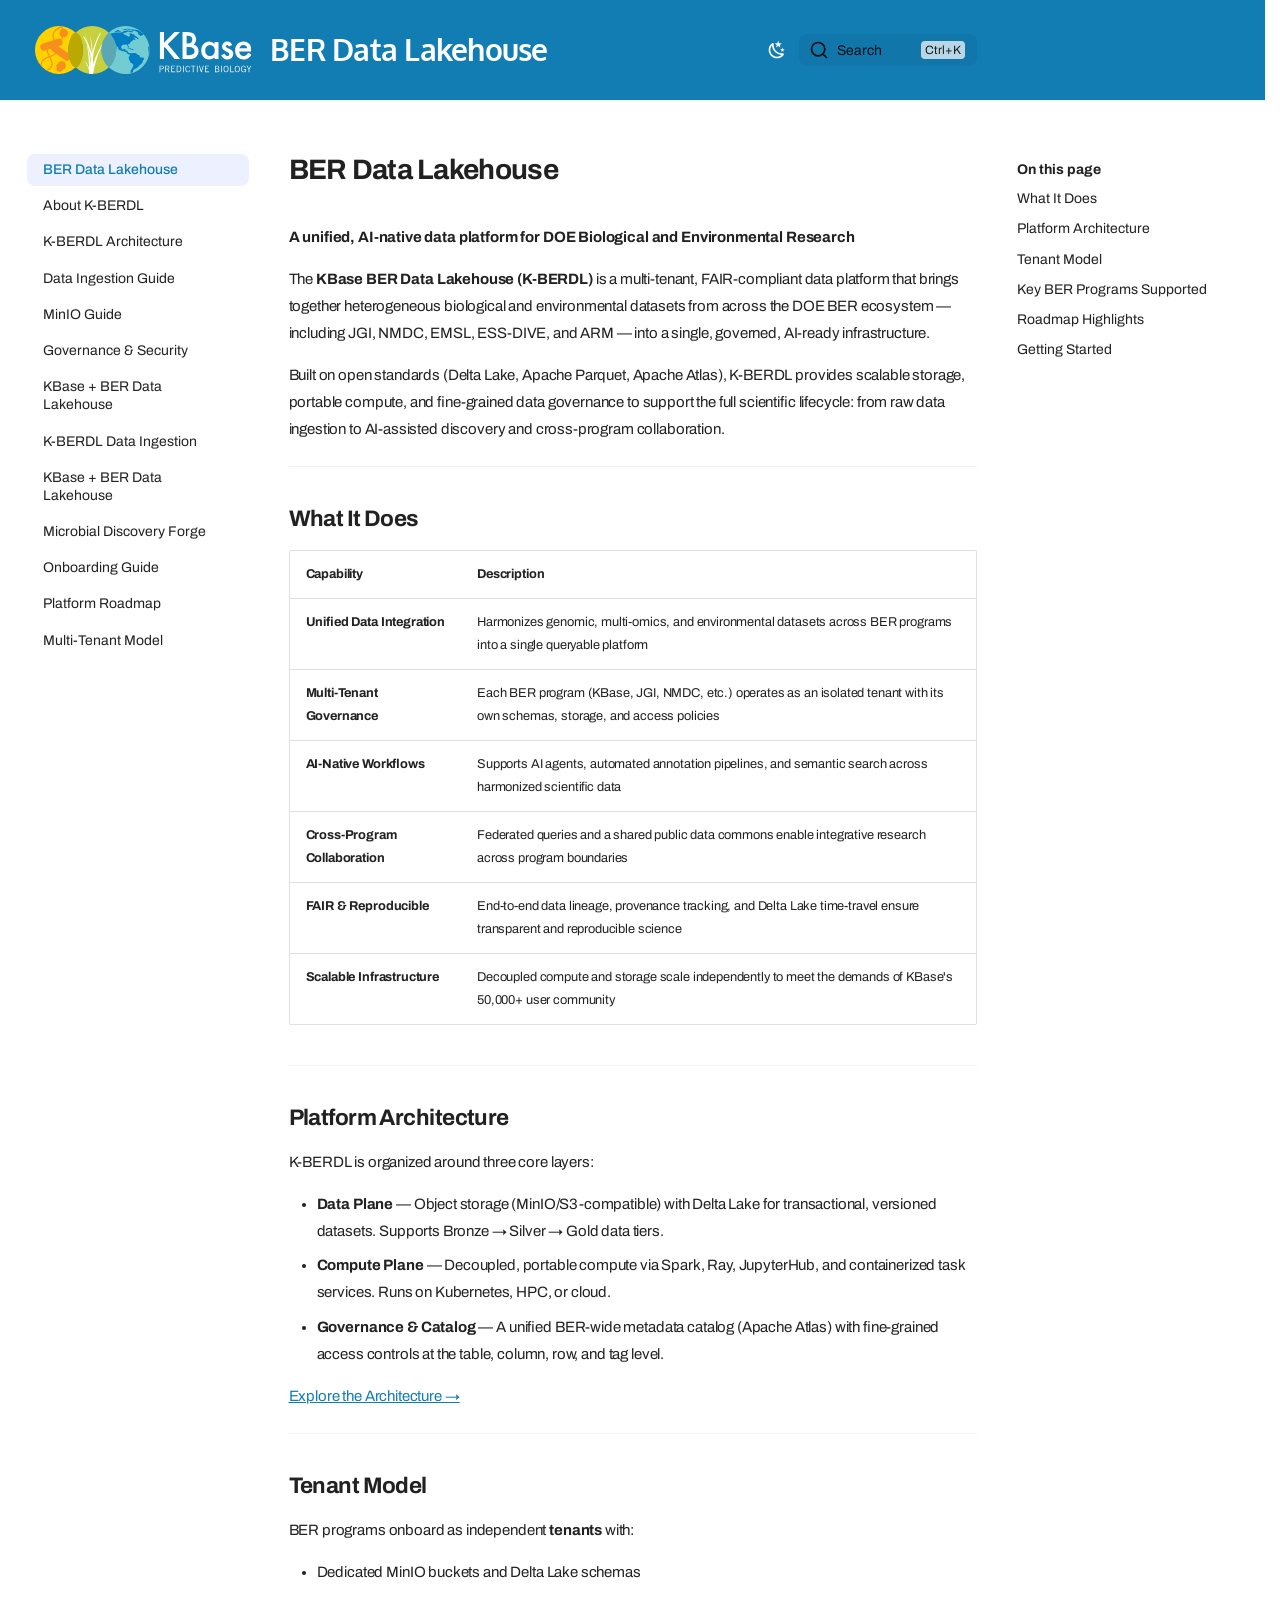
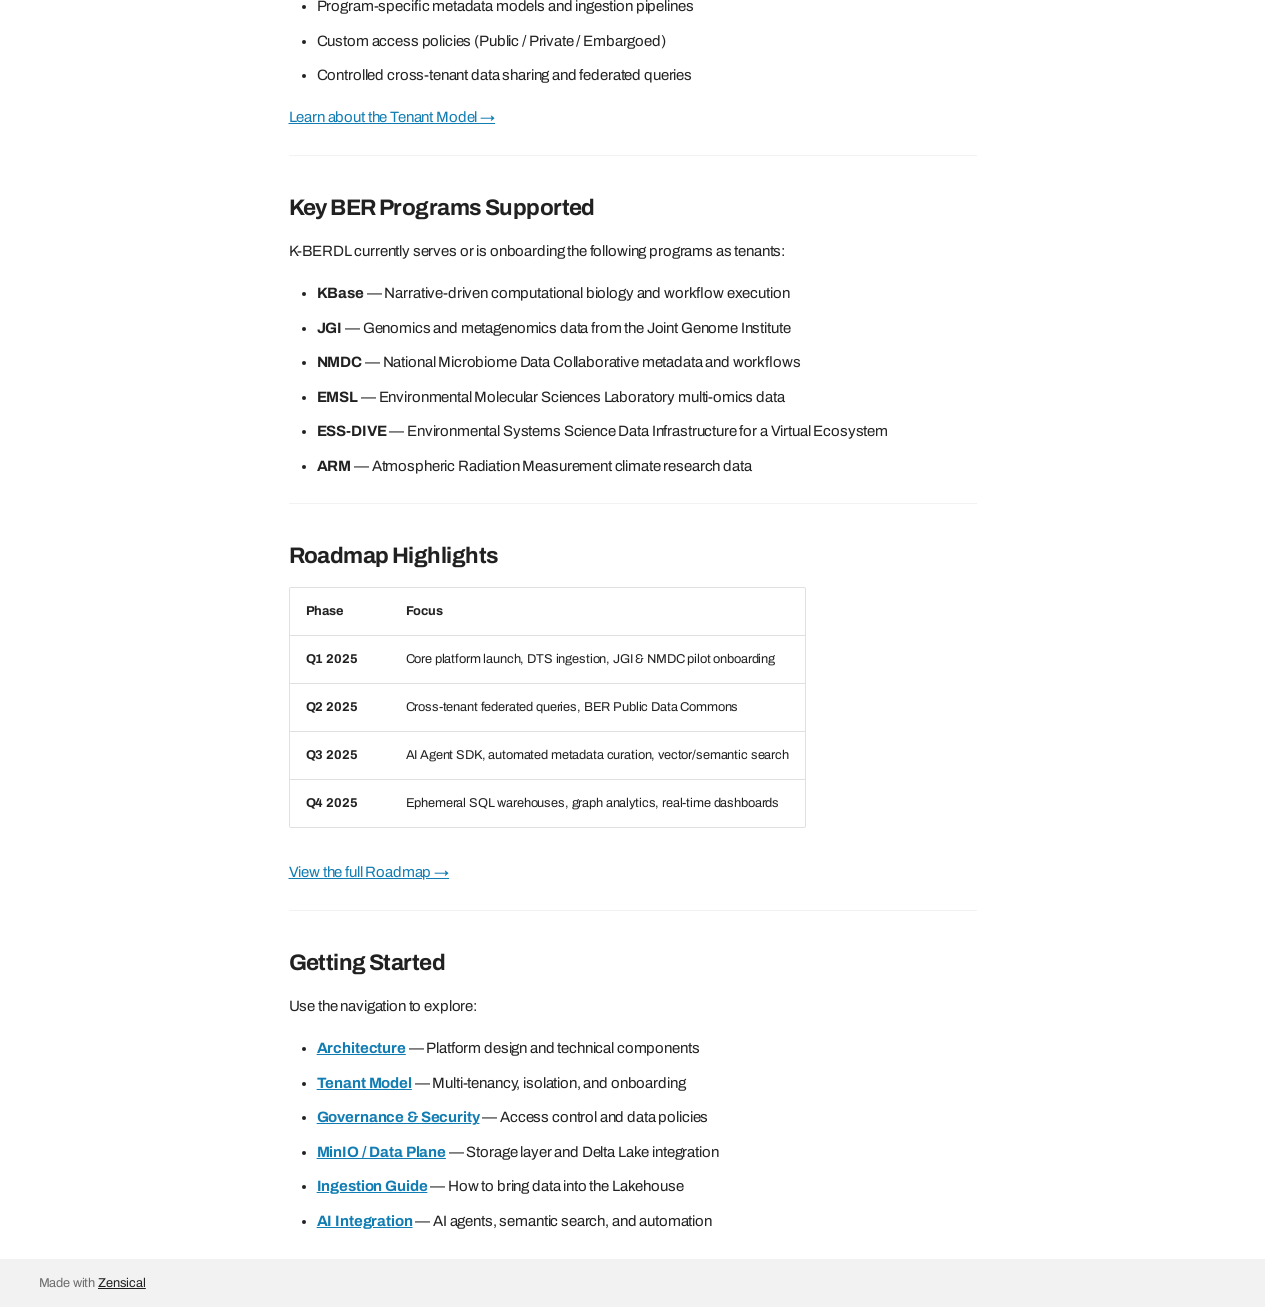
<file: index.html>
<!doctype html>
<html lang="en" class="no-js">
  <head>
    
      <meta charset="utf-8">
      <meta name="viewport" content="width=device-width,initial-scale=1">
      
        <meta name="description" content="Documentation for the KBase BER Data Lakehouse (K-BERDL) — a unified, AI-native data platform for DOE Biological and Environmental Research">
      
      
      
        <link rel="canonical" href="https://gazimahmud.github.io/kberdl-docs/">
      
      
      
        <link rel="next" href="./about/">
      
      
        
      
      
      <link rel="icon" href="./assets/favicon.png">
      <meta name="generator" content="zensical-0.0.26">
    
    
      
        <title>BER Data Lakehouse - BER Data Lakehouse</title>
      
    
    
      
        
      
      <link rel="stylesheet" href="./assets/stylesheets/modern/main.50057488.min.css">
      
        
          
        
        <link rel="stylesheet" href="./assets/stylesheets/modern/palette.dfe2e883.min.css">
      
      


    
    
      
    
    
      
        
        
        <link rel="preconnect" href="https://fonts.gstatic.com" crossorigin>
        <link rel="stylesheet" href="https://fonts.googleapis.com/css?family=Archivo:300,300i,400,400i,500,500i,700,700i%7CRoboto+Mono:400,400i,700,700i&display=fallback">
        <style>:root{--md-text-font:"Archivo";--md-code-font:"Roboto Mono"}</style>
      
    
    
      <link rel="stylesheet" href="./stylesheets/extra.css">
    
      <link rel="stylesheet" href="./stylesheets/fonts.css">
    
    <script>__md_scope=new URL(".",location),__md_hash=e=>[...e].reduce(((e,t)=>(e<<5)-e+t.charCodeAt(0)),0),__md_get=(e,t=localStorage,a=__md_scope)=>JSON.parse(t.getItem(a.pathname+"."+e)),__md_set=(e,t,a=localStorage,_=__md_scope)=>{try{a.setItem(_.pathname+"."+e,JSON.stringify(t))}catch(e){}},document.documentElement.setAttribute("data-platform",navigator.platform)</script>
    
      

    
    
  </head>
  
  
    
    
      
    
    
    
    
    <body dir="ltr" data-md-color-scheme="default" data-md-color-primary="custom" data-md-color-accent="custom">
  
    
    <input class="md-toggle" data-md-toggle="drawer" type="checkbox" id="__drawer" autocomplete="off">
    <input class="md-toggle" data-md-toggle="search" type="checkbox" id="__search" autocomplete="off">
    <label class="md-overlay" for="__drawer" aria-label="Navigation"></label>
    <div data-md-component="skip">
      
        
        <a href="#ber-data-lakehouse" class="md-skip">
          Skip to content
        </a>
      
    </div>
    <div data-md-component="announce">
      
    </div>
    
    
      

  

<header class="md-header md-header--shadow" data-md-component="header">
  <nav class="md-header__inner md-grid" aria-label="Header">
    <a href="" title="BER Data Lakehouse" class="md-header__button md-logo" aria-label="BER Data Lakehouse" data-md-component="logo">
      
  
  <?xml version="1.0" encoding="UTF-8"?> <svg xmlns="http://www.w3.org/2000/svg" xmlns:xlink="http://www.w3.org/1999/xlink" id="Layer_1" data-name="Layer 1" viewBox="0 0 364 80.69"><defs><style>.cls-1,.cls-7{fill:none;}.cls-2{fill:#72ccd2;}.cls-3{fill:#c7d13e;}.cls-4{fill:#ffd200;}.cls-5{fill:#ffffff;}.cls-6{clip-path:url(#clip-path);}.cls-7{stroke:#f78e1e;stroke-miterlimit:10;stroke-width:1.83px;}.cls-8{fill:#f78e1e;}.cls-9{clip-path:url(#clip-path-2);}.cls-10{fill:#ffffff;}.cls-11{clip-path:url(#clip-path-3);}.cls-12{fill:#007dc3;}.cls-13{fill:#bba800;}.cls-14{fill:#5ba8b4;}</style><clipPath id="clip-path"><path class="cls-1" d="M68.29,69.42a40.31,40.31,0,0,1,0-58.15h0a40.35,40.35,0,1,0,0,58.15Z"></path></clipPath><clipPath id="clip-path-2"><path class="cls-1" d="M111.8,40.34a40.22,40.22,0,0,1,12.39-29.07,40.29,40.29,0,0,0-55.9,0,40.29,40.29,0,0,1,0,58.15,40.29,40.29,0,0,0,55.9,0A40.23,40.23,0,0,1,111.8,40.34Z"></path></clipPath><clipPath id="clip-path-3"><path class="cls-1" d="M152.14,0a40.17,40.17,0,0,0-27.95,11.27,40.31,40.31,0,0,1,0,58.15A40.34,40.34,0,1,0,152.14,0Z"></path></clipPath></defs><path class="cls-2" d="M152.14,0a40.17,40.17,0,0,0-27.95,11.27,40.31,40.31,0,0,1,0,58.15A40.34,40.34,0,1,0,152.14,0Z"></path><path class="cls-3" d="M111.8,40.34a40.22,40.22,0,0,1,12.39-29.07,40.29,40.29,0,0,0-55.9,0,40.29,40.29,0,0,1,0,58.15,40.29,40.29,0,0,0,55.9,0A40.23,40.23,0,0,1,111.8,40.34Z"></path><path class="cls-4" d="M68.29,69.42a40.31,40.31,0,0,1,0-58.15h0a40.35,40.35,0,1,0,0,58.15Z"></path><path class="cls-5" d="M216.9,28.19l17.69-18.13h9.16L223.2,30.64l20.66,24.87h-9.18L218.31,35.29,216.9,36.7V55.51H210V10.06h6.86Z"></path><path class="cls-5" d="M248,55.51V10.06h6.83a29.46,29.46,0,0,1,7.27.71,10.94,10.94,0,0,1,4.62,2.38,12.5,12.5,0,0,1,3,4.33,13,13,0,0,1,1.15,5.3,10.74,10.74,0,0,1-3.74,8.27,11,11,0,0,1,5.71,4.33A12.21,12.21,0,0,1,275,42.5a12.12,12.12,0,0,1-3.77,9,12.4,12.4,0,0,1-5.09,3.15,29.58,29.58,0,0,1-7.74.85Zm6.85-25.93H257q3.83,0,5.61-1.7a6.54,6.54,0,0,0,1.78-5A6.29,6.29,0,0,0,262.56,18a7.62,7.62,0,0,0-5.3-1.66h-2.42Zm0,19.49h4.24q4.65,0,6.83-1.83a6.3,6.3,0,0,0,2.3-5,6.41,6.41,0,0,0-2.21-5q-2.14-2-7.68-2h-3.48Z"></path><path class="cls-5" d="M301.81,26.84h6.65V55.51h-6.65v-3A12.71,12.71,0,0,1,283.18,52a16,16,0,0,1-3.86-10.95,15.52,15.52,0,0,1,3.86-10.75,12.45,12.45,0,0,1,9.65-4.3,12.19,12.19,0,0,1,9,4.13ZM286.09,41.09a10,10,0,0,0,2.21,6.71A7.23,7.23,0,0,0,294,50.42,7.6,7.6,0,0,0,300,47.89a9.83,9.83,0,0,0,2.26-6.66A9.82,9.82,0,0,0,300,34.58,7.49,7.49,0,0,0,294.07,32a7.3,7.3,0,0,0-5.71,2.59A9.57,9.57,0,0,0,286.09,41.09Z"></path><path class="cls-5" d="M331.52,31.73l-5.47,2.91c-.87-1.75-1.94-2.62-3.21-2.62a2.21,2.21,0,0,0-1.56.6,2,2,0,0,0-.65,1.55c0,1.09,1.27,2.18,3.83,3.26q5.27,2.26,7.09,4.18a7.1,7.1,0,0,1,1.83,5.14,9,9,0,0,1-3.06,6.94,10.48,10.48,0,0,1-7.19,2.65q-7.22,0-10.21-7l5.65-2.62a12.26,12.26,0,0,0,1.79,2.62,4.1,4.1,0,0,0,2.89,1.12c2.24,0,3.35-1,3.35-3.06,0-1.18-.86-2.28-2.59-3.3-.66-.33-1.33-.66-2-1l-2-1a12.4,12.4,0,0,1-4.06-2.83,7,7,0,0,1-1.5-4.62A8.17,8.17,0,0,1,317,28.49,9,9,0,0,1,323.34,26Q328.85,26,331.52,31.73Z"></path><path class="cls-5" d="M363.73,42.74H343.19a8.69,8.69,0,0,0,2.29,5.62,7,7,0,0,0,5.21,2.06,6.77,6.77,0,0,0,4.1-1.18,17,17,0,0,0,3.62-4.36L364,48a22.2,22.2,0,0,1-2.74,3.78,14.57,14.57,0,0,1-3.09,2.59,12.44,12.44,0,0,1-3.56,1.49,17.58,17.58,0,0,1-4.15.47,13.55,13.55,0,0,1-10.31-4.12q-3.88-4.15-3.88-11t3.77-11A13,13,0,0,1,350.1,26q6.33,0,10,4t3.65,11.1Zm-6.8-5.42c-.92-3.53-3.14-5.3-6.68-5.3a6.7,6.7,0,0,0-2.26.37,6.38,6.38,0,0,0-1.93,1.06,6.59,6.59,0,0,0-1.49,1.66,7.6,7.6,0,0,0-.94,2.21Z"></path><g class="cls-6"><path class="cls-7" d="M42-12.65C39.75-7.48,45.6,2.79,47,8.1,49.12,16.31,47.35,22,39,25.29c-6.6,2.59-16.2,4.15-18.2,12.12-2.24,8.94,6.64,16.08,7.84,24.29C31.22,79.11.12,76-5.7,87.76"></path><path class="cls-7" d="M55.61-7.29C53.75-2,42.47,1.55,37.83,4.5c-7.16,4.55-9.76,9.94-5.9,18C35,28.89,41,36.57,37,43.76,32.53,51.84,21.17,51,14.7,56.19,1,67.21,25.87,86.11,22.1,98.7"></path><path class="cls-8" d="M16.88,41a6.15,6.15,0,0,1-7.74-4h0a6.16,6.16,0,0,1,4-7.74l25.08-8a6.17,6.17,0,0,1,7.74,4h0A6.17,6.17,0,0,1,42,33Z"></path><path class="cls-8" d="M29,41.89a6.16,6.16,0,0,1-1.52-8.58h0A6.17,6.17,0,0,1,36.1,31.8L57.67,46.89a6.15,6.15,0,0,1,1.52,8.57h0A6.16,6.16,0,0,1,50.61,57Z"></path><circle class="cls-8" cx="41.52" cy="71.59" r="5.33"></circle><path class="cls-8" d="M40.81,66.81a2.6,2.6,0,1,1-2.6-2.6A2.59,2.59,0,0,1,40.81,66.81Z"></path><circle class="cls-8" cx="45.01" cy="66.26" r="6.8"></circle><path class="cls-8" d="M46.31,18.81a7.11,7.11,0,1,1,8.76-4.95A7.12,7.12,0,0,1,46.31,18.81Z"></path></g><g class="cls-9"><path class="cls-10" d="M93.29,94.56A64.48,64.48,0,0,0,98.55,69.2C98.54,43,84,16.83,80.7,17.39,96.51,43.45,96,67.13,92.53,94.23"></path><path class="cls-10" d="M92.83,94.11a31.12,31.12,0,0,0,1-11.64c-1.21-11.86-8.43-23.26-9.77-22.9,7.74,11.3,8.59,22.23,8.4,34.61"></path><path class="cls-10" d="M92.46,94.49c.27-12.18,4.79-29.37,7.78-37.5,2.78-7.81,16.13-34,17.11-33.35C99,57.37,94.89,93,95.55,95"></path><path class="cls-10" d="M93.7,94a115.74,115.74,0,0,1-.79-29c2.93-28.95,15.84-55.3,18-54.1-13.76,26-16.06,52.27-16.69,82.88"></path><path class="cls-10" d="M93.09,94.52c1.18-13.53,0-33.35-1.16-42.89-1-9.13-7.28-40.47-8-40,8.85,40.62,7.68,80.74,7,82.81"></path><path class="cls-10" d="M92.17,94.45c1.18-13.53,3.68-29.75,3.68-40.52,0-14.54-3.16-38.36-2.91-38.55,8.85,40.62,1.53,77.09.86,79.15"></path></g><g class="cls-11"><path class="cls-12" d="M160.43,61.15c1,.79,2.15.63,3.21,1.72.66.68,2,2.44,1.93,3.41,0,.63-.84,1.25-1.08,1.84s-.19,1.39-.47,2.1c-.49,1.24-1.68,2.1-2.22,3.24a11.26,11.26,0,0,0-1.2,3.76c-.16,1.79.54,2.07,2.4,1.49s1.74-1.55,1.88-2.87a.5.5,0,0,1-.32,0c-.27-2.3,4.78-4.4,6.42-5.31,2.62-1.47,3.67-3.89,5.9-5.56,1.23-.92,2.47-1.43,3.34-2.81s.66-2.84,1.37-4.24c.46-.92,2.07-2.17,2.09-3.08,0-1.47-2.58-1.88-3.76-2-2.16-.33-3.25.85-3.76-1.71s-1-2.13-3.42-3c-1.68-.55-2.89-2.32-4.44-2.7a13,13,0,0,0-2.57,0c-.72,0-1.78-.68-1.56.87-.44-.14-.82-.77-1.17-.84a10.4,10.4,0,0,0-2,.14,14.07,14.07,0,0,1-3.8-.64c-2.06-.58-.84-1.21-1.7-2.75-.61-1.08-2.6-1.6-3.74-1.55.1-1.13.39-2.54-1.22-2.54-1.12,0-2,1.88-3.21,1.5-1-.29-2.13-2.52-2.3-3.38a4.52,4.52,0,0,1,1.23-3.94c1-.88,2.66-.8,3.94-.85,1,0,3-.55,3.76-.35,1.54.4,1.05,1.87,1.66,3a4.07,4.07,0,0,0,2.75,2c.38-1.39-1.62-2.59-2-3.92-.44-1.66.44-1.32,1.88-2s1.18-1.33,1.83-2.6,3-1.61,3.28-2.71c1.57-.13,1.51-2,3.2-2.06.18,1.63,2.93.43,2.9-.68-1.66.07-2.42-.17-2.05-1.88-.66,0-1.35,0-2-.06,1.39-2,4.14.78,5.77-.6a4,4,0,0,1-.46,1.62,9,9,0,0,0,3.71.87c.19-1-.35-1.3-1-1.91-.25-.26-.79-.1-1-.33s-.25-.73-.5-1c-1.21-1.26-1.94-1.2-3.47-2s-.94-2.33-2.56-2.78c-.67-.19-1.15.27-1.75,0s-1.2-1-1.8-1.28c-.93-.47-3.34-1.33-3.81,0-.26.77.63,1.27.86,1.85.44,1.09.43.65,0,1.63-.51,1.3-1.38,2.27-2.81,1.54-1.59-.82-2.71-2-4.58-2.58-2.33-.79-6-2.82-1.7-3.79a22.09,22.09,0,0,0,3.8-.82c.53-.23.78-.85,1.49-1.11a6.76,6.76,0,0,1,2.54-.1c.47,1.23,3,1.12,4.13,1.13,2.11,0,3.59-1.34.68-2.06-2.7-.67-6.31-1.38-9.05-1-.71.11-1.3.43-2.05.51s-1.85-.24-2.56.18-.41.85-1,1.53c-.82.89-1.67.81-2.75,1-4.09.8-8.13-.61-12.1.73-2.55.86-5.86.58-7.76,2.3-1.07,1-1.88,2.12-3,3-.94.74-1.75,3.55-1.75,3.55,1.37-2,4-1.79,6.13-1.68.29,1.14,1,1,1.73,1.56s1,1.31,1.68,1.69c-.64,2.67.21,7.29,2.3,9.37,1.48,1.48,2.33,1.3,3,3.25.5,1.41,1.15,3.38,2.29,4.3.31-1.37-.51-2-1.14-3.07a11.11,11.11,0,0,1-1-3.22c.67,1.4,2.09,1.93,3.12,3,1.25,1.32.59,2.75,1.51,4.1s2.9,1.06,4.26,1.76c.69.35,1,1,1.71,1.16s1.62-.46,2.37-.49c1,1.67,3.1,1,4.47,1.84s1.27,3.87,3.73,3.46c.41,1.21,1.75.43,2.57.16.22,2.67-1.26,3.14-2.16,5.28C157,54.07,159.93,60.77,160.43,61.15Z"></path><path class="cls-12" d="M133.46,9.68c-.44.26-1.3.84-1.39,1.39,1.36-.2,2.4-1.52,3.94-1.31a4.35,4.35,0,0,0,1.87.05,5.4,5.4,0,0,1,2.08,0c.73.08,1.39-.23,2.07-.06s1.22.44,1.82.11c1-.55-.23-.86-.51-1.25-.12-.17-.09-.49-.24-.6a1.5,1.5,0,0,0-.84,0,8.73,8.73,0,0,0-1.56.54,16.05,16.05,0,0,1-2.44.59c0-.74,2.23-1.12,2.78-1.24.77-.17,1.09-.5.07-.56,0-.72-.32-1-1.1-.84a26.24,26.24,0,0,0-3.62,1.4,5.62,5.62,0,0,0-2.19,1.44,4.16,4.16,0,0,1-1.39.86"></path><path class="cls-12" d="M162,6.73a.94.94,0,0,1,1.16.36c.21.33.17.52.57.69a2.53,2.53,0,0,0,1.06.1c1.61,0,3.38-.06,4.84.8a14.6,14.6,0,0,1,1.63,1.05,4.41,4.41,0,0,0,.71.54,12.36,12.36,0,0,1,1.23.54,1.75,1.75,0,0,1,.53,1.52c-.15.3-.78.26-1.15.25-.22.81,1.74,1.68,2.2,2a13.52,13.52,0,0,1,2.29,1.9c.72.69,1,.54,1.59-.24.46-.61.8-.91,1.57-.8s1,.14,1.53-.4c.32-.35.9-.83.72-1.35-.12-.35-.65-.62-.93-.85-.55-.47-1.09-1-1.63-1.45a18.4,18.4,0,0,0-4.36-2.82c-1-.5-1.95-1.27-3-1.71a11.13,11.13,0,0,0-3.82-.5,8.11,8.11,0,0,1-2.91-.68,18.29,18.29,0,0,0-2.6-.38,15.44,15.44,0,0,0-3.84-.43c-1.51,0-3.05-.23-4.56-.16a10.83,10.83,0,0,0-1.68.41,11.93,11.93,0,0,1-1.79.09,4.93,4.93,0,0,0-2.1.27c-.25.16-.28.44-.56.6s-1.63,0-1.63.53c.67,0,1.32-.35,2-.25a3.76,3.76,0,0,0,1.84.15,10,10,0,0,1,2.2-.55c.79,0,1.61-.1,2.39-.1s1.61.22,2.42.25a7.82,7.82,0,0,0,1.28,0,6.89,6.89,0,0,1,1.25-.24c.38,0,.31.16.64.35a2.52,2.52,0,0,0,1.36.2c.61,0,.93,0,.74.65"></path><path class="cls-12" d="M190.25,35c-.33.26-.05,1-.16,1.42-.23.78.38,1.22.38,2a21.26,21.26,0,0,0,.15,2.26c.11,1,.7,1.89.41,2.84-.21.68.22,1.23.25,2a1.75,1.75,0,0,0,.19,1c.05.07.49.36.6.31.37-.14.35-1.37.39-1.7.26-2,1-4.06,1-6.13,0-1.16-.56-1.61-1-2.6a13.58,13.58,0,0,0-1.26-1.63"></path><path class="cls-12" d="M155.78,36.83c-.26-.2-1.57,1,0,.51a3.51,3.51,0,0,1,2.22.3c.46.19,1.79.24,2,.74.09.17-.12.46,0,.6s1.05.21,1.29.1.62-.54.55-.84-.66-.41-.94-.52c-.6-.22-1.11-.81-1.72-.92-.3-.06-.58.1-.85.08s-.75-.27-1.18-.3a6.34,6.34,0,0,0-1.25-.15c-.27.09-.26.25-.4.45"></path><path class="cls-12" d="M159.62,39.73c-.08-.07-.12-.13-.24-.09-.14.64,1,.81,1,.24,0-.33-.82-.43-1-.25"></path><path class="cls-12" d="M163.46,38.18c-.16.12-.52.32-.6.51-.16.45.19.18.24.49.11.59-.74.2-.82.61-.16.7,1.17.24,1.33.25.51,0,.6.41,1.25.13.23-.1.28-.21.55-.24s.4.1.49,0c.58-.43-.59-.91-.83-1a4,4,0,0,0-1-.5c-.14,0-.35,0-.5-.09s-.13-.26-.4-.11"></path></g><path class="cls-2" d="M111.79,40.39a40.2,40.2,0,0,0,12.4,29.08,40.32,40.32,0,0,0,0-58.16A40.2,40.2,0,0,0,111.79,40.39Z"></path><ellipse class="cls-13" cx="68.29" cy="40.39" rx="12.4" ry="29.08"></ellipse><path class="cls-14" d="M111.79,40.39a40.2,40.2,0,0,0,12.4,29.08,40.32,40.32,0,0,0,0-58.16A40.2,40.2,0,0,0,111.79,40.39Z"></path><path class="cls-10" d="M209.46,77.62V66.85h3.76c2.3,0,3.3,1.31,3.3,3s-1.24,3-4,3h-1.91v4.8Zm1.19-5.82h2c2,0,2.64-.68,2.64-2s-.76-2-2.37-2h-2.3Z"></path><path class="cls-10" d="M218.91,77.62V66.85h3.46c2.33,0,3.6,1,3.6,2.83a2.8,2.8,0,0,1-2.15,2.81l2.28,5.13h-1.3l-2.17-4.89H220.1v4.89Zm1.19-5.91h2.17c1.64,0,2.51-.61,2.51-2s-1-1.88-2.53-1.88H220.1Z"></path><path class="cls-10" d="M235.44,66.85v1h-5.26v3.61h3.74v1h-3.74v4.12h5.56v1H229V66.85Z"></path><path class="cls-10" d="M238.22,66.85h2.9c2.92,0,4.86,1.85,4.86,5.38,0,3.17-1.7,5.39-4.92,5.39h-2.84Zm1.2,9.76H241c2.47,0,3.76-1.48,3.76-4.38,0-3.14-1.49-4.37-3.7-4.37h-1.67Z"></path><path class="cls-10" d="M250,66.85V77.62h-1.2V66.85Z"></path><path class="cls-10" d="M260.71,74.4c-.48,2-1.58,3.37-3.79,3.37-2.42,0-4.12-1.76-4.12-5.54,0-3.5,1.52-5.53,4.12-5.53,2,0,3.16,1.16,3.64,3.13l-1.1.33c-.39-1.52-1.08-2.45-2.69-2.45S254,69.15,254,72.23s1.23,4.53,3,4.53,2.3-1.26,2.62-2.57Z"></path><path class="cls-10" d="M266.5,67.86v9.76h-1.19V67.86h-3.23v-1h7.64v1Z"></path><path class="cls-10" d="M273.38,66.85V77.62h-1.19V66.85Z"></path><path class="cls-10" d="M275.81,66.85H277l2.66,8.83h0l2.67-8.83h1.21l-3.35,10.77h-1.09Z"></path><path class="cls-10" d="M292.32,66.85v1h-5.27v3.61h3.75v1h-3.75v4.12h5.57v1h-6.76V66.85Z"></path><path class="cls-10" d="M302.61,66.85h4a2.73,2.73,0,0,1,3,2.65A2.41,2.41,0,0,1,307.77,72v0a2.74,2.74,0,0,1,2.08,2.72c0,1.61-1,2.89-3.91,2.89h-3.34Zm1.19,4.62h2.09c1.8,0,2.51-.92,2.51-1.83,0-1.21-.66-1.78-2-1.78H303.8Zm0,5.14H306c1.76,0,2.62-.6,2.62-1.94s-1.1-2.18-2.8-2.18H303.8Z"></path><path class="cls-10" d="M314.08,66.85V77.62h-1.2V66.85Z"></path><path class="cls-10" d="M321.18,66.7c2.64,0,4.21,1.94,4.21,5.53s-1.57,5.54-4.21,5.54S317,75.83,317,72.23,318.54,66.7,321.18,66.7Zm0,10.06c1.89,0,3-1.47,3-4.53s-1.12-4.52-3-4.52-3,1.47-3,4.52S319.28,76.76,321.18,76.76Z"></path><path class="cls-10" d="M328.15,77.62V66.85h1.19v9.76h5.1v1Z"></path><path class="cls-10" d="M340,66.7c2.64,0,4.21,1.94,4.21,5.53s-1.57,5.54-4.21,5.54-4.21-1.94-4.21-5.54S337.35,66.7,340,66.7Zm0,10.06c1.9,0,3-1.47,3-4.53s-1.11-4.52-3-4.52-3,1.47-3,4.52S338.09,76.76,340,76.76Z"></path><path class="cls-10" d="M354.34,72.44v5.18h-1v-1h0a3.43,3.43,0,0,1-2.82,1.13c-2.45,0-4.21-1.76-4.21-5.54s1.76-5.53,4.21-5.53c1.82,0,3.22.86,3.88,3.16l-1.14.23c-.53-1.72-1.43-2.38-2.68-2.38-1.59,0-3.08,1.08-3.08,4.52s1.49,4.53,3.08,4.53a2.31,2.31,0,0,0,2.58-2.39v-.91h-2.43v-1Z"></path><path class="cls-10" d="M359.12,73.08l-3.31-6.23h1.32l2.59,4.94,2.6-4.94h1.31l-3.31,6.23v4.54h-1.2Z"></path></svg> 

    </a>
    <label class="md-header__button md-icon" for="__drawer" aria-label="Navigation">
      
      <svg xmlns="http://www.w3.org/2000/svg" fill="none" stroke="currentColor" stroke-linecap="round" stroke-linejoin="round" stroke-width="2" class="lucide lucide-menu" viewBox="0 0 24 24"><path d="M4 5h16M4 12h16M4 19h16"/></svg>
    </label>
    <div class="md-header__title" data-md-component="header-title">
      <div class="md-header__ellipsis">
        <div class="md-header__topic">
          <span class="md-ellipsis">
            BER Data Lakehouse
          </span>
        </div>
        <div class="md-header__topic" data-md-component="header-topic">
          <span class="md-ellipsis">
            
              BER Data Lakehouse
            
          </span>
        </div>
      </div>
    </div>
    
      
        <form class="md-header__option" data-md-component="palette">
  
    
    
    
    <input class="md-option" data-md-color-media="none" data-md-color-scheme="default" data-md-color-primary="custom" data-md-color-accent="custom"  aria-label="Switch to dark mode"  type="radio" name="__palette" id="__palette_0">
    
      <label class="md-header__button md-icon" title="Switch to dark mode" for="__palette_1" hidden>
        <svg xmlns="http://www.w3.org/2000/svg" viewBox="0 0 24 24"><path d="m17.75 4.09-2.53 1.94.91 3.06-2.63-1.81-2.63 1.81.91-3.06-2.53-1.94L12.44 4l1.06-3 1.06 3zm3.5 6.91-1.64 1.25.59 1.98-1.7-1.17-1.7 1.17.59-1.98L15.75 11l2.06-.05L18.5 9l.69 1.95zm-2.28 4.95c.83-.08 1.72 1.1 1.19 1.85-.32.45-.66.87-1.08 1.27C15.17 23 8.84 23 4.94 19.07c-3.91-3.9-3.91-10.24 0-14.14.4-.4.82-.76 1.27-1.08.75-.53 1.93.36 1.85 1.19-.27 2.86.69 5.83 2.89 8.02a9.96 9.96 0 0 0 8.02 2.89m-1.64 2.02a12.08 12.08 0 0 1-7.8-3.47c-2.17-2.19-3.33-5-3.49-7.82-2.81 3.14-2.7 7.96.31 10.98 3.02 3.01 7.84 3.12 10.98.31"/></svg>
      </label>
    
  
    
    
    
    <input class="md-option" data-md-color-media="none" data-md-color-scheme="slate" data-md-color-primary="custom" data-md-color-accent="custom"  aria-label="Switch to light mode"  type="radio" name="__palette" id="__palette_1">
    
      <label class="md-header__button md-icon" title="Switch to light mode" for="__palette_0" hidden>
        <svg xmlns="http://www.w3.org/2000/svg" viewBox="0 0 24 24"><path d="M12 7a5 5 0 0 1 5 5 5 5 0 0 1-5 5 5 5 0 0 1-5-5 5 5 0 0 1 5-5m0 2a3 3 0 0 0-3 3 3 3 0 0 0 3 3 3 3 0 0 0 3-3 3 3 0 0 0-3-3m0-7 2.39 3.42C13.65 5.15 12.84 5 12 5s-1.65.15-2.39.42zM3.34 7l4.16-.35A7.2 7.2 0 0 0 5.94 8.5c-.44.74-.69 1.5-.83 2.29zm.02 10 1.76-3.77a7.131 7.131 0 0 0 2.38 4.14zM20.65 7l-1.77 3.79a7.02 7.02 0 0 0-2.38-4.15zm-.01 10-4.14.36c.59-.51 1.12-1.14 1.54-1.86.42-.73.69-1.5.83-2.29zM12 22l-2.41-3.44c.74.27 1.55.44 2.41.44.82 0 1.63-.17 2.37-.44z"/></svg>
      </label>
    
  
</form>
      
    
    
      <script>var palette=__md_get("__palette");if(palette&&palette.color){if("(prefers-color-scheme)"===palette.color.media){var media=matchMedia("(prefers-color-scheme: light)"),input=document.querySelector(media.matches?"[data-md-color-media='(prefers-color-scheme: light)']":"[data-md-color-media='(prefers-color-scheme: dark)']");palette.color.media=input.getAttribute("data-md-color-media"),palette.color.scheme=input.getAttribute("data-md-color-scheme"),palette.color.primary=input.getAttribute("data-md-color-primary"),palette.color.accent=input.getAttribute("data-md-color-accent")}for(var[key,value]of Object.entries(palette.color))document.body.setAttribute("data-md-color-"+key,value)}</script>
    
    
    
      
      
        <label class="md-header__button md-icon" for="__search" aria-label="Search">
          
          <svg xmlns="http://www.w3.org/2000/svg" fill="none" stroke="currentColor" stroke-linecap="round" stroke-linejoin="round" stroke-width="2" class="lucide lucide-search" viewBox="0 0 24 24"><path d="m21 21-4.34-4.34"/><circle cx="11" cy="11" r="8"/></svg>
        </label>
        <div class="md-search" data-md-component="search" role="dialog" aria-label="Search">
  <button type="button" class="md-search__button">
    Search
  </button>
</div>
      
    
    <div class="md-header__source">
      
    </div>
  </nav>
  
</header>
    
    <div class="md-container" data-md-component="container">
      
      
        
          
        
      
      <main class="md-main" data-md-component="main">
        <div class="md-main__inner md-grid">
          
            
              
              <div class="md-sidebar md-sidebar--primary" data-md-component="sidebar" data-md-type="navigation" >
                <div class="md-sidebar__scrollwrap">
                  <div class="md-sidebar__inner">
                    



<nav class="md-nav md-nav--primary" aria-label="Navigation" data-md-level="0">
  <label class="md-nav__title" for="__drawer">
    <a href="" title="BER Data Lakehouse" class="md-nav__button md-logo" aria-label="BER Data Lakehouse" data-md-component="logo">
      
  
  <?xml version="1.0" encoding="UTF-8"?> <svg xmlns="http://www.w3.org/2000/svg" xmlns:xlink="http://www.w3.org/1999/xlink" id="Layer_1" data-name="Layer 1" viewBox="0 0 364 80.69"><defs><style>.cls-1,.cls-7{fill:none;}.cls-2{fill:#72ccd2;}.cls-3{fill:#c7d13e;}.cls-4{fill:#ffd200;}.cls-5{fill:#ffffff;}.cls-6{clip-path:url(#clip-path);}.cls-7{stroke:#f78e1e;stroke-miterlimit:10;stroke-width:1.83px;}.cls-8{fill:#f78e1e;}.cls-9{clip-path:url(#clip-path-2);}.cls-10{fill:#ffffff;}.cls-11{clip-path:url(#clip-path-3);}.cls-12{fill:#007dc3;}.cls-13{fill:#bba800;}.cls-14{fill:#5ba8b4;}</style><clipPath id="clip-path"><path class="cls-1" d="M68.29,69.42a40.31,40.31,0,0,1,0-58.15h0a40.35,40.35,0,1,0,0,58.15Z"></path></clipPath><clipPath id="clip-path-2"><path class="cls-1" d="M111.8,40.34a40.22,40.22,0,0,1,12.39-29.07,40.29,40.29,0,0,0-55.9,0,40.29,40.29,0,0,1,0,58.15,40.29,40.29,0,0,0,55.9,0A40.23,40.23,0,0,1,111.8,40.34Z"></path></clipPath><clipPath id="clip-path-3"><path class="cls-1" d="M152.14,0a40.17,40.17,0,0,0-27.95,11.27,40.31,40.31,0,0,1,0,58.15A40.34,40.34,0,1,0,152.14,0Z"></path></clipPath></defs><path class="cls-2" d="M152.14,0a40.17,40.17,0,0,0-27.95,11.27,40.31,40.31,0,0,1,0,58.15A40.34,40.34,0,1,0,152.14,0Z"></path><path class="cls-3" d="M111.8,40.34a40.22,40.22,0,0,1,12.39-29.07,40.29,40.29,0,0,0-55.9,0,40.29,40.29,0,0,1,0,58.15,40.29,40.29,0,0,0,55.9,0A40.23,40.23,0,0,1,111.8,40.34Z"></path><path class="cls-4" d="M68.29,69.42a40.31,40.31,0,0,1,0-58.15h0a40.35,40.35,0,1,0,0,58.15Z"></path><path class="cls-5" d="M216.9,28.19l17.69-18.13h9.16L223.2,30.64l20.66,24.87h-9.18L218.31,35.29,216.9,36.7V55.51H210V10.06h6.86Z"></path><path class="cls-5" d="M248,55.51V10.06h6.83a29.46,29.46,0,0,1,7.27.71,10.94,10.94,0,0,1,4.62,2.38,12.5,12.5,0,0,1,3,4.33,13,13,0,0,1,1.15,5.3,10.74,10.74,0,0,1-3.74,8.27,11,11,0,0,1,5.71,4.33A12.21,12.21,0,0,1,275,42.5a12.12,12.12,0,0,1-3.77,9,12.4,12.4,0,0,1-5.09,3.15,29.58,29.58,0,0,1-7.74.85Zm6.85-25.93H257q3.83,0,5.61-1.7a6.54,6.54,0,0,0,1.78-5A6.29,6.29,0,0,0,262.56,18a7.62,7.62,0,0,0-5.3-1.66h-2.42Zm0,19.49h4.24q4.65,0,6.83-1.83a6.3,6.3,0,0,0,2.3-5,6.41,6.41,0,0,0-2.21-5q-2.14-2-7.68-2h-3.48Z"></path><path class="cls-5" d="M301.81,26.84h6.65V55.51h-6.65v-3A12.71,12.71,0,0,1,283.18,52a16,16,0,0,1-3.86-10.95,15.52,15.52,0,0,1,3.86-10.75,12.45,12.45,0,0,1,9.65-4.3,12.19,12.19,0,0,1,9,4.13ZM286.09,41.09a10,10,0,0,0,2.21,6.71A7.23,7.23,0,0,0,294,50.42,7.6,7.6,0,0,0,300,47.89a9.83,9.83,0,0,0,2.26-6.66A9.82,9.82,0,0,0,300,34.58,7.49,7.49,0,0,0,294.07,32a7.3,7.3,0,0,0-5.71,2.59A9.57,9.57,0,0,0,286.09,41.09Z"></path><path class="cls-5" d="M331.52,31.73l-5.47,2.91c-.87-1.75-1.94-2.62-3.21-2.62a2.21,2.21,0,0,0-1.56.6,2,2,0,0,0-.65,1.55c0,1.09,1.27,2.18,3.83,3.26q5.27,2.26,7.09,4.18a7.1,7.1,0,0,1,1.83,5.14,9,9,0,0,1-3.06,6.94,10.48,10.48,0,0,1-7.19,2.65q-7.22,0-10.21-7l5.65-2.62a12.26,12.26,0,0,0,1.79,2.62,4.1,4.1,0,0,0,2.89,1.12c2.24,0,3.35-1,3.35-3.06,0-1.18-.86-2.28-2.59-3.3-.66-.33-1.33-.66-2-1l-2-1a12.4,12.4,0,0,1-4.06-2.83,7,7,0,0,1-1.5-4.62A8.17,8.17,0,0,1,317,28.49,9,9,0,0,1,323.34,26Q328.85,26,331.52,31.73Z"></path><path class="cls-5" d="M363.73,42.74H343.19a8.69,8.69,0,0,0,2.29,5.62,7,7,0,0,0,5.21,2.06,6.77,6.77,0,0,0,4.1-1.18,17,17,0,0,0,3.62-4.36L364,48a22.2,22.2,0,0,1-2.74,3.78,14.57,14.57,0,0,1-3.09,2.59,12.44,12.44,0,0,1-3.56,1.49,17.58,17.58,0,0,1-4.15.47,13.55,13.55,0,0,1-10.31-4.12q-3.88-4.15-3.88-11t3.77-11A13,13,0,0,1,350.1,26q6.33,0,10,4t3.65,11.1Zm-6.8-5.42c-.92-3.53-3.14-5.3-6.68-5.3a6.7,6.7,0,0,0-2.26.37,6.38,6.38,0,0,0-1.93,1.06,6.59,6.59,0,0,0-1.49,1.66,7.6,7.6,0,0,0-.94,2.21Z"></path><g class="cls-6"><path class="cls-7" d="M42-12.65C39.75-7.48,45.6,2.79,47,8.1,49.12,16.31,47.35,22,39,25.29c-6.6,2.59-16.2,4.15-18.2,12.12-2.24,8.94,6.64,16.08,7.84,24.29C31.22,79.11.12,76-5.7,87.76"></path><path class="cls-7" d="M55.61-7.29C53.75-2,42.47,1.55,37.83,4.5c-7.16,4.55-9.76,9.94-5.9,18C35,28.89,41,36.57,37,43.76,32.53,51.84,21.17,51,14.7,56.19,1,67.21,25.87,86.11,22.1,98.7"></path><path class="cls-8" d="M16.88,41a6.15,6.15,0,0,1-7.74-4h0a6.16,6.16,0,0,1,4-7.74l25.08-8a6.17,6.17,0,0,1,7.74,4h0A6.17,6.17,0,0,1,42,33Z"></path><path class="cls-8" d="M29,41.89a6.16,6.16,0,0,1-1.52-8.58h0A6.17,6.17,0,0,1,36.1,31.8L57.67,46.89a6.15,6.15,0,0,1,1.52,8.57h0A6.16,6.16,0,0,1,50.61,57Z"></path><circle class="cls-8" cx="41.52" cy="71.59" r="5.33"></circle><path class="cls-8" d="M40.81,66.81a2.6,2.6,0,1,1-2.6-2.6A2.59,2.59,0,0,1,40.81,66.81Z"></path><circle class="cls-8" cx="45.01" cy="66.26" r="6.8"></circle><path class="cls-8" d="M46.31,18.81a7.11,7.11,0,1,1,8.76-4.95A7.12,7.12,0,0,1,46.31,18.81Z"></path></g><g class="cls-9"><path class="cls-10" d="M93.29,94.56A64.48,64.48,0,0,0,98.55,69.2C98.54,43,84,16.83,80.7,17.39,96.51,43.45,96,67.13,92.53,94.23"></path><path class="cls-10" d="M92.83,94.11a31.12,31.12,0,0,0,1-11.64c-1.21-11.86-8.43-23.26-9.77-22.9,7.74,11.3,8.59,22.23,8.4,34.61"></path><path class="cls-10" d="M92.46,94.49c.27-12.18,4.79-29.37,7.78-37.5,2.78-7.81,16.13-34,17.11-33.35C99,57.37,94.89,93,95.55,95"></path><path class="cls-10" d="M93.7,94a115.74,115.74,0,0,1-.79-29c2.93-28.95,15.84-55.3,18-54.1-13.76,26-16.06,52.27-16.69,82.88"></path><path class="cls-10" d="M93.09,94.52c1.18-13.53,0-33.35-1.16-42.89-1-9.13-7.28-40.47-8-40,8.85,40.62,7.68,80.74,7,82.81"></path><path class="cls-10" d="M92.17,94.45c1.18-13.53,3.68-29.75,3.68-40.52,0-14.54-3.16-38.36-2.91-38.55,8.85,40.62,1.53,77.09.86,79.15"></path></g><g class="cls-11"><path class="cls-12" d="M160.43,61.15c1,.79,2.15.63,3.21,1.72.66.68,2,2.44,1.93,3.41,0,.63-.84,1.25-1.08,1.84s-.19,1.39-.47,2.1c-.49,1.24-1.68,2.1-2.22,3.24a11.26,11.26,0,0,0-1.2,3.76c-.16,1.79.54,2.07,2.4,1.49s1.74-1.55,1.88-2.87a.5.5,0,0,1-.32,0c-.27-2.3,4.78-4.4,6.42-5.31,2.62-1.47,3.67-3.89,5.9-5.56,1.23-.92,2.47-1.43,3.34-2.81s.66-2.84,1.37-4.24c.46-.92,2.07-2.17,2.09-3.08,0-1.47-2.58-1.88-3.76-2-2.16-.33-3.25.85-3.76-1.71s-1-2.13-3.42-3c-1.68-.55-2.89-2.32-4.44-2.7a13,13,0,0,0-2.57,0c-.72,0-1.78-.68-1.56.87-.44-.14-.82-.77-1.17-.84a10.4,10.4,0,0,0-2,.14,14.07,14.07,0,0,1-3.8-.64c-2.06-.58-.84-1.21-1.7-2.75-.61-1.08-2.6-1.6-3.74-1.55.1-1.13.39-2.54-1.22-2.54-1.12,0-2,1.88-3.21,1.5-1-.29-2.13-2.52-2.3-3.38a4.52,4.52,0,0,1,1.23-3.94c1-.88,2.66-.8,3.94-.85,1,0,3-.55,3.76-.35,1.54.4,1.05,1.87,1.66,3a4.07,4.07,0,0,0,2.75,2c.38-1.39-1.62-2.59-2-3.92-.44-1.66.44-1.32,1.88-2s1.18-1.33,1.83-2.6,3-1.61,3.28-2.71c1.57-.13,1.51-2,3.2-2.06.18,1.63,2.93.43,2.9-.68-1.66.07-2.42-.17-2.05-1.88-.66,0-1.35,0-2-.06,1.39-2,4.14.78,5.77-.6a4,4,0,0,1-.46,1.62,9,9,0,0,0,3.71.87c.19-1-.35-1.3-1-1.91-.25-.26-.79-.1-1-.33s-.25-.73-.5-1c-1.21-1.26-1.94-1.2-3.47-2s-.94-2.33-2.56-2.78c-.67-.19-1.15.27-1.75,0s-1.2-1-1.8-1.28c-.93-.47-3.34-1.33-3.81,0-.26.77.63,1.27.86,1.85.44,1.09.43.65,0,1.63-.51,1.3-1.38,2.27-2.81,1.54-1.59-.82-2.71-2-4.58-2.58-2.33-.79-6-2.82-1.7-3.79a22.09,22.09,0,0,0,3.8-.82c.53-.23.78-.85,1.49-1.11a6.76,6.76,0,0,1,2.54-.1c.47,1.23,3,1.12,4.13,1.13,2.11,0,3.59-1.34.68-2.06-2.7-.67-6.31-1.38-9.05-1-.71.11-1.3.43-2.05.51s-1.85-.24-2.56.18-.41.85-1,1.53c-.82.89-1.67.81-2.75,1-4.09.8-8.13-.61-12.1.73-2.55.86-5.86.58-7.76,2.3-1.07,1-1.88,2.12-3,3-.94.74-1.75,3.55-1.75,3.55,1.37-2,4-1.79,6.13-1.68.29,1.14,1,1,1.73,1.56s1,1.31,1.68,1.69c-.64,2.67.21,7.29,2.3,9.37,1.48,1.48,2.33,1.3,3,3.25.5,1.41,1.15,3.38,2.29,4.3.31-1.37-.51-2-1.14-3.07a11.11,11.11,0,0,1-1-3.22c.67,1.4,2.09,1.93,3.12,3,1.25,1.32.59,2.75,1.51,4.1s2.9,1.06,4.26,1.76c.69.35,1,1,1.71,1.16s1.62-.46,2.37-.49c1,1.67,3.1,1,4.47,1.84s1.27,3.87,3.73,3.46c.41,1.21,1.75.43,2.57.16.22,2.67-1.26,3.14-2.16,5.28C157,54.07,159.93,60.77,160.43,61.15Z"></path><path class="cls-12" d="M133.46,9.68c-.44.26-1.3.84-1.39,1.39,1.36-.2,2.4-1.52,3.94-1.31a4.35,4.35,0,0,0,1.87.05,5.4,5.4,0,0,1,2.08,0c.73.08,1.39-.23,2.07-.06s1.22.44,1.82.11c1-.55-.23-.86-.51-1.25-.12-.17-.09-.49-.24-.6a1.5,1.5,0,0,0-.84,0,8.73,8.73,0,0,0-1.56.54,16.05,16.05,0,0,1-2.44.59c0-.74,2.23-1.12,2.78-1.24.77-.17,1.09-.5.07-.56,0-.72-.32-1-1.1-.84a26.24,26.24,0,0,0-3.62,1.4,5.62,5.62,0,0,0-2.19,1.44,4.16,4.16,0,0,1-1.39.86"></path><path class="cls-12" d="M162,6.73a.94.94,0,0,1,1.16.36c.21.33.17.52.57.69a2.53,2.53,0,0,0,1.06.1c1.61,0,3.38-.06,4.84.8a14.6,14.6,0,0,1,1.63,1.05,4.41,4.41,0,0,0,.71.54,12.36,12.36,0,0,1,1.23.54,1.75,1.75,0,0,1,.53,1.52c-.15.3-.78.26-1.15.25-.22.81,1.74,1.68,2.2,2a13.52,13.52,0,0,1,2.29,1.9c.72.69,1,.54,1.59-.24.46-.61.8-.91,1.57-.8s1,.14,1.53-.4c.32-.35.9-.83.72-1.35-.12-.35-.65-.62-.93-.85-.55-.47-1.09-1-1.63-1.45a18.4,18.4,0,0,0-4.36-2.82c-1-.5-1.95-1.27-3-1.71a11.13,11.13,0,0,0-3.82-.5,8.11,8.11,0,0,1-2.91-.68,18.29,18.29,0,0,0-2.6-.38,15.44,15.44,0,0,0-3.84-.43c-1.51,0-3.05-.23-4.56-.16a10.83,10.83,0,0,0-1.68.41,11.93,11.93,0,0,1-1.79.09,4.93,4.93,0,0,0-2.1.27c-.25.16-.28.44-.56.6s-1.63,0-1.63.53c.67,0,1.32-.35,2-.25a3.76,3.76,0,0,0,1.84.15,10,10,0,0,1,2.2-.55c.79,0,1.61-.1,2.39-.1s1.61.22,2.42.25a7.82,7.82,0,0,0,1.28,0,6.89,6.89,0,0,1,1.25-.24c.38,0,.31.16.64.35a2.52,2.52,0,0,0,1.36.2c.61,0,.93,0,.74.65"></path><path class="cls-12" d="M190.25,35c-.33.26-.05,1-.16,1.42-.23.78.38,1.22.38,2a21.26,21.26,0,0,0,.15,2.26c.11,1,.7,1.89.41,2.84-.21.68.22,1.23.25,2a1.75,1.75,0,0,0,.19,1c.05.07.49.36.6.31.37-.14.35-1.37.39-1.7.26-2,1-4.06,1-6.13,0-1.16-.56-1.61-1-2.6a13.58,13.58,0,0,0-1.26-1.63"></path><path class="cls-12" d="M155.78,36.83c-.26-.2-1.57,1,0,.51a3.51,3.51,0,0,1,2.22.3c.46.19,1.79.24,2,.74.09.17-.12.46,0,.6s1.05.21,1.29.1.62-.54.55-.84-.66-.41-.94-.52c-.6-.22-1.11-.81-1.72-.92-.3-.06-.58.1-.85.08s-.75-.27-1.18-.3a6.34,6.34,0,0,0-1.25-.15c-.27.09-.26.25-.4.45"></path><path class="cls-12" d="M159.62,39.73c-.08-.07-.12-.13-.24-.09-.14.64,1,.81,1,.24,0-.33-.82-.43-1-.25"></path><path class="cls-12" d="M163.46,38.18c-.16.12-.52.32-.6.51-.16.45.19.18.24.49.11.59-.74.2-.82.61-.16.7,1.17.24,1.33.25.51,0,.6.41,1.25.13.23-.1.28-.21.55-.24s.4.1.49,0c.58-.43-.59-.91-.83-1a4,4,0,0,0-1-.5c-.14,0-.35,0-.5-.09s-.13-.26-.4-.11"></path></g><path class="cls-2" d="M111.79,40.39a40.2,40.2,0,0,0,12.4,29.08,40.32,40.32,0,0,0,0-58.16A40.2,40.2,0,0,0,111.79,40.39Z"></path><ellipse class="cls-13" cx="68.29" cy="40.39" rx="12.4" ry="29.08"></ellipse><path class="cls-14" d="M111.79,40.39a40.2,40.2,0,0,0,12.4,29.08,40.32,40.32,0,0,0,0-58.16A40.2,40.2,0,0,0,111.79,40.39Z"></path><path class="cls-10" d="M209.46,77.62V66.85h3.76c2.3,0,3.3,1.31,3.3,3s-1.24,3-4,3h-1.91v4.8Zm1.19-5.82h2c2,0,2.64-.68,2.64-2s-.76-2-2.37-2h-2.3Z"></path><path class="cls-10" d="M218.91,77.62V66.85h3.46c2.33,0,3.6,1,3.6,2.83a2.8,2.8,0,0,1-2.15,2.81l2.28,5.13h-1.3l-2.17-4.89H220.1v4.89Zm1.19-5.91h2.17c1.64,0,2.51-.61,2.51-2s-1-1.88-2.53-1.88H220.1Z"></path><path class="cls-10" d="M235.44,66.85v1h-5.26v3.61h3.74v1h-3.74v4.12h5.56v1H229V66.85Z"></path><path class="cls-10" d="M238.22,66.85h2.9c2.92,0,4.86,1.85,4.86,5.38,0,3.17-1.7,5.39-4.92,5.39h-2.84Zm1.2,9.76H241c2.47,0,3.76-1.48,3.76-4.38,0-3.14-1.49-4.37-3.7-4.37h-1.67Z"></path><path class="cls-10" d="M250,66.85V77.62h-1.2V66.85Z"></path><path class="cls-10" d="M260.71,74.4c-.48,2-1.58,3.37-3.79,3.37-2.42,0-4.12-1.76-4.12-5.54,0-3.5,1.52-5.53,4.12-5.53,2,0,3.16,1.16,3.64,3.13l-1.1.33c-.39-1.52-1.08-2.45-2.69-2.45S254,69.15,254,72.23s1.23,4.53,3,4.53,2.3-1.26,2.62-2.57Z"></path><path class="cls-10" d="M266.5,67.86v9.76h-1.19V67.86h-3.23v-1h7.64v1Z"></path><path class="cls-10" d="M273.38,66.85V77.62h-1.19V66.85Z"></path><path class="cls-10" d="M275.81,66.85H277l2.66,8.83h0l2.67-8.83h1.21l-3.35,10.77h-1.09Z"></path><path class="cls-10" d="M292.32,66.85v1h-5.27v3.61h3.75v1h-3.75v4.12h5.57v1h-6.76V66.85Z"></path><path class="cls-10" d="M302.61,66.85h4a2.73,2.73,0,0,1,3,2.65A2.41,2.41,0,0,1,307.77,72v0a2.74,2.74,0,0,1,2.08,2.72c0,1.61-1,2.89-3.91,2.89h-3.34Zm1.19,4.62h2.09c1.8,0,2.51-.92,2.51-1.83,0-1.21-.66-1.78-2-1.78H303.8Zm0,5.14H306c1.76,0,2.62-.6,2.62-1.94s-1.1-2.18-2.8-2.18H303.8Z"></path><path class="cls-10" d="M314.08,66.85V77.62h-1.2V66.85Z"></path><path class="cls-10" d="M321.18,66.7c2.64,0,4.21,1.94,4.21,5.53s-1.57,5.54-4.21,5.54S317,75.83,317,72.23,318.54,66.7,321.18,66.7Zm0,10.06c1.89,0,3-1.47,3-4.53s-1.12-4.52-3-4.52-3,1.47-3,4.52S319.28,76.76,321.18,76.76Z"></path><path class="cls-10" d="M328.15,77.62V66.85h1.19v9.76h5.1v1Z"></path><path class="cls-10" d="M340,66.7c2.64,0,4.21,1.94,4.21,5.53s-1.57,5.54-4.21,5.54-4.21-1.94-4.21-5.54S337.35,66.7,340,66.7Zm0,10.06c1.9,0,3-1.47,3-4.53s-1.11-4.52-3-4.52-3,1.47-3,4.52S338.09,76.76,340,76.76Z"></path><path class="cls-10" d="M354.34,72.44v5.18h-1v-1h0a3.43,3.43,0,0,1-2.82,1.13c-2.45,0-4.21-1.76-4.21-5.54s1.76-5.53,4.21-5.53c1.82,0,3.22.86,3.88,3.16l-1.14.23c-.53-1.72-1.43-2.38-2.68-2.38-1.59,0-3.08,1.08-3.08,4.52s1.49,4.53,3.08,4.53a2.31,2.31,0,0,0,2.58-2.39v-.91h-2.43v-1Z"></path><path class="cls-10" d="M359.12,73.08l-3.31-6.23h1.32l2.59,4.94,2.6-4.94h1.31l-3.31,6.23v4.54h-1.2Z"></path></svg> 

    </a>
    BER Data Lakehouse
  </label>
  
  <ul class="md-nav__list" data-md-scrollfix>
    
      
      
  
  
    
  
  
  
    <li class="md-nav__item md-nav__item--active">
      
      <input class="md-nav__toggle md-toggle" type="checkbox" id="__toc">
      
      
        
      
      
        <label class="md-nav__link md-nav__link--active" for="__toc">
          
  
  
  <span class="md-ellipsis">
    
  
    BER Data Lakehouse
  

    
  </span>
  
  

          <span class="md-nav__icon md-icon"></span>
        </label>
      
      <a href="" class="md-nav__link md-nav__link--active">
        
  
  
  <span class="md-ellipsis">
    
  
    BER Data Lakehouse
  

    
  </span>
  
  

      </a>
      
        


<nav class="md-nav md-nav--secondary" aria-label="On this page">
  
  
  
    
  
  
    <label class="md-nav__title" for="__toc">
      <span class="md-nav__icon md-icon"></span>
      On this page
    </label>
    <ul class="md-nav__list" data-md-component="toc" data-md-scrollfix>
      
        <li class="md-nav__item">
  <a href="#what-it-does" class="md-nav__link">
    <span class="md-ellipsis">
      
        What It Does
      
    </span>
  </a>
  
</li>
      
        <li class="md-nav__item">
  <a href="#platform-architecture" class="md-nav__link">
    <span class="md-ellipsis">
      
        Platform Architecture
      
    </span>
  </a>
  
</li>
      
        <li class="md-nav__item">
  <a href="#tenant-model" class="md-nav__link">
    <span class="md-ellipsis">
      
        Tenant Model
      
    </span>
  </a>
  
</li>
      
        <li class="md-nav__item">
  <a href="#key-ber-programs-supported" class="md-nav__link">
    <span class="md-ellipsis">
      
        Key BER Programs Supported
      
    </span>
  </a>
  
</li>
      
        <li class="md-nav__item">
  <a href="#roadmap-highlights" class="md-nav__link">
    <span class="md-ellipsis">
      
        Roadmap Highlights
      
    </span>
  </a>
  
</li>
      
        <li class="md-nav__item">
  <a href="#getting-started" class="md-nav__link">
    <span class="md-ellipsis">
      
        Getting Started
      
    </span>
  </a>
  
</li>
      
    </ul>
  
</nav>
      
    </li>
  

    
      
      
  
  
  
  
    <li class="md-nav__item">
      <a href="./about/" class="md-nav__link">
        
  
  
  <span class="md-ellipsis">
    
  
    About K-BERDL
  

    
  </span>
  
  

      </a>
    </li>
  

    
      
      
  
  
  
  
    <li class="md-nav__item">
      <a href="./architecture/" class="md-nav__link">
        
  
  
  <span class="md-ellipsis">
    
  
    K-BERDL Architecture
  

    
  </span>
  
  

      </a>
    </li>
  

    
      
      
  
  
  
  
    <li class="md-nav__item">
      <a href="./data-ingestion-guide/" class="md-nav__link">
        
  
  
  <span class="md-ellipsis">
    
  
    Data Ingestion Guide
  

    
  </span>
  
  

      </a>
    </li>
  

    
      
      
  
  
  
  
    <li class="md-nav__item">
      <a href="./data-plane-minio/" class="md-nav__link">
        
  
  
  <span class="md-ellipsis">
    
  
    MinIO Guide
  

    
  </span>
  
  

      </a>
    </li>
  

    
      
      
  
  
  
  
    <li class="md-nav__item">
      <a href="./governance/" class="md-nav__link">
        
  
  
  <span class="md-ellipsis">
    
  
    Governance &amp; Security
  

    
  </span>
  
  

      </a>
    </li>
  

    
      
      
  
  
  
  
    <li class="md-nav__item">
      <a href="./index_bak/" class="md-nav__link">
        
  
  
  <span class="md-ellipsis">
    
  
    KBase + BER Data Lakehouse
  

    
  </span>
  
  

      </a>
    </li>
  

    
      
      
  
  
  
  
    <li class="md-nav__item">
      <a href="./kberdl-data-ingestion/" class="md-nav__link">
        
  
  
  <span class="md-ellipsis">
    
  
    K-BERDL Data Ingestion
  

    
  </span>
  
  

      </a>
    </li>
  

    
      
      
  
  
  
  
    <li class="md-nav__item">
      <a href="./leadership_overview/" class="md-nav__link">
        
  
  
  <span class="md-ellipsis">
    
  
    KBase + BER Data Lakehouse
  

    
  </span>
  
  

      </a>
    </li>
  

    
      
      
  
  
  
  
    <li class="md-nav__item">
      <a href="./microbial-discovery-forge/" class="md-nav__link">
        
  
  
  <span class="md-ellipsis">
    
  
    Microbial Discovery Forge
  

    
  </span>
  
  

      </a>
    </li>
  

    
      
      
  
  
  
  
    <li class="md-nav__item">
      <a href="./onboarding-guide/" class="md-nav__link">
        
  
  
  <span class="md-ellipsis">
    
  
    Onboarding Guide
  

    
  </span>
  
  

      </a>
    </li>
  

    
      
      
  
  
  
  
    <li class="md-nav__item">
      <a href="./roadmap/" class="md-nav__link">
        
  
  
  <span class="md-ellipsis">
    
  
    Platform Roadmap
  

    
  </span>
  
  

      </a>
    </li>
  

    
      
      
  
  
  
  
    <li class="md-nav__item">
      <a href="./tenant-model/" class="md-nav__link">
        
  
  
  <span class="md-ellipsis">
    
  
    Multi-Tenant Model
  

    
  </span>
  
  

      </a>
    </li>
  

    
  </ul>
</nav>
                  </div>
                </div>
              </div>
            
            
              
              <div class="md-sidebar md-sidebar--secondary" data-md-component="sidebar" data-md-type="toc" >
                <div class="md-sidebar__scrollwrap">
                  <div class="md-sidebar__inner">
                    


<nav class="md-nav md-nav--secondary" aria-label="On this page">
  
  
  
    
  
  
    <label class="md-nav__title" for="__toc">
      <span class="md-nav__icon md-icon"></span>
      On this page
    </label>
    <ul class="md-nav__list" data-md-component="toc" data-md-scrollfix>
      
        <li class="md-nav__item">
  <a href="#what-it-does" class="md-nav__link">
    <span class="md-ellipsis">
      
        What It Does
      
    </span>
  </a>
  
</li>
      
        <li class="md-nav__item">
  <a href="#platform-architecture" class="md-nav__link">
    <span class="md-ellipsis">
      
        Platform Architecture
      
    </span>
  </a>
  
</li>
      
        <li class="md-nav__item">
  <a href="#tenant-model" class="md-nav__link">
    <span class="md-ellipsis">
      
        Tenant Model
      
    </span>
  </a>
  
</li>
      
        <li class="md-nav__item">
  <a href="#key-ber-programs-supported" class="md-nav__link">
    <span class="md-ellipsis">
      
        Key BER Programs Supported
      
    </span>
  </a>
  
</li>
      
        <li class="md-nav__item">
  <a href="#roadmap-highlights" class="md-nav__link">
    <span class="md-ellipsis">
      
        Roadmap Highlights
      
    </span>
  </a>
  
</li>
      
        <li class="md-nav__item">
  <a href="#getting-started" class="md-nav__link">
    <span class="md-ellipsis">
      
        Getting Started
      
    </span>
  </a>
  
</li>
      
    </ul>
  
</nav>
                  </div>
                </div>
              </div>
            
          
          
            <div class="md-content" data-md-component="content">
              
              <article class="md-content__inner md-typeset">
                
                  

<h1 id="ber-data-lakehouse">BER Data Lakehouse<a class="headerlink" href="#ber-data-lakehouse" title="Permanent link">&para;</a></h1>
<p><strong>A unified, AI-native data platform for DOE Biological and Environmental Research</strong></p>
<p>The <strong>KBase BER Data Lakehouse (K-BERDL)</strong> is a multi-tenant, FAIR-compliant data platform that brings together heterogeneous biological and environmental datasets from across the DOE BER ecosystem — including JGI, NMDC, EMSL, ESS-DIVE, and ARM — into a single, governed, AI-ready infrastructure.</p>
<p>Built on open standards (Delta Lake, Apache Parquet, Apache Atlas), K-BERDL provides scalable storage, portable compute, and fine-grained data governance to support the full scientific lifecycle: from raw data ingestion to AI-assisted discovery and cross-program collaboration.</p>
<hr />
<h2 id="what-it-does">What It Does<a class="headerlink" href="#what-it-does" title="Permanent link">&para;</a></h2>
<table>
<thead>
<tr>
<th>Capability</th>
<th>Description</th>
</tr>
</thead>
<tbody>
<tr>
<td><strong>Unified Data Integration</strong></td>
<td>Harmonizes genomic, multi-omics, and environmental datasets across BER programs into a single queryable platform</td>
</tr>
<tr>
<td><strong>Multi-Tenant Governance</strong></td>
<td>Each BER program (KBase, JGI, NMDC, etc.) operates as an isolated tenant with its own schemas, storage, and access policies</td>
</tr>
<tr>
<td><strong>AI-Native Workflows</strong></td>
<td>Supports AI agents, automated annotation pipelines, and semantic search across harmonized scientific data</td>
</tr>
<tr>
<td><strong>Cross-Program Collaboration</strong></td>
<td>Federated queries and a shared public data commons enable integrative research across program boundaries</td>
</tr>
<tr>
<td><strong>FAIR &amp; Reproducible</strong></td>
<td>End-to-end data lineage, provenance tracking, and Delta Lake time-travel ensure transparent and reproducible science</td>
</tr>
<tr>
<td><strong>Scalable Infrastructure</strong></td>
<td>Decoupled compute and storage scale independently to meet the demands of KBase's 50,000+ user community</td>
</tr>
</tbody>
</table>
<hr />
<h2 id="platform-architecture">Platform Architecture<a class="headerlink" href="#platform-architecture" title="Permanent link">&para;</a></h2>
<p>K-BERDL is organized around three core layers:</p>
<ul>
<li><strong>Data Plane</strong> — Object storage (MinIO/S3-compatible) with Delta Lake for transactional, versioned datasets. Supports Bronze → Silver → Gold data tiers.</li>
<li><strong>Compute Plane</strong> — Decoupled, portable compute via Spark, Ray, JupyterHub, and containerized task services. Runs on Kubernetes, HPC, or cloud.</li>
<li><strong>Governance &amp; Catalog</strong> — A unified BER-wide metadata catalog (Apache Atlas) with fine-grained access controls at the table, column, row, and tag level.</li>
</ul>
<p><a href="architecture/">Explore the Architecture →</a></p>
<hr />
<h2 id="tenant-model">Tenant Model<a class="headerlink" href="#tenant-model" title="Permanent link">&para;</a></h2>
<p>BER programs onboard as independent <strong>tenants</strong> with:</p>
<ul>
<li>Dedicated MinIO buckets and Delta Lake schemas</li>
<li>Program-specific metadata models and ingestion pipelines</li>
<li>Custom access policies (Public / Private / Embargoed)</li>
<li>Controlled cross-tenant data sharing and federated queries</li>
</ul>
<p><a href="tenant-model/">Learn about the Tenant Model →</a></p>
<hr />
<h2 id="key-ber-programs-supported">Key BER Programs Supported<a class="headerlink" href="#key-ber-programs-supported" title="Permanent link">&para;</a></h2>
<p>K-BERDL currently serves or is onboarding the following programs as tenants:</p>
<ul>
<li><strong>KBase</strong> — Narrative-driven computational biology and workflow execution</li>
<li><strong>JGI</strong> — Genomics and metagenomics data from the Joint Genome Institute</li>
<li><strong>NMDC</strong> — National Microbiome Data Collaborative metadata and workflows</li>
<li><strong>EMSL</strong> — Environmental Molecular Sciences Laboratory multi-omics data</li>
<li><strong>ESS-DIVE</strong> — Environmental Systems Science Data Infrastructure for a Virtual Ecosystem</li>
<li><strong>ARM</strong> — Atmospheric Radiation Measurement climate research data</li>
</ul>
<hr />
<h2 id="roadmap-highlights">Roadmap Highlights<a class="headerlink" href="#roadmap-highlights" title="Permanent link">&para;</a></h2>
<table>
<thead>
<tr>
<th>Phase</th>
<th>Focus</th>
</tr>
</thead>
<tbody>
<tr>
<td><strong>Q1 2025</strong></td>
<td>Core platform launch, DTS ingestion, JGI &amp; NMDC pilot onboarding</td>
</tr>
<tr>
<td><strong>Q2 2025</strong></td>
<td>Cross-tenant federated queries, BER Public Data Commons</td>
</tr>
<tr>
<td><strong>Q3 2025</strong></td>
<td>AI Agent SDK, automated metadata curation, vector/semantic search</td>
</tr>
<tr>
<td><strong>Q4 2025</strong></td>
<td>Ephemeral SQL warehouses, graph analytics, real-time dashboards</td>
</tr>
</tbody>
</table>
<p><a href="roadmap/">View the full Roadmap →</a></p>
<hr />
<h2 id="getting-started">Getting Started<a class="headerlink" href="#getting-started" title="Permanent link">&para;</a></h2>
<p>Use the navigation to explore:</p>
<ul>
<li><a href="architecture/"><strong>Architecture</strong></a> — Platform design and technical components</li>
<li><a href="tenant-model/"><strong>Tenant Model</strong></a> — Multi-tenancy, isolation, and onboarding</li>
<li><a href="governance/"><strong>Governance &amp; Security</strong></a> — Access control and data policies</li>
<li><a href="data-plane-minio/"><strong>MinIO / Data Plane</strong></a> — Storage layer and Delta Lake integration</li>
<li><a href="data-ingestion-guide/"><strong>Ingestion Guide</strong></a> — How to bring data into the Lakehouse</li>
<li><a href="ai-integration/"><strong>AI Integration</strong></a> — AI agents, semantic search, and automation</li>
</ul>














                
              </article>
            </div>
          
          
  <script>var tabs=__md_get("__tabs");if(Array.isArray(tabs))e:for(var set of document.querySelectorAll(".tabbed-set")){var labels=set.querySelector(".tabbed-labels");for(var tab of tabs)for(var label of labels.getElementsByTagName("label"))if(label.innerText.trim()===tab){var input=document.getElementById(label.htmlFor);input.checked=!0;continue e}}</script>

<script>var target=document.getElementById(location.hash.slice(1));target&&target.name&&(target.checked=target.name.startsWith("__tabbed_"))</script>
        </div>
        
      </main>
      
        <footer class="md-footer">
  
  <div class="md-footer-meta md-typeset">
    <div class="md-footer-meta__inner md-grid">
      <div class="md-copyright">
  
  
    Made with
    <a href="https://zensical.org/" target="_blank" rel="noopener">
      Zensical
    </a>
  
</div>
      
    </div>
  </div>
</footer>
      
    </div>
    <div class="md-dialog" data-md-component="dialog">
      <div class="md-dialog__inner md-typeset"></div>
    </div>
    
    
    
      
      
      
      <script id="__config" type="application/json">{"annotate":null,"base":".","features":["navigation.instant","navigation.sections","navigation.tracking","content.code.copy","content.tabs.link","search.highlight","search.suggest","header.autohide"],"search":"./assets/javascripts/workers/search.e2d2d235.min.js","tags":null,"translations":{"clipboard.copied":"Copied to clipboard","clipboard.copy":"Copy to clipboard","search.result.more.one":"1 more on this page","search.result.more.other":"# more on this page","search.result.none":"No matching documents","search.result.one":"1 matching document","search.result.other":"# matching documents","search.result.placeholder":"Type to start searching","search.result.term.missing":"Missing","select.version":"Select version"},"version":null}</script>
    
    
      <script src="./assets/javascripts/bundle.5fd3284f.min.js"></script>
      
    
  </body>
</html>
</file>
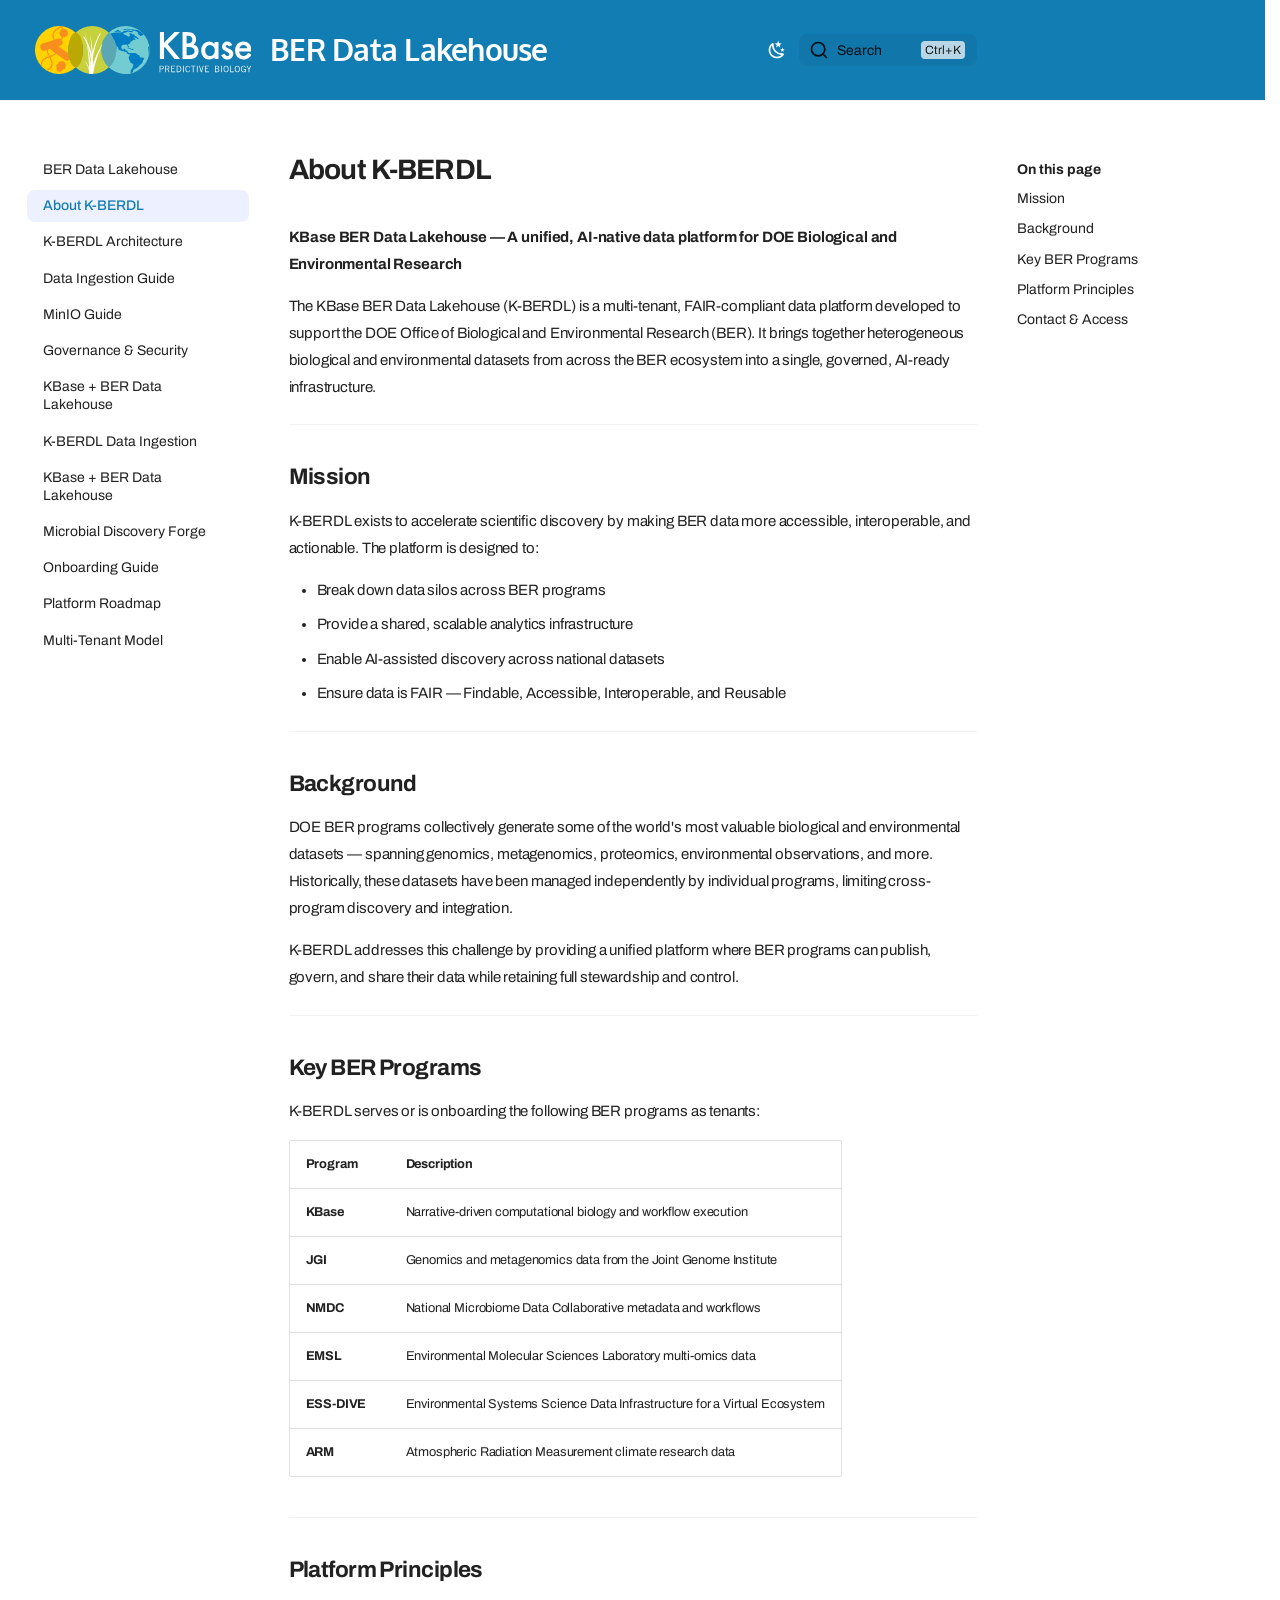
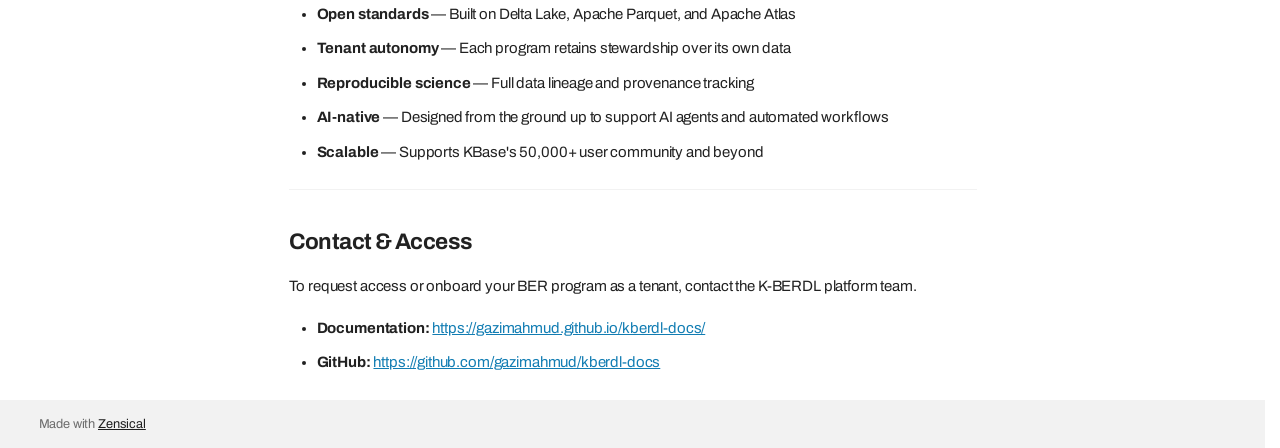
<file: about/index.html>
<!doctype html>
<html lang="en" class="no-js">
  <head>
    
      <meta charset="utf-8">
      <meta name="viewport" content="width=device-width,initial-scale=1">
      
        <meta name="description" content="Documentation for the KBase BER Data Lakehouse (K-BERDL) — a unified, AI-native data platform for DOE Biological and Environmental Research">
      
      
      
        <link rel="canonical" href="https://gazimahmud.github.io/kberdl-docs/about/">
      
      
        <link rel="prev" href="./..">
      
      
        <link rel="next" href="../architecture/">
      
      
        
      
      
      <link rel="icon" href="../assets/favicon.png">
      <meta name="generator" content="zensical-0.0.26">
    
    
      
        <title>About K-BERDL - BER Data Lakehouse</title>
      
    
    
      
        
      
      <link rel="stylesheet" href="../assets/stylesheets/modern/main.50057488.min.css">
      
        
          
        
        <link rel="stylesheet" href="../assets/stylesheets/modern/palette.dfe2e883.min.css">
      
      


    
    
      
    
    
      
        
        
        <link rel="preconnect" href="https://fonts.gstatic.com" crossorigin>
        <link rel="stylesheet" href="https://fonts.googleapis.com/css?family=Archivo:300,300i,400,400i,500,500i,700,700i%7CRoboto+Mono:400,400i,700,700i&display=fallback">
        <style>:root{--md-text-font:"Archivo";--md-code-font:"Roboto Mono"}</style>
      
    
    
      <link rel="stylesheet" href="../stylesheets/extra.css">
    
      <link rel="stylesheet" href="../stylesheets/fonts.css">
    
    <script>__md_scope=new URL("..",location),__md_hash=e=>[...e].reduce(((e,t)=>(e<<5)-e+t.charCodeAt(0)),0),__md_get=(e,t=localStorage,a=__md_scope)=>JSON.parse(t.getItem(a.pathname+"."+e)),__md_set=(e,t,a=localStorage,_=__md_scope)=>{try{a.setItem(_.pathname+"."+e,JSON.stringify(t))}catch(e){}},document.documentElement.setAttribute("data-platform",navigator.platform)</script>
    
      

    
    
  </head>
  
  
    
    
      
    
    
    
    
    <body dir="ltr" data-md-color-scheme="default" data-md-color-primary="custom" data-md-color-accent="custom">
  
    
    <input class="md-toggle" data-md-toggle="drawer" type="checkbox" id="__drawer" autocomplete="off">
    <input class="md-toggle" data-md-toggle="search" type="checkbox" id="__search" autocomplete="off">
    <label class="md-overlay" for="__drawer" aria-label="Navigation"></label>
    <div data-md-component="skip">
      
        
        <a href="#about-k-berdl" class="md-skip">
          Skip to content
        </a>
      
    </div>
    <div data-md-component="announce">
      
    </div>
    
    
      

  

<header class="md-header md-header--shadow" data-md-component="header">
  <nav class="md-header__inner md-grid" aria-label="Header">
    <a href="./.." title="BER Data Lakehouse" class="md-header__button md-logo" aria-label="BER Data Lakehouse" data-md-component="logo">
      
  
  <?xml version="1.0" encoding="UTF-8"?> <svg xmlns="http://www.w3.org/2000/svg" xmlns:xlink="http://www.w3.org/1999/xlink" id="Layer_1" data-name="Layer 1" viewBox="0 0 364 80.69"><defs><style>.cls-1,.cls-7{fill:none;}.cls-2{fill:#72ccd2;}.cls-3{fill:#c7d13e;}.cls-4{fill:#ffd200;}.cls-5{fill:#ffffff;}.cls-6{clip-path:url(#clip-path);}.cls-7{stroke:#f78e1e;stroke-miterlimit:10;stroke-width:1.83px;}.cls-8{fill:#f78e1e;}.cls-9{clip-path:url(#clip-path-2);}.cls-10{fill:#ffffff;}.cls-11{clip-path:url(#clip-path-3);}.cls-12{fill:#007dc3;}.cls-13{fill:#bba800;}.cls-14{fill:#5ba8b4;}</style><clipPath id="clip-path"><path class="cls-1" d="M68.29,69.42a40.31,40.31,0,0,1,0-58.15h0a40.35,40.35,0,1,0,0,58.15Z"></path></clipPath><clipPath id="clip-path-2"><path class="cls-1" d="M111.8,40.34a40.22,40.22,0,0,1,12.39-29.07,40.29,40.29,0,0,0-55.9,0,40.29,40.29,0,0,1,0,58.15,40.29,40.29,0,0,0,55.9,0A40.23,40.23,0,0,1,111.8,40.34Z"></path></clipPath><clipPath id="clip-path-3"><path class="cls-1" d="M152.14,0a40.17,40.17,0,0,0-27.95,11.27,40.31,40.31,0,0,1,0,58.15A40.34,40.34,0,1,0,152.14,0Z"></path></clipPath></defs><path class="cls-2" d="M152.14,0a40.17,40.17,0,0,0-27.95,11.27,40.31,40.31,0,0,1,0,58.15A40.34,40.34,0,1,0,152.14,0Z"></path><path class="cls-3" d="M111.8,40.34a40.22,40.22,0,0,1,12.39-29.07,40.29,40.29,0,0,0-55.9,0,40.29,40.29,0,0,1,0,58.15,40.29,40.29,0,0,0,55.9,0A40.23,40.23,0,0,1,111.8,40.34Z"></path><path class="cls-4" d="M68.29,69.42a40.31,40.31,0,0,1,0-58.15h0a40.35,40.35,0,1,0,0,58.15Z"></path><path class="cls-5" d="M216.9,28.19l17.69-18.13h9.16L223.2,30.64l20.66,24.87h-9.18L218.31,35.29,216.9,36.7V55.51H210V10.06h6.86Z"></path><path class="cls-5" d="M248,55.51V10.06h6.83a29.46,29.46,0,0,1,7.27.71,10.94,10.94,0,0,1,4.62,2.38,12.5,12.5,0,0,1,3,4.33,13,13,0,0,1,1.15,5.3,10.74,10.74,0,0,1-3.74,8.27,11,11,0,0,1,5.71,4.33A12.21,12.21,0,0,1,275,42.5a12.12,12.12,0,0,1-3.77,9,12.4,12.4,0,0,1-5.09,3.15,29.58,29.58,0,0,1-7.74.85Zm6.85-25.93H257q3.83,0,5.61-1.7a6.54,6.54,0,0,0,1.78-5A6.29,6.29,0,0,0,262.56,18a7.62,7.62,0,0,0-5.3-1.66h-2.42Zm0,19.49h4.24q4.65,0,6.83-1.83a6.3,6.3,0,0,0,2.3-5,6.41,6.41,0,0,0-2.21-5q-2.14-2-7.68-2h-3.48Z"></path><path class="cls-5" d="M301.81,26.84h6.65V55.51h-6.65v-3A12.71,12.71,0,0,1,283.18,52a16,16,0,0,1-3.86-10.95,15.52,15.52,0,0,1,3.86-10.75,12.45,12.45,0,0,1,9.65-4.3,12.19,12.19,0,0,1,9,4.13ZM286.09,41.09a10,10,0,0,0,2.21,6.71A7.23,7.23,0,0,0,294,50.42,7.6,7.6,0,0,0,300,47.89a9.83,9.83,0,0,0,2.26-6.66A9.82,9.82,0,0,0,300,34.58,7.49,7.49,0,0,0,294.07,32a7.3,7.3,0,0,0-5.71,2.59A9.57,9.57,0,0,0,286.09,41.09Z"></path><path class="cls-5" d="M331.52,31.73l-5.47,2.91c-.87-1.75-1.94-2.62-3.21-2.62a2.21,2.21,0,0,0-1.56.6,2,2,0,0,0-.65,1.55c0,1.09,1.27,2.18,3.83,3.26q5.27,2.26,7.09,4.18a7.1,7.1,0,0,1,1.83,5.14,9,9,0,0,1-3.06,6.94,10.48,10.48,0,0,1-7.19,2.65q-7.22,0-10.21-7l5.65-2.62a12.26,12.26,0,0,0,1.79,2.62,4.1,4.1,0,0,0,2.89,1.12c2.24,0,3.35-1,3.35-3.06,0-1.18-.86-2.28-2.59-3.3-.66-.33-1.33-.66-2-1l-2-1a12.4,12.4,0,0,1-4.06-2.83,7,7,0,0,1-1.5-4.62A8.17,8.17,0,0,1,317,28.49,9,9,0,0,1,323.34,26Q328.85,26,331.52,31.73Z"></path><path class="cls-5" d="M363.73,42.74H343.19a8.69,8.69,0,0,0,2.29,5.62,7,7,0,0,0,5.21,2.06,6.77,6.77,0,0,0,4.1-1.18,17,17,0,0,0,3.62-4.36L364,48a22.2,22.2,0,0,1-2.74,3.78,14.57,14.57,0,0,1-3.09,2.59,12.44,12.44,0,0,1-3.56,1.49,17.58,17.58,0,0,1-4.15.47,13.55,13.55,0,0,1-10.31-4.12q-3.88-4.15-3.88-11t3.77-11A13,13,0,0,1,350.1,26q6.33,0,10,4t3.65,11.1Zm-6.8-5.42c-.92-3.53-3.14-5.3-6.68-5.3a6.7,6.7,0,0,0-2.26.37,6.38,6.38,0,0,0-1.93,1.06,6.59,6.59,0,0,0-1.49,1.66,7.6,7.6,0,0,0-.94,2.21Z"></path><g class="cls-6"><path class="cls-7" d="M42-12.65C39.75-7.48,45.6,2.79,47,8.1,49.12,16.31,47.35,22,39,25.29c-6.6,2.59-16.2,4.15-18.2,12.12-2.24,8.94,6.64,16.08,7.84,24.29C31.22,79.11.12,76-5.7,87.76"></path><path class="cls-7" d="M55.61-7.29C53.75-2,42.47,1.55,37.83,4.5c-7.16,4.55-9.76,9.94-5.9,18C35,28.89,41,36.57,37,43.76,32.53,51.84,21.17,51,14.7,56.19,1,67.21,25.87,86.11,22.1,98.7"></path><path class="cls-8" d="M16.88,41a6.15,6.15,0,0,1-7.74-4h0a6.16,6.16,0,0,1,4-7.74l25.08-8a6.17,6.17,0,0,1,7.74,4h0A6.17,6.17,0,0,1,42,33Z"></path><path class="cls-8" d="M29,41.89a6.16,6.16,0,0,1-1.52-8.58h0A6.17,6.17,0,0,1,36.1,31.8L57.67,46.89a6.15,6.15,0,0,1,1.52,8.57h0A6.16,6.16,0,0,1,50.61,57Z"></path><circle class="cls-8" cx="41.52" cy="71.59" r="5.33"></circle><path class="cls-8" d="M40.81,66.81a2.6,2.6,0,1,1-2.6-2.6A2.59,2.59,0,0,1,40.81,66.81Z"></path><circle class="cls-8" cx="45.01" cy="66.26" r="6.8"></circle><path class="cls-8" d="M46.31,18.81a7.11,7.11,0,1,1,8.76-4.95A7.12,7.12,0,0,1,46.31,18.81Z"></path></g><g class="cls-9"><path class="cls-10" d="M93.29,94.56A64.48,64.48,0,0,0,98.55,69.2C98.54,43,84,16.83,80.7,17.39,96.51,43.45,96,67.13,92.53,94.23"></path><path class="cls-10" d="M92.83,94.11a31.12,31.12,0,0,0,1-11.64c-1.21-11.86-8.43-23.26-9.77-22.9,7.74,11.3,8.59,22.23,8.4,34.61"></path><path class="cls-10" d="M92.46,94.49c.27-12.18,4.79-29.37,7.78-37.5,2.78-7.81,16.13-34,17.11-33.35C99,57.37,94.89,93,95.55,95"></path><path class="cls-10" d="M93.7,94a115.74,115.74,0,0,1-.79-29c2.93-28.95,15.84-55.3,18-54.1-13.76,26-16.06,52.27-16.69,82.88"></path><path class="cls-10" d="M93.09,94.52c1.18-13.53,0-33.35-1.16-42.89-1-9.13-7.28-40.47-8-40,8.85,40.62,7.68,80.74,7,82.81"></path><path class="cls-10" d="M92.17,94.45c1.18-13.53,3.68-29.75,3.68-40.52,0-14.54-3.16-38.36-2.91-38.55,8.85,40.62,1.53,77.09.86,79.15"></path></g><g class="cls-11"><path class="cls-12" d="M160.43,61.15c1,.79,2.15.63,3.21,1.72.66.68,2,2.44,1.93,3.41,0,.63-.84,1.25-1.08,1.84s-.19,1.39-.47,2.1c-.49,1.24-1.68,2.1-2.22,3.24a11.26,11.26,0,0,0-1.2,3.76c-.16,1.79.54,2.07,2.4,1.49s1.74-1.55,1.88-2.87a.5.5,0,0,1-.32,0c-.27-2.3,4.78-4.4,6.42-5.31,2.62-1.47,3.67-3.89,5.9-5.56,1.23-.92,2.47-1.43,3.34-2.81s.66-2.84,1.37-4.24c.46-.92,2.07-2.17,2.09-3.08,0-1.47-2.58-1.88-3.76-2-2.16-.33-3.25.85-3.76-1.71s-1-2.13-3.42-3c-1.68-.55-2.89-2.32-4.44-2.7a13,13,0,0,0-2.57,0c-.72,0-1.78-.68-1.56.87-.44-.14-.82-.77-1.17-.84a10.4,10.4,0,0,0-2,.14,14.07,14.07,0,0,1-3.8-.64c-2.06-.58-.84-1.21-1.7-2.75-.61-1.08-2.6-1.6-3.74-1.55.1-1.13.39-2.54-1.22-2.54-1.12,0-2,1.88-3.21,1.5-1-.29-2.13-2.52-2.3-3.38a4.52,4.52,0,0,1,1.23-3.94c1-.88,2.66-.8,3.94-.85,1,0,3-.55,3.76-.35,1.54.4,1.05,1.87,1.66,3a4.07,4.07,0,0,0,2.75,2c.38-1.39-1.62-2.59-2-3.92-.44-1.66.44-1.32,1.88-2s1.18-1.33,1.83-2.6,3-1.61,3.28-2.71c1.57-.13,1.51-2,3.2-2.06.18,1.63,2.93.43,2.9-.68-1.66.07-2.42-.17-2.05-1.88-.66,0-1.35,0-2-.06,1.39-2,4.14.78,5.77-.6a4,4,0,0,1-.46,1.62,9,9,0,0,0,3.71.87c.19-1-.35-1.3-1-1.91-.25-.26-.79-.1-1-.33s-.25-.73-.5-1c-1.21-1.26-1.94-1.2-3.47-2s-.94-2.33-2.56-2.78c-.67-.19-1.15.27-1.75,0s-1.2-1-1.8-1.28c-.93-.47-3.34-1.33-3.81,0-.26.77.63,1.27.86,1.85.44,1.09.43.65,0,1.63-.51,1.3-1.38,2.27-2.81,1.54-1.59-.82-2.71-2-4.58-2.58-2.33-.79-6-2.82-1.7-3.79a22.09,22.09,0,0,0,3.8-.82c.53-.23.78-.85,1.49-1.11a6.76,6.76,0,0,1,2.54-.1c.47,1.23,3,1.12,4.13,1.13,2.11,0,3.59-1.34.68-2.06-2.7-.67-6.31-1.38-9.05-1-.71.11-1.3.43-2.05.51s-1.85-.24-2.56.18-.41.85-1,1.53c-.82.89-1.67.81-2.75,1-4.09.8-8.13-.61-12.1.73-2.55.86-5.86.58-7.76,2.3-1.07,1-1.88,2.12-3,3-.94.74-1.75,3.55-1.75,3.55,1.37-2,4-1.79,6.13-1.68.29,1.14,1,1,1.73,1.56s1,1.31,1.68,1.69c-.64,2.67.21,7.29,2.3,9.37,1.48,1.48,2.33,1.3,3,3.25.5,1.41,1.15,3.38,2.29,4.3.31-1.37-.51-2-1.14-3.07a11.11,11.11,0,0,1-1-3.22c.67,1.4,2.09,1.93,3.12,3,1.25,1.32.59,2.75,1.51,4.1s2.9,1.06,4.26,1.76c.69.35,1,1,1.71,1.16s1.62-.46,2.37-.49c1,1.67,3.1,1,4.47,1.84s1.27,3.87,3.73,3.46c.41,1.21,1.75.43,2.57.16.22,2.67-1.26,3.14-2.16,5.28C157,54.07,159.93,60.77,160.43,61.15Z"></path><path class="cls-12" d="M133.46,9.68c-.44.26-1.3.84-1.39,1.39,1.36-.2,2.4-1.52,3.94-1.31a4.35,4.35,0,0,0,1.87.05,5.4,5.4,0,0,1,2.08,0c.73.08,1.39-.23,2.07-.06s1.22.44,1.82.11c1-.55-.23-.86-.51-1.25-.12-.17-.09-.49-.24-.6a1.5,1.5,0,0,0-.84,0,8.73,8.73,0,0,0-1.56.54,16.05,16.05,0,0,1-2.44.59c0-.74,2.23-1.12,2.78-1.24.77-.17,1.09-.5.07-.56,0-.72-.32-1-1.1-.84a26.24,26.24,0,0,0-3.62,1.4,5.62,5.62,0,0,0-2.19,1.44,4.16,4.16,0,0,1-1.39.86"></path><path class="cls-12" d="M162,6.73a.94.94,0,0,1,1.16.36c.21.33.17.52.57.69a2.53,2.53,0,0,0,1.06.1c1.61,0,3.38-.06,4.84.8a14.6,14.6,0,0,1,1.63,1.05,4.41,4.41,0,0,0,.71.54,12.36,12.36,0,0,1,1.23.54,1.75,1.75,0,0,1,.53,1.52c-.15.3-.78.26-1.15.25-.22.81,1.74,1.68,2.2,2a13.52,13.52,0,0,1,2.29,1.9c.72.69,1,.54,1.59-.24.46-.61.8-.91,1.57-.8s1,.14,1.53-.4c.32-.35.9-.83.72-1.35-.12-.35-.65-.62-.93-.85-.55-.47-1.09-1-1.63-1.45a18.4,18.4,0,0,0-4.36-2.82c-1-.5-1.95-1.27-3-1.71a11.13,11.13,0,0,0-3.82-.5,8.11,8.11,0,0,1-2.91-.68,18.29,18.29,0,0,0-2.6-.38,15.44,15.44,0,0,0-3.84-.43c-1.51,0-3.05-.23-4.56-.16a10.83,10.83,0,0,0-1.68.41,11.93,11.93,0,0,1-1.79.09,4.93,4.93,0,0,0-2.1.27c-.25.16-.28.44-.56.6s-1.63,0-1.63.53c.67,0,1.32-.35,2-.25a3.76,3.76,0,0,0,1.84.15,10,10,0,0,1,2.2-.55c.79,0,1.61-.1,2.39-.1s1.61.22,2.42.25a7.82,7.82,0,0,0,1.28,0,6.89,6.89,0,0,1,1.25-.24c.38,0,.31.16.64.35a2.52,2.52,0,0,0,1.36.2c.61,0,.93,0,.74.65"></path><path class="cls-12" d="M190.25,35c-.33.26-.05,1-.16,1.42-.23.78.38,1.22.38,2a21.26,21.26,0,0,0,.15,2.26c.11,1,.7,1.89.41,2.84-.21.68.22,1.23.25,2a1.75,1.75,0,0,0,.19,1c.05.07.49.36.6.31.37-.14.35-1.37.39-1.7.26-2,1-4.06,1-6.13,0-1.16-.56-1.61-1-2.6a13.58,13.58,0,0,0-1.26-1.63"></path><path class="cls-12" d="M155.78,36.83c-.26-.2-1.57,1,0,.51a3.51,3.51,0,0,1,2.22.3c.46.19,1.79.24,2,.74.09.17-.12.46,0,.6s1.05.21,1.29.1.62-.54.55-.84-.66-.41-.94-.52c-.6-.22-1.11-.81-1.72-.92-.3-.06-.58.1-.85.08s-.75-.27-1.18-.3a6.34,6.34,0,0,0-1.25-.15c-.27.09-.26.25-.4.45"></path><path class="cls-12" d="M159.62,39.73c-.08-.07-.12-.13-.24-.09-.14.64,1,.81,1,.24,0-.33-.82-.43-1-.25"></path><path class="cls-12" d="M163.46,38.18c-.16.12-.52.32-.6.51-.16.45.19.18.24.49.11.59-.74.2-.82.61-.16.7,1.17.24,1.33.25.51,0,.6.41,1.25.13.23-.1.28-.21.55-.24s.4.1.49,0c.58-.43-.59-.91-.83-1a4,4,0,0,0-1-.5c-.14,0-.35,0-.5-.09s-.13-.26-.4-.11"></path></g><path class="cls-2" d="M111.79,40.39a40.2,40.2,0,0,0,12.4,29.08,40.32,40.32,0,0,0,0-58.16A40.2,40.2,0,0,0,111.79,40.39Z"></path><ellipse class="cls-13" cx="68.29" cy="40.39" rx="12.4" ry="29.08"></ellipse><path class="cls-14" d="M111.79,40.39a40.2,40.2,0,0,0,12.4,29.08,40.32,40.32,0,0,0,0-58.16A40.2,40.2,0,0,0,111.79,40.39Z"></path><path class="cls-10" d="M209.46,77.62V66.85h3.76c2.3,0,3.3,1.31,3.3,3s-1.24,3-4,3h-1.91v4.8Zm1.19-5.82h2c2,0,2.64-.68,2.64-2s-.76-2-2.37-2h-2.3Z"></path><path class="cls-10" d="M218.91,77.62V66.85h3.46c2.33,0,3.6,1,3.6,2.83a2.8,2.8,0,0,1-2.15,2.81l2.28,5.13h-1.3l-2.17-4.89H220.1v4.89Zm1.19-5.91h2.17c1.64,0,2.51-.61,2.51-2s-1-1.88-2.53-1.88H220.1Z"></path><path class="cls-10" d="M235.44,66.85v1h-5.26v3.61h3.74v1h-3.74v4.12h5.56v1H229V66.85Z"></path><path class="cls-10" d="M238.22,66.85h2.9c2.92,0,4.86,1.85,4.86,5.38,0,3.17-1.7,5.39-4.92,5.39h-2.84Zm1.2,9.76H241c2.47,0,3.76-1.48,3.76-4.38,0-3.14-1.49-4.37-3.7-4.37h-1.67Z"></path><path class="cls-10" d="M250,66.85V77.62h-1.2V66.85Z"></path><path class="cls-10" d="M260.71,74.4c-.48,2-1.58,3.37-3.79,3.37-2.42,0-4.12-1.76-4.12-5.54,0-3.5,1.52-5.53,4.12-5.53,2,0,3.16,1.16,3.64,3.13l-1.1.33c-.39-1.52-1.08-2.45-2.69-2.45S254,69.15,254,72.23s1.23,4.53,3,4.53,2.3-1.26,2.62-2.57Z"></path><path class="cls-10" d="M266.5,67.86v9.76h-1.19V67.86h-3.23v-1h7.64v1Z"></path><path class="cls-10" d="M273.38,66.85V77.62h-1.19V66.85Z"></path><path class="cls-10" d="M275.81,66.85H277l2.66,8.83h0l2.67-8.83h1.21l-3.35,10.77h-1.09Z"></path><path class="cls-10" d="M292.32,66.85v1h-5.27v3.61h3.75v1h-3.75v4.12h5.57v1h-6.76V66.85Z"></path><path class="cls-10" d="M302.61,66.85h4a2.73,2.73,0,0,1,3,2.65A2.41,2.41,0,0,1,307.77,72v0a2.74,2.74,0,0,1,2.08,2.72c0,1.61-1,2.89-3.91,2.89h-3.34Zm1.19,4.62h2.09c1.8,0,2.51-.92,2.51-1.83,0-1.21-.66-1.78-2-1.78H303.8Zm0,5.14H306c1.76,0,2.62-.6,2.62-1.94s-1.1-2.18-2.8-2.18H303.8Z"></path><path class="cls-10" d="M314.08,66.85V77.62h-1.2V66.85Z"></path><path class="cls-10" d="M321.18,66.7c2.64,0,4.21,1.94,4.21,5.53s-1.57,5.54-4.21,5.54S317,75.83,317,72.23,318.54,66.7,321.18,66.7Zm0,10.06c1.89,0,3-1.47,3-4.53s-1.12-4.52-3-4.52-3,1.47-3,4.52S319.28,76.76,321.18,76.76Z"></path><path class="cls-10" d="M328.15,77.62V66.85h1.19v9.76h5.1v1Z"></path><path class="cls-10" d="M340,66.7c2.64,0,4.21,1.94,4.21,5.53s-1.57,5.54-4.21,5.54-4.21-1.94-4.21-5.54S337.35,66.7,340,66.7Zm0,10.06c1.9,0,3-1.47,3-4.53s-1.11-4.52-3-4.52-3,1.47-3,4.52S338.09,76.76,340,76.76Z"></path><path class="cls-10" d="M354.34,72.44v5.18h-1v-1h0a3.43,3.43,0,0,1-2.82,1.13c-2.45,0-4.21-1.76-4.21-5.54s1.76-5.53,4.21-5.53c1.82,0,3.22.86,3.88,3.16l-1.14.23c-.53-1.72-1.43-2.38-2.68-2.38-1.59,0-3.08,1.08-3.08,4.52s1.49,4.53,3.08,4.53a2.31,2.31,0,0,0,2.58-2.39v-.91h-2.43v-1Z"></path><path class="cls-10" d="M359.12,73.08l-3.31-6.23h1.32l2.59,4.94,2.6-4.94h1.31l-3.31,6.23v4.54h-1.2Z"></path></svg> 

    </a>
    <label class="md-header__button md-icon" for="__drawer" aria-label="Navigation">
      
      <svg xmlns="http://www.w3.org/2000/svg" fill="none" stroke="currentColor" stroke-linecap="round" stroke-linejoin="round" stroke-width="2" class="lucide lucide-menu" viewBox="0 0 24 24"><path d="M4 5h16M4 12h16M4 19h16"/></svg>
    </label>
    <div class="md-header__title" data-md-component="header-title">
      <div class="md-header__ellipsis">
        <div class="md-header__topic">
          <span class="md-ellipsis">
            BER Data Lakehouse
          </span>
        </div>
        <div class="md-header__topic" data-md-component="header-topic">
          <span class="md-ellipsis">
            
              About K-BERDL
            
          </span>
        </div>
      </div>
    </div>
    
      
        <form class="md-header__option" data-md-component="palette">
  
    
    
    
    <input class="md-option" data-md-color-media="none" data-md-color-scheme="default" data-md-color-primary="custom" data-md-color-accent="custom"  aria-label="Switch to dark mode"  type="radio" name="__palette" id="__palette_0">
    
      <label class="md-header__button md-icon" title="Switch to dark mode" for="__palette_1" hidden>
        <svg xmlns="http://www.w3.org/2000/svg" viewBox="0 0 24 24"><path d="m17.75 4.09-2.53 1.94.91 3.06-2.63-1.81-2.63 1.81.91-3.06-2.53-1.94L12.44 4l1.06-3 1.06 3zm3.5 6.91-1.64 1.25.59 1.98-1.7-1.17-1.7 1.17.59-1.98L15.75 11l2.06-.05L18.5 9l.69 1.95zm-2.28 4.95c.83-.08 1.72 1.1 1.19 1.85-.32.45-.66.87-1.08 1.27C15.17 23 8.84 23 4.94 19.07c-3.91-3.9-3.91-10.24 0-14.14.4-.4.82-.76 1.27-1.08.75-.53 1.93.36 1.85 1.19-.27 2.86.69 5.83 2.89 8.02a9.96 9.96 0 0 0 8.02 2.89m-1.64 2.02a12.08 12.08 0 0 1-7.8-3.47c-2.17-2.19-3.33-5-3.49-7.82-2.81 3.14-2.7 7.96.31 10.98 3.02 3.01 7.84 3.12 10.98.31"/></svg>
      </label>
    
  
    
    
    
    <input class="md-option" data-md-color-media="none" data-md-color-scheme="slate" data-md-color-primary="custom" data-md-color-accent="custom"  aria-label="Switch to light mode"  type="radio" name="__palette" id="__palette_1">
    
      <label class="md-header__button md-icon" title="Switch to light mode" for="__palette_0" hidden>
        <svg xmlns="http://www.w3.org/2000/svg" viewBox="0 0 24 24"><path d="M12 7a5 5 0 0 1 5 5 5 5 0 0 1-5 5 5 5 0 0 1-5-5 5 5 0 0 1 5-5m0 2a3 3 0 0 0-3 3 3 3 0 0 0 3 3 3 3 0 0 0 3-3 3 3 0 0 0-3-3m0-7 2.39 3.42C13.65 5.15 12.84 5 12 5s-1.65.15-2.39.42zM3.34 7l4.16-.35A7.2 7.2 0 0 0 5.94 8.5c-.44.74-.69 1.5-.83 2.29zm.02 10 1.76-3.77a7.131 7.131 0 0 0 2.38 4.14zM20.65 7l-1.77 3.79a7.02 7.02 0 0 0-2.38-4.15zm-.01 10-4.14.36c.59-.51 1.12-1.14 1.54-1.86.42-.73.69-1.5.83-2.29zM12 22l-2.41-3.44c.74.27 1.55.44 2.41.44.82 0 1.63-.17 2.37-.44z"/></svg>
      </label>
    
  
</form>
      
    
    
      <script>var palette=__md_get("__palette");if(palette&&palette.color){if("(prefers-color-scheme)"===palette.color.media){var media=matchMedia("(prefers-color-scheme: light)"),input=document.querySelector(media.matches?"[data-md-color-media='(prefers-color-scheme: light)']":"[data-md-color-media='(prefers-color-scheme: dark)']");palette.color.media=input.getAttribute("data-md-color-media"),palette.color.scheme=input.getAttribute("data-md-color-scheme"),palette.color.primary=input.getAttribute("data-md-color-primary"),palette.color.accent=input.getAttribute("data-md-color-accent")}for(var[key,value]of Object.entries(palette.color))document.body.setAttribute("data-md-color-"+key,value)}</script>
    
    
    
      
      
        <label class="md-header__button md-icon" for="__search" aria-label="Search">
          
          <svg xmlns="http://www.w3.org/2000/svg" fill="none" stroke="currentColor" stroke-linecap="round" stroke-linejoin="round" stroke-width="2" class="lucide lucide-search" viewBox="0 0 24 24"><path d="m21 21-4.34-4.34"/><circle cx="11" cy="11" r="8"/></svg>
        </label>
        <div class="md-search" data-md-component="search" role="dialog" aria-label="Search">
  <button type="button" class="md-search__button">
    Search
  </button>
</div>
      
    
    <div class="md-header__source">
      
    </div>
  </nav>
  
</header>
    
    <div class="md-container" data-md-component="container">
      
      
        
          
        
      
      <main class="md-main" data-md-component="main">
        <div class="md-main__inner md-grid">
          
            
              
              <div class="md-sidebar md-sidebar--primary" data-md-component="sidebar" data-md-type="navigation" >
                <div class="md-sidebar__scrollwrap">
                  <div class="md-sidebar__inner">
                    



<nav class="md-nav md-nav--primary" aria-label="Navigation" data-md-level="0">
  <label class="md-nav__title" for="__drawer">
    <a href="./.." title="BER Data Lakehouse" class="md-nav__button md-logo" aria-label="BER Data Lakehouse" data-md-component="logo">
      
  
  <?xml version="1.0" encoding="UTF-8"?> <svg xmlns="http://www.w3.org/2000/svg" xmlns:xlink="http://www.w3.org/1999/xlink" id="Layer_1" data-name="Layer 1" viewBox="0 0 364 80.69"><defs><style>.cls-1,.cls-7{fill:none;}.cls-2{fill:#72ccd2;}.cls-3{fill:#c7d13e;}.cls-4{fill:#ffd200;}.cls-5{fill:#ffffff;}.cls-6{clip-path:url(#clip-path);}.cls-7{stroke:#f78e1e;stroke-miterlimit:10;stroke-width:1.83px;}.cls-8{fill:#f78e1e;}.cls-9{clip-path:url(#clip-path-2);}.cls-10{fill:#ffffff;}.cls-11{clip-path:url(#clip-path-3);}.cls-12{fill:#007dc3;}.cls-13{fill:#bba800;}.cls-14{fill:#5ba8b4;}</style><clipPath id="clip-path"><path class="cls-1" d="M68.29,69.42a40.31,40.31,0,0,1,0-58.15h0a40.35,40.35,0,1,0,0,58.15Z"></path></clipPath><clipPath id="clip-path-2"><path class="cls-1" d="M111.8,40.34a40.22,40.22,0,0,1,12.39-29.07,40.29,40.29,0,0,0-55.9,0,40.29,40.29,0,0,1,0,58.15,40.29,40.29,0,0,0,55.9,0A40.23,40.23,0,0,1,111.8,40.34Z"></path></clipPath><clipPath id="clip-path-3"><path class="cls-1" d="M152.14,0a40.17,40.17,0,0,0-27.95,11.27,40.31,40.31,0,0,1,0,58.15A40.34,40.34,0,1,0,152.14,0Z"></path></clipPath></defs><path class="cls-2" d="M152.14,0a40.17,40.17,0,0,0-27.95,11.27,40.31,40.31,0,0,1,0,58.15A40.34,40.34,0,1,0,152.14,0Z"></path><path class="cls-3" d="M111.8,40.34a40.22,40.22,0,0,1,12.39-29.07,40.29,40.29,0,0,0-55.9,0,40.29,40.29,0,0,1,0,58.15,40.29,40.29,0,0,0,55.9,0A40.23,40.23,0,0,1,111.8,40.34Z"></path><path class="cls-4" d="M68.29,69.42a40.31,40.31,0,0,1,0-58.15h0a40.35,40.35,0,1,0,0,58.15Z"></path><path class="cls-5" d="M216.9,28.19l17.69-18.13h9.16L223.2,30.64l20.66,24.87h-9.18L218.31,35.29,216.9,36.7V55.51H210V10.06h6.86Z"></path><path class="cls-5" d="M248,55.51V10.06h6.83a29.46,29.46,0,0,1,7.27.71,10.94,10.94,0,0,1,4.62,2.38,12.5,12.5,0,0,1,3,4.33,13,13,0,0,1,1.15,5.3,10.74,10.74,0,0,1-3.74,8.27,11,11,0,0,1,5.71,4.33A12.21,12.21,0,0,1,275,42.5a12.12,12.12,0,0,1-3.77,9,12.4,12.4,0,0,1-5.09,3.15,29.58,29.58,0,0,1-7.74.85Zm6.85-25.93H257q3.83,0,5.61-1.7a6.54,6.54,0,0,0,1.78-5A6.29,6.29,0,0,0,262.56,18a7.62,7.62,0,0,0-5.3-1.66h-2.42Zm0,19.49h4.24q4.65,0,6.83-1.83a6.3,6.3,0,0,0,2.3-5,6.41,6.41,0,0,0-2.21-5q-2.14-2-7.68-2h-3.48Z"></path><path class="cls-5" d="M301.81,26.84h6.65V55.51h-6.65v-3A12.71,12.71,0,0,1,283.18,52a16,16,0,0,1-3.86-10.95,15.52,15.52,0,0,1,3.86-10.75,12.45,12.45,0,0,1,9.65-4.3,12.19,12.19,0,0,1,9,4.13ZM286.09,41.09a10,10,0,0,0,2.21,6.71A7.23,7.23,0,0,0,294,50.42,7.6,7.6,0,0,0,300,47.89a9.83,9.83,0,0,0,2.26-6.66A9.82,9.82,0,0,0,300,34.58,7.49,7.49,0,0,0,294.07,32a7.3,7.3,0,0,0-5.71,2.59A9.57,9.57,0,0,0,286.09,41.09Z"></path><path class="cls-5" d="M331.52,31.73l-5.47,2.91c-.87-1.75-1.94-2.62-3.21-2.62a2.21,2.21,0,0,0-1.56.6,2,2,0,0,0-.65,1.55c0,1.09,1.27,2.18,3.83,3.26q5.27,2.26,7.09,4.18a7.1,7.1,0,0,1,1.83,5.14,9,9,0,0,1-3.06,6.94,10.48,10.48,0,0,1-7.19,2.65q-7.22,0-10.21-7l5.65-2.62a12.26,12.26,0,0,0,1.79,2.62,4.1,4.1,0,0,0,2.89,1.12c2.24,0,3.35-1,3.35-3.06,0-1.18-.86-2.28-2.59-3.3-.66-.33-1.33-.66-2-1l-2-1a12.4,12.4,0,0,1-4.06-2.83,7,7,0,0,1-1.5-4.62A8.17,8.17,0,0,1,317,28.49,9,9,0,0,1,323.34,26Q328.85,26,331.52,31.73Z"></path><path class="cls-5" d="M363.73,42.74H343.19a8.69,8.69,0,0,0,2.29,5.62,7,7,0,0,0,5.21,2.06,6.77,6.77,0,0,0,4.1-1.18,17,17,0,0,0,3.62-4.36L364,48a22.2,22.2,0,0,1-2.74,3.78,14.57,14.57,0,0,1-3.09,2.59,12.44,12.44,0,0,1-3.56,1.49,17.58,17.58,0,0,1-4.15.47,13.55,13.55,0,0,1-10.31-4.12q-3.88-4.15-3.88-11t3.77-11A13,13,0,0,1,350.1,26q6.33,0,10,4t3.65,11.1Zm-6.8-5.42c-.92-3.53-3.14-5.3-6.68-5.3a6.7,6.7,0,0,0-2.26.37,6.38,6.38,0,0,0-1.93,1.06,6.59,6.59,0,0,0-1.49,1.66,7.6,7.6,0,0,0-.94,2.21Z"></path><g class="cls-6"><path class="cls-7" d="M42-12.65C39.75-7.48,45.6,2.79,47,8.1,49.12,16.31,47.35,22,39,25.29c-6.6,2.59-16.2,4.15-18.2,12.12-2.24,8.94,6.64,16.08,7.84,24.29C31.22,79.11.12,76-5.7,87.76"></path><path class="cls-7" d="M55.61-7.29C53.75-2,42.47,1.55,37.83,4.5c-7.16,4.55-9.76,9.94-5.9,18C35,28.89,41,36.57,37,43.76,32.53,51.84,21.17,51,14.7,56.19,1,67.21,25.87,86.11,22.1,98.7"></path><path class="cls-8" d="M16.88,41a6.15,6.15,0,0,1-7.74-4h0a6.16,6.16,0,0,1,4-7.74l25.08-8a6.17,6.17,0,0,1,7.74,4h0A6.17,6.17,0,0,1,42,33Z"></path><path class="cls-8" d="M29,41.89a6.16,6.16,0,0,1-1.52-8.58h0A6.17,6.17,0,0,1,36.1,31.8L57.67,46.89a6.15,6.15,0,0,1,1.52,8.57h0A6.16,6.16,0,0,1,50.61,57Z"></path><circle class="cls-8" cx="41.52" cy="71.59" r="5.33"></circle><path class="cls-8" d="M40.81,66.81a2.6,2.6,0,1,1-2.6-2.6A2.59,2.59,0,0,1,40.81,66.81Z"></path><circle class="cls-8" cx="45.01" cy="66.26" r="6.8"></circle><path class="cls-8" d="M46.31,18.81a7.11,7.11,0,1,1,8.76-4.95A7.12,7.12,0,0,1,46.31,18.81Z"></path></g><g class="cls-9"><path class="cls-10" d="M93.29,94.56A64.48,64.48,0,0,0,98.55,69.2C98.54,43,84,16.83,80.7,17.39,96.51,43.45,96,67.13,92.53,94.23"></path><path class="cls-10" d="M92.83,94.11a31.12,31.12,0,0,0,1-11.64c-1.21-11.86-8.43-23.26-9.77-22.9,7.74,11.3,8.59,22.23,8.4,34.61"></path><path class="cls-10" d="M92.46,94.49c.27-12.18,4.79-29.37,7.78-37.5,2.78-7.81,16.13-34,17.11-33.35C99,57.37,94.89,93,95.55,95"></path><path class="cls-10" d="M93.7,94a115.74,115.74,0,0,1-.79-29c2.93-28.95,15.84-55.3,18-54.1-13.76,26-16.06,52.27-16.69,82.88"></path><path class="cls-10" d="M93.09,94.52c1.18-13.53,0-33.35-1.16-42.89-1-9.13-7.28-40.47-8-40,8.85,40.62,7.68,80.74,7,82.81"></path><path class="cls-10" d="M92.17,94.45c1.18-13.53,3.68-29.75,3.68-40.52,0-14.54-3.16-38.36-2.91-38.55,8.85,40.62,1.53,77.09.86,79.15"></path></g><g class="cls-11"><path class="cls-12" d="M160.43,61.15c1,.79,2.15.63,3.21,1.72.66.68,2,2.44,1.93,3.41,0,.63-.84,1.25-1.08,1.84s-.19,1.39-.47,2.1c-.49,1.24-1.68,2.1-2.22,3.24a11.26,11.26,0,0,0-1.2,3.76c-.16,1.79.54,2.07,2.4,1.49s1.74-1.55,1.88-2.87a.5.5,0,0,1-.32,0c-.27-2.3,4.78-4.4,6.42-5.31,2.62-1.47,3.67-3.89,5.9-5.56,1.23-.92,2.47-1.43,3.34-2.81s.66-2.84,1.37-4.24c.46-.92,2.07-2.17,2.09-3.08,0-1.47-2.58-1.88-3.76-2-2.16-.33-3.25.85-3.76-1.71s-1-2.13-3.42-3c-1.68-.55-2.89-2.32-4.44-2.7a13,13,0,0,0-2.57,0c-.72,0-1.78-.68-1.56.87-.44-.14-.82-.77-1.17-.84a10.4,10.4,0,0,0-2,.14,14.07,14.07,0,0,1-3.8-.64c-2.06-.58-.84-1.21-1.7-2.75-.61-1.08-2.6-1.6-3.74-1.55.1-1.13.39-2.54-1.22-2.54-1.12,0-2,1.88-3.21,1.5-1-.29-2.13-2.52-2.3-3.38a4.52,4.52,0,0,1,1.23-3.94c1-.88,2.66-.8,3.94-.85,1,0,3-.55,3.76-.35,1.54.4,1.05,1.87,1.66,3a4.07,4.07,0,0,0,2.75,2c.38-1.39-1.62-2.59-2-3.92-.44-1.66.44-1.32,1.88-2s1.18-1.33,1.83-2.6,3-1.61,3.28-2.71c1.57-.13,1.51-2,3.2-2.06.18,1.63,2.93.43,2.9-.68-1.66.07-2.42-.17-2.05-1.88-.66,0-1.35,0-2-.06,1.39-2,4.14.78,5.77-.6a4,4,0,0,1-.46,1.62,9,9,0,0,0,3.71.87c.19-1-.35-1.3-1-1.91-.25-.26-.79-.1-1-.33s-.25-.73-.5-1c-1.21-1.26-1.94-1.2-3.47-2s-.94-2.33-2.56-2.78c-.67-.19-1.15.27-1.75,0s-1.2-1-1.8-1.28c-.93-.47-3.34-1.33-3.81,0-.26.77.63,1.27.86,1.85.44,1.09.43.65,0,1.63-.51,1.3-1.38,2.27-2.81,1.54-1.59-.82-2.71-2-4.58-2.58-2.33-.79-6-2.82-1.7-3.79a22.09,22.09,0,0,0,3.8-.82c.53-.23.78-.85,1.49-1.11a6.76,6.76,0,0,1,2.54-.1c.47,1.23,3,1.12,4.13,1.13,2.11,0,3.59-1.34.68-2.06-2.7-.67-6.31-1.38-9.05-1-.71.11-1.3.43-2.05.51s-1.85-.24-2.56.18-.41.85-1,1.53c-.82.89-1.67.81-2.75,1-4.09.8-8.13-.61-12.1.73-2.55.86-5.86.58-7.76,2.3-1.07,1-1.88,2.12-3,3-.94.74-1.75,3.55-1.75,3.55,1.37-2,4-1.79,6.13-1.68.29,1.14,1,1,1.73,1.56s1,1.31,1.68,1.69c-.64,2.67.21,7.29,2.3,9.37,1.48,1.48,2.33,1.3,3,3.25.5,1.41,1.15,3.38,2.29,4.3.31-1.37-.51-2-1.14-3.07a11.11,11.11,0,0,1-1-3.22c.67,1.4,2.09,1.93,3.12,3,1.25,1.32.59,2.75,1.51,4.1s2.9,1.06,4.26,1.76c.69.35,1,1,1.71,1.16s1.62-.46,2.37-.49c1,1.67,3.1,1,4.47,1.84s1.27,3.87,3.73,3.46c.41,1.21,1.75.43,2.57.16.22,2.67-1.26,3.14-2.16,5.28C157,54.07,159.93,60.77,160.43,61.15Z"></path><path class="cls-12" d="M133.46,9.68c-.44.26-1.3.84-1.39,1.39,1.36-.2,2.4-1.52,3.94-1.31a4.35,4.35,0,0,0,1.87.05,5.4,5.4,0,0,1,2.08,0c.73.08,1.39-.23,2.07-.06s1.22.44,1.82.11c1-.55-.23-.86-.51-1.25-.12-.17-.09-.49-.24-.6a1.5,1.5,0,0,0-.84,0,8.73,8.73,0,0,0-1.56.54,16.05,16.05,0,0,1-2.44.59c0-.74,2.23-1.12,2.78-1.24.77-.17,1.09-.5.07-.56,0-.72-.32-1-1.1-.84a26.24,26.24,0,0,0-3.62,1.4,5.62,5.62,0,0,0-2.19,1.44,4.16,4.16,0,0,1-1.39.86"></path><path class="cls-12" d="M162,6.73a.94.94,0,0,1,1.16.36c.21.33.17.52.57.69a2.53,2.53,0,0,0,1.06.1c1.61,0,3.38-.06,4.84.8a14.6,14.6,0,0,1,1.63,1.05,4.41,4.41,0,0,0,.71.54,12.36,12.36,0,0,1,1.23.54,1.75,1.75,0,0,1,.53,1.52c-.15.3-.78.26-1.15.25-.22.81,1.74,1.68,2.2,2a13.52,13.52,0,0,1,2.29,1.9c.72.69,1,.54,1.59-.24.46-.61.8-.91,1.57-.8s1,.14,1.53-.4c.32-.35.9-.83.72-1.35-.12-.35-.65-.62-.93-.85-.55-.47-1.09-1-1.63-1.45a18.4,18.4,0,0,0-4.36-2.82c-1-.5-1.95-1.27-3-1.71a11.13,11.13,0,0,0-3.82-.5,8.11,8.11,0,0,1-2.91-.68,18.29,18.29,0,0,0-2.6-.38,15.44,15.44,0,0,0-3.84-.43c-1.51,0-3.05-.23-4.56-.16a10.83,10.83,0,0,0-1.68.41,11.93,11.93,0,0,1-1.79.09,4.93,4.93,0,0,0-2.1.27c-.25.16-.28.44-.56.6s-1.63,0-1.63.53c.67,0,1.32-.35,2-.25a3.76,3.76,0,0,0,1.84.15,10,10,0,0,1,2.2-.55c.79,0,1.61-.1,2.39-.1s1.61.22,2.42.25a7.82,7.82,0,0,0,1.28,0,6.89,6.89,0,0,1,1.25-.24c.38,0,.31.16.64.35a2.52,2.52,0,0,0,1.36.2c.61,0,.93,0,.74.65"></path><path class="cls-12" d="M190.25,35c-.33.26-.05,1-.16,1.42-.23.78.38,1.22.38,2a21.26,21.26,0,0,0,.15,2.26c.11,1,.7,1.89.41,2.84-.21.68.22,1.23.25,2a1.75,1.75,0,0,0,.19,1c.05.07.49.36.6.31.37-.14.35-1.37.39-1.7.26-2,1-4.06,1-6.13,0-1.16-.56-1.61-1-2.6a13.58,13.58,0,0,0-1.26-1.63"></path><path class="cls-12" d="M155.78,36.83c-.26-.2-1.57,1,0,.51a3.51,3.51,0,0,1,2.22.3c.46.19,1.79.24,2,.74.09.17-.12.46,0,.6s1.05.21,1.29.1.62-.54.55-.84-.66-.41-.94-.52c-.6-.22-1.11-.81-1.72-.92-.3-.06-.58.1-.85.08s-.75-.27-1.18-.3a6.34,6.34,0,0,0-1.25-.15c-.27.09-.26.25-.4.45"></path><path class="cls-12" d="M159.62,39.73c-.08-.07-.12-.13-.24-.09-.14.64,1,.81,1,.24,0-.33-.82-.43-1-.25"></path><path class="cls-12" d="M163.46,38.18c-.16.12-.52.32-.6.51-.16.45.19.18.24.49.11.59-.74.2-.82.61-.16.7,1.17.24,1.33.25.51,0,.6.41,1.25.13.23-.1.28-.21.55-.24s.4.1.49,0c.58-.43-.59-.91-.83-1a4,4,0,0,0-1-.5c-.14,0-.35,0-.5-.09s-.13-.26-.4-.11"></path></g><path class="cls-2" d="M111.79,40.39a40.2,40.2,0,0,0,12.4,29.08,40.32,40.32,0,0,0,0-58.16A40.2,40.2,0,0,0,111.79,40.39Z"></path><ellipse class="cls-13" cx="68.29" cy="40.39" rx="12.4" ry="29.08"></ellipse><path class="cls-14" d="M111.79,40.39a40.2,40.2,0,0,0,12.4,29.08,40.32,40.32,0,0,0,0-58.16A40.2,40.2,0,0,0,111.79,40.39Z"></path><path class="cls-10" d="M209.46,77.62V66.85h3.76c2.3,0,3.3,1.31,3.3,3s-1.24,3-4,3h-1.91v4.8Zm1.19-5.82h2c2,0,2.64-.68,2.64-2s-.76-2-2.37-2h-2.3Z"></path><path class="cls-10" d="M218.91,77.62V66.85h3.46c2.33,0,3.6,1,3.6,2.83a2.8,2.8,0,0,1-2.15,2.81l2.28,5.13h-1.3l-2.17-4.89H220.1v4.89Zm1.19-5.91h2.17c1.64,0,2.51-.61,2.51-2s-1-1.88-2.53-1.88H220.1Z"></path><path class="cls-10" d="M235.44,66.85v1h-5.26v3.61h3.74v1h-3.74v4.12h5.56v1H229V66.85Z"></path><path class="cls-10" d="M238.22,66.85h2.9c2.92,0,4.86,1.85,4.86,5.38,0,3.17-1.7,5.39-4.92,5.39h-2.84Zm1.2,9.76H241c2.47,0,3.76-1.48,3.76-4.38,0-3.14-1.49-4.37-3.7-4.37h-1.67Z"></path><path class="cls-10" d="M250,66.85V77.62h-1.2V66.85Z"></path><path class="cls-10" d="M260.71,74.4c-.48,2-1.58,3.37-3.79,3.37-2.42,0-4.12-1.76-4.12-5.54,0-3.5,1.52-5.53,4.12-5.53,2,0,3.16,1.16,3.64,3.13l-1.1.33c-.39-1.52-1.08-2.45-2.69-2.45S254,69.15,254,72.23s1.23,4.53,3,4.53,2.3-1.26,2.62-2.57Z"></path><path class="cls-10" d="M266.5,67.86v9.76h-1.19V67.86h-3.23v-1h7.64v1Z"></path><path class="cls-10" d="M273.38,66.85V77.62h-1.19V66.85Z"></path><path class="cls-10" d="M275.81,66.85H277l2.66,8.83h0l2.67-8.83h1.21l-3.35,10.77h-1.09Z"></path><path class="cls-10" d="M292.32,66.85v1h-5.27v3.61h3.75v1h-3.75v4.12h5.57v1h-6.76V66.85Z"></path><path class="cls-10" d="M302.61,66.85h4a2.73,2.73,0,0,1,3,2.65A2.41,2.41,0,0,1,307.77,72v0a2.74,2.74,0,0,1,2.08,2.72c0,1.61-1,2.89-3.91,2.89h-3.34Zm1.19,4.62h2.09c1.8,0,2.51-.92,2.51-1.83,0-1.21-.66-1.78-2-1.78H303.8Zm0,5.14H306c1.76,0,2.62-.6,2.62-1.94s-1.1-2.18-2.8-2.18H303.8Z"></path><path class="cls-10" d="M314.08,66.85V77.62h-1.2V66.85Z"></path><path class="cls-10" d="M321.18,66.7c2.64,0,4.21,1.94,4.21,5.53s-1.57,5.54-4.21,5.54S317,75.83,317,72.23,318.54,66.7,321.18,66.7Zm0,10.06c1.89,0,3-1.47,3-4.53s-1.12-4.52-3-4.52-3,1.47-3,4.52S319.28,76.76,321.18,76.76Z"></path><path class="cls-10" d="M328.15,77.62V66.85h1.19v9.76h5.1v1Z"></path><path class="cls-10" d="M340,66.7c2.64,0,4.21,1.94,4.21,5.53s-1.57,5.54-4.21,5.54-4.21-1.94-4.21-5.54S337.35,66.7,340,66.7Zm0,10.06c1.9,0,3-1.47,3-4.53s-1.11-4.52-3-4.52-3,1.47-3,4.52S338.09,76.76,340,76.76Z"></path><path class="cls-10" d="M354.34,72.44v5.18h-1v-1h0a3.43,3.43,0,0,1-2.82,1.13c-2.45,0-4.21-1.76-4.21-5.54s1.76-5.53,4.21-5.53c1.82,0,3.22.86,3.88,3.16l-1.14.23c-.53-1.72-1.43-2.38-2.68-2.38-1.59,0-3.08,1.08-3.08,4.52s1.49,4.53,3.08,4.53a2.31,2.31,0,0,0,2.58-2.39v-.91h-2.43v-1Z"></path><path class="cls-10" d="M359.12,73.08l-3.31-6.23h1.32l2.59,4.94,2.6-4.94h1.31l-3.31,6.23v4.54h-1.2Z"></path></svg> 

    </a>
    BER Data Lakehouse
  </label>
  
  <ul class="md-nav__list" data-md-scrollfix>
    
      
      
  
  
  
  
    <li class="md-nav__item">
      <a href="./.." class="md-nav__link">
        
  
  
  <span class="md-ellipsis">
    
  
    BER Data Lakehouse
  

    
  </span>
  
  

      </a>
    </li>
  

    
      
      
  
  
    
  
  
  
    <li class="md-nav__item md-nav__item--active">
      
      <input class="md-nav__toggle md-toggle" type="checkbox" id="__toc">
      
      
        
      
      
        <label class="md-nav__link md-nav__link--active" for="__toc">
          
  
  
  <span class="md-ellipsis">
    
  
    About K-BERDL
  

    
  </span>
  
  

          <span class="md-nav__icon md-icon"></span>
        </label>
      
      <a href="././" class="md-nav__link md-nav__link--active">
        
  
  
  <span class="md-ellipsis">
    
  
    About K-BERDL
  

    
  </span>
  
  

      </a>
      
        


<nav class="md-nav md-nav--secondary" aria-label="On this page">
  
  
  
    
  
  
    <label class="md-nav__title" for="__toc">
      <span class="md-nav__icon md-icon"></span>
      On this page
    </label>
    <ul class="md-nav__list" data-md-component="toc" data-md-scrollfix>
      
        <li class="md-nav__item">
  <a href="#mission" class="md-nav__link">
    <span class="md-ellipsis">
      
        Mission
      
    </span>
  </a>
  
</li>
      
        <li class="md-nav__item">
  <a href="#background" class="md-nav__link">
    <span class="md-ellipsis">
      
        Background
      
    </span>
  </a>
  
</li>
      
        <li class="md-nav__item">
  <a href="#key-ber-programs" class="md-nav__link">
    <span class="md-ellipsis">
      
        Key BER Programs
      
    </span>
  </a>
  
</li>
      
        <li class="md-nav__item">
  <a href="#platform-principles" class="md-nav__link">
    <span class="md-ellipsis">
      
        Platform Principles
      
    </span>
  </a>
  
</li>
      
        <li class="md-nav__item">
  <a href="#contact-access" class="md-nav__link">
    <span class="md-ellipsis">
      
        Contact &amp; Access
      
    </span>
  </a>
  
</li>
      
    </ul>
  
</nav>
      
    </li>
  

    
      
      
  
  
  
  
    <li class="md-nav__item">
      <a href="../architecture/" class="md-nav__link">
        
  
  
  <span class="md-ellipsis">
    
  
    K-BERDL Architecture
  

    
  </span>
  
  

      </a>
    </li>
  

    
      
      
  
  
  
  
    <li class="md-nav__item">
      <a href="../data-ingestion-guide/" class="md-nav__link">
        
  
  
  <span class="md-ellipsis">
    
  
    Data Ingestion Guide
  

    
  </span>
  
  

      </a>
    </li>
  

    
      
      
  
  
  
  
    <li class="md-nav__item">
      <a href="../data-plane-minio/" class="md-nav__link">
        
  
  
  <span class="md-ellipsis">
    
  
    MinIO Guide
  

    
  </span>
  
  

      </a>
    </li>
  

    
      
      
  
  
  
  
    <li class="md-nav__item">
      <a href="../governance/" class="md-nav__link">
        
  
  
  <span class="md-ellipsis">
    
  
    Governance &amp; Security
  

    
  </span>
  
  

      </a>
    </li>
  

    
      
      
  
  
  
  
    <li class="md-nav__item">
      <a href="../index_bak/" class="md-nav__link">
        
  
  
  <span class="md-ellipsis">
    
  
    KBase + BER Data Lakehouse
  

    
  </span>
  
  

      </a>
    </li>
  

    
      
      
  
  
  
  
    <li class="md-nav__item">
      <a href="../kberdl-data-ingestion/" class="md-nav__link">
        
  
  
  <span class="md-ellipsis">
    
  
    K-BERDL Data Ingestion
  

    
  </span>
  
  

      </a>
    </li>
  

    
      
      
  
  
  
  
    <li class="md-nav__item">
      <a href="../leadership_overview/" class="md-nav__link">
        
  
  
  <span class="md-ellipsis">
    
  
    KBase + BER Data Lakehouse
  

    
  </span>
  
  

      </a>
    </li>
  

    
      
      
  
  
  
  
    <li class="md-nav__item">
      <a href="../microbial-discovery-forge/" class="md-nav__link">
        
  
  
  <span class="md-ellipsis">
    
  
    Microbial Discovery Forge
  

    
  </span>
  
  

      </a>
    </li>
  

    
      
      
  
  
  
  
    <li class="md-nav__item">
      <a href="../onboarding-guide/" class="md-nav__link">
        
  
  
  <span class="md-ellipsis">
    
  
    Onboarding Guide
  

    
  </span>
  
  

      </a>
    </li>
  

    
      
      
  
  
  
  
    <li class="md-nav__item">
      <a href="../roadmap/" class="md-nav__link">
        
  
  
  <span class="md-ellipsis">
    
  
    Platform Roadmap
  

    
  </span>
  
  

      </a>
    </li>
  

    
      
      
  
  
  
  
    <li class="md-nav__item">
      <a href="../tenant-model/" class="md-nav__link">
        
  
  
  <span class="md-ellipsis">
    
  
    Multi-Tenant Model
  

    
  </span>
  
  

      </a>
    </li>
  

    
  </ul>
</nav>
                  </div>
                </div>
              </div>
            
            
              
              <div class="md-sidebar md-sidebar--secondary" data-md-component="sidebar" data-md-type="toc" >
                <div class="md-sidebar__scrollwrap">
                  <div class="md-sidebar__inner">
                    


<nav class="md-nav md-nav--secondary" aria-label="On this page">
  
  
  
    
  
  
    <label class="md-nav__title" for="__toc">
      <span class="md-nav__icon md-icon"></span>
      On this page
    </label>
    <ul class="md-nav__list" data-md-component="toc" data-md-scrollfix>
      
        <li class="md-nav__item">
  <a href="#mission" class="md-nav__link">
    <span class="md-ellipsis">
      
        Mission
      
    </span>
  </a>
  
</li>
      
        <li class="md-nav__item">
  <a href="#background" class="md-nav__link">
    <span class="md-ellipsis">
      
        Background
      
    </span>
  </a>
  
</li>
      
        <li class="md-nav__item">
  <a href="#key-ber-programs" class="md-nav__link">
    <span class="md-ellipsis">
      
        Key BER Programs
      
    </span>
  </a>
  
</li>
      
        <li class="md-nav__item">
  <a href="#platform-principles" class="md-nav__link">
    <span class="md-ellipsis">
      
        Platform Principles
      
    </span>
  </a>
  
</li>
      
        <li class="md-nav__item">
  <a href="#contact-access" class="md-nav__link">
    <span class="md-ellipsis">
      
        Contact &amp; Access
      
    </span>
  </a>
  
</li>
      
    </ul>
  
</nav>
                  </div>
                </div>
              </div>
            
          
          
            <div class="md-content" data-md-component="content">
              
              <article class="md-content__inner md-typeset">
                
                  

<h1 id="about-k-berdl">About K-BERDL<a class="headerlink" href="#about-k-berdl" title="Permanent link">&para;</a></h1>
<p><strong>KBase BER Data Lakehouse — A unified, AI-native data platform for DOE Biological and Environmental Research</strong></p>
<p>The KBase BER Data Lakehouse (K-BERDL) is a multi-tenant, FAIR-compliant data platform developed to support the DOE Office of Biological and Environmental Research (BER). It brings together heterogeneous biological and environmental datasets from across the BER ecosystem into a single, governed, AI-ready infrastructure.</p>
<hr />
<h2 id="mission">Mission<a class="headerlink" href="#mission" title="Permanent link">&para;</a></h2>
<p>K-BERDL exists to accelerate scientific discovery by making BER data more accessible, interoperable, and actionable. The platform is designed to:</p>
<ul>
<li>Break down data silos across BER programs</li>
<li>Provide a shared, scalable analytics infrastructure</li>
<li>Enable AI-assisted discovery across national datasets</li>
<li>Ensure data is FAIR — Findable, Accessible, Interoperable, and Reusable</li>
</ul>
<hr />
<h2 id="background">Background<a class="headerlink" href="#background" title="Permanent link">&para;</a></h2>
<p>DOE BER programs collectively generate some of the world's most valuable biological and environmental datasets — spanning genomics, metagenomics, proteomics, environmental observations, and more. Historically, these datasets have been managed independently by individual programs, limiting cross-program discovery and integration.</p>
<p>K-BERDL addresses this challenge by providing a unified platform where BER programs can publish, govern, and share their data while retaining full stewardship and control.</p>
<hr />
<h2 id="key-ber-programs">Key BER Programs<a class="headerlink" href="#key-ber-programs" title="Permanent link">&para;</a></h2>
<p>K-BERDL serves or is onboarding the following BER programs as tenants:</p>
<table>
<thead>
<tr>
<th>Program</th>
<th>Description</th>
</tr>
</thead>
<tbody>
<tr>
<td><strong>KBase</strong></td>
<td>Narrative-driven computational biology and workflow execution</td>
</tr>
<tr>
<td><strong>JGI</strong></td>
<td>Genomics and metagenomics data from the Joint Genome Institute</td>
</tr>
<tr>
<td><strong>NMDC</strong></td>
<td>National Microbiome Data Collaborative metadata and workflows</td>
</tr>
<tr>
<td><strong>EMSL</strong></td>
<td>Environmental Molecular Sciences Laboratory multi-omics data</td>
</tr>
<tr>
<td><strong>ESS-DIVE</strong></td>
<td>Environmental Systems Science Data Infrastructure for a Virtual Ecosystem</td>
</tr>
<tr>
<td><strong>ARM</strong></td>
<td>Atmospheric Radiation Measurement climate research data</td>
</tr>
</tbody>
</table>
<hr />
<h2 id="platform-principles">Platform Principles<a class="headerlink" href="#platform-principles" title="Permanent link">&para;</a></h2>
<ul>
<li><strong>Open standards</strong> — Built on Delta Lake, Apache Parquet, and Apache Atlas</li>
<li><strong>Tenant autonomy</strong> — Each program retains stewardship over its own data</li>
<li><strong>Reproducible science</strong> — Full data lineage and provenance tracking</li>
<li><strong>AI-native</strong> — Designed from the ground up to support AI agents and automated workflows</li>
<li><strong>Scalable</strong> — Supports KBase's 50,000+ user community and beyond</li>
</ul>
<hr />
<h2 id="contact-access">Contact &amp; Access<a class="headerlink" href="#contact-access" title="Permanent link">&para;</a></h2>
<p>To request access or onboard your BER program as a tenant, contact the K-BERDL platform team.</p>
<ul>
<li><strong>Documentation:</strong> <a href="https://gazimahmud.github.io/kberdl-docs/">https://gazimahmud.github.io/kberdl-docs/</a></li>
<li><strong>GitHub:</strong> <a href="https://github.com/gazimahmud/kberdl-docs">https://github.com/gazimahmud/kberdl-docs</a></li>
</ul>














                
              </article>
            </div>
          
          
  <script>var tabs=__md_get("__tabs");if(Array.isArray(tabs))e:for(var set of document.querySelectorAll(".tabbed-set")){var labels=set.querySelector(".tabbed-labels");for(var tab of tabs)for(var label of labels.getElementsByTagName("label"))if(label.innerText.trim()===tab){var input=document.getElementById(label.htmlFor);input.checked=!0;continue e}}</script>

<script>var target=document.getElementById(location.hash.slice(1));target&&target.name&&(target.checked=target.name.startsWith("__tabbed_"))</script>
        </div>
        
      </main>
      
        <footer class="md-footer">
  
  <div class="md-footer-meta md-typeset">
    <div class="md-footer-meta__inner md-grid">
      <div class="md-copyright">
  
  
    Made with
    <a href="https://zensical.org/" target="_blank" rel="noopener">
      Zensical
    </a>
  
</div>
      
    </div>
  </div>
</footer>
      
    </div>
    <div class="md-dialog" data-md-component="dialog">
      <div class="md-dialog__inner md-typeset"></div>
    </div>
    
    
    
      
      
      
      <script id="__config" type="application/json">{"annotate":null,"base":"..","features":["navigation.instant","navigation.sections","navigation.tracking","content.code.copy","content.tabs.link","search.highlight","search.suggest","header.autohide"],"search":"../assets/javascripts/workers/search.e2d2d235.min.js","tags":null,"translations":{"clipboard.copied":"Copied to clipboard","clipboard.copy":"Copy to clipboard","search.result.more.one":"1 more on this page","search.result.more.other":"# more on this page","search.result.none":"No matching documents","search.result.one":"1 matching document","search.result.other":"# matching documents","search.result.placeholder":"Type to start searching","search.result.term.missing":"Missing","select.version":"Select version"},"version":null}</script>
    
    
      <script src="../assets/javascripts/bundle.5fd3284f.min.js"></script>
      
    
  </body>
</html>
</file>
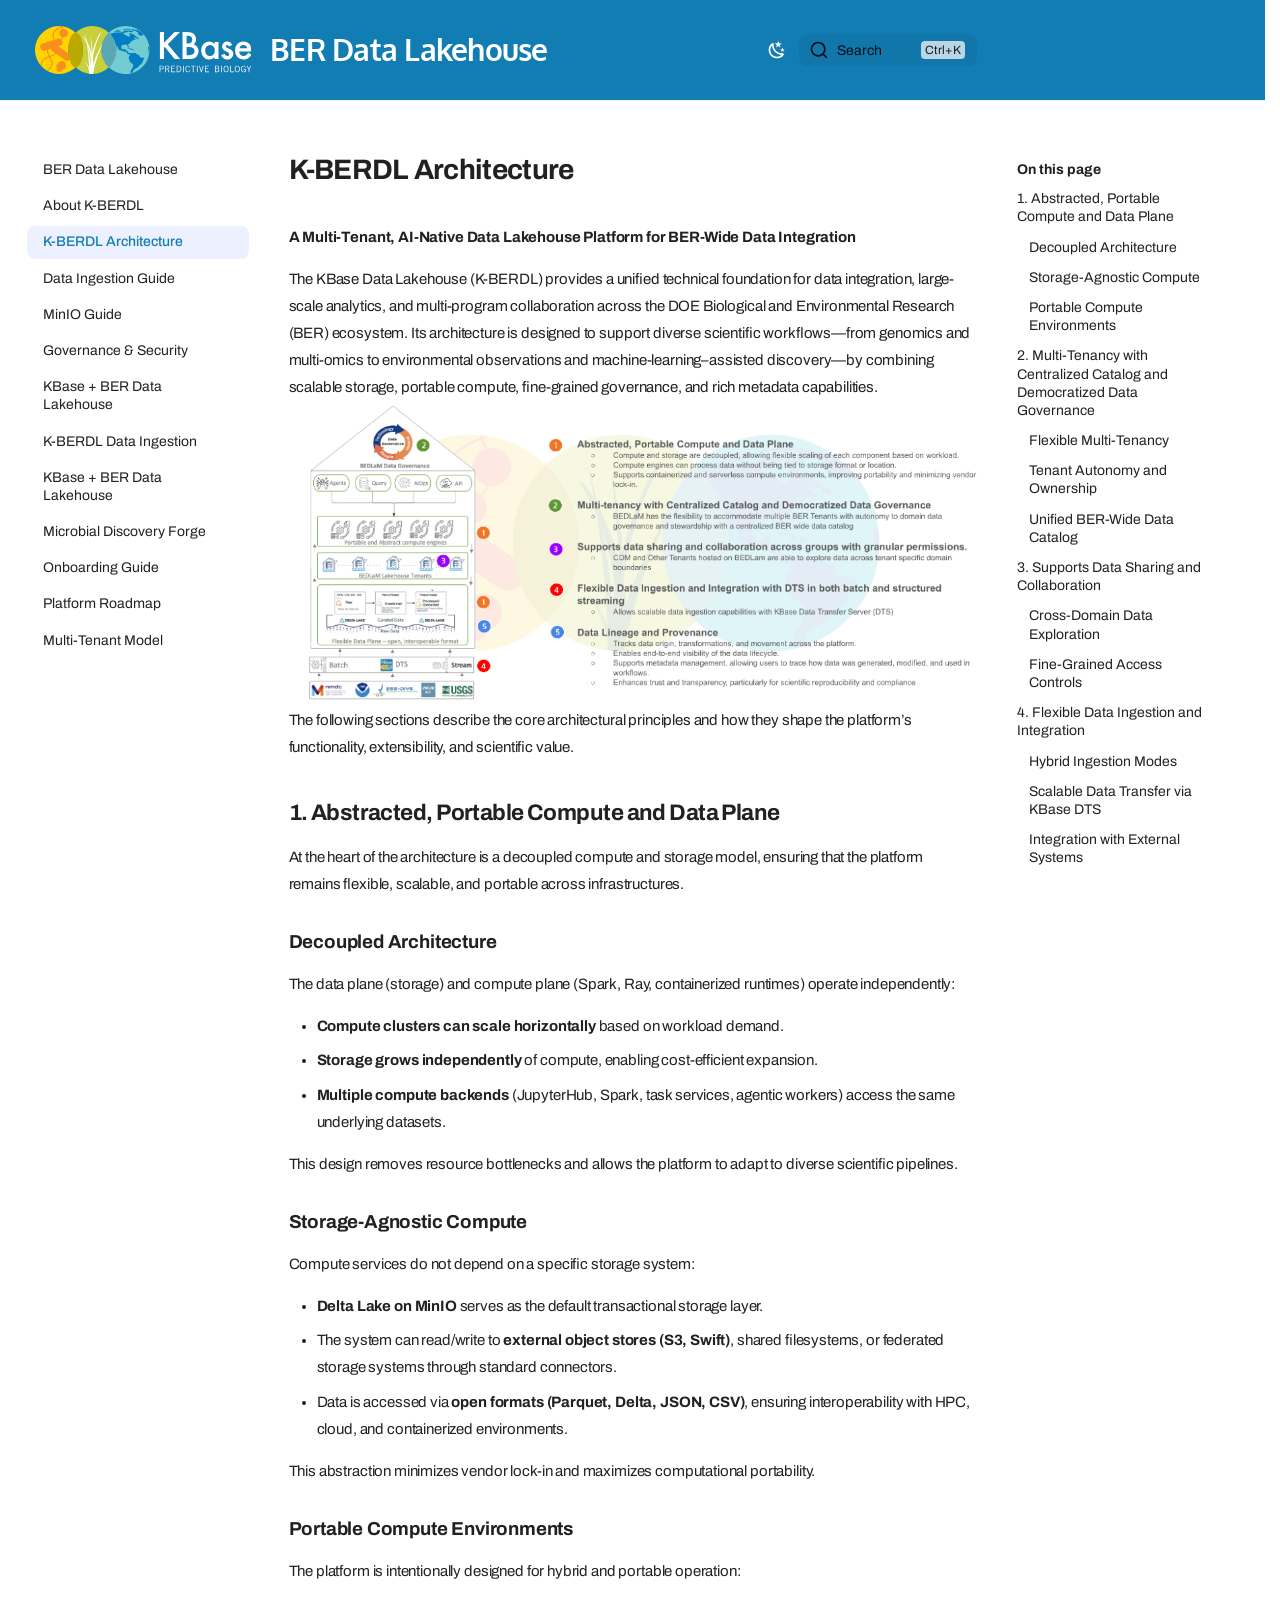
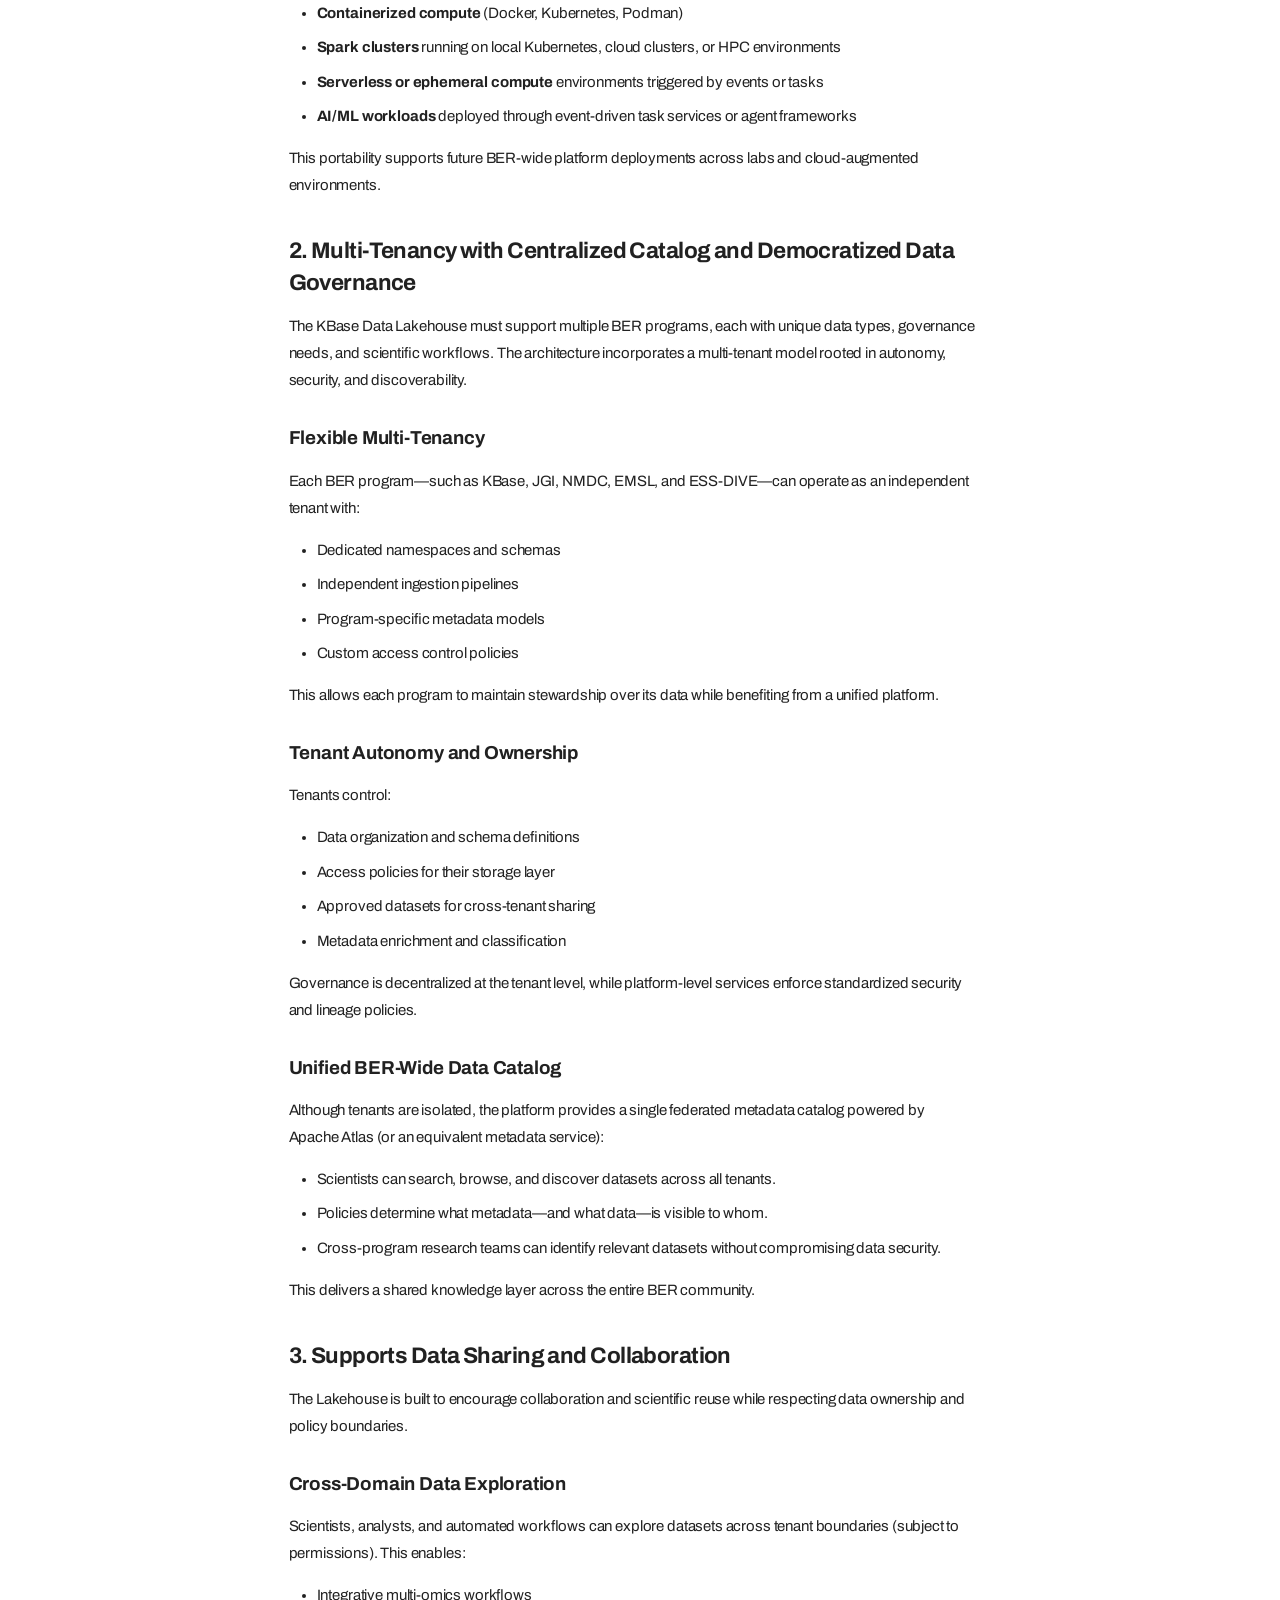
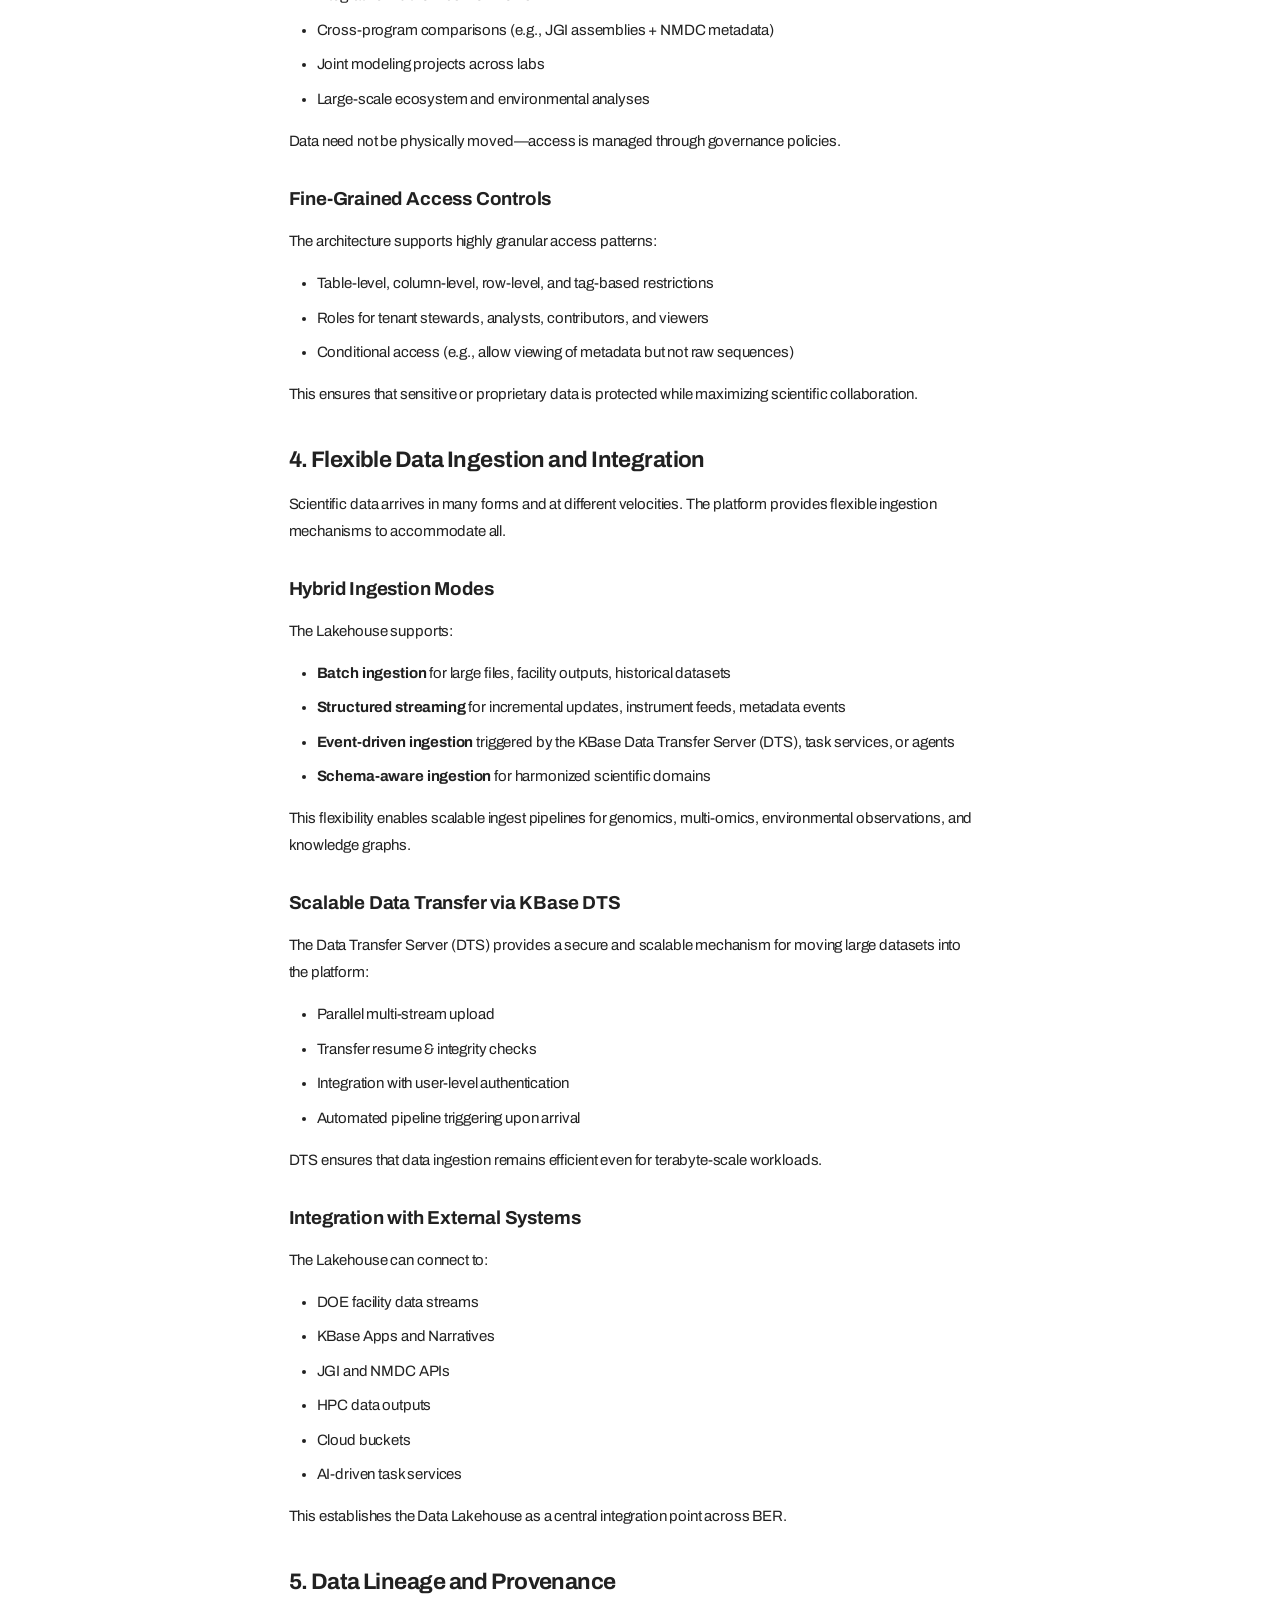
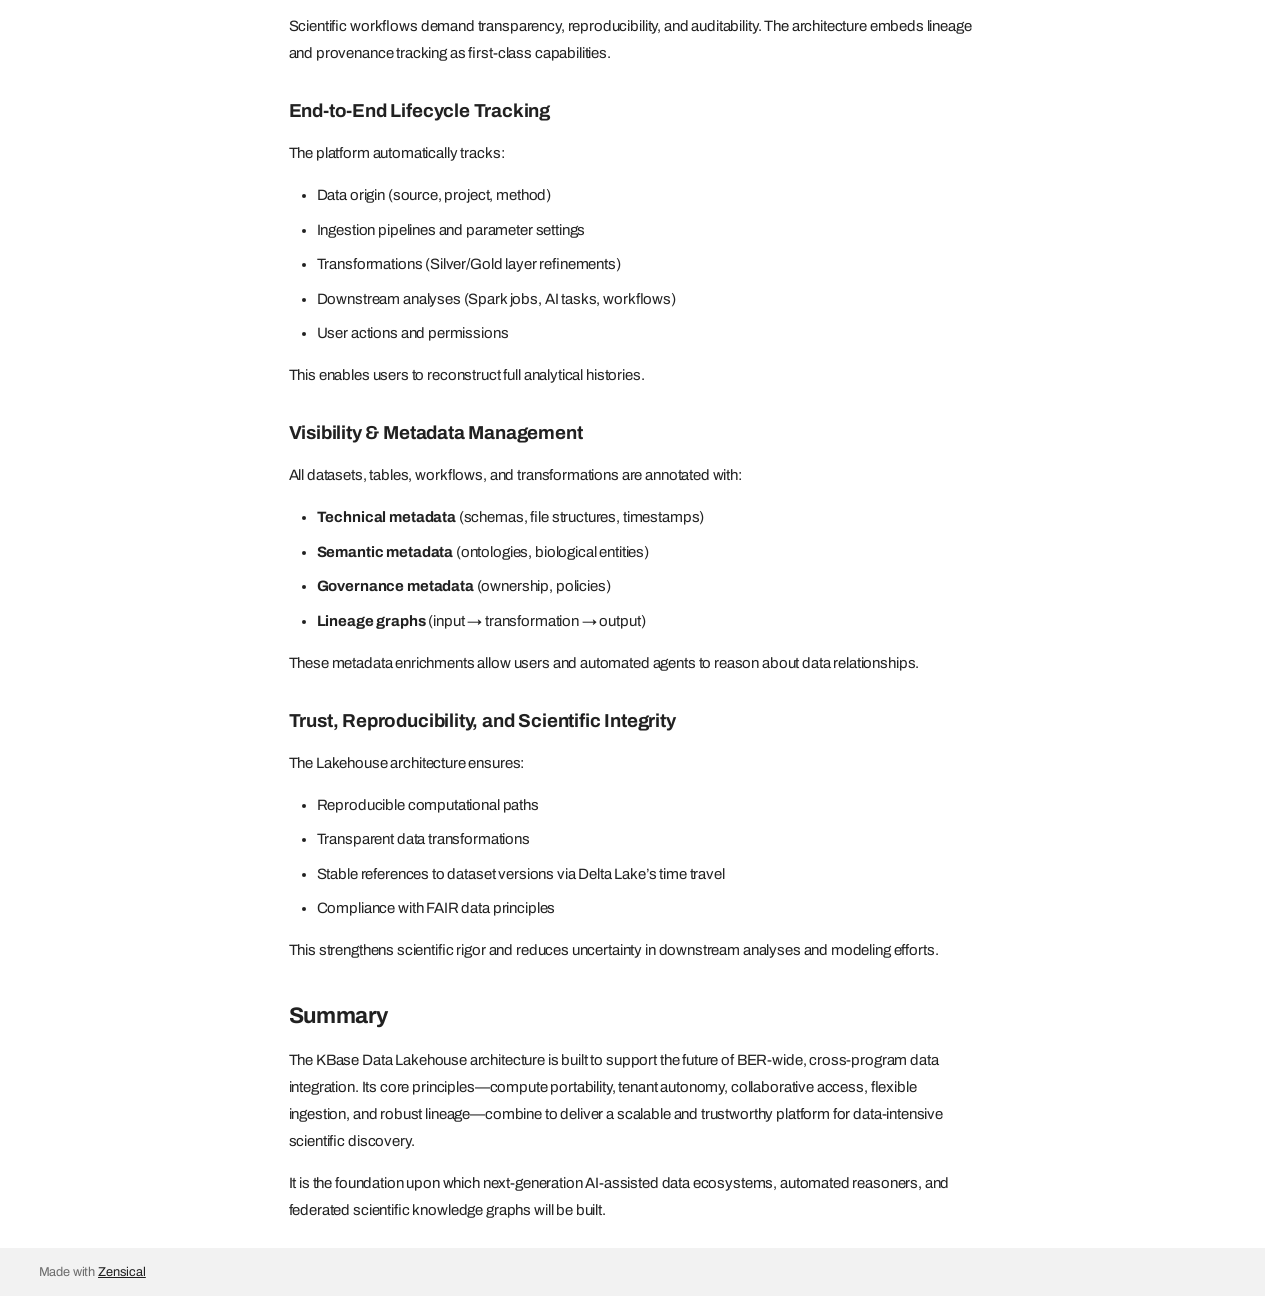
<file: architecture/index.html>
<!doctype html>
<html lang="en" class="no-js">
  <head>
    
      <meta charset="utf-8">
      <meta name="viewport" content="width=device-width,initial-scale=1">
      
        <meta name="description" content="Documentation for the KBase BER Data Lakehouse (K-BERDL) — a unified, AI-native data platform for DOE Biological and Environmental Research">
      
      
      
        <link rel="canonical" href="https://gazimahmud.github.io/kberdl-docs/architecture/">
      
      
        <link rel="prev" href="../about/">
      
      
        <link rel="next" href="../data-ingestion-guide/">
      
      
        
      
      
      <link rel="icon" href="../assets/favicon.png">
      <meta name="generator" content="zensical-0.0.26">
    
    
      
        <title>K-BERDL Architecture - BER Data Lakehouse</title>
      
    
    
      
        
      
      <link rel="stylesheet" href="../assets/stylesheets/modern/main.50057488.min.css">
      
        
          
        
        <link rel="stylesheet" href="../assets/stylesheets/modern/palette.dfe2e883.min.css">
      
      


    
    
      
    
    
      
        
        
        <link rel="preconnect" href="https://fonts.gstatic.com" crossorigin>
        <link rel="stylesheet" href="https://fonts.googleapis.com/css?family=Archivo:300,300i,400,400i,500,500i,700,700i%7CRoboto+Mono:400,400i,700,700i&display=fallback">
        <style>:root{--md-text-font:"Archivo";--md-code-font:"Roboto Mono"}</style>
      
    
    
      <link rel="stylesheet" href="../stylesheets/extra.css">
    
      <link rel="stylesheet" href="../stylesheets/fonts.css">
    
    <script>__md_scope=new URL("..",location),__md_hash=e=>[...e].reduce(((e,t)=>(e<<5)-e+t.charCodeAt(0)),0),__md_get=(e,t=localStorage,a=__md_scope)=>JSON.parse(t.getItem(a.pathname+"."+e)),__md_set=(e,t,a=localStorage,_=__md_scope)=>{try{a.setItem(_.pathname+"."+e,JSON.stringify(t))}catch(e){}},document.documentElement.setAttribute("data-platform",navigator.platform)</script>
    
      

    
    
  </head>
  
  
    
    
      
    
    
    
    
    <body dir="ltr" data-md-color-scheme="default" data-md-color-primary="custom" data-md-color-accent="custom">
  
    
    <input class="md-toggle" data-md-toggle="drawer" type="checkbox" id="__drawer" autocomplete="off">
    <input class="md-toggle" data-md-toggle="search" type="checkbox" id="__search" autocomplete="off">
    <label class="md-overlay" for="__drawer" aria-label="Navigation"></label>
    <div data-md-component="skip">
      
        
        <a href="#k-berdl-architecture" class="md-skip">
          Skip to content
        </a>
      
    </div>
    <div data-md-component="announce">
      
    </div>
    
    
      

  

<header class="md-header md-header--shadow" data-md-component="header">
  <nav class="md-header__inner md-grid" aria-label="Header">
    <a href="./.." title="BER Data Lakehouse" class="md-header__button md-logo" aria-label="BER Data Lakehouse" data-md-component="logo">
      
  
  <?xml version="1.0" encoding="UTF-8"?> <svg xmlns="http://www.w3.org/2000/svg" xmlns:xlink="http://www.w3.org/1999/xlink" id="Layer_1" data-name="Layer 1" viewBox="0 0 364 80.69"><defs><style>.cls-1,.cls-7{fill:none;}.cls-2{fill:#72ccd2;}.cls-3{fill:#c7d13e;}.cls-4{fill:#ffd200;}.cls-5{fill:#ffffff;}.cls-6{clip-path:url(#clip-path);}.cls-7{stroke:#f78e1e;stroke-miterlimit:10;stroke-width:1.83px;}.cls-8{fill:#f78e1e;}.cls-9{clip-path:url(#clip-path-2);}.cls-10{fill:#ffffff;}.cls-11{clip-path:url(#clip-path-3);}.cls-12{fill:#007dc3;}.cls-13{fill:#bba800;}.cls-14{fill:#5ba8b4;}</style><clipPath id="clip-path"><path class="cls-1" d="M68.29,69.42a40.31,40.31,0,0,1,0-58.15h0a40.35,40.35,0,1,0,0,58.15Z"></path></clipPath><clipPath id="clip-path-2"><path class="cls-1" d="M111.8,40.34a40.22,40.22,0,0,1,12.39-29.07,40.29,40.29,0,0,0-55.9,0,40.29,40.29,0,0,1,0,58.15,40.29,40.29,0,0,0,55.9,0A40.23,40.23,0,0,1,111.8,40.34Z"></path></clipPath><clipPath id="clip-path-3"><path class="cls-1" d="M152.14,0a40.17,40.17,0,0,0-27.95,11.27,40.31,40.31,0,0,1,0,58.15A40.34,40.34,0,1,0,152.14,0Z"></path></clipPath></defs><path class="cls-2" d="M152.14,0a40.17,40.17,0,0,0-27.95,11.27,40.31,40.31,0,0,1,0,58.15A40.34,40.34,0,1,0,152.14,0Z"></path><path class="cls-3" d="M111.8,40.34a40.22,40.22,0,0,1,12.39-29.07,40.29,40.29,0,0,0-55.9,0,40.29,40.29,0,0,1,0,58.15,40.29,40.29,0,0,0,55.9,0A40.23,40.23,0,0,1,111.8,40.34Z"></path><path class="cls-4" d="M68.29,69.42a40.31,40.31,0,0,1,0-58.15h0a40.35,40.35,0,1,0,0,58.15Z"></path><path class="cls-5" d="M216.9,28.19l17.69-18.13h9.16L223.2,30.64l20.66,24.87h-9.18L218.31,35.29,216.9,36.7V55.51H210V10.06h6.86Z"></path><path class="cls-5" d="M248,55.51V10.06h6.83a29.46,29.46,0,0,1,7.27.71,10.94,10.94,0,0,1,4.62,2.38,12.5,12.5,0,0,1,3,4.33,13,13,0,0,1,1.15,5.3,10.74,10.74,0,0,1-3.74,8.27,11,11,0,0,1,5.71,4.33A12.21,12.21,0,0,1,275,42.5a12.12,12.12,0,0,1-3.77,9,12.4,12.4,0,0,1-5.09,3.15,29.58,29.58,0,0,1-7.74.85Zm6.85-25.93H257q3.83,0,5.61-1.7a6.54,6.54,0,0,0,1.78-5A6.29,6.29,0,0,0,262.56,18a7.62,7.62,0,0,0-5.3-1.66h-2.42Zm0,19.49h4.24q4.65,0,6.83-1.83a6.3,6.3,0,0,0,2.3-5,6.41,6.41,0,0,0-2.21-5q-2.14-2-7.68-2h-3.48Z"></path><path class="cls-5" d="M301.81,26.84h6.65V55.51h-6.65v-3A12.71,12.71,0,0,1,283.18,52a16,16,0,0,1-3.86-10.95,15.52,15.52,0,0,1,3.86-10.75,12.45,12.45,0,0,1,9.65-4.3,12.19,12.19,0,0,1,9,4.13ZM286.09,41.09a10,10,0,0,0,2.21,6.71A7.23,7.23,0,0,0,294,50.42,7.6,7.6,0,0,0,300,47.89a9.83,9.83,0,0,0,2.26-6.66A9.82,9.82,0,0,0,300,34.58,7.49,7.49,0,0,0,294.07,32a7.3,7.3,0,0,0-5.71,2.59A9.57,9.57,0,0,0,286.09,41.09Z"></path><path class="cls-5" d="M331.52,31.73l-5.47,2.91c-.87-1.75-1.94-2.62-3.21-2.62a2.21,2.21,0,0,0-1.56.6,2,2,0,0,0-.65,1.55c0,1.09,1.27,2.18,3.83,3.26q5.27,2.26,7.09,4.18a7.1,7.1,0,0,1,1.83,5.14,9,9,0,0,1-3.06,6.94,10.48,10.48,0,0,1-7.19,2.65q-7.22,0-10.21-7l5.65-2.62a12.26,12.26,0,0,0,1.79,2.62,4.1,4.1,0,0,0,2.89,1.12c2.24,0,3.35-1,3.35-3.06,0-1.18-.86-2.28-2.59-3.3-.66-.33-1.33-.66-2-1l-2-1a12.4,12.4,0,0,1-4.06-2.83,7,7,0,0,1-1.5-4.62A8.17,8.17,0,0,1,317,28.49,9,9,0,0,1,323.34,26Q328.85,26,331.52,31.73Z"></path><path class="cls-5" d="M363.73,42.74H343.19a8.69,8.69,0,0,0,2.29,5.62,7,7,0,0,0,5.21,2.06,6.77,6.77,0,0,0,4.1-1.18,17,17,0,0,0,3.62-4.36L364,48a22.2,22.2,0,0,1-2.74,3.78,14.57,14.57,0,0,1-3.09,2.59,12.44,12.44,0,0,1-3.56,1.49,17.58,17.58,0,0,1-4.15.47,13.55,13.55,0,0,1-10.31-4.12q-3.88-4.15-3.88-11t3.77-11A13,13,0,0,1,350.1,26q6.33,0,10,4t3.65,11.1Zm-6.8-5.42c-.92-3.53-3.14-5.3-6.68-5.3a6.7,6.7,0,0,0-2.26.37,6.38,6.38,0,0,0-1.93,1.06,6.59,6.59,0,0,0-1.49,1.66,7.6,7.6,0,0,0-.94,2.21Z"></path><g class="cls-6"><path class="cls-7" d="M42-12.65C39.75-7.48,45.6,2.79,47,8.1,49.12,16.31,47.35,22,39,25.29c-6.6,2.59-16.2,4.15-18.2,12.12-2.24,8.94,6.64,16.08,7.84,24.29C31.22,79.11.12,76-5.7,87.76"></path><path class="cls-7" d="M55.61-7.29C53.75-2,42.47,1.55,37.83,4.5c-7.16,4.55-9.76,9.94-5.9,18C35,28.89,41,36.57,37,43.76,32.53,51.84,21.17,51,14.7,56.19,1,67.21,25.87,86.11,22.1,98.7"></path><path class="cls-8" d="M16.88,41a6.15,6.15,0,0,1-7.74-4h0a6.16,6.16,0,0,1,4-7.74l25.08-8a6.17,6.17,0,0,1,7.74,4h0A6.17,6.17,0,0,1,42,33Z"></path><path class="cls-8" d="M29,41.89a6.16,6.16,0,0,1-1.52-8.58h0A6.17,6.17,0,0,1,36.1,31.8L57.67,46.89a6.15,6.15,0,0,1,1.52,8.57h0A6.16,6.16,0,0,1,50.61,57Z"></path><circle class="cls-8" cx="41.52" cy="71.59" r="5.33"></circle><path class="cls-8" d="M40.81,66.81a2.6,2.6,0,1,1-2.6-2.6A2.59,2.59,0,0,1,40.81,66.81Z"></path><circle class="cls-8" cx="45.01" cy="66.26" r="6.8"></circle><path class="cls-8" d="M46.31,18.81a7.11,7.11,0,1,1,8.76-4.95A7.12,7.12,0,0,1,46.31,18.81Z"></path></g><g class="cls-9"><path class="cls-10" d="M93.29,94.56A64.48,64.48,0,0,0,98.55,69.2C98.54,43,84,16.83,80.7,17.39,96.51,43.45,96,67.13,92.53,94.23"></path><path class="cls-10" d="M92.83,94.11a31.12,31.12,0,0,0,1-11.64c-1.21-11.86-8.43-23.26-9.77-22.9,7.74,11.3,8.59,22.23,8.4,34.61"></path><path class="cls-10" d="M92.46,94.49c.27-12.18,4.79-29.37,7.78-37.5,2.78-7.81,16.13-34,17.11-33.35C99,57.37,94.89,93,95.55,95"></path><path class="cls-10" d="M93.7,94a115.74,115.74,0,0,1-.79-29c2.93-28.95,15.84-55.3,18-54.1-13.76,26-16.06,52.27-16.69,82.88"></path><path class="cls-10" d="M93.09,94.52c1.18-13.53,0-33.35-1.16-42.89-1-9.13-7.28-40.47-8-40,8.85,40.62,7.68,80.74,7,82.81"></path><path class="cls-10" d="M92.17,94.45c1.18-13.53,3.68-29.75,3.68-40.52,0-14.54-3.16-38.36-2.91-38.55,8.85,40.62,1.53,77.09.86,79.15"></path></g><g class="cls-11"><path class="cls-12" d="M160.43,61.15c1,.79,2.15.63,3.21,1.72.66.68,2,2.44,1.93,3.41,0,.63-.84,1.25-1.08,1.84s-.19,1.39-.47,2.1c-.49,1.24-1.68,2.1-2.22,3.24a11.26,11.26,0,0,0-1.2,3.76c-.16,1.79.54,2.07,2.4,1.49s1.74-1.55,1.88-2.87a.5.5,0,0,1-.32,0c-.27-2.3,4.78-4.4,6.42-5.31,2.62-1.47,3.67-3.89,5.9-5.56,1.23-.92,2.47-1.43,3.34-2.81s.66-2.84,1.37-4.24c.46-.92,2.07-2.17,2.09-3.08,0-1.47-2.58-1.88-3.76-2-2.16-.33-3.25.85-3.76-1.71s-1-2.13-3.42-3c-1.68-.55-2.89-2.32-4.44-2.7a13,13,0,0,0-2.57,0c-.72,0-1.78-.68-1.56.87-.44-.14-.82-.77-1.17-.84a10.4,10.4,0,0,0-2,.14,14.07,14.07,0,0,1-3.8-.64c-2.06-.58-.84-1.21-1.7-2.75-.61-1.08-2.6-1.6-3.74-1.55.1-1.13.39-2.54-1.22-2.54-1.12,0-2,1.88-3.21,1.5-1-.29-2.13-2.52-2.3-3.38a4.52,4.52,0,0,1,1.23-3.94c1-.88,2.66-.8,3.94-.85,1,0,3-.55,3.76-.35,1.54.4,1.05,1.87,1.66,3a4.07,4.07,0,0,0,2.75,2c.38-1.39-1.62-2.59-2-3.92-.44-1.66.44-1.32,1.88-2s1.18-1.33,1.83-2.6,3-1.61,3.28-2.71c1.57-.13,1.51-2,3.2-2.06.18,1.63,2.93.43,2.9-.68-1.66.07-2.42-.17-2.05-1.88-.66,0-1.35,0-2-.06,1.39-2,4.14.78,5.77-.6a4,4,0,0,1-.46,1.62,9,9,0,0,0,3.71.87c.19-1-.35-1.3-1-1.91-.25-.26-.79-.1-1-.33s-.25-.73-.5-1c-1.21-1.26-1.94-1.2-3.47-2s-.94-2.33-2.56-2.78c-.67-.19-1.15.27-1.75,0s-1.2-1-1.8-1.28c-.93-.47-3.34-1.33-3.81,0-.26.77.63,1.27.86,1.85.44,1.09.43.65,0,1.63-.51,1.3-1.38,2.27-2.81,1.54-1.59-.82-2.71-2-4.58-2.58-2.33-.79-6-2.82-1.7-3.79a22.09,22.09,0,0,0,3.8-.82c.53-.23.78-.85,1.49-1.11a6.76,6.76,0,0,1,2.54-.1c.47,1.23,3,1.12,4.13,1.13,2.11,0,3.59-1.34.68-2.06-2.7-.67-6.31-1.38-9.05-1-.71.11-1.3.43-2.05.51s-1.85-.24-2.56.18-.41.85-1,1.53c-.82.89-1.67.81-2.75,1-4.09.8-8.13-.61-12.1.73-2.55.86-5.86.58-7.76,2.3-1.07,1-1.88,2.12-3,3-.94.74-1.75,3.55-1.75,3.55,1.37-2,4-1.79,6.13-1.68.29,1.14,1,1,1.73,1.56s1,1.31,1.68,1.69c-.64,2.67.21,7.29,2.3,9.37,1.48,1.48,2.33,1.3,3,3.25.5,1.41,1.15,3.38,2.29,4.3.31-1.37-.51-2-1.14-3.07a11.11,11.11,0,0,1-1-3.22c.67,1.4,2.09,1.93,3.12,3,1.25,1.32.59,2.75,1.51,4.1s2.9,1.06,4.26,1.76c.69.35,1,1,1.71,1.16s1.62-.46,2.37-.49c1,1.67,3.1,1,4.47,1.84s1.27,3.87,3.73,3.46c.41,1.21,1.75.43,2.57.16.22,2.67-1.26,3.14-2.16,5.28C157,54.07,159.93,60.77,160.43,61.15Z"></path><path class="cls-12" d="M133.46,9.68c-.44.26-1.3.84-1.39,1.39,1.36-.2,2.4-1.52,3.94-1.31a4.35,4.35,0,0,0,1.87.05,5.4,5.4,0,0,1,2.08,0c.73.08,1.39-.23,2.07-.06s1.22.44,1.82.11c1-.55-.23-.86-.51-1.25-.12-.17-.09-.49-.24-.6a1.5,1.5,0,0,0-.84,0,8.73,8.73,0,0,0-1.56.54,16.05,16.05,0,0,1-2.44.59c0-.74,2.23-1.12,2.78-1.24.77-.17,1.09-.5.07-.56,0-.72-.32-1-1.1-.84a26.24,26.24,0,0,0-3.62,1.4,5.62,5.62,0,0,0-2.19,1.44,4.16,4.16,0,0,1-1.39.86"></path><path class="cls-12" d="M162,6.73a.94.94,0,0,1,1.16.36c.21.33.17.52.57.69a2.53,2.53,0,0,0,1.06.1c1.61,0,3.38-.06,4.84.8a14.6,14.6,0,0,1,1.63,1.05,4.41,4.41,0,0,0,.71.54,12.36,12.36,0,0,1,1.23.54,1.75,1.75,0,0,1,.53,1.52c-.15.3-.78.26-1.15.25-.22.81,1.74,1.68,2.2,2a13.52,13.52,0,0,1,2.29,1.9c.72.69,1,.54,1.59-.24.46-.61.8-.91,1.57-.8s1,.14,1.53-.4c.32-.35.9-.83.72-1.35-.12-.35-.65-.62-.93-.85-.55-.47-1.09-1-1.63-1.45a18.4,18.4,0,0,0-4.36-2.82c-1-.5-1.95-1.27-3-1.71a11.13,11.13,0,0,0-3.82-.5,8.11,8.11,0,0,1-2.91-.68,18.29,18.29,0,0,0-2.6-.38,15.44,15.44,0,0,0-3.84-.43c-1.51,0-3.05-.23-4.56-.16a10.83,10.83,0,0,0-1.68.41,11.93,11.93,0,0,1-1.79.09,4.93,4.93,0,0,0-2.1.27c-.25.16-.28.44-.56.6s-1.63,0-1.63.53c.67,0,1.32-.35,2-.25a3.76,3.76,0,0,0,1.84.15,10,10,0,0,1,2.2-.55c.79,0,1.61-.1,2.39-.1s1.61.22,2.42.25a7.82,7.82,0,0,0,1.28,0,6.89,6.89,0,0,1,1.25-.24c.38,0,.31.16.64.35a2.52,2.52,0,0,0,1.36.2c.61,0,.93,0,.74.65"></path><path class="cls-12" d="M190.25,35c-.33.26-.05,1-.16,1.42-.23.78.38,1.22.38,2a21.26,21.26,0,0,0,.15,2.26c.11,1,.7,1.89.41,2.84-.21.68.22,1.23.25,2a1.75,1.75,0,0,0,.19,1c.05.07.49.36.6.31.37-.14.35-1.37.39-1.7.26-2,1-4.06,1-6.13,0-1.16-.56-1.61-1-2.6a13.58,13.58,0,0,0-1.26-1.63"></path><path class="cls-12" d="M155.78,36.83c-.26-.2-1.57,1,0,.51a3.51,3.51,0,0,1,2.22.3c.46.19,1.79.24,2,.74.09.17-.12.46,0,.6s1.05.21,1.29.1.62-.54.55-.84-.66-.41-.94-.52c-.6-.22-1.11-.81-1.72-.92-.3-.06-.58.1-.85.08s-.75-.27-1.18-.3a6.34,6.34,0,0,0-1.25-.15c-.27.09-.26.25-.4.45"></path><path class="cls-12" d="M159.62,39.73c-.08-.07-.12-.13-.24-.09-.14.64,1,.81,1,.24,0-.33-.82-.43-1-.25"></path><path class="cls-12" d="M163.46,38.18c-.16.12-.52.32-.6.51-.16.45.19.18.24.49.11.59-.74.2-.82.61-.16.7,1.17.24,1.33.25.51,0,.6.41,1.25.13.23-.1.28-.21.55-.24s.4.1.49,0c.58-.43-.59-.91-.83-1a4,4,0,0,0-1-.5c-.14,0-.35,0-.5-.09s-.13-.26-.4-.11"></path></g><path class="cls-2" d="M111.79,40.39a40.2,40.2,0,0,0,12.4,29.08,40.32,40.32,0,0,0,0-58.16A40.2,40.2,0,0,0,111.79,40.39Z"></path><ellipse class="cls-13" cx="68.29" cy="40.39" rx="12.4" ry="29.08"></ellipse><path class="cls-14" d="M111.79,40.39a40.2,40.2,0,0,0,12.4,29.08,40.32,40.32,0,0,0,0-58.16A40.2,40.2,0,0,0,111.79,40.39Z"></path><path class="cls-10" d="M209.46,77.62V66.85h3.76c2.3,0,3.3,1.31,3.3,3s-1.24,3-4,3h-1.91v4.8Zm1.19-5.82h2c2,0,2.64-.68,2.64-2s-.76-2-2.37-2h-2.3Z"></path><path class="cls-10" d="M218.91,77.62V66.85h3.46c2.33,0,3.6,1,3.6,2.83a2.8,2.8,0,0,1-2.15,2.81l2.28,5.13h-1.3l-2.17-4.89H220.1v4.89Zm1.19-5.91h2.17c1.64,0,2.51-.61,2.51-2s-1-1.88-2.53-1.88H220.1Z"></path><path class="cls-10" d="M235.44,66.85v1h-5.26v3.61h3.74v1h-3.74v4.12h5.56v1H229V66.85Z"></path><path class="cls-10" d="M238.22,66.85h2.9c2.92,0,4.86,1.85,4.86,5.38,0,3.17-1.7,5.39-4.92,5.39h-2.84Zm1.2,9.76H241c2.47,0,3.76-1.48,3.76-4.38,0-3.14-1.49-4.37-3.7-4.37h-1.67Z"></path><path class="cls-10" d="M250,66.85V77.62h-1.2V66.85Z"></path><path class="cls-10" d="M260.71,74.4c-.48,2-1.58,3.37-3.79,3.37-2.42,0-4.12-1.76-4.12-5.54,0-3.5,1.52-5.53,4.12-5.53,2,0,3.16,1.16,3.64,3.13l-1.1.33c-.39-1.52-1.08-2.45-2.69-2.45S254,69.15,254,72.23s1.23,4.53,3,4.53,2.3-1.26,2.62-2.57Z"></path><path class="cls-10" d="M266.5,67.86v9.76h-1.19V67.86h-3.23v-1h7.64v1Z"></path><path class="cls-10" d="M273.38,66.85V77.62h-1.19V66.85Z"></path><path class="cls-10" d="M275.81,66.85H277l2.66,8.83h0l2.67-8.83h1.21l-3.35,10.77h-1.09Z"></path><path class="cls-10" d="M292.32,66.85v1h-5.27v3.61h3.75v1h-3.75v4.12h5.57v1h-6.76V66.85Z"></path><path class="cls-10" d="M302.61,66.85h4a2.73,2.73,0,0,1,3,2.65A2.41,2.41,0,0,1,307.77,72v0a2.74,2.74,0,0,1,2.08,2.72c0,1.61-1,2.89-3.91,2.89h-3.34Zm1.19,4.62h2.09c1.8,0,2.51-.92,2.51-1.83,0-1.21-.66-1.78-2-1.78H303.8Zm0,5.14H306c1.76,0,2.62-.6,2.62-1.94s-1.1-2.18-2.8-2.18H303.8Z"></path><path class="cls-10" d="M314.08,66.85V77.62h-1.2V66.85Z"></path><path class="cls-10" d="M321.18,66.7c2.64,0,4.21,1.94,4.21,5.53s-1.57,5.54-4.21,5.54S317,75.83,317,72.23,318.54,66.7,321.18,66.7Zm0,10.06c1.89,0,3-1.47,3-4.53s-1.12-4.52-3-4.52-3,1.47-3,4.52S319.28,76.76,321.18,76.76Z"></path><path class="cls-10" d="M328.15,77.62V66.85h1.19v9.76h5.1v1Z"></path><path class="cls-10" d="M340,66.7c2.64,0,4.21,1.94,4.21,5.53s-1.57,5.54-4.21,5.54-4.21-1.94-4.21-5.54S337.35,66.7,340,66.7Zm0,10.06c1.9,0,3-1.47,3-4.53s-1.11-4.52-3-4.52-3,1.47-3,4.52S338.09,76.76,340,76.76Z"></path><path class="cls-10" d="M354.34,72.44v5.18h-1v-1h0a3.43,3.43,0,0,1-2.82,1.13c-2.45,0-4.21-1.76-4.21-5.54s1.76-5.53,4.21-5.53c1.82,0,3.22.86,3.88,3.16l-1.14.23c-.53-1.72-1.43-2.38-2.68-2.38-1.59,0-3.08,1.08-3.08,4.52s1.49,4.53,3.08,4.53a2.31,2.31,0,0,0,2.58-2.39v-.91h-2.43v-1Z"></path><path class="cls-10" d="M359.12,73.08l-3.31-6.23h1.32l2.59,4.94,2.6-4.94h1.31l-3.31,6.23v4.54h-1.2Z"></path></svg> 

    </a>
    <label class="md-header__button md-icon" for="__drawer" aria-label="Navigation">
      
      <svg xmlns="http://www.w3.org/2000/svg" fill="none" stroke="currentColor" stroke-linecap="round" stroke-linejoin="round" stroke-width="2" class="lucide lucide-menu" viewBox="0 0 24 24"><path d="M4 5h16M4 12h16M4 19h16"/></svg>
    </label>
    <div class="md-header__title" data-md-component="header-title">
      <div class="md-header__ellipsis">
        <div class="md-header__topic">
          <span class="md-ellipsis">
            BER Data Lakehouse
          </span>
        </div>
        <div class="md-header__topic" data-md-component="header-topic">
          <span class="md-ellipsis">
            
              K-BERDL Architecture
            
          </span>
        </div>
      </div>
    </div>
    
      
        <form class="md-header__option" data-md-component="palette">
  
    
    
    
    <input class="md-option" data-md-color-media="none" data-md-color-scheme="default" data-md-color-primary="custom" data-md-color-accent="custom"  aria-label="Switch to dark mode"  type="radio" name="__palette" id="__palette_0">
    
      <label class="md-header__button md-icon" title="Switch to dark mode" for="__palette_1" hidden>
        <svg xmlns="http://www.w3.org/2000/svg" viewBox="0 0 24 24"><path d="m17.75 4.09-2.53 1.94.91 3.06-2.63-1.81-2.63 1.81.91-3.06-2.53-1.94L12.44 4l1.06-3 1.06 3zm3.5 6.91-1.64 1.25.59 1.98-1.7-1.17-1.7 1.17.59-1.98L15.75 11l2.06-.05L18.5 9l.69 1.95zm-2.28 4.95c.83-.08 1.72 1.1 1.19 1.85-.32.45-.66.87-1.08 1.27C15.17 23 8.84 23 4.94 19.07c-3.91-3.9-3.91-10.24 0-14.14.4-.4.82-.76 1.27-1.08.75-.53 1.93.36 1.85 1.19-.27 2.86.69 5.83 2.89 8.02a9.96 9.96 0 0 0 8.02 2.89m-1.64 2.02a12.08 12.08 0 0 1-7.8-3.47c-2.17-2.19-3.33-5-3.49-7.82-2.81 3.14-2.7 7.96.31 10.98 3.02 3.01 7.84 3.12 10.98.31"/></svg>
      </label>
    
  
    
    
    
    <input class="md-option" data-md-color-media="none" data-md-color-scheme="slate" data-md-color-primary="custom" data-md-color-accent="custom"  aria-label="Switch to light mode"  type="radio" name="__palette" id="__palette_1">
    
      <label class="md-header__button md-icon" title="Switch to light mode" for="__palette_0" hidden>
        <svg xmlns="http://www.w3.org/2000/svg" viewBox="0 0 24 24"><path d="M12 7a5 5 0 0 1 5 5 5 5 0 0 1-5 5 5 5 0 0 1-5-5 5 5 0 0 1 5-5m0 2a3 3 0 0 0-3 3 3 3 0 0 0 3 3 3 3 0 0 0 3-3 3 3 0 0 0-3-3m0-7 2.39 3.42C13.65 5.15 12.84 5 12 5s-1.65.15-2.39.42zM3.34 7l4.16-.35A7.2 7.2 0 0 0 5.94 8.5c-.44.74-.69 1.5-.83 2.29zm.02 10 1.76-3.77a7.131 7.131 0 0 0 2.38 4.14zM20.65 7l-1.77 3.79a7.02 7.02 0 0 0-2.38-4.15zm-.01 10-4.14.36c.59-.51 1.12-1.14 1.54-1.86.42-.73.69-1.5.83-2.29zM12 22l-2.41-3.44c.74.27 1.55.44 2.41.44.82 0 1.63-.17 2.37-.44z"/></svg>
      </label>
    
  
</form>
      
    
    
      <script>var palette=__md_get("__palette");if(palette&&palette.color){if("(prefers-color-scheme)"===palette.color.media){var media=matchMedia("(prefers-color-scheme: light)"),input=document.querySelector(media.matches?"[data-md-color-media='(prefers-color-scheme: light)']":"[data-md-color-media='(prefers-color-scheme: dark)']");palette.color.media=input.getAttribute("data-md-color-media"),palette.color.scheme=input.getAttribute("data-md-color-scheme"),palette.color.primary=input.getAttribute("data-md-color-primary"),palette.color.accent=input.getAttribute("data-md-color-accent")}for(var[key,value]of Object.entries(palette.color))document.body.setAttribute("data-md-color-"+key,value)}</script>
    
    
    
      
      
        <label class="md-header__button md-icon" for="__search" aria-label="Search">
          
          <svg xmlns="http://www.w3.org/2000/svg" fill="none" stroke="currentColor" stroke-linecap="round" stroke-linejoin="round" stroke-width="2" class="lucide lucide-search" viewBox="0 0 24 24"><path d="m21 21-4.34-4.34"/><circle cx="11" cy="11" r="8"/></svg>
        </label>
        <div class="md-search" data-md-component="search" role="dialog" aria-label="Search">
  <button type="button" class="md-search__button">
    Search
  </button>
</div>
      
    
    <div class="md-header__source">
      
    </div>
  </nav>
  
</header>
    
    <div class="md-container" data-md-component="container">
      
      
        
          
        
      
      <main class="md-main" data-md-component="main">
        <div class="md-main__inner md-grid">
          
            
              
              <div class="md-sidebar md-sidebar--primary" data-md-component="sidebar" data-md-type="navigation" >
                <div class="md-sidebar__scrollwrap">
                  <div class="md-sidebar__inner">
                    



<nav class="md-nav md-nav--primary" aria-label="Navigation" data-md-level="0">
  <label class="md-nav__title" for="__drawer">
    <a href="./.." title="BER Data Lakehouse" class="md-nav__button md-logo" aria-label="BER Data Lakehouse" data-md-component="logo">
      
  
  <?xml version="1.0" encoding="UTF-8"?> <svg xmlns="http://www.w3.org/2000/svg" xmlns:xlink="http://www.w3.org/1999/xlink" id="Layer_1" data-name="Layer 1" viewBox="0 0 364 80.69"><defs><style>.cls-1,.cls-7{fill:none;}.cls-2{fill:#72ccd2;}.cls-3{fill:#c7d13e;}.cls-4{fill:#ffd200;}.cls-5{fill:#ffffff;}.cls-6{clip-path:url(#clip-path);}.cls-7{stroke:#f78e1e;stroke-miterlimit:10;stroke-width:1.83px;}.cls-8{fill:#f78e1e;}.cls-9{clip-path:url(#clip-path-2);}.cls-10{fill:#ffffff;}.cls-11{clip-path:url(#clip-path-3);}.cls-12{fill:#007dc3;}.cls-13{fill:#bba800;}.cls-14{fill:#5ba8b4;}</style><clipPath id="clip-path"><path class="cls-1" d="M68.29,69.42a40.31,40.31,0,0,1,0-58.15h0a40.35,40.35,0,1,0,0,58.15Z"></path></clipPath><clipPath id="clip-path-2"><path class="cls-1" d="M111.8,40.34a40.22,40.22,0,0,1,12.39-29.07,40.29,40.29,0,0,0-55.9,0,40.29,40.29,0,0,1,0,58.15,40.29,40.29,0,0,0,55.9,0A40.23,40.23,0,0,1,111.8,40.34Z"></path></clipPath><clipPath id="clip-path-3"><path class="cls-1" d="M152.14,0a40.17,40.17,0,0,0-27.95,11.27,40.31,40.31,0,0,1,0,58.15A40.34,40.34,0,1,0,152.14,0Z"></path></clipPath></defs><path class="cls-2" d="M152.14,0a40.17,40.17,0,0,0-27.95,11.27,40.31,40.31,0,0,1,0,58.15A40.34,40.34,0,1,0,152.14,0Z"></path><path class="cls-3" d="M111.8,40.34a40.22,40.22,0,0,1,12.39-29.07,40.29,40.29,0,0,0-55.9,0,40.29,40.29,0,0,1,0,58.15,40.29,40.29,0,0,0,55.9,0A40.23,40.23,0,0,1,111.8,40.34Z"></path><path class="cls-4" d="M68.29,69.42a40.31,40.31,0,0,1,0-58.15h0a40.35,40.35,0,1,0,0,58.15Z"></path><path class="cls-5" d="M216.9,28.19l17.69-18.13h9.16L223.2,30.64l20.66,24.87h-9.18L218.31,35.29,216.9,36.7V55.51H210V10.06h6.86Z"></path><path class="cls-5" d="M248,55.51V10.06h6.83a29.46,29.46,0,0,1,7.27.71,10.94,10.94,0,0,1,4.62,2.38,12.5,12.5,0,0,1,3,4.33,13,13,0,0,1,1.15,5.3,10.74,10.74,0,0,1-3.74,8.27,11,11,0,0,1,5.71,4.33A12.21,12.21,0,0,1,275,42.5a12.12,12.12,0,0,1-3.77,9,12.4,12.4,0,0,1-5.09,3.15,29.58,29.58,0,0,1-7.74.85Zm6.85-25.93H257q3.83,0,5.61-1.7a6.54,6.54,0,0,0,1.78-5A6.29,6.29,0,0,0,262.56,18a7.62,7.62,0,0,0-5.3-1.66h-2.42Zm0,19.49h4.24q4.65,0,6.83-1.83a6.3,6.3,0,0,0,2.3-5,6.41,6.41,0,0,0-2.21-5q-2.14-2-7.68-2h-3.48Z"></path><path class="cls-5" d="M301.81,26.84h6.65V55.51h-6.65v-3A12.71,12.71,0,0,1,283.18,52a16,16,0,0,1-3.86-10.95,15.52,15.52,0,0,1,3.86-10.75,12.45,12.45,0,0,1,9.65-4.3,12.19,12.19,0,0,1,9,4.13ZM286.09,41.09a10,10,0,0,0,2.21,6.71A7.23,7.23,0,0,0,294,50.42,7.6,7.6,0,0,0,300,47.89a9.83,9.83,0,0,0,2.26-6.66A9.82,9.82,0,0,0,300,34.58,7.49,7.49,0,0,0,294.07,32a7.3,7.3,0,0,0-5.71,2.59A9.57,9.57,0,0,0,286.09,41.09Z"></path><path class="cls-5" d="M331.52,31.73l-5.47,2.91c-.87-1.75-1.94-2.62-3.21-2.62a2.21,2.21,0,0,0-1.56.6,2,2,0,0,0-.65,1.55c0,1.09,1.27,2.18,3.83,3.26q5.27,2.26,7.09,4.18a7.1,7.1,0,0,1,1.83,5.14,9,9,0,0,1-3.06,6.94,10.48,10.48,0,0,1-7.19,2.65q-7.22,0-10.21-7l5.65-2.62a12.26,12.26,0,0,0,1.79,2.62,4.1,4.1,0,0,0,2.89,1.12c2.24,0,3.35-1,3.35-3.06,0-1.18-.86-2.28-2.59-3.3-.66-.33-1.33-.66-2-1l-2-1a12.4,12.4,0,0,1-4.06-2.83,7,7,0,0,1-1.5-4.62A8.17,8.17,0,0,1,317,28.49,9,9,0,0,1,323.34,26Q328.85,26,331.52,31.73Z"></path><path class="cls-5" d="M363.73,42.74H343.19a8.69,8.69,0,0,0,2.29,5.62,7,7,0,0,0,5.21,2.06,6.77,6.77,0,0,0,4.1-1.18,17,17,0,0,0,3.62-4.36L364,48a22.2,22.2,0,0,1-2.74,3.78,14.57,14.57,0,0,1-3.09,2.59,12.44,12.44,0,0,1-3.56,1.49,17.58,17.58,0,0,1-4.15.47,13.55,13.55,0,0,1-10.31-4.12q-3.88-4.15-3.88-11t3.77-11A13,13,0,0,1,350.1,26q6.33,0,10,4t3.65,11.1Zm-6.8-5.42c-.92-3.53-3.14-5.3-6.68-5.3a6.7,6.7,0,0,0-2.26.37,6.38,6.38,0,0,0-1.93,1.06,6.59,6.59,0,0,0-1.49,1.66,7.6,7.6,0,0,0-.94,2.21Z"></path><g class="cls-6"><path class="cls-7" d="M42-12.65C39.75-7.48,45.6,2.79,47,8.1,49.12,16.31,47.35,22,39,25.29c-6.6,2.59-16.2,4.15-18.2,12.12-2.24,8.94,6.64,16.08,7.84,24.29C31.22,79.11.12,76-5.7,87.76"></path><path class="cls-7" d="M55.61-7.29C53.75-2,42.47,1.55,37.83,4.5c-7.16,4.55-9.76,9.94-5.9,18C35,28.89,41,36.57,37,43.76,32.53,51.84,21.17,51,14.7,56.19,1,67.21,25.87,86.11,22.1,98.7"></path><path class="cls-8" d="M16.88,41a6.15,6.15,0,0,1-7.74-4h0a6.16,6.16,0,0,1,4-7.74l25.08-8a6.17,6.17,0,0,1,7.74,4h0A6.17,6.17,0,0,1,42,33Z"></path><path class="cls-8" d="M29,41.89a6.16,6.16,0,0,1-1.52-8.58h0A6.17,6.17,0,0,1,36.1,31.8L57.67,46.89a6.15,6.15,0,0,1,1.52,8.57h0A6.16,6.16,0,0,1,50.61,57Z"></path><circle class="cls-8" cx="41.52" cy="71.59" r="5.33"></circle><path class="cls-8" d="M40.81,66.81a2.6,2.6,0,1,1-2.6-2.6A2.59,2.59,0,0,1,40.81,66.81Z"></path><circle class="cls-8" cx="45.01" cy="66.26" r="6.8"></circle><path class="cls-8" d="M46.31,18.81a7.11,7.11,0,1,1,8.76-4.95A7.12,7.12,0,0,1,46.31,18.81Z"></path></g><g class="cls-9"><path class="cls-10" d="M93.29,94.56A64.48,64.48,0,0,0,98.55,69.2C98.54,43,84,16.83,80.7,17.39,96.51,43.45,96,67.13,92.53,94.23"></path><path class="cls-10" d="M92.83,94.11a31.12,31.12,0,0,0,1-11.64c-1.21-11.86-8.43-23.26-9.77-22.9,7.74,11.3,8.59,22.23,8.4,34.61"></path><path class="cls-10" d="M92.46,94.49c.27-12.18,4.79-29.37,7.78-37.5,2.78-7.81,16.13-34,17.11-33.35C99,57.37,94.89,93,95.55,95"></path><path class="cls-10" d="M93.7,94a115.74,115.74,0,0,1-.79-29c2.93-28.95,15.84-55.3,18-54.1-13.76,26-16.06,52.27-16.69,82.88"></path><path class="cls-10" d="M93.09,94.52c1.18-13.53,0-33.35-1.16-42.89-1-9.13-7.28-40.47-8-40,8.85,40.62,7.68,80.74,7,82.81"></path><path class="cls-10" d="M92.17,94.45c1.18-13.53,3.68-29.75,3.68-40.52,0-14.54-3.16-38.36-2.91-38.55,8.85,40.62,1.53,77.09.86,79.15"></path></g><g class="cls-11"><path class="cls-12" d="M160.43,61.15c1,.79,2.15.63,3.21,1.72.66.68,2,2.44,1.93,3.41,0,.63-.84,1.25-1.08,1.84s-.19,1.39-.47,2.1c-.49,1.24-1.68,2.1-2.22,3.24a11.26,11.26,0,0,0-1.2,3.76c-.16,1.79.54,2.07,2.4,1.49s1.74-1.55,1.88-2.87a.5.5,0,0,1-.32,0c-.27-2.3,4.78-4.4,6.42-5.31,2.62-1.47,3.67-3.89,5.9-5.56,1.23-.92,2.47-1.43,3.34-2.81s.66-2.84,1.37-4.24c.46-.92,2.07-2.17,2.09-3.08,0-1.47-2.58-1.88-3.76-2-2.16-.33-3.25.85-3.76-1.71s-1-2.13-3.42-3c-1.68-.55-2.89-2.32-4.44-2.7a13,13,0,0,0-2.57,0c-.72,0-1.78-.68-1.56.87-.44-.14-.82-.77-1.17-.84a10.4,10.4,0,0,0-2,.14,14.07,14.07,0,0,1-3.8-.64c-2.06-.58-.84-1.21-1.7-2.75-.61-1.08-2.6-1.6-3.74-1.55.1-1.13.39-2.54-1.22-2.54-1.12,0-2,1.88-3.21,1.5-1-.29-2.13-2.52-2.3-3.38a4.52,4.52,0,0,1,1.23-3.94c1-.88,2.66-.8,3.94-.85,1,0,3-.55,3.76-.35,1.54.4,1.05,1.87,1.66,3a4.07,4.07,0,0,0,2.75,2c.38-1.39-1.62-2.59-2-3.92-.44-1.66.44-1.32,1.88-2s1.18-1.33,1.83-2.6,3-1.61,3.28-2.71c1.57-.13,1.51-2,3.2-2.06.18,1.63,2.93.43,2.9-.68-1.66.07-2.42-.17-2.05-1.88-.66,0-1.35,0-2-.06,1.39-2,4.14.78,5.77-.6a4,4,0,0,1-.46,1.62,9,9,0,0,0,3.71.87c.19-1-.35-1.3-1-1.91-.25-.26-.79-.1-1-.33s-.25-.73-.5-1c-1.21-1.26-1.94-1.2-3.47-2s-.94-2.33-2.56-2.78c-.67-.19-1.15.27-1.75,0s-1.2-1-1.8-1.28c-.93-.47-3.34-1.33-3.81,0-.26.77.63,1.27.86,1.85.44,1.09.43.65,0,1.63-.51,1.3-1.38,2.27-2.81,1.54-1.59-.82-2.71-2-4.58-2.58-2.33-.79-6-2.82-1.7-3.79a22.09,22.09,0,0,0,3.8-.82c.53-.23.78-.85,1.49-1.11a6.76,6.76,0,0,1,2.54-.1c.47,1.23,3,1.12,4.13,1.13,2.11,0,3.59-1.34.68-2.06-2.7-.67-6.31-1.38-9.05-1-.71.11-1.3.43-2.05.51s-1.85-.24-2.56.18-.41.85-1,1.53c-.82.89-1.67.81-2.75,1-4.09.8-8.13-.61-12.1.73-2.55.86-5.86.58-7.76,2.3-1.07,1-1.88,2.12-3,3-.94.74-1.75,3.55-1.75,3.55,1.37-2,4-1.79,6.13-1.68.29,1.14,1,1,1.73,1.56s1,1.31,1.68,1.69c-.64,2.67.21,7.29,2.3,9.37,1.48,1.48,2.33,1.3,3,3.25.5,1.41,1.15,3.38,2.29,4.3.31-1.37-.51-2-1.14-3.07a11.11,11.11,0,0,1-1-3.22c.67,1.4,2.09,1.93,3.12,3,1.25,1.32.59,2.75,1.51,4.1s2.9,1.06,4.26,1.76c.69.35,1,1,1.71,1.16s1.62-.46,2.37-.49c1,1.67,3.1,1,4.47,1.84s1.27,3.87,3.73,3.46c.41,1.21,1.75.43,2.57.16.22,2.67-1.26,3.14-2.16,5.28C157,54.07,159.93,60.77,160.43,61.15Z"></path><path class="cls-12" d="M133.46,9.68c-.44.26-1.3.84-1.39,1.39,1.36-.2,2.4-1.52,3.94-1.31a4.35,4.35,0,0,0,1.87.05,5.4,5.4,0,0,1,2.08,0c.73.08,1.39-.23,2.07-.06s1.22.44,1.82.11c1-.55-.23-.86-.51-1.25-.12-.17-.09-.49-.24-.6a1.5,1.5,0,0,0-.84,0,8.73,8.73,0,0,0-1.56.54,16.05,16.05,0,0,1-2.44.59c0-.74,2.23-1.12,2.78-1.24.77-.17,1.09-.5.07-.56,0-.72-.32-1-1.1-.84a26.24,26.24,0,0,0-3.62,1.4,5.62,5.62,0,0,0-2.19,1.44,4.16,4.16,0,0,1-1.39.86"></path><path class="cls-12" d="M162,6.73a.94.94,0,0,1,1.16.36c.21.33.17.52.57.69a2.53,2.53,0,0,0,1.06.1c1.61,0,3.38-.06,4.84.8a14.6,14.6,0,0,1,1.63,1.05,4.41,4.41,0,0,0,.71.54,12.36,12.36,0,0,1,1.23.54,1.75,1.75,0,0,1,.53,1.52c-.15.3-.78.26-1.15.25-.22.81,1.74,1.68,2.2,2a13.52,13.52,0,0,1,2.29,1.9c.72.69,1,.54,1.59-.24.46-.61.8-.91,1.57-.8s1,.14,1.53-.4c.32-.35.9-.83.72-1.35-.12-.35-.65-.62-.93-.85-.55-.47-1.09-1-1.63-1.45a18.4,18.4,0,0,0-4.36-2.82c-1-.5-1.95-1.27-3-1.71a11.13,11.13,0,0,0-3.82-.5,8.11,8.11,0,0,1-2.91-.68,18.29,18.29,0,0,0-2.6-.38,15.44,15.44,0,0,0-3.84-.43c-1.51,0-3.05-.23-4.56-.16a10.83,10.83,0,0,0-1.68.41,11.93,11.93,0,0,1-1.79.09,4.93,4.93,0,0,0-2.1.27c-.25.16-.28.44-.56.6s-1.63,0-1.63.53c.67,0,1.32-.35,2-.25a3.76,3.76,0,0,0,1.84.15,10,10,0,0,1,2.2-.55c.79,0,1.61-.1,2.39-.1s1.61.22,2.42.25a7.82,7.82,0,0,0,1.28,0,6.89,6.89,0,0,1,1.25-.24c.38,0,.31.16.64.35a2.52,2.52,0,0,0,1.36.2c.61,0,.93,0,.74.65"></path><path class="cls-12" d="M190.25,35c-.33.26-.05,1-.16,1.42-.23.78.38,1.22.38,2a21.26,21.26,0,0,0,.15,2.26c.11,1,.7,1.89.41,2.84-.21.68.22,1.23.25,2a1.75,1.75,0,0,0,.19,1c.05.07.49.36.6.31.37-.14.35-1.37.39-1.7.26-2,1-4.06,1-6.13,0-1.16-.56-1.61-1-2.6a13.58,13.58,0,0,0-1.26-1.63"></path><path class="cls-12" d="M155.78,36.83c-.26-.2-1.57,1,0,.51a3.51,3.51,0,0,1,2.22.3c.46.19,1.79.24,2,.74.09.17-.12.46,0,.6s1.05.21,1.29.1.62-.54.55-.84-.66-.41-.94-.52c-.6-.22-1.11-.81-1.72-.92-.3-.06-.58.1-.85.08s-.75-.27-1.18-.3a6.34,6.34,0,0,0-1.25-.15c-.27.09-.26.25-.4.45"></path><path class="cls-12" d="M159.62,39.73c-.08-.07-.12-.13-.24-.09-.14.64,1,.81,1,.24,0-.33-.82-.43-1-.25"></path><path class="cls-12" d="M163.46,38.18c-.16.12-.52.32-.6.51-.16.45.19.18.24.49.11.59-.74.2-.82.61-.16.7,1.17.24,1.33.25.51,0,.6.41,1.25.13.23-.1.28-.21.55-.24s.4.1.49,0c.58-.43-.59-.91-.83-1a4,4,0,0,0-1-.5c-.14,0-.35,0-.5-.09s-.13-.26-.4-.11"></path></g><path class="cls-2" d="M111.79,40.39a40.2,40.2,0,0,0,12.4,29.08,40.32,40.32,0,0,0,0-58.16A40.2,40.2,0,0,0,111.79,40.39Z"></path><ellipse class="cls-13" cx="68.29" cy="40.39" rx="12.4" ry="29.08"></ellipse><path class="cls-14" d="M111.79,40.39a40.2,40.2,0,0,0,12.4,29.08,40.32,40.32,0,0,0,0-58.16A40.2,40.2,0,0,0,111.79,40.39Z"></path><path class="cls-10" d="M209.46,77.62V66.85h3.76c2.3,0,3.3,1.31,3.3,3s-1.24,3-4,3h-1.91v4.8Zm1.19-5.82h2c2,0,2.64-.68,2.64-2s-.76-2-2.37-2h-2.3Z"></path><path class="cls-10" d="M218.91,77.62V66.85h3.46c2.33,0,3.6,1,3.6,2.83a2.8,2.8,0,0,1-2.15,2.81l2.28,5.13h-1.3l-2.17-4.89H220.1v4.89Zm1.19-5.91h2.17c1.64,0,2.51-.61,2.51-2s-1-1.88-2.53-1.88H220.1Z"></path><path class="cls-10" d="M235.44,66.85v1h-5.26v3.61h3.74v1h-3.74v4.12h5.56v1H229V66.85Z"></path><path class="cls-10" d="M238.22,66.85h2.9c2.92,0,4.86,1.85,4.86,5.38,0,3.17-1.7,5.39-4.92,5.39h-2.84Zm1.2,9.76H241c2.47,0,3.76-1.48,3.76-4.38,0-3.14-1.49-4.37-3.7-4.37h-1.67Z"></path><path class="cls-10" d="M250,66.85V77.62h-1.2V66.85Z"></path><path class="cls-10" d="M260.71,74.4c-.48,2-1.58,3.37-3.79,3.37-2.42,0-4.12-1.76-4.12-5.54,0-3.5,1.52-5.53,4.12-5.53,2,0,3.16,1.16,3.64,3.13l-1.1.33c-.39-1.52-1.08-2.45-2.69-2.45S254,69.15,254,72.23s1.23,4.53,3,4.53,2.3-1.26,2.62-2.57Z"></path><path class="cls-10" d="M266.5,67.86v9.76h-1.19V67.86h-3.23v-1h7.64v1Z"></path><path class="cls-10" d="M273.38,66.85V77.62h-1.19V66.85Z"></path><path class="cls-10" d="M275.81,66.85H277l2.66,8.83h0l2.67-8.83h1.21l-3.35,10.77h-1.09Z"></path><path class="cls-10" d="M292.32,66.85v1h-5.27v3.61h3.75v1h-3.75v4.12h5.57v1h-6.76V66.85Z"></path><path class="cls-10" d="M302.61,66.85h4a2.73,2.73,0,0,1,3,2.65A2.41,2.41,0,0,1,307.77,72v0a2.74,2.74,0,0,1,2.08,2.72c0,1.61-1,2.89-3.91,2.89h-3.34Zm1.19,4.62h2.09c1.8,0,2.51-.92,2.51-1.83,0-1.21-.66-1.78-2-1.78H303.8Zm0,5.14H306c1.76,0,2.62-.6,2.62-1.94s-1.1-2.18-2.8-2.18H303.8Z"></path><path class="cls-10" d="M314.08,66.85V77.62h-1.2V66.85Z"></path><path class="cls-10" d="M321.18,66.7c2.64,0,4.21,1.94,4.21,5.53s-1.57,5.54-4.21,5.54S317,75.83,317,72.23,318.54,66.7,321.18,66.7Zm0,10.06c1.89,0,3-1.47,3-4.53s-1.12-4.52-3-4.52-3,1.47-3,4.52S319.28,76.76,321.18,76.76Z"></path><path class="cls-10" d="M328.15,77.62V66.85h1.19v9.76h5.1v1Z"></path><path class="cls-10" d="M340,66.7c2.64,0,4.21,1.94,4.21,5.53s-1.57,5.54-4.21,5.54-4.21-1.94-4.21-5.54S337.35,66.7,340,66.7Zm0,10.06c1.9,0,3-1.47,3-4.53s-1.11-4.52-3-4.52-3,1.47-3,4.52S338.09,76.76,340,76.76Z"></path><path class="cls-10" d="M354.34,72.44v5.18h-1v-1h0a3.43,3.43,0,0,1-2.82,1.13c-2.45,0-4.21-1.76-4.21-5.54s1.76-5.53,4.21-5.53c1.82,0,3.22.86,3.88,3.16l-1.14.23c-.53-1.72-1.43-2.38-2.68-2.38-1.59,0-3.08,1.08-3.08,4.52s1.49,4.53,3.08,4.53a2.31,2.31,0,0,0,2.58-2.39v-.91h-2.43v-1Z"></path><path class="cls-10" d="M359.12,73.08l-3.31-6.23h1.32l2.59,4.94,2.6-4.94h1.31l-3.31,6.23v4.54h-1.2Z"></path></svg> 

    </a>
    BER Data Lakehouse
  </label>
  
  <ul class="md-nav__list" data-md-scrollfix>
    
      
      
  
  
  
  
    <li class="md-nav__item">
      <a href="./.." class="md-nav__link">
        
  
  
  <span class="md-ellipsis">
    
  
    BER Data Lakehouse
  

    
  </span>
  
  

      </a>
    </li>
  

    
      
      
  
  
  
  
    <li class="md-nav__item">
      <a href="../about/" class="md-nav__link">
        
  
  
  <span class="md-ellipsis">
    
  
    About K-BERDL
  

    
  </span>
  
  

      </a>
    </li>
  

    
      
      
  
  
    
  
  
  
    <li class="md-nav__item md-nav__item--active">
      
      <input class="md-nav__toggle md-toggle" type="checkbox" id="__toc">
      
      
        
      
      
        <label class="md-nav__link md-nav__link--active" for="__toc">
          
  
  
  <span class="md-ellipsis">
    
  
    K-BERDL Architecture
  

    
  </span>
  
  

          <span class="md-nav__icon md-icon"></span>
        </label>
      
      <a href="././" class="md-nav__link md-nav__link--active">
        
  
  
  <span class="md-ellipsis">
    
  
    K-BERDL Architecture
  

    
  </span>
  
  

      </a>
      
        


<nav class="md-nav md-nav--secondary" aria-label="On this page">
  
  
  
    
  
  
    <label class="md-nav__title" for="__toc">
      <span class="md-nav__icon md-icon"></span>
      On this page
    </label>
    <ul class="md-nav__list" data-md-component="toc" data-md-scrollfix>
      
        <li class="md-nav__item">
  <a href="#1-abstracted-portable-compute-and-data-plane" class="md-nav__link">
    <span class="md-ellipsis">
      
        1. Abstracted, Portable Compute and Data Plane
      
    </span>
  </a>
  
    <nav class="md-nav" aria-label="1. Abstracted, Portable Compute and Data Plane">
      <ul class="md-nav__list">
        
          <li class="md-nav__item">
  <a href="#decoupled-architecture" class="md-nav__link">
    <span class="md-ellipsis">
      
        Decoupled Architecture
      
    </span>
  </a>
  
</li>
        
          <li class="md-nav__item">
  <a href="#storage-agnostic-compute" class="md-nav__link">
    <span class="md-ellipsis">
      
        Storage-Agnostic Compute
      
    </span>
  </a>
  
</li>
        
          <li class="md-nav__item">
  <a href="#portable-compute-environments" class="md-nav__link">
    <span class="md-ellipsis">
      
        Portable Compute Environments
      
    </span>
  </a>
  
</li>
        
      </ul>
    </nav>
  
</li>
      
        <li class="md-nav__item">
  <a href="#2-multi-tenancy-with-centralized-catalog-and-democratized-data-governance" class="md-nav__link">
    <span class="md-ellipsis">
      
        2. Multi-Tenancy with Centralized Catalog and Democratized Data Governance
      
    </span>
  </a>
  
    <nav class="md-nav" aria-label="2. Multi-Tenancy with Centralized Catalog and Democratized Data Governance">
      <ul class="md-nav__list">
        
          <li class="md-nav__item">
  <a href="#flexible-multi-tenancy" class="md-nav__link">
    <span class="md-ellipsis">
      
        Flexible Multi-Tenancy
      
    </span>
  </a>
  
</li>
        
          <li class="md-nav__item">
  <a href="#tenant-autonomy-and-ownership" class="md-nav__link">
    <span class="md-ellipsis">
      
        Tenant Autonomy and Ownership
      
    </span>
  </a>
  
</li>
        
          <li class="md-nav__item">
  <a href="#unified-ber-wide-data-catalog" class="md-nav__link">
    <span class="md-ellipsis">
      
        Unified BER-Wide Data Catalog
      
    </span>
  </a>
  
</li>
        
      </ul>
    </nav>
  
</li>
      
        <li class="md-nav__item">
  <a href="#3-supports-data-sharing-and-collaboration" class="md-nav__link">
    <span class="md-ellipsis">
      
        3. Supports Data Sharing and Collaboration
      
    </span>
  </a>
  
    <nav class="md-nav" aria-label="3. Supports Data Sharing and Collaboration">
      <ul class="md-nav__list">
        
          <li class="md-nav__item">
  <a href="#cross-domain-data-exploration" class="md-nav__link">
    <span class="md-ellipsis">
      
        Cross-Domain Data Exploration
      
    </span>
  </a>
  
</li>
        
          <li class="md-nav__item">
  <a href="#fine-grained-access-controls" class="md-nav__link">
    <span class="md-ellipsis">
      
        Fine-Grained Access Controls
      
    </span>
  </a>
  
</li>
        
      </ul>
    </nav>
  
</li>
      
        <li class="md-nav__item">
  <a href="#4-flexible-data-ingestion-and-integration" class="md-nav__link">
    <span class="md-ellipsis">
      
        4. Flexible Data Ingestion and Integration
      
    </span>
  </a>
  
    <nav class="md-nav" aria-label="4. Flexible Data Ingestion and Integration">
      <ul class="md-nav__list">
        
          <li class="md-nav__item">
  <a href="#hybrid-ingestion-modes" class="md-nav__link">
    <span class="md-ellipsis">
      
        Hybrid Ingestion Modes
      
    </span>
  </a>
  
</li>
        
          <li class="md-nav__item">
  <a href="#scalable-data-transfer-via-kbase-dts" class="md-nav__link">
    <span class="md-ellipsis">
      
        Scalable Data Transfer via KBase DTS
      
    </span>
  </a>
  
</li>
        
          <li class="md-nav__item">
  <a href="#integration-with-external-systems" class="md-nav__link">
    <span class="md-ellipsis">
      
        Integration with External Systems
      
    </span>
  </a>
  
</li>
        
      </ul>
    </nav>
  
</li>
      
        <li class="md-nav__item">
  <a href="#5-data-lineage-and-provenance" class="md-nav__link">
    <span class="md-ellipsis">
      
        5. Data Lineage and Provenance
      
    </span>
  </a>
  
    <nav class="md-nav" aria-label="5. Data Lineage and Provenance">
      <ul class="md-nav__list">
        
          <li class="md-nav__item">
  <a href="#end-to-end-lifecycle-tracking" class="md-nav__link">
    <span class="md-ellipsis">
      
        End-to-End Lifecycle Tracking
      
    </span>
  </a>
  
</li>
        
          <li class="md-nav__item">
  <a href="#visibility-metadata-management" class="md-nav__link">
    <span class="md-ellipsis">
      
        Visibility &amp; Metadata Management
      
    </span>
  </a>
  
</li>
        
          <li class="md-nav__item">
  <a href="#trust-reproducibility-and-scientific-integrity" class="md-nav__link">
    <span class="md-ellipsis">
      
        Trust, Reproducibility, and Scientific Integrity
      
    </span>
  </a>
  
</li>
        
      </ul>
    </nav>
  
</li>
      
        <li class="md-nav__item">
  <a href="#summary" class="md-nav__link">
    <span class="md-ellipsis">
      
        Summary
      
    </span>
  </a>
  
</li>
      
    </ul>
  
</nav>
      
    </li>
  

    
      
      
  
  
  
  
    <li class="md-nav__item">
      <a href="../data-ingestion-guide/" class="md-nav__link">
        
  
  
  <span class="md-ellipsis">
    
  
    Data Ingestion Guide
  

    
  </span>
  
  

      </a>
    </li>
  

    
      
      
  
  
  
  
    <li class="md-nav__item">
      <a href="../data-plane-minio/" class="md-nav__link">
        
  
  
  <span class="md-ellipsis">
    
  
    MinIO Guide
  

    
  </span>
  
  

      </a>
    </li>
  

    
      
      
  
  
  
  
    <li class="md-nav__item">
      <a href="../governance/" class="md-nav__link">
        
  
  
  <span class="md-ellipsis">
    
  
    Governance &amp; Security
  

    
  </span>
  
  

      </a>
    </li>
  

    
      
      
  
  
  
  
    <li class="md-nav__item">
      <a href="../index_bak/" class="md-nav__link">
        
  
  
  <span class="md-ellipsis">
    
  
    KBase + BER Data Lakehouse
  

    
  </span>
  
  

      </a>
    </li>
  

    
      
      
  
  
  
  
    <li class="md-nav__item">
      <a href="../kberdl-data-ingestion/" class="md-nav__link">
        
  
  
  <span class="md-ellipsis">
    
  
    K-BERDL Data Ingestion
  

    
  </span>
  
  

      </a>
    </li>
  

    
      
      
  
  
  
  
    <li class="md-nav__item">
      <a href="../leadership_overview/" class="md-nav__link">
        
  
  
  <span class="md-ellipsis">
    
  
    KBase + BER Data Lakehouse
  

    
  </span>
  
  

      </a>
    </li>
  

    
      
      
  
  
  
  
    <li class="md-nav__item">
      <a href="../microbial-discovery-forge/" class="md-nav__link">
        
  
  
  <span class="md-ellipsis">
    
  
    Microbial Discovery Forge
  

    
  </span>
  
  

      </a>
    </li>
  

    
      
      
  
  
  
  
    <li class="md-nav__item">
      <a href="../onboarding-guide/" class="md-nav__link">
        
  
  
  <span class="md-ellipsis">
    
  
    Onboarding Guide
  

    
  </span>
  
  

      </a>
    </li>
  

    
      
      
  
  
  
  
    <li class="md-nav__item">
      <a href="../roadmap/" class="md-nav__link">
        
  
  
  <span class="md-ellipsis">
    
  
    Platform Roadmap
  

    
  </span>
  
  

      </a>
    </li>
  

    
      
      
  
  
  
  
    <li class="md-nav__item">
      <a href="../tenant-model/" class="md-nav__link">
        
  
  
  <span class="md-ellipsis">
    
  
    Multi-Tenant Model
  

    
  </span>
  
  

      </a>
    </li>
  

    
  </ul>
</nav>
                  </div>
                </div>
              </div>
            
            
              
              <div class="md-sidebar md-sidebar--secondary" data-md-component="sidebar" data-md-type="toc" >
                <div class="md-sidebar__scrollwrap">
                  <div class="md-sidebar__inner">
                    


<nav class="md-nav md-nav--secondary" aria-label="On this page">
  
  
  
    
  
  
    <label class="md-nav__title" for="__toc">
      <span class="md-nav__icon md-icon"></span>
      On this page
    </label>
    <ul class="md-nav__list" data-md-component="toc" data-md-scrollfix>
      
        <li class="md-nav__item">
  <a href="#1-abstracted-portable-compute-and-data-plane" class="md-nav__link">
    <span class="md-ellipsis">
      
        1. Abstracted, Portable Compute and Data Plane
      
    </span>
  </a>
  
    <nav class="md-nav" aria-label="1. Abstracted, Portable Compute and Data Plane">
      <ul class="md-nav__list">
        
          <li class="md-nav__item">
  <a href="#decoupled-architecture" class="md-nav__link">
    <span class="md-ellipsis">
      
        Decoupled Architecture
      
    </span>
  </a>
  
</li>
        
          <li class="md-nav__item">
  <a href="#storage-agnostic-compute" class="md-nav__link">
    <span class="md-ellipsis">
      
        Storage-Agnostic Compute
      
    </span>
  </a>
  
</li>
        
          <li class="md-nav__item">
  <a href="#portable-compute-environments" class="md-nav__link">
    <span class="md-ellipsis">
      
        Portable Compute Environments
      
    </span>
  </a>
  
</li>
        
      </ul>
    </nav>
  
</li>
      
        <li class="md-nav__item">
  <a href="#2-multi-tenancy-with-centralized-catalog-and-democratized-data-governance" class="md-nav__link">
    <span class="md-ellipsis">
      
        2. Multi-Tenancy with Centralized Catalog and Democratized Data Governance
      
    </span>
  </a>
  
    <nav class="md-nav" aria-label="2. Multi-Tenancy with Centralized Catalog and Democratized Data Governance">
      <ul class="md-nav__list">
        
          <li class="md-nav__item">
  <a href="#flexible-multi-tenancy" class="md-nav__link">
    <span class="md-ellipsis">
      
        Flexible Multi-Tenancy
      
    </span>
  </a>
  
</li>
        
          <li class="md-nav__item">
  <a href="#tenant-autonomy-and-ownership" class="md-nav__link">
    <span class="md-ellipsis">
      
        Tenant Autonomy and Ownership
      
    </span>
  </a>
  
</li>
        
          <li class="md-nav__item">
  <a href="#unified-ber-wide-data-catalog" class="md-nav__link">
    <span class="md-ellipsis">
      
        Unified BER-Wide Data Catalog
      
    </span>
  </a>
  
</li>
        
      </ul>
    </nav>
  
</li>
      
        <li class="md-nav__item">
  <a href="#3-supports-data-sharing-and-collaboration" class="md-nav__link">
    <span class="md-ellipsis">
      
        3. Supports Data Sharing and Collaboration
      
    </span>
  </a>
  
    <nav class="md-nav" aria-label="3. Supports Data Sharing and Collaboration">
      <ul class="md-nav__list">
        
          <li class="md-nav__item">
  <a href="#cross-domain-data-exploration" class="md-nav__link">
    <span class="md-ellipsis">
      
        Cross-Domain Data Exploration
      
    </span>
  </a>
  
</li>
        
          <li class="md-nav__item">
  <a href="#fine-grained-access-controls" class="md-nav__link">
    <span class="md-ellipsis">
      
        Fine-Grained Access Controls
      
    </span>
  </a>
  
</li>
        
      </ul>
    </nav>
  
</li>
      
        <li class="md-nav__item">
  <a href="#4-flexible-data-ingestion-and-integration" class="md-nav__link">
    <span class="md-ellipsis">
      
        4. Flexible Data Ingestion and Integration
      
    </span>
  </a>
  
    <nav class="md-nav" aria-label="4. Flexible Data Ingestion and Integration">
      <ul class="md-nav__list">
        
          <li class="md-nav__item">
  <a href="#hybrid-ingestion-modes" class="md-nav__link">
    <span class="md-ellipsis">
      
        Hybrid Ingestion Modes
      
    </span>
  </a>
  
</li>
        
          <li class="md-nav__item">
  <a href="#scalable-data-transfer-via-kbase-dts" class="md-nav__link">
    <span class="md-ellipsis">
      
        Scalable Data Transfer via KBase DTS
      
    </span>
  </a>
  
</li>
        
          <li class="md-nav__item">
  <a href="#integration-with-external-systems" class="md-nav__link">
    <span class="md-ellipsis">
      
        Integration with External Systems
      
    </span>
  </a>
  
</li>
        
      </ul>
    </nav>
  
</li>
      
        <li class="md-nav__item">
  <a href="#5-data-lineage-and-provenance" class="md-nav__link">
    <span class="md-ellipsis">
      
        5. Data Lineage and Provenance
      
    </span>
  </a>
  
    <nav class="md-nav" aria-label="5. Data Lineage and Provenance">
      <ul class="md-nav__list">
        
          <li class="md-nav__item">
  <a href="#end-to-end-lifecycle-tracking" class="md-nav__link">
    <span class="md-ellipsis">
      
        End-to-End Lifecycle Tracking
      
    </span>
  </a>
  
</li>
        
          <li class="md-nav__item">
  <a href="#visibility-metadata-management" class="md-nav__link">
    <span class="md-ellipsis">
      
        Visibility &amp; Metadata Management
      
    </span>
  </a>
  
</li>
        
          <li class="md-nav__item">
  <a href="#trust-reproducibility-and-scientific-integrity" class="md-nav__link">
    <span class="md-ellipsis">
      
        Trust, Reproducibility, and Scientific Integrity
      
    </span>
  </a>
  
</li>
        
      </ul>
    </nav>
  
</li>
      
        <li class="md-nav__item">
  <a href="#summary" class="md-nav__link">
    <span class="md-ellipsis">
      
        Summary
      
    </span>
  </a>
  
</li>
      
    </ul>
  
</nav>
                  </div>
                </div>
              </div>
            
          
          
            <div class="md-content" data-md-component="content">
              
              <article class="md-content__inner md-typeset">
                
                  

<h1 id="k-berdl-architecture">K-BERDL Architecture<a class="headerlink" href="#k-berdl-architecture" title="Permanent link">&para;</a></h1>
<p><strong>A Multi-Tenant, AI-Native Data Lakehouse Platform for BER-Wide Data Integration</strong></p>
<p>The KBase Data Lakehouse (K-BERDL) provides a unified technical foundation for data integration, large-scale analytics, and multi-program collaboration across the DOE Biological and Environmental Research (BER) ecosystem. Its architecture is designed to support diverse scientific workflows—from genomics and multi-omics to environmental observations and machine-learning–assisted discovery—by combining scalable storage, portable compute, fine-grained governance, and rich metadata capabilities.
<img src="../assets/architecture_diagram.png" align="center" alt="KBase Data Lakehouse Architecture Diagram"">
The following sections describe the core architectural principles and how they shape the platform’s functionality, extensibility, and scientific value.</p>
<h2 id="1-abstracted-portable-compute-and-data-plane">1. Abstracted, Portable Compute and Data Plane<a class="headerlink" href="#1-abstracted-portable-compute-and-data-plane" title="Permanent link">&para;</a></h2>
<p>At the heart of the architecture is a decoupled compute and storage model, ensuring that the platform remains flexible, scalable, and portable across infrastructures.</p>
<h3 id="decoupled-architecture">Decoupled Architecture<a class="headerlink" href="#decoupled-architecture" title="Permanent link">&para;</a></h3>
<p>The data plane (storage) and compute plane (Spark, Ray, containerized runtimes) operate independently:</p>
<ul>
<li><strong>Compute clusters can scale horizontally</strong> based on workload demand.</li>
<li><strong>Storage grows independently</strong> of compute, enabling cost-efficient expansion.</li>
<li><strong>Multiple compute backends</strong> (JupyterHub, Spark, task services, agentic workers) access the same underlying datasets.</li>
</ul>
<p>This design removes resource bottlenecks and allows the platform to adapt to diverse scientific pipelines.</p>
<h3 id="storage-agnostic-compute">Storage-Agnostic Compute<a class="headerlink" href="#storage-agnostic-compute" title="Permanent link">&para;</a></h3>
<p>Compute services do not depend on a specific storage system:</p>
<ul>
<li><strong>Delta Lake on MinIO</strong> serves as the default transactional storage layer.</li>
<li>The system can read/write to <strong>external object stores (S3, Swift)</strong>, shared filesystems, or federated storage systems through standard connectors.</li>
<li>Data is accessed via <strong>open formats (Parquet, Delta, JSON, CSV)</strong>, ensuring interoperability with HPC, cloud, and containerized environments.</li>
</ul>
<p>This abstraction minimizes vendor lock-in and maximizes computational portability.</p>
<h3 id="portable-compute-environments">Portable Compute Environments<a class="headerlink" href="#portable-compute-environments" title="Permanent link">&para;</a></h3>
<p>The platform is intentionally designed for hybrid and portable operation:</p>
<ul>
<li><strong>Containerized compute</strong> (Docker, Kubernetes, Podman)</li>
<li><strong>Spark clusters</strong> running on local Kubernetes, cloud clusters, or HPC environments</li>
<li><strong>Serverless or ephemeral compute</strong> environments triggered by events or tasks</li>
<li><strong>AI/ML workloads</strong> deployed through event-driven task services or agent frameworks</li>
</ul>
<p>This portability supports future BER-wide platform deployments across labs and cloud-augmented environments.</p>
<h2 id="2-multi-tenancy-with-centralized-catalog-and-democratized-data-governance">2. Multi-Tenancy with Centralized Catalog and Democratized Data Governance<a class="headerlink" href="#2-multi-tenancy-with-centralized-catalog-and-democratized-data-governance" title="Permanent link">&para;</a></h2>
<p>The KBase Data Lakehouse must support multiple BER programs, each with unique data types, governance needs, and scientific workflows. The architecture incorporates a multi-tenant model rooted in autonomy, security, and discoverability.</p>
<h3 id="flexible-multi-tenancy">Flexible Multi-Tenancy<a class="headerlink" href="#flexible-multi-tenancy" title="Permanent link">&para;</a></h3>
<p>Each BER program—such as KBase, JGI, NMDC, EMSL, and ESS-DIVE—can operate as an independent tenant with:</p>
<ul>
<li>Dedicated namespaces and schemas</li>
<li>Independent ingestion pipelines</li>
<li>Program-specific metadata models</li>
<li>Custom access control policies</li>
</ul>
<p>This allows each program to maintain stewardship over its data while benefiting from a unified platform.</p>
<h3 id="tenant-autonomy-and-ownership">Tenant Autonomy and Ownership<a class="headerlink" href="#tenant-autonomy-and-ownership" title="Permanent link">&para;</a></h3>
<p>Tenants control:</p>
<ul>
<li>Data organization and schema definitions</li>
<li>Access policies for their storage layer</li>
<li>Approved datasets for cross-tenant sharing</li>
<li>Metadata enrichment and classification</li>
</ul>
<p>Governance is decentralized at the tenant level, while platform-level services enforce standardized security and lineage policies.</p>
<h3 id="unified-ber-wide-data-catalog">Unified BER-Wide Data Catalog<a class="headerlink" href="#unified-ber-wide-data-catalog" title="Permanent link">&para;</a></h3>
<p>Although tenants are isolated, the platform provides a single federated metadata catalog powered by Apache Atlas (or an equivalent metadata service):</p>
<ul>
<li>Scientists can search, browse, and discover datasets across all tenants.</li>
<li>Policies determine what metadata—and what data—is visible to whom.</li>
<li>Cross-program research teams can identify relevant datasets without compromising data security.</li>
</ul>
<p>This delivers a shared knowledge layer across the entire BER community.</p>
<h2 id="3-supports-data-sharing-and-collaboration">3. Supports Data Sharing and Collaboration<a class="headerlink" href="#3-supports-data-sharing-and-collaboration" title="Permanent link">&para;</a></h2>
<p>The Lakehouse is built to encourage collaboration and scientific reuse while respecting data ownership and policy boundaries.</p>
<h3 id="cross-domain-data-exploration">Cross-Domain Data Exploration<a class="headerlink" href="#cross-domain-data-exploration" title="Permanent link">&para;</a></h3>
<p>Scientists, analysts, and automated workflows can explore datasets across tenant boundaries (subject to permissions). This enables:</p>
<ul>
<li>Integrative multi-omics workflows</li>
<li>Cross-program comparisons (e.g., JGI assemblies + NMDC metadata)</li>
<li>Joint modeling projects across labs</li>
<li>Large-scale ecosystem and environmental analyses</li>
</ul>
<p>Data need not be physically moved—access is managed through governance policies.</p>
<h3 id="fine-grained-access-controls">Fine-Grained Access Controls<a class="headerlink" href="#fine-grained-access-controls" title="Permanent link">&para;</a></h3>
<p>The architecture supports highly granular access patterns:</p>
<ul>
<li>Table-level, column-level, row-level, and tag-based restrictions</li>
<li>Roles for tenant stewards, analysts, contributors, and viewers</li>
<li>Conditional access (e.g., allow viewing of metadata but not raw sequences)</li>
</ul>
<p>This ensures that sensitive or proprietary data is protected while maximizing scientific collaboration.</p>
<h2 id="4-flexible-data-ingestion-and-integration">4. Flexible Data Ingestion and Integration<a class="headerlink" href="#4-flexible-data-ingestion-and-integration" title="Permanent link">&para;</a></h2>
<p>Scientific data arrives in many forms and at different velocities. The platform provides flexible ingestion mechanisms to accommodate all.</p>
<h3 id="hybrid-ingestion-modes">Hybrid Ingestion Modes<a class="headerlink" href="#hybrid-ingestion-modes" title="Permanent link">&para;</a></h3>
<p>The Lakehouse supports:</p>
<ul>
<li><strong>Batch ingestion</strong> for large files, facility outputs, historical datasets</li>
<li><strong>Structured streaming</strong> for incremental updates, instrument feeds, metadata events</li>
<li><strong>Event-driven ingestion</strong> triggered by the KBase Data Transfer Server (DTS), task services, or agents</li>
<li><strong>Schema-aware ingestion</strong> for harmonized scientific domains</li>
</ul>
<p>This flexibility enables scalable ingest pipelines for genomics, multi-omics, environmental observations, and knowledge graphs.</p>
<h3 id="scalable-data-transfer-via-kbase-dts">Scalable Data Transfer via KBase DTS<a class="headerlink" href="#scalable-data-transfer-via-kbase-dts" title="Permanent link">&para;</a></h3>
<p>The Data Transfer Server (DTS) provides a secure and scalable mechanism for moving large datasets into the platform:</p>
<ul>
<li>Parallel multi-stream upload</li>
<li>Transfer resume &amp; integrity checks</li>
<li>Integration with user-level authentication</li>
<li>Automated pipeline triggering upon arrival</li>
</ul>
<p>DTS ensures that data ingestion remains efficient even for terabyte-scale workloads.</p>
<h3 id="integration-with-external-systems">Integration with External Systems<a class="headerlink" href="#integration-with-external-systems" title="Permanent link">&para;</a></h3>
<p>The Lakehouse can connect to:</p>
<ul>
<li>DOE facility data streams</li>
<li>KBase Apps and Narratives</li>
<li>JGI and NMDC APIs</li>
<li>HPC data outputs</li>
<li>Cloud buckets</li>
<li>AI-driven task services</li>
</ul>
<p>This establishes the Data Lakehouse as a central integration point across BER.</p>
<h2 id="5-data-lineage-and-provenance">5. Data Lineage and Provenance<a class="headerlink" href="#5-data-lineage-and-provenance" title="Permanent link">&para;</a></h2>
<p>Scientific workflows demand transparency, reproducibility, and auditability. The architecture embeds lineage and provenance tracking as first-class capabilities.</p>
<h3 id="end-to-end-lifecycle-tracking">End-to-End Lifecycle Tracking<a class="headerlink" href="#end-to-end-lifecycle-tracking" title="Permanent link">&para;</a></h3>
<p>The platform automatically tracks:</p>
<ul>
<li>Data origin (source, project, method)</li>
<li>Ingestion pipelines and parameter settings</li>
<li>Transformations (Silver/Gold layer refinements)</li>
<li>Downstream analyses (Spark jobs, AI tasks, workflows)</li>
<li>User actions and permissions</li>
</ul>
<p>This enables users to reconstruct full analytical histories.</p>
<h3 id="visibility-metadata-management">Visibility &amp; Metadata Management<a class="headerlink" href="#visibility-metadata-management" title="Permanent link">&para;</a></h3>
<p>All datasets, tables, workflows, and transformations are annotated with:</p>
<ul>
<li><strong>Technical metadata</strong> (schemas, file structures, timestamps)</li>
<li><strong>Semantic metadata</strong> (ontologies, biological entities)</li>
<li><strong>Governance metadata</strong> (ownership, policies)</li>
<li><strong>Lineage graphs</strong> (input → transformation → output)</li>
</ul>
<p>These metadata enrichments allow users and automated agents to reason about data relationships.</p>
<h3 id="trust-reproducibility-and-scientific-integrity">Trust, Reproducibility, and Scientific Integrity<a class="headerlink" href="#trust-reproducibility-and-scientific-integrity" title="Permanent link">&para;</a></h3>
<p>The Lakehouse architecture ensures:</p>
<ul>
<li>Reproducible computational paths</li>
<li>Transparent data transformations</li>
<li>Stable references to dataset versions via Delta Lake’s time travel</li>
<li>Compliance with FAIR data principles</li>
</ul>
<p>This strengthens scientific rigor and reduces uncertainty in downstream analyses and modeling efforts.</p>
<h2 id="summary">Summary<a class="headerlink" href="#summary" title="Permanent link">&para;</a></h2>
<p>The KBase Data Lakehouse architecture is built to support the future of BER-wide, cross-program data integration. Its core principles—compute portability, tenant autonomy, collaborative access, flexible ingestion, and robust lineage—combine to deliver a scalable and trustworthy platform for data-intensive scientific discovery.</p>
<p>It is the foundation upon which next-generation AI-assisted data ecosystems, automated reasoners, and federated scientific knowledge graphs will be built.</p>














                
              </article>
            </div>
          
          
  <script>var tabs=__md_get("__tabs");if(Array.isArray(tabs))e:for(var set of document.querySelectorAll(".tabbed-set")){var labels=set.querySelector(".tabbed-labels");for(var tab of tabs)for(var label of labels.getElementsByTagName("label"))if(label.innerText.trim()===tab){var input=document.getElementById(label.htmlFor);input.checked=!0;continue e}}</script>

<script>var target=document.getElementById(location.hash.slice(1));target&&target.name&&(target.checked=target.name.startsWith("__tabbed_"))</script>
        </div>
        
      </main>
      
        <footer class="md-footer">
  
  <div class="md-footer-meta md-typeset">
    <div class="md-footer-meta__inner md-grid">
      <div class="md-copyright">
  
  
    Made with
    <a href="https://zensical.org/" target="_blank" rel="noopener">
      Zensical
    </a>
  
</div>
      
    </div>
  </div>
</footer>
      
    </div>
    <div class="md-dialog" data-md-component="dialog">
      <div class="md-dialog__inner md-typeset"></div>
    </div>
    
    
    
      
      
      
      <script id="__config" type="application/json">{"annotate":null,"base":"..","features":["navigation.instant","navigation.sections","navigation.tracking","content.code.copy","content.tabs.link","search.highlight","search.suggest","header.autohide"],"search":"../assets/javascripts/workers/search.e2d2d235.min.js","tags":null,"translations":{"clipboard.copied":"Copied to clipboard","clipboard.copy":"Copy to clipboard","search.result.more.one":"1 more on this page","search.result.more.other":"# more on this page","search.result.none":"No matching documents","search.result.one":"1 matching document","search.result.other":"# matching documents","search.result.placeholder":"Type to start searching","search.result.term.missing":"Missing","select.version":"Select version"},"version":null}</script>
    
    
      <script src="../assets/javascripts/bundle.5fd3284f.min.js"></script>
      
    
  </body>
</html>
</file>
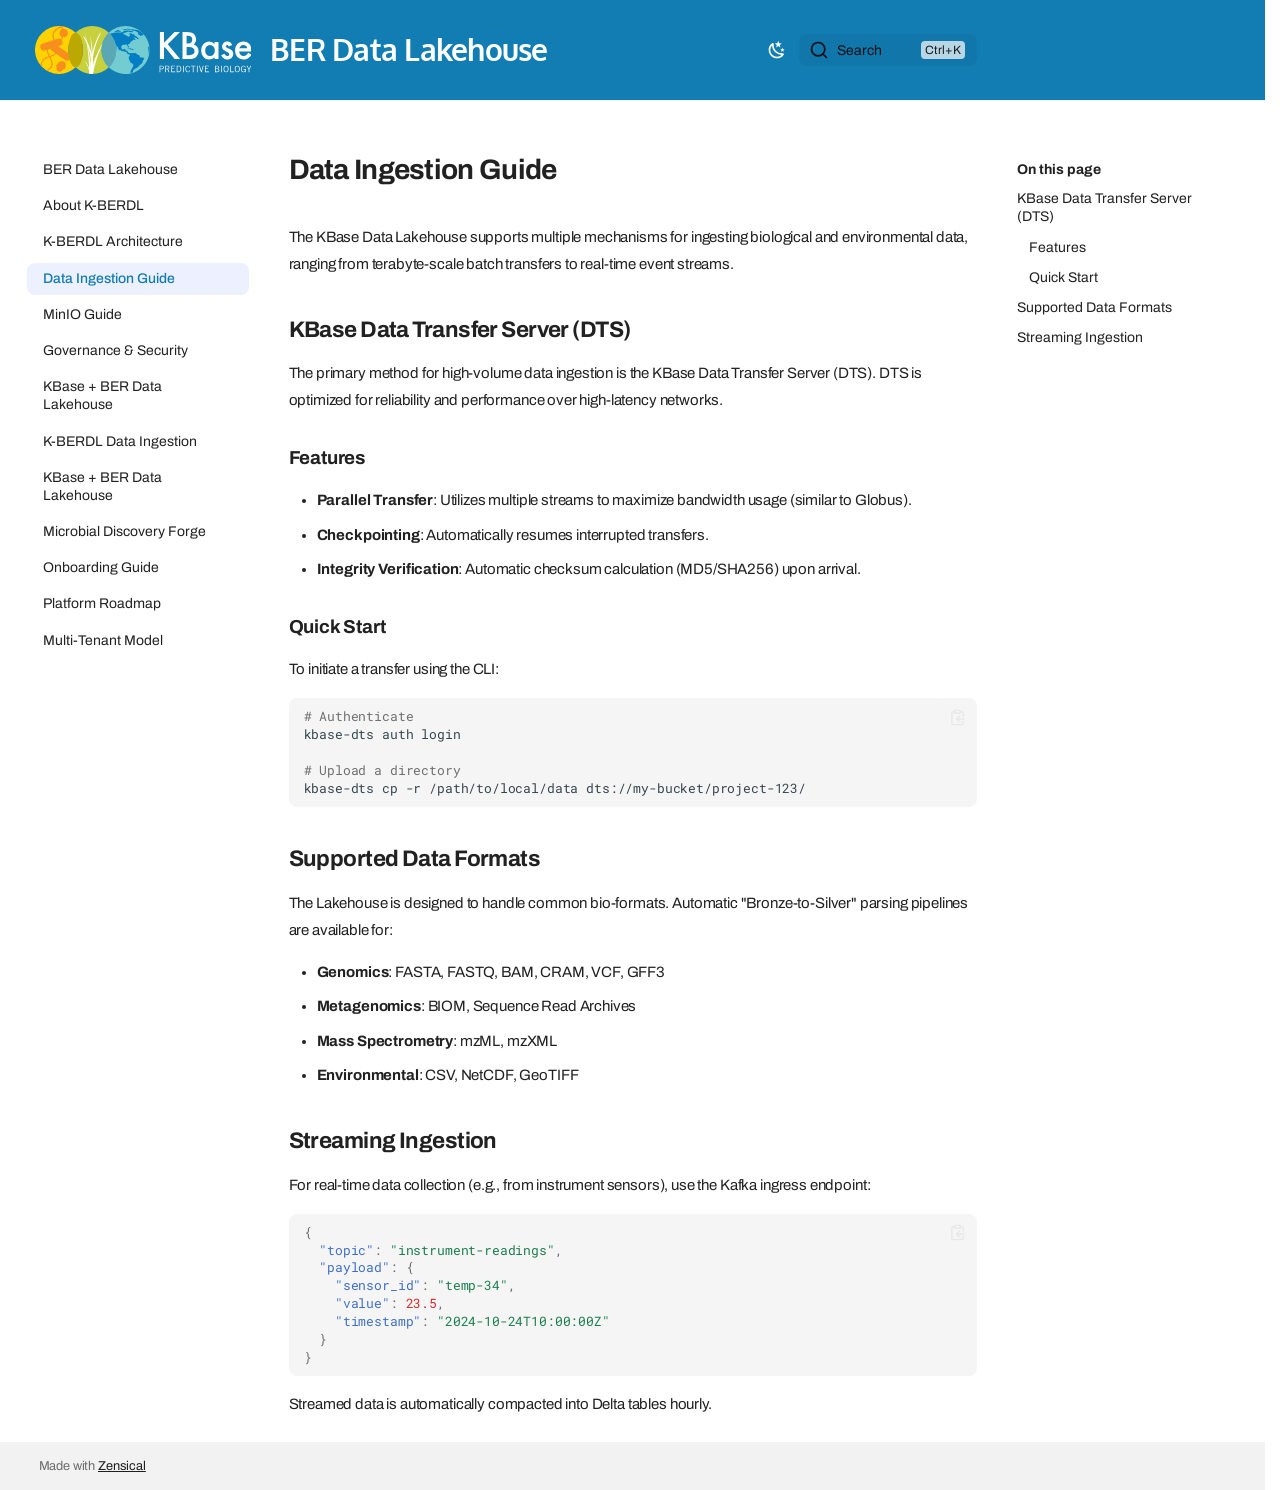
<file: data-ingestion-guide/index.html>
<!doctype html>
<html lang="en" class="no-js">
  <head>
    
      <meta charset="utf-8">
      <meta name="viewport" content="width=device-width,initial-scale=1">
      
        <meta name="description" content="Documentation for the KBase BER Data Lakehouse (K-BERDL) — a unified, AI-native data platform for DOE Biological and Environmental Research">
      
      
      
        <link rel="canonical" href="https://gazimahmud.github.io/kberdl-docs/data-ingestion-guide/">
      
      
        <link rel="prev" href="../architecture/">
      
      
        <link rel="next" href="../data-plane-minio/">
      
      
        
      
      
      <link rel="icon" href="../assets/favicon.png">
      <meta name="generator" content="zensical-0.0.26">
    
    
      
        <title>Data Ingestion Guide - BER Data Lakehouse</title>
      
    
    
      
        
      
      <link rel="stylesheet" href="../assets/stylesheets/modern/main.50057488.min.css">
      
        
          
        
        <link rel="stylesheet" href="../assets/stylesheets/modern/palette.dfe2e883.min.css">
      
      


    
    
      
    
    
      
        
        
        <link rel="preconnect" href="https://fonts.gstatic.com" crossorigin>
        <link rel="stylesheet" href="https://fonts.googleapis.com/css?family=Archivo:300,300i,400,400i,500,500i,700,700i%7CRoboto+Mono:400,400i,700,700i&display=fallback">
        <style>:root{--md-text-font:"Archivo";--md-code-font:"Roboto Mono"}</style>
      
    
    
      <link rel="stylesheet" href="../stylesheets/extra.css">
    
      <link rel="stylesheet" href="../stylesheets/fonts.css">
    
    <script>__md_scope=new URL("..",location),__md_hash=e=>[...e].reduce(((e,t)=>(e<<5)-e+t.charCodeAt(0)),0),__md_get=(e,t=localStorage,a=__md_scope)=>JSON.parse(t.getItem(a.pathname+"."+e)),__md_set=(e,t,a=localStorage,_=__md_scope)=>{try{a.setItem(_.pathname+"."+e,JSON.stringify(t))}catch(e){}},document.documentElement.setAttribute("data-platform",navigator.platform)</script>
    
      

    
    
  </head>
  
  
    
    
      
    
    
    
    
    <body dir="ltr" data-md-color-scheme="default" data-md-color-primary="custom" data-md-color-accent="custom">
  
    
    <input class="md-toggle" data-md-toggle="drawer" type="checkbox" id="__drawer" autocomplete="off">
    <input class="md-toggle" data-md-toggle="search" type="checkbox" id="__search" autocomplete="off">
    <label class="md-overlay" for="__drawer" aria-label="Navigation"></label>
    <div data-md-component="skip">
      
        
        <a href="#data-ingestion-guide" class="md-skip">
          Skip to content
        </a>
      
    </div>
    <div data-md-component="announce">
      
    </div>
    
    
      

  

<header class="md-header md-header--shadow" data-md-component="header">
  <nav class="md-header__inner md-grid" aria-label="Header">
    <a href="./.." title="BER Data Lakehouse" class="md-header__button md-logo" aria-label="BER Data Lakehouse" data-md-component="logo">
      
  
  <?xml version="1.0" encoding="UTF-8"?> <svg xmlns="http://www.w3.org/2000/svg" xmlns:xlink="http://www.w3.org/1999/xlink" id="Layer_1" data-name="Layer 1" viewBox="0 0 364 80.69"><defs><style>.cls-1,.cls-7{fill:none;}.cls-2{fill:#72ccd2;}.cls-3{fill:#c7d13e;}.cls-4{fill:#ffd200;}.cls-5{fill:#ffffff;}.cls-6{clip-path:url(#clip-path);}.cls-7{stroke:#f78e1e;stroke-miterlimit:10;stroke-width:1.83px;}.cls-8{fill:#f78e1e;}.cls-9{clip-path:url(#clip-path-2);}.cls-10{fill:#ffffff;}.cls-11{clip-path:url(#clip-path-3);}.cls-12{fill:#007dc3;}.cls-13{fill:#bba800;}.cls-14{fill:#5ba8b4;}</style><clipPath id="clip-path"><path class="cls-1" d="M68.29,69.42a40.31,40.31,0,0,1,0-58.15h0a40.35,40.35,0,1,0,0,58.15Z"></path></clipPath><clipPath id="clip-path-2"><path class="cls-1" d="M111.8,40.34a40.22,40.22,0,0,1,12.39-29.07,40.29,40.29,0,0,0-55.9,0,40.29,40.29,0,0,1,0,58.15,40.29,40.29,0,0,0,55.9,0A40.23,40.23,0,0,1,111.8,40.34Z"></path></clipPath><clipPath id="clip-path-3"><path class="cls-1" d="M152.14,0a40.17,40.17,0,0,0-27.95,11.27,40.31,40.31,0,0,1,0,58.15A40.34,40.34,0,1,0,152.14,0Z"></path></clipPath></defs><path class="cls-2" d="M152.14,0a40.17,40.17,0,0,0-27.95,11.27,40.31,40.31,0,0,1,0,58.15A40.34,40.34,0,1,0,152.14,0Z"></path><path class="cls-3" d="M111.8,40.34a40.22,40.22,0,0,1,12.39-29.07,40.29,40.29,0,0,0-55.9,0,40.29,40.29,0,0,1,0,58.15,40.29,40.29,0,0,0,55.9,0A40.23,40.23,0,0,1,111.8,40.34Z"></path><path class="cls-4" d="M68.29,69.42a40.31,40.31,0,0,1,0-58.15h0a40.35,40.35,0,1,0,0,58.15Z"></path><path class="cls-5" d="M216.9,28.19l17.69-18.13h9.16L223.2,30.64l20.66,24.87h-9.18L218.31,35.29,216.9,36.7V55.51H210V10.06h6.86Z"></path><path class="cls-5" d="M248,55.51V10.06h6.83a29.46,29.46,0,0,1,7.27.71,10.94,10.94,0,0,1,4.62,2.38,12.5,12.5,0,0,1,3,4.33,13,13,0,0,1,1.15,5.3,10.74,10.74,0,0,1-3.74,8.27,11,11,0,0,1,5.71,4.33A12.21,12.21,0,0,1,275,42.5a12.12,12.12,0,0,1-3.77,9,12.4,12.4,0,0,1-5.09,3.15,29.58,29.58,0,0,1-7.74.85Zm6.85-25.93H257q3.83,0,5.61-1.7a6.54,6.54,0,0,0,1.78-5A6.29,6.29,0,0,0,262.56,18a7.62,7.62,0,0,0-5.3-1.66h-2.42Zm0,19.49h4.24q4.65,0,6.83-1.83a6.3,6.3,0,0,0,2.3-5,6.41,6.41,0,0,0-2.21-5q-2.14-2-7.68-2h-3.48Z"></path><path class="cls-5" d="M301.81,26.84h6.65V55.51h-6.65v-3A12.71,12.71,0,0,1,283.18,52a16,16,0,0,1-3.86-10.95,15.52,15.52,0,0,1,3.86-10.75,12.45,12.45,0,0,1,9.65-4.3,12.19,12.19,0,0,1,9,4.13ZM286.09,41.09a10,10,0,0,0,2.21,6.71A7.23,7.23,0,0,0,294,50.42,7.6,7.6,0,0,0,300,47.89a9.83,9.83,0,0,0,2.26-6.66A9.82,9.82,0,0,0,300,34.58,7.49,7.49,0,0,0,294.07,32a7.3,7.3,0,0,0-5.71,2.59A9.57,9.57,0,0,0,286.09,41.09Z"></path><path class="cls-5" d="M331.52,31.73l-5.47,2.91c-.87-1.75-1.94-2.62-3.21-2.62a2.21,2.21,0,0,0-1.56.6,2,2,0,0,0-.65,1.55c0,1.09,1.27,2.18,3.83,3.26q5.27,2.26,7.09,4.18a7.1,7.1,0,0,1,1.83,5.14,9,9,0,0,1-3.06,6.94,10.48,10.48,0,0,1-7.19,2.65q-7.22,0-10.21-7l5.65-2.62a12.26,12.26,0,0,0,1.79,2.62,4.1,4.1,0,0,0,2.89,1.12c2.24,0,3.35-1,3.35-3.06,0-1.18-.86-2.28-2.59-3.3-.66-.33-1.33-.66-2-1l-2-1a12.4,12.4,0,0,1-4.06-2.83,7,7,0,0,1-1.5-4.62A8.17,8.17,0,0,1,317,28.49,9,9,0,0,1,323.34,26Q328.85,26,331.52,31.73Z"></path><path class="cls-5" d="M363.73,42.74H343.19a8.69,8.69,0,0,0,2.29,5.62,7,7,0,0,0,5.21,2.06,6.77,6.77,0,0,0,4.1-1.18,17,17,0,0,0,3.62-4.36L364,48a22.2,22.2,0,0,1-2.74,3.78,14.57,14.57,0,0,1-3.09,2.59,12.44,12.44,0,0,1-3.56,1.49,17.58,17.58,0,0,1-4.15.47,13.55,13.55,0,0,1-10.31-4.12q-3.88-4.15-3.88-11t3.77-11A13,13,0,0,1,350.1,26q6.33,0,10,4t3.65,11.1Zm-6.8-5.42c-.92-3.53-3.14-5.3-6.68-5.3a6.7,6.7,0,0,0-2.26.37,6.38,6.38,0,0,0-1.93,1.06,6.59,6.59,0,0,0-1.49,1.66,7.6,7.6,0,0,0-.94,2.21Z"></path><g class="cls-6"><path class="cls-7" d="M42-12.65C39.75-7.48,45.6,2.79,47,8.1,49.12,16.31,47.35,22,39,25.29c-6.6,2.59-16.2,4.15-18.2,12.12-2.24,8.94,6.64,16.08,7.84,24.29C31.22,79.11.12,76-5.7,87.76"></path><path class="cls-7" d="M55.61-7.29C53.75-2,42.47,1.55,37.83,4.5c-7.16,4.55-9.76,9.94-5.9,18C35,28.89,41,36.57,37,43.76,32.53,51.84,21.17,51,14.7,56.19,1,67.21,25.87,86.11,22.1,98.7"></path><path class="cls-8" d="M16.88,41a6.15,6.15,0,0,1-7.74-4h0a6.16,6.16,0,0,1,4-7.74l25.08-8a6.17,6.17,0,0,1,7.74,4h0A6.17,6.17,0,0,1,42,33Z"></path><path class="cls-8" d="M29,41.89a6.16,6.16,0,0,1-1.52-8.58h0A6.17,6.17,0,0,1,36.1,31.8L57.67,46.89a6.15,6.15,0,0,1,1.52,8.57h0A6.16,6.16,0,0,1,50.61,57Z"></path><circle class="cls-8" cx="41.52" cy="71.59" r="5.33"></circle><path class="cls-8" d="M40.81,66.81a2.6,2.6,0,1,1-2.6-2.6A2.59,2.59,0,0,1,40.81,66.81Z"></path><circle class="cls-8" cx="45.01" cy="66.26" r="6.8"></circle><path class="cls-8" d="M46.31,18.81a7.11,7.11,0,1,1,8.76-4.95A7.12,7.12,0,0,1,46.31,18.81Z"></path></g><g class="cls-9"><path class="cls-10" d="M93.29,94.56A64.48,64.48,0,0,0,98.55,69.2C98.54,43,84,16.83,80.7,17.39,96.51,43.45,96,67.13,92.53,94.23"></path><path class="cls-10" d="M92.83,94.11a31.12,31.12,0,0,0,1-11.64c-1.21-11.86-8.43-23.26-9.77-22.9,7.74,11.3,8.59,22.23,8.4,34.61"></path><path class="cls-10" d="M92.46,94.49c.27-12.18,4.79-29.37,7.78-37.5,2.78-7.81,16.13-34,17.11-33.35C99,57.37,94.89,93,95.55,95"></path><path class="cls-10" d="M93.7,94a115.74,115.74,0,0,1-.79-29c2.93-28.95,15.84-55.3,18-54.1-13.76,26-16.06,52.27-16.69,82.88"></path><path class="cls-10" d="M93.09,94.52c1.18-13.53,0-33.35-1.16-42.89-1-9.13-7.28-40.47-8-40,8.85,40.62,7.68,80.74,7,82.81"></path><path class="cls-10" d="M92.17,94.45c1.18-13.53,3.68-29.75,3.68-40.52,0-14.54-3.16-38.36-2.91-38.55,8.85,40.62,1.53,77.09.86,79.15"></path></g><g class="cls-11"><path class="cls-12" d="M160.43,61.15c1,.79,2.15.63,3.21,1.72.66.68,2,2.44,1.93,3.41,0,.63-.84,1.25-1.08,1.84s-.19,1.39-.47,2.1c-.49,1.24-1.68,2.1-2.22,3.24a11.26,11.26,0,0,0-1.2,3.76c-.16,1.79.54,2.07,2.4,1.49s1.74-1.55,1.88-2.87a.5.5,0,0,1-.32,0c-.27-2.3,4.78-4.4,6.42-5.31,2.62-1.47,3.67-3.89,5.9-5.56,1.23-.92,2.47-1.43,3.34-2.81s.66-2.84,1.37-4.24c.46-.92,2.07-2.17,2.09-3.08,0-1.47-2.58-1.88-3.76-2-2.16-.33-3.25.85-3.76-1.71s-1-2.13-3.42-3c-1.68-.55-2.89-2.32-4.44-2.7a13,13,0,0,0-2.57,0c-.72,0-1.78-.68-1.56.87-.44-.14-.82-.77-1.17-.84a10.4,10.4,0,0,0-2,.14,14.07,14.07,0,0,1-3.8-.64c-2.06-.58-.84-1.21-1.7-2.75-.61-1.08-2.6-1.6-3.74-1.55.1-1.13.39-2.54-1.22-2.54-1.12,0-2,1.88-3.21,1.5-1-.29-2.13-2.52-2.3-3.38a4.52,4.52,0,0,1,1.23-3.94c1-.88,2.66-.8,3.94-.85,1,0,3-.55,3.76-.35,1.54.4,1.05,1.87,1.66,3a4.07,4.07,0,0,0,2.75,2c.38-1.39-1.62-2.59-2-3.92-.44-1.66.44-1.32,1.88-2s1.18-1.33,1.83-2.6,3-1.61,3.28-2.71c1.57-.13,1.51-2,3.2-2.06.18,1.63,2.93.43,2.9-.68-1.66.07-2.42-.17-2.05-1.88-.66,0-1.35,0-2-.06,1.39-2,4.14.78,5.77-.6a4,4,0,0,1-.46,1.62,9,9,0,0,0,3.71.87c.19-1-.35-1.3-1-1.91-.25-.26-.79-.1-1-.33s-.25-.73-.5-1c-1.21-1.26-1.94-1.2-3.47-2s-.94-2.33-2.56-2.78c-.67-.19-1.15.27-1.75,0s-1.2-1-1.8-1.28c-.93-.47-3.34-1.33-3.81,0-.26.77.63,1.27.86,1.85.44,1.09.43.65,0,1.63-.51,1.3-1.38,2.27-2.81,1.54-1.59-.82-2.71-2-4.58-2.58-2.33-.79-6-2.82-1.7-3.79a22.09,22.09,0,0,0,3.8-.82c.53-.23.78-.85,1.49-1.11a6.76,6.76,0,0,1,2.54-.1c.47,1.23,3,1.12,4.13,1.13,2.11,0,3.59-1.34.68-2.06-2.7-.67-6.31-1.38-9.05-1-.71.11-1.3.43-2.05.51s-1.85-.24-2.56.18-.41.85-1,1.53c-.82.89-1.67.81-2.75,1-4.09.8-8.13-.61-12.1.73-2.55.86-5.86.58-7.76,2.3-1.07,1-1.88,2.12-3,3-.94.74-1.75,3.55-1.75,3.55,1.37-2,4-1.79,6.13-1.68.29,1.14,1,1,1.73,1.56s1,1.31,1.68,1.69c-.64,2.67.21,7.29,2.3,9.37,1.48,1.48,2.33,1.3,3,3.25.5,1.41,1.15,3.38,2.29,4.3.31-1.37-.51-2-1.14-3.07a11.11,11.11,0,0,1-1-3.22c.67,1.4,2.09,1.93,3.12,3,1.25,1.32.59,2.75,1.51,4.1s2.9,1.06,4.26,1.76c.69.35,1,1,1.71,1.16s1.62-.46,2.37-.49c1,1.67,3.1,1,4.47,1.84s1.27,3.87,3.73,3.46c.41,1.21,1.75.43,2.57.16.22,2.67-1.26,3.14-2.16,5.28C157,54.07,159.93,60.77,160.43,61.15Z"></path><path class="cls-12" d="M133.46,9.68c-.44.26-1.3.84-1.39,1.39,1.36-.2,2.4-1.52,3.94-1.31a4.35,4.35,0,0,0,1.87.05,5.4,5.4,0,0,1,2.08,0c.73.08,1.39-.23,2.07-.06s1.22.44,1.82.11c1-.55-.23-.86-.51-1.25-.12-.17-.09-.49-.24-.6a1.5,1.5,0,0,0-.84,0,8.73,8.73,0,0,0-1.56.54,16.05,16.05,0,0,1-2.44.59c0-.74,2.23-1.12,2.78-1.24.77-.17,1.09-.5.07-.56,0-.72-.32-1-1.1-.84a26.24,26.24,0,0,0-3.62,1.4,5.62,5.62,0,0,0-2.19,1.44,4.16,4.16,0,0,1-1.39.86"></path><path class="cls-12" d="M162,6.73a.94.94,0,0,1,1.16.36c.21.33.17.52.57.69a2.53,2.53,0,0,0,1.06.1c1.61,0,3.38-.06,4.84.8a14.6,14.6,0,0,1,1.63,1.05,4.41,4.41,0,0,0,.71.54,12.36,12.36,0,0,1,1.23.54,1.75,1.75,0,0,1,.53,1.52c-.15.3-.78.26-1.15.25-.22.81,1.74,1.68,2.2,2a13.52,13.52,0,0,1,2.29,1.9c.72.69,1,.54,1.59-.24.46-.61.8-.91,1.57-.8s1,.14,1.53-.4c.32-.35.9-.83.72-1.35-.12-.35-.65-.62-.93-.85-.55-.47-1.09-1-1.63-1.45a18.4,18.4,0,0,0-4.36-2.82c-1-.5-1.95-1.27-3-1.71a11.13,11.13,0,0,0-3.82-.5,8.11,8.11,0,0,1-2.91-.68,18.29,18.29,0,0,0-2.6-.38,15.44,15.44,0,0,0-3.84-.43c-1.51,0-3.05-.23-4.56-.16a10.83,10.83,0,0,0-1.68.41,11.93,11.93,0,0,1-1.79.09,4.93,4.93,0,0,0-2.1.27c-.25.16-.28.44-.56.6s-1.63,0-1.63.53c.67,0,1.32-.35,2-.25a3.76,3.76,0,0,0,1.84.15,10,10,0,0,1,2.2-.55c.79,0,1.61-.1,2.39-.1s1.61.22,2.42.25a7.82,7.82,0,0,0,1.28,0,6.89,6.89,0,0,1,1.25-.24c.38,0,.31.16.64.35a2.52,2.52,0,0,0,1.36.2c.61,0,.93,0,.74.65"></path><path class="cls-12" d="M190.25,35c-.33.26-.05,1-.16,1.42-.23.78.38,1.22.38,2a21.26,21.26,0,0,0,.15,2.26c.11,1,.7,1.89.41,2.84-.21.68.22,1.23.25,2a1.75,1.75,0,0,0,.19,1c.05.07.49.36.6.31.37-.14.35-1.37.39-1.7.26-2,1-4.06,1-6.13,0-1.16-.56-1.61-1-2.6a13.58,13.58,0,0,0-1.26-1.63"></path><path class="cls-12" d="M155.78,36.83c-.26-.2-1.57,1,0,.51a3.51,3.51,0,0,1,2.22.3c.46.19,1.79.24,2,.74.09.17-.12.46,0,.6s1.05.21,1.29.1.62-.54.55-.84-.66-.41-.94-.52c-.6-.22-1.11-.81-1.72-.92-.3-.06-.58.1-.85.08s-.75-.27-1.18-.3a6.34,6.34,0,0,0-1.25-.15c-.27.09-.26.25-.4.45"></path><path class="cls-12" d="M159.62,39.73c-.08-.07-.12-.13-.24-.09-.14.64,1,.81,1,.24,0-.33-.82-.43-1-.25"></path><path class="cls-12" d="M163.46,38.18c-.16.12-.52.32-.6.51-.16.45.19.18.24.49.11.59-.74.2-.82.61-.16.7,1.17.24,1.33.25.51,0,.6.41,1.25.13.23-.1.28-.21.55-.24s.4.1.49,0c.58-.43-.59-.91-.83-1a4,4,0,0,0-1-.5c-.14,0-.35,0-.5-.09s-.13-.26-.4-.11"></path></g><path class="cls-2" d="M111.79,40.39a40.2,40.2,0,0,0,12.4,29.08,40.32,40.32,0,0,0,0-58.16A40.2,40.2,0,0,0,111.79,40.39Z"></path><ellipse class="cls-13" cx="68.29" cy="40.39" rx="12.4" ry="29.08"></ellipse><path class="cls-14" d="M111.79,40.39a40.2,40.2,0,0,0,12.4,29.08,40.32,40.32,0,0,0,0-58.16A40.2,40.2,0,0,0,111.79,40.39Z"></path><path class="cls-10" d="M209.46,77.62V66.85h3.76c2.3,0,3.3,1.31,3.3,3s-1.24,3-4,3h-1.91v4.8Zm1.19-5.82h2c2,0,2.64-.68,2.64-2s-.76-2-2.37-2h-2.3Z"></path><path class="cls-10" d="M218.91,77.62V66.85h3.46c2.33,0,3.6,1,3.6,2.83a2.8,2.8,0,0,1-2.15,2.81l2.28,5.13h-1.3l-2.17-4.89H220.1v4.89Zm1.19-5.91h2.17c1.64,0,2.51-.61,2.51-2s-1-1.88-2.53-1.88H220.1Z"></path><path class="cls-10" d="M235.44,66.85v1h-5.26v3.61h3.74v1h-3.74v4.12h5.56v1H229V66.85Z"></path><path class="cls-10" d="M238.22,66.85h2.9c2.92,0,4.86,1.85,4.86,5.38,0,3.17-1.7,5.39-4.92,5.39h-2.84Zm1.2,9.76H241c2.47,0,3.76-1.48,3.76-4.38,0-3.14-1.49-4.37-3.7-4.37h-1.67Z"></path><path class="cls-10" d="M250,66.85V77.62h-1.2V66.85Z"></path><path class="cls-10" d="M260.71,74.4c-.48,2-1.58,3.37-3.79,3.37-2.42,0-4.12-1.76-4.12-5.54,0-3.5,1.52-5.53,4.12-5.53,2,0,3.16,1.16,3.64,3.13l-1.1.33c-.39-1.52-1.08-2.45-2.69-2.45S254,69.15,254,72.23s1.23,4.53,3,4.53,2.3-1.26,2.62-2.57Z"></path><path class="cls-10" d="M266.5,67.86v9.76h-1.19V67.86h-3.23v-1h7.64v1Z"></path><path class="cls-10" d="M273.38,66.85V77.62h-1.19V66.85Z"></path><path class="cls-10" d="M275.81,66.85H277l2.66,8.83h0l2.67-8.83h1.21l-3.35,10.77h-1.09Z"></path><path class="cls-10" d="M292.32,66.85v1h-5.27v3.61h3.75v1h-3.75v4.12h5.57v1h-6.76V66.85Z"></path><path class="cls-10" d="M302.61,66.85h4a2.73,2.73,0,0,1,3,2.65A2.41,2.41,0,0,1,307.77,72v0a2.74,2.74,0,0,1,2.08,2.72c0,1.61-1,2.89-3.91,2.89h-3.34Zm1.19,4.62h2.09c1.8,0,2.51-.92,2.51-1.83,0-1.21-.66-1.78-2-1.78H303.8Zm0,5.14H306c1.76,0,2.62-.6,2.62-1.94s-1.1-2.18-2.8-2.18H303.8Z"></path><path class="cls-10" d="M314.08,66.85V77.62h-1.2V66.85Z"></path><path class="cls-10" d="M321.18,66.7c2.64,0,4.21,1.94,4.21,5.53s-1.57,5.54-4.21,5.54S317,75.83,317,72.23,318.54,66.7,321.18,66.7Zm0,10.06c1.89,0,3-1.47,3-4.53s-1.12-4.52-3-4.52-3,1.47-3,4.52S319.28,76.76,321.18,76.76Z"></path><path class="cls-10" d="M328.15,77.62V66.85h1.19v9.76h5.1v1Z"></path><path class="cls-10" d="M340,66.7c2.64,0,4.21,1.94,4.21,5.53s-1.57,5.54-4.21,5.54-4.21-1.94-4.21-5.54S337.35,66.7,340,66.7Zm0,10.06c1.9,0,3-1.47,3-4.53s-1.11-4.52-3-4.52-3,1.47-3,4.52S338.09,76.76,340,76.76Z"></path><path class="cls-10" d="M354.34,72.44v5.18h-1v-1h0a3.43,3.43,0,0,1-2.82,1.13c-2.45,0-4.21-1.76-4.21-5.54s1.76-5.53,4.21-5.53c1.82,0,3.22.86,3.88,3.16l-1.14.23c-.53-1.72-1.43-2.38-2.68-2.38-1.59,0-3.08,1.08-3.08,4.52s1.49,4.53,3.08,4.53a2.31,2.31,0,0,0,2.58-2.39v-.91h-2.43v-1Z"></path><path class="cls-10" d="M359.12,73.08l-3.31-6.23h1.32l2.59,4.94,2.6-4.94h1.31l-3.31,6.23v4.54h-1.2Z"></path></svg> 

    </a>
    <label class="md-header__button md-icon" for="__drawer" aria-label="Navigation">
      
      <svg xmlns="http://www.w3.org/2000/svg" fill="none" stroke="currentColor" stroke-linecap="round" stroke-linejoin="round" stroke-width="2" class="lucide lucide-menu" viewBox="0 0 24 24"><path d="M4 5h16M4 12h16M4 19h16"/></svg>
    </label>
    <div class="md-header__title" data-md-component="header-title">
      <div class="md-header__ellipsis">
        <div class="md-header__topic">
          <span class="md-ellipsis">
            BER Data Lakehouse
          </span>
        </div>
        <div class="md-header__topic" data-md-component="header-topic">
          <span class="md-ellipsis">
            
              Data Ingestion Guide
            
          </span>
        </div>
      </div>
    </div>
    
      
        <form class="md-header__option" data-md-component="palette">
  
    
    
    
    <input class="md-option" data-md-color-media="none" data-md-color-scheme="default" data-md-color-primary="custom" data-md-color-accent="custom"  aria-label="Switch to dark mode"  type="radio" name="__palette" id="__palette_0">
    
      <label class="md-header__button md-icon" title="Switch to dark mode" for="__palette_1" hidden>
        <svg xmlns="http://www.w3.org/2000/svg" viewBox="0 0 24 24"><path d="m17.75 4.09-2.53 1.94.91 3.06-2.63-1.81-2.63 1.81.91-3.06-2.53-1.94L12.44 4l1.06-3 1.06 3zm3.5 6.91-1.64 1.25.59 1.98-1.7-1.17-1.7 1.17.59-1.98L15.75 11l2.06-.05L18.5 9l.69 1.95zm-2.28 4.95c.83-.08 1.72 1.1 1.19 1.85-.32.45-.66.87-1.08 1.27C15.17 23 8.84 23 4.94 19.07c-3.91-3.9-3.91-10.24 0-14.14.4-.4.82-.76 1.27-1.08.75-.53 1.93.36 1.85 1.19-.27 2.86.69 5.83 2.89 8.02a9.96 9.96 0 0 0 8.02 2.89m-1.64 2.02a12.08 12.08 0 0 1-7.8-3.47c-2.17-2.19-3.33-5-3.49-7.82-2.81 3.14-2.7 7.96.31 10.98 3.02 3.01 7.84 3.12 10.98.31"/></svg>
      </label>
    
  
    
    
    
    <input class="md-option" data-md-color-media="none" data-md-color-scheme="slate" data-md-color-primary="custom" data-md-color-accent="custom"  aria-label="Switch to light mode"  type="radio" name="__palette" id="__palette_1">
    
      <label class="md-header__button md-icon" title="Switch to light mode" for="__palette_0" hidden>
        <svg xmlns="http://www.w3.org/2000/svg" viewBox="0 0 24 24"><path d="M12 7a5 5 0 0 1 5 5 5 5 0 0 1-5 5 5 5 0 0 1-5-5 5 5 0 0 1 5-5m0 2a3 3 0 0 0-3 3 3 3 0 0 0 3 3 3 3 0 0 0 3-3 3 3 0 0 0-3-3m0-7 2.39 3.42C13.65 5.15 12.84 5 12 5s-1.65.15-2.39.42zM3.34 7l4.16-.35A7.2 7.2 0 0 0 5.94 8.5c-.44.74-.69 1.5-.83 2.29zm.02 10 1.76-3.77a7.131 7.131 0 0 0 2.38 4.14zM20.65 7l-1.77 3.79a7.02 7.02 0 0 0-2.38-4.15zm-.01 10-4.14.36c.59-.51 1.12-1.14 1.54-1.86.42-.73.69-1.5.83-2.29zM12 22l-2.41-3.44c.74.27 1.55.44 2.41.44.82 0 1.63-.17 2.37-.44z"/></svg>
      </label>
    
  
</form>
      
    
    
      <script>var palette=__md_get("__palette");if(palette&&palette.color){if("(prefers-color-scheme)"===palette.color.media){var media=matchMedia("(prefers-color-scheme: light)"),input=document.querySelector(media.matches?"[data-md-color-media='(prefers-color-scheme: light)']":"[data-md-color-media='(prefers-color-scheme: dark)']");palette.color.media=input.getAttribute("data-md-color-media"),palette.color.scheme=input.getAttribute("data-md-color-scheme"),palette.color.primary=input.getAttribute("data-md-color-primary"),palette.color.accent=input.getAttribute("data-md-color-accent")}for(var[key,value]of Object.entries(palette.color))document.body.setAttribute("data-md-color-"+key,value)}</script>
    
    
    
      
      
        <label class="md-header__button md-icon" for="__search" aria-label="Search">
          
          <svg xmlns="http://www.w3.org/2000/svg" fill="none" stroke="currentColor" stroke-linecap="round" stroke-linejoin="round" stroke-width="2" class="lucide lucide-search" viewBox="0 0 24 24"><path d="m21 21-4.34-4.34"/><circle cx="11" cy="11" r="8"/></svg>
        </label>
        <div class="md-search" data-md-component="search" role="dialog" aria-label="Search">
  <button type="button" class="md-search__button">
    Search
  </button>
</div>
      
    
    <div class="md-header__source">
      
    </div>
  </nav>
  
</header>
    
    <div class="md-container" data-md-component="container">
      
      
        
          
        
      
      <main class="md-main" data-md-component="main">
        <div class="md-main__inner md-grid">
          
            
              
              <div class="md-sidebar md-sidebar--primary" data-md-component="sidebar" data-md-type="navigation" >
                <div class="md-sidebar__scrollwrap">
                  <div class="md-sidebar__inner">
                    



<nav class="md-nav md-nav--primary" aria-label="Navigation" data-md-level="0">
  <label class="md-nav__title" for="__drawer">
    <a href="./.." title="BER Data Lakehouse" class="md-nav__button md-logo" aria-label="BER Data Lakehouse" data-md-component="logo">
      
  
  <?xml version="1.0" encoding="UTF-8"?> <svg xmlns="http://www.w3.org/2000/svg" xmlns:xlink="http://www.w3.org/1999/xlink" id="Layer_1" data-name="Layer 1" viewBox="0 0 364 80.69"><defs><style>.cls-1,.cls-7{fill:none;}.cls-2{fill:#72ccd2;}.cls-3{fill:#c7d13e;}.cls-4{fill:#ffd200;}.cls-5{fill:#ffffff;}.cls-6{clip-path:url(#clip-path);}.cls-7{stroke:#f78e1e;stroke-miterlimit:10;stroke-width:1.83px;}.cls-8{fill:#f78e1e;}.cls-9{clip-path:url(#clip-path-2);}.cls-10{fill:#ffffff;}.cls-11{clip-path:url(#clip-path-3);}.cls-12{fill:#007dc3;}.cls-13{fill:#bba800;}.cls-14{fill:#5ba8b4;}</style><clipPath id="clip-path"><path class="cls-1" d="M68.29,69.42a40.31,40.31,0,0,1,0-58.15h0a40.35,40.35,0,1,0,0,58.15Z"></path></clipPath><clipPath id="clip-path-2"><path class="cls-1" d="M111.8,40.34a40.22,40.22,0,0,1,12.39-29.07,40.29,40.29,0,0,0-55.9,0,40.29,40.29,0,0,1,0,58.15,40.29,40.29,0,0,0,55.9,0A40.23,40.23,0,0,1,111.8,40.34Z"></path></clipPath><clipPath id="clip-path-3"><path class="cls-1" d="M152.14,0a40.17,40.17,0,0,0-27.95,11.27,40.31,40.31,0,0,1,0,58.15A40.34,40.34,0,1,0,152.14,0Z"></path></clipPath></defs><path class="cls-2" d="M152.14,0a40.17,40.17,0,0,0-27.95,11.27,40.31,40.31,0,0,1,0,58.15A40.34,40.34,0,1,0,152.14,0Z"></path><path class="cls-3" d="M111.8,40.34a40.22,40.22,0,0,1,12.39-29.07,40.29,40.29,0,0,0-55.9,0,40.29,40.29,0,0,1,0,58.15,40.29,40.29,0,0,0,55.9,0A40.23,40.23,0,0,1,111.8,40.34Z"></path><path class="cls-4" d="M68.29,69.42a40.31,40.31,0,0,1,0-58.15h0a40.35,40.35,0,1,0,0,58.15Z"></path><path class="cls-5" d="M216.9,28.19l17.69-18.13h9.16L223.2,30.64l20.66,24.87h-9.18L218.31,35.29,216.9,36.7V55.51H210V10.06h6.86Z"></path><path class="cls-5" d="M248,55.51V10.06h6.83a29.46,29.46,0,0,1,7.27.71,10.94,10.94,0,0,1,4.62,2.38,12.5,12.5,0,0,1,3,4.33,13,13,0,0,1,1.15,5.3,10.74,10.74,0,0,1-3.74,8.27,11,11,0,0,1,5.71,4.33A12.21,12.21,0,0,1,275,42.5a12.12,12.12,0,0,1-3.77,9,12.4,12.4,0,0,1-5.09,3.15,29.58,29.58,0,0,1-7.74.85Zm6.85-25.93H257q3.83,0,5.61-1.7a6.54,6.54,0,0,0,1.78-5A6.29,6.29,0,0,0,262.56,18a7.62,7.62,0,0,0-5.3-1.66h-2.42Zm0,19.49h4.24q4.65,0,6.83-1.83a6.3,6.3,0,0,0,2.3-5,6.41,6.41,0,0,0-2.21-5q-2.14-2-7.68-2h-3.48Z"></path><path class="cls-5" d="M301.81,26.84h6.65V55.51h-6.65v-3A12.71,12.71,0,0,1,283.18,52a16,16,0,0,1-3.86-10.95,15.52,15.52,0,0,1,3.86-10.75,12.45,12.45,0,0,1,9.65-4.3,12.19,12.19,0,0,1,9,4.13ZM286.09,41.09a10,10,0,0,0,2.21,6.71A7.23,7.23,0,0,0,294,50.42,7.6,7.6,0,0,0,300,47.89a9.83,9.83,0,0,0,2.26-6.66A9.82,9.82,0,0,0,300,34.58,7.49,7.49,0,0,0,294.07,32a7.3,7.3,0,0,0-5.71,2.59A9.57,9.57,0,0,0,286.09,41.09Z"></path><path class="cls-5" d="M331.52,31.73l-5.47,2.91c-.87-1.75-1.94-2.62-3.21-2.62a2.21,2.21,0,0,0-1.56.6,2,2,0,0,0-.65,1.55c0,1.09,1.27,2.18,3.83,3.26q5.27,2.26,7.09,4.18a7.1,7.1,0,0,1,1.83,5.14,9,9,0,0,1-3.06,6.94,10.48,10.48,0,0,1-7.19,2.65q-7.22,0-10.21-7l5.65-2.62a12.26,12.26,0,0,0,1.79,2.62,4.1,4.1,0,0,0,2.89,1.12c2.24,0,3.35-1,3.35-3.06,0-1.18-.86-2.28-2.59-3.3-.66-.33-1.33-.66-2-1l-2-1a12.4,12.4,0,0,1-4.06-2.83,7,7,0,0,1-1.5-4.62A8.17,8.17,0,0,1,317,28.49,9,9,0,0,1,323.34,26Q328.85,26,331.52,31.73Z"></path><path class="cls-5" d="M363.73,42.74H343.19a8.69,8.69,0,0,0,2.29,5.62,7,7,0,0,0,5.21,2.06,6.77,6.77,0,0,0,4.1-1.18,17,17,0,0,0,3.62-4.36L364,48a22.2,22.2,0,0,1-2.74,3.78,14.57,14.57,0,0,1-3.09,2.59,12.44,12.44,0,0,1-3.56,1.49,17.58,17.58,0,0,1-4.15.47,13.55,13.55,0,0,1-10.31-4.12q-3.88-4.15-3.88-11t3.77-11A13,13,0,0,1,350.1,26q6.33,0,10,4t3.65,11.1Zm-6.8-5.42c-.92-3.53-3.14-5.3-6.68-5.3a6.7,6.7,0,0,0-2.26.37,6.38,6.38,0,0,0-1.93,1.06,6.59,6.59,0,0,0-1.49,1.66,7.6,7.6,0,0,0-.94,2.21Z"></path><g class="cls-6"><path class="cls-7" d="M42-12.65C39.75-7.48,45.6,2.79,47,8.1,49.12,16.31,47.35,22,39,25.29c-6.6,2.59-16.2,4.15-18.2,12.12-2.24,8.94,6.64,16.08,7.84,24.29C31.22,79.11.12,76-5.7,87.76"></path><path class="cls-7" d="M55.61-7.29C53.75-2,42.47,1.55,37.83,4.5c-7.16,4.55-9.76,9.94-5.9,18C35,28.89,41,36.57,37,43.76,32.53,51.84,21.17,51,14.7,56.19,1,67.21,25.87,86.11,22.1,98.7"></path><path class="cls-8" d="M16.88,41a6.15,6.15,0,0,1-7.74-4h0a6.16,6.16,0,0,1,4-7.74l25.08-8a6.17,6.17,0,0,1,7.74,4h0A6.17,6.17,0,0,1,42,33Z"></path><path class="cls-8" d="M29,41.89a6.16,6.16,0,0,1-1.52-8.58h0A6.17,6.17,0,0,1,36.1,31.8L57.67,46.89a6.15,6.15,0,0,1,1.52,8.57h0A6.16,6.16,0,0,1,50.61,57Z"></path><circle class="cls-8" cx="41.52" cy="71.59" r="5.33"></circle><path class="cls-8" d="M40.81,66.81a2.6,2.6,0,1,1-2.6-2.6A2.59,2.59,0,0,1,40.81,66.81Z"></path><circle class="cls-8" cx="45.01" cy="66.26" r="6.8"></circle><path class="cls-8" d="M46.31,18.81a7.11,7.11,0,1,1,8.76-4.95A7.12,7.12,0,0,1,46.31,18.81Z"></path></g><g class="cls-9"><path class="cls-10" d="M93.29,94.56A64.48,64.48,0,0,0,98.55,69.2C98.54,43,84,16.83,80.7,17.39,96.51,43.45,96,67.13,92.53,94.23"></path><path class="cls-10" d="M92.83,94.11a31.12,31.12,0,0,0,1-11.64c-1.21-11.86-8.43-23.26-9.77-22.9,7.74,11.3,8.59,22.23,8.4,34.61"></path><path class="cls-10" d="M92.46,94.49c.27-12.18,4.79-29.37,7.78-37.5,2.78-7.81,16.13-34,17.11-33.35C99,57.37,94.89,93,95.55,95"></path><path class="cls-10" d="M93.7,94a115.74,115.74,0,0,1-.79-29c2.93-28.95,15.84-55.3,18-54.1-13.76,26-16.06,52.27-16.69,82.88"></path><path class="cls-10" d="M93.09,94.52c1.18-13.53,0-33.35-1.16-42.89-1-9.13-7.28-40.47-8-40,8.85,40.62,7.68,80.74,7,82.81"></path><path class="cls-10" d="M92.17,94.45c1.18-13.53,3.68-29.75,3.68-40.52,0-14.54-3.16-38.36-2.91-38.55,8.85,40.62,1.53,77.09.86,79.15"></path></g><g class="cls-11"><path class="cls-12" d="M160.43,61.15c1,.79,2.15.63,3.21,1.72.66.68,2,2.44,1.93,3.41,0,.63-.84,1.25-1.08,1.84s-.19,1.39-.47,2.1c-.49,1.24-1.68,2.1-2.22,3.24a11.26,11.26,0,0,0-1.2,3.76c-.16,1.79.54,2.07,2.4,1.49s1.74-1.55,1.88-2.87a.5.5,0,0,1-.32,0c-.27-2.3,4.78-4.4,6.42-5.31,2.62-1.47,3.67-3.89,5.9-5.56,1.23-.92,2.47-1.43,3.34-2.81s.66-2.84,1.37-4.24c.46-.92,2.07-2.17,2.09-3.08,0-1.47-2.58-1.88-3.76-2-2.16-.33-3.25.85-3.76-1.71s-1-2.13-3.42-3c-1.68-.55-2.89-2.32-4.44-2.7a13,13,0,0,0-2.57,0c-.72,0-1.78-.68-1.56.87-.44-.14-.82-.77-1.17-.84a10.4,10.4,0,0,0-2,.14,14.07,14.07,0,0,1-3.8-.64c-2.06-.58-.84-1.21-1.7-2.75-.61-1.08-2.6-1.6-3.74-1.55.1-1.13.39-2.54-1.22-2.54-1.12,0-2,1.88-3.21,1.5-1-.29-2.13-2.52-2.3-3.38a4.52,4.52,0,0,1,1.23-3.94c1-.88,2.66-.8,3.94-.85,1,0,3-.55,3.76-.35,1.54.4,1.05,1.87,1.66,3a4.07,4.07,0,0,0,2.75,2c.38-1.39-1.62-2.59-2-3.92-.44-1.66.44-1.32,1.88-2s1.18-1.33,1.83-2.6,3-1.61,3.28-2.71c1.57-.13,1.51-2,3.2-2.06.18,1.63,2.93.43,2.9-.68-1.66.07-2.42-.17-2.05-1.88-.66,0-1.35,0-2-.06,1.39-2,4.14.78,5.77-.6a4,4,0,0,1-.46,1.62,9,9,0,0,0,3.71.87c.19-1-.35-1.3-1-1.91-.25-.26-.79-.1-1-.33s-.25-.73-.5-1c-1.21-1.26-1.94-1.2-3.47-2s-.94-2.33-2.56-2.78c-.67-.19-1.15.27-1.75,0s-1.2-1-1.8-1.28c-.93-.47-3.34-1.33-3.81,0-.26.77.63,1.27.86,1.85.44,1.09.43.65,0,1.63-.51,1.3-1.38,2.27-2.81,1.54-1.59-.82-2.71-2-4.58-2.58-2.33-.79-6-2.82-1.7-3.79a22.09,22.09,0,0,0,3.8-.82c.53-.23.78-.85,1.49-1.11a6.76,6.76,0,0,1,2.54-.1c.47,1.23,3,1.12,4.13,1.13,2.11,0,3.59-1.34.68-2.06-2.7-.67-6.31-1.38-9.05-1-.71.11-1.3.43-2.05.51s-1.85-.24-2.56.18-.41.85-1,1.53c-.82.89-1.67.81-2.75,1-4.09.8-8.13-.61-12.1.73-2.55.86-5.86.58-7.76,2.3-1.07,1-1.88,2.12-3,3-.94.74-1.75,3.55-1.75,3.55,1.37-2,4-1.79,6.13-1.68.29,1.14,1,1,1.73,1.56s1,1.31,1.68,1.69c-.64,2.67.21,7.29,2.3,9.37,1.48,1.48,2.33,1.3,3,3.25.5,1.41,1.15,3.38,2.29,4.3.31-1.37-.51-2-1.14-3.07a11.11,11.11,0,0,1-1-3.22c.67,1.4,2.09,1.93,3.12,3,1.25,1.32.59,2.75,1.51,4.1s2.9,1.06,4.26,1.76c.69.35,1,1,1.71,1.16s1.62-.46,2.37-.49c1,1.67,3.1,1,4.47,1.84s1.27,3.87,3.73,3.46c.41,1.21,1.75.43,2.57.16.22,2.67-1.26,3.14-2.16,5.28C157,54.07,159.93,60.77,160.43,61.15Z"></path><path class="cls-12" d="M133.46,9.68c-.44.26-1.3.84-1.39,1.39,1.36-.2,2.4-1.52,3.94-1.31a4.35,4.35,0,0,0,1.87.05,5.4,5.4,0,0,1,2.08,0c.73.08,1.39-.23,2.07-.06s1.22.44,1.82.11c1-.55-.23-.86-.51-1.25-.12-.17-.09-.49-.24-.6a1.5,1.5,0,0,0-.84,0,8.73,8.73,0,0,0-1.56.54,16.05,16.05,0,0,1-2.44.59c0-.74,2.23-1.12,2.78-1.24.77-.17,1.09-.5.07-.56,0-.72-.32-1-1.1-.84a26.24,26.24,0,0,0-3.62,1.4,5.62,5.62,0,0,0-2.19,1.44,4.16,4.16,0,0,1-1.39.86"></path><path class="cls-12" d="M162,6.73a.94.94,0,0,1,1.16.36c.21.33.17.52.57.69a2.53,2.53,0,0,0,1.06.1c1.61,0,3.38-.06,4.84.8a14.6,14.6,0,0,1,1.63,1.05,4.41,4.41,0,0,0,.71.54,12.36,12.36,0,0,1,1.23.54,1.75,1.75,0,0,1,.53,1.52c-.15.3-.78.26-1.15.25-.22.81,1.74,1.68,2.2,2a13.52,13.52,0,0,1,2.29,1.9c.72.69,1,.54,1.59-.24.46-.61.8-.91,1.57-.8s1,.14,1.53-.4c.32-.35.9-.83.72-1.35-.12-.35-.65-.62-.93-.85-.55-.47-1.09-1-1.63-1.45a18.4,18.4,0,0,0-4.36-2.82c-1-.5-1.95-1.27-3-1.71a11.13,11.13,0,0,0-3.82-.5,8.11,8.11,0,0,1-2.91-.68,18.29,18.29,0,0,0-2.6-.38,15.44,15.44,0,0,0-3.84-.43c-1.51,0-3.05-.23-4.56-.16a10.83,10.83,0,0,0-1.68.41,11.93,11.93,0,0,1-1.79.09,4.93,4.93,0,0,0-2.1.27c-.25.16-.28.44-.56.6s-1.63,0-1.63.53c.67,0,1.32-.35,2-.25a3.76,3.76,0,0,0,1.84.15,10,10,0,0,1,2.2-.55c.79,0,1.61-.1,2.39-.1s1.61.22,2.42.25a7.82,7.82,0,0,0,1.28,0,6.89,6.89,0,0,1,1.25-.24c.38,0,.31.16.64.35a2.52,2.52,0,0,0,1.36.2c.61,0,.93,0,.74.65"></path><path class="cls-12" d="M190.25,35c-.33.26-.05,1-.16,1.42-.23.78.38,1.22.38,2a21.26,21.26,0,0,0,.15,2.26c.11,1,.7,1.89.41,2.84-.21.68.22,1.23.25,2a1.75,1.75,0,0,0,.19,1c.05.07.49.36.6.31.37-.14.35-1.37.39-1.7.26-2,1-4.06,1-6.13,0-1.16-.56-1.61-1-2.6a13.58,13.58,0,0,0-1.26-1.63"></path><path class="cls-12" d="M155.78,36.83c-.26-.2-1.57,1,0,.51a3.51,3.51,0,0,1,2.22.3c.46.19,1.79.24,2,.74.09.17-.12.46,0,.6s1.05.21,1.29.1.62-.54.55-.84-.66-.41-.94-.52c-.6-.22-1.11-.81-1.72-.92-.3-.06-.58.1-.85.08s-.75-.27-1.18-.3a6.34,6.34,0,0,0-1.25-.15c-.27.09-.26.25-.4.45"></path><path class="cls-12" d="M159.62,39.73c-.08-.07-.12-.13-.24-.09-.14.64,1,.81,1,.24,0-.33-.82-.43-1-.25"></path><path class="cls-12" d="M163.46,38.18c-.16.12-.52.32-.6.51-.16.45.19.18.24.49.11.59-.74.2-.82.61-.16.7,1.17.24,1.33.25.51,0,.6.41,1.25.13.23-.1.28-.21.55-.24s.4.1.49,0c.58-.43-.59-.91-.83-1a4,4,0,0,0-1-.5c-.14,0-.35,0-.5-.09s-.13-.26-.4-.11"></path></g><path class="cls-2" d="M111.79,40.39a40.2,40.2,0,0,0,12.4,29.08,40.32,40.32,0,0,0,0-58.16A40.2,40.2,0,0,0,111.79,40.39Z"></path><ellipse class="cls-13" cx="68.29" cy="40.39" rx="12.4" ry="29.08"></ellipse><path class="cls-14" d="M111.79,40.39a40.2,40.2,0,0,0,12.4,29.08,40.32,40.32,0,0,0,0-58.16A40.2,40.2,0,0,0,111.79,40.39Z"></path><path class="cls-10" d="M209.46,77.62V66.85h3.76c2.3,0,3.3,1.31,3.3,3s-1.24,3-4,3h-1.91v4.8Zm1.19-5.82h2c2,0,2.64-.68,2.64-2s-.76-2-2.37-2h-2.3Z"></path><path class="cls-10" d="M218.91,77.62V66.85h3.46c2.33,0,3.6,1,3.6,2.83a2.8,2.8,0,0,1-2.15,2.81l2.28,5.13h-1.3l-2.17-4.89H220.1v4.89Zm1.19-5.91h2.17c1.64,0,2.51-.61,2.51-2s-1-1.88-2.53-1.88H220.1Z"></path><path class="cls-10" d="M235.44,66.85v1h-5.26v3.61h3.74v1h-3.74v4.12h5.56v1H229V66.85Z"></path><path class="cls-10" d="M238.22,66.85h2.9c2.92,0,4.86,1.85,4.86,5.38,0,3.17-1.7,5.39-4.92,5.39h-2.84Zm1.2,9.76H241c2.47,0,3.76-1.48,3.76-4.38,0-3.14-1.49-4.37-3.7-4.37h-1.67Z"></path><path class="cls-10" d="M250,66.85V77.62h-1.2V66.85Z"></path><path class="cls-10" d="M260.71,74.4c-.48,2-1.58,3.37-3.79,3.37-2.42,0-4.12-1.76-4.12-5.54,0-3.5,1.52-5.53,4.12-5.53,2,0,3.16,1.16,3.64,3.13l-1.1.33c-.39-1.52-1.08-2.45-2.69-2.45S254,69.15,254,72.23s1.23,4.53,3,4.53,2.3-1.26,2.62-2.57Z"></path><path class="cls-10" d="M266.5,67.86v9.76h-1.19V67.86h-3.23v-1h7.64v1Z"></path><path class="cls-10" d="M273.38,66.85V77.62h-1.19V66.85Z"></path><path class="cls-10" d="M275.81,66.85H277l2.66,8.83h0l2.67-8.83h1.21l-3.35,10.77h-1.09Z"></path><path class="cls-10" d="M292.32,66.85v1h-5.27v3.61h3.75v1h-3.75v4.12h5.57v1h-6.76V66.85Z"></path><path class="cls-10" d="M302.61,66.85h4a2.73,2.73,0,0,1,3,2.65A2.41,2.41,0,0,1,307.77,72v0a2.74,2.74,0,0,1,2.08,2.72c0,1.61-1,2.89-3.91,2.89h-3.34Zm1.19,4.62h2.09c1.8,0,2.51-.92,2.51-1.83,0-1.21-.66-1.78-2-1.78H303.8Zm0,5.14H306c1.76,0,2.62-.6,2.62-1.94s-1.1-2.18-2.8-2.18H303.8Z"></path><path class="cls-10" d="M314.08,66.85V77.62h-1.2V66.85Z"></path><path class="cls-10" d="M321.18,66.7c2.64,0,4.21,1.94,4.21,5.53s-1.57,5.54-4.21,5.54S317,75.83,317,72.23,318.54,66.7,321.18,66.7Zm0,10.06c1.89,0,3-1.47,3-4.53s-1.12-4.52-3-4.52-3,1.47-3,4.52S319.28,76.76,321.18,76.76Z"></path><path class="cls-10" d="M328.15,77.62V66.85h1.19v9.76h5.1v1Z"></path><path class="cls-10" d="M340,66.7c2.64,0,4.21,1.94,4.21,5.53s-1.57,5.54-4.21,5.54-4.21-1.94-4.21-5.54S337.35,66.7,340,66.7Zm0,10.06c1.9,0,3-1.47,3-4.53s-1.11-4.52-3-4.52-3,1.47-3,4.52S338.09,76.76,340,76.76Z"></path><path class="cls-10" d="M354.34,72.44v5.18h-1v-1h0a3.43,3.43,0,0,1-2.82,1.13c-2.45,0-4.21-1.76-4.21-5.54s1.76-5.53,4.21-5.53c1.82,0,3.22.86,3.88,3.16l-1.14.23c-.53-1.72-1.43-2.38-2.68-2.38-1.59,0-3.08,1.08-3.08,4.52s1.49,4.53,3.08,4.53a2.31,2.31,0,0,0,2.58-2.39v-.91h-2.43v-1Z"></path><path class="cls-10" d="M359.12,73.08l-3.31-6.23h1.32l2.59,4.94,2.6-4.94h1.31l-3.31,6.23v4.54h-1.2Z"></path></svg> 

    </a>
    BER Data Lakehouse
  </label>
  
  <ul class="md-nav__list" data-md-scrollfix>
    
      
      
  
  
  
  
    <li class="md-nav__item">
      <a href="./.." class="md-nav__link">
        
  
  
  <span class="md-ellipsis">
    
  
    BER Data Lakehouse
  

    
  </span>
  
  

      </a>
    </li>
  

    
      
      
  
  
  
  
    <li class="md-nav__item">
      <a href="../about/" class="md-nav__link">
        
  
  
  <span class="md-ellipsis">
    
  
    About K-BERDL
  

    
  </span>
  
  

      </a>
    </li>
  

    
      
      
  
  
  
  
    <li class="md-nav__item">
      <a href="../architecture/" class="md-nav__link">
        
  
  
  <span class="md-ellipsis">
    
  
    K-BERDL Architecture
  

    
  </span>
  
  

      </a>
    </li>
  

    
      
      
  
  
    
  
  
  
    <li class="md-nav__item md-nav__item--active">
      
      <input class="md-nav__toggle md-toggle" type="checkbox" id="__toc">
      
      
        
      
      
        <label class="md-nav__link md-nav__link--active" for="__toc">
          
  
  
  <span class="md-ellipsis">
    
  
    Data Ingestion Guide
  

    
  </span>
  
  

          <span class="md-nav__icon md-icon"></span>
        </label>
      
      <a href="././" class="md-nav__link md-nav__link--active">
        
  
  
  <span class="md-ellipsis">
    
  
    Data Ingestion Guide
  

    
  </span>
  
  

      </a>
      
        


<nav class="md-nav md-nav--secondary" aria-label="On this page">
  
  
  
    
  
  
    <label class="md-nav__title" for="__toc">
      <span class="md-nav__icon md-icon"></span>
      On this page
    </label>
    <ul class="md-nav__list" data-md-component="toc" data-md-scrollfix>
      
        <li class="md-nav__item">
  <a href="#kbase-data-transfer-server-dts" class="md-nav__link">
    <span class="md-ellipsis">
      
        KBase Data Transfer Server (DTS)
      
    </span>
  </a>
  
    <nav class="md-nav" aria-label="KBase Data Transfer Server (DTS)">
      <ul class="md-nav__list">
        
          <li class="md-nav__item">
  <a href="#features" class="md-nav__link">
    <span class="md-ellipsis">
      
        Features
      
    </span>
  </a>
  
</li>
        
          <li class="md-nav__item">
  <a href="#quick-start" class="md-nav__link">
    <span class="md-ellipsis">
      
        Quick Start
      
    </span>
  </a>
  
</li>
        
      </ul>
    </nav>
  
</li>
      
        <li class="md-nav__item">
  <a href="#supported-data-formats" class="md-nav__link">
    <span class="md-ellipsis">
      
        Supported Data Formats
      
    </span>
  </a>
  
</li>
      
        <li class="md-nav__item">
  <a href="#streaming-ingestion" class="md-nav__link">
    <span class="md-ellipsis">
      
        Streaming Ingestion
      
    </span>
  </a>
  
</li>
      
    </ul>
  
</nav>
      
    </li>
  

    
      
      
  
  
  
  
    <li class="md-nav__item">
      <a href="../data-plane-minio/" class="md-nav__link">
        
  
  
  <span class="md-ellipsis">
    
  
    MinIO Guide
  

    
  </span>
  
  

      </a>
    </li>
  

    
      
      
  
  
  
  
    <li class="md-nav__item">
      <a href="../governance/" class="md-nav__link">
        
  
  
  <span class="md-ellipsis">
    
  
    Governance &amp; Security
  

    
  </span>
  
  

      </a>
    </li>
  

    
      
      
  
  
  
  
    <li class="md-nav__item">
      <a href="../index_bak/" class="md-nav__link">
        
  
  
  <span class="md-ellipsis">
    
  
    KBase + BER Data Lakehouse
  

    
  </span>
  
  

      </a>
    </li>
  

    
      
      
  
  
  
  
    <li class="md-nav__item">
      <a href="../kberdl-data-ingestion/" class="md-nav__link">
        
  
  
  <span class="md-ellipsis">
    
  
    K-BERDL Data Ingestion
  

    
  </span>
  
  

      </a>
    </li>
  

    
      
      
  
  
  
  
    <li class="md-nav__item">
      <a href="../leadership_overview/" class="md-nav__link">
        
  
  
  <span class="md-ellipsis">
    
  
    KBase + BER Data Lakehouse
  

    
  </span>
  
  

      </a>
    </li>
  

    
      
      
  
  
  
  
    <li class="md-nav__item">
      <a href="../microbial-discovery-forge/" class="md-nav__link">
        
  
  
  <span class="md-ellipsis">
    
  
    Microbial Discovery Forge
  

    
  </span>
  
  

      </a>
    </li>
  

    
      
      
  
  
  
  
    <li class="md-nav__item">
      <a href="../onboarding-guide/" class="md-nav__link">
        
  
  
  <span class="md-ellipsis">
    
  
    Onboarding Guide
  

    
  </span>
  
  

      </a>
    </li>
  

    
      
      
  
  
  
  
    <li class="md-nav__item">
      <a href="../roadmap/" class="md-nav__link">
        
  
  
  <span class="md-ellipsis">
    
  
    Platform Roadmap
  

    
  </span>
  
  

      </a>
    </li>
  

    
      
      
  
  
  
  
    <li class="md-nav__item">
      <a href="../tenant-model/" class="md-nav__link">
        
  
  
  <span class="md-ellipsis">
    
  
    Multi-Tenant Model
  

    
  </span>
  
  

      </a>
    </li>
  

    
  </ul>
</nav>
                  </div>
                </div>
              </div>
            
            
              
              <div class="md-sidebar md-sidebar--secondary" data-md-component="sidebar" data-md-type="toc" >
                <div class="md-sidebar__scrollwrap">
                  <div class="md-sidebar__inner">
                    


<nav class="md-nav md-nav--secondary" aria-label="On this page">
  
  
  
    
  
  
    <label class="md-nav__title" for="__toc">
      <span class="md-nav__icon md-icon"></span>
      On this page
    </label>
    <ul class="md-nav__list" data-md-component="toc" data-md-scrollfix>
      
        <li class="md-nav__item">
  <a href="#kbase-data-transfer-server-dts" class="md-nav__link">
    <span class="md-ellipsis">
      
        KBase Data Transfer Server (DTS)
      
    </span>
  </a>
  
    <nav class="md-nav" aria-label="KBase Data Transfer Server (DTS)">
      <ul class="md-nav__list">
        
          <li class="md-nav__item">
  <a href="#features" class="md-nav__link">
    <span class="md-ellipsis">
      
        Features
      
    </span>
  </a>
  
</li>
        
          <li class="md-nav__item">
  <a href="#quick-start" class="md-nav__link">
    <span class="md-ellipsis">
      
        Quick Start
      
    </span>
  </a>
  
</li>
        
      </ul>
    </nav>
  
</li>
      
        <li class="md-nav__item">
  <a href="#supported-data-formats" class="md-nav__link">
    <span class="md-ellipsis">
      
        Supported Data Formats
      
    </span>
  </a>
  
</li>
      
        <li class="md-nav__item">
  <a href="#streaming-ingestion" class="md-nav__link">
    <span class="md-ellipsis">
      
        Streaming Ingestion
      
    </span>
  </a>
  
</li>
      
    </ul>
  
</nav>
                  </div>
                </div>
              </div>
            
          
          
            <div class="md-content" data-md-component="content">
              
              <article class="md-content__inner md-typeset">
                
                  

<h1 id="data-ingestion-guide">Data Ingestion Guide<a class="headerlink" href="#data-ingestion-guide" title="Permanent link">&para;</a></h1>
<p>The KBase Data Lakehouse supports multiple mechanisms for ingesting biological and environmental data, ranging from terabyte-scale batch transfers to real-time event streams.</p>
<h2 id="kbase-data-transfer-server-dts">KBase Data Transfer Server (DTS)<a class="headerlink" href="#kbase-data-transfer-server-dts" title="Permanent link">&para;</a></h2>
<p>The primary method for high-volume data ingestion is the KBase Data Transfer Server (DTS). DTS is optimized for reliability and performance over high-latency networks.</p>
<h3 id="features">Features<a class="headerlink" href="#features" title="Permanent link">&para;</a></h3>
<ul>
<li><strong>Parallel Transfer</strong>: Utilizes multiple streams to maximize bandwidth usage (similar to Globus).</li>
<li><strong>Checkpointing</strong>: Automatically resumes interrupted transfers.</li>
<li><strong>Integrity Verification</strong>: Automatic checksum calculation (MD5/SHA256) upon arrival.</li>
</ul>
<h3 id="quick-start">Quick Start<a class="headerlink" href="#quick-start" title="Permanent link">&para;</a></h3>
<p>To initiate a transfer using the CLI:
<div class="language-bash highlight"><pre><span></span><code><span id="__span-0-1"><a id="__codelineno-0-1" name="__codelineno-0-1" href="#__codelineno-0-1"></a><span class="c1"># Authenticate</span>
</span><span id="__span-0-2"><a id="__codelineno-0-2" name="__codelineno-0-2" href="#__codelineno-0-2"></a>kbase-dts<span class="w"> </span>auth<span class="w"> </span>login
</span><span id="__span-0-3"><a id="__codelineno-0-3" name="__codelineno-0-3" href="#__codelineno-0-3"></a>
</span><span id="__span-0-4"><a id="__codelineno-0-4" name="__codelineno-0-4" href="#__codelineno-0-4"></a><span class="c1"># Upload a directory</span>
</span><span id="__span-0-5"><a id="__codelineno-0-5" name="__codelineno-0-5" href="#__codelineno-0-5"></a>kbase-dts<span class="w"> </span>cp<span class="w"> </span>-r<span class="w"> </span>/path/to/local/data<span class="w"> </span>dts://my-bucket/project-123/
</span></code></pre></div></p>
<h2 id="supported-data-formats">Supported Data Formats<a class="headerlink" href="#supported-data-formats" title="Permanent link">&para;</a></h2>
<p>The Lakehouse is designed to handle common bio-formats. Automatic "Bronze-to-Silver" parsing pipelines are available for:</p>
<ul>
<li><strong>Genomics</strong>: FASTA, FASTQ, BAM, CRAM, VCF, GFF3</li>
<li><strong>Metagenomics</strong>: BIOM, Sequence Read Archives</li>
<li><strong>Mass Spectrometry</strong>: mzML, mzXML</li>
<li><strong>Environmental</strong>: CSV, NetCDF, GeoTIFF</li>
</ul>
<h2 id="streaming-ingestion">Streaming Ingestion<a class="headerlink" href="#streaming-ingestion" title="Permanent link">&para;</a></h2>
<p>For real-time data collection (e.g., from instrument sensors), use the Kafka ingress endpoint:</p>
<p><div class="language-json highlight"><pre><span></span><code><span id="__span-1-1"><a id="__codelineno-1-1" name="__codelineno-1-1" href="#__codelineno-1-1"></a><span class="p">{</span>
</span><span id="__span-1-2"><a id="__codelineno-1-2" name="__codelineno-1-2" href="#__codelineno-1-2"></a><span class="w">  </span><span class="nt">&quot;topic&quot;</span><span class="p">:</span><span class="w"> </span><span class="s2">&quot;instrument-readings&quot;</span><span class="p">,</span>
</span><span id="__span-1-3"><a id="__codelineno-1-3" name="__codelineno-1-3" href="#__codelineno-1-3"></a><span class="w">  </span><span class="nt">&quot;payload&quot;</span><span class="p">:</span><span class="w"> </span><span class="p">{</span>
</span><span id="__span-1-4"><a id="__codelineno-1-4" name="__codelineno-1-4" href="#__codelineno-1-4"></a><span class="w">    </span><span class="nt">&quot;sensor_id&quot;</span><span class="p">:</span><span class="w"> </span><span class="s2">&quot;temp-34&quot;</span><span class="p">,</span>
</span><span id="__span-1-5"><a id="__codelineno-1-5" name="__codelineno-1-5" href="#__codelineno-1-5"></a><span class="w">    </span><span class="nt">&quot;value&quot;</span><span class="p">:</span><span class="w"> </span><span class="mf">23.5</span><span class="p">,</span>
</span><span id="__span-1-6"><a id="__codelineno-1-6" name="__codelineno-1-6" href="#__codelineno-1-6"></a><span class="w">    </span><span class="nt">&quot;timestamp&quot;</span><span class="p">:</span><span class="w"> </span><span class="s2">&quot;2024-10-24T10:00:00Z&quot;</span>
</span><span id="__span-1-7"><a id="__codelineno-1-7" name="__codelineno-1-7" href="#__codelineno-1-7"></a><span class="w">  </span><span class="p">}</span>
</span><span id="__span-1-8"><a id="__codelineno-1-8" name="__codelineno-1-8" href="#__codelineno-1-8"></a><span class="p">}</span>
</span></code></pre></div>
Streamed data is automatically compacted into Delta tables hourly.</p>














                
              </article>
            </div>
          
          
  <script>var tabs=__md_get("__tabs");if(Array.isArray(tabs))e:for(var set of document.querySelectorAll(".tabbed-set")){var labels=set.querySelector(".tabbed-labels");for(var tab of tabs)for(var label of labels.getElementsByTagName("label"))if(label.innerText.trim()===tab){var input=document.getElementById(label.htmlFor);input.checked=!0;continue e}}</script>

<script>var target=document.getElementById(location.hash.slice(1));target&&target.name&&(target.checked=target.name.startsWith("__tabbed_"))</script>
        </div>
        
      </main>
      
        <footer class="md-footer">
  
  <div class="md-footer-meta md-typeset">
    <div class="md-footer-meta__inner md-grid">
      <div class="md-copyright">
  
  
    Made with
    <a href="https://zensical.org/" target="_blank" rel="noopener">
      Zensical
    </a>
  
</div>
      
    </div>
  </div>
</footer>
      
    </div>
    <div class="md-dialog" data-md-component="dialog">
      <div class="md-dialog__inner md-typeset"></div>
    </div>
    
    
    
      
      
      
      <script id="__config" type="application/json">{"annotate":null,"base":"..","features":["navigation.instant","navigation.sections","navigation.tracking","content.code.copy","content.tabs.link","search.highlight","search.suggest","header.autohide"],"search":"../assets/javascripts/workers/search.e2d2d235.min.js","tags":null,"translations":{"clipboard.copied":"Copied to clipboard","clipboard.copy":"Copy to clipboard","search.result.more.one":"1 more on this page","search.result.more.other":"# more on this page","search.result.none":"No matching documents","search.result.one":"1 matching document","search.result.other":"# matching documents","search.result.placeholder":"Type to start searching","search.result.term.missing":"Missing","select.version":"Select version"},"version":null}</script>
    
    
      <script src="../assets/javascripts/bundle.5fd3284f.min.js"></script>
      
    
  </body>
</html>
</file>
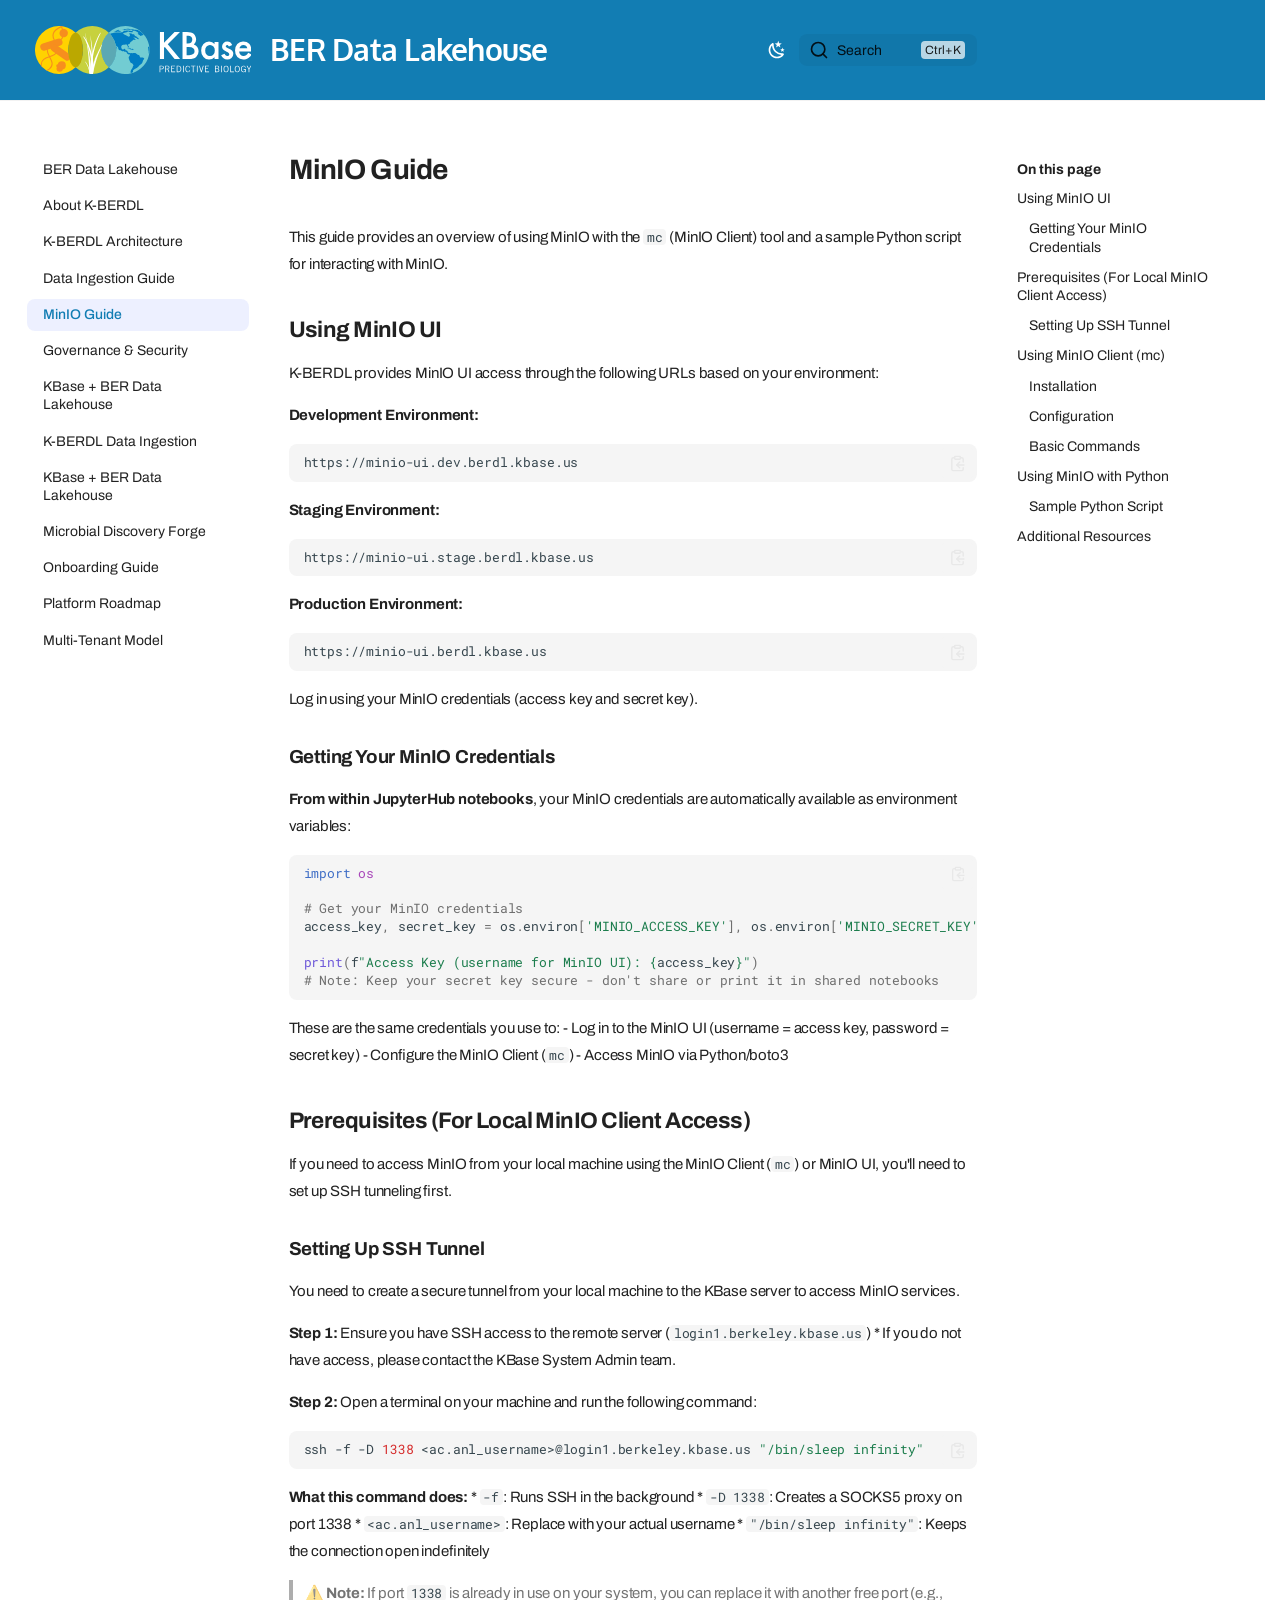
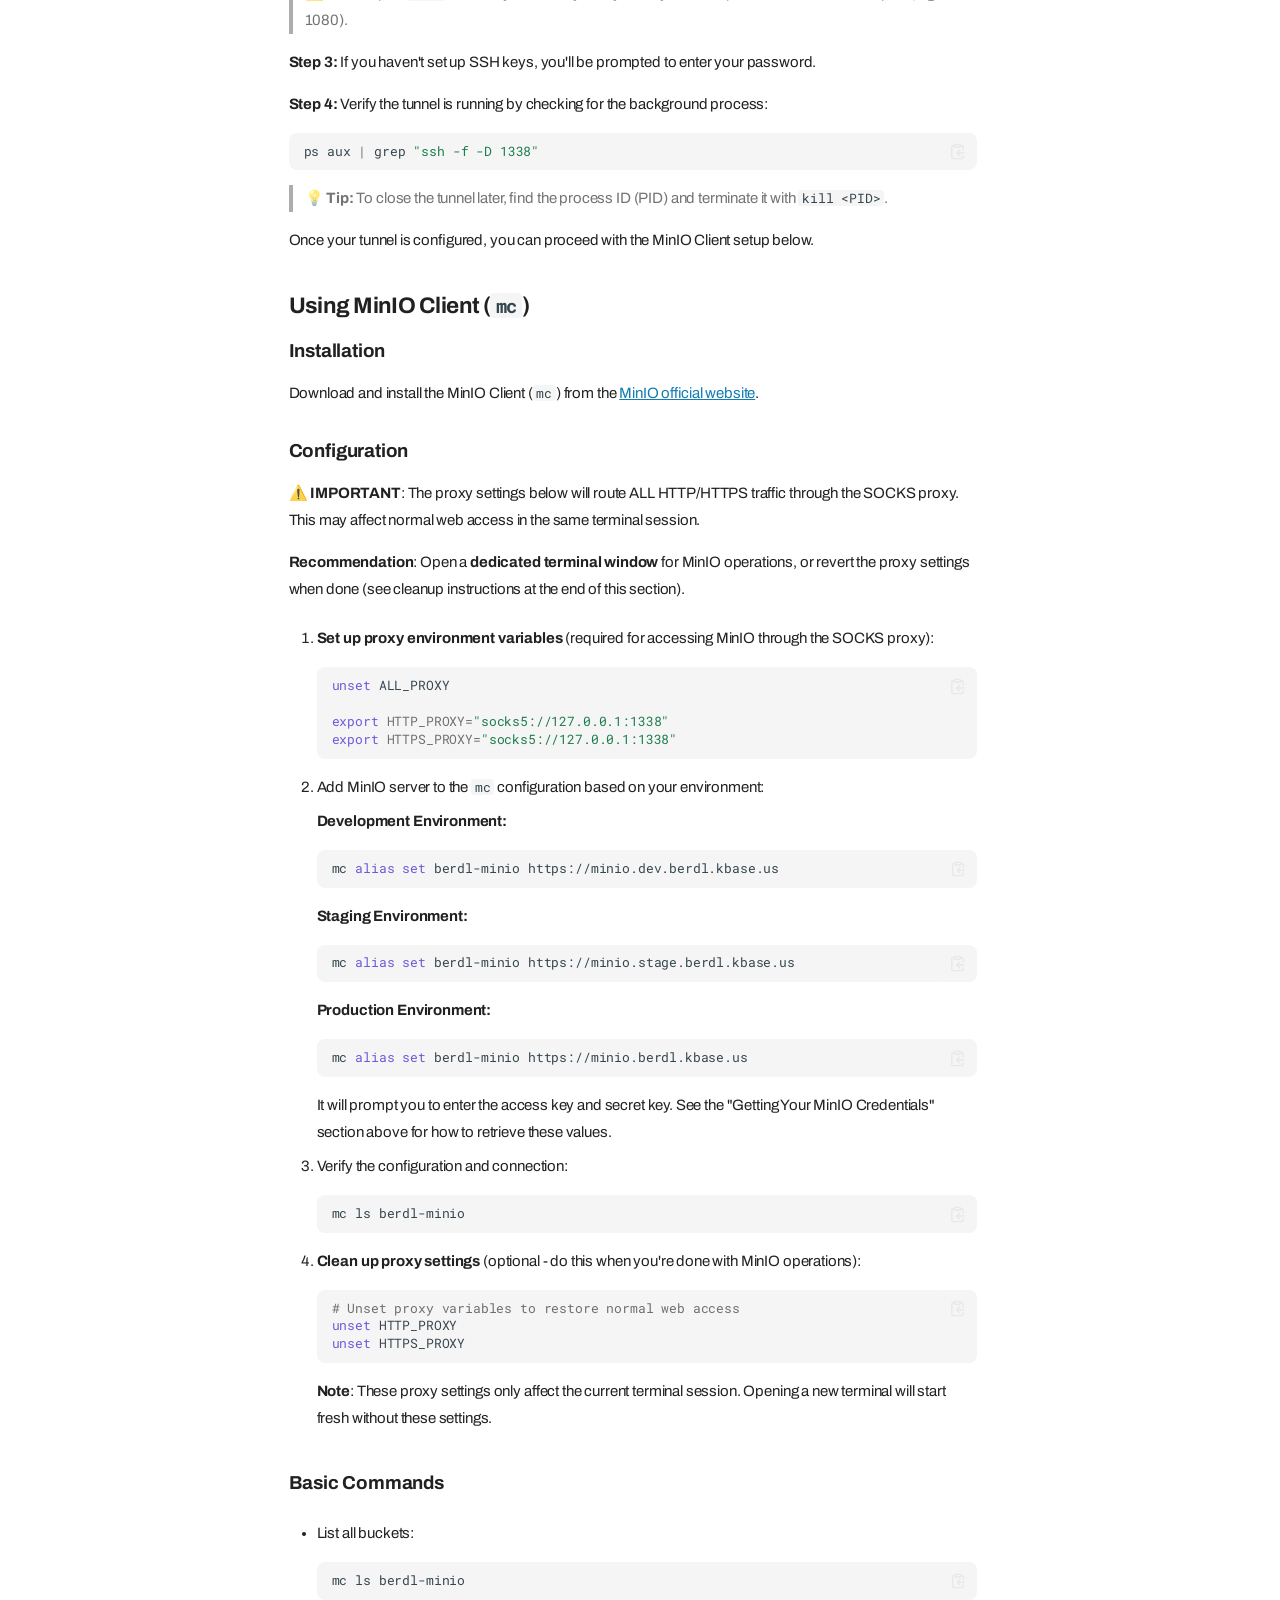
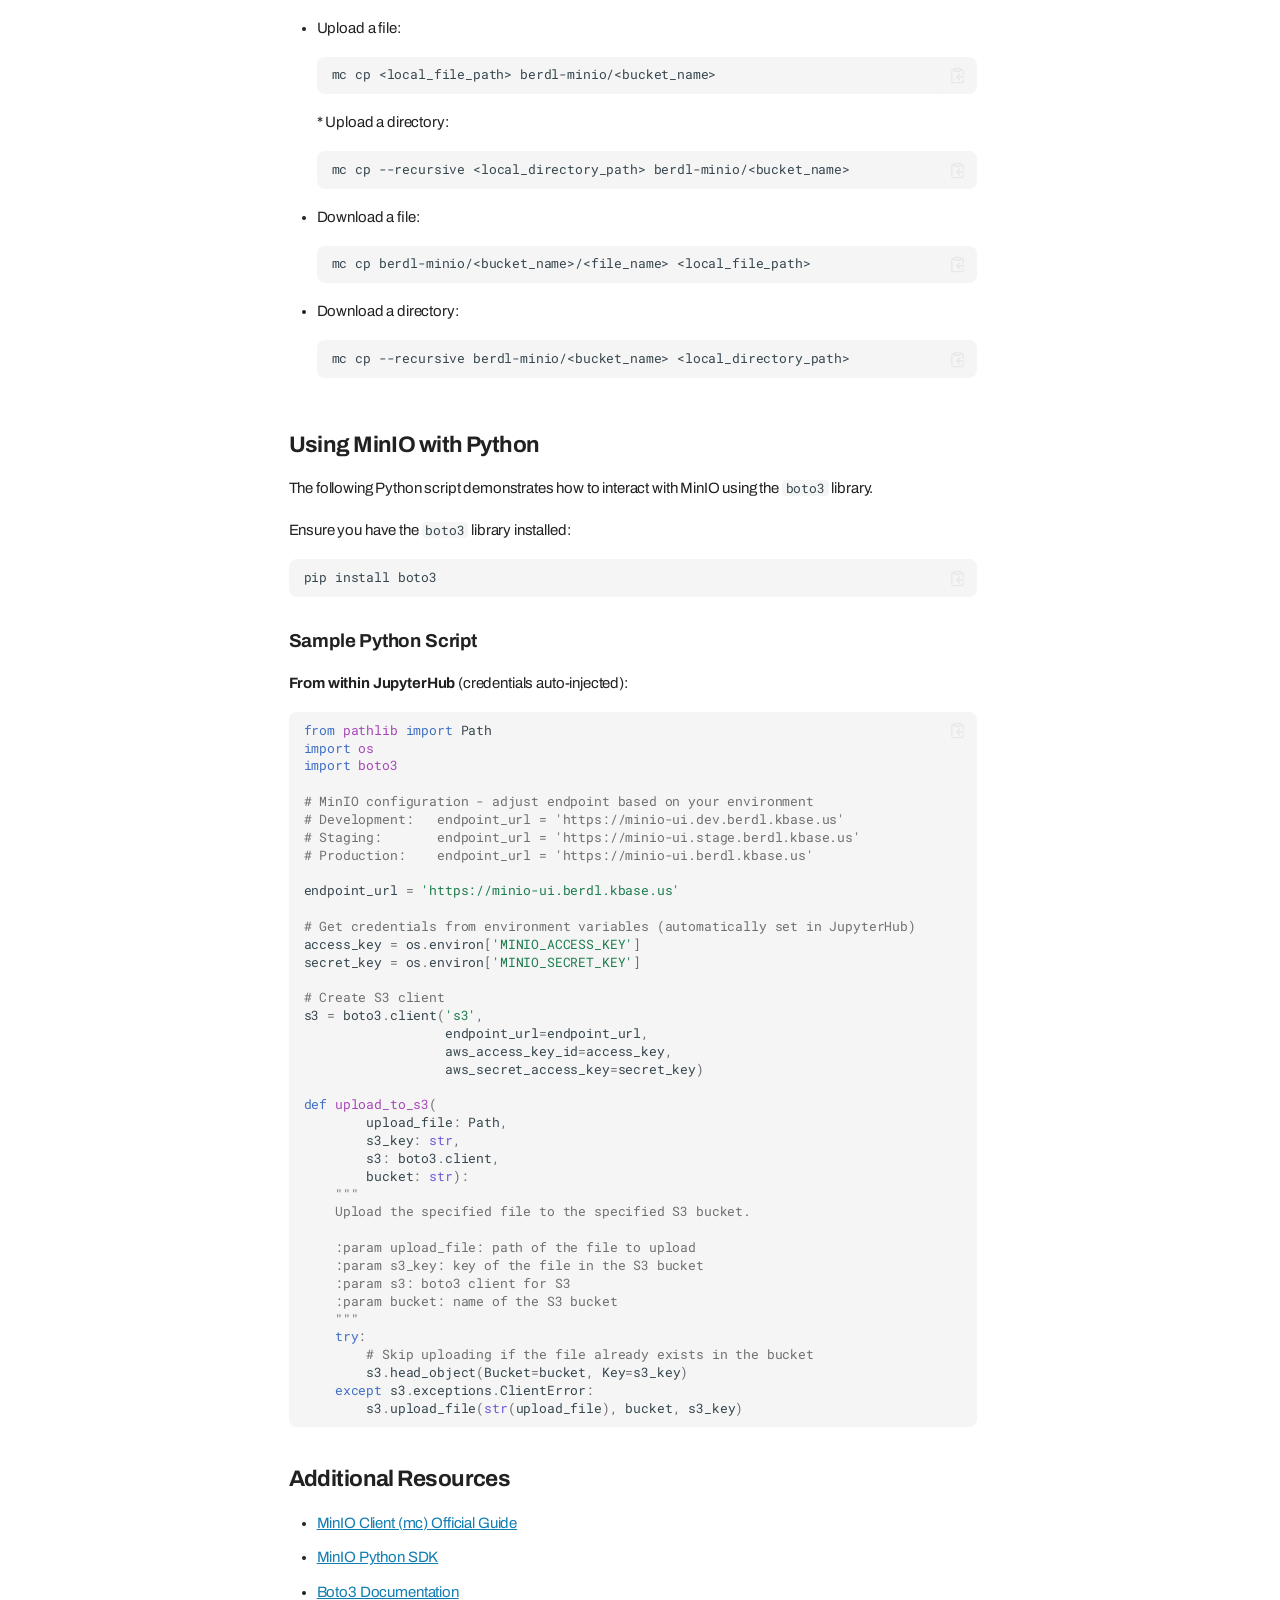
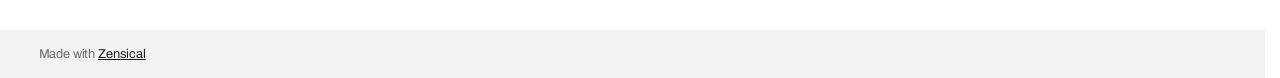
<file: data-plane-minio/index.html>
<!doctype html>
<html lang="en" class="no-js">
  <head>
    
      <meta charset="utf-8">
      <meta name="viewport" content="width=device-width,initial-scale=1">
      
        <meta name="description" content="Documentation for the KBase BER Data Lakehouse (K-BERDL) — a unified, AI-native data platform for DOE Biological and Environmental Research">
      
      
      
        <link rel="canonical" href="https://gazimahmud.github.io/kberdl-docs/data-plane-minio/">
      
      
        <link rel="prev" href="../data-ingestion-guide/">
      
      
        <link rel="next" href="../governance/">
      
      
        
      
      
      <link rel="icon" href="../assets/favicon.png">
      <meta name="generator" content="zensical-0.0.26">
    
    
      
        <title>MinIO Guide - BER Data Lakehouse</title>
      
    
    
      
        
      
      <link rel="stylesheet" href="../assets/stylesheets/modern/main.50057488.min.css">
      
        
          
        
        <link rel="stylesheet" href="../assets/stylesheets/modern/palette.dfe2e883.min.css">
      
      


    
    
      
    
    
      
        
        
        <link rel="preconnect" href="https://fonts.gstatic.com" crossorigin>
        <link rel="stylesheet" href="https://fonts.googleapis.com/css?family=Archivo:300,300i,400,400i,500,500i,700,700i%7CRoboto+Mono:400,400i,700,700i&display=fallback">
        <style>:root{--md-text-font:"Archivo";--md-code-font:"Roboto Mono"}</style>
      
    
    
      <link rel="stylesheet" href="../stylesheets/extra.css">
    
      <link rel="stylesheet" href="../stylesheets/fonts.css">
    
    <script>__md_scope=new URL("..",location),__md_hash=e=>[...e].reduce(((e,t)=>(e<<5)-e+t.charCodeAt(0)),0),__md_get=(e,t=localStorage,a=__md_scope)=>JSON.parse(t.getItem(a.pathname+"."+e)),__md_set=(e,t,a=localStorage,_=__md_scope)=>{try{a.setItem(_.pathname+"."+e,JSON.stringify(t))}catch(e){}},document.documentElement.setAttribute("data-platform",navigator.platform)</script>
    
      

    
    
  </head>
  
  
    
    
      
    
    
    
    
    <body dir="ltr" data-md-color-scheme="default" data-md-color-primary="custom" data-md-color-accent="custom">
  
    
    <input class="md-toggle" data-md-toggle="drawer" type="checkbox" id="__drawer" autocomplete="off">
    <input class="md-toggle" data-md-toggle="search" type="checkbox" id="__search" autocomplete="off">
    <label class="md-overlay" for="__drawer" aria-label="Navigation"></label>
    <div data-md-component="skip">
      
        
        <a href="#minio-guide" class="md-skip">
          Skip to content
        </a>
      
    </div>
    <div data-md-component="announce">
      
    </div>
    
    
      

  

<header class="md-header md-header--shadow" data-md-component="header">
  <nav class="md-header__inner md-grid" aria-label="Header">
    <a href="./.." title="BER Data Lakehouse" class="md-header__button md-logo" aria-label="BER Data Lakehouse" data-md-component="logo">
      
  
  <?xml version="1.0" encoding="UTF-8"?> <svg xmlns="http://www.w3.org/2000/svg" xmlns:xlink="http://www.w3.org/1999/xlink" id="Layer_1" data-name="Layer 1" viewBox="0 0 364 80.69"><defs><style>.cls-1,.cls-7{fill:none;}.cls-2{fill:#72ccd2;}.cls-3{fill:#c7d13e;}.cls-4{fill:#ffd200;}.cls-5{fill:#ffffff;}.cls-6{clip-path:url(#clip-path);}.cls-7{stroke:#f78e1e;stroke-miterlimit:10;stroke-width:1.83px;}.cls-8{fill:#f78e1e;}.cls-9{clip-path:url(#clip-path-2);}.cls-10{fill:#ffffff;}.cls-11{clip-path:url(#clip-path-3);}.cls-12{fill:#007dc3;}.cls-13{fill:#bba800;}.cls-14{fill:#5ba8b4;}</style><clipPath id="clip-path"><path class="cls-1" d="M68.29,69.42a40.31,40.31,0,0,1,0-58.15h0a40.35,40.35,0,1,0,0,58.15Z"></path></clipPath><clipPath id="clip-path-2"><path class="cls-1" d="M111.8,40.34a40.22,40.22,0,0,1,12.39-29.07,40.29,40.29,0,0,0-55.9,0,40.29,40.29,0,0,1,0,58.15,40.29,40.29,0,0,0,55.9,0A40.23,40.23,0,0,1,111.8,40.34Z"></path></clipPath><clipPath id="clip-path-3"><path class="cls-1" d="M152.14,0a40.17,40.17,0,0,0-27.95,11.27,40.31,40.31,0,0,1,0,58.15A40.34,40.34,0,1,0,152.14,0Z"></path></clipPath></defs><path class="cls-2" d="M152.14,0a40.17,40.17,0,0,0-27.95,11.27,40.31,40.31,0,0,1,0,58.15A40.34,40.34,0,1,0,152.14,0Z"></path><path class="cls-3" d="M111.8,40.34a40.22,40.22,0,0,1,12.39-29.07,40.29,40.29,0,0,0-55.9,0,40.29,40.29,0,0,1,0,58.15,40.29,40.29,0,0,0,55.9,0A40.23,40.23,0,0,1,111.8,40.34Z"></path><path class="cls-4" d="M68.29,69.42a40.31,40.31,0,0,1,0-58.15h0a40.35,40.35,0,1,0,0,58.15Z"></path><path class="cls-5" d="M216.9,28.19l17.69-18.13h9.16L223.2,30.64l20.66,24.87h-9.18L218.31,35.29,216.9,36.7V55.51H210V10.06h6.86Z"></path><path class="cls-5" d="M248,55.51V10.06h6.83a29.46,29.46,0,0,1,7.27.71,10.94,10.94,0,0,1,4.62,2.38,12.5,12.5,0,0,1,3,4.33,13,13,0,0,1,1.15,5.3,10.74,10.74,0,0,1-3.74,8.27,11,11,0,0,1,5.71,4.33A12.21,12.21,0,0,1,275,42.5a12.12,12.12,0,0,1-3.77,9,12.4,12.4,0,0,1-5.09,3.15,29.58,29.58,0,0,1-7.74.85Zm6.85-25.93H257q3.83,0,5.61-1.7a6.54,6.54,0,0,0,1.78-5A6.29,6.29,0,0,0,262.56,18a7.62,7.62,0,0,0-5.3-1.66h-2.42Zm0,19.49h4.24q4.65,0,6.83-1.83a6.3,6.3,0,0,0,2.3-5,6.41,6.41,0,0,0-2.21-5q-2.14-2-7.68-2h-3.48Z"></path><path class="cls-5" d="M301.81,26.84h6.65V55.51h-6.65v-3A12.71,12.71,0,0,1,283.18,52a16,16,0,0,1-3.86-10.95,15.52,15.52,0,0,1,3.86-10.75,12.45,12.45,0,0,1,9.65-4.3,12.19,12.19,0,0,1,9,4.13ZM286.09,41.09a10,10,0,0,0,2.21,6.71A7.23,7.23,0,0,0,294,50.42,7.6,7.6,0,0,0,300,47.89a9.83,9.83,0,0,0,2.26-6.66A9.82,9.82,0,0,0,300,34.58,7.49,7.49,0,0,0,294.07,32a7.3,7.3,0,0,0-5.71,2.59A9.57,9.57,0,0,0,286.09,41.09Z"></path><path class="cls-5" d="M331.52,31.73l-5.47,2.91c-.87-1.75-1.94-2.62-3.21-2.62a2.21,2.21,0,0,0-1.56.6,2,2,0,0,0-.65,1.55c0,1.09,1.27,2.18,3.83,3.26q5.27,2.26,7.09,4.18a7.1,7.1,0,0,1,1.83,5.14,9,9,0,0,1-3.06,6.94,10.48,10.48,0,0,1-7.19,2.65q-7.22,0-10.21-7l5.65-2.62a12.26,12.26,0,0,0,1.79,2.62,4.1,4.1,0,0,0,2.89,1.12c2.24,0,3.35-1,3.35-3.06,0-1.18-.86-2.28-2.59-3.3-.66-.33-1.33-.66-2-1l-2-1a12.4,12.4,0,0,1-4.06-2.83,7,7,0,0,1-1.5-4.62A8.17,8.17,0,0,1,317,28.49,9,9,0,0,1,323.34,26Q328.85,26,331.52,31.73Z"></path><path class="cls-5" d="M363.73,42.74H343.19a8.69,8.69,0,0,0,2.29,5.62,7,7,0,0,0,5.21,2.06,6.77,6.77,0,0,0,4.1-1.18,17,17,0,0,0,3.62-4.36L364,48a22.2,22.2,0,0,1-2.74,3.78,14.57,14.57,0,0,1-3.09,2.59,12.44,12.44,0,0,1-3.56,1.49,17.58,17.58,0,0,1-4.15.47,13.55,13.55,0,0,1-10.31-4.12q-3.88-4.15-3.88-11t3.77-11A13,13,0,0,1,350.1,26q6.33,0,10,4t3.65,11.1Zm-6.8-5.42c-.92-3.53-3.14-5.3-6.68-5.3a6.7,6.7,0,0,0-2.26.37,6.38,6.38,0,0,0-1.93,1.06,6.59,6.59,0,0,0-1.49,1.66,7.6,7.6,0,0,0-.94,2.21Z"></path><g class="cls-6"><path class="cls-7" d="M42-12.65C39.75-7.48,45.6,2.79,47,8.1,49.12,16.31,47.35,22,39,25.29c-6.6,2.59-16.2,4.15-18.2,12.12-2.24,8.94,6.64,16.08,7.84,24.29C31.22,79.11.12,76-5.7,87.76"></path><path class="cls-7" d="M55.61-7.29C53.75-2,42.47,1.55,37.83,4.5c-7.16,4.55-9.76,9.94-5.9,18C35,28.89,41,36.57,37,43.76,32.53,51.84,21.17,51,14.7,56.19,1,67.21,25.87,86.11,22.1,98.7"></path><path class="cls-8" d="M16.88,41a6.15,6.15,0,0,1-7.74-4h0a6.16,6.16,0,0,1,4-7.74l25.08-8a6.17,6.17,0,0,1,7.74,4h0A6.17,6.17,0,0,1,42,33Z"></path><path class="cls-8" d="M29,41.89a6.16,6.16,0,0,1-1.52-8.58h0A6.17,6.17,0,0,1,36.1,31.8L57.67,46.89a6.15,6.15,0,0,1,1.52,8.57h0A6.16,6.16,0,0,1,50.61,57Z"></path><circle class="cls-8" cx="41.52" cy="71.59" r="5.33"></circle><path class="cls-8" d="M40.81,66.81a2.6,2.6,0,1,1-2.6-2.6A2.59,2.59,0,0,1,40.81,66.81Z"></path><circle class="cls-8" cx="45.01" cy="66.26" r="6.8"></circle><path class="cls-8" d="M46.31,18.81a7.11,7.11,0,1,1,8.76-4.95A7.12,7.12,0,0,1,46.31,18.81Z"></path></g><g class="cls-9"><path class="cls-10" d="M93.29,94.56A64.48,64.48,0,0,0,98.55,69.2C98.54,43,84,16.83,80.7,17.39,96.51,43.45,96,67.13,92.53,94.23"></path><path class="cls-10" d="M92.83,94.11a31.12,31.12,0,0,0,1-11.64c-1.21-11.86-8.43-23.26-9.77-22.9,7.74,11.3,8.59,22.23,8.4,34.61"></path><path class="cls-10" d="M92.46,94.49c.27-12.18,4.79-29.37,7.78-37.5,2.78-7.81,16.13-34,17.11-33.35C99,57.37,94.89,93,95.55,95"></path><path class="cls-10" d="M93.7,94a115.74,115.74,0,0,1-.79-29c2.93-28.95,15.84-55.3,18-54.1-13.76,26-16.06,52.27-16.69,82.88"></path><path class="cls-10" d="M93.09,94.52c1.18-13.53,0-33.35-1.16-42.89-1-9.13-7.28-40.47-8-40,8.85,40.62,7.68,80.74,7,82.81"></path><path class="cls-10" d="M92.17,94.45c1.18-13.53,3.68-29.75,3.68-40.52,0-14.54-3.16-38.36-2.91-38.55,8.85,40.62,1.53,77.09.86,79.15"></path></g><g class="cls-11"><path class="cls-12" d="M160.43,61.15c1,.79,2.15.63,3.21,1.72.66.68,2,2.44,1.93,3.41,0,.63-.84,1.25-1.08,1.84s-.19,1.39-.47,2.1c-.49,1.24-1.68,2.1-2.22,3.24a11.26,11.26,0,0,0-1.2,3.76c-.16,1.79.54,2.07,2.4,1.49s1.74-1.55,1.88-2.87a.5.5,0,0,1-.32,0c-.27-2.3,4.78-4.4,6.42-5.31,2.62-1.47,3.67-3.89,5.9-5.56,1.23-.92,2.47-1.43,3.34-2.81s.66-2.84,1.37-4.24c.46-.92,2.07-2.17,2.09-3.08,0-1.47-2.58-1.88-3.76-2-2.16-.33-3.25.85-3.76-1.71s-1-2.13-3.42-3c-1.68-.55-2.89-2.32-4.44-2.7a13,13,0,0,0-2.57,0c-.72,0-1.78-.68-1.56.87-.44-.14-.82-.77-1.17-.84a10.4,10.4,0,0,0-2,.14,14.07,14.07,0,0,1-3.8-.64c-2.06-.58-.84-1.21-1.7-2.75-.61-1.08-2.6-1.6-3.74-1.55.1-1.13.39-2.54-1.22-2.54-1.12,0-2,1.88-3.21,1.5-1-.29-2.13-2.52-2.3-3.38a4.52,4.52,0,0,1,1.23-3.94c1-.88,2.66-.8,3.94-.85,1,0,3-.55,3.76-.35,1.54.4,1.05,1.87,1.66,3a4.07,4.07,0,0,0,2.75,2c.38-1.39-1.62-2.59-2-3.92-.44-1.66.44-1.32,1.88-2s1.18-1.33,1.83-2.6,3-1.61,3.28-2.71c1.57-.13,1.51-2,3.2-2.06.18,1.63,2.93.43,2.9-.68-1.66.07-2.42-.17-2.05-1.88-.66,0-1.35,0-2-.06,1.39-2,4.14.78,5.77-.6a4,4,0,0,1-.46,1.62,9,9,0,0,0,3.71.87c.19-1-.35-1.3-1-1.91-.25-.26-.79-.1-1-.33s-.25-.73-.5-1c-1.21-1.26-1.94-1.2-3.47-2s-.94-2.33-2.56-2.78c-.67-.19-1.15.27-1.75,0s-1.2-1-1.8-1.28c-.93-.47-3.34-1.33-3.81,0-.26.77.63,1.27.86,1.85.44,1.09.43.65,0,1.63-.51,1.3-1.38,2.27-2.81,1.54-1.59-.82-2.71-2-4.58-2.58-2.33-.79-6-2.82-1.7-3.79a22.09,22.09,0,0,0,3.8-.82c.53-.23.78-.85,1.49-1.11a6.76,6.76,0,0,1,2.54-.1c.47,1.23,3,1.12,4.13,1.13,2.11,0,3.59-1.34.68-2.06-2.7-.67-6.31-1.38-9.05-1-.71.11-1.3.43-2.05.51s-1.85-.24-2.56.18-.41.85-1,1.53c-.82.89-1.67.81-2.75,1-4.09.8-8.13-.61-12.1.73-2.55.86-5.86.58-7.76,2.3-1.07,1-1.88,2.12-3,3-.94.74-1.75,3.55-1.75,3.55,1.37-2,4-1.79,6.13-1.68.29,1.14,1,1,1.73,1.56s1,1.31,1.68,1.69c-.64,2.67.21,7.29,2.3,9.37,1.48,1.48,2.33,1.3,3,3.25.5,1.41,1.15,3.38,2.29,4.3.31-1.37-.51-2-1.14-3.07a11.11,11.11,0,0,1-1-3.22c.67,1.4,2.09,1.93,3.12,3,1.25,1.32.59,2.75,1.51,4.1s2.9,1.06,4.26,1.76c.69.35,1,1,1.71,1.16s1.62-.46,2.37-.49c1,1.67,3.1,1,4.47,1.84s1.27,3.87,3.73,3.46c.41,1.21,1.75.43,2.57.16.22,2.67-1.26,3.14-2.16,5.28C157,54.07,159.93,60.77,160.43,61.15Z"></path><path class="cls-12" d="M133.46,9.68c-.44.26-1.3.84-1.39,1.39,1.36-.2,2.4-1.52,3.94-1.31a4.35,4.35,0,0,0,1.87.05,5.4,5.4,0,0,1,2.08,0c.73.08,1.39-.23,2.07-.06s1.22.44,1.82.11c1-.55-.23-.86-.51-1.25-.12-.17-.09-.49-.24-.6a1.5,1.5,0,0,0-.84,0,8.73,8.73,0,0,0-1.56.54,16.05,16.05,0,0,1-2.44.59c0-.74,2.23-1.12,2.78-1.24.77-.17,1.09-.5.07-.56,0-.72-.32-1-1.1-.84a26.24,26.24,0,0,0-3.62,1.4,5.62,5.62,0,0,0-2.19,1.44,4.16,4.16,0,0,1-1.39.86"></path><path class="cls-12" d="M162,6.73a.94.94,0,0,1,1.16.36c.21.33.17.52.57.69a2.53,2.53,0,0,0,1.06.1c1.61,0,3.38-.06,4.84.8a14.6,14.6,0,0,1,1.63,1.05,4.41,4.41,0,0,0,.71.54,12.36,12.36,0,0,1,1.23.54,1.75,1.75,0,0,1,.53,1.52c-.15.3-.78.26-1.15.25-.22.81,1.74,1.68,2.2,2a13.52,13.52,0,0,1,2.29,1.9c.72.69,1,.54,1.59-.24.46-.61.8-.91,1.57-.8s1,.14,1.53-.4c.32-.35.9-.83.72-1.35-.12-.35-.65-.62-.93-.85-.55-.47-1.09-1-1.63-1.45a18.4,18.4,0,0,0-4.36-2.82c-1-.5-1.95-1.27-3-1.71a11.13,11.13,0,0,0-3.82-.5,8.11,8.11,0,0,1-2.91-.68,18.29,18.29,0,0,0-2.6-.38,15.44,15.44,0,0,0-3.84-.43c-1.51,0-3.05-.23-4.56-.16a10.83,10.83,0,0,0-1.68.41,11.93,11.93,0,0,1-1.79.09,4.93,4.93,0,0,0-2.1.27c-.25.16-.28.44-.56.6s-1.63,0-1.63.53c.67,0,1.32-.35,2-.25a3.76,3.76,0,0,0,1.84.15,10,10,0,0,1,2.2-.55c.79,0,1.61-.1,2.39-.1s1.61.22,2.42.25a7.82,7.82,0,0,0,1.28,0,6.89,6.89,0,0,1,1.25-.24c.38,0,.31.16.64.35a2.52,2.52,0,0,0,1.36.2c.61,0,.93,0,.74.65"></path><path class="cls-12" d="M190.25,35c-.33.26-.05,1-.16,1.42-.23.78.38,1.22.38,2a21.26,21.26,0,0,0,.15,2.26c.11,1,.7,1.89.41,2.84-.21.68.22,1.23.25,2a1.75,1.75,0,0,0,.19,1c.05.07.49.36.6.31.37-.14.35-1.37.39-1.7.26-2,1-4.06,1-6.13,0-1.16-.56-1.61-1-2.6a13.58,13.58,0,0,0-1.26-1.63"></path><path class="cls-12" d="M155.78,36.83c-.26-.2-1.57,1,0,.51a3.51,3.51,0,0,1,2.22.3c.46.19,1.79.24,2,.74.09.17-.12.46,0,.6s1.05.21,1.29.1.62-.54.55-.84-.66-.41-.94-.52c-.6-.22-1.11-.81-1.72-.92-.3-.06-.58.1-.85.08s-.75-.27-1.18-.3a6.34,6.34,0,0,0-1.25-.15c-.27.09-.26.25-.4.45"></path><path class="cls-12" d="M159.62,39.73c-.08-.07-.12-.13-.24-.09-.14.64,1,.81,1,.24,0-.33-.82-.43-1-.25"></path><path class="cls-12" d="M163.46,38.18c-.16.12-.52.32-.6.51-.16.45.19.18.24.49.11.59-.74.2-.82.61-.16.7,1.17.24,1.33.25.51,0,.6.41,1.25.13.23-.1.28-.21.55-.24s.4.1.49,0c.58-.43-.59-.91-.83-1a4,4,0,0,0-1-.5c-.14,0-.35,0-.5-.09s-.13-.26-.4-.11"></path></g><path class="cls-2" d="M111.79,40.39a40.2,40.2,0,0,0,12.4,29.08,40.32,40.32,0,0,0,0-58.16A40.2,40.2,0,0,0,111.79,40.39Z"></path><ellipse class="cls-13" cx="68.29" cy="40.39" rx="12.4" ry="29.08"></ellipse><path class="cls-14" d="M111.79,40.39a40.2,40.2,0,0,0,12.4,29.08,40.32,40.32,0,0,0,0-58.16A40.2,40.2,0,0,0,111.79,40.39Z"></path><path class="cls-10" d="M209.46,77.62V66.85h3.76c2.3,0,3.3,1.31,3.3,3s-1.24,3-4,3h-1.91v4.8Zm1.19-5.82h2c2,0,2.64-.68,2.64-2s-.76-2-2.37-2h-2.3Z"></path><path class="cls-10" d="M218.91,77.62V66.85h3.46c2.33,0,3.6,1,3.6,2.83a2.8,2.8,0,0,1-2.15,2.81l2.28,5.13h-1.3l-2.17-4.89H220.1v4.89Zm1.19-5.91h2.17c1.64,0,2.51-.61,2.51-2s-1-1.88-2.53-1.88H220.1Z"></path><path class="cls-10" d="M235.44,66.85v1h-5.26v3.61h3.74v1h-3.74v4.12h5.56v1H229V66.85Z"></path><path class="cls-10" d="M238.22,66.85h2.9c2.92,0,4.86,1.85,4.86,5.38,0,3.17-1.7,5.39-4.92,5.39h-2.84Zm1.2,9.76H241c2.47,0,3.76-1.48,3.76-4.38,0-3.14-1.49-4.37-3.7-4.37h-1.67Z"></path><path class="cls-10" d="M250,66.85V77.62h-1.2V66.85Z"></path><path class="cls-10" d="M260.71,74.4c-.48,2-1.58,3.37-3.79,3.37-2.42,0-4.12-1.76-4.12-5.54,0-3.5,1.52-5.53,4.12-5.53,2,0,3.16,1.16,3.64,3.13l-1.1.33c-.39-1.52-1.08-2.45-2.69-2.45S254,69.15,254,72.23s1.23,4.53,3,4.53,2.3-1.26,2.62-2.57Z"></path><path class="cls-10" d="M266.5,67.86v9.76h-1.19V67.86h-3.23v-1h7.64v1Z"></path><path class="cls-10" d="M273.38,66.85V77.62h-1.19V66.85Z"></path><path class="cls-10" d="M275.81,66.85H277l2.66,8.83h0l2.67-8.83h1.21l-3.35,10.77h-1.09Z"></path><path class="cls-10" d="M292.32,66.85v1h-5.27v3.61h3.75v1h-3.75v4.12h5.57v1h-6.76V66.85Z"></path><path class="cls-10" d="M302.61,66.85h4a2.73,2.73,0,0,1,3,2.65A2.41,2.41,0,0,1,307.77,72v0a2.74,2.74,0,0,1,2.08,2.72c0,1.61-1,2.89-3.91,2.89h-3.34Zm1.19,4.62h2.09c1.8,0,2.51-.92,2.51-1.83,0-1.21-.66-1.78-2-1.78H303.8Zm0,5.14H306c1.76,0,2.62-.6,2.62-1.94s-1.1-2.18-2.8-2.18H303.8Z"></path><path class="cls-10" d="M314.08,66.85V77.62h-1.2V66.85Z"></path><path class="cls-10" d="M321.18,66.7c2.64,0,4.21,1.94,4.21,5.53s-1.57,5.54-4.21,5.54S317,75.83,317,72.23,318.54,66.7,321.18,66.7Zm0,10.06c1.89,0,3-1.47,3-4.53s-1.12-4.52-3-4.52-3,1.47-3,4.52S319.28,76.76,321.18,76.76Z"></path><path class="cls-10" d="M328.15,77.62V66.85h1.19v9.76h5.1v1Z"></path><path class="cls-10" d="M340,66.7c2.64,0,4.21,1.94,4.21,5.53s-1.57,5.54-4.21,5.54-4.21-1.94-4.21-5.54S337.35,66.7,340,66.7Zm0,10.06c1.9,0,3-1.47,3-4.53s-1.11-4.52-3-4.52-3,1.47-3,4.52S338.09,76.76,340,76.76Z"></path><path class="cls-10" d="M354.34,72.44v5.18h-1v-1h0a3.43,3.43,0,0,1-2.82,1.13c-2.45,0-4.21-1.76-4.21-5.54s1.76-5.53,4.21-5.53c1.82,0,3.22.86,3.88,3.16l-1.14.23c-.53-1.72-1.43-2.38-2.68-2.38-1.59,0-3.08,1.08-3.08,4.52s1.49,4.53,3.08,4.53a2.31,2.31,0,0,0,2.58-2.39v-.91h-2.43v-1Z"></path><path class="cls-10" d="M359.12,73.08l-3.31-6.23h1.32l2.59,4.94,2.6-4.94h1.31l-3.31,6.23v4.54h-1.2Z"></path></svg> 

    </a>
    <label class="md-header__button md-icon" for="__drawer" aria-label="Navigation">
      
      <svg xmlns="http://www.w3.org/2000/svg" fill="none" stroke="currentColor" stroke-linecap="round" stroke-linejoin="round" stroke-width="2" class="lucide lucide-menu" viewBox="0 0 24 24"><path d="M4 5h16M4 12h16M4 19h16"/></svg>
    </label>
    <div class="md-header__title" data-md-component="header-title">
      <div class="md-header__ellipsis">
        <div class="md-header__topic">
          <span class="md-ellipsis">
            BER Data Lakehouse
          </span>
        </div>
        <div class="md-header__topic" data-md-component="header-topic">
          <span class="md-ellipsis">
            
              MinIO Guide
            
          </span>
        </div>
      </div>
    </div>
    
      
        <form class="md-header__option" data-md-component="palette">
  
    
    
    
    <input class="md-option" data-md-color-media="none" data-md-color-scheme="default" data-md-color-primary="custom" data-md-color-accent="custom"  aria-label="Switch to dark mode"  type="radio" name="__palette" id="__palette_0">
    
      <label class="md-header__button md-icon" title="Switch to dark mode" for="__palette_1" hidden>
        <svg xmlns="http://www.w3.org/2000/svg" viewBox="0 0 24 24"><path d="m17.75 4.09-2.53 1.94.91 3.06-2.63-1.81-2.63 1.81.91-3.06-2.53-1.94L12.44 4l1.06-3 1.06 3zm3.5 6.91-1.64 1.25.59 1.98-1.7-1.17-1.7 1.17.59-1.98L15.75 11l2.06-.05L18.5 9l.69 1.95zm-2.28 4.95c.83-.08 1.72 1.1 1.19 1.85-.32.45-.66.87-1.08 1.27C15.17 23 8.84 23 4.94 19.07c-3.91-3.9-3.91-10.24 0-14.14.4-.4.82-.76 1.27-1.08.75-.53 1.93.36 1.85 1.19-.27 2.86.69 5.83 2.89 8.02a9.96 9.96 0 0 0 8.02 2.89m-1.64 2.02a12.08 12.08 0 0 1-7.8-3.47c-2.17-2.19-3.33-5-3.49-7.82-2.81 3.14-2.7 7.96.31 10.98 3.02 3.01 7.84 3.12 10.98.31"/></svg>
      </label>
    
  
    
    
    
    <input class="md-option" data-md-color-media="none" data-md-color-scheme="slate" data-md-color-primary="custom" data-md-color-accent="custom"  aria-label="Switch to light mode"  type="radio" name="__palette" id="__palette_1">
    
      <label class="md-header__button md-icon" title="Switch to light mode" for="__palette_0" hidden>
        <svg xmlns="http://www.w3.org/2000/svg" viewBox="0 0 24 24"><path d="M12 7a5 5 0 0 1 5 5 5 5 0 0 1-5 5 5 5 0 0 1-5-5 5 5 0 0 1 5-5m0 2a3 3 0 0 0-3 3 3 3 0 0 0 3 3 3 3 0 0 0 3-3 3 3 0 0 0-3-3m0-7 2.39 3.42C13.65 5.15 12.84 5 12 5s-1.65.15-2.39.42zM3.34 7l4.16-.35A7.2 7.2 0 0 0 5.94 8.5c-.44.74-.69 1.5-.83 2.29zm.02 10 1.76-3.77a7.131 7.131 0 0 0 2.38 4.14zM20.65 7l-1.77 3.79a7.02 7.02 0 0 0-2.38-4.15zm-.01 10-4.14.36c.59-.51 1.12-1.14 1.54-1.86.42-.73.69-1.5.83-2.29zM12 22l-2.41-3.44c.74.27 1.55.44 2.41.44.82 0 1.63-.17 2.37-.44z"/></svg>
      </label>
    
  
</form>
      
    
    
      <script>var palette=__md_get("__palette");if(palette&&palette.color){if("(prefers-color-scheme)"===palette.color.media){var media=matchMedia("(prefers-color-scheme: light)"),input=document.querySelector(media.matches?"[data-md-color-media='(prefers-color-scheme: light)']":"[data-md-color-media='(prefers-color-scheme: dark)']");palette.color.media=input.getAttribute("data-md-color-media"),palette.color.scheme=input.getAttribute("data-md-color-scheme"),palette.color.primary=input.getAttribute("data-md-color-primary"),palette.color.accent=input.getAttribute("data-md-color-accent")}for(var[key,value]of Object.entries(palette.color))document.body.setAttribute("data-md-color-"+key,value)}</script>
    
    
    
      
      
        <label class="md-header__button md-icon" for="__search" aria-label="Search">
          
          <svg xmlns="http://www.w3.org/2000/svg" fill="none" stroke="currentColor" stroke-linecap="round" stroke-linejoin="round" stroke-width="2" class="lucide lucide-search" viewBox="0 0 24 24"><path d="m21 21-4.34-4.34"/><circle cx="11" cy="11" r="8"/></svg>
        </label>
        <div class="md-search" data-md-component="search" role="dialog" aria-label="Search">
  <button type="button" class="md-search__button">
    Search
  </button>
</div>
      
    
    <div class="md-header__source">
      
    </div>
  </nav>
  
</header>
    
    <div class="md-container" data-md-component="container">
      
      
        
          
        
      
      <main class="md-main" data-md-component="main">
        <div class="md-main__inner md-grid">
          
            
              
              <div class="md-sidebar md-sidebar--primary" data-md-component="sidebar" data-md-type="navigation" >
                <div class="md-sidebar__scrollwrap">
                  <div class="md-sidebar__inner">
                    



<nav class="md-nav md-nav--primary" aria-label="Navigation" data-md-level="0">
  <label class="md-nav__title" for="__drawer">
    <a href="./.." title="BER Data Lakehouse" class="md-nav__button md-logo" aria-label="BER Data Lakehouse" data-md-component="logo">
      
  
  <?xml version="1.0" encoding="UTF-8"?> <svg xmlns="http://www.w3.org/2000/svg" xmlns:xlink="http://www.w3.org/1999/xlink" id="Layer_1" data-name="Layer 1" viewBox="0 0 364 80.69"><defs><style>.cls-1,.cls-7{fill:none;}.cls-2{fill:#72ccd2;}.cls-3{fill:#c7d13e;}.cls-4{fill:#ffd200;}.cls-5{fill:#ffffff;}.cls-6{clip-path:url(#clip-path);}.cls-7{stroke:#f78e1e;stroke-miterlimit:10;stroke-width:1.83px;}.cls-8{fill:#f78e1e;}.cls-9{clip-path:url(#clip-path-2);}.cls-10{fill:#ffffff;}.cls-11{clip-path:url(#clip-path-3);}.cls-12{fill:#007dc3;}.cls-13{fill:#bba800;}.cls-14{fill:#5ba8b4;}</style><clipPath id="clip-path"><path class="cls-1" d="M68.29,69.42a40.31,40.31,0,0,1,0-58.15h0a40.35,40.35,0,1,0,0,58.15Z"></path></clipPath><clipPath id="clip-path-2"><path class="cls-1" d="M111.8,40.34a40.22,40.22,0,0,1,12.39-29.07,40.29,40.29,0,0,0-55.9,0,40.29,40.29,0,0,1,0,58.15,40.29,40.29,0,0,0,55.9,0A40.23,40.23,0,0,1,111.8,40.34Z"></path></clipPath><clipPath id="clip-path-3"><path class="cls-1" d="M152.14,0a40.17,40.17,0,0,0-27.95,11.27,40.31,40.31,0,0,1,0,58.15A40.34,40.34,0,1,0,152.14,0Z"></path></clipPath></defs><path class="cls-2" d="M152.14,0a40.17,40.17,0,0,0-27.95,11.27,40.31,40.31,0,0,1,0,58.15A40.34,40.34,0,1,0,152.14,0Z"></path><path class="cls-3" d="M111.8,40.34a40.22,40.22,0,0,1,12.39-29.07,40.29,40.29,0,0,0-55.9,0,40.29,40.29,0,0,1,0,58.15,40.29,40.29,0,0,0,55.9,0A40.23,40.23,0,0,1,111.8,40.34Z"></path><path class="cls-4" d="M68.29,69.42a40.31,40.31,0,0,1,0-58.15h0a40.35,40.35,0,1,0,0,58.15Z"></path><path class="cls-5" d="M216.9,28.19l17.69-18.13h9.16L223.2,30.64l20.66,24.87h-9.18L218.31,35.29,216.9,36.7V55.51H210V10.06h6.86Z"></path><path class="cls-5" d="M248,55.51V10.06h6.83a29.46,29.46,0,0,1,7.27.71,10.94,10.94,0,0,1,4.62,2.38,12.5,12.5,0,0,1,3,4.33,13,13,0,0,1,1.15,5.3,10.74,10.74,0,0,1-3.74,8.27,11,11,0,0,1,5.71,4.33A12.21,12.21,0,0,1,275,42.5a12.12,12.12,0,0,1-3.77,9,12.4,12.4,0,0,1-5.09,3.15,29.58,29.58,0,0,1-7.74.85Zm6.85-25.93H257q3.83,0,5.61-1.7a6.54,6.54,0,0,0,1.78-5A6.29,6.29,0,0,0,262.56,18a7.62,7.62,0,0,0-5.3-1.66h-2.42Zm0,19.49h4.24q4.65,0,6.83-1.83a6.3,6.3,0,0,0,2.3-5,6.41,6.41,0,0,0-2.21-5q-2.14-2-7.68-2h-3.48Z"></path><path class="cls-5" d="M301.81,26.84h6.65V55.51h-6.65v-3A12.71,12.71,0,0,1,283.18,52a16,16,0,0,1-3.86-10.95,15.52,15.52,0,0,1,3.86-10.75,12.45,12.45,0,0,1,9.65-4.3,12.19,12.19,0,0,1,9,4.13ZM286.09,41.09a10,10,0,0,0,2.21,6.71A7.23,7.23,0,0,0,294,50.42,7.6,7.6,0,0,0,300,47.89a9.83,9.83,0,0,0,2.26-6.66A9.82,9.82,0,0,0,300,34.58,7.49,7.49,0,0,0,294.07,32a7.3,7.3,0,0,0-5.71,2.59A9.57,9.57,0,0,0,286.09,41.09Z"></path><path class="cls-5" d="M331.52,31.73l-5.47,2.91c-.87-1.75-1.94-2.62-3.21-2.62a2.21,2.21,0,0,0-1.56.6,2,2,0,0,0-.65,1.55c0,1.09,1.27,2.18,3.83,3.26q5.27,2.26,7.09,4.18a7.1,7.1,0,0,1,1.83,5.14,9,9,0,0,1-3.06,6.94,10.48,10.48,0,0,1-7.19,2.65q-7.22,0-10.21-7l5.65-2.62a12.26,12.26,0,0,0,1.79,2.62,4.1,4.1,0,0,0,2.89,1.12c2.24,0,3.35-1,3.35-3.06,0-1.18-.86-2.28-2.59-3.3-.66-.33-1.33-.66-2-1l-2-1a12.4,12.4,0,0,1-4.06-2.83,7,7,0,0,1-1.5-4.62A8.17,8.17,0,0,1,317,28.49,9,9,0,0,1,323.34,26Q328.85,26,331.52,31.73Z"></path><path class="cls-5" d="M363.73,42.74H343.19a8.69,8.69,0,0,0,2.29,5.62,7,7,0,0,0,5.21,2.06,6.77,6.77,0,0,0,4.1-1.18,17,17,0,0,0,3.62-4.36L364,48a22.2,22.2,0,0,1-2.74,3.78,14.57,14.57,0,0,1-3.09,2.59,12.44,12.44,0,0,1-3.56,1.49,17.58,17.58,0,0,1-4.15.47,13.55,13.55,0,0,1-10.31-4.12q-3.88-4.15-3.88-11t3.77-11A13,13,0,0,1,350.1,26q6.33,0,10,4t3.65,11.1Zm-6.8-5.42c-.92-3.53-3.14-5.3-6.68-5.3a6.7,6.7,0,0,0-2.26.37,6.38,6.38,0,0,0-1.93,1.06,6.59,6.59,0,0,0-1.49,1.66,7.6,7.6,0,0,0-.94,2.21Z"></path><g class="cls-6"><path class="cls-7" d="M42-12.65C39.75-7.48,45.6,2.79,47,8.1,49.12,16.31,47.35,22,39,25.29c-6.6,2.59-16.2,4.15-18.2,12.12-2.24,8.94,6.64,16.08,7.84,24.29C31.22,79.11.12,76-5.7,87.76"></path><path class="cls-7" d="M55.61-7.29C53.75-2,42.47,1.55,37.83,4.5c-7.16,4.55-9.76,9.94-5.9,18C35,28.89,41,36.57,37,43.76,32.53,51.84,21.17,51,14.7,56.19,1,67.21,25.87,86.11,22.1,98.7"></path><path class="cls-8" d="M16.88,41a6.15,6.15,0,0,1-7.74-4h0a6.16,6.16,0,0,1,4-7.74l25.08-8a6.17,6.17,0,0,1,7.74,4h0A6.17,6.17,0,0,1,42,33Z"></path><path class="cls-8" d="M29,41.89a6.16,6.16,0,0,1-1.52-8.58h0A6.17,6.17,0,0,1,36.1,31.8L57.67,46.89a6.15,6.15,0,0,1,1.52,8.57h0A6.16,6.16,0,0,1,50.61,57Z"></path><circle class="cls-8" cx="41.52" cy="71.59" r="5.33"></circle><path class="cls-8" d="M40.81,66.81a2.6,2.6,0,1,1-2.6-2.6A2.59,2.59,0,0,1,40.81,66.81Z"></path><circle class="cls-8" cx="45.01" cy="66.26" r="6.8"></circle><path class="cls-8" d="M46.31,18.81a7.11,7.11,0,1,1,8.76-4.95A7.12,7.12,0,0,1,46.31,18.81Z"></path></g><g class="cls-9"><path class="cls-10" d="M93.29,94.56A64.48,64.48,0,0,0,98.55,69.2C98.54,43,84,16.83,80.7,17.39,96.51,43.45,96,67.13,92.53,94.23"></path><path class="cls-10" d="M92.83,94.11a31.12,31.12,0,0,0,1-11.64c-1.21-11.86-8.43-23.26-9.77-22.9,7.74,11.3,8.59,22.23,8.4,34.61"></path><path class="cls-10" d="M92.46,94.49c.27-12.18,4.79-29.37,7.78-37.5,2.78-7.81,16.13-34,17.11-33.35C99,57.37,94.89,93,95.55,95"></path><path class="cls-10" d="M93.7,94a115.74,115.74,0,0,1-.79-29c2.93-28.95,15.84-55.3,18-54.1-13.76,26-16.06,52.27-16.69,82.88"></path><path class="cls-10" d="M93.09,94.52c1.18-13.53,0-33.35-1.16-42.89-1-9.13-7.28-40.47-8-40,8.85,40.62,7.68,80.74,7,82.81"></path><path class="cls-10" d="M92.17,94.45c1.18-13.53,3.68-29.75,3.68-40.52,0-14.54-3.16-38.36-2.91-38.55,8.85,40.62,1.53,77.09.86,79.15"></path></g><g class="cls-11"><path class="cls-12" d="M160.43,61.15c1,.79,2.15.63,3.21,1.72.66.68,2,2.44,1.93,3.41,0,.63-.84,1.25-1.08,1.84s-.19,1.39-.47,2.1c-.49,1.24-1.68,2.1-2.22,3.24a11.26,11.26,0,0,0-1.2,3.76c-.16,1.79.54,2.07,2.4,1.49s1.74-1.55,1.88-2.87a.5.5,0,0,1-.32,0c-.27-2.3,4.78-4.4,6.42-5.31,2.62-1.47,3.67-3.89,5.9-5.56,1.23-.92,2.47-1.43,3.34-2.81s.66-2.84,1.37-4.24c.46-.92,2.07-2.17,2.09-3.08,0-1.47-2.58-1.88-3.76-2-2.16-.33-3.25.85-3.76-1.71s-1-2.13-3.42-3c-1.68-.55-2.89-2.32-4.44-2.7a13,13,0,0,0-2.57,0c-.72,0-1.78-.68-1.56.87-.44-.14-.82-.77-1.17-.84a10.4,10.4,0,0,0-2,.14,14.07,14.07,0,0,1-3.8-.64c-2.06-.58-.84-1.21-1.7-2.75-.61-1.08-2.6-1.6-3.74-1.55.1-1.13.39-2.54-1.22-2.54-1.12,0-2,1.88-3.21,1.5-1-.29-2.13-2.52-2.3-3.38a4.52,4.52,0,0,1,1.23-3.94c1-.88,2.66-.8,3.94-.85,1,0,3-.55,3.76-.35,1.54.4,1.05,1.87,1.66,3a4.07,4.07,0,0,0,2.75,2c.38-1.39-1.62-2.59-2-3.92-.44-1.66.44-1.32,1.88-2s1.18-1.33,1.83-2.6,3-1.61,3.28-2.71c1.57-.13,1.51-2,3.2-2.06.18,1.63,2.93.43,2.9-.68-1.66.07-2.42-.17-2.05-1.88-.66,0-1.35,0-2-.06,1.39-2,4.14.78,5.77-.6a4,4,0,0,1-.46,1.62,9,9,0,0,0,3.71.87c.19-1-.35-1.3-1-1.91-.25-.26-.79-.1-1-.33s-.25-.73-.5-1c-1.21-1.26-1.94-1.2-3.47-2s-.94-2.33-2.56-2.78c-.67-.19-1.15.27-1.75,0s-1.2-1-1.8-1.28c-.93-.47-3.34-1.33-3.81,0-.26.77.63,1.27.86,1.85.44,1.09.43.65,0,1.63-.51,1.3-1.38,2.27-2.81,1.54-1.59-.82-2.71-2-4.58-2.58-2.33-.79-6-2.82-1.7-3.79a22.09,22.09,0,0,0,3.8-.82c.53-.23.78-.85,1.49-1.11a6.76,6.76,0,0,1,2.54-.1c.47,1.23,3,1.12,4.13,1.13,2.11,0,3.59-1.34.68-2.06-2.7-.67-6.31-1.38-9.05-1-.71.11-1.3.43-2.05.51s-1.85-.24-2.56.18-.41.85-1,1.53c-.82.89-1.67.81-2.75,1-4.09.8-8.13-.61-12.1.73-2.55.86-5.86.58-7.76,2.3-1.07,1-1.88,2.12-3,3-.94.74-1.75,3.55-1.75,3.55,1.37-2,4-1.79,6.13-1.68.29,1.14,1,1,1.73,1.56s1,1.31,1.68,1.69c-.64,2.67.21,7.29,2.3,9.37,1.48,1.48,2.33,1.3,3,3.25.5,1.41,1.15,3.38,2.29,4.3.31-1.37-.51-2-1.14-3.07a11.11,11.11,0,0,1-1-3.22c.67,1.4,2.09,1.93,3.12,3,1.25,1.32.59,2.75,1.51,4.1s2.9,1.06,4.26,1.76c.69.35,1,1,1.71,1.16s1.62-.46,2.37-.49c1,1.67,3.1,1,4.47,1.84s1.27,3.87,3.73,3.46c.41,1.21,1.75.43,2.57.16.22,2.67-1.26,3.14-2.16,5.28C157,54.07,159.93,60.77,160.43,61.15Z"></path><path class="cls-12" d="M133.46,9.68c-.44.26-1.3.84-1.39,1.39,1.36-.2,2.4-1.52,3.94-1.31a4.35,4.35,0,0,0,1.87.05,5.4,5.4,0,0,1,2.08,0c.73.08,1.39-.23,2.07-.06s1.22.44,1.82.11c1-.55-.23-.86-.51-1.25-.12-.17-.09-.49-.24-.6a1.5,1.5,0,0,0-.84,0,8.73,8.73,0,0,0-1.56.54,16.05,16.05,0,0,1-2.44.59c0-.74,2.23-1.12,2.78-1.24.77-.17,1.09-.5.07-.56,0-.72-.32-1-1.1-.84a26.24,26.24,0,0,0-3.62,1.4,5.62,5.62,0,0,0-2.19,1.44,4.16,4.16,0,0,1-1.39.86"></path><path class="cls-12" d="M162,6.73a.94.94,0,0,1,1.16.36c.21.33.17.52.57.69a2.53,2.53,0,0,0,1.06.1c1.61,0,3.38-.06,4.84.8a14.6,14.6,0,0,1,1.63,1.05,4.41,4.41,0,0,0,.71.54,12.36,12.36,0,0,1,1.23.54,1.75,1.75,0,0,1,.53,1.52c-.15.3-.78.26-1.15.25-.22.81,1.74,1.68,2.2,2a13.52,13.52,0,0,1,2.29,1.9c.72.69,1,.54,1.59-.24.46-.61.8-.91,1.57-.8s1,.14,1.53-.4c.32-.35.9-.83.72-1.35-.12-.35-.65-.62-.93-.85-.55-.47-1.09-1-1.63-1.45a18.4,18.4,0,0,0-4.36-2.82c-1-.5-1.95-1.27-3-1.71a11.13,11.13,0,0,0-3.82-.5,8.11,8.11,0,0,1-2.91-.68,18.29,18.29,0,0,0-2.6-.38,15.44,15.44,0,0,0-3.84-.43c-1.51,0-3.05-.23-4.56-.16a10.83,10.83,0,0,0-1.68.41,11.93,11.93,0,0,1-1.79.09,4.93,4.93,0,0,0-2.1.27c-.25.16-.28.44-.56.6s-1.63,0-1.63.53c.67,0,1.32-.35,2-.25a3.76,3.76,0,0,0,1.84.15,10,10,0,0,1,2.2-.55c.79,0,1.61-.1,2.39-.1s1.61.22,2.42.25a7.82,7.82,0,0,0,1.28,0,6.89,6.89,0,0,1,1.25-.24c.38,0,.31.16.64.35a2.52,2.52,0,0,0,1.36.2c.61,0,.93,0,.74.65"></path><path class="cls-12" d="M190.25,35c-.33.26-.05,1-.16,1.42-.23.78.38,1.22.38,2a21.26,21.26,0,0,0,.15,2.26c.11,1,.7,1.89.41,2.84-.21.68.22,1.23.25,2a1.75,1.75,0,0,0,.19,1c.05.07.49.36.6.31.37-.14.35-1.37.39-1.7.26-2,1-4.06,1-6.13,0-1.16-.56-1.61-1-2.6a13.58,13.58,0,0,0-1.26-1.63"></path><path class="cls-12" d="M155.78,36.83c-.26-.2-1.57,1,0,.51a3.51,3.51,0,0,1,2.22.3c.46.19,1.79.24,2,.74.09.17-.12.46,0,.6s1.05.21,1.29.1.62-.54.55-.84-.66-.41-.94-.52c-.6-.22-1.11-.81-1.72-.92-.3-.06-.58.1-.85.08s-.75-.27-1.18-.3a6.34,6.34,0,0,0-1.25-.15c-.27.09-.26.25-.4.45"></path><path class="cls-12" d="M159.62,39.73c-.08-.07-.12-.13-.24-.09-.14.64,1,.81,1,.24,0-.33-.82-.43-1-.25"></path><path class="cls-12" d="M163.46,38.18c-.16.12-.52.32-.6.51-.16.45.19.18.24.49.11.59-.74.2-.82.61-.16.7,1.17.24,1.33.25.51,0,.6.41,1.25.13.23-.1.28-.21.55-.24s.4.1.49,0c.58-.43-.59-.91-.83-1a4,4,0,0,0-1-.5c-.14,0-.35,0-.5-.09s-.13-.26-.4-.11"></path></g><path class="cls-2" d="M111.79,40.39a40.2,40.2,0,0,0,12.4,29.08,40.32,40.32,0,0,0,0-58.16A40.2,40.2,0,0,0,111.79,40.39Z"></path><ellipse class="cls-13" cx="68.29" cy="40.39" rx="12.4" ry="29.08"></ellipse><path class="cls-14" d="M111.79,40.39a40.2,40.2,0,0,0,12.4,29.08,40.32,40.32,0,0,0,0-58.16A40.2,40.2,0,0,0,111.79,40.39Z"></path><path class="cls-10" d="M209.46,77.62V66.85h3.76c2.3,0,3.3,1.31,3.3,3s-1.24,3-4,3h-1.91v4.8Zm1.19-5.82h2c2,0,2.64-.68,2.64-2s-.76-2-2.37-2h-2.3Z"></path><path class="cls-10" d="M218.91,77.62V66.85h3.46c2.33,0,3.6,1,3.6,2.83a2.8,2.8,0,0,1-2.15,2.81l2.28,5.13h-1.3l-2.17-4.89H220.1v4.89Zm1.19-5.91h2.17c1.64,0,2.51-.61,2.51-2s-1-1.88-2.53-1.88H220.1Z"></path><path class="cls-10" d="M235.44,66.85v1h-5.26v3.61h3.74v1h-3.74v4.12h5.56v1H229V66.85Z"></path><path class="cls-10" d="M238.22,66.85h2.9c2.92,0,4.86,1.85,4.86,5.38,0,3.17-1.7,5.39-4.92,5.39h-2.84Zm1.2,9.76H241c2.47,0,3.76-1.48,3.76-4.38,0-3.14-1.49-4.37-3.7-4.37h-1.67Z"></path><path class="cls-10" d="M250,66.85V77.62h-1.2V66.85Z"></path><path class="cls-10" d="M260.71,74.4c-.48,2-1.58,3.37-3.79,3.37-2.42,0-4.12-1.76-4.12-5.54,0-3.5,1.52-5.53,4.12-5.53,2,0,3.16,1.16,3.64,3.13l-1.1.33c-.39-1.52-1.08-2.45-2.69-2.45S254,69.15,254,72.23s1.23,4.53,3,4.53,2.3-1.26,2.62-2.57Z"></path><path class="cls-10" d="M266.5,67.86v9.76h-1.19V67.86h-3.23v-1h7.64v1Z"></path><path class="cls-10" d="M273.38,66.85V77.62h-1.19V66.85Z"></path><path class="cls-10" d="M275.81,66.85H277l2.66,8.83h0l2.67-8.83h1.21l-3.35,10.77h-1.09Z"></path><path class="cls-10" d="M292.32,66.85v1h-5.27v3.61h3.75v1h-3.75v4.12h5.57v1h-6.76V66.85Z"></path><path class="cls-10" d="M302.61,66.85h4a2.73,2.73,0,0,1,3,2.65A2.41,2.41,0,0,1,307.77,72v0a2.74,2.74,0,0,1,2.08,2.72c0,1.61-1,2.89-3.91,2.89h-3.34Zm1.19,4.62h2.09c1.8,0,2.51-.92,2.51-1.83,0-1.21-.66-1.78-2-1.78H303.8Zm0,5.14H306c1.76,0,2.62-.6,2.62-1.94s-1.1-2.18-2.8-2.18H303.8Z"></path><path class="cls-10" d="M314.08,66.85V77.62h-1.2V66.85Z"></path><path class="cls-10" d="M321.18,66.7c2.64,0,4.21,1.94,4.21,5.53s-1.57,5.54-4.21,5.54S317,75.83,317,72.23,318.54,66.7,321.18,66.7Zm0,10.06c1.89,0,3-1.47,3-4.53s-1.12-4.52-3-4.52-3,1.47-3,4.52S319.28,76.76,321.18,76.76Z"></path><path class="cls-10" d="M328.15,77.62V66.85h1.19v9.76h5.1v1Z"></path><path class="cls-10" d="M340,66.7c2.64,0,4.21,1.94,4.21,5.53s-1.57,5.54-4.21,5.54-4.21-1.94-4.21-5.54S337.35,66.7,340,66.7Zm0,10.06c1.9,0,3-1.47,3-4.53s-1.11-4.52-3-4.52-3,1.47-3,4.52S338.09,76.76,340,76.76Z"></path><path class="cls-10" d="M354.34,72.44v5.18h-1v-1h0a3.43,3.43,0,0,1-2.82,1.13c-2.45,0-4.21-1.76-4.21-5.54s1.76-5.53,4.21-5.53c1.82,0,3.22.86,3.88,3.16l-1.14.23c-.53-1.72-1.43-2.38-2.68-2.38-1.59,0-3.08,1.08-3.08,4.52s1.49,4.53,3.08,4.53a2.31,2.31,0,0,0,2.58-2.39v-.91h-2.43v-1Z"></path><path class="cls-10" d="M359.12,73.08l-3.31-6.23h1.32l2.59,4.94,2.6-4.94h1.31l-3.31,6.23v4.54h-1.2Z"></path></svg> 

    </a>
    BER Data Lakehouse
  </label>
  
  <ul class="md-nav__list" data-md-scrollfix>
    
      
      
  
  
  
  
    <li class="md-nav__item">
      <a href="./.." class="md-nav__link">
        
  
  
  <span class="md-ellipsis">
    
  
    BER Data Lakehouse
  

    
  </span>
  
  

      </a>
    </li>
  

    
      
      
  
  
  
  
    <li class="md-nav__item">
      <a href="../about/" class="md-nav__link">
        
  
  
  <span class="md-ellipsis">
    
  
    About K-BERDL
  

    
  </span>
  
  

      </a>
    </li>
  

    
      
      
  
  
  
  
    <li class="md-nav__item">
      <a href="../architecture/" class="md-nav__link">
        
  
  
  <span class="md-ellipsis">
    
  
    K-BERDL Architecture
  

    
  </span>
  
  

      </a>
    </li>
  

    
      
      
  
  
  
  
    <li class="md-nav__item">
      <a href="../data-ingestion-guide/" class="md-nav__link">
        
  
  
  <span class="md-ellipsis">
    
  
    Data Ingestion Guide
  

    
  </span>
  
  

      </a>
    </li>
  

    
      
      
  
  
    
  
  
  
    <li class="md-nav__item md-nav__item--active">
      
      <input class="md-nav__toggle md-toggle" type="checkbox" id="__toc">
      
      
        
      
      
        <label class="md-nav__link md-nav__link--active" for="__toc">
          
  
  
  <span class="md-ellipsis">
    
  
    MinIO Guide
  

    
  </span>
  
  

          <span class="md-nav__icon md-icon"></span>
        </label>
      
      <a href="././" class="md-nav__link md-nav__link--active">
        
  
  
  <span class="md-ellipsis">
    
  
    MinIO Guide
  

    
  </span>
  
  

      </a>
      
        


<nav class="md-nav md-nav--secondary" aria-label="On this page">
  
  
  
    
  
  
    <label class="md-nav__title" for="__toc">
      <span class="md-nav__icon md-icon"></span>
      On this page
    </label>
    <ul class="md-nav__list" data-md-component="toc" data-md-scrollfix>
      
        <li class="md-nav__item">
  <a href="#using-minio-ui" class="md-nav__link">
    <span class="md-ellipsis">
      
        Using MinIO UI
      
    </span>
  </a>
  
    <nav class="md-nav" aria-label="Using MinIO UI">
      <ul class="md-nav__list">
        
          <li class="md-nav__item">
  <a href="#getting-your-minio-credentials" class="md-nav__link">
    <span class="md-ellipsis">
      
        Getting Your MinIO Credentials
      
    </span>
  </a>
  
</li>
        
      </ul>
    </nav>
  
</li>
      
        <li class="md-nav__item">
  <a href="#prerequisites-for-local-minio-client-access" class="md-nav__link">
    <span class="md-ellipsis">
      
        Prerequisites (For Local MinIO Client Access)
      
    </span>
  </a>
  
    <nav class="md-nav" aria-label="Prerequisites (For Local MinIO Client Access)">
      <ul class="md-nav__list">
        
          <li class="md-nav__item">
  <a href="#setting-up-ssh-tunnel" class="md-nav__link">
    <span class="md-ellipsis">
      
        Setting Up SSH Tunnel
      
    </span>
  </a>
  
</li>
        
      </ul>
    </nav>
  
</li>
      
        <li class="md-nav__item">
  <a href="#using-minio-client-mc" class="md-nav__link">
    <span class="md-ellipsis">
      
        Using MinIO Client (mc)
      
    </span>
  </a>
  
    <nav class="md-nav" aria-label="Using MinIO Client (mc)">
      <ul class="md-nav__list">
        
          <li class="md-nav__item">
  <a href="#installation" class="md-nav__link">
    <span class="md-ellipsis">
      
        Installation
      
    </span>
  </a>
  
</li>
        
          <li class="md-nav__item">
  <a href="#configuration" class="md-nav__link">
    <span class="md-ellipsis">
      
        Configuration
      
    </span>
  </a>
  
</li>
        
          <li class="md-nav__item">
  <a href="#basic-commands" class="md-nav__link">
    <span class="md-ellipsis">
      
        Basic Commands
      
    </span>
  </a>
  
</li>
        
      </ul>
    </nav>
  
</li>
      
        <li class="md-nav__item">
  <a href="#using-minio-with-python" class="md-nav__link">
    <span class="md-ellipsis">
      
        Using MinIO with Python
      
    </span>
  </a>
  
    <nav class="md-nav" aria-label="Using MinIO with Python">
      <ul class="md-nav__list">
        
          <li class="md-nav__item">
  <a href="#sample-python-script" class="md-nav__link">
    <span class="md-ellipsis">
      
        Sample Python Script
      
    </span>
  </a>
  
</li>
        
      </ul>
    </nav>
  
</li>
      
        <li class="md-nav__item">
  <a href="#additional-resources" class="md-nav__link">
    <span class="md-ellipsis">
      
        Additional Resources
      
    </span>
  </a>
  
</li>
      
    </ul>
  
</nav>
      
    </li>
  

    
      
      
  
  
  
  
    <li class="md-nav__item">
      <a href="../governance/" class="md-nav__link">
        
  
  
  <span class="md-ellipsis">
    
  
    Governance &amp; Security
  

    
  </span>
  
  

      </a>
    </li>
  

    
      
      
  
  
  
  
    <li class="md-nav__item">
      <a href="../index_bak/" class="md-nav__link">
        
  
  
  <span class="md-ellipsis">
    
  
    KBase + BER Data Lakehouse
  

    
  </span>
  
  

      </a>
    </li>
  

    
      
      
  
  
  
  
    <li class="md-nav__item">
      <a href="../kberdl-data-ingestion/" class="md-nav__link">
        
  
  
  <span class="md-ellipsis">
    
  
    K-BERDL Data Ingestion
  

    
  </span>
  
  

      </a>
    </li>
  

    
      
      
  
  
  
  
    <li class="md-nav__item">
      <a href="../leadership_overview/" class="md-nav__link">
        
  
  
  <span class="md-ellipsis">
    
  
    KBase + BER Data Lakehouse
  

    
  </span>
  
  

      </a>
    </li>
  

    
      
      
  
  
  
  
    <li class="md-nav__item">
      <a href="../microbial-discovery-forge/" class="md-nav__link">
        
  
  
  <span class="md-ellipsis">
    
  
    Microbial Discovery Forge
  

    
  </span>
  
  

      </a>
    </li>
  

    
      
      
  
  
  
  
    <li class="md-nav__item">
      <a href="../onboarding-guide/" class="md-nav__link">
        
  
  
  <span class="md-ellipsis">
    
  
    Onboarding Guide
  

    
  </span>
  
  

      </a>
    </li>
  

    
      
      
  
  
  
  
    <li class="md-nav__item">
      <a href="../roadmap/" class="md-nav__link">
        
  
  
  <span class="md-ellipsis">
    
  
    Platform Roadmap
  

    
  </span>
  
  

      </a>
    </li>
  

    
      
      
  
  
  
  
    <li class="md-nav__item">
      <a href="../tenant-model/" class="md-nav__link">
        
  
  
  <span class="md-ellipsis">
    
  
    Multi-Tenant Model
  

    
  </span>
  
  

      </a>
    </li>
  

    
  </ul>
</nav>
                  </div>
                </div>
              </div>
            
            
              
              <div class="md-sidebar md-sidebar--secondary" data-md-component="sidebar" data-md-type="toc" >
                <div class="md-sidebar__scrollwrap">
                  <div class="md-sidebar__inner">
                    


<nav class="md-nav md-nav--secondary" aria-label="On this page">
  
  
  
    
  
  
    <label class="md-nav__title" for="__toc">
      <span class="md-nav__icon md-icon"></span>
      On this page
    </label>
    <ul class="md-nav__list" data-md-component="toc" data-md-scrollfix>
      
        <li class="md-nav__item">
  <a href="#using-minio-ui" class="md-nav__link">
    <span class="md-ellipsis">
      
        Using MinIO UI
      
    </span>
  </a>
  
    <nav class="md-nav" aria-label="Using MinIO UI">
      <ul class="md-nav__list">
        
          <li class="md-nav__item">
  <a href="#getting-your-minio-credentials" class="md-nav__link">
    <span class="md-ellipsis">
      
        Getting Your MinIO Credentials
      
    </span>
  </a>
  
</li>
        
      </ul>
    </nav>
  
</li>
      
        <li class="md-nav__item">
  <a href="#prerequisites-for-local-minio-client-access" class="md-nav__link">
    <span class="md-ellipsis">
      
        Prerequisites (For Local MinIO Client Access)
      
    </span>
  </a>
  
    <nav class="md-nav" aria-label="Prerequisites (For Local MinIO Client Access)">
      <ul class="md-nav__list">
        
          <li class="md-nav__item">
  <a href="#setting-up-ssh-tunnel" class="md-nav__link">
    <span class="md-ellipsis">
      
        Setting Up SSH Tunnel
      
    </span>
  </a>
  
</li>
        
      </ul>
    </nav>
  
</li>
      
        <li class="md-nav__item">
  <a href="#using-minio-client-mc" class="md-nav__link">
    <span class="md-ellipsis">
      
        Using MinIO Client (mc)
      
    </span>
  </a>
  
    <nav class="md-nav" aria-label="Using MinIO Client (mc)">
      <ul class="md-nav__list">
        
          <li class="md-nav__item">
  <a href="#installation" class="md-nav__link">
    <span class="md-ellipsis">
      
        Installation
      
    </span>
  </a>
  
</li>
        
          <li class="md-nav__item">
  <a href="#configuration" class="md-nav__link">
    <span class="md-ellipsis">
      
        Configuration
      
    </span>
  </a>
  
</li>
        
          <li class="md-nav__item">
  <a href="#basic-commands" class="md-nav__link">
    <span class="md-ellipsis">
      
        Basic Commands
      
    </span>
  </a>
  
</li>
        
      </ul>
    </nav>
  
</li>
      
        <li class="md-nav__item">
  <a href="#using-minio-with-python" class="md-nav__link">
    <span class="md-ellipsis">
      
        Using MinIO with Python
      
    </span>
  </a>
  
    <nav class="md-nav" aria-label="Using MinIO with Python">
      <ul class="md-nav__list">
        
          <li class="md-nav__item">
  <a href="#sample-python-script" class="md-nav__link">
    <span class="md-ellipsis">
      
        Sample Python Script
      
    </span>
  </a>
  
</li>
        
      </ul>
    </nav>
  
</li>
      
        <li class="md-nav__item">
  <a href="#additional-resources" class="md-nav__link">
    <span class="md-ellipsis">
      
        Additional Resources
      
    </span>
  </a>
  
</li>
      
    </ul>
  
</nav>
                  </div>
                </div>
              </div>
            
          
          
            <div class="md-content" data-md-component="content">
              
              <article class="md-content__inner md-typeset">
                
                  

<h1 id="minio-guide">MinIO Guide<a class="headerlink" href="#minio-guide" title="Permanent link">&para;</a></h1>
<p>This guide provides an overview of using MinIO with the <code>mc</code> (MinIO Client) tool and a sample Python script for 
interacting with MinIO.</p>
<h2 id="using-minio-ui">Using MinIO UI<a class="headerlink" href="#using-minio-ui" title="Permanent link">&para;</a></h2>
<p>K-BERDL provides MinIO UI access through the following URLs based on your environment:</p>
<p><strong>Development Environment:</strong>
<div class="language-text highlight"><pre><span></span><code><span id="__span-0-1"><a id="__codelineno-0-1" name="__codelineno-0-1" href="#__codelineno-0-1"></a>https://minio-ui.dev.berdl.kbase.us
</span></code></pre></div></p>
<p><strong>Staging Environment:</strong>
<div class="language-text highlight"><pre><span></span><code><span id="__span-1-1"><a id="__codelineno-1-1" name="__codelineno-1-1" href="#__codelineno-1-1"></a>https://minio-ui.stage.berdl.kbase.us
</span></code></pre></div></p>
<p><strong>Production Environment:</strong>
<div class="language-text highlight"><pre><span></span><code><span id="__span-2-1"><a id="__codelineno-2-1" name="__codelineno-2-1" href="#__codelineno-2-1"></a>https://minio-ui.berdl.kbase.us
</span></code></pre></div></p>
<p>Log in using your MinIO credentials (access key and secret key).</p>
<h3 id="getting-your-minio-credentials">Getting Your MinIO Credentials<a class="headerlink" href="#getting-your-minio-credentials" title="Permanent link">&para;</a></h3>
<p><strong>From within JupyterHub notebooks</strong>, your MinIO credentials are automatically available as environment variables:</p>
<div class="language-python highlight"><pre><span></span><code><span id="__span-3-1"><a id="__codelineno-3-1" name="__codelineno-3-1" href="#__codelineno-3-1"></a><span class="kn">import</span><span class="w"> </span><span class="nn">os</span>
</span><span id="__span-3-2"><a id="__codelineno-3-2" name="__codelineno-3-2" href="#__codelineno-3-2"></a>
</span><span id="__span-3-3"><a id="__codelineno-3-3" name="__codelineno-3-3" href="#__codelineno-3-3"></a><span class="c1"># Get your MinIO credentials</span>
</span><span id="__span-3-4"><a id="__codelineno-3-4" name="__codelineno-3-4" href="#__codelineno-3-4"></a><span class="n">access_key</span><span class="p">,</span> <span class="n">secret_key</span> <span class="o">=</span> <span class="n">os</span><span class="o">.</span><span class="n">environ</span><span class="p">[</span><span class="s1">&#39;MINIO_ACCESS_KEY&#39;</span><span class="p">],</span> <span class="n">os</span><span class="o">.</span><span class="n">environ</span><span class="p">[</span><span class="s1">&#39;MINIO_SECRET_KEY&#39;</span><span class="p">]</span>
</span><span id="__span-3-5"><a id="__codelineno-3-5" name="__codelineno-3-5" href="#__codelineno-3-5"></a>
</span><span id="__span-3-6"><a id="__codelineno-3-6" name="__codelineno-3-6" href="#__codelineno-3-6"></a><span class="nb">print</span><span class="p">(</span><span class="sa">f</span><span class="s2">&quot;Access Key (username for MinIO UI): </span><span class="si">{</span><span class="n">access_key</span><span class="si">}</span><span class="s2">&quot;</span><span class="p">)</span>
</span><span id="__span-3-7"><a id="__codelineno-3-7" name="__codelineno-3-7" href="#__codelineno-3-7"></a><span class="c1"># Note: Keep your secret key secure - don&#39;t share or print it in shared notebooks</span>
</span></code></pre></div>
<p>These are the same credentials you use to:
- Log in to the MinIO UI (username = access key, password = secret key)
- Configure the MinIO Client (<code>mc</code>)
- Access MinIO via Python/boto3</p>
<h2 id="prerequisites-for-local-minio-client-access">Prerequisites (For Local MinIO Client Access)<a class="headerlink" href="#prerequisites-for-local-minio-client-access" title="Permanent link">&para;</a></h2>
<p>If you need to access MinIO from your local machine using the MinIO Client (<code>mc</code>) or MinIO UI, you'll need to set up SSH tunneling first.</p>
<h3 id="setting-up-ssh-tunnel">Setting Up SSH Tunnel<a class="headerlink" href="#setting-up-ssh-tunnel" title="Permanent link">&para;</a></h3>
<p>You need to create a secure tunnel from your local machine to the KBase server to access MinIO services.</p>
<p><strong>Step 1:</strong> Ensure you have SSH access to the remote server (<code>login1.berkeley.kbase.us</code>)
   * If you do not have access, please contact the KBase System Admin team.</p>
<p><strong>Step 2:</strong> Open a terminal on your machine and run the following command:</p>
<div class="language-bash highlight"><pre><span></span><code><span id="__span-4-1"><a id="__codelineno-4-1" name="__codelineno-4-1" href="#__codelineno-4-1"></a>ssh<span class="w"> </span>-f<span class="w"> </span>-D<span class="w"> </span><span class="m">1338</span><span class="w"> </span>&lt;ac.anl_username&gt;@login1.berkeley.kbase.us<span class="w"> </span><span class="s2">&quot;/bin/sleep infinity&quot;</span>
</span></code></pre></div>
<p><strong>What this command does:</strong>
* <code>-f</code>: Runs SSH in the background
* <code>-D 1338</code>: Creates a SOCKS5 proxy on port 1338
* <code>&lt;ac.anl_username&gt;</code>: Replace with your actual username
* <code>"/bin/sleep infinity"</code>: Keeps the connection open indefinitely</p>
<blockquote>
<p><strong>⚠️ Note:</strong> If port <code>1338</code> is already in use on your system, you can replace it with another free port (e.g., 1080).</p>
</blockquote>
<p><strong>Step 3:</strong> If you haven't set up SSH keys, you'll be prompted to enter your password.</p>
<p><strong>Step 4:</strong> Verify the tunnel is running by checking for the background process:
<div class="language-bash highlight"><pre><span></span><code><span id="__span-5-1"><a id="__codelineno-5-1" name="__codelineno-5-1" href="#__codelineno-5-1"></a>ps<span class="w"> </span>aux<span class="w"> </span><span class="p">|</span><span class="w"> </span>grep<span class="w"> </span><span class="s2">&quot;ssh -f -D 1338&quot;</span>
</span></code></pre></div></p>
<blockquote>
<p><strong>💡 Tip:</strong> To close the tunnel later, find the process ID (PID) and terminate it with <code>kill &lt;PID&gt;</code>.</p>
</blockquote>
<p>Once your tunnel is configured, you can proceed with the MinIO Client setup below.</p>
<h2 id="using-minio-client-mc">Using MinIO Client (<code>mc</code>)<a class="headerlink" href="#using-minio-client-mc" title="Permanent link">&para;</a></h2>
<h3 id="installation">Installation<a class="headerlink" href="#installation" title="Permanent link">&para;</a></h3>
<p>Download and install the MinIO Client (<code>mc</code>) from the <a href="https://min.io/download?license=agpl&amp;platform=macos">MinIO official website</a>.</p>
<h3 id="configuration">Configuration<a class="headerlink" href="#configuration" title="Permanent link">&para;</a></h3>
<p><strong>⚠️ IMPORTANT</strong>: The proxy settings below will route ALL HTTP/HTTPS traffic through the SOCKS proxy. This may affect normal web access in the same terminal session.</p>
<p><strong>Recommendation</strong>: Open a <strong>dedicated terminal window</strong> for MinIO operations, or revert the proxy settings when done (see cleanup instructions at the end of this section).</p>
<ol>
<li>
<p><strong>Set up proxy environment variables</strong> (required for accessing MinIO through the SOCKS proxy):</p>
<div class="language-bash highlight"><pre><span></span><code><span id="__span-6-1"><a id="__codelineno-6-1" name="__codelineno-6-1" href="#__codelineno-6-1"></a><span class="nb">unset</span><span class="w"> </span>ALL_PROXY
</span><span id="__span-6-2"><a id="__codelineno-6-2" name="__codelineno-6-2" href="#__codelineno-6-2"></a>
</span><span id="__span-6-3"><a id="__codelineno-6-3" name="__codelineno-6-3" href="#__codelineno-6-3"></a><span class="nb">export</span><span class="w"> </span><span class="nv">HTTP_PROXY</span><span class="o">=</span><span class="s2">&quot;socks5://127.0.0.1:1338&quot;</span>
</span><span id="__span-6-4"><a id="__codelineno-6-4" name="__codelineno-6-4" href="#__codelineno-6-4"></a><span class="nb">export</span><span class="w"> </span><span class="nv">HTTPS_PROXY</span><span class="o">=</span><span class="s2">&quot;socks5://127.0.0.1:1338&quot;</span>
</span></code></pre></div>
</li>
<li>
<p>Add MinIO server to the <code>mc</code> configuration based on your environment:</p>
<p><strong>Development Environment:</strong>
<div class="language-bash highlight"><pre><span></span><code><span id="__span-7-1"><a id="__codelineno-7-1" name="__codelineno-7-1" href="#__codelineno-7-1"></a>mc<span class="w"> </span><span class="nb">alias</span><span class="w"> </span><span class="nb">set</span><span class="w"> </span>berdl-minio<span class="w"> </span>https://minio.dev.berdl.kbase.us
</span></code></pre></div></p>
<p><strong>Staging Environment:</strong>
<div class="language-bash highlight"><pre><span></span><code><span id="__span-8-1"><a id="__codelineno-8-1" name="__codelineno-8-1" href="#__codelineno-8-1"></a>mc<span class="w"> </span><span class="nb">alias</span><span class="w"> </span><span class="nb">set</span><span class="w"> </span>berdl-minio<span class="w"> </span>https://minio.stage.berdl.kbase.us
</span></code></pre></div></p>
<p><strong>Production Environment:</strong>
<div class="language-bash highlight"><pre><span></span><code><span id="__span-9-1"><a id="__codelineno-9-1" name="__codelineno-9-1" href="#__codelineno-9-1"></a>mc<span class="w"> </span><span class="nb">alias</span><span class="w"> </span><span class="nb">set</span><span class="w"> </span>berdl-minio<span class="w"> </span>https://minio.berdl.kbase.us
</span></code></pre></div></p>
<p>It will prompt you to enter the access key and secret key. See the "Getting Your MinIO Credentials" section above for how to retrieve these values.</p>
</li>
<li>
<p>Verify the configuration and connection:</p>
<div class="language-bash highlight"><pre><span></span><code><span id="__span-10-1"><a id="__codelineno-10-1" name="__codelineno-10-1" href="#__codelineno-10-1"></a>mc<span class="w"> </span>ls<span class="w"> </span>berdl-minio
</span></code></pre></div>
</li>
<li>
<p><strong>Clean up proxy settings</strong> (optional - do this when you're done with MinIO operations):</p>
<div class="language-bash highlight"><pre><span></span><code><span id="__span-11-1"><a id="__codelineno-11-1" name="__codelineno-11-1" href="#__codelineno-11-1"></a><span class="c1"># Unset proxy variables to restore normal web access</span>
</span><span id="__span-11-2"><a id="__codelineno-11-2" name="__codelineno-11-2" href="#__codelineno-11-2"></a><span class="nb">unset</span><span class="w"> </span>HTTP_PROXY
</span><span id="__span-11-3"><a id="__codelineno-11-3" name="__codelineno-11-3" href="#__codelineno-11-3"></a><span class="nb">unset</span><span class="w"> </span>HTTPS_PROXY
</span></code></pre></div>
<p><strong>Note</strong>: These proxy settings only affect the current terminal session. Opening a new terminal will start fresh without these settings.</p>
</li>
</ol>
<h3 id="basic-commands">Basic Commands<a class="headerlink" href="#basic-commands" title="Permanent link">&para;</a></h3>
<ul>
<li>
<p>List all buckets:</p>
<div class="language-bash highlight"><pre><span></span><code><span id="__span-12-1"><a id="__codelineno-12-1" name="__codelineno-12-1" href="#__codelineno-12-1"></a>mc<span class="w"> </span>ls<span class="w"> </span>berdl-minio
</span></code></pre></div>
</li>
<li>
<p>Upload a file:</p>
<p><div class="language-bash highlight"><pre><span></span><code><span id="__span-13-1"><a id="__codelineno-13-1" name="__codelineno-13-1" href="#__codelineno-13-1"></a>mc<span class="w"> </span>cp<span class="w"> </span>&lt;local_file_path&gt;<span class="w"> </span>berdl-minio/&lt;bucket_name&gt;
</span></code></pre></div>
* Upload a directory:</p>
<div class="language-bash highlight"><pre><span></span><code><span id="__span-14-1"><a id="__codelineno-14-1" name="__codelineno-14-1" href="#__codelineno-14-1"></a>mc<span class="w"> </span>cp<span class="w"> </span>--recursive<span class="w"> </span>&lt;local_directory_path&gt;<span class="w"> </span>berdl-minio/&lt;bucket_name&gt;
</span></code></pre></div>
</li>
<li>
<p>Download a file:</p>
<div class="language-bash highlight"><pre><span></span><code><span id="__span-15-1"><a id="__codelineno-15-1" name="__codelineno-15-1" href="#__codelineno-15-1"></a>mc<span class="w"> </span>cp<span class="w"> </span>berdl-minio/&lt;bucket_name&gt;/&lt;file_name&gt;<span class="w"> </span>&lt;local_file_path&gt;
</span></code></pre></div>
</li>
<li>
<p>Download a directory:</p>
<div class="language-bash highlight"><pre><span></span><code><span id="__span-16-1"><a id="__codelineno-16-1" name="__codelineno-16-1" href="#__codelineno-16-1"></a>mc<span class="w"> </span>cp<span class="w"> </span>--recursive<span class="w"> </span>berdl-minio/&lt;bucket_name&gt;<span class="w"> </span>&lt;local_directory_path&gt;
</span></code></pre></div>
</li>
</ul>
<h2 id="using-minio-with-python">Using MinIO with Python<a class="headerlink" href="#using-minio-with-python" title="Permanent link">&para;</a></h2>
<p>The following Python script demonstrates how to interact with MinIO using the <code>boto3</code> library.</p>
<p>Ensure you have the <code>boto3</code> library installed:</p>
<div class="language-bash highlight"><pre><span></span><code><span id="__span-17-1"><a id="__codelineno-17-1" name="__codelineno-17-1" href="#__codelineno-17-1"></a>pip<span class="w"> </span>install<span class="w"> </span>boto3
</span></code></pre></div>
<h3 id="sample-python-script">Sample Python Script<a class="headerlink" href="#sample-python-script" title="Permanent link">&para;</a></h3>
<p><strong>From within JupyterHub</strong> (credentials auto-injected):
<div class="language-python highlight"><pre><span></span><code><span id="__span-18-1"><a id="__codelineno-18-1" name="__codelineno-18-1" href="#__codelineno-18-1"></a><span class="kn">from</span><span class="w"> </span><span class="nn">pathlib</span><span class="w"> </span><span class="kn">import</span> <span class="n">Path</span>
</span><span id="__span-18-2"><a id="__codelineno-18-2" name="__codelineno-18-2" href="#__codelineno-18-2"></a><span class="kn">import</span><span class="w"> </span><span class="nn">os</span>
</span><span id="__span-18-3"><a id="__codelineno-18-3" name="__codelineno-18-3" href="#__codelineno-18-3"></a><span class="kn">import</span><span class="w"> </span><span class="nn">boto3</span>
</span><span id="__span-18-4"><a id="__codelineno-18-4" name="__codelineno-18-4" href="#__codelineno-18-4"></a>
</span><span id="__span-18-5"><a id="__codelineno-18-5" name="__codelineno-18-5" href="#__codelineno-18-5"></a><span class="c1"># MinIO configuration - adjust endpoint based on your environment</span>
</span><span id="__span-18-6"><a id="__codelineno-18-6" name="__codelineno-18-6" href="#__codelineno-18-6"></a><span class="c1"># Development:   endpoint_url = &#39;https://minio-ui.dev.berdl.kbase.us&#39;</span>
</span><span id="__span-18-7"><a id="__codelineno-18-7" name="__codelineno-18-7" href="#__codelineno-18-7"></a><span class="c1"># Staging:       endpoint_url = &#39;https://minio-ui.stage.berdl.kbase.us&#39;</span>
</span><span id="__span-18-8"><a id="__codelineno-18-8" name="__codelineno-18-8" href="#__codelineno-18-8"></a><span class="c1"># Production:    endpoint_url = &#39;https://minio-ui.berdl.kbase.us&#39;</span>
</span><span id="__span-18-9"><a id="__codelineno-18-9" name="__codelineno-18-9" href="#__codelineno-18-9"></a>
</span><span id="__span-18-10"><a id="__codelineno-18-10" name="__codelineno-18-10" href="#__codelineno-18-10"></a><span class="n">endpoint_url</span> <span class="o">=</span> <span class="s1">&#39;https://minio-ui.berdl.kbase.us&#39;</span>
</span><span id="__span-18-11"><a id="__codelineno-18-11" name="__codelineno-18-11" href="#__codelineno-18-11"></a>
</span><span id="__span-18-12"><a id="__codelineno-18-12" name="__codelineno-18-12" href="#__codelineno-18-12"></a><span class="c1"># Get credentials from environment variables (automatically set in JupyterHub)</span>
</span><span id="__span-18-13"><a id="__codelineno-18-13" name="__codelineno-18-13" href="#__codelineno-18-13"></a><span class="n">access_key</span> <span class="o">=</span> <span class="n">os</span><span class="o">.</span><span class="n">environ</span><span class="p">[</span><span class="s1">&#39;MINIO_ACCESS_KEY&#39;</span><span class="p">]</span>
</span><span id="__span-18-14"><a id="__codelineno-18-14" name="__codelineno-18-14" href="#__codelineno-18-14"></a><span class="n">secret_key</span> <span class="o">=</span> <span class="n">os</span><span class="o">.</span><span class="n">environ</span><span class="p">[</span><span class="s1">&#39;MINIO_SECRET_KEY&#39;</span><span class="p">]</span>
</span><span id="__span-18-15"><a id="__codelineno-18-15" name="__codelineno-18-15" href="#__codelineno-18-15"></a>
</span><span id="__span-18-16"><a id="__codelineno-18-16" name="__codelineno-18-16" href="#__codelineno-18-16"></a><span class="c1"># Create S3 client</span>
</span><span id="__span-18-17"><a id="__codelineno-18-17" name="__codelineno-18-17" href="#__codelineno-18-17"></a><span class="n">s3</span> <span class="o">=</span> <span class="n">boto3</span><span class="o">.</span><span class="n">client</span><span class="p">(</span><span class="s1">&#39;s3&#39;</span><span class="p">,</span>
</span><span id="__span-18-18"><a id="__codelineno-18-18" name="__codelineno-18-18" href="#__codelineno-18-18"></a>                  <span class="n">endpoint_url</span><span class="o">=</span><span class="n">endpoint_url</span><span class="p">,</span>
</span><span id="__span-18-19"><a id="__codelineno-18-19" name="__codelineno-18-19" href="#__codelineno-18-19"></a>                  <span class="n">aws_access_key_id</span><span class="o">=</span><span class="n">access_key</span><span class="p">,</span>
</span><span id="__span-18-20"><a id="__codelineno-18-20" name="__codelineno-18-20" href="#__codelineno-18-20"></a>                  <span class="n">aws_secret_access_key</span><span class="o">=</span><span class="n">secret_key</span><span class="p">)</span>
</span><span id="__span-18-21"><a id="__codelineno-18-21" name="__codelineno-18-21" href="#__codelineno-18-21"></a>
</span><span id="__span-18-22"><a id="__codelineno-18-22" name="__codelineno-18-22" href="#__codelineno-18-22"></a><span class="k">def</span><span class="w"> </span><span class="nf">upload_to_s3</span><span class="p">(</span>
</span><span id="__span-18-23"><a id="__codelineno-18-23" name="__codelineno-18-23" href="#__codelineno-18-23"></a>        <span class="n">upload_file</span><span class="p">:</span> <span class="n">Path</span><span class="p">,</span>
</span><span id="__span-18-24"><a id="__codelineno-18-24" name="__codelineno-18-24" href="#__codelineno-18-24"></a>        <span class="n">s3_key</span><span class="p">:</span> <span class="nb">str</span><span class="p">,</span>
</span><span id="__span-18-25"><a id="__codelineno-18-25" name="__codelineno-18-25" href="#__codelineno-18-25"></a>        <span class="n">s3</span><span class="p">:</span> <span class="n">boto3</span><span class="o">.</span><span class="n">client</span><span class="p">,</span>
</span><span id="__span-18-26"><a id="__codelineno-18-26" name="__codelineno-18-26" href="#__codelineno-18-26"></a>        <span class="n">bucket</span><span class="p">:</span> <span class="nb">str</span><span class="p">):</span>
</span><span id="__span-18-27"><a id="__codelineno-18-27" name="__codelineno-18-27" href="#__codelineno-18-27"></a><span class="w">    </span><span class="sd">&quot;&quot;&quot;</span>
</span><span id="__span-18-28"><a id="__codelineno-18-28" name="__codelineno-18-28" href="#__codelineno-18-28"></a><span class="sd">    Upload the specified file to the specified S3 bucket.</span>
</span><span id="__span-18-29"><a id="__codelineno-18-29" name="__codelineno-18-29" href="#__codelineno-18-29"></a>
</span><span id="__span-18-30"><a id="__codelineno-18-30" name="__codelineno-18-30" href="#__codelineno-18-30"></a><span class="sd">    :param upload_file: path of the file to upload</span>
</span><span id="__span-18-31"><a id="__codelineno-18-31" name="__codelineno-18-31" href="#__codelineno-18-31"></a><span class="sd">    :param s3_key: key of the file in the S3 bucket</span>
</span><span id="__span-18-32"><a id="__codelineno-18-32" name="__codelineno-18-32" href="#__codelineno-18-32"></a><span class="sd">    :param s3: boto3 client for S3</span>
</span><span id="__span-18-33"><a id="__codelineno-18-33" name="__codelineno-18-33" href="#__codelineno-18-33"></a><span class="sd">    :param bucket: name of the S3 bucket</span>
</span><span id="__span-18-34"><a id="__codelineno-18-34" name="__codelineno-18-34" href="#__codelineno-18-34"></a><span class="sd">    &quot;&quot;&quot;</span>
</span><span id="__span-18-35"><a id="__codelineno-18-35" name="__codelineno-18-35" href="#__codelineno-18-35"></a>    <span class="k">try</span><span class="p">:</span>
</span><span id="__span-18-36"><a id="__codelineno-18-36" name="__codelineno-18-36" href="#__codelineno-18-36"></a>        <span class="c1"># Skip uploading if the file already exists in the bucket</span>
</span><span id="__span-18-37"><a id="__codelineno-18-37" name="__codelineno-18-37" href="#__codelineno-18-37"></a>        <span class="n">s3</span><span class="o">.</span><span class="n">head_object</span><span class="p">(</span><span class="n">Bucket</span><span class="o">=</span><span class="n">bucket</span><span class="p">,</span> <span class="n">Key</span><span class="o">=</span><span class="n">s3_key</span><span class="p">)</span>
</span><span id="__span-18-38"><a id="__codelineno-18-38" name="__codelineno-18-38" href="#__codelineno-18-38"></a>    <span class="k">except</span> <span class="n">s3</span><span class="o">.</span><span class="n">exceptions</span><span class="o">.</span><span class="n">ClientError</span><span class="p">:</span>
</span><span id="__span-18-39"><a id="__codelineno-18-39" name="__codelineno-18-39" href="#__codelineno-18-39"></a>        <span class="n">s3</span><span class="o">.</span><span class="n">upload_file</span><span class="p">(</span><span class="nb">str</span><span class="p">(</span><span class="n">upload_file</span><span class="p">),</span> <span class="n">bucket</span><span class="p">,</span> <span class="n">s3_key</span><span class="p">)</span>
</span></code></pre></div></p>
<h2 id="additional-resources">Additional Resources<a class="headerlink" href="#additional-resources" title="Permanent link">&para;</a></h2>
<ul>
<li><a href="https://min.io/docs/minio/linux/reference/minio-mc.html?ref=docs">MinIO Client (mc) Official Guide</a></li>
<li><a href="https://docs.min.io/docs/python-client-quickstart-guide.html">MinIO Python SDK</a></li>
<li><a href="https://boto3.amazonaws.com/v1/documentation/api/latest/guide/quickstart.html#using-boto3">Boto3 Documentation</a></li>
</ul>














                
              </article>
            </div>
          
          
  <script>var tabs=__md_get("__tabs");if(Array.isArray(tabs))e:for(var set of document.querySelectorAll(".tabbed-set")){var labels=set.querySelector(".tabbed-labels");for(var tab of tabs)for(var label of labels.getElementsByTagName("label"))if(label.innerText.trim()===tab){var input=document.getElementById(label.htmlFor);input.checked=!0;continue e}}</script>

<script>var target=document.getElementById(location.hash.slice(1));target&&target.name&&(target.checked=target.name.startsWith("__tabbed_"))</script>
        </div>
        
      </main>
      
        <footer class="md-footer">
  
  <div class="md-footer-meta md-typeset">
    <div class="md-footer-meta__inner md-grid">
      <div class="md-copyright">
  
  
    Made with
    <a href="https://zensical.org/" target="_blank" rel="noopener">
      Zensical
    </a>
  
</div>
      
    </div>
  </div>
</footer>
      
    </div>
    <div class="md-dialog" data-md-component="dialog">
      <div class="md-dialog__inner md-typeset"></div>
    </div>
    
    
    
      
      
      
      <script id="__config" type="application/json">{"annotate":null,"base":"..","features":["navigation.instant","navigation.sections","navigation.tracking","content.code.copy","content.tabs.link","search.highlight","search.suggest","header.autohide"],"search":"../assets/javascripts/workers/search.e2d2d235.min.js","tags":null,"translations":{"clipboard.copied":"Copied to clipboard","clipboard.copy":"Copy to clipboard","search.result.more.one":"1 more on this page","search.result.more.other":"# more on this page","search.result.none":"No matching documents","search.result.one":"1 matching document","search.result.other":"# matching documents","search.result.placeholder":"Type to start searching","search.result.term.missing":"Missing","select.version":"Select version"},"version":null}</script>
    
    
      <script src="../assets/javascripts/bundle.5fd3284f.min.js"></script>
      
    
  </body>
</html>
</file>
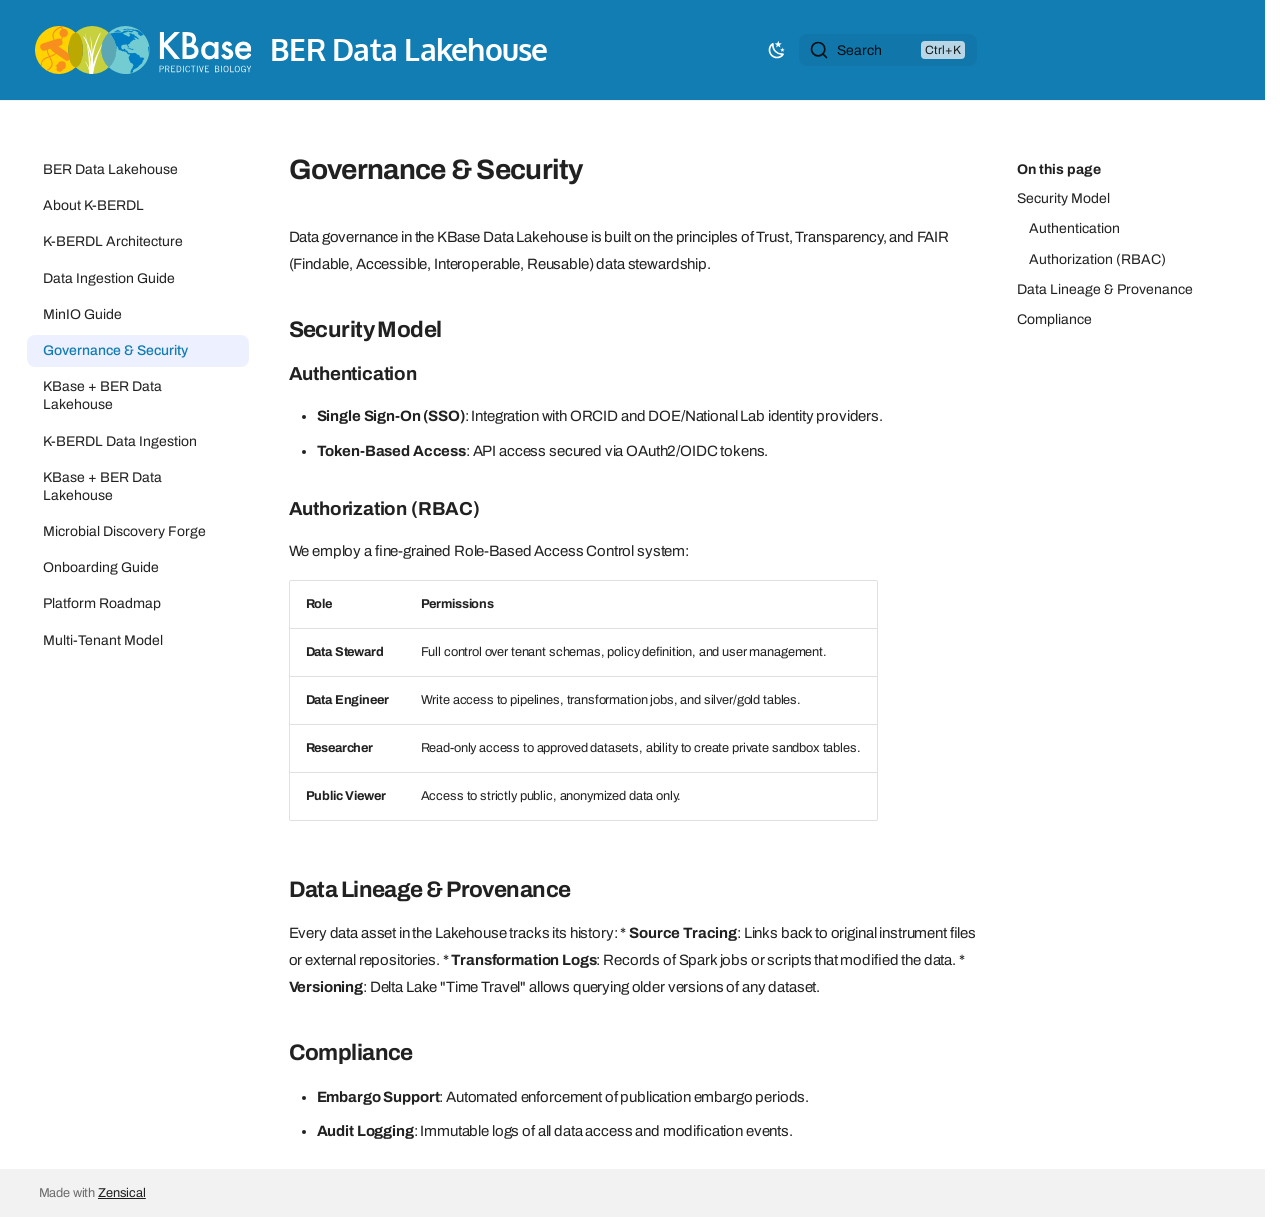
<file: governance/index.html>
<!doctype html>
<html lang="en" class="no-js">
  <head>
    
      <meta charset="utf-8">
      <meta name="viewport" content="width=device-width,initial-scale=1">
      
        <meta name="description" content="Documentation for the KBase BER Data Lakehouse (K-BERDL) — a unified, AI-native data platform for DOE Biological and Environmental Research">
      
      
      
        <link rel="canonical" href="https://gazimahmud.github.io/kberdl-docs/governance/">
      
      
        <link rel="prev" href="../data-plane-minio/">
      
      
        <link rel="next" href="../index_bak/">
      
      
        
      
      
      <link rel="icon" href="../assets/favicon.png">
      <meta name="generator" content="zensical-0.0.26">
    
    
      
        <title>Governance & Security - BER Data Lakehouse</title>
      
    
    
      
        
      
      <link rel="stylesheet" href="../assets/stylesheets/modern/main.50057488.min.css">
      
        
          
        
        <link rel="stylesheet" href="../assets/stylesheets/modern/palette.dfe2e883.min.css">
      
      


    
    
      
    
    
      
        
        
        <link rel="preconnect" href="https://fonts.gstatic.com" crossorigin>
        <link rel="stylesheet" href="https://fonts.googleapis.com/css?family=Archivo:300,300i,400,400i,500,500i,700,700i%7CRoboto+Mono:400,400i,700,700i&display=fallback">
        <style>:root{--md-text-font:"Archivo";--md-code-font:"Roboto Mono"}</style>
      
    
    
      <link rel="stylesheet" href="../stylesheets/extra.css">
    
      <link rel="stylesheet" href="../stylesheets/fonts.css">
    
    <script>__md_scope=new URL("..",location),__md_hash=e=>[...e].reduce(((e,t)=>(e<<5)-e+t.charCodeAt(0)),0),__md_get=(e,t=localStorage,a=__md_scope)=>JSON.parse(t.getItem(a.pathname+"."+e)),__md_set=(e,t,a=localStorage,_=__md_scope)=>{try{a.setItem(_.pathname+"."+e,JSON.stringify(t))}catch(e){}},document.documentElement.setAttribute("data-platform",navigator.platform)</script>
    
      

    
    
  </head>
  
  
    
    
      
    
    
    
    
    <body dir="ltr" data-md-color-scheme="default" data-md-color-primary="custom" data-md-color-accent="custom">
  
    
    <input class="md-toggle" data-md-toggle="drawer" type="checkbox" id="__drawer" autocomplete="off">
    <input class="md-toggle" data-md-toggle="search" type="checkbox" id="__search" autocomplete="off">
    <label class="md-overlay" for="__drawer" aria-label="Navigation"></label>
    <div data-md-component="skip">
      
        
        <a href="#governance-security" class="md-skip">
          Skip to content
        </a>
      
    </div>
    <div data-md-component="announce">
      
    </div>
    
    
      

  

<header class="md-header md-header--shadow" data-md-component="header">
  <nav class="md-header__inner md-grid" aria-label="Header">
    <a href="./.." title="BER Data Lakehouse" class="md-header__button md-logo" aria-label="BER Data Lakehouse" data-md-component="logo">
      
  
  <?xml version="1.0" encoding="UTF-8"?> <svg xmlns="http://www.w3.org/2000/svg" xmlns:xlink="http://www.w3.org/1999/xlink" id="Layer_1" data-name="Layer 1" viewBox="0 0 364 80.69"><defs><style>.cls-1,.cls-7{fill:none;}.cls-2{fill:#72ccd2;}.cls-3{fill:#c7d13e;}.cls-4{fill:#ffd200;}.cls-5{fill:#ffffff;}.cls-6{clip-path:url(#clip-path);}.cls-7{stroke:#f78e1e;stroke-miterlimit:10;stroke-width:1.83px;}.cls-8{fill:#f78e1e;}.cls-9{clip-path:url(#clip-path-2);}.cls-10{fill:#ffffff;}.cls-11{clip-path:url(#clip-path-3);}.cls-12{fill:#007dc3;}.cls-13{fill:#bba800;}.cls-14{fill:#5ba8b4;}</style><clipPath id="clip-path"><path class="cls-1" d="M68.29,69.42a40.31,40.31,0,0,1,0-58.15h0a40.35,40.35,0,1,0,0,58.15Z"></path></clipPath><clipPath id="clip-path-2"><path class="cls-1" d="M111.8,40.34a40.22,40.22,0,0,1,12.39-29.07,40.29,40.29,0,0,0-55.9,0,40.29,40.29,0,0,1,0,58.15,40.29,40.29,0,0,0,55.9,0A40.23,40.23,0,0,1,111.8,40.34Z"></path></clipPath><clipPath id="clip-path-3"><path class="cls-1" d="M152.14,0a40.17,40.17,0,0,0-27.95,11.27,40.31,40.31,0,0,1,0,58.15A40.34,40.34,0,1,0,152.14,0Z"></path></clipPath></defs><path class="cls-2" d="M152.14,0a40.17,40.17,0,0,0-27.95,11.27,40.31,40.31,0,0,1,0,58.15A40.34,40.34,0,1,0,152.14,0Z"></path><path class="cls-3" d="M111.8,40.34a40.22,40.22,0,0,1,12.39-29.07,40.29,40.29,0,0,0-55.9,0,40.29,40.29,0,0,1,0,58.15,40.29,40.29,0,0,0,55.9,0A40.23,40.23,0,0,1,111.8,40.34Z"></path><path class="cls-4" d="M68.29,69.42a40.31,40.31,0,0,1,0-58.15h0a40.35,40.35,0,1,0,0,58.15Z"></path><path class="cls-5" d="M216.9,28.19l17.69-18.13h9.16L223.2,30.64l20.66,24.87h-9.18L218.31,35.29,216.9,36.7V55.51H210V10.06h6.86Z"></path><path class="cls-5" d="M248,55.51V10.06h6.83a29.46,29.46,0,0,1,7.27.71,10.94,10.94,0,0,1,4.62,2.38,12.5,12.5,0,0,1,3,4.33,13,13,0,0,1,1.15,5.3,10.74,10.74,0,0,1-3.74,8.27,11,11,0,0,1,5.71,4.33A12.21,12.21,0,0,1,275,42.5a12.12,12.12,0,0,1-3.77,9,12.4,12.4,0,0,1-5.09,3.15,29.58,29.58,0,0,1-7.74.85Zm6.85-25.93H257q3.83,0,5.61-1.7a6.54,6.54,0,0,0,1.78-5A6.29,6.29,0,0,0,262.56,18a7.62,7.62,0,0,0-5.3-1.66h-2.42Zm0,19.49h4.24q4.65,0,6.83-1.83a6.3,6.3,0,0,0,2.3-5,6.41,6.41,0,0,0-2.21-5q-2.14-2-7.68-2h-3.48Z"></path><path class="cls-5" d="M301.81,26.84h6.65V55.51h-6.65v-3A12.71,12.71,0,0,1,283.18,52a16,16,0,0,1-3.86-10.95,15.52,15.52,0,0,1,3.86-10.75,12.45,12.45,0,0,1,9.65-4.3,12.19,12.19,0,0,1,9,4.13ZM286.09,41.09a10,10,0,0,0,2.21,6.71A7.23,7.23,0,0,0,294,50.42,7.6,7.6,0,0,0,300,47.89a9.83,9.83,0,0,0,2.26-6.66A9.82,9.82,0,0,0,300,34.58,7.49,7.49,0,0,0,294.07,32a7.3,7.3,0,0,0-5.71,2.59A9.57,9.57,0,0,0,286.09,41.09Z"></path><path class="cls-5" d="M331.52,31.73l-5.47,2.91c-.87-1.75-1.94-2.62-3.21-2.62a2.21,2.21,0,0,0-1.56.6,2,2,0,0,0-.65,1.55c0,1.09,1.27,2.18,3.83,3.26q5.27,2.26,7.09,4.18a7.1,7.1,0,0,1,1.83,5.14,9,9,0,0,1-3.06,6.94,10.48,10.48,0,0,1-7.19,2.65q-7.22,0-10.21-7l5.65-2.62a12.26,12.26,0,0,0,1.79,2.62,4.1,4.1,0,0,0,2.89,1.12c2.24,0,3.35-1,3.35-3.06,0-1.18-.86-2.28-2.59-3.3-.66-.33-1.33-.66-2-1l-2-1a12.4,12.4,0,0,1-4.06-2.83,7,7,0,0,1-1.5-4.62A8.17,8.17,0,0,1,317,28.49,9,9,0,0,1,323.34,26Q328.85,26,331.52,31.73Z"></path><path class="cls-5" d="M363.73,42.74H343.19a8.69,8.69,0,0,0,2.29,5.62,7,7,0,0,0,5.21,2.06,6.77,6.77,0,0,0,4.1-1.18,17,17,0,0,0,3.62-4.36L364,48a22.2,22.2,0,0,1-2.74,3.78,14.57,14.57,0,0,1-3.09,2.59,12.44,12.44,0,0,1-3.56,1.49,17.58,17.58,0,0,1-4.15.47,13.55,13.55,0,0,1-10.31-4.12q-3.88-4.15-3.88-11t3.77-11A13,13,0,0,1,350.1,26q6.33,0,10,4t3.65,11.1Zm-6.8-5.42c-.92-3.53-3.14-5.3-6.68-5.3a6.7,6.7,0,0,0-2.26.37,6.38,6.38,0,0,0-1.93,1.06,6.59,6.59,0,0,0-1.49,1.66,7.6,7.6,0,0,0-.94,2.21Z"></path><g class="cls-6"><path class="cls-7" d="M42-12.65C39.75-7.48,45.6,2.79,47,8.1,49.12,16.31,47.35,22,39,25.29c-6.6,2.59-16.2,4.15-18.2,12.12-2.24,8.94,6.64,16.08,7.84,24.29C31.22,79.11.12,76-5.7,87.76"></path><path class="cls-7" d="M55.61-7.29C53.75-2,42.47,1.55,37.83,4.5c-7.16,4.55-9.76,9.94-5.9,18C35,28.89,41,36.57,37,43.76,32.53,51.84,21.17,51,14.7,56.19,1,67.21,25.87,86.11,22.1,98.7"></path><path class="cls-8" d="M16.88,41a6.15,6.15,0,0,1-7.74-4h0a6.16,6.16,0,0,1,4-7.74l25.08-8a6.17,6.17,0,0,1,7.74,4h0A6.17,6.17,0,0,1,42,33Z"></path><path class="cls-8" d="M29,41.89a6.16,6.16,0,0,1-1.52-8.58h0A6.17,6.17,0,0,1,36.1,31.8L57.67,46.89a6.15,6.15,0,0,1,1.52,8.57h0A6.16,6.16,0,0,1,50.61,57Z"></path><circle class="cls-8" cx="41.52" cy="71.59" r="5.33"></circle><path class="cls-8" d="M40.81,66.81a2.6,2.6,0,1,1-2.6-2.6A2.59,2.59,0,0,1,40.81,66.81Z"></path><circle class="cls-8" cx="45.01" cy="66.26" r="6.8"></circle><path class="cls-8" d="M46.31,18.81a7.11,7.11,0,1,1,8.76-4.95A7.12,7.12,0,0,1,46.31,18.81Z"></path></g><g class="cls-9"><path class="cls-10" d="M93.29,94.56A64.48,64.48,0,0,0,98.55,69.2C98.54,43,84,16.83,80.7,17.39,96.51,43.45,96,67.13,92.53,94.23"></path><path class="cls-10" d="M92.83,94.11a31.12,31.12,0,0,0,1-11.64c-1.21-11.86-8.43-23.26-9.77-22.9,7.74,11.3,8.59,22.23,8.4,34.61"></path><path class="cls-10" d="M92.46,94.49c.27-12.18,4.79-29.37,7.78-37.5,2.78-7.81,16.13-34,17.11-33.35C99,57.37,94.89,93,95.55,95"></path><path class="cls-10" d="M93.7,94a115.74,115.74,0,0,1-.79-29c2.93-28.95,15.84-55.3,18-54.1-13.76,26-16.06,52.27-16.69,82.88"></path><path class="cls-10" d="M93.09,94.52c1.18-13.53,0-33.35-1.16-42.89-1-9.13-7.28-40.47-8-40,8.85,40.62,7.68,80.74,7,82.81"></path><path class="cls-10" d="M92.17,94.45c1.18-13.53,3.68-29.75,3.68-40.52,0-14.54-3.16-38.36-2.91-38.55,8.85,40.62,1.53,77.09.86,79.15"></path></g><g class="cls-11"><path class="cls-12" d="M160.43,61.15c1,.79,2.15.63,3.21,1.72.66.68,2,2.44,1.93,3.41,0,.63-.84,1.25-1.08,1.84s-.19,1.39-.47,2.1c-.49,1.24-1.68,2.1-2.22,3.24a11.26,11.26,0,0,0-1.2,3.76c-.16,1.79.54,2.07,2.4,1.49s1.74-1.55,1.88-2.87a.5.5,0,0,1-.32,0c-.27-2.3,4.78-4.4,6.42-5.31,2.62-1.47,3.67-3.89,5.9-5.56,1.23-.92,2.47-1.43,3.34-2.81s.66-2.84,1.37-4.24c.46-.92,2.07-2.17,2.09-3.08,0-1.47-2.58-1.88-3.76-2-2.16-.33-3.25.85-3.76-1.71s-1-2.13-3.42-3c-1.68-.55-2.89-2.32-4.44-2.7a13,13,0,0,0-2.57,0c-.72,0-1.78-.68-1.56.87-.44-.14-.82-.77-1.17-.84a10.4,10.4,0,0,0-2,.14,14.07,14.07,0,0,1-3.8-.64c-2.06-.58-.84-1.21-1.7-2.75-.61-1.08-2.6-1.6-3.74-1.55.1-1.13.39-2.54-1.22-2.54-1.12,0-2,1.88-3.21,1.5-1-.29-2.13-2.52-2.3-3.38a4.52,4.52,0,0,1,1.23-3.94c1-.88,2.66-.8,3.94-.85,1,0,3-.55,3.76-.35,1.54.4,1.05,1.87,1.66,3a4.07,4.07,0,0,0,2.75,2c.38-1.39-1.62-2.59-2-3.92-.44-1.66.44-1.32,1.88-2s1.18-1.33,1.83-2.6,3-1.61,3.28-2.71c1.57-.13,1.51-2,3.2-2.06.18,1.63,2.93.43,2.9-.68-1.66.07-2.42-.17-2.05-1.88-.66,0-1.35,0-2-.06,1.39-2,4.14.78,5.77-.6a4,4,0,0,1-.46,1.62,9,9,0,0,0,3.71.87c.19-1-.35-1.3-1-1.91-.25-.26-.79-.1-1-.33s-.25-.73-.5-1c-1.21-1.26-1.94-1.2-3.47-2s-.94-2.33-2.56-2.78c-.67-.19-1.15.27-1.75,0s-1.2-1-1.8-1.28c-.93-.47-3.34-1.33-3.81,0-.26.77.63,1.27.86,1.85.44,1.09.43.65,0,1.63-.51,1.3-1.38,2.27-2.81,1.54-1.59-.82-2.71-2-4.58-2.58-2.33-.79-6-2.82-1.7-3.79a22.09,22.09,0,0,0,3.8-.82c.53-.23.78-.85,1.49-1.11a6.76,6.76,0,0,1,2.54-.1c.47,1.23,3,1.12,4.13,1.13,2.11,0,3.59-1.34.68-2.06-2.7-.67-6.31-1.38-9.05-1-.71.11-1.3.43-2.05.51s-1.85-.24-2.56.18-.41.85-1,1.53c-.82.89-1.67.81-2.75,1-4.09.8-8.13-.61-12.1.73-2.55.86-5.86.58-7.76,2.3-1.07,1-1.88,2.12-3,3-.94.74-1.75,3.55-1.75,3.55,1.37-2,4-1.79,6.13-1.68.29,1.14,1,1,1.73,1.56s1,1.31,1.68,1.69c-.64,2.67.21,7.29,2.3,9.37,1.48,1.48,2.33,1.3,3,3.25.5,1.41,1.15,3.38,2.29,4.3.31-1.37-.51-2-1.14-3.07a11.11,11.11,0,0,1-1-3.22c.67,1.4,2.09,1.93,3.12,3,1.25,1.32.59,2.75,1.51,4.1s2.9,1.06,4.26,1.76c.69.35,1,1,1.71,1.16s1.62-.46,2.37-.49c1,1.67,3.1,1,4.47,1.84s1.27,3.87,3.73,3.46c.41,1.21,1.75.43,2.57.16.22,2.67-1.26,3.14-2.16,5.28C157,54.07,159.93,60.77,160.43,61.15Z"></path><path class="cls-12" d="M133.46,9.68c-.44.26-1.3.84-1.39,1.39,1.36-.2,2.4-1.52,3.94-1.31a4.35,4.35,0,0,0,1.87.05,5.4,5.4,0,0,1,2.08,0c.73.08,1.39-.23,2.07-.06s1.22.44,1.82.11c1-.55-.23-.86-.51-1.25-.12-.17-.09-.49-.24-.6a1.5,1.5,0,0,0-.84,0,8.73,8.73,0,0,0-1.56.54,16.05,16.05,0,0,1-2.44.59c0-.74,2.23-1.12,2.78-1.24.77-.17,1.09-.5.07-.56,0-.72-.32-1-1.1-.84a26.24,26.24,0,0,0-3.62,1.4,5.62,5.62,0,0,0-2.19,1.44,4.16,4.16,0,0,1-1.39.86"></path><path class="cls-12" d="M162,6.73a.94.94,0,0,1,1.16.36c.21.33.17.52.57.69a2.53,2.53,0,0,0,1.06.1c1.61,0,3.38-.06,4.84.8a14.6,14.6,0,0,1,1.63,1.05,4.41,4.41,0,0,0,.71.54,12.36,12.36,0,0,1,1.23.54,1.75,1.75,0,0,1,.53,1.52c-.15.3-.78.26-1.15.25-.22.81,1.74,1.68,2.2,2a13.52,13.52,0,0,1,2.29,1.9c.72.69,1,.54,1.59-.24.46-.61.8-.91,1.57-.8s1,.14,1.53-.4c.32-.35.9-.83.72-1.35-.12-.35-.65-.62-.93-.85-.55-.47-1.09-1-1.63-1.45a18.4,18.4,0,0,0-4.36-2.82c-1-.5-1.95-1.27-3-1.71a11.13,11.13,0,0,0-3.82-.5,8.11,8.11,0,0,1-2.91-.68,18.29,18.29,0,0,0-2.6-.38,15.44,15.44,0,0,0-3.84-.43c-1.51,0-3.05-.23-4.56-.16a10.83,10.83,0,0,0-1.68.41,11.93,11.93,0,0,1-1.79.09,4.93,4.93,0,0,0-2.1.27c-.25.16-.28.44-.56.6s-1.63,0-1.63.53c.67,0,1.32-.35,2-.25a3.76,3.76,0,0,0,1.84.15,10,10,0,0,1,2.2-.55c.79,0,1.61-.1,2.39-.1s1.61.22,2.42.25a7.82,7.82,0,0,0,1.28,0,6.89,6.89,0,0,1,1.25-.24c.38,0,.31.16.64.35a2.52,2.52,0,0,0,1.36.2c.61,0,.93,0,.74.65"></path><path class="cls-12" d="M190.25,35c-.33.26-.05,1-.16,1.42-.23.78.38,1.22.38,2a21.26,21.26,0,0,0,.15,2.26c.11,1,.7,1.89.41,2.84-.21.68.22,1.23.25,2a1.75,1.75,0,0,0,.19,1c.05.07.49.36.6.31.37-.14.35-1.37.39-1.7.26-2,1-4.06,1-6.13,0-1.16-.56-1.61-1-2.6a13.58,13.58,0,0,0-1.26-1.63"></path><path class="cls-12" d="M155.78,36.83c-.26-.2-1.57,1,0,.51a3.51,3.51,0,0,1,2.22.3c.46.19,1.79.24,2,.74.09.17-.12.46,0,.6s1.05.21,1.29.1.62-.54.55-.84-.66-.41-.94-.52c-.6-.22-1.11-.81-1.72-.92-.3-.06-.58.1-.85.08s-.75-.27-1.18-.3a6.34,6.34,0,0,0-1.25-.15c-.27.09-.26.25-.4.45"></path><path class="cls-12" d="M159.62,39.73c-.08-.07-.12-.13-.24-.09-.14.64,1,.81,1,.24,0-.33-.82-.43-1-.25"></path><path class="cls-12" d="M163.46,38.18c-.16.12-.52.32-.6.51-.16.45.19.18.24.49.11.59-.74.2-.82.61-.16.7,1.17.24,1.33.25.51,0,.6.41,1.25.13.23-.1.28-.21.55-.24s.4.1.49,0c.58-.43-.59-.91-.83-1a4,4,0,0,0-1-.5c-.14,0-.35,0-.5-.09s-.13-.26-.4-.11"></path></g><path class="cls-2" d="M111.79,40.39a40.2,40.2,0,0,0,12.4,29.08,40.32,40.32,0,0,0,0-58.16A40.2,40.2,0,0,0,111.79,40.39Z"></path><ellipse class="cls-13" cx="68.29" cy="40.39" rx="12.4" ry="29.08"></ellipse><path class="cls-14" d="M111.79,40.39a40.2,40.2,0,0,0,12.4,29.08,40.32,40.32,0,0,0,0-58.16A40.2,40.2,0,0,0,111.79,40.39Z"></path><path class="cls-10" d="M209.46,77.62V66.85h3.76c2.3,0,3.3,1.31,3.3,3s-1.24,3-4,3h-1.91v4.8Zm1.19-5.82h2c2,0,2.64-.68,2.64-2s-.76-2-2.37-2h-2.3Z"></path><path class="cls-10" d="M218.91,77.62V66.85h3.46c2.33,0,3.6,1,3.6,2.83a2.8,2.8,0,0,1-2.15,2.81l2.28,5.13h-1.3l-2.17-4.89H220.1v4.89Zm1.19-5.91h2.17c1.64,0,2.51-.61,2.51-2s-1-1.88-2.53-1.88H220.1Z"></path><path class="cls-10" d="M235.44,66.85v1h-5.26v3.61h3.74v1h-3.74v4.12h5.56v1H229V66.85Z"></path><path class="cls-10" d="M238.22,66.85h2.9c2.92,0,4.86,1.85,4.86,5.38,0,3.17-1.7,5.39-4.92,5.39h-2.84Zm1.2,9.76H241c2.47,0,3.76-1.48,3.76-4.38,0-3.14-1.49-4.37-3.7-4.37h-1.67Z"></path><path class="cls-10" d="M250,66.85V77.62h-1.2V66.85Z"></path><path class="cls-10" d="M260.71,74.4c-.48,2-1.58,3.37-3.79,3.37-2.42,0-4.12-1.76-4.12-5.54,0-3.5,1.52-5.53,4.12-5.53,2,0,3.16,1.16,3.64,3.13l-1.1.33c-.39-1.52-1.08-2.45-2.69-2.45S254,69.15,254,72.23s1.23,4.53,3,4.53,2.3-1.26,2.62-2.57Z"></path><path class="cls-10" d="M266.5,67.86v9.76h-1.19V67.86h-3.23v-1h7.64v1Z"></path><path class="cls-10" d="M273.38,66.85V77.62h-1.19V66.85Z"></path><path class="cls-10" d="M275.81,66.85H277l2.66,8.83h0l2.67-8.83h1.21l-3.35,10.77h-1.09Z"></path><path class="cls-10" d="M292.32,66.85v1h-5.27v3.61h3.75v1h-3.75v4.12h5.57v1h-6.76V66.85Z"></path><path class="cls-10" d="M302.61,66.85h4a2.73,2.73,0,0,1,3,2.65A2.41,2.41,0,0,1,307.77,72v0a2.74,2.74,0,0,1,2.08,2.72c0,1.61-1,2.89-3.91,2.89h-3.34Zm1.19,4.62h2.09c1.8,0,2.51-.92,2.51-1.83,0-1.21-.66-1.78-2-1.78H303.8Zm0,5.14H306c1.76,0,2.62-.6,2.62-1.94s-1.1-2.18-2.8-2.18H303.8Z"></path><path class="cls-10" d="M314.08,66.85V77.62h-1.2V66.85Z"></path><path class="cls-10" d="M321.18,66.7c2.64,0,4.21,1.94,4.21,5.53s-1.57,5.54-4.21,5.54S317,75.83,317,72.23,318.54,66.7,321.18,66.7Zm0,10.06c1.89,0,3-1.47,3-4.53s-1.12-4.52-3-4.52-3,1.47-3,4.52S319.28,76.76,321.18,76.76Z"></path><path class="cls-10" d="M328.15,77.62V66.85h1.19v9.76h5.1v1Z"></path><path class="cls-10" d="M340,66.7c2.64,0,4.21,1.94,4.21,5.53s-1.57,5.54-4.21,5.54-4.21-1.94-4.21-5.54S337.35,66.7,340,66.7Zm0,10.06c1.9,0,3-1.47,3-4.53s-1.11-4.52-3-4.52-3,1.47-3,4.52S338.09,76.76,340,76.76Z"></path><path class="cls-10" d="M354.34,72.44v5.18h-1v-1h0a3.43,3.43,0,0,1-2.82,1.13c-2.45,0-4.21-1.76-4.21-5.54s1.76-5.53,4.21-5.53c1.82,0,3.22.86,3.88,3.16l-1.14.23c-.53-1.72-1.43-2.38-2.68-2.38-1.59,0-3.08,1.08-3.08,4.52s1.49,4.53,3.08,4.53a2.31,2.31,0,0,0,2.58-2.39v-.91h-2.43v-1Z"></path><path class="cls-10" d="M359.12,73.08l-3.31-6.23h1.32l2.59,4.94,2.6-4.94h1.31l-3.31,6.23v4.54h-1.2Z"></path></svg> 

    </a>
    <label class="md-header__button md-icon" for="__drawer" aria-label="Navigation">
      
      <svg xmlns="http://www.w3.org/2000/svg" fill="none" stroke="currentColor" stroke-linecap="round" stroke-linejoin="round" stroke-width="2" class="lucide lucide-menu" viewBox="0 0 24 24"><path d="M4 5h16M4 12h16M4 19h16"/></svg>
    </label>
    <div class="md-header__title" data-md-component="header-title">
      <div class="md-header__ellipsis">
        <div class="md-header__topic">
          <span class="md-ellipsis">
            BER Data Lakehouse
          </span>
        </div>
        <div class="md-header__topic" data-md-component="header-topic">
          <span class="md-ellipsis">
            
              Governance &amp; Security
            
          </span>
        </div>
      </div>
    </div>
    
      
        <form class="md-header__option" data-md-component="palette">
  
    
    
    
    <input class="md-option" data-md-color-media="none" data-md-color-scheme="default" data-md-color-primary="custom" data-md-color-accent="custom"  aria-label="Switch to dark mode"  type="radio" name="__palette" id="__palette_0">
    
      <label class="md-header__button md-icon" title="Switch to dark mode" for="__palette_1" hidden>
        <svg xmlns="http://www.w3.org/2000/svg" viewBox="0 0 24 24"><path d="m17.75 4.09-2.53 1.94.91 3.06-2.63-1.81-2.63 1.81.91-3.06-2.53-1.94L12.44 4l1.06-3 1.06 3zm3.5 6.91-1.64 1.25.59 1.98-1.7-1.17-1.7 1.17.59-1.98L15.75 11l2.06-.05L18.5 9l.69 1.95zm-2.28 4.95c.83-.08 1.72 1.1 1.19 1.85-.32.45-.66.87-1.08 1.27C15.17 23 8.84 23 4.94 19.07c-3.91-3.9-3.91-10.24 0-14.14.4-.4.82-.76 1.27-1.08.75-.53 1.93.36 1.85 1.19-.27 2.86.69 5.83 2.89 8.02a9.96 9.96 0 0 0 8.02 2.89m-1.64 2.02a12.08 12.08 0 0 1-7.8-3.47c-2.17-2.19-3.33-5-3.49-7.82-2.81 3.14-2.7 7.96.31 10.98 3.02 3.01 7.84 3.12 10.98.31"/></svg>
      </label>
    
  
    
    
    
    <input class="md-option" data-md-color-media="none" data-md-color-scheme="slate" data-md-color-primary="custom" data-md-color-accent="custom"  aria-label="Switch to light mode"  type="radio" name="__palette" id="__palette_1">
    
      <label class="md-header__button md-icon" title="Switch to light mode" for="__palette_0" hidden>
        <svg xmlns="http://www.w3.org/2000/svg" viewBox="0 0 24 24"><path d="M12 7a5 5 0 0 1 5 5 5 5 0 0 1-5 5 5 5 0 0 1-5-5 5 5 0 0 1 5-5m0 2a3 3 0 0 0-3 3 3 3 0 0 0 3 3 3 3 0 0 0 3-3 3 3 0 0 0-3-3m0-7 2.39 3.42C13.65 5.15 12.84 5 12 5s-1.65.15-2.39.42zM3.34 7l4.16-.35A7.2 7.2 0 0 0 5.94 8.5c-.44.74-.69 1.5-.83 2.29zm.02 10 1.76-3.77a7.131 7.131 0 0 0 2.38 4.14zM20.65 7l-1.77 3.79a7.02 7.02 0 0 0-2.38-4.15zm-.01 10-4.14.36c.59-.51 1.12-1.14 1.54-1.86.42-.73.69-1.5.83-2.29zM12 22l-2.41-3.44c.74.27 1.55.44 2.41.44.82 0 1.63-.17 2.37-.44z"/></svg>
      </label>
    
  
</form>
      
    
    
      <script>var palette=__md_get("__palette");if(palette&&palette.color){if("(prefers-color-scheme)"===palette.color.media){var media=matchMedia("(prefers-color-scheme: light)"),input=document.querySelector(media.matches?"[data-md-color-media='(prefers-color-scheme: light)']":"[data-md-color-media='(prefers-color-scheme: dark)']");palette.color.media=input.getAttribute("data-md-color-media"),palette.color.scheme=input.getAttribute("data-md-color-scheme"),palette.color.primary=input.getAttribute("data-md-color-primary"),palette.color.accent=input.getAttribute("data-md-color-accent")}for(var[key,value]of Object.entries(palette.color))document.body.setAttribute("data-md-color-"+key,value)}</script>
    
    
    
      
      
        <label class="md-header__button md-icon" for="__search" aria-label="Search">
          
          <svg xmlns="http://www.w3.org/2000/svg" fill="none" stroke="currentColor" stroke-linecap="round" stroke-linejoin="round" stroke-width="2" class="lucide lucide-search" viewBox="0 0 24 24"><path d="m21 21-4.34-4.34"/><circle cx="11" cy="11" r="8"/></svg>
        </label>
        <div class="md-search" data-md-component="search" role="dialog" aria-label="Search">
  <button type="button" class="md-search__button">
    Search
  </button>
</div>
      
    
    <div class="md-header__source">
      
    </div>
  </nav>
  
</header>
    
    <div class="md-container" data-md-component="container">
      
      
        
          
        
      
      <main class="md-main" data-md-component="main">
        <div class="md-main__inner md-grid">
          
            
              
              <div class="md-sidebar md-sidebar--primary" data-md-component="sidebar" data-md-type="navigation" >
                <div class="md-sidebar__scrollwrap">
                  <div class="md-sidebar__inner">
                    



<nav class="md-nav md-nav--primary" aria-label="Navigation" data-md-level="0">
  <label class="md-nav__title" for="__drawer">
    <a href="./.." title="BER Data Lakehouse" class="md-nav__button md-logo" aria-label="BER Data Lakehouse" data-md-component="logo">
      
  
  <?xml version="1.0" encoding="UTF-8"?> <svg xmlns="http://www.w3.org/2000/svg" xmlns:xlink="http://www.w3.org/1999/xlink" id="Layer_1" data-name="Layer 1" viewBox="0 0 364 80.69"><defs><style>.cls-1,.cls-7{fill:none;}.cls-2{fill:#72ccd2;}.cls-3{fill:#c7d13e;}.cls-4{fill:#ffd200;}.cls-5{fill:#ffffff;}.cls-6{clip-path:url(#clip-path);}.cls-7{stroke:#f78e1e;stroke-miterlimit:10;stroke-width:1.83px;}.cls-8{fill:#f78e1e;}.cls-9{clip-path:url(#clip-path-2);}.cls-10{fill:#ffffff;}.cls-11{clip-path:url(#clip-path-3);}.cls-12{fill:#007dc3;}.cls-13{fill:#bba800;}.cls-14{fill:#5ba8b4;}</style><clipPath id="clip-path"><path class="cls-1" d="M68.29,69.42a40.31,40.31,0,0,1,0-58.15h0a40.35,40.35,0,1,0,0,58.15Z"></path></clipPath><clipPath id="clip-path-2"><path class="cls-1" d="M111.8,40.34a40.22,40.22,0,0,1,12.39-29.07,40.29,40.29,0,0,0-55.9,0,40.29,40.29,0,0,1,0,58.15,40.29,40.29,0,0,0,55.9,0A40.23,40.23,0,0,1,111.8,40.34Z"></path></clipPath><clipPath id="clip-path-3"><path class="cls-1" d="M152.14,0a40.17,40.17,0,0,0-27.95,11.27,40.31,40.31,0,0,1,0,58.15A40.34,40.34,0,1,0,152.14,0Z"></path></clipPath></defs><path class="cls-2" d="M152.14,0a40.17,40.17,0,0,0-27.95,11.27,40.31,40.31,0,0,1,0,58.15A40.34,40.34,0,1,0,152.14,0Z"></path><path class="cls-3" d="M111.8,40.34a40.22,40.22,0,0,1,12.39-29.07,40.29,40.29,0,0,0-55.9,0,40.29,40.29,0,0,1,0,58.15,40.29,40.29,0,0,0,55.9,0A40.23,40.23,0,0,1,111.8,40.34Z"></path><path class="cls-4" d="M68.29,69.42a40.31,40.31,0,0,1,0-58.15h0a40.35,40.35,0,1,0,0,58.15Z"></path><path class="cls-5" d="M216.9,28.19l17.69-18.13h9.16L223.2,30.64l20.66,24.87h-9.18L218.31,35.29,216.9,36.7V55.51H210V10.06h6.86Z"></path><path class="cls-5" d="M248,55.51V10.06h6.83a29.46,29.46,0,0,1,7.27.71,10.94,10.94,0,0,1,4.62,2.38,12.5,12.5,0,0,1,3,4.33,13,13,0,0,1,1.15,5.3,10.74,10.74,0,0,1-3.74,8.27,11,11,0,0,1,5.71,4.33A12.21,12.21,0,0,1,275,42.5a12.12,12.12,0,0,1-3.77,9,12.4,12.4,0,0,1-5.09,3.15,29.58,29.58,0,0,1-7.74.85Zm6.85-25.93H257q3.83,0,5.61-1.7a6.54,6.54,0,0,0,1.78-5A6.29,6.29,0,0,0,262.56,18a7.62,7.62,0,0,0-5.3-1.66h-2.42Zm0,19.49h4.24q4.65,0,6.83-1.83a6.3,6.3,0,0,0,2.3-5,6.41,6.41,0,0,0-2.21-5q-2.14-2-7.68-2h-3.48Z"></path><path class="cls-5" d="M301.81,26.84h6.65V55.51h-6.65v-3A12.71,12.71,0,0,1,283.18,52a16,16,0,0,1-3.86-10.95,15.52,15.52,0,0,1,3.86-10.75,12.45,12.45,0,0,1,9.65-4.3,12.19,12.19,0,0,1,9,4.13ZM286.09,41.09a10,10,0,0,0,2.21,6.71A7.23,7.23,0,0,0,294,50.42,7.6,7.6,0,0,0,300,47.89a9.83,9.83,0,0,0,2.26-6.66A9.82,9.82,0,0,0,300,34.58,7.49,7.49,0,0,0,294.07,32a7.3,7.3,0,0,0-5.71,2.59A9.57,9.57,0,0,0,286.09,41.09Z"></path><path class="cls-5" d="M331.52,31.73l-5.47,2.91c-.87-1.75-1.94-2.62-3.21-2.62a2.21,2.21,0,0,0-1.56.6,2,2,0,0,0-.65,1.55c0,1.09,1.27,2.18,3.83,3.26q5.27,2.26,7.09,4.18a7.1,7.1,0,0,1,1.83,5.14,9,9,0,0,1-3.06,6.94,10.48,10.48,0,0,1-7.19,2.65q-7.22,0-10.21-7l5.65-2.62a12.26,12.26,0,0,0,1.79,2.62,4.1,4.1,0,0,0,2.89,1.12c2.24,0,3.35-1,3.35-3.06,0-1.18-.86-2.28-2.59-3.3-.66-.33-1.33-.66-2-1l-2-1a12.4,12.4,0,0,1-4.06-2.83,7,7,0,0,1-1.5-4.62A8.17,8.17,0,0,1,317,28.49,9,9,0,0,1,323.34,26Q328.85,26,331.52,31.73Z"></path><path class="cls-5" d="M363.73,42.74H343.19a8.69,8.69,0,0,0,2.29,5.62,7,7,0,0,0,5.21,2.06,6.77,6.77,0,0,0,4.1-1.18,17,17,0,0,0,3.62-4.36L364,48a22.2,22.2,0,0,1-2.74,3.78,14.57,14.57,0,0,1-3.09,2.59,12.44,12.44,0,0,1-3.56,1.49,17.58,17.58,0,0,1-4.15.47,13.55,13.55,0,0,1-10.31-4.12q-3.88-4.15-3.88-11t3.77-11A13,13,0,0,1,350.1,26q6.33,0,10,4t3.65,11.1Zm-6.8-5.42c-.92-3.53-3.14-5.3-6.68-5.3a6.7,6.7,0,0,0-2.26.37,6.38,6.38,0,0,0-1.93,1.06,6.59,6.59,0,0,0-1.49,1.66,7.6,7.6,0,0,0-.94,2.21Z"></path><g class="cls-6"><path class="cls-7" d="M42-12.65C39.75-7.48,45.6,2.79,47,8.1,49.12,16.31,47.35,22,39,25.29c-6.6,2.59-16.2,4.15-18.2,12.12-2.24,8.94,6.64,16.08,7.84,24.29C31.22,79.11.12,76-5.7,87.76"></path><path class="cls-7" d="M55.61-7.29C53.75-2,42.47,1.55,37.83,4.5c-7.16,4.55-9.76,9.94-5.9,18C35,28.89,41,36.57,37,43.76,32.53,51.84,21.17,51,14.7,56.19,1,67.21,25.87,86.11,22.1,98.7"></path><path class="cls-8" d="M16.88,41a6.15,6.15,0,0,1-7.74-4h0a6.16,6.16,0,0,1,4-7.74l25.08-8a6.17,6.17,0,0,1,7.74,4h0A6.17,6.17,0,0,1,42,33Z"></path><path class="cls-8" d="M29,41.89a6.16,6.16,0,0,1-1.52-8.58h0A6.17,6.17,0,0,1,36.1,31.8L57.67,46.89a6.15,6.15,0,0,1,1.52,8.57h0A6.16,6.16,0,0,1,50.61,57Z"></path><circle class="cls-8" cx="41.52" cy="71.59" r="5.33"></circle><path class="cls-8" d="M40.81,66.81a2.6,2.6,0,1,1-2.6-2.6A2.59,2.59,0,0,1,40.81,66.81Z"></path><circle class="cls-8" cx="45.01" cy="66.26" r="6.8"></circle><path class="cls-8" d="M46.31,18.81a7.11,7.11,0,1,1,8.76-4.95A7.12,7.12,0,0,1,46.31,18.81Z"></path></g><g class="cls-9"><path class="cls-10" d="M93.29,94.56A64.48,64.48,0,0,0,98.55,69.2C98.54,43,84,16.83,80.7,17.39,96.51,43.45,96,67.13,92.53,94.23"></path><path class="cls-10" d="M92.83,94.11a31.12,31.12,0,0,0,1-11.64c-1.21-11.86-8.43-23.26-9.77-22.9,7.74,11.3,8.59,22.23,8.4,34.61"></path><path class="cls-10" d="M92.46,94.49c.27-12.18,4.79-29.37,7.78-37.5,2.78-7.81,16.13-34,17.11-33.35C99,57.37,94.89,93,95.55,95"></path><path class="cls-10" d="M93.7,94a115.74,115.74,0,0,1-.79-29c2.93-28.95,15.84-55.3,18-54.1-13.76,26-16.06,52.27-16.69,82.88"></path><path class="cls-10" d="M93.09,94.52c1.18-13.53,0-33.35-1.16-42.89-1-9.13-7.28-40.47-8-40,8.85,40.62,7.68,80.74,7,82.81"></path><path class="cls-10" d="M92.17,94.45c1.18-13.53,3.68-29.75,3.68-40.52,0-14.54-3.16-38.36-2.91-38.55,8.85,40.62,1.53,77.09.86,79.15"></path></g><g class="cls-11"><path class="cls-12" d="M160.43,61.15c1,.79,2.15.63,3.21,1.72.66.68,2,2.44,1.93,3.41,0,.63-.84,1.25-1.08,1.84s-.19,1.39-.47,2.1c-.49,1.24-1.68,2.1-2.22,3.24a11.26,11.26,0,0,0-1.2,3.76c-.16,1.79.54,2.07,2.4,1.49s1.74-1.55,1.88-2.87a.5.5,0,0,1-.32,0c-.27-2.3,4.78-4.4,6.42-5.31,2.62-1.47,3.67-3.89,5.9-5.56,1.23-.92,2.47-1.43,3.34-2.81s.66-2.84,1.37-4.24c.46-.92,2.07-2.17,2.09-3.08,0-1.47-2.58-1.88-3.76-2-2.16-.33-3.25.85-3.76-1.71s-1-2.13-3.42-3c-1.68-.55-2.89-2.32-4.44-2.7a13,13,0,0,0-2.57,0c-.72,0-1.78-.68-1.56.87-.44-.14-.82-.77-1.17-.84a10.4,10.4,0,0,0-2,.14,14.07,14.07,0,0,1-3.8-.64c-2.06-.58-.84-1.21-1.7-2.75-.61-1.08-2.6-1.6-3.74-1.55.1-1.13.39-2.54-1.22-2.54-1.12,0-2,1.88-3.21,1.5-1-.29-2.13-2.52-2.3-3.38a4.52,4.52,0,0,1,1.23-3.94c1-.88,2.66-.8,3.94-.85,1,0,3-.55,3.76-.35,1.54.4,1.05,1.87,1.66,3a4.07,4.07,0,0,0,2.75,2c.38-1.39-1.62-2.59-2-3.92-.44-1.66.44-1.32,1.88-2s1.18-1.33,1.83-2.6,3-1.61,3.28-2.71c1.57-.13,1.51-2,3.2-2.06.18,1.63,2.93.43,2.9-.68-1.66.07-2.42-.17-2.05-1.88-.66,0-1.35,0-2-.06,1.39-2,4.14.78,5.77-.6a4,4,0,0,1-.46,1.62,9,9,0,0,0,3.71.87c.19-1-.35-1.3-1-1.91-.25-.26-.79-.1-1-.33s-.25-.73-.5-1c-1.21-1.26-1.94-1.2-3.47-2s-.94-2.33-2.56-2.78c-.67-.19-1.15.27-1.75,0s-1.2-1-1.8-1.28c-.93-.47-3.34-1.33-3.81,0-.26.77.63,1.27.86,1.85.44,1.09.43.65,0,1.63-.51,1.3-1.38,2.27-2.81,1.54-1.59-.82-2.71-2-4.58-2.58-2.33-.79-6-2.82-1.7-3.79a22.09,22.09,0,0,0,3.8-.82c.53-.23.78-.85,1.49-1.11a6.76,6.76,0,0,1,2.54-.1c.47,1.23,3,1.12,4.13,1.13,2.11,0,3.59-1.34.68-2.06-2.7-.67-6.31-1.38-9.05-1-.71.11-1.3.43-2.05.51s-1.85-.24-2.56.18-.41.85-1,1.53c-.82.89-1.67.81-2.75,1-4.09.8-8.13-.61-12.1.73-2.55.86-5.86.58-7.76,2.3-1.07,1-1.88,2.12-3,3-.94.74-1.75,3.55-1.75,3.55,1.37-2,4-1.79,6.13-1.68.29,1.14,1,1,1.73,1.56s1,1.31,1.68,1.69c-.64,2.67.21,7.29,2.3,9.37,1.48,1.48,2.33,1.3,3,3.25.5,1.41,1.15,3.38,2.29,4.3.31-1.37-.51-2-1.14-3.07a11.11,11.11,0,0,1-1-3.22c.67,1.4,2.09,1.93,3.12,3,1.25,1.32.59,2.75,1.51,4.1s2.9,1.06,4.26,1.76c.69.35,1,1,1.71,1.16s1.62-.46,2.37-.49c1,1.67,3.1,1,4.47,1.84s1.27,3.87,3.73,3.46c.41,1.21,1.75.43,2.57.16.22,2.67-1.26,3.14-2.16,5.28C157,54.07,159.93,60.77,160.43,61.15Z"></path><path class="cls-12" d="M133.46,9.68c-.44.26-1.3.84-1.39,1.39,1.36-.2,2.4-1.52,3.94-1.31a4.35,4.35,0,0,0,1.87.05,5.4,5.4,0,0,1,2.08,0c.73.08,1.39-.23,2.07-.06s1.22.44,1.82.11c1-.55-.23-.86-.51-1.25-.12-.17-.09-.49-.24-.6a1.5,1.5,0,0,0-.84,0,8.73,8.73,0,0,0-1.56.54,16.05,16.05,0,0,1-2.44.59c0-.74,2.23-1.12,2.78-1.24.77-.17,1.09-.5.07-.56,0-.72-.32-1-1.1-.84a26.24,26.24,0,0,0-3.62,1.4,5.62,5.62,0,0,0-2.19,1.44,4.16,4.16,0,0,1-1.39.86"></path><path class="cls-12" d="M162,6.73a.94.94,0,0,1,1.16.36c.21.33.17.52.57.69a2.53,2.53,0,0,0,1.06.1c1.61,0,3.38-.06,4.84.8a14.6,14.6,0,0,1,1.63,1.05,4.41,4.41,0,0,0,.71.54,12.36,12.36,0,0,1,1.23.54,1.75,1.75,0,0,1,.53,1.52c-.15.3-.78.26-1.15.25-.22.81,1.74,1.68,2.2,2a13.52,13.52,0,0,1,2.29,1.9c.72.69,1,.54,1.59-.24.46-.61.8-.91,1.57-.8s1,.14,1.53-.4c.32-.35.9-.83.72-1.35-.12-.35-.65-.62-.93-.85-.55-.47-1.09-1-1.63-1.45a18.4,18.4,0,0,0-4.36-2.82c-1-.5-1.95-1.27-3-1.71a11.13,11.13,0,0,0-3.82-.5,8.11,8.11,0,0,1-2.91-.68,18.29,18.29,0,0,0-2.6-.38,15.44,15.44,0,0,0-3.84-.43c-1.51,0-3.05-.23-4.56-.16a10.83,10.83,0,0,0-1.68.41,11.93,11.93,0,0,1-1.79.09,4.93,4.93,0,0,0-2.1.27c-.25.16-.28.44-.56.6s-1.63,0-1.63.53c.67,0,1.32-.35,2-.25a3.76,3.76,0,0,0,1.84.15,10,10,0,0,1,2.2-.55c.79,0,1.61-.1,2.39-.1s1.61.22,2.42.25a7.82,7.82,0,0,0,1.28,0,6.89,6.89,0,0,1,1.25-.24c.38,0,.31.16.64.35a2.52,2.52,0,0,0,1.36.2c.61,0,.93,0,.74.65"></path><path class="cls-12" d="M190.25,35c-.33.26-.05,1-.16,1.42-.23.78.38,1.22.38,2a21.26,21.26,0,0,0,.15,2.26c.11,1,.7,1.89.41,2.84-.21.68.22,1.23.25,2a1.75,1.75,0,0,0,.19,1c.05.07.49.36.6.31.37-.14.35-1.37.39-1.7.26-2,1-4.06,1-6.13,0-1.16-.56-1.61-1-2.6a13.58,13.58,0,0,0-1.26-1.63"></path><path class="cls-12" d="M155.78,36.83c-.26-.2-1.57,1,0,.51a3.51,3.51,0,0,1,2.22.3c.46.19,1.79.24,2,.74.09.17-.12.46,0,.6s1.05.21,1.29.1.62-.54.55-.84-.66-.41-.94-.52c-.6-.22-1.11-.81-1.72-.92-.3-.06-.58.1-.85.08s-.75-.27-1.18-.3a6.34,6.34,0,0,0-1.25-.15c-.27.09-.26.25-.4.45"></path><path class="cls-12" d="M159.62,39.73c-.08-.07-.12-.13-.24-.09-.14.64,1,.81,1,.24,0-.33-.82-.43-1-.25"></path><path class="cls-12" d="M163.46,38.18c-.16.12-.52.32-.6.51-.16.45.19.18.24.49.11.59-.74.2-.82.61-.16.7,1.17.24,1.33.25.51,0,.6.41,1.25.13.23-.1.28-.21.55-.24s.4.1.49,0c.58-.43-.59-.91-.83-1a4,4,0,0,0-1-.5c-.14,0-.35,0-.5-.09s-.13-.26-.4-.11"></path></g><path class="cls-2" d="M111.79,40.39a40.2,40.2,0,0,0,12.4,29.08,40.32,40.32,0,0,0,0-58.16A40.2,40.2,0,0,0,111.79,40.39Z"></path><ellipse class="cls-13" cx="68.29" cy="40.39" rx="12.4" ry="29.08"></ellipse><path class="cls-14" d="M111.79,40.39a40.2,40.2,0,0,0,12.4,29.08,40.32,40.32,0,0,0,0-58.16A40.2,40.2,0,0,0,111.79,40.39Z"></path><path class="cls-10" d="M209.46,77.62V66.85h3.76c2.3,0,3.3,1.31,3.3,3s-1.24,3-4,3h-1.91v4.8Zm1.19-5.82h2c2,0,2.64-.68,2.64-2s-.76-2-2.37-2h-2.3Z"></path><path class="cls-10" d="M218.91,77.62V66.85h3.46c2.33,0,3.6,1,3.6,2.83a2.8,2.8,0,0,1-2.15,2.81l2.28,5.13h-1.3l-2.17-4.89H220.1v4.89Zm1.19-5.91h2.17c1.64,0,2.51-.61,2.51-2s-1-1.88-2.53-1.88H220.1Z"></path><path class="cls-10" d="M235.44,66.85v1h-5.26v3.61h3.74v1h-3.74v4.12h5.56v1H229V66.85Z"></path><path class="cls-10" d="M238.22,66.85h2.9c2.92,0,4.86,1.85,4.86,5.38,0,3.17-1.7,5.39-4.92,5.39h-2.84Zm1.2,9.76H241c2.47,0,3.76-1.48,3.76-4.38,0-3.14-1.49-4.37-3.7-4.37h-1.67Z"></path><path class="cls-10" d="M250,66.85V77.62h-1.2V66.85Z"></path><path class="cls-10" d="M260.71,74.4c-.48,2-1.58,3.37-3.79,3.37-2.42,0-4.12-1.76-4.12-5.54,0-3.5,1.52-5.53,4.12-5.53,2,0,3.16,1.16,3.64,3.13l-1.1.33c-.39-1.52-1.08-2.45-2.69-2.45S254,69.15,254,72.23s1.23,4.53,3,4.53,2.3-1.26,2.62-2.57Z"></path><path class="cls-10" d="M266.5,67.86v9.76h-1.19V67.86h-3.23v-1h7.64v1Z"></path><path class="cls-10" d="M273.38,66.85V77.62h-1.19V66.85Z"></path><path class="cls-10" d="M275.81,66.85H277l2.66,8.83h0l2.67-8.83h1.21l-3.35,10.77h-1.09Z"></path><path class="cls-10" d="M292.32,66.85v1h-5.27v3.61h3.75v1h-3.75v4.12h5.57v1h-6.76V66.85Z"></path><path class="cls-10" d="M302.61,66.85h4a2.73,2.73,0,0,1,3,2.65A2.41,2.41,0,0,1,307.77,72v0a2.74,2.74,0,0,1,2.08,2.72c0,1.61-1,2.89-3.91,2.89h-3.34Zm1.19,4.62h2.09c1.8,0,2.51-.92,2.51-1.83,0-1.21-.66-1.78-2-1.78H303.8Zm0,5.14H306c1.76,0,2.62-.6,2.62-1.94s-1.1-2.18-2.8-2.18H303.8Z"></path><path class="cls-10" d="M314.08,66.85V77.62h-1.2V66.85Z"></path><path class="cls-10" d="M321.18,66.7c2.64,0,4.21,1.94,4.21,5.53s-1.57,5.54-4.21,5.54S317,75.83,317,72.23,318.54,66.7,321.18,66.7Zm0,10.06c1.89,0,3-1.47,3-4.53s-1.12-4.52-3-4.52-3,1.47-3,4.52S319.28,76.76,321.18,76.76Z"></path><path class="cls-10" d="M328.15,77.62V66.85h1.19v9.76h5.1v1Z"></path><path class="cls-10" d="M340,66.7c2.64,0,4.21,1.94,4.21,5.53s-1.57,5.54-4.21,5.54-4.21-1.94-4.21-5.54S337.35,66.7,340,66.7Zm0,10.06c1.9,0,3-1.47,3-4.53s-1.11-4.52-3-4.52-3,1.47-3,4.52S338.09,76.76,340,76.76Z"></path><path class="cls-10" d="M354.34,72.44v5.18h-1v-1h0a3.43,3.43,0,0,1-2.82,1.13c-2.45,0-4.21-1.76-4.21-5.54s1.76-5.53,4.21-5.53c1.82,0,3.22.86,3.88,3.16l-1.14.23c-.53-1.72-1.43-2.38-2.68-2.38-1.59,0-3.08,1.08-3.08,4.52s1.49,4.53,3.08,4.53a2.31,2.31,0,0,0,2.58-2.39v-.91h-2.43v-1Z"></path><path class="cls-10" d="M359.12,73.08l-3.31-6.23h1.32l2.59,4.94,2.6-4.94h1.31l-3.31,6.23v4.54h-1.2Z"></path></svg> 

    </a>
    BER Data Lakehouse
  </label>
  
  <ul class="md-nav__list" data-md-scrollfix>
    
      
      
  
  
  
  
    <li class="md-nav__item">
      <a href="./.." class="md-nav__link">
        
  
  
  <span class="md-ellipsis">
    
  
    BER Data Lakehouse
  

    
  </span>
  
  

      </a>
    </li>
  

    
      
      
  
  
  
  
    <li class="md-nav__item">
      <a href="../about/" class="md-nav__link">
        
  
  
  <span class="md-ellipsis">
    
  
    About K-BERDL
  

    
  </span>
  
  

      </a>
    </li>
  

    
      
      
  
  
  
  
    <li class="md-nav__item">
      <a href="../architecture/" class="md-nav__link">
        
  
  
  <span class="md-ellipsis">
    
  
    K-BERDL Architecture
  

    
  </span>
  
  

      </a>
    </li>
  

    
      
      
  
  
  
  
    <li class="md-nav__item">
      <a href="../data-ingestion-guide/" class="md-nav__link">
        
  
  
  <span class="md-ellipsis">
    
  
    Data Ingestion Guide
  

    
  </span>
  
  

      </a>
    </li>
  

    
      
      
  
  
  
  
    <li class="md-nav__item">
      <a href="../data-plane-minio/" class="md-nav__link">
        
  
  
  <span class="md-ellipsis">
    
  
    MinIO Guide
  

    
  </span>
  
  

      </a>
    </li>
  

    
      
      
  
  
    
  
  
  
    <li class="md-nav__item md-nav__item--active">
      
      <input class="md-nav__toggle md-toggle" type="checkbox" id="__toc">
      
      
        
      
      
        <label class="md-nav__link md-nav__link--active" for="__toc">
          
  
  
  <span class="md-ellipsis">
    
  
    Governance &amp; Security
  

    
  </span>
  
  

          <span class="md-nav__icon md-icon"></span>
        </label>
      
      <a href="././" class="md-nav__link md-nav__link--active">
        
  
  
  <span class="md-ellipsis">
    
  
    Governance &amp; Security
  

    
  </span>
  
  

      </a>
      
        


<nav class="md-nav md-nav--secondary" aria-label="On this page">
  
  
  
    
  
  
    <label class="md-nav__title" for="__toc">
      <span class="md-nav__icon md-icon"></span>
      On this page
    </label>
    <ul class="md-nav__list" data-md-component="toc" data-md-scrollfix>
      
        <li class="md-nav__item">
  <a href="#security-model" class="md-nav__link">
    <span class="md-ellipsis">
      
        Security Model
      
    </span>
  </a>
  
    <nav class="md-nav" aria-label="Security Model">
      <ul class="md-nav__list">
        
          <li class="md-nav__item">
  <a href="#authentication" class="md-nav__link">
    <span class="md-ellipsis">
      
        Authentication
      
    </span>
  </a>
  
</li>
        
          <li class="md-nav__item">
  <a href="#authorization-rbac" class="md-nav__link">
    <span class="md-ellipsis">
      
        Authorization (RBAC)
      
    </span>
  </a>
  
</li>
        
      </ul>
    </nav>
  
</li>
      
        <li class="md-nav__item">
  <a href="#data-lineage-provenance" class="md-nav__link">
    <span class="md-ellipsis">
      
        Data Lineage &amp; Provenance
      
    </span>
  </a>
  
</li>
      
        <li class="md-nav__item">
  <a href="#compliance" class="md-nav__link">
    <span class="md-ellipsis">
      
        Compliance
      
    </span>
  </a>
  
</li>
      
    </ul>
  
</nav>
      
    </li>
  

    
      
      
  
  
  
  
    <li class="md-nav__item">
      <a href="../index_bak/" class="md-nav__link">
        
  
  
  <span class="md-ellipsis">
    
  
    KBase + BER Data Lakehouse
  

    
  </span>
  
  

      </a>
    </li>
  

    
      
      
  
  
  
  
    <li class="md-nav__item">
      <a href="../kberdl-data-ingestion/" class="md-nav__link">
        
  
  
  <span class="md-ellipsis">
    
  
    K-BERDL Data Ingestion
  

    
  </span>
  
  

      </a>
    </li>
  

    
      
      
  
  
  
  
    <li class="md-nav__item">
      <a href="../leadership_overview/" class="md-nav__link">
        
  
  
  <span class="md-ellipsis">
    
  
    KBase + BER Data Lakehouse
  

    
  </span>
  
  

      </a>
    </li>
  

    
      
      
  
  
  
  
    <li class="md-nav__item">
      <a href="../microbial-discovery-forge/" class="md-nav__link">
        
  
  
  <span class="md-ellipsis">
    
  
    Microbial Discovery Forge
  

    
  </span>
  
  

      </a>
    </li>
  

    
      
      
  
  
  
  
    <li class="md-nav__item">
      <a href="../onboarding-guide/" class="md-nav__link">
        
  
  
  <span class="md-ellipsis">
    
  
    Onboarding Guide
  

    
  </span>
  
  

      </a>
    </li>
  

    
      
      
  
  
  
  
    <li class="md-nav__item">
      <a href="../roadmap/" class="md-nav__link">
        
  
  
  <span class="md-ellipsis">
    
  
    Platform Roadmap
  

    
  </span>
  
  

      </a>
    </li>
  

    
      
      
  
  
  
  
    <li class="md-nav__item">
      <a href="../tenant-model/" class="md-nav__link">
        
  
  
  <span class="md-ellipsis">
    
  
    Multi-Tenant Model
  

    
  </span>
  
  

      </a>
    </li>
  

    
  </ul>
</nav>
                  </div>
                </div>
              </div>
            
            
              
              <div class="md-sidebar md-sidebar--secondary" data-md-component="sidebar" data-md-type="toc" >
                <div class="md-sidebar__scrollwrap">
                  <div class="md-sidebar__inner">
                    


<nav class="md-nav md-nav--secondary" aria-label="On this page">
  
  
  
    
  
  
    <label class="md-nav__title" for="__toc">
      <span class="md-nav__icon md-icon"></span>
      On this page
    </label>
    <ul class="md-nav__list" data-md-component="toc" data-md-scrollfix>
      
        <li class="md-nav__item">
  <a href="#security-model" class="md-nav__link">
    <span class="md-ellipsis">
      
        Security Model
      
    </span>
  </a>
  
    <nav class="md-nav" aria-label="Security Model">
      <ul class="md-nav__list">
        
          <li class="md-nav__item">
  <a href="#authentication" class="md-nav__link">
    <span class="md-ellipsis">
      
        Authentication
      
    </span>
  </a>
  
</li>
        
          <li class="md-nav__item">
  <a href="#authorization-rbac" class="md-nav__link">
    <span class="md-ellipsis">
      
        Authorization (RBAC)
      
    </span>
  </a>
  
</li>
        
      </ul>
    </nav>
  
</li>
      
        <li class="md-nav__item">
  <a href="#data-lineage-provenance" class="md-nav__link">
    <span class="md-ellipsis">
      
        Data Lineage &amp; Provenance
      
    </span>
  </a>
  
</li>
      
        <li class="md-nav__item">
  <a href="#compliance" class="md-nav__link">
    <span class="md-ellipsis">
      
        Compliance
      
    </span>
  </a>
  
</li>
      
    </ul>
  
</nav>
                  </div>
                </div>
              </div>
            
          
          
            <div class="md-content" data-md-component="content">
              
              <article class="md-content__inner md-typeset">
                
                  

<h1 id="governance-security">Governance &amp; Security<a class="headerlink" href="#governance-security" title="Permanent link">&para;</a></h1>
<p>Data governance in the KBase Data Lakehouse is built on the principles of Trust, Transparency, and FAIR (Findable, Accessible, Interoperable, Reusable) data stewardship.</p>
<h2 id="security-model">Security Model<a class="headerlink" href="#security-model" title="Permanent link">&para;</a></h2>
<h3 id="authentication">Authentication<a class="headerlink" href="#authentication" title="Permanent link">&para;</a></h3>
<ul>
<li><strong>Single Sign-On (SSO)</strong>: Integration with ORCID and DOE/National Lab identity providers.</li>
<li><strong>Token-Based Access</strong>: API access secured via OAuth2/OIDC tokens.</li>
</ul>
<h3 id="authorization-rbac">Authorization (RBAC)<a class="headerlink" href="#authorization-rbac" title="Permanent link">&para;</a></h3>
<p>We employ a fine-grained Role-Based Access Control system:</p>
<table>
<thead>
<tr>
<th style="text-align: left;">Role</th>
<th style="text-align: left;">Permissions</th>
</tr>
</thead>
<tbody>
<tr>
<td style="text-align: left;"><strong>Data Steward</strong></td>
<td style="text-align: left;">Full control over tenant schemas, policy definition, and user management.</td>
</tr>
<tr>
<td style="text-align: left;"><strong>Data Engineer</strong></td>
<td style="text-align: left;">Write access to pipelines, transformation jobs, and silver/gold tables.</td>
</tr>
<tr>
<td style="text-align: left;"><strong>Researcher</strong></td>
<td style="text-align: left;">Read-only access to approved datasets, ability to create private sandbox tables.</td>
</tr>
<tr>
<td style="text-align: left;"><strong>Public Viewer</strong></td>
<td style="text-align: left;">Access to strictly public, anonymized data only.</td>
</tr>
</tbody>
</table>
<h2 id="data-lineage-provenance">Data Lineage &amp; Provenance<a class="headerlink" href="#data-lineage-provenance" title="Permanent link">&para;</a></h2>
<p>Every data asset in the Lakehouse tracks its history:
*   <strong>Source Tracing</strong>: Links back to original instrument files or external repositories.
*   <strong>Transformation Logs</strong>: Records of Spark jobs or scripts that modified the data.
*   <strong>Versioning</strong>: Delta Lake "Time Travel" allows querying older versions of any dataset.</p>
<h2 id="compliance">Compliance<a class="headerlink" href="#compliance" title="Permanent link">&para;</a></h2>
<ul>
<li><strong>Embargo Support</strong>: Automated enforcement of publication embargo periods.</li>
<li><strong>Audit Logging</strong>: Immutable logs of all data access and modification events.</li>
</ul>














                
              </article>
            </div>
          
          
  <script>var tabs=__md_get("__tabs");if(Array.isArray(tabs))e:for(var set of document.querySelectorAll(".tabbed-set")){var labels=set.querySelector(".tabbed-labels");for(var tab of tabs)for(var label of labels.getElementsByTagName("label"))if(label.innerText.trim()===tab){var input=document.getElementById(label.htmlFor);input.checked=!0;continue e}}</script>

<script>var target=document.getElementById(location.hash.slice(1));target&&target.name&&(target.checked=target.name.startsWith("__tabbed_"))</script>
        </div>
        
      </main>
      
        <footer class="md-footer">
  
  <div class="md-footer-meta md-typeset">
    <div class="md-footer-meta__inner md-grid">
      <div class="md-copyright">
  
  
    Made with
    <a href="https://zensical.org/" target="_blank" rel="noopener">
      Zensical
    </a>
  
</div>
      
    </div>
  </div>
</footer>
      
    </div>
    <div class="md-dialog" data-md-component="dialog">
      <div class="md-dialog__inner md-typeset"></div>
    </div>
    
    
    
      
      
      
      <script id="__config" type="application/json">{"annotate":null,"base":"..","features":["navigation.instant","navigation.sections","navigation.tracking","content.code.copy","content.tabs.link","search.highlight","search.suggest","header.autohide"],"search":"../assets/javascripts/workers/search.e2d2d235.min.js","tags":null,"translations":{"clipboard.copied":"Copied to clipboard","clipboard.copy":"Copy to clipboard","search.result.more.one":"1 more on this page","search.result.more.other":"# more on this page","search.result.none":"No matching documents","search.result.one":"1 matching document","search.result.other":"# matching documents","search.result.placeholder":"Type to start searching","search.result.term.missing":"Missing","select.version":"Select version"},"version":null}</script>
    
    
      <script src="../assets/javascripts/bundle.5fd3284f.min.js"></script>
      
    
  </body>
</html>
</file>
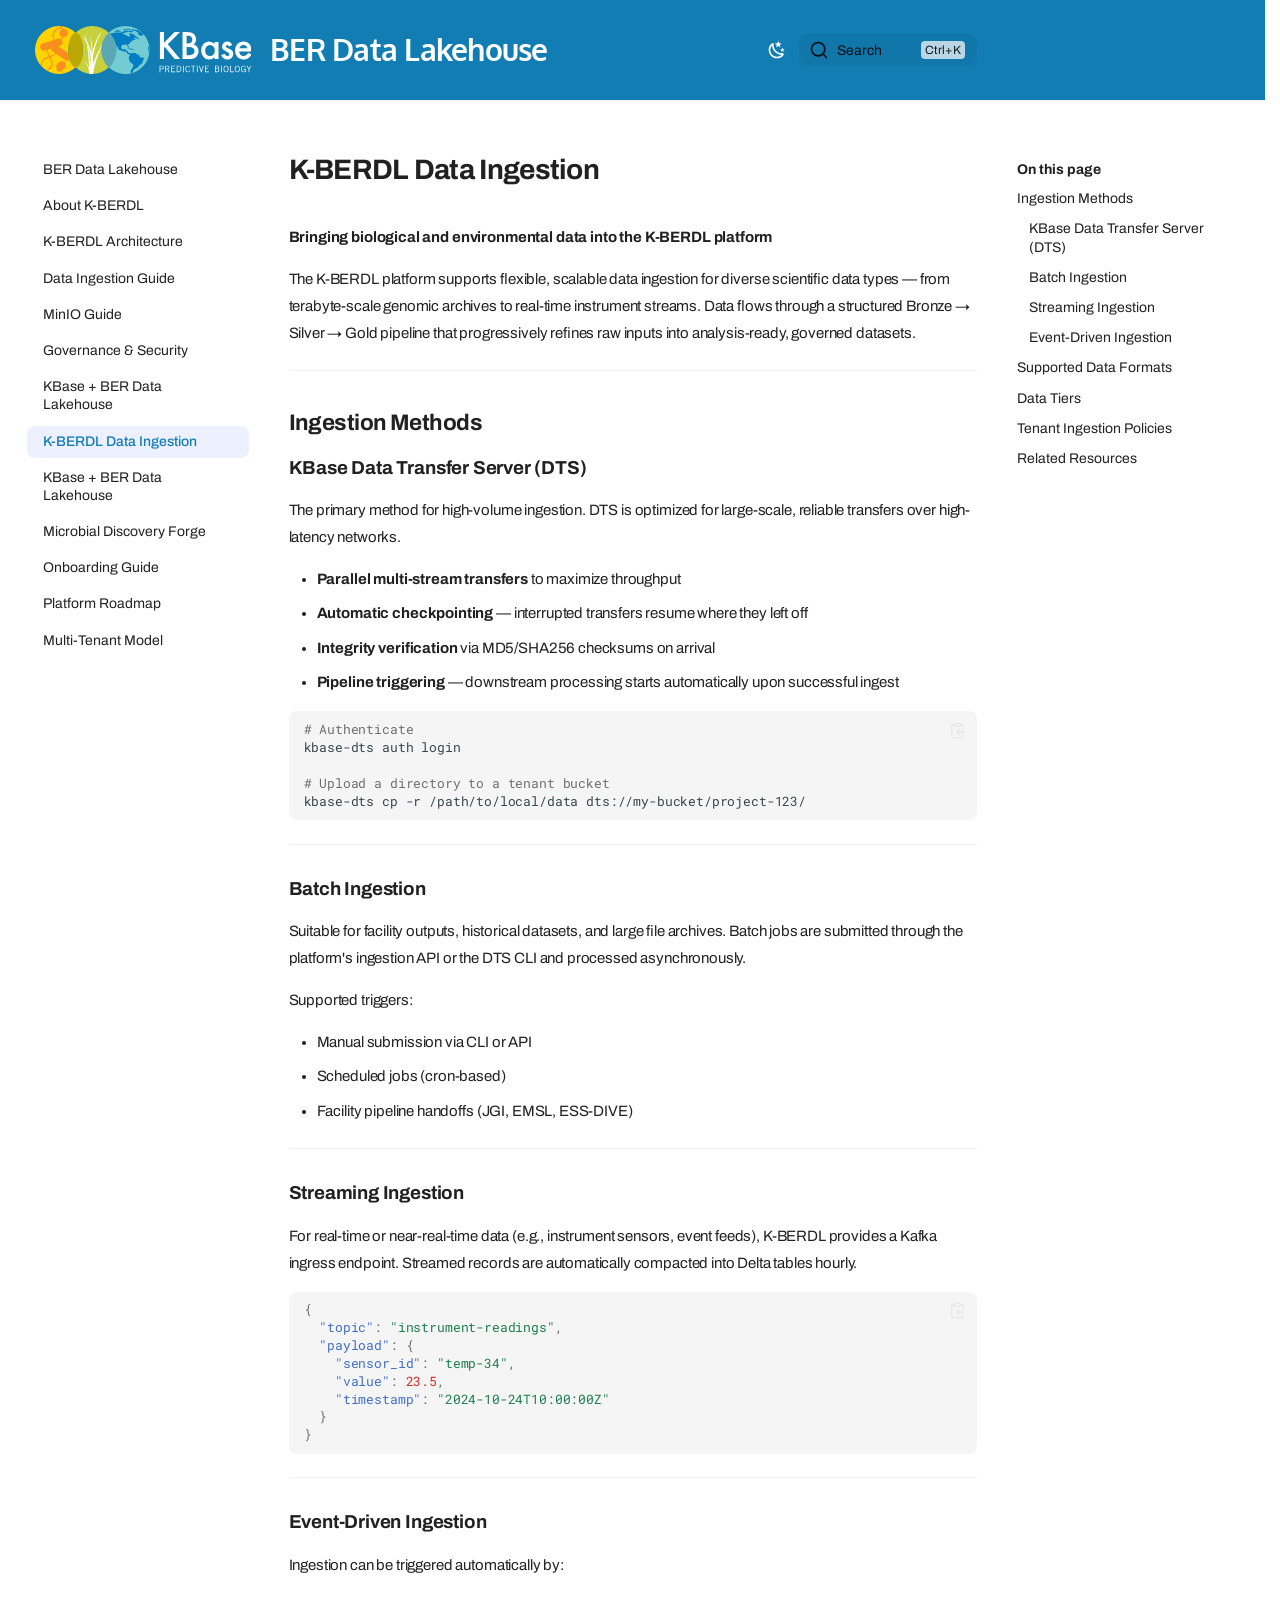
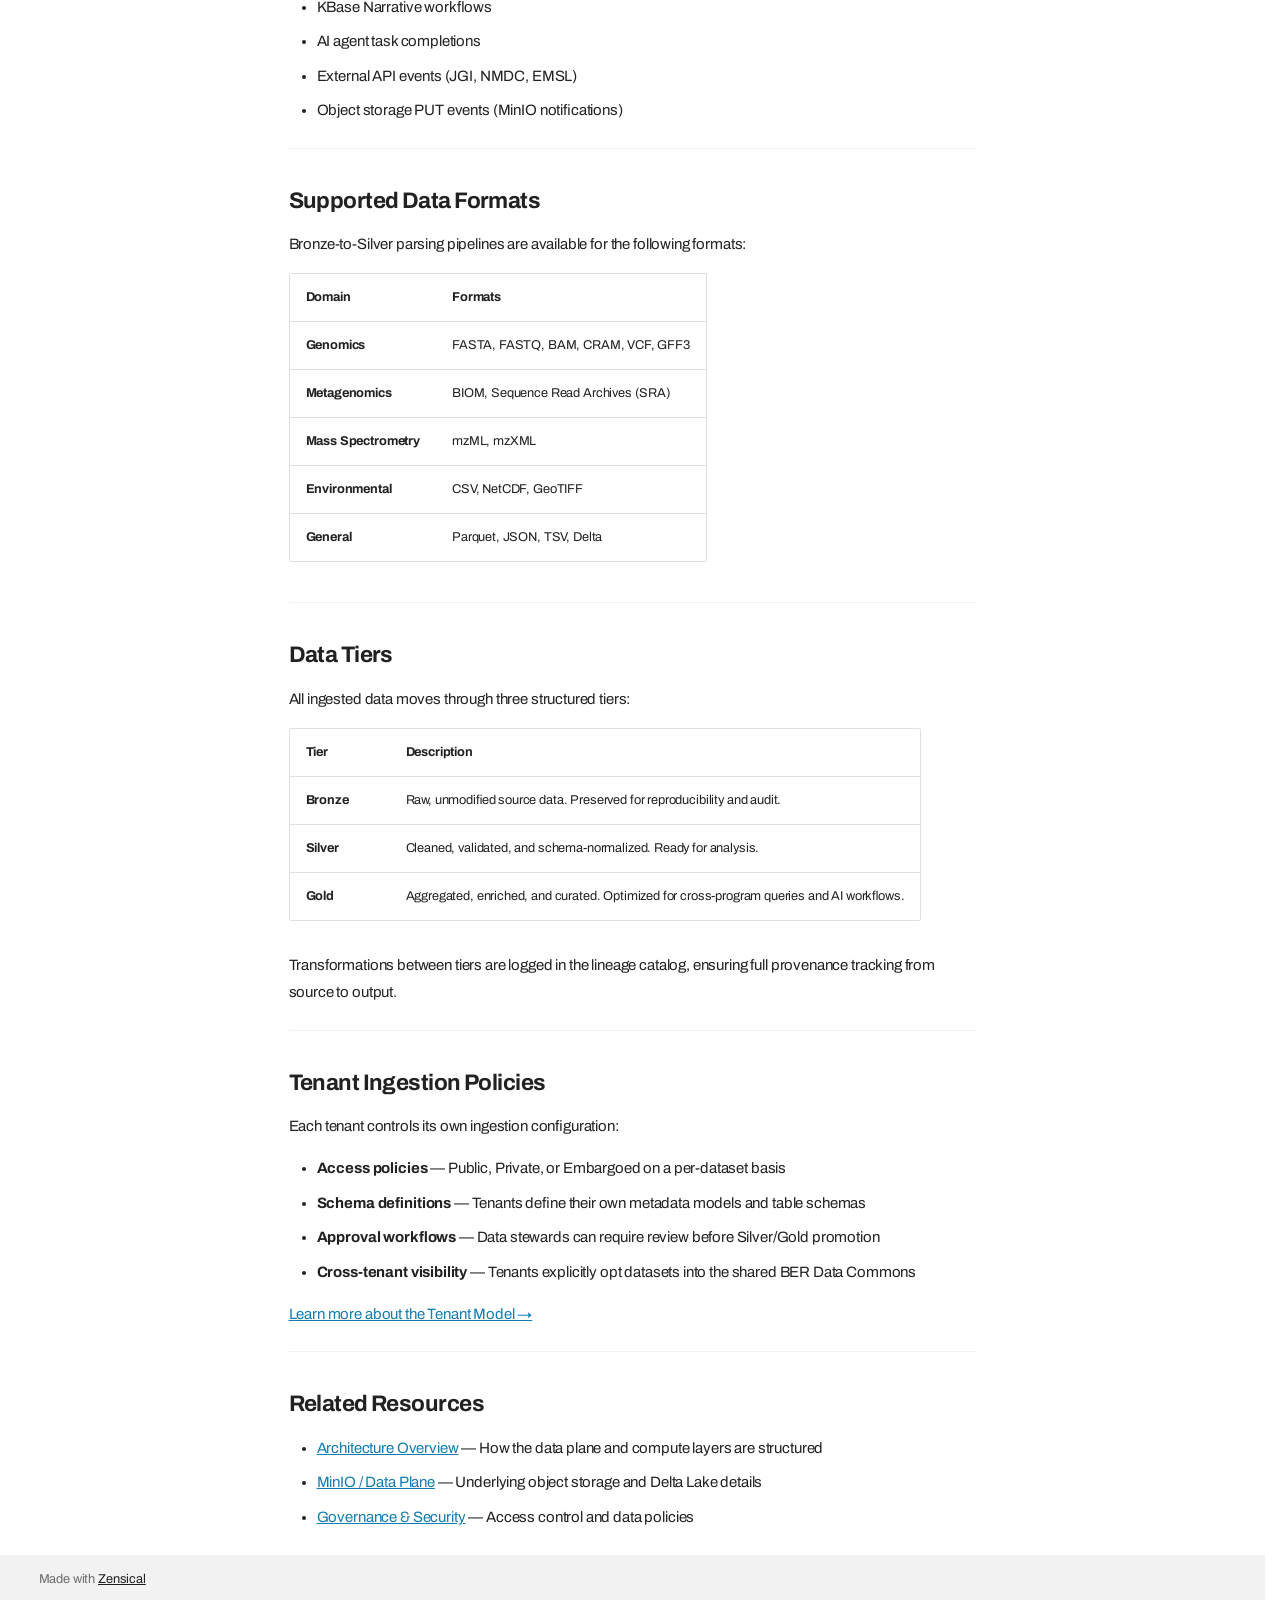
<file: kberdl-data-ingestion/index.html>
<!doctype html>
<html lang="en" class="no-js">
  <head>
    
      <meta charset="utf-8">
      <meta name="viewport" content="width=device-width,initial-scale=1">
      
        <meta name="description" content="Documentation for the KBase BER Data Lakehouse (K-BERDL) — a unified, AI-native data platform for DOE Biological and Environmental Research">
      
      
      
        <link rel="canonical" href="https://gazimahmud.github.io/kberdl-docs/kberdl-data-ingestion/">
      
      
        <link rel="prev" href="../index_bak/">
      
      
        <link rel="next" href="../leadership_overview/">
      
      
        
      
      
      <link rel="icon" href="../assets/favicon.png">
      <meta name="generator" content="zensical-0.0.26">
    
    
      
        <title>K-BERDL Data Ingestion - BER Data Lakehouse</title>
      
    
    
      
        
      
      <link rel="stylesheet" href="../assets/stylesheets/modern/main.50057488.min.css">
      
        
          
        
        <link rel="stylesheet" href="../assets/stylesheets/modern/palette.dfe2e883.min.css">
      
      


    
    
      
    
    
      
        
        
        <link rel="preconnect" href="https://fonts.gstatic.com" crossorigin>
        <link rel="stylesheet" href="https://fonts.googleapis.com/css?family=Archivo:300,300i,400,400i,500,500i,700,700i%7CRoboto+Mono:400,400i,700,700i&display=fallback">
        <style>:root{--md-text-font:"Archivo";--md-code-font:"Roboto Mono"}</style>
      
    
    
      <link rel="stylesheet" href="../stylesheets/extra.css">
    
      <link rel="stylesheet" href="../stylesheets/fonts.css">
    
    <script>__md_scope=new URL("..",location),__md_hash=e=>[...e].reduce(((e,t)=>(e<<5)-e+t.charCodeAt(0)),0),__md_get=(e,t=localStorage,a=__md_scope)=>JSON.parse(t.getItem(a.pathname+"."+e)),__md_set=(e,t,a=localStorage,_=__md_scope)=>{try{a.setItem(_.pathname+"."+e,JSON.stringify(t))}catch(e){}},document.documentElement.setAttribute("data-platform",navigator.platform)</script>
    
      

    
    
  </head>
  
  
    
    
      
    
    
    
    
    <body dir="ltr" data-md-color-scheme="default" data-md-color-primary="custom" data-md-color-accent="custom">
  
    
    <input class="md-toggle" data-md-toggle="drawer" type="checkbox" id="__drawer" autocomplete="off">
    <input class="md-toggle" data-md-toggle="search" type="checkbox" id="__search" autocomplete="off">
    <label class="md-overlay" for="__drawer" aria-label="Navigation"></label>
    <div data-md-component="skip">
      
        
        <a href="#k-berdl-data-ingestion" class="md-skip">
          Skip to content
        </a>
      
    </div>
    <div data-md-component="announce">
      
    </div>
    
    
      

  

<header class="md-header md-header--shadow" data-md-component="header">
  <nav class="md-header__inner md-grid" aria-label="Header">
    <a href="./.." title="BER Data Lakehouse" class="md-header__button md-logo" aria-label="BER Data Lakehouse" data-md-component="logo">
      
  
  <?xml version="1.0" encoding="UTF-8"?> <svg xmlns="http://www.w3.org/2000/svg" xmlns:xlink="http://www.w3.org/1999/xlink" id="Layer_1" data-name="Layer 1" viewBox="0 0 364 80.69"><defs><style>.cls-1,.cls-7{fill:none;}.cls-2{fill:#72ccd2;}.cls-3{fill:#c7d13e;}.cls-4{fill:#ffd200;}.cls-5{fill:#ffffff;}.cls-6{clip-path:url(#clip-path);}.cls-7{stroke:#f78e1e;stroke-miterlimit:10;stroke-width:1.83px;}.cls-8{fill:#f78e1e;}.cls-9{clip-path:url(#clip-path-2);}.cls-10{fill:#ffffff;}.cls-11{clip-path:url(#clip-path-3);}.cls-12{fill:#007dc3;}.cls-13{fill:#bba800;}.cls-14{fill:#5ba8b4;}</style><clipPath id="clip-path"><path class="cls-1" d="M68.29,69.42a40.31,40.31,0,0,1,0-58.15h0a40.35,40.35,0,1,0,0,58.15Z"></path></clipPath><clipPath id="clip-path-2"><path class="cls-1" d="M111.8,40.34a40.22,40.22,0,0,1,12.39-29.07,40.29,40.29,0,0,0-55.9,0,40.29,40.29,0,0,1,0,58.15,40.29,40.29,0,0,0,55.9,0A40.23,40.23,0,0,1,111.8,40.34Z"></path></clipPath><clipPath id="clip-path-3"><path class="cls-1" d="M152.14,0a40.17,40.17,0,0,0-27.95,11.27,40.31,40.31,0,0,1,0,58.15A40.34,40.34,0,1,0,152.14,0Z"></path></clipPath></defs><path class="cls-2" d="M152.14,0a40.17,40.17,0,0,0-27.95,11.27,40.31,40.31,0,0,1,0,58.15A40.34,40.34,0,1,0,152.14,0Z"></path><path class="cls-3" d="M111.8,40.34a40.22,40.22,0,0,1,12.39-29.07,40.29,40.29,0,0,0-55.9,0,40.29,40.29,0,0,1,0,58.15,40.29,40.29,0,0,0,55.9,0A40.23,40.23,0,0,1,111.8,40.34Z"></path><path class="cls-4" d="M68.29,69.42a40.31,40.31,0,0,1,0-58.15h0a40.35,40.35,0,1,0,0,58.15Z"></path><path class="cls-5" d="M216.9,28.19l17.69-18.13h9.16L223.2,30.64l20.66,24.87h-9.18L218.31,35.29,216.9,36.7V55.51H210V10.06h6.86Z"></path><path class="cls-5" d="M248,55.51V10.06h6.83a29.46,29.46,0,0,1,7.27.71,10.94,10.94,0,0,1,4.62,2.38,12.5,12.5,0,0,1,3,4.33,13,13,0,0,1,1.15,5.3,10.74,10.74,0,0,1-3.74,8.27,11,11,0,0,1,5.71,4.33A12.21,12.21,0,0,1,275,42.5a12.12,12.12,0,0,1-3.77,9,12.4,12.4,0,0,1-5.09,3.15,29.58,29.58,0,0,1-7.74.85Zm6.85-25.93H257q3.83,0,5.61-1.7a6.54,6.54,0,0,0,1.78-5A6.29,6.29,0,0,0,262.56,18a7.62,7.62,0,0,0-5.3-1.66h-2.42Zm0,19.49h4.24q4.65,0,6.83-1.83a6.3,6.3,0,0,0,2.3-5,6.41,6.41,0,0,0-2.21-5q-2.14-2-7.68-2h-3.48Z"></path><path class="cls-5" d="M301.81,26.84h6.65V55.51h-6.65v-3A12.71,12.71,0,0,1,283.18,52a16,16,0,0,1-3.86-10.95,15.52,15.52,0,0,1,3.86-10.75,12.45,12.45,0,0,1,9.65-4.3,12.19,12.19,0,0,1,9,4.13ZM286.09,41.09a10,10,0,0,0,2.21,6.71A7.23,7.23,0,0,0,294,50.42,7.6,7.6,0,0,0,300,47.89a9.83,9.83,0,0,0,2.26-6.66A9.82,9.82,0,0,0,300,34.58,7.49,7.49,0,0,0,294.07,32a7.3,7.3,0,0,0-5.71,2.59A9.57,9.57,0,0,0,286.09,41.09Z"></path><path class="cls-5" d="M331.52,31.73l-5.47,2.91c-.87-1.75-1.94-2.62-3.21-2.62a2.21,2.21,0,0,0-1.56.6,2,2,0,0,0-.65,1.55c0,1.09,1.27,2.18,3.83,3.26q5.27,2.26,7.09,4.18a7.1,7.1,0,0,1,1.83,5.14,9,9,0,0,1-3.06,6.94,10.48,10.48,0,0,1-7.19,2.65q-7.22,0-10.21-7l5.65-2.62a12.26,12.26,0,0,0,1.79,2.62,4.1,4.1,0,0,0,2.89,1.12c2.24,0,3.35-1,3.35-3.06,0-1.18-.86-2.28-2.59-3.3-.66-.33-1.33-.66-2-1l-2-1a12.4,12.4,0,0,1-4.06-2.83,7,7,0,0,1-1.5-4.62A8.17,8.17,0,0,1,317,28.49,9,9,0,0,1,323.34,26Q328.85,26,331.52,31.73Z"></path><path class="cls-5" d="M363.73,42.74H343.19a8.69,8.69,0,0,0,2.29,5.62,7,7,0,0,0,5.21,2.06,6.77,6.77,0,0,0,4.1-1.18,17,17,0,0,0,3.62-4.36L364,48a22.2,22.2,0,0,1-2.74,3.78,14.57,14.57,0,0,1-3.09,2.59,12.44,12.44,0,0,1-3.56,1.49,17.58,17.58,0,0,1-4.15.47,13.55,13.55,0,0,1-10.31-4.12q-3.88-4.15-3.88-11t3.77-11A13,13,0,0,1,350.1,26q6.33,0,10,4t3.65,11.1Zm-6.8-5.42c-.92-3.53-3.14-5.3-6.68-5.3a6.7,6.7,0,0,0-2.26.37,6.38,6.38,0,0,0-1.93,1.06,6.59,6.59,0,0,0-1.49,1.66,7.6,7.6,0,0,0-.94,2.21Z"></path><g class="cls-6"><path class="cls-7" d="M42-12.65C39.75-7.48,45.6,2.79,47,8.1,49.12,16.31,47.35,22,39,25.29c-6.6,2.59-16.2,4.15-18.2,12.12-2.24,8.94,6.64,16.08,7.84,24.29C31.22,79.11.12,76-5.7,87.76"></path><path class="cls-7" d="M55.61-7.29C53.75-2,42.47,1.55,37.83,4.5c-7.16,4.55-9.76,9.94-5.9,18C35,28.89,41,36.57,37,43.76,32.53,51.84,21.17,51,14.7,56.19,1,67.21,25.87,86.11,22.1,98.7"></path><path class="cls-8" d="M16.88,41a6.15,6.15,0,0,1-7.74-4h0a6.16,6.16,0,0,1,4-7.74l25.08-8a6.17,6.17,0,0,1,7.74,4h0A6.17,6.17,0,0,1,42,33Z"></path><path class="cls-8" d="M29,41.89a6.16,6.16,0,0,1-1.52-8.58h0A6.17,6.17,0,0,1,36.1,31.8L57.67,46.89a6.15,6.15,0,0,1,1.52,8.57h0A6.16,6.16,0,0,1,50.61,57Z"></path><circle class="cls-8" cx="41.52" cy="71.59" r="5.33"></circle><path class="cls-8" d="M40.81,66.81a2.6,2.6,0,1,1-2.6-2.6A2.59,2.59,0,0,1,40.81,66.81Z"></path><circle class="cls-8" cx="45.01" cy="66.26" r="6.8"></circle><path class="cls-8" d="M46.31,18.81a7.11,7.11,0,1,1,8.76-4.95A7.12,7.12,0,0,1,46.31,18.81Z"></path></g><g class="cls-9"><path class="cls-10" d="M93.29,94.56A64.48,64.48,0,0,0,98.55,69.2C98.54,43,84,16.83,80.7,17.39,96.51,43.45,96,67.13,92.53,94.23"></path><path class="cls-10" d="M92.83,94.11a31.12,31.12,0,0,0,1-11.64c-1.21-11.86-8.43-23.26-9.77-22.9,7.74,11.3,8.59,22.23,8.4,34.61"></path><path class="cls-10" d="M92.46,94.49c.27-12.18,4.79-29.37,7.78-37.5,2.78-7.81,16.13-34,17.11-33.35C99,57.37,94.89,93,95.55,95"></path><path class="cls-10" d="M93.7,94a115.74,115.74,0,0,1-.79-29c2.93-28.95,15.84-55.3,18-54.1-13.76,26-16.06,52.27-16.69,82.88"></path><path class="cls-10" d="M93.09,94.52c1.18-13.53,0-33.35-1.16-42.89-1-9.13-7.28-40.47-8-40,8.85,40.62,7.68,80.74,7,82.81"></path><path class="cls-10" d="M92.17,94.45c1.18-13.53,3.68-29.75,3.68-40.52,0-14.54-3.16-38.36-2.91-38.55,8.85,40.62,1.53,77.09.86,79.15"></path></g><g class="cls-11"><path class="cls-12" d="M160.43,61.15c1,.79,2.15.63,3.21,1.72.66.68,2,2.44,1.93,3.41,0,.63-.84,1.25-1.08,1.84s-.19,1.39-.47,2.1c-.49,1.24-1.68,2.1-2.22,3.24a11.26,11.26,0,0,0-1.2,3.76c-.16,1.79.54,2.07,2.4,1.49s1.74-1.55,1.88-2.87a.5.5,0,0,1-.32,0c-.27-2.3,4.78-4.4,6.42-5.31,2.62-1.47,3.67-3.89,5.9-5.56,1.23-.92,2.47-1.43,3.34-2.81s.66-2.84,1.37-4.24c.46-.92,2.07-2.17,2.09-3.08,0-1.47-2.58-1.88-3.76-2-2.16-.33-3.25.85-3.76-1.71s-1-2.13-3.42-3c-1.68-.55-2.89-2.32-4.44-2.7a13,13,0,0,0-2.57,0c-.72,0-1.78-.68-1.56.87-.44-.14-.82-.77-1.17-.84a10.4,10.4,0,0,0-2,.14,14.07,14.07,0,0,1-3.8-.64c-2.06-.58-.84-1.21-1.7-2.75-.61-1.08-2.6-1.6-3.74-1.55.1-1.13.39-2.54-1.22-2.54-1.12,0-2,1.88-3.21,1.5-1-.29-2.13-2.52-2.3-3.38a4.52,4.52,0,0,1,1.23-3.94c1-.88,2.66-.8,3.94-.85,1,0,3-.55,3.76-.35,1.54.4,1.05,1.87,1.66,3a4.07,4.07,0,0,0,2.75,2c.38-1.39-1.62-2.59-2-3.92-.44-1.66.44-1.32,1.88-2s1.18-1.33,1.83-2.6,3-1.61,3.28-2.71c1.57-.13,1.51-2,3.2-2.06.18,1.63,2.93.43,2.9-.68-1.66.07-2.42-.17-2.05-1.88-.66,0-1.35,0-2-.06,1.39-2,4.14.78,5.77-.6a4,4,0,0,1-.46,1.62,9,9,0,0,0,3.71.87c.19-1-.35-1.3-1-1.91-.25-.26-.79-.1-1-.33s-.25-.73-.5-1c-1.21-1.26-1.94-1.2-3.47-2s-.94-2.33-2.56-2.78c-.67-.19-1.15.27-1.75,0s-1.2-1-1.8-1.28c-.93-.47-3.34-1.33-3.81,0-.26.77.63,1.27.86,1.85.44,1.09.43.65,0,1.63-.51,1.3-1.38,2.27-2.81,1.54-1.59-.82-2.71-2-4.58-2.58-2.33-.79-6-2.82-1.7-3.79a22.09,22.09,0,0,0,3.8-.82c.53-.23.78-.85,1.49-1.11a6.76,6.76,0,0,1,2.54-.1c.47,1.23,3,1.12,4.13,1.13,2.11,0,3.59-1.34.68-2.06-2.7-.67-6.31-1.38-9.05-1-.71.11-1.3.43-2.05.51s-1.85-.24-2.56.18-.41.85-1,1.53c-.82.89-1.67.81-2.75,1-4.09.8-8.13-.61-12.1.73-2.55.86-5.86.58-7.76,2.3-1.07,1-1.88,2.12-3,3-.94.74-1.75,3.55-1.75,3.55,1.37-2,4-1.79,6.13-1.68.29,1.14,1,1,1.73,1.56s1,1.31,1.68,1.69c-.64,2.67.21,7.29,2.3,9.37,1.48,1.48,2.33,1.3,3,3.25.5,1.41,1.15,3.38,2.29,4.3.31-1.37-.51-2-1.14-3.07a11.11,11.11,0,0,1-1-3.22c.67,1.4,2.09,1.93,3.12,3,1.25,1.32.59,2.75,1.51,4.1s2.9,1.06,4.26,1.76c.69.35,1,1,1.71,1.16s1.62-.46,2.37-.49c1,1.67,3.1,1,4.47,1.84s1.27,3.87,3.73,3.46c.41,1.21,1.75.43,2.57.16.22,2.67-1.26,3.14-2.16,5.28C157,54.07,159.93,60.77,160.43,61.15Z"></path><path class="cls-12" d="M133.46,9.68c-.44.26-1.3.84-1.39,1.39,1.36-.2,2.4-1.52,3.94-1.31a4.35,4.35,0,0,0,1.87.05,5.4,5.4,0,0,1,2.08,0c.73.08,1.39-.23,2.07-.06s1.22.44,1.82.11c1-.55-.23-.86-.51-1.25-.12-.17-.09-.49-.24-.6a1.5,1.5,0,0,0-.84,0,8.73,8.73,0,0,0-1.56.54,16.05,16.05,0,0,1-2.44.59c0-.74,2.23-1.12,2.78-1.24.77-.17,1.09-.5.07-.56,0-.72-.32-1-1.1-.84a26.24,26.24,0,0,0-3.62,1.4,5.62,5.62,0,0,0-2.19,1.44,4.16,4.16,0,0,1-1.39.86"></path><path class="cls-12" d="M162,6.73a.94.94,0,0,1,1.16.36c.21.33.17.52.57.69a2.53,2.53,0,0,0,1.06.1c1.61,0,3.38-.06,4.84.8a14.6,14.6,0,0,1,1.63,1.05,4.41,4.41,0,0,0,.71.54,12.36,12.36,0,0,1,1.23.54,1.75,1.75,0,0,1,.53,1.52c-.15.3-.78.26-1.15.25-.22.81,1.74,1.68,2.2,2a13.52,13.52,0,0,1,2.29,1.9c.72.69,1,.54,1.59-.24.46-.61.8-.91,1.57-.8s1,.14,1.53-.4c.32-.35.9-.83.72-1.35-.12-.35-.65-.62-.93-.85-.55-.47-1.09-1-1.63-1.45a18.4,18.4,0,0,0-4.36-2.82c-1-.5-1.95-1.27-3-1.71a11.13,11.13,0,0,0-3.82-.5,8.11,8.11,0,0,1-2.91-.68,18.29,18.29,0,0,0-2.6-.38,15.44,15.44,0,0,0-3.84-.43c-1.51,0-3.05-.23-4.56-.16a10.83,10.83,0,0,0-1.68.41,11.93,11.93,0,0,1-1.79.09,4.93,4.93,0,0,0-2.1.27c-.25.16-.28.44-.56.6s-1.63,0-1.63.53c.67,0,1.32-.35,2-.25a3.76,3.76,0,0,0,1.84.15,10,10,0,0,1,2.2-.55c.79,0,1.61-.1,2.39-.1s1.61.22,2.42.25a7.82,7.82,0,0,0,1.28,0,6.89,6.89,0,0,1,1.25-.24c.38,0,.31.16.64.35a2.52,2.52,0,0,0,1.36.2c.61,0,.93,0,.74.65"></path><path class="cls-12" d="M190.25,35c-.33.26-.05,1-.16,1.42-.23.78.38,1.22.38,2a21.26,21.26,0,0,0,.15,2.26c.11,1,.7,1.89.41,2.84-.21.68.22,1.23.25,2a1.75,1.75,0,0,0,.19,1c.05.07.49.36.6.31.37-.14.35-1.37.39-1.7.26-2,1-4.06,1-6.13,0-1.16-.56-1.61-1-2.6a13.58,13.58,0,0,0-1.26-1.63"></path><path class="cls-12" d="M155.78,36.83c-.26-.2-1.57,1,0,.51a3.51,3.51,0,0,1,2.22.3c.46.19,1.79.24,2,.74.09.17-.12.46,0,.6s1.05.21,1.29.1.62-.54.55-.84-.66-.41-.94-.52c-.6-.22-1.11-.81-1.72-.92-.3-.06-.58.1-.85.08s-.75-.27-1.18-.3a6.34,6.34,0,0,0-1.25-.15c-.27.09-.26.25-.4.45"></path><path class="cls-12" d="M159.62,39.73c-.08-.07-.12-.13-.24-.09-.14.64,1,.81,1,.24,0-.33-.82-.43-1-.25"></path><path class="cls-12" d="M163.46,38.18c-.16.12-.52.32-.6.51-.16.45.19.18.24.49.11.59-.74.2-.82.61-.16.7,1.17.24,1.33.25.51,0,.6.41,1.25.13.23-.1.28-.21.55-.24s.4.1.49,0c.58-.43-.59-.91-.83-1a4,4,0,0,0-1-.5c-.14,0-.35,0-.5-.09s-.13-.26-.4-.11"></path></g><path class="cls-2" d="M111.79,40.39a40.2,40.2,0,0,0,12.4,29.08,40.32,40.32,0,0,0,0-58.16A40.2,40.2,0,0,0,111.79,40.39Z"></path><ellipse class="cls-13" cx="68.29" cy="40.39" rx="12.4" ry="29.08"></ellipse><path class="cls-14" d="M111.79,40.39a40.2,40.2,0,0,0,12.4,29.08,40.32,40.32,0,0,0,0-58.16A40.2,40.2,0,0,0,111.79,40.39Z"></path><path class="cls-10" d="M209.46,77.62V66.85h3.76c2.3,0,3.3,1.31,3.3,3s-1.24,3-4,3h-1.91v4.8Zm1.19-5.82h2c2,0,2.64-.68,2.64-2s-.76-2-2.37-2h-2.3Z"></path><path class="cls-10" d="M218.91,77.62V66.85h3.46c2.33,0,3.6,1,3.6,2.83a2.8,2.8,0,0,1-2.15,2.81l2.28,5.13h-1.3l-2.17-4.89H220.1v4.89Zm1.19-5.91h2.17c1.64,0,2.51-.61,2.51-2s-1-1.88-2.53-1.88H220.1Z"></path><path class="cls-10" d="M235.44,66.85v1h-5.26v3.61h3.74v1h-3.74v4.12h5.56v1H229V66.85Z"></path><path class="cls-10" d="M238.22,66.85h2.9c2.92,0,4.86,1.85,4.86,5.38,0,3.17-1.7,5.39-4.92,5.39h-2.84Zm1.2,9.76H241c2.47,0,3.76-1.48,3.76-4.38,0-3.14-1.49-4.37-3.7-4.37h-1.67Z"></path><path class="cls-10" d="M250,66.85V77.62h-1.2V66.85Z"></path><path class="cls-10" d="M260.71,74.4c-.48,2-1.58,3.37-3.79,3.37-2.42,0-4.12-1.76-4.12-5.54,0-3.5,1.52-5.53,4.12-5.53,2,0,3.16,1.16,3.64,3.13l-1.1.33c-.39-1.52-1.08-2.45-2.69-2.45S254,69.15,254,72.23s1.23,4.53,3,4.53,2.3-1.26,2.62-2.57Z"></path><path class="cls-10" d="M266.5,67.86v9.76h-1.19V67.86h-3.23v-1h7.64v1Z"></path><path class="cls-10" d="M273.38,66.85V77.62h-1.19V66.85Z"></path><path class="cls-10" d="M275.81,66.85H277l2.66,8.83h0l2.67-8.83h1.21l-3.35,10.77h-1.09Z"></path><path class="cls-10" d="M292.32,66.85v1h-5.27v3.61h3.75v1h-3.75v4.12h5.57v1h-6.76V66.85Z"></path><path class="cls-10" d="M302.61,66.85h4a2.73,2.73,0,0,1,3,2.65A2.41,2.41,0,0,1,307.77,72v0a2.74,2.74,0,0,1,2.08,2.72c0,1.61-1,2.89-3.91,2.89h-3.34Zm1.19,4.62h2.09c1.8,0,2.51-.92,2.51-1.83,0-1.21-.66-1.78-2-1.78H303.8Zm0,5.14H306c1.76,0,2.62-.6,2.62-1.94s-1.1-2.18-2.8-2.18H303.8Z"></path><path class="cls-10" d="M314.08,66.85V77.62h-1.2V66.85Z"></path><path class="cls-10" d="M321.18,66.7c2.64,0,4.21,1.94,4.21,5.53s-1.57,5.54-4.21,5.54S317,75.83,317,72.23,318.54,66.7,321.18,66.7Zm0,10.06c1.89,0,3-1.47,3-4.53s-1.12-4.52-3-4.52-3,1.47-3,4.52S319.28,76.76,321.18,76.76Z"></path><path class="cls-10" d="M328.15,77.62V66.85h1.19v9.76h5.1v1Z"></path><path class="cls-10" d="M340,66.7c2.64,0,4.21,1.94,4.21,5.53s-1.57,5.54-4.21,5.54-4.21-1.94-4.21-5.54S337.35,66.7,340,66.7Zm0,10.06c1.9,0,3-1.47,3-4.53s-1.11-4.52-3-4.52-3,1.47-3,4.52S338.09,76.76,340,76.76Z"></path><path class="cls-10" d="M354.34,72.44v5.18h-1v-1h0a3.43,3.43,0,0,1-2.82,1.13c-2.45,0-4.21-1.76-4.21-5.54s1.76-5.53,4.21-5.53c1.82,0,3.22.86,3.88,3.16l-1.14.23c-.53-1.72-1.43-2.38-2.68-2.38-1.59,0-3.08,1.08-3.08,4.52s1.49,4.53,3.08,4.53a2.31,2.31,0,0,0,2.58-2.39v-.91h-2.43v-1Z"></path><path class="cls-10" d="M359.12,73.08l-3.31-6.23h1.32l2.59,4.94,2.6-4.94h1.31l-3.31,6.23v4.54h-1.2Z"></path></svg> 

    </a>
    <label class="md-header__button md-icon" for="__drawer" aria-label="Navigation">
      
      <svg xmlns="http://www.w3.org/2000/svg" fill="none" stroke="currentColor" stroke-linecap="round" stroke-linejoin="round" stroke-width="2" class="lucide lucide-menu" viewBox="0 0 24 24"><path d="M4 5h16M4 12h16M4 19h16"/></svg>
    </label>
    <div class="md-header__title" data-md-component="header-title">
      <div class="md-header__ellipsis">
        <div class="md-header__topic">
          <span class="md-ellipsis">
            BER Data Lakehouse
          </span>
        </div>
        <div class="md-header__topic" data-md-component="header-topic">
          <span class="md-ellipsis">
            
              K-BERDL Data Ingestion
            
          </span>
        </div>
      </div>
    </div>
    
      
        <form class="md-header__option" data-md-component="palette">
  
    
    
    
    <input class="md-option" data-md-color-media="none" data-md-color-scheme="default" data-md-color-primary="custom" data-md-color-accent="custom"  aria-label="Switch to dark mode"  type="radio" name="__palette" id="__palette_0">
    
      <label class="md-header__button md-icon" title="Switch to dark mode" for="__palette_1" hidden>
        <svg xmlns="http://www.w3.org/2000/svg" viewBox="0 0 24 24"><path d="m17.75 4.09-2.53 1.94.91 3.06-2.63-1.81-2.63 1.81.91-3.06-2.53-1.94L12.44 4l1.06-3 1.06 3zm3.5 6.91-1.64 1.25.59 1.98-1.7-1.17-1.7 1.17.59-1.98L15.75 11l2.06-.05L18.5 9l.69 1.95zm-2.28 4.95c.83-.08 1.72 1.1 1.19 1.85-.32.45-.66.87-1.08 1.27C15.17 23 8.84 23 4.94 19.07c-3.91-3.9-3.91-10.24 0-14.14.4-.4.82-.76 1.27-1.08.75-.53 1.93.36 1.85 1.19-.27 2.86.69 5.83 2.89 8.02a9.96 9.96 0 0 0 8.02 2.89m-1.64 2.02a12.08 12.08 0 0 1-7.8-3.47c-2.17-2.19-3.33-5-3.49-7.82-2.81 3.14-2.7 7.96.31 10.98 3.02 3.01 7.84 3.12 10.98.31"/></svg>
      </label>
    
  
    
    
    
    <input class="md-option" data-md-color-media="none" data-md-color-scheme="slate" data-md-color-primary="custom" data-md-color-accent="custom"  aria-label="Switch to light mode"  type="radio" name="__palette" id="__palette_1">
    
      <label class="md-header__button md-icon" title="Switch to light mode" for="__palette_0" hidden>
        <svg xmlns="http://www.w3.org/2000/svg" viewBox="0 0 24 24"><path d="M12 7a5 5 0 0 1 5 5 5 5 0 0 1-5 5 5 5 0 0 1-5-5 5 5 0 0 1 5-5m0 2a3 3 0 0 0-3 3 3 3 0 0 0 3 3 3 3 0 0 0 3-3 3 3 0 0 0-3-3m0-7 2.39 3.42C13.65 5.15 12.84 5 12 5s-1.65.15-2.39.42zM3.34 7l4.16-.35A7.2 7.2 0 0 0 5.94 8.5c-.44.74-.69 1.5-.83 2.29zm.02 10 1.76-3.77a7.131 7.131 0 0 0 2.38 4.14zM20.65 7l-1.77 3.79a7.02 7.02 0 0 0-2.38-4.15zm-.01 10-4.14.36c.59-.51 1.12-1.14 1.54-1.86.42-.73.69-1.5.83-2.29zM12 22l-2.41-3.44c.74.27 1.55.44 2.41.44.82 0 1.63-.17 2.37-.44z"/></svg>
      </label>
    
  
</form>
      
    
    
      <script>var palette=__md_get("__palette");if(palette&&palette.color){if("(prefers-color-scheme)"===palette.color.media){var media=matchMedia("(prefers-color-scheme: light)"),input=document.querySelector(media.matches?"[data-md-color-media='(prefers-color-scheme: light)']":"[data-md-color-media='(prefers-color-scheme: dark)']");palette.color.media=input.getAttribute("data-md-color-media"),palette.color.scheme=input.getAttribute("data-md-color-scheme"),palette.color.primary=input.getAttribute("data-md-color-primary"),palette.color.accent=input.getAttribute("data-md-color-accent")}for(var[key,value]of Object.entries(palette.color))document.body.setAttribute("data-md-color-"+key,value)}</script>
    
    
    
      
      
        <label class="md-header__button md-icon" for="__search" aria-label="Search">
          
          <svg xmlns="http://www.w3.org/2000/svg" fill="none" stroke="currentColor" stroke-linecap="round" stroke-linejoin="round" stroke-width="2" class="lucide lucide-search" viewBox="0 0 24 24"><path d="m21 21-4.34-4.34"/><circle cx="11" cy="11" r="8"/></svg>
        </label>
        <div class="md-search" data-md-component="search" role="dialog" aria-label="Search">
  <button type="button" class="md-search__button">
    Search
  </button>
</div>
      
    
    <div class="md-header__source">
      
    </div>
  </nav>
  
</header>
    
    <div class="md-container" data-md-component="container">
      
      
        
          
        
      
      <main class="md-main" data-md-component="main">
        <div class="md-main__inner md-grid">
          
            
              
              <div class="md-sidebar md-sidebar--primary" data-md-component="sidebar" data-md-type="navigation" >
                <div class="md-sidebar__scrollwrap">
                  <div class="md-sidebar__inner">
                    



<nav class="md-nav md-nav--primary" aria-label="Navigation" data-md-level="0">
  <label class="md-nav__title" for="__drawer">
    <a href="./.." title="BER Data Lakehouse" class="md-nav__button md-logo" aria-label="BER Data Lakehouse" data-md-component="logo">
      
  
  <?xml version="1.0" encoding="UTF-8"?> <svg xmlns="http://www.w3.org/2000/svg" xmlns:xlink="http://www.w3.org/1999/xlink" id="Layer_1" data-name="Layer 1" viewBox="0 0 364 80.69"><defs><style>.cls-1,.cls-7{fill:none;}.cls-2{fill:#72ccd2;}.cls-3{fill:#c7d13e;}.cls-4{fill:#ffd200;}.cls-5{fill:#ffffff;}.cls-6{clip-path:url(#clip-path);}.cls-7{stroke:#f78e1e;stroke-miterlimit:10;stroke-width:1.83px;}.cls-8{fill:#f78e1e;}.cls-9{clip-path:url(#clip-path-2);}.cls-10{fill:#ffffff;}.cls-11{clip-path:url(#clip-path-3);}.cls-12{fill:#007dc3;}.cls-13{fill:#bba800;}.cls-14{fill:#5ba8b4;}</style><clipPath id="clip-path"><path class="cls-1" d="M68.29,69.42a40.31,40.31,0,0,1,0-58.15h0a40.35,40.35,0,1,0,0,58.15Z"></path></clipPath><clipPath id="clip-path-2"><path class="cls-1" d="M111.8,40.34a40.22,40.22,0,0,1,12.39-29.07,40.29,40.29,0,0,0-55.9,0,40.29,40.29,0,0,1,0,58.15,40.29,40.29,0,0,0,55.9,0A40.23,40.23,0,0,1,111.8,40.34Z"></path></clipPath><clipPath id="clip-path-3"><path class="cls-1" d="M152.14,0a40.17,40.17,0,0,0-27.95,11.27,40.31,40.31,0,0,1,0,58.15A40.34,40.34,0,1,0,152.14,0Z"></path></clipPath></defs><path class="cls-2" d="M152.14,0a40.17,40.17,0,0,0-27.95,11.27,40.31,40.31,0,0,1,0,58.15A40.34,40.34,0,1,0,152.14,0Z"></path><path class="cls-3" d="M111.8,40.34a40.22,40.22,0,0,1,12.39-29.07,40.29,40.29,0,0,0-55.9,0,40.29,40.29,0,0,1,0,58.15,40.29,40.29,0,0,0,55.9,0A40.23,40.23,0,0,1,111.8,40.34Z"></path><path class="cls-4" d="M68.29,69.42a40.31,40.31,0,0,1,0-58.15h0a40.35,40.35,0,1,0,0,58.15Z"></path><path class="cls-5" d="M216.9,28.19l17.69-18.13h9.16L223.2,30.64l20.66,24.87h-9.18L218.31,35.29,216.9,36.7V55.51H210V10.06h6.86Z"></path><path class="cls-5" d="M248,55.51V10.06h6.83a29.46,29.46,0,0,1,7.27.71,10.94,10.94,0,0,1,4.62,2.38,12.5,12.5,0,0,1,3,4.33,13,13,0,0,1,1.15,5.3,10.74,10.74,0,0,1-3.74,8.27,11,11,0,0,1,5.71,4.33A12.21,12.21,0,0,1,275,42.5a12.12,12.12,0,0,1-3.77,9,12.4,12.4,0,0,1-5.09,3.15,29.58,29.58,0,0,1-7.74.85Zm6.85-25.93H257q3.83,0,5.61-1.7a6.54,6.54,0,0,0,1.78-5A6.29,6.29,0,0,0,262.56,18a7.62,7.62,0,0,0-5.3-1.66h-2.42Zm0,19.49h4.24q4.65,0,6.83-1.83a6.3,6.3,0,0,0,2.3-5,6.41,6.41,0,0,0-2.21-5q-2.14-2-7.68-2h-3.48Z"></path><path class="cls-5" d="M301.81,26.84h6.65V55.51h-6.65v-3A12.71,12.71,0,0,1,283.18,52a16,16,0,0,1-3.86-10.95,15.52,15.52,0,0,1,3.86-10.75,12.45,12.45,0,0,1,9.65-4.3,12.19,12.19,0,0,1,9,4.13ZM286.09,41.09a10,10,0,0,0,2.21,6.71A7.23,7.23,0,0,0,294,50.42,7.6,7.6,0,0,0,300,47.89a9.83,9.83,0,0,0,2.26-6.66A9.82,9.82,0,0,0,300,34.58,7.49,7.49,0,0,0,294.07,32a7.3,7.3,0,0,0-5.71,2.59A9.57,9.57,0,0,0,286.09,41.09Z"></path><path class="cls-5" d="M331.52,31.73l-5.47,2.91c-.87-1.75-1.94-2.62-3.21-2.62a2.21,2.21,0,0,0-1.56.6,2,2,0,0,0-.65,1.55c0,1.09,1.27,2.18,3.83,3.26q5.27,2.26,7.09,4.18a7.1,7.1,0,0,1,1.83,5.14,9,9,0,0,1-3.06,6.94,10.48,10.48,0,0,1-7.19,2.65q-7.22,0-10.21-7l5.65-2.62a12.26,12.26,0,0,0,1.79,2.62,4.1,4.1,0,0,0,2.89,1.12c2.24,0,3.35-1,3.35-3.06,0-1.18-.86-2.28-2.59-3.3-.66-.33-1.33-.66-2-1l-2-1a12.4,12.4,0,0,1-4.06-2.83,7,7,0,0,1-1.5-4.62A8.17,8.17,0,0,1,317,28.49,9,9,0,0,1,323.34,26Q328.85,26,331.52,31.73Z"></path><path class="cls-5" d="M363.73,42.74H343.19a8.69,8.69,0,0,0,2.29,5.62,7,7,0,0,0,5.21,2.06,6.77,6.77,0,0,0,4.1-1.18,17,17,0,0,0,3.62-4.36L364,48a22.2,22.2,0,0,1-2.74,3.78,14.57,14.57,0,0,1-3.09,2.59,12.44,12.44,0,0,1-3.56,1.49,17.58,17.58,0,0,1-4.15.47,13.55,13.55,0,0,1-10.31-4.12q-3.88-4.15-3.88-11t3.77-11A13,13,0,0,1,350.1,26q6.33,0,10,4t3.65,11.1Zm-6.8-5.42c-.92-3.53-3.14-5.3-6.68-5.3a6.7,6.7,0,0,0-2.26.37,6.38,6.38,0,0,0-1.93,1.06,6.59,6.59,0,0,0-1.49,1.66,7.6,7.6,0,0,0-.94,2.21Z"></path><g class="cls-6"><path class="cls-7" d="M42-12.65C39.75-7.48,45.6,2.79,47,8.1,49.12,16.31,47.35,22,39,25.29c-6.6,2.59-16.2,4.15-18.2,12.12-2.24,8.94,6.64,16.08,7.84,24.29C31.22,79.11.12,76-5.7,87.76"></path><path class="cls-7" d="M55.61-7.29C53.75-2,42.47,1.55,37.83,4.5c-7.16,4.55-9.76,9.94-5.9,18C35,28.89,41,36.57,37,43.76,32.53,51.84,21.17,51,14.7,56.19,1,67.21,25.87,86.11,22.1,98.7"></path><path class="cls-8" d="M16.88,41a6.15,6.15,0,0,1-7.74-4h0a6.16,6.16,0,0,1,4-7.74l25.08-8a6.17,6.17,0,0,1,7.74,4h0A6.17,6.17,0,0,1,42,33Z"></path><path class="cls-8" d="M29,41.89a6.16,6.16,0,0,1-1.52-8.58h0A6.17,6.17,0,0,1,36.1,31.8L57.67,46.89a6.15,6.15,0,0,1,1.52,8.57h0A6.16,6.16,0,0,1,50.61,57Z"></path><circle class="cls-8" cx="41.52" cy="71.59" r="5.33"></circle><path class="cls-8" d="M40.81,66.81a2.6,2.6,0,1,1-2.6-2.6A2.59,2.59,0,0,1,40.81,66.81Z"></path><circle class="cls-8" cx="45.01" cy="66.26" r="6.8"></circle><path class="cls-8" d="M46.31,18.81a7.11,7.11,0,1,1,8.76-4.95A7.12,7.12,0,0,1,46.31,18.81Z"></path></g><g class="cls-9"><path class="cls-10" d="M93.29,94.56A64.48,64.48,0,0,0,98.55,69.2C98.54,43,84,16.83,80.7,17.39,96.51,43.45,96,67.13,92.53,94.23"></path><path class="cls-10" d="M92.83,94.11a31.12,31.12,0,0,0,1-11.64c-1.21-11.86-8.43-23.26-9.77-22.9,7.74,11.3,8.59,22.23,8.4,34.61"></path><path class="cls-10" d="M92.46,94.49c.27-12.18,4.79-29.37,7.78-37.5,2.78-7.81,16.13-34,17.11-33.35C99,57.37,94.89,93,95.55,95"></path><path class="cls-10" d="M93.7,94a115.74,115.74,0,0,1-.79-29c2.93-28.95,15.84-55.3,18-54.1-13.76,26-16.06,52.27-16.69,82.88"></path><path class="cls-10" d="M93.09,94.52c1.18-13.53,0-33.35-1.16-42.89-1-9.13-7.28-40.47-8-40,8.85,40.62,7.68,80.74,7,82.81"></path><path class="cls-10" d="M92.17,94.45c1.18-13.53,3.68-29.75,3.68-40.52,0-14.54-3.16-38.36-2.91-38.55,8.85,40.62,1.53,77.09.86,79.15"></path></g><g class="cls-11"><path class="cls-12" d="M160.43,61.15c1,.79,2.15.63,3.21,1.72.66.68,2,2.44,1.93,3.41,0,.63-.84,1.25-1.08,1.84s-.19,1.39-.47,2.1c-.49,1.24-1.68,2.1-2.22,3.24a11.26,11.26,0,0,0-1.2,3.76c-.16,1.79.54,2.07,2.4,1.49s1.74-1.55,1.88-2.87a.5.5,0,0,1-.32,0c-.27-2.3,4.78-4.4,6.42-5.31,2.62-1.47,3.67-3.89,5.9-5.56,1.23-.92,2.47-1.43,3.34-2.81s.66-2.84,1.37-4.24c.46-.92,2.07-2.17,2.09-3.08,0-1.47-2.58-1.88-3.76-2-2.16-.33-3.25.85-3.76-1.71s-1-2.13-3.42-3c-1.68-.55-2.89-2.32-4.44-2.7a13,13,0,0,0-2.57,0c-.72,0-1.78-.68-1.56.87-.44-.14-.82-.77-1.17-.84a10.4,10.4,0,0,0-2,.14,14.07,14.07,0,0,1-3.8-.64c-2.06-.58-.84-1.21-1.7-2.75-.61-1.08-2.6-1.6-3.74-1.55.1-1.13.39-2.54-1.22-2.54-1.12,0-2,1.88-3.21,1.5-1-.29-2.13-2.52-2.3-3.38a4.52,4.52,0,0,1,1.23-3.94c1-.88,2.66-.8,3.94-.85,1,0,3-.55,3.76-.35,1.54.4,1.05,1.87,1.66,3a4.07,4.07,0,0,0,2.75,2c.38-1.39-1.62-2.59-2-3.92-.44-1.66.44-1.32,1.88-2s1.18-1.33,1.83-2.6,3-1.61,3.28-2.71c1.57-.13,1.51-2,3.2-2.06.18,1.63,2.93.43,2.9-.68-1.66.07-2.42-.17-2.05-1.88-.66,0-1.35,0-2-.06,1.39-2,4.14.78,5.77-.6a4,4,0,0,1-.46,1.62,9,9,0,0,0,3.71.87c.19-1-.35-1.3-1-1.91-.25-.26-.79-.1-1-.33s-.25-.73-.5-1c-1.21-1.26-1.94-1.2-3.47-2s-.94-2.33-2.56-2.78c-.67-.19-1.15.27-1.75,0s-1.2-1-1.8-1.28c-.93-.47-3.34-1.33-3.81,0-.26.77.63,1.27.86,1.85.44,1.09.43.65,0,1.63-.51,1.3-1.38,2.27-2.81,1.54-1.59-.82-2.71-2-4.58-2.58-2.33-.79-6-2.82-1.7-3.79a22.09,22.09,0,0,0,3.8-.82c.53-.23.78-.85,1.49-1.11a6.76,6.76,0,0,1,2.54-.1c.47,1.23,3,1.12,4.13,1.13,2.11,0,3.59-1.34.68-2.06-2.7-.67-6.31-1.38-9.05-1-.71.11-1.3.43-2.05.51s-1.85-.24-2.56.18-.41.85-1,1.53c-.82.89-1.67.81-2.75,1-4.09.8-8.13-.61-12.1.73-2.55.86-5.86.58-7.76,2.3-1.07,1-1.88,2.12-3,3-.94.74-1.75,3.55-1.75,3.55,1.37-2,4-1.79,6.13-1.68.29,1.14,1,1,1.73,1.56s1,1.31,1.68,1.69c-.64,2.67.21,7.29,2.3,9.37,1.48,1.48,2.33,1.3,3,3.25.5,1.41,1.15,3.38,2.29,4.3.31-1.37-.51-2-1.14-3.07a11.11,11.11,0,0,1-1-3.22c.67,1.4,2.09,1.93,3.12,3,1.25,1.32.59,2.75,1.51,4.1s2.9,1.06,4.26,1.76c.69.35,1,1,1.71,1.16s1.62-.46,2.37-.49c1,1.67,3.1,1,4.47,1.84s1.27,3.87,3.73,3.46c.41,1.21,1.75.43,2.57.16.22,2.67-1.26,3.14-2.16,5.28C157,54.07,159.93,60.77,160.43,61.15Z"></path><path class="cls-12" d="M133.46,9.68c-.44.26-1.3.84-1.39,1.39,1.36-.2,2.4-1.52,3.94-1.31a4.35,4.35,0,0,0,1.87.05,5.4,5.4,0,0,1,2.08,0c.73.08,1.39-.23,2.07-.06s1.22.44,1.82.11c1-.55-.23-.86-.51-1.25-.12-.17-.09-.49-.24-.6a1.5,1.5,0,0,0-.84,0,8.73,8.73,0,0,0-1.56.54,16.05,16.05,0,0,1-2.44.59c0-.74,2.23-1.12,2.78-1.24.77-.17,1.09-.5.07-.56,0-.72-.32-1-1.1-.84a26.24,26.24,0,0,0-3.62,1.4,5.62,5.62,0,0,0-2.19,1.44,4.16,4.16,0,0,1-1.39.86"></path><path class="cls-12" d="M162,6.73a.94.94,0,0,1,1.16.36c.21.33.17.52.57.69a2.53,2.53,0,0,0,1.06.1c1.61,0,3.38-.06,4.84.8a14.6,14.6,0,0,1,1.63,1.05,4.41,4.41,0,0,0,.71.54,12.36,12.36,0,0,1,1.23.54,1.75,1.75,0,0,1,.53,1.52c-.15.3-.78.26-1.15.25-.22.81,1.74,1.68,2.2,2a13.52,13.52,0,0,1,2.29,1.9c.72.69,1,.54,1.59-.24.46-.61.8-.91,1.57-.8s1,.14,1.53-.4c.32-.35.9-.83.72-1.35-.12-.35-.65-.62-.93-.85-.55-.47-1.09-1-1.63-1.45a18.4,18.4,0,0,0-4.36-2.82c-1-.5-1.95-1.27-3-1.71a11.13,11.13,0,0,0-3.82-.5,8.11,8.11,0,0,1-2.91-.68,18.29,18.29,0,0,0-2.6-.38,15.44,15.44,0,0,0-3.84-.43c-1.51,0-3.05-.23-4.56-.16a10.83,10.83,0,0,0-1.68.41,11.93,11.93,0,0,1-1.79.09,4.93,4.93,0,0,0-2.1.27c-.25.16-.28.44-.56.6s-1.63,0-1.63.53c.67,0,1.32-.35,2-.25a3.76,3.76,0,0,0,1.84.15,10,10,0,0,1,2.2-.55c.79,0,1.61-.1,2.39-.1s1.61.22,2.42.25a7.82,7.82,0,0,0,1.28,0,6.89,6.89,0,0,1,1.25-.24c.38,0,.31.16.64.35a2.52,2.52,0,0,0,1.36.2c.61,0,.93,0,.74.65"></path><path class="cls-12" d="M190.25,35c-.33.26-.05,1-.16,1.42-.23.78.38,1.22.38,2a21.26,21.26,0,0,0,.15,2.26c.11,1,.7,1.89.41,2.84-.21.68.22,1.23.25,2a1.75,1.75,0,0,0,.19,1c.05.07.49.36.6.31.37-.14.35-1.37.39-1.7.26-2,1-4.06,1-6.13,0-1.16-.56-1.61-1-2.6a13.58,13.58,0,0,0-1.26-1.63"></path><path class="cls-12" d="M155.78,36.83c-.26-.2-1.57,1,0,.51a3.51,3.51,0,0,1,2.22.3c.46.19,1.79.24,2,.74.09.17-.12.46,0,.6s1.05.21,1.29.1.62-.54.55-.84-.66-.41-.94-.52c-.6-.22-1.11-.81-1.72-.92-.3-.06-.58.1-.85.08s-.75-.27-1.18-.3a6.34,6.34,0,0,0-1.25-.15c-.27.09-.26.25-.4.45"></path><path class="cls-12" d="M159.62,39.73c-.08-.07-.12-.13-.24-.09-.14.64,1,.81,1,.24,0-.33-.82-.43-1-.25"></path><path class="cls-12" d="M163.46,38.18c-.16.12-.52.32-.6.51-.16.45.19.18.24.49.11.59-.74.2-.82.61-.16.7,1.17.24,1.33.25.51,0,.6.41,1.25.13.23-.1.28-.21.55-.24s.4.1.49,0c.58-.43-.59-.91-.83-1a4,4,0,0,0-1-.5c-.14,0-.35,0-.5-.09s-.13-.26-.4-.11"></path></g><path class="cls-2" d="M111.79,40.39a40.2,40.2,0,0,0,12.4,29.08,40.32,40.32,0,0,0,0-58.16A40.2,40.2,0,0,0,111.79,40.39Z"></path><ellipse class="cls-13" cx="68.29" cy="40.39" rx="12.4" ry="29.08"></ellipse><path class="cls-14" d="M111.79,40.39a40.2,40.2,0,0,0,12.4,29.08,40.32,40.32,0,0,0,0-58.16A40.2,40.2,0,0,0,111.79,40.39Z"></path><path class="cls-10" d="M209.46,77.62V66.85h3.76c2.3,0,3.3,1.31,3.3,3s-1.24,3-4,3h-1.91v4.8Zm1.19-5.82h2c2,0,2.64-.68,2.64-2s-.76-2-2.37-2h-2.3Z"></path><path class="cls-10" d="M218.91,77.62V66.85h3.46c2.33,0,3.6,1,3.6,2.83a2.8,2.8,0,0,1-2.15,2.81l2.28,5.13h-1.3l-2.17-4.89H220.1v4.89Zm1.19-5.91h2.17c1.64,0,2.51-.61,2.51-2s-1-1.88-2.53-1.88H220.1Z"></path><path class="cls-10" d="M235.44,66.85v1h-5.26v3.61h3.74v1h-3.74v4.12h5.56v1H229V66.85Z"></path><path class="cls-10" d="M238.22,66.85h2.9c2.92,0,4.86,1.85,4.86,5.38,0,3.17-1.7,5.39-4.92,5.39h-2.84Zm1.2,9.76H241c2.47,0,3.76-1.48,3.76-4.38,0-3.14-1.49-4.37-3.7-4.37h-1.67Z"></path><path class="cls-10" d="M250,66.85V77.62h-1.2V66.85Z"></path><path class="cls-10" d="M260.71,74.4c-.48,2-1.58,3.37-3.79,3.37-2.42,0-4.12-1.76-4.12-5.54,0-3.5,1.52-5.53,4.12-5.53,2,0,3.16,1.16,3.64,3.13l-1.1.33c-.39-1.52-1.08-2.45-2.69-2.45S254,69.15,254,72.23s1.23,4.53,3,4.53,2.3-1.26,2.62-2.57Z"></path><path class="cls-10" d="M266.5,67.86v9.76h-1.19V67.86h-3.23v-1h7.64v1Z"></path><path class="cls-10" d="M273.38,66.85V77.62h-1.19V66.85Z"></path><path class="cls-10" d="M275.81,66.85H277l2.66,8.83h0l2.67-8.83h1.21l-3.35,10.77h-1.09Z"></path><path class="cls-10" d="M292.32,66.85v1h-5.27v3.61h3.75v1h-3.75v4.12h5.57v1h-6.76V66.85Z"></path><path class="cls-10" d="M302.61,66.85h4a2.73,2.73,0,0,1,3,2.65A2.41,2.41,0,0,1,307.77,72v0a2.74,2.74,0,0,1,2.08,2.72c0,1.61-1,2.89-3.91,2.89h-3.34Zm1.19,4.62h2.09c1.8,0,2.51-.92,2.51-1.83,0-1.21-.66-1.78-2-1.78H303.8Zm0,5.14H306c1.76,0,2.62-.6,2.62-1.94s-1.1-2.18-2.8-2.18H303.8Z"></path><path class="cls-10" d="M314.08,66.85V77.62h-1.2V66.85Z"></path><path class="cls-10" d="M321.18,66.7c2.64,0,4.21,1.94,4.21,5.53s-1.57,5.54-4.21,5.54S317,75.83,317,72.23,318.54,66.7,321.18,66.7Zm0,10.06c1.89,0,3-1.47,3-4.53s-1.12-4.52-3-4.52-3,1.47-3,4.52S319.28,76.76,321.18,76.76Z"></path><path class="cls-10" d="M328.15,77.62V66.85h1.19v9.76h5.1v1Z"></path><path class="cls-10" d="M340,66.7c2.64,0,4.21,1.94,4.21,5.53s-1.57,5.54-4.21,5.54-4.21-1.94-4.21-5.54S337.35,66.7,340,66.7Zm0,10.06c1.9,0,3-1.47,3-4.53s-1.11-4.52-3-4.52-3,1.47-3,4.52S338.09,76.76,340,76.76Z"></path><path class="cls-10" d="M354.34,72.44v5.18h-1v-1h0a3.43,3.43,0,0,1-2.82,1.13c-2.45,0-4.21-1.76-4.21-5.54s1.76-5.53,4.21-5.53c1.82,0,3.22.86,3.88,3.16l-1.14.23c-.53-1.72-1.43-2.38-2.68-2.38-1.59,0-3.08,1.08-3.08,4.52s1.49,4.53,3.08,4.53a2.31,2.31,0,0,0,2.58-2.39v-.91h-2.43v-1Z"></path><path class="cls-10" d="M359.12,73.08l-3.31-6.23h1.32l2.59,4.94,2.6-4.94h1.31l-3.31,6.23v4.54h-1.2Z"></path></svg> 

    </a>
    BER Data Lakehouse
  </label>
  
  <ul class="md-nav__list" data-md-scrollfix>
    
      
      
  
  
  
  
    <li class="md-nav__item">
      <a href="./.." class="md-nav__link">
        
  
  
  <span class="md-ellipsis">
    
  
    BER Data Lakehouse
  

    
  </span>
  
  

      </a>
    </li>
  

    
      
      
  
  
  
  
    <li class="md-nav__item">
      <a href="../about/" class="md-nav__link">
        
  
  
  <span class="md-ellipsis">
    
  
    About K-BERDL
  

    
  </span>
  
  

      </a>
    </li>
  

    
      
      
  
  
  
  
    <li class="md-nav__item">
      <a href="../architecture/" class="md-nav__link">
        
  
  
  <span class="md-ellipsis">
    
  
    K-BERDL Architecture
  

    
  </span>
  
  

      </a>
    </li>
  

    
      
      
  
  
  
  
    <li class="md-nav__item">
      <a href="../data-ingestion-guide/" class="md-nav__link">
        
  
  
  <span class="md-ellipsis">
    
  
    Data Ingestion Guide
  

    
  </span>
  
  

      </a>
    </li>
  

    
      
      
  
  
  
  
    <li class="md-nav__item">
      <a href="../data-plane-minio/" class="md-nav__link">
        
  
  
  <span class="md-ellipsis">
    
  
    MinIO Guide
  

    
  </span>
  
  

      </a>
    </li>
  

    
      
      
  
  
  
  
    <li class="md-nav__item">
      <a href="../governance/" class="md-nav__link">
        
  
  
  <span class="md-ellipsis">
    
  
    Governance &amp; Security
  

    
  </span>
  
  

      </a>
    </li>
  

    
      
      
  
  
  
  
    <li class="md-nav__item">
      <a href="../index_bak/" class="md-nav__link">
        
  
  
  <span class="md-ellipsis">
    
  
    KBase + BER Data Lakehouse
  

    
  </span>
  
  

      </a>
    </li>
  

    
      
      
  
  
    
  
  
  
    <li class="md-nav__item md-nav__item--active">
      
      <input class="md-nav__toggle md-toggle" type="checkbox" id="__toc">
      
      
        
      
      
        <label class="md-nav__link md-nav__link--active" for="__toc">
          
  
  
  <span class="md-ellipsis">
    
  
    K-BERDL Data Ingestion
  

    
  </span>
  
  

          <span class="md-nav__icon md-icon"></span>
        </label>
      
      <a href="././" class="md-nav__link md-nav__link--active">
        
  
  
  <span class="md-ellipsis">
    
  
    K-BERDL Data Ingestion
  

    
  </span>
  
  

      </a>
      
        


<nav class="md-nav md-nav--secondary" aria-label="On this page">
  
  
  
    
  
  
    <label class="md-nav__title" for="__toc">
      <span class="md-nav__icon md-icon"></span>
      On this page
    </label>
    <ul class="md-nav__list" data-md-component="toc" data-md-scrollfix>
      
        <li class="md-nav__item">
  <a href="#ingestion-methods" class="md-nav__link">
    <span class="md-ellipsis">
      
        Ingestion Methods
      
    </span>
  </a>
  
    <nav class="md-nav" aria-label="Ingestion Methods">
      <ul class="md-nav__list">
        
          <li class="md-nav__item">
  <a href="#kbase-data-transfer-server-dts" class="md-nav__link">
    <span class="md-ellipsis">
      
        KBase Data Transfer Server (DTS)
      
    </span>
  </a>
  
</li>
        
          <li class="md-nav__item">
  <a href="#batch-ingestion" class="md-nav__link">
    <span class="md-ellipsis">
      
        Batch Ingestion
      
    </span>
  </a>
  
</li>
        
          <li class="md-nav__item">
  <a href="#streaming-ingestion" class="md-nav__link">
    <span class="md-ellipsis">
      
        Streaming Ingestion
      
    </span>
  </a>
  
</li>
        
          <li class="md-nav__item">
  <a href="#event-driven-ingestion" class="md-nav__link">
    <span class="md-ellipsis">
      
        Event-Driven Ingestion
      
    </span>
  </a>
  
</li>
        
      </ul>
    </nav>
  
</li>
      
        <li class="md-nav__item">
  <a href="#supported-data-formats" class="md-nav__link">
    <span class="md-ellipsis">
      
        Supported Data Formats
      
    </span>
  </a>
  
</li>
      
        <li class="md-nav__item">
  <a href="#data-tiers" class="md-nav__link">
    <span class="md-ellipsis">
      
        Data Tiers
      
    </span>
  </a>
  
</li>
      
        <li class="md-nav__item">
  <a href="#tenant-ingestion-policies" class="md-nav__link">
    <span class="md-ellipsis">
      
        Tenant Ingestion Policies
      
    </span>
  </a>
  
</li>
      
        <li class="md-nav__item">
  <a href="#related-resources" class="md-nav__link">
    <span class="md-ellipsis">
      
        Related Resources
      
    </span>
  </a>
  
</li>
      
    </ul>
  
</nav>
      
    </li>
  

    
      
      
  
  
  
  
    <li class="md-nav__item">
      <a href="../leadership_overview/" class="md-nav__link">
        
  
  
  <span class="md-ellipsis">
    
  
    KBase + BER Data Lakehouse
  

    
  </span>
  
  

      </a>
    </li>
  

    
      
      
  
  
  
  
    <li class="md-nav__item">
      <a href="../microbial-discovery-forge/" class="md-nav__link">
        
  
  
  <span class="md-ellipsis">
    
  
    Microbial Discovery Forge
  

    
  </span>
  
  

      </a>
    </li>
  

    
      
      
  
  
  
  
    <li class="md-nav__item">
      <a href="../onboarding-guide/" class="md-nav__link">
        
  
  
  <span class="md-ellipsis">
    
  
    Onboarding Guide
  

    
  </span>
  
  

      </a>
    </li>
  

    
      
      
  
  
  
  
    <li class="md-nav__item">
      <a href="../roadmap/" class="md-nav__link">
        
  
  
  <span class="md-ellipsis">
    
  
    Platform Roadmap
  

    
  </span>
  
  

      </a>
    </li>
  

    
      
      
  
  
  
  
    <li class="md-nav__item">
      <a href="../tenant-model/" class="md-nav__link">
        
  
  
  <span class="md-ellipsis">
    
  
    Multi-Tenant Model
  

    
  </span>
  
  

      </a>
    </li>
  

    
  </ul>
</nav>
                  </div>
                </div>
              </div>
            
            
              
              <div class="md-sidebar md-sidebar--secondary" data-md-component="sidebar" data-md-type="toc" >
                <div class="md-sidebar__scrollwrap">
                  <div class="md-sidebar__inner">
                    


<nav class="md-nav md-nav--secondary" aria-label="On this page">
  
  
  
    
  
  
    <label class="md-nav__title" for="__toc">
      <span class="md-nav__icon md-icon"></span>
      On this page
    </label>
    <ul class="md-nav__list" data-md-component="toc" data-md-scrollfix>
      
        <li class="md-nav__item">
  <a href="#ingestion-methods" class="md-nav__link">
    <span class="md-ellipsis">
      
        Ingestion Methods
      
    </span>
  </a>
  
    <nav class="md-nav" aria-label="Ingestion Methods">
      <ul class="md-nav__list">
        
          <li class="md-nav__item">
  <a href="#kbase-data-transfer-server-dts" class="md-nav__link">
    <span class="md-ellipsis">
      
        KBase Data Transfer Server (DTS)
      
    </span>
  </a>
  
</li>
        
          <li class="md-nav__item">
  <a href="#batch-ingestion" class="md-nav__link">
    <span class="md-ellipsis">
      
        Batch Ingestion
      
    </span>
  </a>
  
</li>
        
          <li class="md-nav__item">
  <a href="#streaming-ingestion" class="md-nav__link">
    <span class="md-ellipsis">
      
        Streaming Ingestion
      
    </span>
  </a>
  
</li>
        
          <li class="md-nav__item">
  <a href="#event-driven-ingestion" class="md-nav__link">
    <span class="md-ellipsis">
      
        Event-Driven Ingestion
      
    </span>
  </a>
  
</li>
        
      </ul>
    </nav>
  
</li>
      
        <li class="md-nav__item">
  <a href="#supported-data-formats" class="md-nav__link">
    <span class="md-ellipsis">
      
        Supported Data Formats
      
    </span>
  </a>
  
</li>
      
        <li class="md-nav__item">
  <a href="#data-tiers" class="md-nav__link">
    <span class="md-ellipsis">
      
        Data Tiers
      
    </span>
  </a>
  
</li>
      
        <li class="md-nav__item">
  <a href="#tenant-ingestion-policies" class="md-nav__link">
    <span class="md-ellipsis">
      
        Tenant Ingestion Policies
      
    </span>
  </a>
  
</li>
      
        <li class="md-nav__item">
  <a href="#related-resources" class="md-nav__link">
    <span class="md-ellipsis">
      
        Related Resources
      
    </span>
  </a>
  
</li>
      
    </ul>
  
</nav>
                  </div>
                </div>
              </div>
            
          
          
            <div class="md-content" data-md-component="content">
              
              <article class="md-content__inner md-typeset">
                
                  

<h1 id="k-berdl-data-ingestion">K-BERDL Data Ingestion<a class="headerlink" href="#k-berdl-data-ingestion" title="Permanent link">&para;</a></h1>
<p><strong>Bringing biological and environmental data into the K-BERDL platform</strong></p>
<p>The K-BERDL platform supports flexible, scalable data ingestion for diverse scientific data types — from terabyte-scale genomic archives to real-time instrument streams. Data flows through a structured Bronze → Silver → Gold pipeline that progressively refines raw inputs into analysis-ready, governed datasets.</p>
<hr />
<h2 id="ingestion-methods">Ingestion Methods<a class="headerlink" href="#ingestion-methods" title="Permanent link">&para;</a></h2>
<h3 id="kbase-data-transfer-server-dts">KBase Data Transfer Server (DTS)<a class="headerlink" href="#kbase-data-transfer-server-dts" title="Permanent link">&para;</a></h3>
<p>The primary method for high-volume ingestion. DTS is optimized for large-scale, reliable transfers over high-latency networks.</p>
<ul>
<li><strong>Parallel multi-stream transfers</strong> to maximize throughput</li>
<li><strong>Automatic checkpointing</strong> — interrupted transfers resume where they left off</li>
<li><strong>Integrity verification</strong> via MD5/SHA256 checksums on arrival</li>
<li><strong>Pipeline triggering</strong> — downstream processing starts automatically upon successful ingest</li>
</ul>
<div class="language-bash highlight"><pre><span></span><code><span id="__span-0-1"><a id="__codelineno-0-1" name="__codelineno-0-1" href="#__codelineno-0-1"></a><span class="c1"># Authenticate</span>
</span><span id="__span-0-2"><a id="__codelineno-0-2" name="__codelineno-0-2" href="#__codelineno-0-2"></a>kbase-dts<span class="w"> </span>auth<span class="w"> </span>login
</span><span id="__span-0-3"><a id="__codelineno-0-3" name="__codelineno-0-3" href="#__codelineno-0-3"></a>
</span><span id="__span-0-4"><a id="__codelineno-0-4" name="__codelineno-0-4" href="#__codelineno-0-4"></a><span class="c1"># Upload a directory to a tenant bucket</span>
</span><span id="__span-0-5"><a id="__codelineno-0-5" name="__codelineno-0-5" href="#__codelineno-0-5"></a>kbase-dts<span class="w"> </span>cp<span class="w"> </span>-r<span class="w"> </span>/path/to/local/data<span class="w"> </span>dts://my-bucket/project-123/
</span></code></pre></div>
<hr />
<h3 id="batch-ingestion">Batch Ingestion<a class="headerlink" href="#batch-ingestion" title="Permanent link">&para;</a></h3>
<p>Suitable for facility outputs, historical datasets, and large file archives. Batch jobs are submitted through the platform's ingestion API or the DTS CLI and processed asynchronously.</p>
<p>Supported triggers:</p>
<ul>
<li>Manual submission via CLI or API</li>
<li>Scheduled jobs (cron-based)</li>
<li>Facility pipeline handoffs (JGI, EMSL, ESS-DIVE)</li>
</ul>
<hr />
<h3 id="streaming-ingestion">Streaming Ingestion<a class="headerlink" href="#streaming-ingestion" title="Permanent link">&para;</a></h3>
<p>For real-time or near-real-time data (e.g., instrument sensors, event feeds), K-BERDL provides a Kafka ingress endpoint. Streamed records are automatically compacted into Delta tables hourly.</p>
<div class="language-json highlight"><pre><span></span><code><span id="__span-1-1"><a id="__codelineno-1-1" name="__codelineno-1-1" href="#__codelineno-1-1"></a><span class="p">{</span>
</span><span id="__span-1-2"><a id="__codelineno-1-2" name="__codelineno-1-2" href="#__codelineno-1-2"></a><span class="w">  </span><span class="nt">&quot;topic&quot;</span><span class="p">:</span><span class="w"> </span><span class="s2">&quot;instrument-readings&quot;</span><span class="p">,</span>
</span><span id="__span-1-3"><a id="__codelineno-1-3" name="__codelineno-1-3" href="#__codelineno-1-3"></a><span class="w">  </span><span class="nt">&quot;payload&quot;</span><span class="p">:</span><span class="w"> </span><span class="p">{</span>
</span><span id="__span-1-4"><a id="__codelineno-1-4" name="__codelineno-1-4" href="#__codelineno-1-4"></a><span class="w">    </span><span class="nt">&quot;sensor_id&quot;</span><span class="p">:</span><span class="w"> </span><span class="s2">&quot;temp-34&quot;</span><span class="p">,</span>
</span><span id="__span-1-5"><a id="__codelineno-1-5" name="__codelineno-1-5" href="#__codelineno-1-5"></a><span class="w">    </span><span class="nt">&quot;value&quot;</span><span class="p">:</span><span class="w"> </span><span class="mf">23.5</span><span class="p">,</span>
</span><span id="__span-1-6"><a id="__codelineno-1-6" name="__codelineno-1-6" href="#__codelineno-1-6"></a><span class="w">    </span><span class="nt">&quot;timestamp&quot;</span><span class="p">:</span><span class="w"> </span><span class="s2">&quot;2024-10-24T10:00:00Z&quot;</span>
</span><span id="__span-1-7"><a id="__codelineno-1-7" name="__codelineno-1-7" href="#__codelineno-1-7"></a><span class="w">  </span><span class="p">}</span>
</span><span id="__span-1-8"><a id="__codelineno-1-8" name="__codelineno-1-8" href="#__codelineno-1-8"></a><span class="p">}</span>
</span></code></pre></div>
<hr />
<h3 id="event-driven-ingestion">Event-Driven Ingestion<a class="headerlink" href="#event-driven-ingestion" title="Permanent link">&para;</a></h3>
<p>Ingestion can be triggered automatically by:</p>
<ul>
<li>KBase Narrative workflows</li>
<li>AI agent task completions</li>
<li>External API events (JGI, NMDC, EMSL)</li>
<li>Object storage PUT events (MinIO notifications)</li>
</ul>
<hr />
<h2 id="supported-data-formats">Supported Data Formats<a class="headerlink" href="#supported-data-formats" title="Permanent link">&para;</a></h2>
<p>Bronze-to-Silver parsing pipelines are available for the following formats:</p>
<table>
<thead>
<tr>
<th>Domain</th>
<th>Formats</th>
</tr>
</thead>
<tbody>
<tr>
<td><strong>Genomics</strong></td>
<td>FASTA, FASTQ, BAM, CRAM, VCF, GFF3</td>
</tr>
<tr>
<td><strong>Metagenomics</strong></td>
<td>BIOM, Sequence Read Archives (SRA)</td>
</tr>
<tr>
<td><strong>Mass Spectrometry</strong></td>
<td>mzML, mzXML</td>
</tr>
<tr>
<td><strong>Environmental</strong></td>
<td>CSV, NetCDF, GeoTIFF</td>
</tr>
<tr>
<td><strong>General</strong></td>
<td>Parquet, JSON, TSV, Delta</td>
</tr>
</tbody>
</table>
<hr />
<h2 id="data-tiers">Data Tiers<a class="headerlink" href="#data-tiers" title="Permanent link">&para;</a></h2>
<p>All ingested data moves through three structured tiers:</p>
<table>
<thead>
<tr>
<th>Tier</th>
<th>Description</th>
</tr>
</thead>
<tbody>
<tr>
<td><strong>Bronze</strong></td>
<td>Raw, unmodified source data. Preserved for reproducibility and audit.</td>
</tr>
<tr>
<td><strong>Silver</strong></td>
<td>Cleaned, validated, and schema-normalized. Ready for analysis.</td>
</tr>
<tr>
<td><strong>Gold</strong></td>
<td>Aggregated, enriched, and curated. Optimized for cross-program queries and AI workflows.</td>
</tr>
</tbody>
</table>
<p>Transformations between tiers are logged in the lineage catalog, ensuring full provenance tracking from source to output.</p>
<hr />
<h2 id="tenant-ingestion-policies">Tenant Ingestion Policies<a class="headerlink" href="#tenant-ingestion-policies" title="Permanent link">&para;</a></h2>
<p>Each tenant controls its own ingestion configuration:</p>
<ul>
<li><strong>Access policies</strong> — Public, Private, or Embargoed on a per-dataset basis</li>
<li><strong>Schema definitions</strong> — Tenants define their own metadata models and table schemas</li>
<li><strong>Approval workflows</strong> — Data stewards can require review before Silver/Gold promotion</li>
<li><strong>Cross-tenant visibility</strong> — Tenants explicitly opt datasets into the shared BER Data Commons</li>
</ul>
<p><a href="../tenant-model/">Learn more about the Tenant Model →</a></p>
<hr />
<h2 id="related-resources">Related Resources<a class="headerlink" href="#related-resources" title="Permanent link">&para;</a></h2>
<ul>
<li><a href="../architecture/">Architecture Overview</a> — How the data plane and compute layers are structured</li>
<li><a href="../data-plane-minio/">MinIO / Data Plane</a> — Underlying object storage and Delta Lake details</li>
<li><a href="../governance/">Governance &amp; Security</a> — Access control and data policies</li>
</ul>














                
              </article>
            </div>
          
          
  <script>var tabs=__md_get("__tabs");if(Array.isArray(tabs))e:for(var set of document.querySelectorAll(".tabbed-set")){var labels=set.querySelector(".tabbed-labels");for(var tab of tabs)for(var label of labels.getElementsByTagName("label"))if(label.innerText.trim()===tab){var input=document.getElementById(label.htmlFor);input.checked=!0;continue e}}</script>

<script>var target=document.getElementById(location.hash.slice(1));target&&target.name&&(target.checked=target.name.startsWith("__tabbed_"))</script>
        </div>
        
      </main>
      
        <footer class="md-footer">
  
  <div class="md-footer-meta md-typeset">
    <div class="md-footer-meta__inner md-grid">
      <div class="md-copyright">
  
  
    Made with
    <a href="https://zensical.org/" target="_blank" rel="noopener">
      Zensical
    </a>
  
</div>
      
    </div>
  </div>
</footer>
      
    </div>
    <div class="md-dialog" data-md-component="dialog">
      <div class="md-dialog__inner md-typeset"></div>
    </div>
    
    
    
      
      
      
      <script id="__config" type="application/json">{"annotate":null,"base":"..","features":["navigation.instant","navigation.sections","navigation.tracking","content.code.copy","content.tabs.link","search.highlight","search.suggest","header.autohide"],"search":"../assets/javascripts/workers/search.e2d2d235.min.js","tags":null,"translations":{"clipboard.copied":"Copied to clipboard","clipboard.copy":"Copy to clipboard","search.result.more.one":"1 more on this page","search.result.more.other":"# more on this page","search.result.none":"No matching documents","search.result.one":"1 matching document","search.result.other":"# matching documents","search.result.placeholder":"Type to start searching","search.result.term.missing":"Missing","select.version":"Select version"},"version":null}</script>
    
    
      <script src="../assets/javascripts/bundle.5fd3284f.min.js"></script>
      
    
  </body>
</html>
</file>
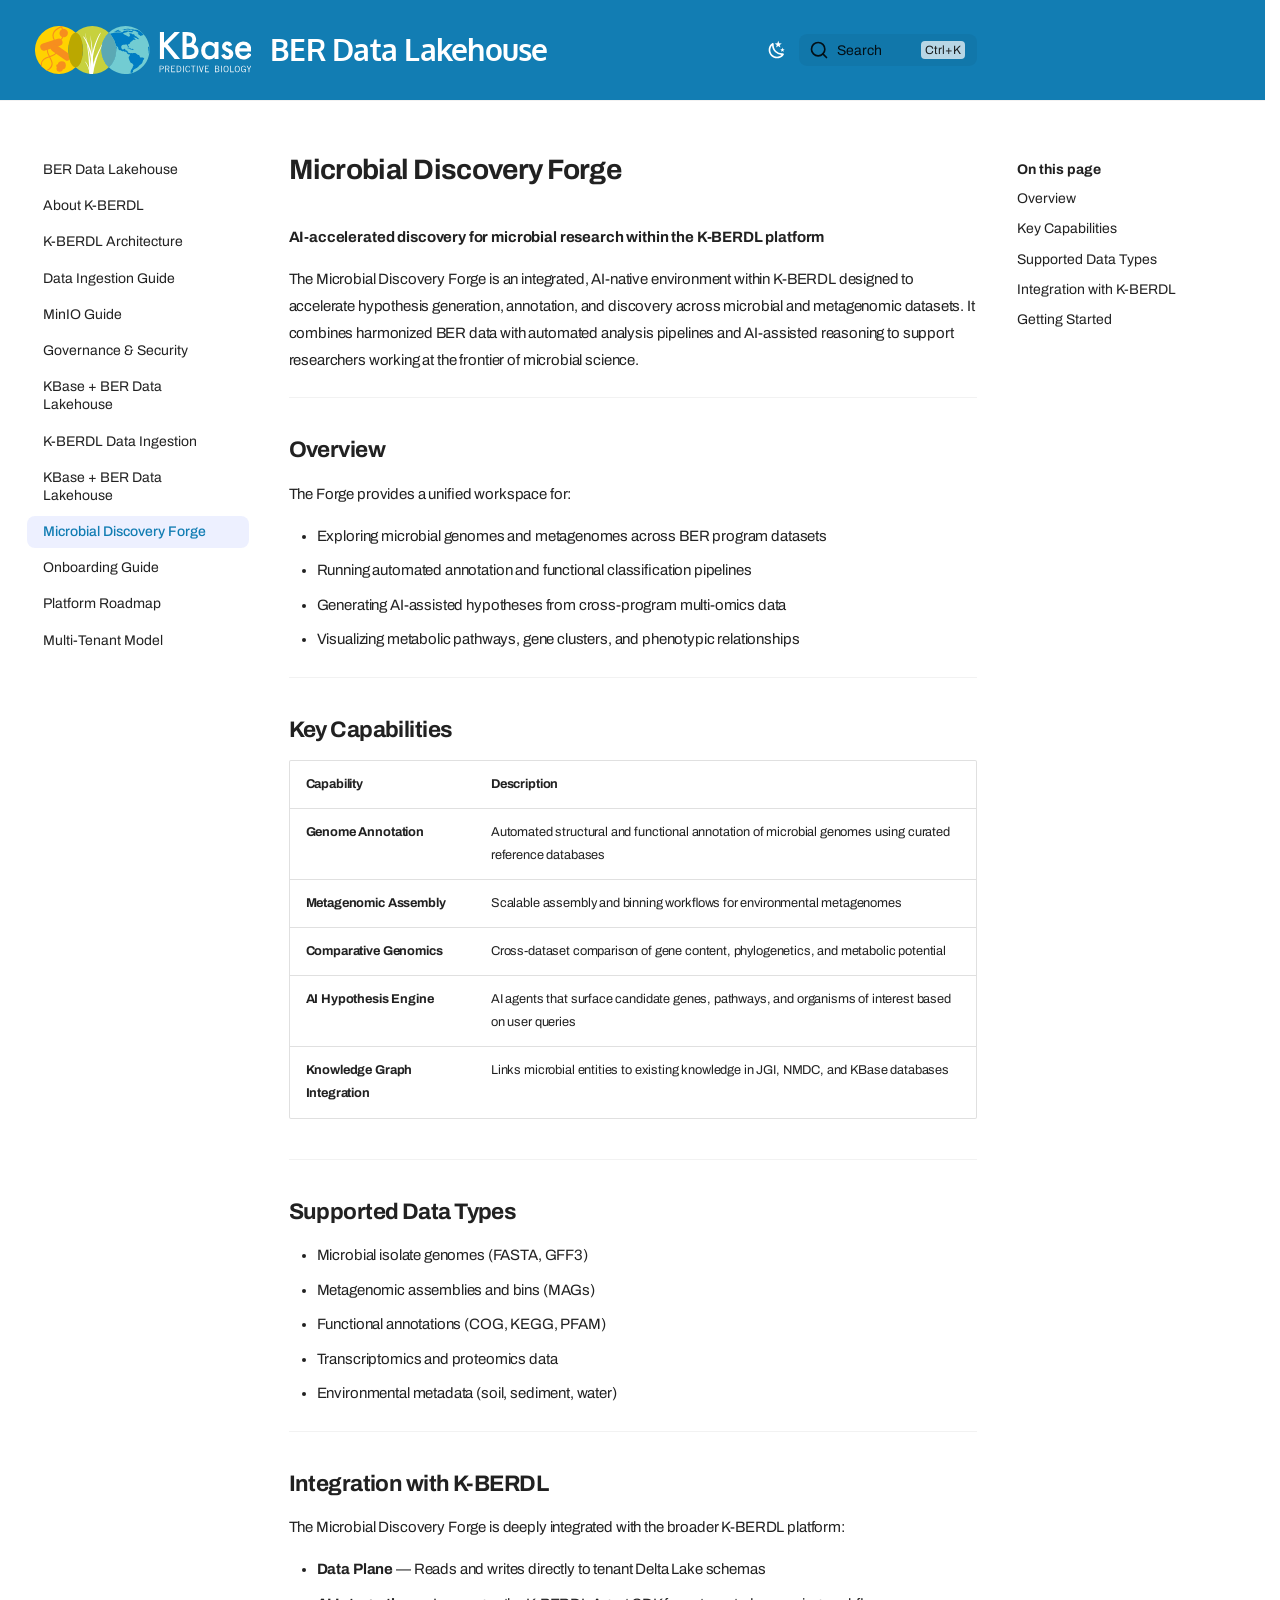
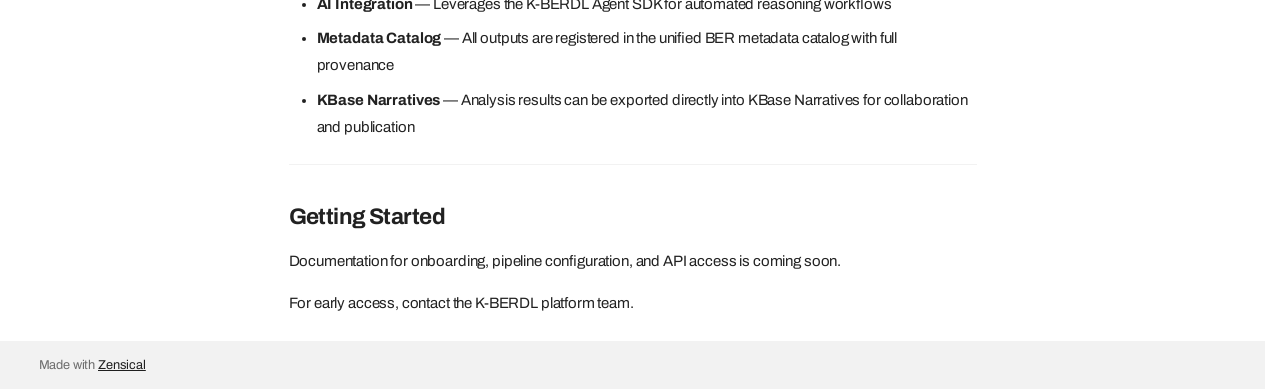
<file: microbial-discovery-forge/index.html>
<!doctype html>
<html lang="en" class="no-js">
  <head>
    
      <meta charset="utf-8">
      <meta name="viewport" content="width=device-width,initial-scale=1">
      
        <meta name="description" content="Documentation for the KBase BER Data Lakehouse (K-BERDL) — a unified, AI-native data platform for DOE Biological and Environmental Research">
      
      
      
        <link rel="canonical" href="https://gazimahmud.github.io/kberdl-docs/microbial-discovery-forge/">
      
      
        <link rel="prev" href="../leadership_overview/">
      
      
        <link rel="next" href="../onboarding-guide/">
      
      
        
      
      
      <link rel="icon" href="../assets/favicon.png">
      <meta name="generator" content="zensical-0.0.26">
    
    
      
        <title>Microbial Discovery Forge - BER Data Lakehouse</title>
      
    
    
      
        
      
      <link rel="stylesheet" href="../assets/stylesheets/modern/main.50057488.min.css">
      
        
          
        
        <link rel="stylesheet" href="../assets/stylesheets/modern/palette.dfe2e883.min.css">
      
      


    
    
      
    
    
      
        
        
        <link rel="preconnect" href="https://fonts.gstatic.com" crossorigin>
        <link rel="stylesheet" href="https://fonts.googleapis.com/css?family=Archivo:300,300i,400,400i,500,500i,700,700i%7CRoboto+Mono:400,400i,700,700i&display=fallback">
        <style>:root{--md-text-font:"Archivo";--md-code-font:"Roboto Mono"}</style>
      
    
    
      <link rel="stylesheet" href="../stylesheets/extra.css">
    
      <link rel="stylesheet" href="../stylesheets/fonts.css">
    
    <script>__md_scope=new URL("..",location),__md_hash=e=>[...e].reduce(((e,t)=>(e<<5)-e+t.charCodeAt(0)),0),__md_get=(e,t=localStorage,a=__md_scope)=>JSON.parse(t.getItem(a.pathname+"."+e)),__md_set=(e,t,a=localStorage,_=__md_scope)=>{try{a.setItem(_.pathname+"."+e,JSON.stringify(t))}catch(e){}},document.documentElement.setAttribute("data-platform",navigator.platform)</script>
    
      

    
    
  </head>
  
  
    
    
      
    
    
    
    
    <body dir="ltr" data-md-color-scheme="default" data-md-color-primary="custom" data-md-color-accent="custom">
  
    
    <input class="md-toggle" data-md-toggle="drawer" type="checkbox" id="__drawer" autocomplete="off">
    <input class="md-toggle" data-md-toggle="search" type="checkbox" id="__search" autocomplete="off">
    <label class="md-overlay" for="__drawer" aria-label="Navigation"></label>
    <div data-md-component="skip">
      
        
        <a href="#microbial-discovery-forge" class="md-skip">
          Skip to content
        </a>
      
    </div>
    <div data-md-component="announce">
      
    </div>
    
    
      

  

<header class="md-header md-header--shadow" data-md-component="header">
  <nav class="md-header__inner md-grid" aria-label="Header">
    <a href="./.." title="BER Data Lakehouse" class="md-header__button md-logo" aria-label="BER Data Lakehouse" data-md-component="logo">
      
  
  <?xml version="1.0" encoding="UTF-8"?> <svg xmlns="http://www.w3.org/2000/svg" xmlns:xlink="http://www.w3.org/1999/xlink" id="Layer_1" data-name="Layer 1" viewBox="0 0 364 80.69"><defs><style>.cls-1,.cls-7{fill:none;}.cls-2{fill:#72ccd2;}.cls-3{fill:#c7d13e;}.cls-4{fill:#ffd200;}.cls-5{fill:#ffffff;}.cls-6{clip-path:url(#clip-path);}.cls-7{stroke:#f78e1e;stroke-miterlimit:10;stroke-width:1.83px;}.cls-8{fill:#f78e1e;}.cls-9{clip-path:url(#clip-path-2);}.cls-10{fill:#ffffff;}.cls-11{clip-path:url(#clip-path-3);}.cls-12{fill:#007dc3;}.cls-13{fill:#bba800;}.cls-14{fill:#5ba8b4;}</style><clipPath id="clip-path"><path class="cls-1" d="M68.29,69.42a40.31,40.31,0,0,1,0-58.15h0a40.35,40.35,0,1,0,0,58.15Z"></path></clipPath><clipPath id="clip-path-2"><path class="cls-1" d="M111.8,40.34a40.22,40.22,0,0,1,12.39-29.07,40.29,40.29,0,0,0-55.9,0,40.29,40.29,0,0,1,0,58.15,40.29,40.29,0,0,0,55.9,0A40.23,40.23,0,0,1,111.8,40.34Z"></path></clipPath><clipPath id="clip-path-3"><path class="cls-1" d="M152.14,0a40.17,40.17,0,0,0-27.95,11.27,40.31,40.31,0,0,1,0,58.15A40.34,40.34,0,1,0,152.14,0Z"></path></clipPath></defs><path class="cls-2" d="M152.14,0a40.17,40.17,0,0,0-27.95,11.27,40.31,40.31,0,0,1,0,58.15A40.34,40.34,0,1,0,152.14,0Z"></path><path class="cls-3" d="M111.8,40.34a40.22,40.22,0,0,1,12.39-29.07,40.29,40.29,0,0,0-55.9,0,40.29,40.29,0,0,1,0,58.15,40.29,40.29,0,0,0,55.9,0A40.23,40.23,0,0,1,111.8,40.34Z"></path><path class="cls-4" d="M68.29,69.42a40.31,40.31,0,0,1,0-58.15h0a40.35,40.35,0,1,0,0,58.15Z"></path><path class="cls-5" d="M216.9,28.19l17.69-18.13h9.16L223.2,30.64l20.66,24.87h-9.18L218.31,35.29,216.9,36.7V55.51H210V10.06h6.86Z"></path><path class="cls-5" d="M248,55.51V10.06h6.83a29.46,29.46,0,0,1,7.27.71,10.94,10.94,0,0,1,4.62,2.38,12.5,12.5,0,0,1,3,4.33,13,13,0,0,1,1.15,5.3,10.74,10.74,0,0,1-3.74,8.27,11,11,0,0,1,5.71,4.33A12.21,12.21,0,0,1,275,42.5a12.12,12.12,0,0,1-3.77,9,12.4,12.4,0,0,1-5.09,3.15,29.58,29.58,0,0,1-7.74.85Zm6.85-25.93H257q3.83,0,5.61-1.7a6.54,6.54,0,0,0,1.78-5A6.29,6.29,0,0,0,262.56,18a7.62,7.62,0,0,0-5.3-1.66h-2.42Zm0,19.49h4.24q4.65,0,6.83-1.83a6.3,6.3,0,0,0,2.3-5,6.41,6.41,0,0,0-2.21-5q-2.14-2-7.68-2h-3.48Z"></path><path class="cls-5" d="M301.81,26.84h6.65V55.51h-6.65v-3A12.71,12.71,0,0,1,283.18,52a16,16,0,0,1-3.86-10.95,15.52,15.52,0,0,1,3.86-10.75,12.45,12.45,0,0,1,9.65-4.3,12.19,12.19,0,0,1,9,4.13ZM286.09,41.09a10,10,0,0,0,2.21,6.71A7.23,7.23,0,0,0,294,50.42,7.6,7.6,0,0,0,300,47.89a9.83,9.83,0,0,0,2.26-6.66A9.82,9.82,0,0,0,300,34.58,7.49,7.49,0,0,0,294.07,32a7.3,7.3,0,0,0-5.71,2.59A9.57,9.57,0,0,0,286.09,41.09Z"></path><path class="cls-5" d="M331.52,31.73l-5.47,2.91c-.87-1.75-1.94-2.62-3.21-2.62a2.21,2.21,0,0,0-1.56.6,2,2,0,0,0-.65,1.55c0,1.09,1.27,2.18,3.83,3.26q5.27,2.26,7.09,4.18a7.1,7.1,0,0,1,1.83,5.14,9,9,0,0,1-3.06,6.94,10.48,10.48,0,0,1-7.19,2.65q-7.22,0-10.21-7l5.65-2.62a12.26,12.26,0,0,0,1.79,2.62,4.1,4.1,0,0,0,2.89,1.12c2.24,0,3.35-1,3.35-3.06,0-1.18-.86-2.28-2.59-3.3-.66-.33-1.33-.66-2-1l-2-1a12.4,12.4,0,0,1-4.06-2.83,7,7,0,0,1-1.5-4.62A8.17,8.17,0,0,1,317,28.49,9,9,0,0,1,323.34,26Q328.85,26,331.52,31.73Z"></path><path class="cls-5" d="M363.73,42.74H343.19a8.69,8.69,0,0,0,2.29,5.62,7,7,0,0,0,5.21,2.06,6.77,6.77,0,0,0,4.1-1.18,17,17,0,0,0,3.62-4.36L364,48a22.2,22.2,0,0,1-2.74,3.78,14.57,14.57,0,0,1-3.09,2.59,12.44,12.44,0,0,1-3.56,1.49,17.58,17.58,0,0,1-4.15.47,13.55,13.55,0,0,1-10.31-4.12q-3.88-4.15-3.88-11t3.77-11A13,13,0,0,1,350.1,26q6.33,0,10,4t3.65,11.1Zm-6.8-5.42c-.92-3.53-3.14-5.3-6.68-5.3a6.7,6.7,0,0,0-2.26.37,6.38,6.38,0,0,0-1.93,1.06,6.59,6.59,0,0,0-1.49,1.66,7.6,7.6,0,0,0-.94,2.21Z"></path><g class="cls-6"><path class="cls-7" d="M42-12.65C39.75-7.48,45.6,2.79,47,8.1,49.12,16.31,47.35,22,39,25.29c-6.6,2.59-16.2,4.15-18.2,12.12-2.24,8.94,6.64,16.08,7.84,24.29C31.22,79.11.12,76-5.7,87.76"></path><path class="cls-7" d="M55.61-7.29C53.75-2,42.47,1.55,37.83,4.5c-7.16,4.55-9.76,9.94-5.9,18C35,28.89,41,36.57,37,43.76,32.53,51.84,21.17,51,14.7,56.19,1,67.21,25.87,86.11,22.1,98.7"></path><path class="cls-8" d="M16.88,41a6.15,6.15,0,0,1-7.74-4h0a6.16,6.16,0,0,1,4-7.74l25.08-8a6.17,6.17,0,0,1,7.74,4h0A6.17,6.17,0,0,1,42,33Z"></path><path class="cls-8" d="M29,41.89a6.16,6.16,0,0,1-1.52-8.58h0A6.17,6.17,0,0,1,36.1,31.8L57.67,46.89a6.15,6.15,0,0,1,1.52,8.57h0A6.16,6.16,0,0,1,50.61,57Z"></path><circle class="cls-8" cx="41.52" cy="71.59" r="5.33"></circle><path class="cls-8" d="M40.81,66.81a2.6,2.6,0,1,1-2.6-2.6A2.59,2.59,0,0,1,40.81,66.81Z"></path><circle class="cls-8" cx="45.01" cy="66.26" r="6.8"></circle><path class="cls-8" d="M46.31,18.81a7.11,7.11,0,1,1,8.76-4.95A7.12,7.12,0,0,1,46.31,18.81Z"></path></g><g class="cls-9"><path class="cls-10" d="M93.29,94.56A64.48,64.48,0,0,0,98.55,69.2C98.54,43,84,16.83,80.7,17.39,96.51,43.45,96,67.13,92.53,94.23"></path><path class="cls-10" d="M92.83,94.11a31.12,31.12,0,0,0,1-11.64c-1.21-11.86-8.43-23.26-9.77-22.9,7.74,11.3,8.59,22.23,8.4,34.61"></path><path class="cls-10" d="M92.46,94.49c.27-12.18,4.79-29.37,7.78-37.5,2.78-7.81,16.13-34,17.11-33.35C99,57.37,94.89,93,95.55,95"></path><path class="cls-10" d="M93.7,94a115.74,115.74,0,0,1-.79-29c2.93-28.95,15.84-55.3,18-54.1-13.76,26-16.06,52.27-16.69,82.88"></path><path class="cls-10" d="M93.09,94.52c1.18-13.53,0-33.35-1.16-42.89-1-9.13-7.28-40.47-8-40,8.85,40.62,7.68,80.74,7,82.81"></path><path class="cls-10" d="M92.17,94.45c1.18-13.53,3.68-29.75,3.68-40.52,0-14.54-3.16-38.36-2.91-38.55,8.85,40.62,1.53,77.09.86,79.15"></path></g><g class="cls-11"><path class="cls-12" d="M160.43,61.15c1,.79,2.15.63,3.21,1.72.66.68,2,2.44,1.93,3.41,0,.63-.84,1.25-1.08,1.84s-.19,1.39-.47,2.1c-.49,1.24-1.68,2.1-2.22,3.24a11.26,11.26,0,0,0-1.2,3.76c-.16,1.79.54,2.07,2.4,1.49s1.74-1.55,1.88-2.87a.5.5,0,0,1-.32,0c-.27-2.3,4.78-4.4,6.42-5.31,2.62-1.47,3.67-3.89,5.9-5.56,1.23-.92,2.47-1.43,3.34-2.81s.66-2.84,1.37-4.24c.46-.92,2.07-2.17,2.09-3.08,0-1.47-2.58-1.88-3.76-2-2.16-.33-3.25.85-3.76-1.71s-1-2.13-3.42-3c-1.68-.55-2.89-2.32-4.44-2.7a13,13,0,0,0-2.57,0c-.72,0-1.78-.68-1.56.87-.44-.14-.82-.77-1.17-.84a10.4,10.4,0,0,0-2,.14,14.07,14.07,0,0,1-3.8-.64c-2.06-.58-.84-1.21-1.7-2.75-.61-1.08-2.6-1.6-3.74-1.55.1-1.13.39-2.54-1.22-2.54-1.12,0-2,1.88-3.21,1.5-1-.29-2.13-2.52-2.3-3.38a4.52,4.52,0,0,1,1.23-3.94c1-.88,2.66-.8,3.94-.85,1,0,3-.55,3.76-.35,1.54.4,1.05,1.87,1.66,3a4.07,4.07,0,0,0,2.75,2c.38-1.39-1.62-2.59-2-3.92-.44-1.66.44-1.32,1.88-2s1.18-1.33,1.83-2.6,3-1.61,3.28-2.71c1.57-.13,1.51-2,3.2-2.06.18,1.63,2.93.43,2.9-.68-1.66.07-2.42-.17-2.05-1.88-.66,0-1.35,0-2-.06,1.39-2,4.14.78,5.77-.6a4,4,0,0,1-.46,1.62,9,9,0,0,0,3.71.87c.19-1-.35-1.3-1-1.91-.25-.26-.79-.1-1-.33s-.25-.73-.5-1c-1.21-1.26-1.94-1.2-3.47-2s-.94-2.33-2.56-2.78c-.67-.19-1.15.27-1.75,0s-1.2-1-1.8-1.28c-.93-.47-3.34-1.33-3.81,0-.26.77.63,1.27.86,1.85.44,1.09.43.65,0,1.63-.51,1.3-1.38,2.27-2.81,1.54-1.59-.82-2.71-2-4.58-2.58-2.33-.79-6-2.82-1.7-3.79a22.09,22.09,0,0,0,3.8-.82c.53-.23.78-.85,1.49-1.11a6.76,6.76,0,0,1,2.54-.1c.47,1.23,3,1.12,4.13,1.13,2.11,0,3.59-1.34.68-2.06-2.7-.67-6.31-1.38-9.05-1-.71.11-1.3.43-2.05.51s-1.85-.24-2.56.18-.41.85-1,1.53c-.82.89-1.67.81-2.75,1-4.09.8-8.13-.61-12.1.73-2.55.86-5.86.58-7.76,2.3-1.07,1-1.88,2.12-3,3-.94.74-1.75,3.55-1.75,3.55,1.37-2,4-1.79,6.13-1.68.29,1.14,1,1,1.73,1.56s1,1.31,1.68,1.69c-.64,2.67.21,7.29,2.3,9.37,1.48,1.48,2.33,1.3,3,3.25.5,1.41,1.15,3.38,2.29,4.3.31-1.37-.51-2-1.14-3.07a11.11,11.11,0,0,1-1-3.22c.67,1.4,2.09,1.93,3.12,3,1.25,1.32.59,2.75,1.51,4.1s2.9,1.06,4.26,1.76c.69.35,1,1,1.71,1.16s1.62-.46,2.37-.49c1,1.67,3.1,1,4.47,1.84s1.27,3.87,3.73,3.46c.41,1.21,1.75.43,2.57.16.22,2.67-1.26,3.14-2.16,5.28C157,54.07,159.93,60.77,160.43,61.15Z"></path><path class="cls-12" d="M133.46,9.68c-.44.26-1.3.84-1.39,1.39,1.36-.2,2.4-1.52,3.94-1.31a4.35,4.35,0,0,0,1.87.05,5.4,5.4,0,0,1,2.08,0c.73.08,1.39-.23,2.07-.06s1.22.44,1.82.11c1-.55-.23-.86-.51-1.25-.12-.17-.09-.49-.24-.6a1.5,1.5,0,0,0-.84,0,8.73,8.73,0,0,0-1.56.54,16.05,16.05,0,0,1-2.44.59c0-.74,2.23-1.12,2.78-1.24.77-.17,1.09-.5.07-.56,0-.72-.32-1-1.1-.84a26.24,26.24,0,0,0-3.62,1.4,5.62,5.62,0,0,0-2.19,1.44,4.16,4.16,0,0,1-1.39.86"></path><path class="cls-12" d="M162,6.73a.94.94,0,0,1,1.16.36c.21.33.17.52.57.69a2.53,2.53,0,0,0,1.06.1c1.61,0,3.38-.06,4.84.8a14.6,14.6,0,0,1,1.63,1.05,4.41,4.41,0,0,0,.71.54,12.36,12.36,0,0,1,1.23.54,1.75,1.75,0,0,1,.53,1.52c-.15.3-.78.26-1.15.25-.22.81,1.74,1.68,2.2,2a13.52,13.52,0,0,1,2.29,1.9c.72.69,1,.54,1.59-.24.46-.61.8-.91,1.57-.8s1,.14,1.53-.4c.32-.35.9-.83.72-1.35-.12-.35-.65-.62-.93-.85-.55-.47-1.09-1-1.63-1.45a18.4,18.4,0,0,0-4.36-2.82c-1-.5-1.95-1.27-3-1.71a11.13,11.13,0,0,0-3.82-.5,8.11,8.11,0,0,1-2.91-.68,18.29,18.29,0,0,0-2.6-.38,15.44,15.44,0,0,0-3.84-.43c-1.51,0-3.05-.23-4.56-.16a10.83,10.83,0,0,0-1.68.41,11.93,11.93,0,0,1-1.79.09,4.93,4.93,0,0,0-2.1.27c-.25.16-.28.44-.56.6s-1.63,0-1.63.53c.67,0,1.32-.35,2-.25a3.76,3.76,0,0,0,1.84.15,10,10,0,0,1,2.2-.55c.79,0,1.61-.1,2.39-.1s1.61.22,2.42.25a7.82,7.82,0,0,0,1.28,0,6.89,6.89,0,0,1,1.25-.24c.38,0,.31.16.64.35a2.52,2.52,0,0,0,1.36.2c.61,0,.93,0,.74.65"></path><path class="cls-12" d="M190.25,35c-.33.26-.05,1-.16,1.42-.23.78.38,1.22.38,2a21.26,21.26,0,0,0,.15,2.26c.11,1,.7,1.89.41,2.84-.21.68.22,1.23.25,2a1.75,1.75,0,0,0,.19,1c.05.07.49.36.6.31.37-.14.35-1.37.39-1.7.26-2,1-4.06,1-6.13,0-1.16-.56-1.61-1-2.6a13.58,13.58,0,0,0-1.26-1.63"></path><path class="cls-12" d="M155.78,36.83c-.26-.2-1.57,1,0,.51a3.51,3.51,0,0,1,2.22.3c.46.19,1.79.24,2,.74.09.17-.12.46,0,.6s1.05.21,1.29.1.62-.54.55-.84-.66-.41-.94-.52c-.6-.22-1.11-.81-1.72-.92-.3-.06-.58.1-.85.08s-.75-.27-1.18-.3a6.34,6.34,0,0,0-1.25-.15c-.27.09-.26.25-.4.45"></path><path class="cls-12" d="M159.62,39.73c-.08-.07-.12-.13-.24-.09-.14.64,1,.81,1,.24,0-.33-.82-.43-1-.25"></path><path class="cls-12" d="M163.46,38.18c-.16.12-.52.32-.6.51-.16.45.19.18.24.49.11.59-.74.2-.82.61-.16.7,1.17.24,1.33.25.51,0,.6.41,1.25.13.23-.1.28-.21.55-.24s.4.1.49,0c.58-.43-.59-.91-.83-1a4,4,0,0,0-1-.5c-.14,0-.35,0-.5-.09s-.13-.26-.4-.11"></path></g><path class="cls-2" d="M111.79,40.39a40.2,40.2,0,0,0,12.4,29.08,40.32,40.32,0,0,0,0-58.16A40.2,40.2,0,0,0,111.79,40.39Z"></path><ellipse class="cls-13" cx="68.29" cy="40.39" rx="12.4" ry="29.08"></ellipse><path class="cls-14" d="M111.79,40.39a40.2,40.2,0,0,0,12.4,29.08,40.32,40.32,0,0,0,0-58.16A40.2,40.2,0,0,0,111.79,40.39Z"></path><path class="cls-10" d="M209.46,77.62V66.85h3.76c2.3,0,3.3,1.31,3.3,3s-1.24,3-4,3h-1.91v4.8Zm1.19-5.82h2c2,0,2.64-.68,2.64-2s-.76-2-2.37-2h-2.3Z"></path><path class="cls-10" d="M218.91,77.62V66.85h3.46c2.33,0,3.6,1,3.6,2.83a2.8,2.8,0,0,1-2.15,2.81l2.28,5.13h-1.3l-2.17-4.89H220.1v4.89Zm1.19-5.91h2.17c1.64,0,2.51-.61,2.51-2s-1-1.88-2.53-1.88H220.1Z"></path><path class="cls-10" d="M235.44,66.85v1h-5.26v3.61h3.74v1h-3.74v4.12h5.56v1H229V66.85Z"></path><path class="cls-10" d="M238.22,66.85h2.9c2.92,0,4.86,1.85,4.86,5.38,0,3.17-1.7,5.39-4.92,5.39h-2.84Zm1.2,9.76H241c2.47,0,3.76-1.48,3.76-4.38,0-3.14-1.49-4.37-3.7-4.37h-1.67Z"></path><path class="cls-10" d="M250,66.85V77.62h-1.2V66.85Z"></path><path class="cls-10" d="M260.71,74.4c-.48,2-1.58,3.37-3.79,3.37-2.42,0-4.12-1.76-4.12-5.54,0-3.5,1.52-5.53,4.12-5.53,2,0,3.16,1.16,3.64,3.13l-1.1.33c-.39-1.52-1.08-2.45-2.69-2.45S254,69.15,254,72.23s1.23,4.53,3,4.53,2.3-1.26,2.62-2.57Z"></path><path class="cls-10" d="M266.5,67.86v9.76h-1.19V67.86h-3.23v-1h7.64v1Z"></path><path class="cls-10" d="M273.38,66.85V77.62h-1.19V66.85Z"></path><path class="cls-10" d="M275.81,66.85H277l2.66,8.83h0l2.67-8.83h1.21l-3.35,10.77h-1.09Z"></path><path class="cls-10" d="M292.32,66.85v1h-5.27v3.61h3.75v1h-3.75v4.12h5.57v1h-6.76V66.85Z"></path><path class="cls-10" d="M302.61,66.85h4a2.73,2.73,0,0,1,3,2.65A2.41,2.41,0,0,1,307.77,72v0a2.74,2.74,0,0,1,2.08,2.72c0,1.61-1,2.89-3.91,2.89h-3.34Zm1.19,4.62h2.09c1.8,0,2.51-.92,2.51-1.83,0-1.21-.66-1.78-2-1.78H303.8Zm0,5.14H306c1.76,0,2.62-.6,2.62-1.94s-1.1-2.18-2.8-2.18H303.8Z"></path><path class="cls-10" d="M314.08,66.85V77.62h-1.2V66.85Z"></path><path class="cls-10" d="M321.18,66.7c2.64,0,4.21,1.94,4.21,5.53s-1.57,5.54-4.21,5.54S317,75.83,317,72.23,318.54,66.7,321.18,66.7Zm0,10.06c1.89,0,3-1.47,3-4.53s-1.12-4.52-3-4.52-3,1.47-3,4.52S319.28,76.76,321.18,76.76Z"></path><path class="cls-10" d="M328.15,77.62V66.85h1.19v9.76h5.1v1Z"></path><path class="cls-10" d="M340,66.7c2.64,0,4.21,1.94,4.21,5.53s-1.57,5.54-4.21,5.54-4.21-1.94-4.21-5.54S337.35,66.7,340,66.7Zm0,10.06c1.9,0,3-1.47,3-4.53s-1.11-4.52-3-4.52-3,1.47-3,4.52S338.09,76.76,340,76.76Z"></path><path class="cls-10" d="M354.34,72.44v5.18h-1v-1h0a3.43,3.43,0,0,1-2.82,1.13c-2.45,0-4.21-1.76-4.21-5.54s1.76-5.53,4.21-5.53c1.82,0,3.22.86,3.88,3.16l-1.14.23c-.53-1.72-1.43-2.38-2.68-2.38-1.59,0-3.08,1.08-3.08,4.52s1.49,4.53,3.08,4.53a2.31,2.31,0,0,0,2.58-2.39v-.91h-2.43v-1Z"></path><path class="cls-10" d="M359.12,73.08l-3.31-6.23h1.32l2.59,4.94,2.6-4.94h1.31l-3.31,6.23v4.54h-1.2Z"></path></svg> 

    </a>
    <label class="md-header__button md-icon" for="__drawer" aria-label="Navigation">
      
      <svg xmlns="http://www.w3.org/2000/svg" fill="none" stroke="currentColor" stroke-linecap="round" stroke-linejoin="round" stroke-width="2" class="lucide lucide-menu" viewBox="0 0 24 24"><path d="M4 5h16M4 12h16M4 19h16"/></svg>
    </label>
    <div class="md-header__title" data-md-component="header-title">
      <div class="md-header__ellipsis">
        <div class="md-header__topic">
          <span class="md-ellipsis">
            BER Data Lakehouse
          </span>
        </div>
        <div class="md-header__topic" data-md-component="header-topic">
          <span class="md-ellipsis">
            
              Microbial Discovery Forge
            
          </span>
        </div>
      </div>
    </div>
    
      
        <form class="md-header__option" data-md-component="palette">
  
    
    
    
    <input class="md-option" data-md-color-media="none" data-md-color-scheme="default" data-md-color-primary="custom" data-md-color-accent="custom"  aria-label="Switch to dark mode"  type="radio" name="__palette" id="__palette_0">
    
      <label class="md-header__button md-icon" title="Switch to dark mode" for="__palette_1" hidden>
        <svg xmlns="http://www.w3.org/2000/svg" viewBox="0 0 24 24"><path d="m17.75 4.09-2.53 1.94.91 3.06-2.63-1.81-2.63 1.81.91-3.06-2.53-1.94L12.44 4l1.06-3 1.06 3zm3.5 6.91-1.64 1.25.59 1.98-1.7-1.17-1.7 1.17.59-1.98L15.75 11l2.06-.05L18.5 9l.69 1.95zm-2.28 4.95c.83-.08 1.72 1.1 1.19 1.85-.32.45-.66.87-1.08 1.27C15.17 23 8.84 23 4.94 19.07c-3.91-3.9-3.91-10.24 0-14.14.4-.4.82-.76 1.27-1.08.75-.53 1.93.36 1.85 1.19-.27 2.86.69 5.83 2.89 8.02a9.96 9.96 0 0 0 8.02 2.89m-1.64 2.02a12.08 12.08 0 0 1-7.8-3.47c-2.17-2.19-3.33-5-3.49-7.82-2.81 3.14-2.7 7.96.31 10.98 3.02 3.01 7.84 3.12 10.98.31"/></svg>
      </label>
    
  
    
    
    
    <input class="md-option" data-md-color-media="none" data-md-color-scheme="slate" data-md-color-primary="custom" data-md-color-accent="custom"  aria-label="Switch to light mode"  type="radio" name="__palette" id="__palette_1">
    
      <label class="md-header__button md-icon" title="Switch to light mode" for="__palette_0" hidden>
        <svg xmlns="http://www.w3.org/2000/svg" viewBox="0 0 24 24"><path d="M12 7a5 5 0 0 1 5 5 5 5 0 0 1-5 5 5 5 0 0 1-5-5 5 5 0 0 1 5-5m0 2a3 3 0 0 0-3 3 3 3 0 0 0 3 3 3 3 0 0 0 3-3 3 3 0 0 0-3-3m0-7 2.39 3.42C13.65 5.15 12.84 5 12 5s-1.65.15-2.39.42zM3.34 7l4.16-.35A7.2 7.2 0 0 0 5.94 8.5c-.44.74-.69 1.5-.83 2.29zm.02 10 1.76-3.77a7.131 7.131 0 0 0 2.38 4.14zM20.65 7l-1.77 3.79a7.02 7.02 0 0 0-2.38-4.15zm-.01 10-4.14.36c.59-.51 1.12-1.14 1.54-1.86.42-.73.69-1.5.83-2.29zM12 22l-2.41-3.44c.74.27 1.55.44 2.41.44.82 0 1.63-.17 2.37-.44z"/></svg>
      </label>
    
  
</form>
      
    
    
      <script>var palette=__md_get("__palette");if(palette&&palette.color){if("(prefers-color-scheme)"===palette.color.media){var media=matchMedia("(prefers-color-scheme: light)"),input=document.querySelector(media.matches?"[data-md-color-media='(prefers-color-scheme: light)']":"[data-md-color-media='(prefers-color-scheme: dark)']");palette.color.media=input.getAttribute("data-md-color-media"),palette.color.scheme=input.getAttribute("data-md-color-scheme"),palette.color.primary=input.getAttribute("data-md-color-primary"),palette.color.accent=input.getAttribute("data-md-color-accent")}for(var[key,value]of Object.entries(palette.color))document.body.setAttribute("data-md-color-"+key,value)}</script>
    
    
    
      
      
        <label class="md-header__button md-icon" for="__search" aria-label="Search">
          
          <svg xmlns="http://www.w3.org/2000/svg" fill="none" stroke="currentColor" stroke-linecap="round" stroke-linejoin="round" stroke-width="2" class="lucide lucide-search" viewBox="0 0 24 24"><path d="m21 21-4.34-4.34"/><circle cx="11" cy="11" r="8"/></svg>
        </label>
        <div class="md-search" data-md-component="search" role="dialog" aria-label="Search">
  <button type="button" class="md-search__button">
    Search
  </button>
</div>
      
    
    <div class="md-header__source">
      
    </div>
  </nav>
  
</header>
    
    <div class="md-container" data-md-component="container">
      
      
        
          
        
      
      <main class="md-main" data-md-component="main">
        <div class="md-main__inner md-grid">
          
            
              
              <div class="md-sidebar md-sidebar--primary" data-md-component="sidebar" data-md-type="navigation" >
                <div class="md-sidebar__scrollwrap">
                  <div class="md-sidebar__inner">
                    



<nav class="md-nav md-nav--primary" aria-label="Navigation" data-md-level="0">
  <label class="md-nav__title" for="__drawer">
    <a href="./.." title="BER Data Lakehouse" class="md-nav__button md-logo" aria-label="BER Data Lakehouse" data-md-component="logo">
      
  
  <?xml version="1.0" encoding="UTF-8"?> <svg xmlns="http://www.w3.org/2000/svg" xmlns:xlink="http://www.w3.org/1999/xlink" id="Layer_1" data-name="Layer 1" viewBox="0 0 364 80.69"><defs><style>.cls-1,.cls-7{fill:none;}.cls-2{fill:#72ccd2;}.cls-3{fill:#c7d13e;}.cls-4{fill:#ffd200;}.cls-5{fill:#ffffff;}.cls-6{clip-path:url(#clip-path);}.cls-7{stroke:#f78e1e;stroke-miterlimit:10;stroke-width:1.83px;}.cls-8{fill:#f78e1e;}.cls-9{clip-path:url(#clip-path-2);}.cls-10{fill:#ffffff;}.cls-11{clip-path:url(#clip-path-3);}.cls-12{fill:#007dc3;}.cls-13{fill:#bba800;}.cls-14{fill:#5ba8b4;}</style><clipPath id="clip-path"><path class="cls-1" d="M68.29,69.42a40.31,40.31,0,0,1,0-58.15h0a40.35,40.35,0,1,0,0,58.15Z"></path></clipPath><clipPath id="clip-path-2"><path class="cls-1" d="M111.8,40.34a40.22,40.22,0,0,1,12.39-29.07,40.29,40.29,0,0,0-55.9,0,40.29,40.29,0,0,1,0,58.15,40.29,40.29,0,0,0,55.9,0A40.23,40.23,0,0,1,111.8,40.34Z"></path></clipPath><clipPath id="clip-path-3"><path class="cls-1" d="M152.14,0a40.17,40.17,0,0,0-27.95,11.27,40.31,40.31,0,0,1,0,58.15A40.34,40.34,0,1,0,152.14,0Z"></path></clipPath></defs><path class="cls-2" d="M152.14,0a40.17,40.17,0,0,0-27.95,11.27,40.31,40.31,0,0,1,0,58.15A40.34,40.34,0,1,0,152.14,0Z"></path><path class="cls-3" d="M111.8,40.34a40.22,40.22,0,0,1,12.39-29.07,40.29,40.29,0,0,0-55.9,0,40.29,40.29,0,0,1,0,58.15,40.29,40.29,0,0,0,55.9,0A40.23,40.23,0,0,1,111.8,40.34Z"></path><path class="cls-4" d="M68.29,69.42a40.31,40.31,0,0,1,0-58.15h0a40.35,40.35,0,1,0,0,58.15Z"></path><path class="cls-5" d="M216.9,28.19l17.69-18.13h9.16L223.2,30.64l20.66,24.87h-9.18L218.31,35.29,216.9,36.7V55.51H210V10.06h6.86Z"></path><path class="cls-5" d="M248,55.51V10.06h6.83a29.46,29.46,0,0,1,7.27.71,10.94,10.94,0,0,1,4.62,2.38,12.5,12.5,0,0,1,3,4.33,13,13,0,0,1,1.15,5.3,10.74,10.74,0,0,1-3.74,8.27,11,11,0,0,1,5.71,4.33A12.21,12.21,0,0,1,275,42.5a12.12,12.12,0,0,1-3.77,9,12.4,12.4,0,0,1-5.09,3.15,29.58,29.58,0,0,1-7.74.85Zm6.85-25.93H257q3.83,0,5.61-1.7a6.54,6.54,0,0,0,1.78-5A6.29,6.29,0,0,0,262.56,18a7.62,7.62,0,0,0-5.3-1.66h-2.42Zm0,19.49h4.24q4.65,0,6.83-1.83a6.3,6.3,0,0,0,2.3-5,6.41,6.41,0,0,0-2.21-5q-2.14-2-7.68-2h-3.48Z"></path><path class="cls-5" d="M301.81,26.84h6.65V55.51h-6.65v-3A12.71,12.71,0,0,1,283.18,52a16,16,0,0,1-3.86-10.95,15.52,15.52,0,0,1,3.86-10.75,12.45,12.45,0,0,1,9.65-4.3,12.19,12.19,0,0,1,9,4.13ZM286.09,41.09a10,10,0,0,0,2.21,6.71A7.23,7.23,0,0,0,294,50.42,7.6,7.6,0,0,0,300,47.89a9.83,9.83,0,0,0,2.26-6.66A9.82,9.82,0,0,0,300,34.58,7.49,7.49,0,0,0,294.07,32a7.3,7.3,0,0,0-5.71,2.59A9.57,9.57,0,0,0,286.09,41.09Z"></path><path class="cls-5" d="M331.52,31.73l-5.47,2.91c-.87-1.75-1.94-2.62-3.21-2.62a2.21,2.21,0,0,0-1.56.6,2,2,0,0,0-.65,1.55c0,1.09,1.27,2.18,3.83,3.26q5.27,2.26,7.09,4.18a7.1,7.1,0,0,1,1.83,5.14,9,9,0,0,1-3.06,6.94,10.48,10.48,0,0,1-7.19,2.65q-7.22,0-10.21-7l5.65-2.62a12.26,12.26,0,0,0,1.79,2.62,4.1,4.1,0,0,0,2.89,1.12c2.24,0,3.35-1,3.35-3.06,0-1.18-.86-2.28-2.59-3.3-.66-.33-1.33-.66-2-1l-2-1a12.4,12.4,0,0,1-4.06-2.83,7,7,0,0,1-1.5-4.62A8.17,8.17,0,0,1,317,28.49,9,9,0,0,1,323.34,26Q328.85,26,331.52,31.73Z"></path><path class="cls-5" d="M363.73,42.74H343.19a8.69,8.69,0,0,0,2.29,5.62,7,7,0,0,0,5.21,2.06,6.77,6.77,0,0,0,4.1-1.18,17,17,0,0,0,3.62-4.36L364,48a22.2,22.2,0,0,1-2.74,3.78,14.57,14.57,0,0,1-3.09,2.59,12.44,12.44,0,0,1-3.56,1.49,17.58,17.58,0,0,1-4.15.47,13.55,13.55,0,0,1-10.31-4.12q-3.88-4.15-3.88-11t3.77-11A13,13,0,0,1,350.1,26q6.33,0,10,4t3.65,11.1Zm-6.8-5.42c-.92-3.53-3.14-5.3-6.68-5.3a6.7,6.7,0,0,0-2.26.37,6.38,6.38,0,0,0-1.93,1.06,6.59,6.59,0,0,0-1.49,1.66,7.6,7.6,0,0,0-.94,2.21Z"></path><g class="cls-6"><path class="cls-7" d="M42-12.65C39.75-7.48,45.6,2.79,47,8.1,49.12,16.31,47.35,22,39,25.29c-6.6,2.59-16.2,4.15-18.2,12.12-2.24,8.94,6.64,16.08,7.84,24.29C31.22,79.11.12,76-5.7,87.76"></path><path class="cls-7" d="M55.61-7.29C53.75-2,42.47,1.55,37.83,4.5c-7.16,4.55-9.76,9.94-5.9,18C35,28.89,41,36.57,37,43.76,32.53,51.84,21.17,51,14.7,56.19,1,67.21,25.87,86.11,22.1,98.7"></path><path class="cls-8" d="M16.88,41a6.15,6.15,0,0,1-7.74-4h0a6.16,6.16,0,0,1,4-7.74l25.08-8a6.17,6.17,0,0,1,7.74,4h0A6.17,6.17,0,0,1,42,33Z"></path><path class="cls-8" d="M29,41.89a6.16,6.16,0,0,1-1.52-8.58h0A6.17,6.17,0,0,1,36.1,31.8L57.67,46.89a6.15,6.15,0,0,1,1.52,8.57h0A6.16,6.16,0,0,1,50.61,57Z"></path><circle class="cls-8" cx="41.52" cy="71.59" r="5.33"></circle><path class="cls-8" d="M40.81,66.81a2.6,2.6,0,1,1-2.6-2.6A2.59,2.59,0,0,1,40.81,66.81Z"></path><circle class="cls-8" cx="45.01" cy="66.26" r="6.8"></circle><path class="cls-8" d="M46.31,18.81a7.11,7.11,0,1,1,8.76-4.95A7.12,7.12,0,0,1,46.31,18.81Z"></path></g><g class="cls-9"><path class="cls-10" d="M93.29,94.56A64.48,64.48,0,0,0,98.55,69.2C98.54,43,84,16.83,80.7,17.39,96.51,43.45,96,67.13,92.53,94.23"></path><path class="cls-10" d="M92.83,94.11a31.12,31.12,0,0,0,1-11.64c-1.21-11.86-8.43-23.26-9.77-22.9,7.74,11.3,8.59,22.23,8.4,34.61"></path><path class="cls-10" d="M92.46,94.49c.27-12.18,4.79-29.37,7.78-37.5,2.78-7.81,16.13-34,17.11-33.35C99,57.37,94.89,93,95.55,95"></path><path class="cls-10" d="M93.7,94a115.74,115.74,0,0,1-.79-29c2.93-28.95,15.84-55.3,18-54.1-13.76,26-16.06,52.27-16.69,82.88"></path><path class="cls-10" d="M93.09,94.52c1.18-13.53,0-33.35-1.16-42.89-1-9.13-7.28-40.47-8-40,8.85,40.62,7.68,80.74,7,82.81"></path><path class="cls-10" d="M92.17,94.45c1.18-13.53,3.68-29.75,3.68-40.52,0-14.54-3.16-38.36-2.91-38.55,8.85,40.62,1.53,77.09.86,79.15"></path></g><g class="cls-11"><path class="cls-12" d="M160.43,61.15c1,.79,2.15.63,3.21,1.72.66.68,2,2.44,1.93,3.41,0,.63-.84,1.25-1.08,1.84s-.19,1.39-.47,2.1c-.49,1.24-1.68,2.1-2.22,3.24a11.26,11.26,0,0,0-1.2,3.76c-.16,1.79.54,2.07,2.4,1.49s1.74-1.55,1.88-2.87a.5.5,0,0,1-.32,0c-.27-2.3,4.78-4.4,6.42-5.31,2.62-1.47,3.67-3.89,5.9-5.56,1.23-.92,2.47-1.43,3.34-2.81s.66-2.84,1.37-4.24c.46-.92,2.07-2.17,2.09-3.08,0-1.47-2.58-1.88-3.76-2-2.16-.33-3.25.85-3.76-1.71s-1-2.13-3.42-3c-1.68-.55-2.89-2.32-4.44-2.7a13,13,0,0,0-2.57,0c-.72,0-1.78-.68-1.56.87-.44-.14-.82-.77-1.17-.84a10.4,10.4,0,0,0-2,.14,14.07,14.07,0,0,1-3.8-.64c-2.06-.58-.84-1.21-1.7-2.75-.61-1.08-2.6-1.6-3.74-1.55.1-1.13.39-2.54-1.22-2.54-1.12,0-2,1.88-3.21,1.5-1-.29-2.13-2.52-2.3-3.38a4.52,4.52,0,0,1,1.23-3.94c1-.88,2.66-.8,3.94-.85,1,0,3-.55,3.76-.35,1.54.4,1.05,1.87,1.66,3a4.07,4.07,0,0,0,2.75,2c.38-1.39-1.62-2.59-2-3.92-.44-1.66.44-1.32,1.88-2s1.18-1.33,1.83-2.6,3-1.61,3.28-2.71c1.57-.13,1.51-2,3.2-2.06.18,1.63,2.93.43,2.9-.68-1.66.07-2.42-.17-2.05-1.88-.66,0-1.35,0-2-.06,1.39-2,4.14.78,5.77-.6a4,4,0,0,1-.46,1.62,9,9,0,0,0,3.71.87c.19-1-.35-1.3-1-1.91-.25-.26-.79-.1-1-.33s-.25-.73-.5-1c-1.21-1.26-1.94-1.2-3.47-2s-.94-2.33-2.56-2.78c-.67-.19-1.15.27-1.75,0s-1.2-1-1.8-1.28c-.93-.47-3.34-1.33-3.81,0-.26.77.63,1.27.86,1.85.44,1.09.43.65,0,1.63-.51,1.3-1.38,2.27-2.81,1.54-1.59-.82-2.71-2-4.58-2.58-2.33-.79-6-2.82-1.7-3.79a22.09,22.09,0,0,0,3.8-.82c.53-.23.78-.85,1.49-1.11a6.76,6.76,0,0,1,2.54-.1c.47,1.23,3,1.12,4.13,1.13,2.11,0,3.59-1.34.68-2.06-2.7-.67-6.31-1.38-9.05-1-.71.11-1.3.43-2.05.51s-1.85-.24-2.56.18-.41.85-1,1.53c-.82.89-1.67.81-2.75,1-4.09.8-8.13-.61-12.1.73-2.55.86-5.86.58-7.76,2.3-1.07,1-1.88,2.12-3,3-.94.74-1.75,3.55-1.75,3.55,1.37-2,4-1.79,6.13-1.68.29,1.14,1,1,1.73,1.56s1,1.31,1.68,1.69c-.64,2.67.21,7.29,2.3,9.37,1.48,1.48,2.33,1.3,3,3.25.5,1.41,1.15,3.38,2.29,4.3.31-1.37-.51-2-1.14-3.07a11.11,11.11,0,0,1-1-3.22c.67,1.4,2.09,1.93,3.12,3,1.25,1.32.59,2.75,1.51,4.1s2.9,1.06,4.26,1.76c.69.35,1,1,1.71,1.16s1.62-.46,2.37-.49c1,1.67,3.1,1,4.47,1.84s1.27,3.87,3.73,3.46c.41,1.21,1.75.43,2.57.16.22,2.67-1.26,3.14-2.16,5.28C157,54.07,159.93,60.77,160.43,61.15Z"></path><path class="cls-12" d="M133.46,9.68c-.44.26-1.3.84-1.39,1.39,1.36-.2,2.4-1.52,3.94-1.31a4.35,4.35,0,0,0,1.87.05,5.4,5.4,0,0,1,2.08,0c.73.08,1.39-.23,2.07-.06s1.22.44,1.82.11c1-.55-.23-.86-.51-1.25-.12-.17-.09-.49-.24-.6a1.5,1.5,0,0,0-.84,0,8.73,8.73,0,0,0-1.56.54,16.05,16.05,0,0,1-2.44.59c0-.74,2.23-1.12,2.78-1.24.77-.17,1.09-.5.07-.56,0-.72-.32-1-1.1-.84a26.24,26.24,0,0,0-3.62,1.4,5.62,5.62,0,0,0-2.19,1.44,4.16,4.16,0,0,1-1.39.86"></path><path class="cls-12" d="M162,6.73a.94.94,0,0,1,1.16.36c.21.33.17.52.57.69a2.53,2.53,0,0,0,1.06.1c1.61,0,3.38-.06,4.84.8a14.6,14.6,0,0,1,1.63,1.05,4.41,4.41,0,0,0,.71.54,12.36,12.36,0,0,1,1.23.54,1.75,1.75,0,0,1,.53,1.52c-.15.3-.78.26-1.15.25-.22.81,1.74,1.68,2.2,2a13.52,13.52,0,0,1,2.29,1.9c.72.69,1,.54,1.59-.24.46-.61.8-.91,1.57-.8s1,.14,1.53-.4c.32-.35.9-.83.72-1.35-.12-.35-.65-.62-.93-.85-.55-.47-1.09-1-1.63-1.45a18.4,18.4,0,0,0-4.36-2.82c-1-.5-1.95-1.27-3-1.71a11.13,11.13,0,0,0-3.82-.5,8.11,8.11,0,0,1-2.91-.68,18.29,18.29,0,0,0-2.6-.38,15.44,15.44,0,0,0-3.84-.43c-1.51,0-3.05-.23-4.56-.16a10.83,10.83,0,0,0-1.68.41,11.93,11.93,0,0,1-1.79.09,4.93,4.93,0,0,0-2.1.27c-.25.16-.28.44-.56.6s-1.63,0-1.63.53c.67,0,1.32-.35,2-.25a3.76,3.76,0,0,0,1.84.15,10,10,0,0,1,2.2-.55c.79,0,1.61-.1,2.39-.1s1.61.22,2.42.25a7.82,7.82,0,0,0,1.28,0,6.89,6.89,0,0,1,1.25-.24c.38,0,.31.16.64.35a2.52,2.52,0,0,0,1.36.2c.61,0,.93,0,.74.65"></path><path class="cls-12" d="M190.25,35c-.33.26-.05,1-.16,1.42-.23.78.38,1.22.38,2a21.26,21.26,0,0,0,.15,2.26c.11,1,.7,1.89.41,2.84-.21.68.22,1.23.25,2a1.75,1.75,0,0,0,.19,1c.05.07.49.36.6.31.37-.14.35-1.37.39-1.7.26-2,1-4.06,1-6.13,0-1.16-.56-1.61-1-2.6a13.58,13.58,0,0,0-1.26-1.63"></path><path class="cls-12" d="M155.78,36.83c-.26-.2-1.57,1,0,.51a3.51,3.51,0,0,1,2.22.3c.46.19,1.79.24,2,.74.09.17-.12.46,0,.6s1.05.21,1.29.1.62-.54.55-.84-.66-.41-.94-.52c-.6-.22-1.11-.81-1.72-.92-.3-.06-.58.1-.85.08s-.75-.27-1.18-.3a6.34,6.34,0,0,0-1.25-.15c-.27.09-.26.25-.4.45"></path><path class="cls-12" d="M159.62,39.73c-.08-.07-.12-.13-.24-.09-.14.64,1,.81,1,.24,0-.33-.82-.43-1-.25"></path><path class="cls-12" d="M163.46,38.18c-.16.12-.52.32-.6.51-.16.45.19.18.24.49.11.59-.74.2-.82.61-.16.7,1.17.24,1.33.25.51,0,.6.41,1.25.13.23-.1.28-.21.55-.24s.4.1.49,0c.58-.43-.59-.91-.83-1a4,4,0,0,0-1-.5c-.14,0-.35,0-.5-.09s-.13-.26-.4-.11"></path></g><path class="cls-2" d="M111.79,40.39a40.2,40.2,0,0,0,12.4,29.08,40.32,40.32,0,0,0,0-58.16A40.2,40.2,0,0,0,111.79,40.39Z"></path><ellipse class="cls-13" cx="68.29" cy="40.39" rx="12.4" ry="29.08"></ellipse><path class="cls-14" d="M111.79,40.39a40.2,40.2,0,0,0,12.4,29.08,40.32,40.32,0,0,0,0-58.16A40.2,40.2,0,0,0,111.79,40.39Z"></path><path class="cls-10" d="M209.46,77.62V66.85h3.76c2.3,0,3.3,1.31,3.3,3s-1.24,3-4,3h-1.91v4.8Zm1.19-5.82h2c2,0,2.64-.68,2.64-2s-.76-2-2.37-2h-2.3Z"></path><path class="cls-10" d="M218.91,77.62V66.85h3.46c2.33,0,3.6,1,3.6,2.83a2.8,2.8,0,0,1-2.15,2.81l2.28,5.13h-1.3l-2.17-4.89H220.1v4.89Zm1.19-5.91h2.17c1.64,0,2.51-.61,2.51-2s-1-1.88-2.53-1.88H220.1Z"></path><path class="cls-10" d="M235.44,66.85v1h-5.26v3.61h3.74v1h-3.74v4.12h5.56v1H229V66.85Z"></path><path class="cls-10" d="M238.22,66.85h2.9c2.92,0,4.86,1.85,4.86,5.38,0,3.17-1.7,5.39-4.92,5.39h-2.84Zm1.2,9.76H241c2.47,0,3.76-1.48,3.76-4.38,0-3.14-1.49-4.37-3.7-4.37h-1.67Z"></path><path class="cls-10" d="M250,66.85V77.62h-1.2V66.85Z"></path><path class="cls-10" d="M260.71,74.4c-.48,2-1.58,3.37-3.79,3.37-2.42,0-4.12-1.76-4.12-5.54,0-3.5,1.52-5.53,4.12-5.53,2,0,3.16,1.16,3.64,3.13l-1.1.33c-.39-1.52-1.08-2.45-2.69-2.45S254,69.15,254,72.23s1.23,4.53,3,4.53,2.3-1.26,2.62-2.57Z"></path><path class="cls-10" d="M266.5,67.86v9.76h-1.19V67.86h-3.23v-1h7.64v1Z"></path><path class="cls-10" d="M273.38,66.85V77.62h-1.19V66.85Z"></path><path class="cls-10" d="M275.81,66.85H277l2.66,8.83h0l2.67-8.83h1.21l-3.35,10.77h-1.09Z"></path><path class="cls-10" d="M292.32,66.85v1h-5.27v3.61h3.75v1h-3.75v4.12h5.57v1h-6.76V66.85Z"></path><path class="cls-10" d="M302.61,66.85h4a2.73,2.73,0,0,1,3,2.65A2.41,2.41,0,0,1,307.77,72v0a2.74,2.74,0,0,1,2.08,2.72c0,1.61-1,2.89-3.91,2.89h-3.34Zm1.19,4.62h2.09c1.8,0,2.51-.92,2.51-1.83,0-1.21-.66-1.78-2-1.78H303.8Zm0,5.14H306c1.76,0,2.62-.6,2.62-1.94s-1.1-2.18-2.8-2.18H303.8Z"></path><path class="cls-10" d="M314.08,66.85V77.62h-1.2V66.85Z"></path><path class="cls-10" d="M321.18,66.7c2.64,0,4.21,1.94,4.21,5.53s-1.57,5.54-4.21,5.54S317,75.83,317,72.23,318.54,66.7,321.18,66.7Zm0,10.06c1.89,0,3-1.47,3-4.53s-1.12-4.52-3-4.52-3,1.47-3,4.52S319.28,76.76,321.18,76.76Z"></path><path class="cls-10" d="M328.15,77.62V66.85h1.19v9.76h5.1v1Z"></path><path class="cls-10" d="M340,66.7c2.64,0,4.21,1.94,4.21,5.53s-1.57,5.54-4.21,5.54-4.21-1.94-4.21-5.54S337.35,66.7,340,66.7Zm0,10.06c1.9,0,3-1.47,3-4.53s-1.11-4.52-3-4.52-3,1.47-3,4.52S338.09,76.76,340,76.76Z"></path><path class="cls-10" d="M354.34,72.44v5.18h-1v-1h0a3.43,3.43,0,0,1-2.82,1.13c-2.45,0-4.21-1.76-4.21-5.54s1.76-5.53,4.21-5.53c1.82,0,3.22.86,3.88,3.16l-1.14.23c-.53-1.72-1.43-2.38-2.68-2.38-1.59,0-3.08,1.08-3.08,4.52s1.49,4.53,3.08,4.53a2.31,2.31,0,0,0,2.58-2.39v-.91h-2.43v-1Z"></path><path class="cls-10" d="M359.12,73.08l-3.31-6.23h1.32l2.59,4.94,2.6-4.94h1.31l-3.31,6.23v4.54h-1.2Z"></path></svg> 

    </a>
    BER Data Lakehouse
  </label>
  
  <ul class="md-nav__list" data-md-scrollfix>
    
      
      
  
  
  
  
    <li class="md-nav__item">
      <a href="./.." class="md-nav__link">
        
  
  
  <span class="md-ellipsis">
    
  
    BER Data Lakehouse
  

    
  </span>
  
  

      </a>
    </li>
  

    
      
      
  
  
  
  
    <li class="md-nav__item">
      <a href="../about/" class="md-nav__link">
        
  
  
  <span class="md-ellipsis">
    
  
    About K-BERDL
  

    
  </span>
  
  

      </a>
    </li>
  

    
      
      
  
  
  
  
    <li class="md-nav__item">
      <a href="../architecture/" class="md-nav__link">
        
  
  
  <span class="md-ellipsis">
    
  
    K-BERDL Architecture
  

    
  </span>
  
  

      </a>
    </li>
  

    
      
      
  
  
  
  
    <li class="md-nav__item">
      <a href="../data-ingestion-guide/" class="md-nav__link">
        
  
  
  <span class="md-ellipsis">
    
  
    Data Ingestion Guide
  

    
  </span>
  
  

      </a>
    </li>
  

    
      
      
  
  
  
  
    <li class="md-nav__item">
      <a href="../data-plane-minio/" class="md-nav__link">
        
  
  
  <span class="md-ellipsis">
    
  
    MinIO Guide
  

    
  </span>
  
  

      </a>
    </li>
  

    
      
      
  
  
  
  
    <li class="md-nav__item">
      <a href="../governance/" class="md-nav__link">
        
  
  
  <span class="md-ellipsis">
    
  
    Governance &amp; Security
  

    
  </span>
  
  

      </a>
    </li>
  

    
      
      
  
  
  
  
    <li class="md-nav__item">
      <a href="../index_bak/" class="md-nav__link">
        
  
  
  <span class="md-ellipsis">
    
  
    KBase + BER Data Lakehouse
  

    
  </span>
  
  

      </a>
    </li>
  

    
      
      
  
  
  
  
    <li class="md-nav__item">
      <a href="../kberdl-data-ingestion/" class="md-nav__link">
        
  
  
  <span class="md-ellipsis">
    
  
    K-BERDL Data Ingestion
  

    
  </span>
  
  

      </a>
    </li>
  

    
      
      
  
  
  
  
    <li class="md-nav__item">
      <a href="../leadership_overview/" class="md-nav__link">
        
  
  
  <span class="md-ellipsis">
    
  
    KBase + BER Data Lakehouse
  

    
  </span>
  
  

      </a>
    </li>
  

    
      
      
  
  
    
  
  
  
    <li class="md-nav__item md-nav__item--active">
      
      <input class="md-nav__toggle md-toggle" type="checkbox" id="__toc">
      
      
        
      
      
        <label class="md-nav__link md-nav__link--active" for="__toc">
          
  
  
  <span class="md-ellipsis">
    
  
    Microbial Discovery Forge
  

    
  </span>
  
  

          <span class="md-nav__icon md-icon"></span>
        </label>
      
      <a href="././" class="md-nav__link md-nav__link--active">
        
  
  
  <span class="md-ellipsis">
    
  
    Microbial Discovery Forge
  

    
  </span>
  
  

      </a>
      
        


<nav class="md-nav md-nav--secondary" aria-label="On this page">
  
  
  
    
  
  
    <label class="md-nav__title" for="__toc">
      <span class="md-nav__icon md-icon"></span>
      On this page
    </label>
    <ul class="md-nav__list" data-md-component="toc" data-md-scrollfix>
      
        <li class="md-nav__item">
  <a href="#overview" class="md-nav__link">
    <span class="md-ellipsis">
      
        Overview
      
    </span>
  </a>
  
</li>
      
        <li class="md-nav__item">
  <a href="#key-capabilities" class="md-nav__link">
    <span class="md-ellipsis">
      
        Key Capabilities
      
    </span>
  </a>
  
</li>
      
        <li class="md-nav__item">
  <a href="#supported-data-types" class="md-nav__link">
    <span class="md-ellipsis">
      
        Supported Data Types
      
    </span>
  </a>
  
</li>
      
        <li class="md-nav__item">
  <a href="#integration-with-k-berdl" class="md-nav__link">
    <span class="md-ellipsis">
      
        Integration with K-BERDL
      
    </span>
  </a>
  
</li>
      
        <li class="md-nav__item">
  <a href="#getting-started" class="md-nav__link">
    <span class="md-ellipsis">
      
        Getting Started
      
    </span>
  </a>
  
</li>
      
    </ul>
  
</nav>
      
    </li>
  

    
      
      
  
  
  
  
    <li class="md-nav__item">
      <a href="../onboarding-guide/" class="md-nav__link">
        
  
  
  <span class="md-ellipsis">
    
  
    Onboarding Guide
  

    
  </span>
  
  

      </a>
    </li>
  

    
      
      
  
  
  
  
    <li class="md-nav__item">
      <a href="../roadmap/" class="md-nav__link">
        
  
  
  <span class="md-ellipsis">
    
  
    Platform Roadmap
  

    
  </span>
  
  

      </a>
    </li>
  

    
      
      
  
  
  
  
    <li class="md-nav__item">
      <a href="../tenant-model/" class="md-nav__link">
        
  
  
  <span class="md-ellipsis">
    
  
    Multi-Tenant Model
  

    
  </span>
  
  

      </a>
    </li>
  

    
  </ul>
</nav>
                  </div>
                </div>
              </div>
            
            
              
              <div class="md-sidebar md-sidebar--secondary" data-md-component="sidebar" data-md-type="toc" >
                <div class="md-sidebar__scrollwrap">
                  <div class="md-sidebar__inner">
                    


<nav class="md-nav md-nav--secondary" aria-label="On this page">
  
  
  
    
  
  
    <label class="md-nav__title" for="__toc">
      <span class="md-nav__icon md-icon"></span>
      On this page
    </label>
    <ul class="md-nav__list" data-md-component="toc" data-md-scrollfix>
      
        <li class="md-nav__item">
  <a href="#overview" class="md-nav__link">
    <span class="md-ellipsis">
      
        Overview
      
    </span>
  </a>
  
</li>
      
        <li class="md-nav__item">
  <a href="#key-capabilities" class="md-nav__link">
    <span class="md-ellipsis">
      
        Key Capabilities
      
    </span>
  </a>
  
</li>
      
        <li class="md-nav__item">
  <a href="#supported-data-types" class="md-nav__link">
    <span class="md-ellipsis">
      
        Supported Data Types
      
    </span>
  </a>
  
</li>
      
        <li class="md-nav__item">
  <a href="#integration-with-k-berdl" class="md-nav__link">
    <span class="md-ellipsis">
      
        Integration with K-BERDL
      
    </span>
  </a>
  
</li>
      
        <li class="md-nav__item">
  <a href="#getting-started" class="md-nav__link">
    <span class="md-ellipsis">
      
        Getting Started
      
    </span>
  </a>
  
</li>
      
    </ul>
  
</nav>
                  </div>
                </div>
              </div>
            
          
          
            <div class="md-content" data-md-component="content">
              
              <article class="md-content__inner md-typeset">
                
                  

<h1 id="microbial-discovery-forge">Microbial Discovery Forge<a class="headerlink" href="#microbial-discovery-forge" title="Permanent link">&para;</a></h1>
<p><strong>AI-accelerated discovery for microbial research within the K-BERDL platform</strong></p>
<p>The Microbial Discovery Forge is an integrated, AI-native environment within K-BERDL designed to accelerate hypothesis generation, annotation, and discovery across microbial and metagenomic datasets. It combines harmonized BER data with automated analysis pipelines and AI-assisted reasoning to support researchers working at the frontier of microbial science.</p>
<hr />
<h2 id="overview">Overview<a class="headerlink" href="#overview" title="Permanent link">&para;</a></h2>
<p>The Forge provides a unified workspace for:</p>
<ul>
<li>Exploring microbial genomes and metagenomes across BER program datasets</li>
<li>Running automated annotation and functional classification pipelines</li>
<li>Generating AI-assisted hypotheses from cross-program multi-omics data</li>
<li>Visualizing metabolic pathways, gene clusters, and phenotypic relationships</li>
</ul>
<hr />
<h2 id="key-capabilities">Key Capabilities<a class="headerlink" href="#key-capabilities" title="Permanent link">&para;</a></h2>
<table>
<thead>
<tr>
<th>Capability</th>
<th>Description</th>
</tr>
</thead>
<tbody>
<tr>
<td><strong>Genome Annotation</strong></td>
<td>Automated structural and functional annotation of microbial genomes using curated reference databases</td>
</tr>
<tr>
<td><strong>Metagenomic Assembly</strong></td>
<td>Scalable assembly and binning workflows for environmental metagenomes</td>
</tr>
<tr>
<td><strong>Comparative Genomics</strong></td>
<td>Cross-dataset comparison of gene content, phylogenetics, and metabolic potential</td>
</tr>
<tr>
<td><strong>AI Hypothesis Engine</strong></td>
<td>AI agents that surface candidate genes, pathways, and organisms of interest based on user queries</td>
</tr>
<tr>
<td><strong>Knowledge Graph Integration</strong></td>
<td>Links microbial entities to existing knowledge in JGI, NMDC, and KBase databases</td>
</tr>
</tbody>
</table>
<hr />
<h2 id="supported-data-types">Supported Data Types<a class="headerlink" href="#supported-data-types" title="Permanent link">&para;</a></h2>
<ul>
<li>Microbial isolate genomes (FASTA, GFF3)</li>
<li>Metagenomic assemblies and bins (MAGs)</li>
<li>Functional annotations (COG, KEGG, PFAM)</li>
<li>Transcriptomics and proteomics data</li>
<li>Environmental metadata (soil, sediment, water)</li>
</ul>
<hr />
<h2 id="integration-with-k-berdl">Integration with K-BERDL<a class="headerlink" href="#integration-with-k-berdl" title="Permanent link">&para;</a></h2>
<p>The Microbial Discovery Forge is deeply integrated with the broader K-BERDL platform:</p>
<ul>
<li><strong>Data Plane</strong> — Reads and writes directly to tenant Delta Lake schemas</li>
<li><strong>AI Integration</strong> — Leverages the K-BERDL Agent SDK for automated reasoning workflows</li>
<li><strong>Metadata Catalog</strong> — All outputs are registered in the unified BER metadata catalog with full provenance</li>
<li><strong>KBase Narratives</strong> — Analysis results can be exported directly into KBase Narratives for collaboration and publication</li>
</ul>
<hr />
<h2 id="getting-started">Getting Started<a class="headerlink" href="#getting-started" title="Permanent link">&para;</a></h2>
<p>Documentation for onboarding, pipeline configuration, and API access is coming soon.</p>
<p>For early access, contact the K-BERDL platform team.</p>














                
              </article>
            </div>
          
          
  <script>var tabs=__md_get("__tabs");if(Array.isArray(tabs))e:for(var set of document.querySelectorAll(".tabbed-set")){var labels=set.querySelector(".tabbed-labels");for(var tab of tabs)for(var label of labels.getElementsByTagName("label"))if(label.innerText.trim()===tab){var input=document.getElementById(label.htmlFor);input.checked=!0;continue e}}</script>

<script>var target=document.getElementById(location.hash.slice(1));target&&target.name&&(target.checked=target.name.startsWith("__tabbed_"))</script>
        </div>
        
      </main>
      
        <footer class="md-footer">
  
  <div class="md-footer-meta md-typeset">
    <div class="md-footer-meta__inner md-grid">
      <div class="md-copyright">
  
  
    Made with
    <a href="https://zensical.org/" target="_blank" rel="noopener">
      Zensical
    </a>
  
</div>
      
    </div>
  </div>
</footer>
      
    </div>
    <div class="md-dialog" data-md-component="dialog">
      <div class="md-dialog__inner md-typeset"></div>
    </div>
    
    
    
      
      
      
      <script id="__config" type="application/json">{"annotate":null,"base":"..","features":["navigation.instant","navigation.sections","navigation.tracking","content.code.copy","content.tabs.link","search.highlight","search.suggest","header.autohide"],"search":"../assets/javascripts/workers/search.e2d2d235.min.js","tags":null,"translations":{"clipboard.copied":"Copied to clipboard","clipboard.copy":"Copy to clipboard","search.result.more.one":"1 more on this page","search.result.more.other":"# more on this page","search.result.none":"No matching documents","search.result.one":"1 matching document","search.result.other":"# matching documents","search.result.placeholder":"Type to start searching","search.result.term.missing":"Missing","select.version":"Select version"},"version":null}</script>
    
    
      <script src="../assets/javascripts/bundle.5fd3284f.min.js"></script>
      
    
  </body>
</html>
</file>
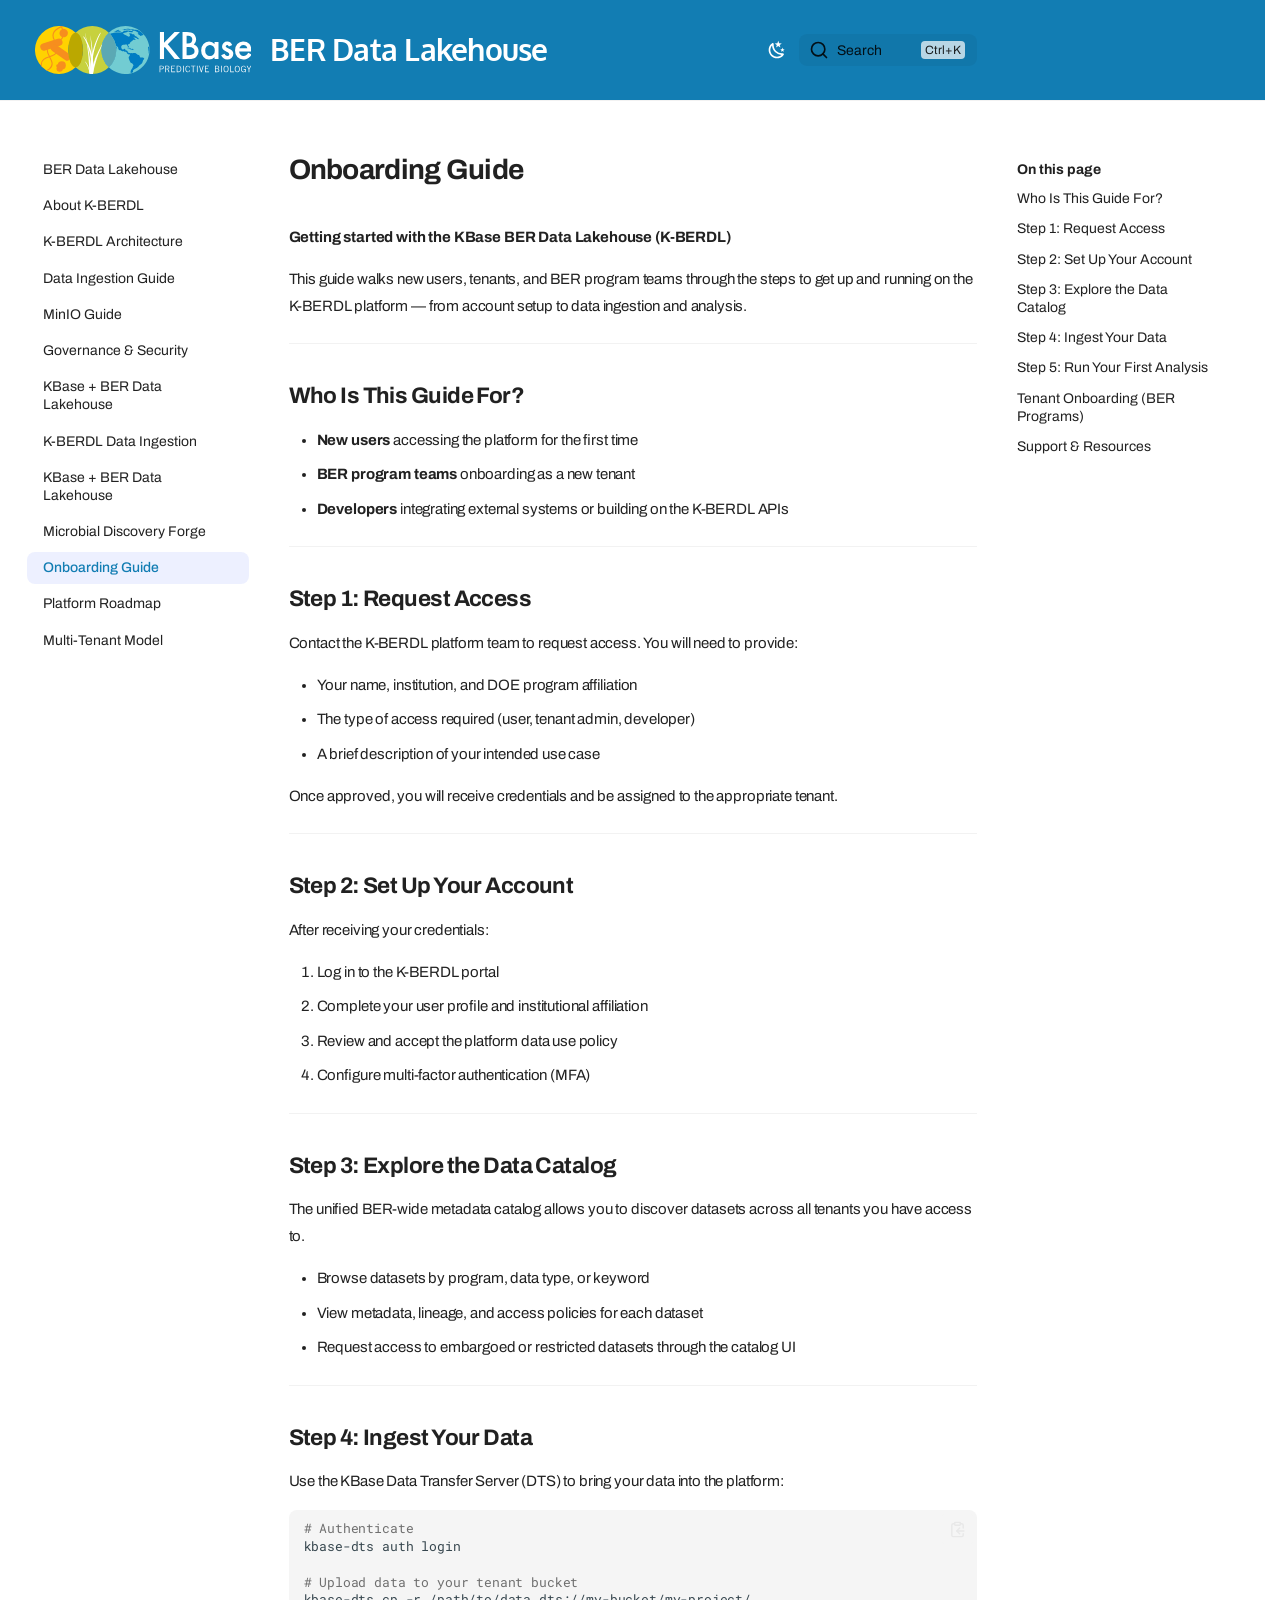
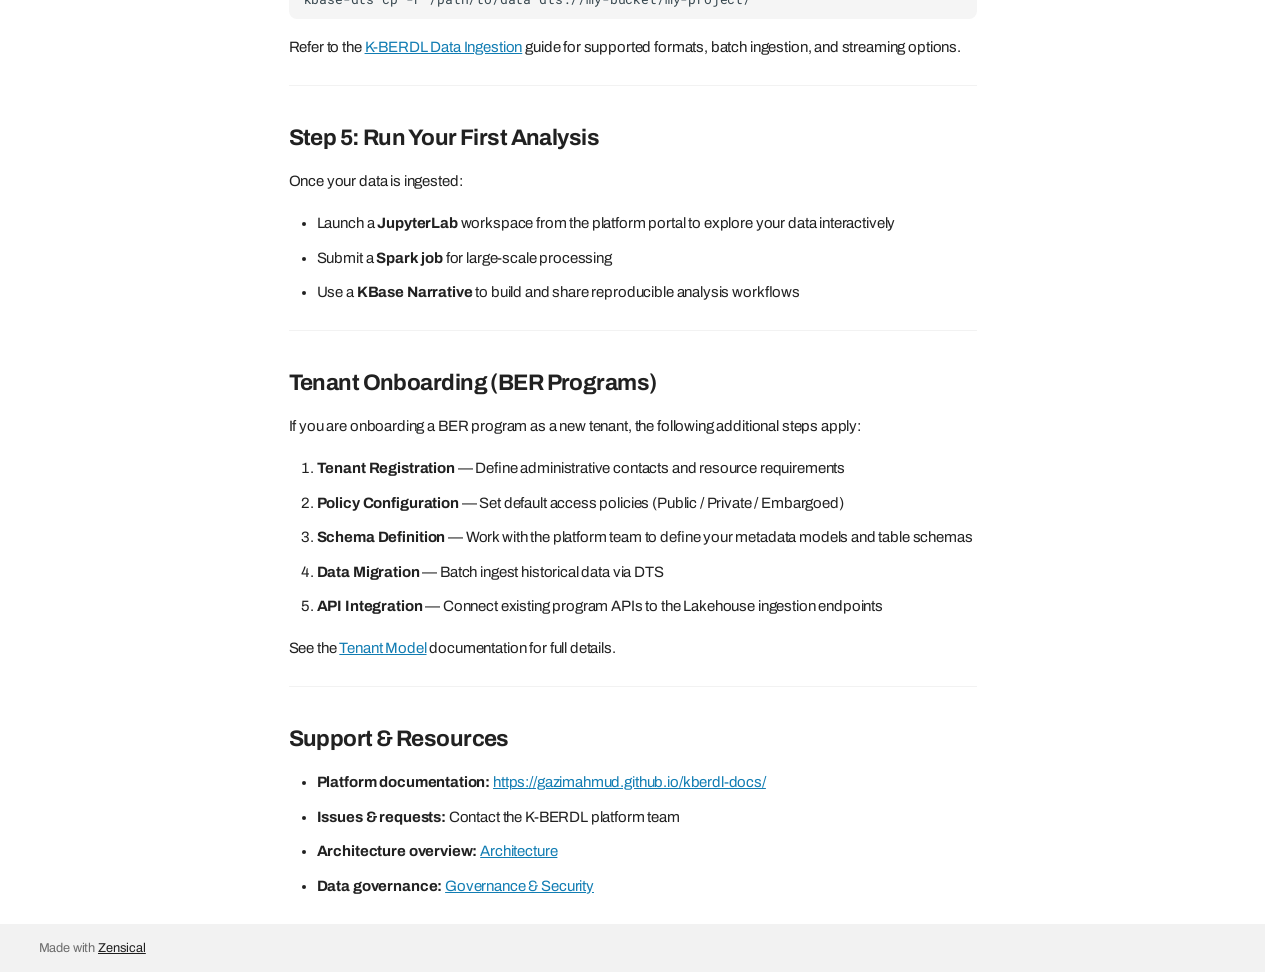
<file: onboarding-guide/index.html>
<!doctype html>
<html lang="en" class="no-js">
  <head>
    
      <meta charset="utf-8">
      <meta name="viewport" content="width=device-width,initial-scale=1">
      
        <meta name="description" content="Documentation for the KBase BER Data Lakehouse (K-BERDL) — a unified, AI-native data platform for DOE Biological and Environmental Research">
      
      
      
        <link rel="canonical" href="https://gazimahmud.github.io/kberdl-docs/onboarding-guide/">
      
      
        <link rel="prev" href="../microbial-discovery-forge/">
      
      
        <link rel="next" href="../roadmap/">
      
      
        
      
      
      <link rel="icon" href="../assets/favicon.png">
      <meta name="generator" content="zensical-0.0.26">
    
    
      
        <title>Onboarding Guide - BER Data Lakehouse</title>
      
    
    
      
        
      
      <link rel="stylesheet" href="../assets/stylesheets/modern/main.50057488.min.css">
      
        
          
        
        <link rel="stylesheet" href="../assets/stylesheets/modern/palette.dfe2e883.min.css">
      
      


    
    
      
    
    
      
        
        
        <link rel="preconnect" href="https://fonts.gstatic.com" crossorigin>
        <link rel="stylesheet" href="https://fonts.googleapis.com/css?family=Archivo:300,300i,400,400i,500,500i,700,700i%7CRoboto+Mono:400,400i,700,700i&display=fallback">
        <style>:root{--md-text-font:"Archivo";--md-code-font:"Roboto Mono"}</style>
      
    
    
      <link rel="stylesheet" href="../stylesheets/extra.css">
    
      <link rel="stylesheet" href="../stylesheets/fonts.css">
    
    <script>__md_scope=new URL("..",location),__md_hash=e=>[...e].reduce(((e,t)=>(e<<5)-e+t.charCodeAt(0)),0),__md_get=(e,t=localStorage,a=__md_scope)=>JSON.parse(t.getItem(a.pathname+"."+e)),__md_set=(e,t,a=localStorage,_=__md_scope)=>{try{a.setItem(_.pathname+"."+e,JSON.stringify(t))}catch(e){}},document.documentElement.setAttribute("data-platform",navigator.platform)</script>
    
      

    
    
  </head>
  
  
    
    
      
    
    
    
    
    <body dir="ltr" data-md-color-scheme="default" data-md-color-primary="custom" data-md-color-accent="custom">
  
    
    <input class="md-toggle" data-md-toggle="drawer" type="checkbox" id="__drawer" autocomplete="off">
    <input class="md-toggle" data-md-toggle="search" type="checkbox" id="__search" autocomplete="off">
    <label class="md-overlay" for="__drawer" aria-label="Navigation"></label>
    <div data-md-component="skip">
      
        
        <a href="#onboarding-guide" class="md-skip">
          Skip to content
        </a>
      
    </div>
    <div data-md-component="announce">
      
    </div>
    
    
      

  

<header class="md-header md-header--shadow" data-md-component="header">
  <nav class="md-header__inner md-grid" aria-label="Header">
    <a href="./.." title="BER Data Lakehouse" class="md-header__button md-logo" aria-label="BER Data Lakehouse" data-md-component="logo">
      
  
  <?xml version="1.0" encoding="UTF-8"?> <svg xmlns="http://www.w3.org/2000/svg" xmlns:xlink="http://www.w3.org/1999/xlink" id="Layer_1" data-name="Layer 1" viewBox="0 0 364 80.69"><defs><style>.cls-1,.cls-7{fill:none;}.cls-2{fill:#72ccd2;}.cls-3{fill:#c7d13e;}.cls-4{fill:#ffd200;}.cls-5{fill:#ffffff;}.cls-6{clip-path:url(#clip-path);}.cls-7{stroke:#f78e1e;stroke-miterlimit:10;stroke-width:1.83px;}.cls-8{fill:#f78e1e;}.cls-9{clip-path:url(#clip-path-2);}.cls-10{fill:#ffffff;}.cls-11{clip-path:url(#clip-path-3);}.cls-12{fill:#007dc3;}.cls-13{fill:#bba800;}.cls-14{fill:#5ba8b4;}</style><clipPath id="clip-path"><path class="cls-1" d="M68.29,69.42a40.31,40.31,0,0,1,0-58.15h0a40.35,40.35,0,1,0,0,58.15Z"></path></clipPath><clipPath id="clip-path-2"><path class="cls-1" d="M111.8,40.34a40.22,40.22,0,0,1,12.39-29.07,40.29,40.29,0,0,0-55.9,0,40.29,40.29,0,0,1,0,58.15,40.29,40.29,0,0,0,55.9,0A40.23,40.23,0,0,1,111.8,40.34Z"></path></clipPath><clipPath id="clip-path-3"><path class="cls-1" d="M152.14,0a40.17,40.17,0,0,0-27.95,11.27,40.31,40.31,0,0,1,0,58.15A40.34,40.34,0,1,0,152.14,0Z"></path></clipPath></defs><path class="cls-2" d="M152.14,0a40.17,40.17,0,0,0-27.95,11.27,40.31,40.31,0,0,1,0,58.15A40.34,40.34,0,1,0,152.14,0Z"></path><path class="cls-3" d="M111.8,40.34a40.22,40.22,0,0,1,12.39-29.07,40.29,40.29,0,0,0-55.9,0,40.29,40.29,0,0,1,0,58.15,40.29,40.29,0,0,0,55.9,0A40.23,40.23,0,0,1,111.8,40.34Z"></path><path class="cls-4" d="M68.29,69.42a40.31,40.31,0,0,1,0-58.15h0a40.35,40.35,0,1,0,0,58.15Z"></path><path class="cls-5" d="M216.9,28.19l17.69-18.13h9.16L223.2,30.64l20.66,24.87h-9.18L218.31,35.29,216.9,36.7V55.51H210V10.06h6.86Z"></path><path class="cls-5" d="M248,55.51V10.06h6.83a29.46,29.46,0,0,1,7.27.71,10.94,10.94,0,0,1,4.62,2.38,12.5,12.5,0,0,1,3,4.33,13,13,0,0,1,1.15,5.3,10.74,10.74,0,0,1-3.74,8.27,11,11,0,0,1,5.71,4.33A12.21,12.21,0,0,1,275,42.5a12.12,12.12,0,0,1-3.77,9,12.4,12.4,0,0,1-5.09,3.15,29.58,29.58,0,0,1-7.74.85Zm6.85-25.93H257q3.83,0,5.61-1.7a6.54,6.54,0,0,0,1.78-5A6.29,6.29,0,0,0,262.56,18a7.62,7.62,0,0,0-5.3-1.66h-2.42Zm0,19.49h4.24q4.65,0,6.83-1.83a6.3,6.3,0,0,0,2.3-5,6.41,6.41,0,0,0-2.21-5q-2.14-2-7.68-2h-3.48Z"></path><path class="cls-5" d="M301.81,26.84h6.65V55.51h-6.65v-3A12.71,12.71,0,0,1,283.18,52a16,16,0,0,1-3.86-10.95,15.52,15.52,0,0,1,3.86-10.75,12.45,12.45,0,0,1,9.65-4.3,12.19,12.19,0,0,1,9,4.13ZM286.09,41.09a10,10,0,0,0,2.21,6.71A7.23,7.23,0,0,0,294,50.42,7.6,7.6,0,0,0,300,47.89a9.83,9.83,0,0,0,2.26-6.66A9.82,9.82,0,0,0,300,34.58,7.49,7.49,0,0,0,294.07,32a7.3,7.3,0,0,0-5.71,2.59A9.57,9.57,0,0,0,286.09,41.09Z"></path><path class="cls-5" d="M331.52,31.73l-5.47,2.91c-.87-1.75-1.94-2.62-3.21-2.62a2.21,2.21,0,0,0-1.56.6,2,2,0,0,0-.65,1.55c0,1.09,1.27,2.18,3.83,3.26q5.27,2.26,7.09,4.18a7.1,7.1,0,0,1,1.83,5.14,9,9,0,0,1-3.06,6.94,10.48,10.48,0,0,1-7.19,2.65q-7.22,0-10.21-7l5.65-2.62a12.26,12.26,0,0,0,1.79,2.62,4.1,4.1,0,0,0,2.89,1.12c2.24,0,3.35-1,3.35-3.06,0-1.18-.86-2.28-2.59-3.3-.66-.33-1.33-.66-2-1l-2-1a12.4,12.4,0,0,1-4.06-2.83,7,7,0,0,1-1.5-4.62A8.17,8.17,0,0,1,317,28.49,9,9,0,0,1,323.34,26Q328.85,26,331.52,31.73Z"></path><path class="cls-5" d="M363.73,42.74H343.19a8.69,8.69,0,0,0,2.29,5.62,7,7,0,0,0,5.21,2.06,6.77,6.77,0,0,0,4.1-1.18,17,17,0,0,0,3.62-4.36L364,48a22.2,22.2,0,0,1-2.74,3.78,14.57,14.57,0,0,1-3.09,2.59,12.44,12.44,0,0,1-3.56,1.49,17.58,17.58,0,0,1-4.15.47,13.55,13.55,0,0,1-10.31-4.12q-3.88-4.15-3.88-11t3.77-11A13,13,0,0,1,350.1,26q6.33,0,10,4t3.65,11.1Zm-6.8-5.42c-.92-3.53-3.14-5.3-6.68-5.3a6.7,6.7,0,0,0-2.26.37,6.38,6.38,0,0,0-1.93,1.06,6.59,6.59,0,0,0-1.49,1.66,7.6,7.6,0,0,0-.94,2.21Z"></path><g class="cls-6"><path class="cls-7" d="M42-12.65C39.75-7.48,45.6,2.79,47,8.1,49.12,16.31,47.35,22,39,25.29c-6.6,2.59-16.2,4.15-18.2,12.12-2.24,8.94,6.64,16.08,7.84,24.29C31.22,79.11.12,76-5.7,87.76"></path><path class="cls-7" d="M55.61-7.29C53.75-2,42.47,1.55,37.83,4.5c-7.16,4.55-9.76,9.94-5.9,18C35,28.89,41,36.57,37,43.76,32.53,51.84,21.17,51,14.7,56.19,1,67.21,25.87,86.11,22.1,98.7"></path><path class="cls-8" d="M16.88,41a6.15,6.15,0,0,1-7.74-4h0a6.16,6.16,0,0,1,4-7.74l25.08-8a6.17,6.17,0,0,1,7.74,4h0A6.17,6.17,0,0,1,42,33Z"></path><path class="cls-8" d="M29,41.89a6.16,6.16,0,0,1-1.52-8.58h0A6.17,6.17,0,0,1,36.1,31.8L57.67,46.89a6.15,6.15,0,0,1,1.52,8.57h0A6.16,6.16,0,0,1,50.61,57Z"></path><circle class="cls-8" cx="41.52" cy="71.59" r="5.33"></circle><path class="cls-8" d="M40.81,66.81a2.6,2.6,0,1,1-2.6-2.6A2.59,2.59,0,0,1,40.81,66.81Z"></path><circle class="cls-8" cx="45.01" cy="66.26" r="6.8"></circle><path class="cls-8" d="M46.31,18.81a7.11,7.11,0,1,1,8.76-4.95A7.12,7.12,0,0,1,46.31,18.81Z"></path></g><g class="cls-9"><path class="cls-10" d="M93.29,94.56A64.48,64.48,0,0,0,98.55,69.2C98.54,43,84,16.83,80.7,17.39,96.51,43.45,96,67.13,92.53,94.23"></path><path class="cls-10" d="M92.83,94.11a31.12,31.12,0,0,0,1-11.64c-1.21-11.86-8.43-23.26-9.77-22.9,7.74,11.3,8.59,22.23,8.4,34.61"></path><path class="cls-10" d="M92.46,94.49c.27-12.18,4.79-29.37,7.78-37.5,2.78-7.81,16.13-34,17.11-33.35C99,57.37,94.89,93,95.55,95"></path><path class="cls-10" d="M93.7,94a115.74,115.74,0,0,1-.79-29c2.93-28.95,15.84-55.3,18-54.1-13.76,26-16.06,52.27-16.69,82.88"></path><path class="cls-10" d="M93.09,94.52c1.18-13.53,0-33.35-1.16-42.89-1-9.13-7.28-40.47-8-40,8.85,40.62,7.68,80.74,7,82.81"></path><path class="cls-10" d="M92.17,94.45c1.18-13.53,3.68-29.75,3.68-40.52,0-14.54-3.16-38.36-2.91-38.55,8.85,40.62,1.53,77.09.86,79.15"></path></g><g class="cls-11"><path class="cls-12" d="M160.43,61.15c1,.79,2.15.63,3.21,1.72.66.68,2,2.44,1.93,3.41,0,.63-.84,1.25-1.08,1.84s-.19,1.39-.47,2.1c-.49,1.24-1.68,2.1-2.22,3.24a11.26,11.26,0,0,0-1.2,3.76c-.16,1.79.54,2.07,2.4,1.49s1.74-1.55,1.88-2.87a.5.5,0,0,1-.32,0c-.27-2.3,4.78-4.4,6.42-5.31,2.62-1.47,3.67-3.89,5.9-5.56,1.23-.92,2.47-1.43,3.34-2.81s.66-2.84,1.37-4.24c.46-.92,2.07-2.17,2.09-3.08,0-1.47-2.58-1.88-3.76-2-2.16-.33-3.25.85-3.76-1.71s-1-2.13-3.42-3c-1.68-.55-2.89-2.32-4.44-2.7a13,13,0,0,0-2.57,0c-.72,0-1.78-.68-1.56.87-.44-.14-.82-.77-1.17-.84a10.4,10.4,0,0,0-2,.14,14.07,14.07,0,0,1-3.8-.64c-2.06-.58-.84-1.21-1.7-2.75-.61-1.08-2.6-1.6-3.74-1.55.1-1.13.39-2.54-1.22-2.54-1.12,0-2,1.88-3.21,1.5-1-.29-2.13-2.52-2.3-3.38a4.52,4.52,0,0,1,1.23-3.94c1-.88,2.66-.8,3.94-.85,1,0,3-.55,3.76-.35,1.54.4,1.05,1.87,1.66,3a4.07,4.07,0,0,0,2.75,2c.38-1.39-1.62-2.59-2-3.92-.44-1.66.44-1.32,1.88-2s1.18-1.33,1.83-2.6,3-1.61,3.28-2.71c1.57-.13,1.51-2,3.2-2.06.18,1.63,2.93.43,2.9-.68-1.66.07-2.42-.17-2.05-1.88-.66,0-1.35,0-2-.06,1.39-2,4.14.78,5.77-.6a4,4,0,0,1-.46,1.62,9,9,0,0,0,3.71.87c.19-1-.35-1.3-1-1.91-.25-.26-.79-.1-1-.33s-.25-.73-.5-1c-1.21-1.26-1.94-1.2-3.47-2s-.94-2.33-2.56-2.78c-.67-.19-1.15.27-1.75,0s-1.2-1-1.8-1.28c-.93-.47-3.34-1.33-3.81,0-.26.77.63,1.27.86,1.85.44,1.09.43.65,0,1.63-.51,1.3-1.38,2.27-2.81,1.54-1.59-.82-2.71-2-4.58-2.58-2.33-.79-6-2.82-1.7-3.79a22.09,22.09,0,0,0,3.8-.82c.53-.23.78-.85,1.49-1.11a6.76,6.76,0,0,1,2.54-.1c.47,1.23,3,1.12,4.13,1.13,2.11,0,3.59-1.34.68-2.06-2.7-.67-6.31-1.38-9.05-1-.71.11-1.3.43-2.05.51s-1.85-.24-2.56.18-.41.85-1,1.53c-.82.89-1.67.81-2.75,1-4.09.8-8.13-.61-12.1.73-2.55.86-5.86.58-7.76,2.3-1.07,1-1.88,2.12-3,3-.94.74-1.75,3.55-1.75,3.55,1.37-2,4-1.79,6.13-1.68.29,1.14,1,1,1.73,1.56s1,1.31,1.68,1.69c-.64,2.67.21,7.29,2.3,9.37,1.48,1.48,2.33,1.3,3,3.25.5,1.41,1.15,3.38,2.29,4.3.31-1.37-.51-2-1.14-3.07a11.11,11.11,0,0,1-1-3.22c.67,1.4,2.09,1.93,3.12,3,1.25,1.32.59,2.75,1.51,4.1s2.9,1.06,4.26,1.76c.69.35,1,1,1.71,1.16s1.62-.46,2.37-.49c1,1.67,3.1,1,4.47,1.84s1.27,3.87,3.73,3.46c.41,1.21,1.75.43,2.57.16.22,2.67-1.26,3.14-2.16,5.28C157,54.07,159.93,60.77,160.43,61.15Z"></path><path class="cls-12" d="M133.46,9.68c-.44.26-1.3.84-1.39,1.39,1.36-.2,2.4-1.52,3.94-1.31a4.35,4.35,0,0,0,1.87.05,5.4,5.4,0,0,1,2.08,0c.73.08,1.39-.23,2.07-.06s1.22.44,1.82.11c1-.55-.23-.86-.51-1.25-.12-.17-.09-.49-.24-.6a1.5,1.5,0,0,0-.84,0,8.73,8.73,0,0,0-1.56.54,16.05,16.05,0,0,1-2.44.59c0-.74,2.23-1.12,2.78-1.24.77-.17,1.09-.5.07-.56,0-.72-.32-1-1.1-.84a26.24,26.24,0,0,0-3.62,1.4,5.62,5.62,0,0,0-2.19,1.44,4.16,4.16,0,0,1-1.39.86"></path><path class="cls-12" d="M162,6.73a.94.94,0,0,1,1.16.36c.21.33.17.52.57.69a2.53,2.53,0,0,0,1.06.1c1.61,0,3.38-.06,4.84.8a14.6,14.6,0,0,1,1.63,1.05,4.41,4.41,0,0,0,.71.54,12.36,12.36,0,0,1,1.23.54,1.75,1.75,0,0,1,.53,1.52c-.15.3-.78.26-1.15.25-.22.81,1.74,1.68,2.2,2a13.52,13.52,0,0,1,2.29,1.9c.72.69,1,.54,1.59-.24.46-.61.8-.91,1.57-.8s1,.14,1.53-.4c.32-.35.9-.83.72-1.35-.12-.35-.65-.62-.93-.85-.55-.47-1.09-1-1.63-1.45a18.4,18.4,0,0,0-4.36-2.82c-1-.5-1.95-1.27-3-1.71a11.13,11.13,0,0,0-3.82-.5,8.11,8.11,0,0,1-2.91-.68,18.29,18.29,0,0,0-2.6-.38,15.44,15.44,0,0,0-3.84-.43c-1.51,0-3.05-.23-4.56-.16a10.83,10.83,0,0,0-1.68.41,11.93,11.93,0,0,1-1.79.09,4.93,4.93,0,0,0-2.1.27c-.25.16-.28.44-.56.6s-1.63,0-1.63.53c.67,0,1.32-.35,2-.25a3.76,3.76,0,0,0,1.84.15,10,10,0,0,1,2.2-.55c.79,0,1.61-.1,2.39-.1s1.61.22,2.42.25a7.82,7.82,0,0,0,1.28,0,6.89,6.89,0,0,1,1.25-.24c.38,0,.31.16.64.35a2.52,2.52,0,0,0,1.36.2c.61,0,.93,0,.74.65"></path><path class="cls-12" d="M190.25,35c-.33.26-.05,1-.16,1.42-.23.78.38,1.22.38,2a21.26,21.26,0,0,0,.15,2.26c.11,1,.7,1.89.41,2.84-.21.68.22,1.23.25,2a1.75,1.75,0,0,0,.19,1c.05.07.49.36.6.31.37-.14.35-1.37.39-1.7.26-2,1-4.06,1-6.13,0-1.16-.56-1.61-1-2.6a13.58,13.58,0,0,0-1.26-1.63"></path><path class="cls-12" d="M155.78,36.83c-.26-.2-1.57,1,0,.51a3.51,3.51,0,0,1,2.22.3c.46.19,1.79.24,2,.74.09.17-.12.46,0,.6s1.05.21,1.29.1.62-.54.55-.84-.66-.41-.94-.52c-.6-.22-1.11-.81-1.72-.92-.3-.06-.58.1-.85.08s-.75-.27-1.18-.3a6.34,6.34,0,0,0-1.25-.15c-.27.09-.26.25-.4.45"></path><path class="cls-12" d="M159.62,39.73c-.08-.07-.12-.13-.24-.09-.14.64,1,.81,1,.24,0-.33-.82-.43-1-.25"></path><path class="cls-12" d="M163.46,38.18c-.16.12-.52.32-.6.51-.16.45.19.18.24.49.11.59-.74.2-.82.61-.16.7,1.17.24,1.33.25.51,0,.6.41,1.25.13.23-.1.28-.21.55-.24s.4.1.49,0c.58-.43-.59-.91-.83-1a4,4,0,0,0-1-.5c-.14,0-.35,0-.5-.09s-.13-.26-.4-.11"></path></g><path class="cls-2" d="M111.79,40.39a40.2,40.2,0,0,0,12.4,29.08,40.32,40.32,0,0,0,0-58.16A40.2,40.2,0,0,0,111.79,40.39Z"></path><ellipse class="cls-13" cx="68.29" cy="40.39" rx="12.4" ry="29.08"></ellipse><path class="cls-14" d="M111.79,40.39a40.2,40.2,0,0,0,12.4,29.08,40.32,40.32,0,0,0,0-58.16A40.2,40.2,0,0,0,111.79,40.39Z"></path><path class="cls-10" d="M209.46,77.62V66.85h3.76c2.3,0,3.3,1.31,3.3,3s-1.24,3-4,3h-1.91v4.8Zm1.19-5.82h2c2,0,2.64-.68,2.64-2s-.76-2-2.37-2h-2.3Z"></path><path class="cls-10" d="M218.91,77.62V66.85h3.46c2.33,0,3.6,1,3.6,2.83a2.8,2.8,0,0,1-2.15,2.81l2.28,5.13h-1.3l-2.17-4.89H220.1v4.89Zm1.19-5.91h2.17c1.64,0,2.51-.61,2.51-2s-1-1.88-2.53-1.88H220.1Z"></path><path class="cls-10" d="M235.44,66.85v1h-5.26v3.61h3.74v1h-3.74v4.12h5.56v1H229V66.85Z"></path><path class="cls-10" d="M238.22,66.85h2.9c2.92,0,4.86,1.85,4.86,5.38,0,3.17-1.7,5.39-4.92,5.39h-2.84Zm1.2,9.76H241c2.47,0,3.76-1.48,3.76-4.38,0-3.14-1.49-4.37-3.7-4.37h-1.67Z"></path><path class="cls-10" d="M250,66.85V77.62h-1.2V66.85Z"></path><path class="cls-10" d="M260.71,74.4c-.48,2-1.58,3.37-3.79,3.37-2.42,0-4.12-1.76-4.12-5.54,0-3.5,1.52-5.53,4.12-5.53,2,0,3.16,1.16,3.64,3.13l-1.1.33c-.39-1.52-1.08-2.45-2.69-2.45S254,69.15,254,72.23s1.23,4.53,3,4.53,2.3-1.26,2.62-2.57Z"></path><path class="cls-10" d="M266.5,67.86v9.76h-1.19V67.86h-3.23v-1h7.64v1Z"></path><path class="cls-10" d="M273.38,66.85V77.62h-1.19V66.85Z"></path><path class="cls-10" d="M275.81,66.85H277l2.66,8.83h0l2.67-8.83h1.21l-3.35,10.77h-1.09Z"></path><path class="cls-10" d="M292.32,66.85v1h-5.27v3.61h3.75v1h-3.75v4.12h5.57v1h-6.76V66.85Z"></path><path class="cls-10" d="M302.61,66.85h4a2.73,2.73,0,0,1,3,2.65A2.41,2.41,0,0,1,307.77,72v0a2.74,2.74,0,0,1,2.08,2.72c0,1.61-1,2.89-3.91,2.89h-3.34Zm1.19,4.62h2.09c1.8,0,2.51-.92,2.51-1.83,0-1.21-.66-1.78-2-1.78H303.8Zm0,5.14H306c1.76,0,2.62-.6,2.62-1.94s-1.1-2.18-2.8-2.18H303.8Z"></path><path class="cls-10" d="M314.08,66.85V77.62h-1.2V66.85Z"></path><path class="cls-10" d="M321.18,66.7c2.64,0,4.21,1.94,4.21,5.53s-1.57,5.54-4.21,5.54S317,75.83,317,72.23,318.54,66.7,321.18,66.7Zm0,10.06c1.89,0,3-1.47,3-4.53s-1.12-4.52-3-4.52-3,1.47-3,4.52S319.28,76.76,321.18,76.76Z"></path><path class="cls-10" d="M328.15,77.62V66.85h1.19v9.76h5.1v1Z"></path><path class="cls-10" d="M340,66.7c2.64,0,4.21,1.94,4.21,5.53s-1.57,5.54-4.21,5.54-4.21-1.94-4.21-5.54S337.35,66.7,340,66.7Zm0,10.06c1.9,0,3-1.47,3-4.53s-1.11-4.52-3-4.52-3,1.47-3,4.52S338.09,76.76,340,76.76Z"></path><path class="cls-10" d="M354.34,72.44v5.18h-1v-1h0a3.43,3.43,0,0,1-2.82,1.13c-2.45,0-4.21-1.76-4.21-5.54s1.76-5.53,4.21-5.53c1.82,0,3.22.86,3.88,3.16l-1.14.23c-.53-1.72-1.43-2.38-2.68-2.38-1.59,0-3.08,1.08-3.08,4.52s1.49,4.53,3.08,4.53a2.31,2.31,0,0,0,2.58-2.39v-.91h-2.43v-1Z"></path><path class="cls-10" d="M359.12,73.08l-3.31-6.23h1.32l2.59,4.94,2.6-4.94h1.31l-3.31,6.23v4.54h-1.2Z"></path></svg> 

    </a>
    <label class="md-header__button md-icon" for="__drawer" aria-label="Navigation">
      
      <svg xmlns="http://www.w3.org/2000/svg" fill="none" stroke="currentColor" stroke-linecap="round" stroke-linejoin="round" stroke-width="2" class="lucide lucide-menu" viewBox="0 0 24 24"><path d="M4 5h16M4 12h16M4 19h16"/></svg>
    </label>
    <div class="md-header__title" data-md-component="header-title">
      <div class="md-header__ellipsis">
        <div class="md-header__topic">
          <span class="md-ellipsis">
            BER Data Lakehouse
          </span>
        </div>
        <div class="md-header__topic" data-md-component="header-topic">
          <span class="md-ellipsis">
            
              Onboarding Guide
            
          </span>
        </div>
      </div>
    </div>
    
      
        <form class="md-header__option" data-md-component="palette">
  
    
    
    
    <input class="md-option" data-md-color-media="none" data-md-color-scheme="default" data-md-color-primary="custom" data-md-color-accent="custom"  aria-label="Switch to dark mode"  type="radio" name="__palette" id="__palette_0">
    
      <label class="md-header__button md-icon" title="Switch to dark mode" for="__palette_1" hidden>
        <svg xmlns="http://www.w3.org/2000/svg" viewBox="0 0 24 24"><path d="m17.75 4.09-2.53 1.94.91 3.06-2.63-1.81-2.63 1.81.91-3.06-2.53-1.94L12.44 4l1.06-3 1.06 3zm3.5 6.91-1.64 1.25.59 1.98-1.7-1.17-1.7 1.17.59-1.98L15.75 11l2.06-.05L18.5 9l.69 1.95zm-2.28 4.95c.83-.08 1.72 1.1 1.19 1.85-.32.45-.66.87-1.08 1.27C15.17 23 8.84 23 4.94 19.07c-3.91-3.9-3.91-10.24 0-14.14.4-.4.82-.76 1.27-1.08.75-.53 1.93.36 1.85 1.19-.27 2.86.69 5.83 2.89 8.02a9.96 9.96 0 0 0 8.02 2.89m-1.64 2.02a12.08 12.08 0 0 1-7.8-3.47c-2.17-2.19-3.33-5-3.49-7.82-2.81 3.14-2.7 7.96.31 10.98 3.02 3.01 7.84 3.12 10.98.31"/></svg>
      </label>
    
  
    
    
    
    <input class="md-option" data-md-color-media="none" data-md-color-scheme="slate" data-md-color-primary="custom" data-md-color-accent="custom"  aria-label="Switch to light mode"  type="radio" name="__palette" id="__palette_1">
    
      <label class="md-header__button md-icon" title="Switch to light mode" for="__palette_0" hidden>
        <svg xmlns="http://www.w3.org/2000/svg" viewBox="0 0 24 24"><path d="M12 7a5 5 0 0 1 5 5 5 5 0 0 1-5 5 5 5 0 0 1-5-5 5 5 0 0 1 5-5m0 2a3 3 0 0 0-3 3 3 3 0 0 0 3 3 3 3 0 0 0 3-3 3 3 0 0 0-3-3m0-7 2.39 3.42C13.65 5.15 12.84 5 12 5s-1.65.15-2.39.42zM3.34 7l4.16-.35A7.2 7.2 0 0 0 5.94 8.5c-.44.74-.69 1.5-.83 2.29zm.02 10 1.76-3.77a7.131 7.131 0 0 0 2.38 4.14zM20.65 7l-1.77 3.79a7.02 7.02 0 0 0-2.38-4.15zm-.01 10-4.14.36c.59-.51 1.12-1.14 1.54-1.86.42-.73.69-1.5.83-2.29zM12 22l-2.41-3.44c.74.27 1.55.44 2.41.44.82 0 1.63-.17 2.37-.44z"/></svg>
      </label>
    
  
</form>
      
    
    
      <script>var palette=__md_get("__palette");if(palette&&palette.color){if("(prefers-color-scheme)"===palette.color.media){var media=matchMedia("(prefers-color-scheme: light)"),input=document.querySelector(media.matches?"[data-md-color-media='(prefers-color-scheme: light)']":"[data-md-color-media='(prefers-color-scheme: dark)']");palette.color.media=input.getAttribute("data-md-color-media"),palette.color.scheme=input.getAttribute("data-md-color-scheme"),palette.color.primary=input.getAttribute("data-md-color-primary"),palette.color.accent=input.getAttribute("data-md-color-accent")}for(var[key,value]of Object.entries(palette.color))document.body.setAttribute("data-md-color-"+key,value)}</script>
    
    
    
      
      
        <label class="md-header__button md-icon" for="__search" aria-label="Search">
          
          <svg xmlns="http://www.w3.org/2000/svg" fill="none" stroke="currentColor" stroke-linecap="round" stroke-linejoin="round" stroke-width="2" class="lucide lucide-search" viewBox="0 0 24 24"><path d="m21 21-4.34-4.34"/><circle cx="11" cy="11" r="8"/></svg>
        </label>
        <div class="md-search" data-md-component="search" role="dialog" aria-label="Search">
  <button type="button" class="md-search__button">
    Search
  </button>
</div>
      
    
    <div class="md-header__source">
      
    </div>
  </nav>
  
</header>
    
    <div class="md-container" data-md-component="container">
      
      
        
          
        
      
      <main class="md-main" data-md-component="main">
        <div class="md-main__inner md-grid">
          
            
              
              <div class="md-sidebar md-sidebar--primary" data-md-component="sidebar" data-md-type="navigation" >
                <div class="md-sidebar__scrollwrap">
                  <div class="md-sidebar__inner">
                    



<nav class="md-nav md-nav--primary" aria-label="Navigation" data-md-level="0">
  <label class="md-nav__title" for="__drawer">
    <a href="./.." title="BER Data Lakehouse" class="md-nav__button md-logo" aria-label="BER Data Lakehouse" data-md-component="logo">
      
  
  <?xml version="1.0" encoding="UTF-8"?> <svg xmlns="http://www.w3.org/2000/svg" xmlns:xlink="http://www.w3.org/1999/xlink" id="Layer_1" data-name="Layer 1" viewBox="0 0 364 80.69"><defs><style>.cls-1,.cls-7{fill:none;}.cls-2{fill:#72ccd2;}.cls-3{fill:#c7d13e;}.cls-4{fill:#ffd200;}.cls-5{fill:#ffffff;}.cls-6{clip-path:url(#clip-path);}.cls-7{stroke:#f78e1e;stroke-miterlimit:10;stroke-width:1.83px;}.cls-8{fill:#f78e1e;}.cls-9{clip-path:url(#clip-path-2);}.cls-10{fill:#ffffff;}.cls-11{clip-path:url(#clip-path-3);}.cls-12{fill:#007dc3;}.cls-13{fill:#bba800;}.cls-14{fill:#5ba8b4;}</style><clipPath id="clip-path"><path class="cls-1" d="M68.29,69.42a40.31,40.31,0,0,1,0-58.15h0a40.35,40.35,0,1,0,0,58.15Z"></path></clipPath><clipPath id="clip-path-2"><path class="cls-1" d="M111.8,40.34a40.22,40.22,0,0,1,12.39-29.07,40.29,40.29,0,0,0-55.9,0,40.29,40.29,0,0,1,0,58.15,40.29,40.29,0,0,0,55.9,0A40.23,40.23,0,0,1,111.8,40.34Z"></path></clipPath><clipPath id="clip-path-3"><path class="cls-1" d="M152.14,0a40.17,40.17,0,0,0-27.95,11.27,40.31,40.31,0,0,1,0,58.15A40.34,40.34,0,1,0,152.14,0Z"></path></clipPath></defs><path class="cls-2" d="M152.14,0a40.17,40.17,0,0,0-27.95,11.27,40.31,40.31,0,0,1,0,58.15A40.34,40.34,0,1,0,152.14,0Z"></path><path class="cls-3" d="M111.8,40.34a40.22,40.22,0,0,1,12.39-29.07,40.29,40.29,0,0,0-55.9,0,40.29,40.29,0,0,1,0,58.15,40.29,40.29,0,0,0,55.9,0A40.23,40.23,0,0,1,111.8,40.34Z"></path><path class="cls-4" d="M68.29,69.42a40.31,40.31,0,0,1,0-58.15h0a40.35,40.35,0,1,0,0,58.15Z"></path><path class="cls-5" d="M216.9,28.19l17.69-18.13h9.16L223.2,30.64l20.66,24.87h-9.18L218.31,35.29,216.9,36.7V55.51H210V10.06h6.86Z"></path><path class="cls-5" d="M248,55.51V10.06h6.83a29.46,29.46,0,0,1,7.27.71,10.94,10.94,0,0,1,4.62,2.38,12.5,12.5,0,0,1,3,4.33,13,13,0,0,1,1.15,5.3,10.74,10.74,0,0,1-3.74,8.27,11,11,0,0,1,5.71,4.33A12.21,12.21,0,0,1,275,42.5a12.12,12.12,0,0,1-3.77,9,12.4,12.4,0,0,1-5.09,3.15,29.58,29.58,0,0,1-7.74.85Zm6.85-25.93H257q3.83,0,5.61-1.7a6.54,6.54,0,0,0,1.78-5A6.29,6.29,0,0,0,262.56,18a7.62,7.62,0,0,0-5.3-1.66h-2.42Zm0,19.49h4.24q4.65,0,6.83-1.83a6.3,6.3,0,0,0,2.3-5,6.41,6.41,0,0,0-2.21-5q-2.14-2-7.68-2h-3.48Z"></path><path class="cls-5" d="M301.81,26.84h6.65V55.51h-6.65v-3A12.71,12.71,0,0,1,283.18,52a16,16,0,0,1-3.86-10.95,15.52,15.52,0,0,1,3.86-10.75,12.45,12.45,0,0,1,9.65-4.3,12.19,12.19,0,0,1,9,4.13ZM286.09,41.09a10,10,0,0,0,2.21,6.71A7.23,7.23,0,0,0,294,50.42,7.6,7.6,0,0,0,300,47.89a9.83,9.83,0,0,0,2.26-6.66A9.82,9.82,0,0,0,300,34.58,7.49,7.49,0,0,0,294.07,32a7.3,7.3,0,0,0-5.71,2.59A9.57,9.57,0,0,0,286.09,41.09Z"></path><path class="cls-5" d="M331.52,31.73l-5.47,2.91c-.87-1.75-1.94-2.62-3.21-2.62a2.21,2.21,0,0,0-1.56.6,2,2,0,0,0-.65,1.55c0,1.09,1.27,2.18,3.83,3.26q5.27,2.26,7.09,4.18a7.1,7.1,0,0,1,1.83,5.14,9,9,0,0,1-3.06,6.94,10.48,10.48,0,0,1-7.19,2.65q-7.22,0-10.21-7l5.65-2.62a12.26,12.26,0,0,0,1.79,2.62,4.1,4.1,0,0,0,2.89,1.12c2.24,0,3.35-1,3.35-3.06,0-1.18-.86-2.28-2.59-3.3-.66-.33-1.33-.66-2-1l-2-1a12.4,12.4,0,0,1-4.06-2.83,7,7,0,0,1-1.5-4.62A8.17,8.17,0,0,1,317,28.49,9,9,0,0,1,323.34,26Q328.85,26,331.52,31.73Z"></path><path class="cls-5" d="M363.73,42.74H343.19a8.69,8.69,0,0,0,2.29,5.62,7,7,0,0,0,5.21,2.06,6.77,6.77,0,0,0,4.1-1.18,17,17,0,0,0,3.62-4.36L364,48a22.2,22.2,0,0,1-2.74,3.78,14.57,14.57,0,0,1-3.09,2.59,12.44,12.44,0,0,1-3.56,1.49,17.58,17.58,0,0,1-4.15.47,13.55,13.55,0,0,1-10.31-4.12q-3.88-4.15-3.88-11t3.77-11A13,13,0,0,1,350.1,26q6.33,0,10,4t3.65,11.1Zm-6.8-5.42c-.92-3.53-3.14-5.3-6.68-5.3a6.7,6.7,0,0,0-2.26.37,6.38,6.38,0,0,0-1.93,1.06,6.59,6.59,0,0,0-1.49,1.66,7.6,7.6,0,0,0-.94,2.21Z"></path><g class="cls-6"><path class="cls-7" d="M42-12.65C39.75-7.48,45.6,2.79,47,8.1,49.12,16.31,47.35,22,39,25.29c-6.6,2.59-16.2,4.15-18.2,12.12-2.24,8.94,6.64,16.08,7.84,24.29C31.22,79.11.12,76-5.7,87.76"></path><path class="cls-7" d="M55.61-7.29C53.75-2,42.47,1.55,37.83,4.5c-7.16,4.55-9.76,9.94-5.9,18C35,28.89,41,36.57,37,43.76,32.53,51.84,21.17,51,14.7,56.19,1,67.21,25.87,86.11,22.1,98.7"></path><path class="cls-8" d="M16.88,41a6.15,6.15,0,0,1-7.74-4h0a6.16,6.16,0,0,1,4-7.74l25.08-8a6.17,6.17,0,0,1,7.74,4h0A6.17,6.17,0,0,1,42,33Z"></path><path class="cls-8" d="M29,41.89a6.16,6.16,0,0,1-1.52-8.58h0A6.17,6.17,0,0,1,36.1,31.8L57.67,46.89a6.15,6.15,0,0,1,1.52,8.57h0A6.16,6.16,0,0,1,50.61,57Z"></path><circle class="cls-8" cx="41.52" cy="71.59" r="5.33"></circle><path class="cls-8" d="M40.81,66.81a2.6,2.6,0,1,1-2.6-2.6A2.59,2.59,0,0,1,40.81,66.81Z"></path><circle class="cls-8" cx="45.01" cy="66.26" r="6.8"></circle><path class="cls-8" d="M46.31,18.81a7.11,7.11,0,1,1,8.76-4.95A7.12,7.12,0,0,1,46.31,18.81Z"></path></g><g class="cls-9"><path class="cls-10" d="M93.29,94.56A64.48,64.48,0,0,0,98.55,69.2C98.54,43,84,16.83,80.7,17.39,96.51,43.45,96,67.13,92.53,94.23"></path><path class="cls-10" d="M92.83,94.11a31.12,31.12,0,0,0,1-11.64c-1.21-11.86-8.43-23.26-9.77-22.9,7.74,11.3,8.59,22.23,8.4,34.61"></path><path class="cls-10" d="M92.46,94.49c.27-12.18,4.79-29.37,7.78-37.5,2.78-7.81,16.13-34,17.11-33.35C99,57.37,94.89,93,95.55,95"></path><path class="cls-10" d="M93.7,94a115.74,115.74,0,0,1-.79-29c2.93-28.95,15.84-55.3,18-54.1-13.76,26-16.06,52.27-16.69,82.88"></path><path class="cls-10" d="M93.09,94.52c1.18-13.53,0-33.35-1.16-42.89-1-9.13-7.28-40.47-8-40,8.85,40.62,7.68,80.74,7,82.81"></path><path class="cls-10" d="M92.17,94.45c1.18-13.53,3.68-29.75,3.68-40.52,0-14.54-3.16-38.36-2.91-38.55,8.85,40.62,1.53,77.09.86,79.15"></path></g><g class="cls-11"><path class="cls-12" d="M160.43,61.15c1,.79,2.15.63,3.21,1.72.66.68,2,2.44,1.93,3.41,0,.63-.84,1.25-1.08,1.84s-.19,1.39-.47,2.1c-.49,1.24-1.68,2.1-2.22,3.24a11.26,11.26,0,0,0-1.2,3.76c-.16,1.79.54,2.07,2.4,1.49s1.74-1.55,1.88-2.87a.5.5,0,0,1-.32,0c-.27-2.3,4.78-4.4,6.42-5.31,2.62-1.47,3.67-3.89,5.9-5.56,1.23-.92,2.47-1.43,3.34-2.81s.66-2.84,1.37-4.24c.46-.92,2.07-2.17,2.09-3.08,0-1.47-2.58-1.88-3.76-2-2.16-.33-3.25.85-3.76-1.71s-1-2.13-3.42-3c-1.68-.55-2.89-2.32-4.44-2.7a13,13,0,0,0-2.57,0c-.72,0-1.78-.68-1.56.87-.44-.14-.82-.77-1.17-.84a10.4,10.4,0,0,0-2,.14,14.07,14.07,0,0,1-3.8-.64c-2.06-.58-.84-1.21-1.7-2.75-.61-1.08-2.6-1.6-3.74-1.55.1-1.13.39-2.54-1.22-2.54-1.12,0-2,1.88-3.21,1.5-1-.29-2.13-2.52-2.3-3.38a4.52,4.52,0,0,1,1.23-3.94c1-.88,2.66-.8,3.94-.85,1,0,3-.55,3.76-.35,1.54.4,1.05,1.87,1.66,3a4.07,4.07,0,0,0,2.75,2c.38-1.39-1.62-2.59-2-3.92-.44-1.66.44-1.32,1.88-2s1.18-1.33,1.83-2.6,3-1.61,3.28-2.71c1.57-.13,1.51-2,3.2-2.06.18,1.63,2.93.43,2.9-.68-1.66.07-2.42-.17-2.05-1.88-.66,0-1.35,0-2-.06,1.39-2,4.14.78,5.77-.6a4,4,0,0,1-.46,1.62,9,9,0,0,0,3.71.87c.19-1-.35-1.3-1-1.91-.25-.26-.79-.1-1-.33s-.25-.73-.5-1c-1.21-1.26-1.94-1.2-3.47-2s-.94-2.33-2.56-2.78c-.67-.19-1.15.27-1.75,0s-1.2-1-1.8-1.28c-.93-.47-3.34-1.33-3.81,0-.26.77.63,1.27.86,1.85.44,1.09.43.65,0,1.63-.51,1.3-1.38,2.27-2.81,1.54-1.59-.82-2.71-2-4.58-2.58-2.33-.79-6-2.82-1.7-3.79a22.09,22.09,0,0,0,3.8-.82c.53-.23.78-.85,1.49-1.11a6.76,6.76,0,0,1,2.54-.1c.47,1.23,3,1.12,4.13,1.13,2.11,0,3.59-1.34.68-2.06-2.7-.67-6.31-1.38-9.05-1-.71.11-1.3.43-2.05.51s-1.85-.24-2.56.18-.41.85-1,1.53c-.82.89-1.67.81-2.75,1-4.09.8-8.13-.61-12.1.73-2.55.86-5.86.58-7.76,2.3-1.07,1-1.88,2.12-3,3-.94.74-1.75,3.55-1.75,3.55,1.37-2,4-1.79,6.13-1.68.29,1.14,1,1,1.73,1.56s1,1.31,1.68,1.69c-.64,2.67.21,7.29,2.3,9.37,1.48,1.48,2.33,1.3,3,3.25.5,1.41,1.15,3.38,2.29,4.3.31-1.37-.51-2-1.14-3.07a11.11,11.11,0,0,1-1-3.22c.67,1.4,2.09,1.93,3.12,3,1.25,1.32.59,2.75,1.51,4.1s2.9,1.06,4.26,1.76c.69.35,1,1,1.71,1.16s1.62-.46,2.37-.49c1,1.67,3.1,1,4.47,1.84s1.27,3.87,3.73,3.46c.41,1.21,1.75.43,2.57.16.22,2.67-1.26,3.14-2.16,5.28C157,54.07,159.93,60.77,160.43,61.15Z"></path><path class="cls-12" d="M133.46,9.68c-.44.26-1.3.84-1.39,1.39,1.36-.2,2.4-1.52,3.94-1.31a4.35,4.35,0,0,0,1.87.05,5.4,5.4,0,0,1,2.08,0c.73.08,1.39-.23,2.07-.06s1.22.44,1.82.11c1-.55-.23-.86-.51-1.25-.12-.17-.09-.49-.24-.6a1.5,1.5,0,0,0-.84,0,8.73,8.73,0,0,0-1.56.54,16.05,16.05,0,0,1-2.44.59c0-.74,2.23-1.12,2.78-1.24.77-.17,1.09-.5.07-.56,0-.72-.32-1-1.1-.84a26.24,26.24,0,0,0-3.62,1.4,5.62,5.62,0,0,0-2.19,1.44,4.16,4.16,0,0,1-1.39.86"></path><path class="cls-12" d="M162,6.73a.94.94,0,0,1,1.16.36c.21.33.17.52.57.69a2.53,2.53,0,0,0,1.06.1c1.61,0,3.38-.06,4.84.8a14.6,14.6,0,0,1,1.63,1.05,4.41,4.41,0,0,0,.71.54,12.36,12.36,0,0,1,1.23.54,1.75,1.75,0,0,1,.53,1.52c-.15.3-.78.26-1.15.25-.22.81,1.74,1.68,2.2,2a13.52,13.52,0,0,1,2.29,1.9c.72.69,1,.54,1.59-.24.46-.61.8-.91,1.57-.8s1,.14,1.53-.4c.32-.35.9-.83.72-1.35-.12-.35-.65-.62-.93-.85-.55-.47-1.09-1-1.63-1.45a18.4,18.4,0,0,0-4.36-2.82c-1-.5-1.95-1.27-3-1.71a11.13,11.13,0,0,0-3.82-.5,8.11,8.11,0,0,1-2.91-.68,18.29,18.29,0,0,0-2.6-.38,15.44,15.44,0,0,0-3.84-.43c-1.51,0-3.05-.23-4.56-.16a10.83,10.83,0,0,0-1.68.41,11.93,11.93,0,0,1-1.79.09,4.93,4.93,0,0,0-2.1.27c-.25.16-.28.44-.56.6s-1.63,0-1.63.53c.67,0,1.32-.35,2-.25a3.76,3.76,0,0,0,1.84.15,10,10,0,0,1,2.2-.55c.79,0,1.61-.1,2.39-.1s1.61.22,2.42.25a7.82,7.82,0,0,0,1.28,0,6.89,6.89,0,0,1,1.25-.24c.38,0,.31.16.64.35a2.52,2.52,0,0,0,1.36.2c.61,0,.93,0,.74.65"></path><path class="cls-12" d="M190.25,35c-.33.26-.05,1-.16,1.42-.23.78.38,1.22.38,2a21.26,21.26,0,0,0,.15,2.26c.11,1,.7,1.89.41,2.84-.21.68.22,1.23.25,2a1.75,1.75,0,0,0,.19,1c.05.07.49.36.6.31.37-.14.35-1.37.39-1.7.26-2,1-4.06,1-6.13,0-1.16-.56-1.61-1-2.6a13.58,13.58,0,0,0-1.26-1.63"></path><path class="cls-12" d="M155.78,36.83c-.26-.2-1.57,1,0,.51a3.51,3.51,0,0,1,2.22.3c.46.19,1.79.24,2,.74.09.17-.12.46,0,.6s1.05.21,1.29.1.62-.54.55-.84-.66-.41-.94-.52c-.6-.22-1.11-.81-1.72-.92-.3-.06-.58.1-.85.08s-.75-.27-1.18-.3a6.34,6.34,0,0,0-1.25-.15c-.27.09-.26.25-.4.45"></path><path class="cls-12" d="M159.62,39.73c-.08-.07-.12-.13-.24-.09-.14.64,1,.81,1,.24,0-.33-.82-.43-1-.25"></path><path class="cls-12" d="M163.46,38.18c-.16.12-.52.32-.6.51-.16.45.19.18.24.49.11.59-.74.2-.82.61-.16.7,1.17.24,1.33.25.51,0,.6.41,1.25.13.23-.1.28-.21.55-.24s.4.1.49,0c.58-.43-.59-.91-.83-1a4,4,0,0,0-1-.5c-.14,0-.35,0-.5-.09s-.13-.26-.4-.11"></path></g><path class="cls-2" d="M111.79,40.39a40.2,40.2,0,0,0,12.4,29.08,40.32,40.32,0,0,0,0-58.16A40.2,40.2,0,0,0,111.79,40.39Z"></path><ellipse class="cls-13" cx="68.29" cy="40.39" rx="12.4" ry="29.08"></ellipse><path class="cls-14" d="M111.79,40.39a40.2,40.2,0,0,0,12.4,29.08,40.32,40.32,0,0,0,0-58.16A40.2,40.2,0,0,0,111.79,40.39Z"></path><path class="cls-10" d="M209.46,77.62V66.85h3.76c2.3,0,3.3,1.31,3.3,3s-1.24,3-4,3h-1.91v4.8Zm1.19-5.82h2c2,0,2.64-.68,2.64-2s-.76-2-2.37-2h-2.3Z"></path><path class="cls-10" d="M218.91,77.62V66.85h3.46c2.33,0,3.6,1,3.6,2.83a2.8,2.8,0,0,1-2.15,2.81l2.28,5.13h-1.3l-2.17-4.89H220.1v4.89Zm1.19-5.91h2.17c1.64,0,2.51-.61,2.51-2s-1-1.88-2.53-1.88H220.1Z"></path><path class="cls-10" d="M235.44,66.85v1h-5.26v3.61h3.74v1h-3.74v4.12h5.56v1H229V66.85Z"></path><path class="cls-10" d="M238.22,66.85h2.9c2.92,0,4.86,1.85,4.86,5.38,0,3.17-1.7,5.39-4.92,5.39h-2.84Zm1.2,9.76H241c2.47,0,3.76-1.48,3.76-4.38,0-3.14-1.49-4.37-3.7-4.37h-1.67Z"></path><path class="cls-10" d="M250,66.85V77.62h-1.2V66.85Z"></path><path class="cls-10" d="M260.71,74.4c-.48,2-1.58,3.37-3.79,3.37-2.42,0-4.12-1.76-4.12-5.54,0-3.5,1.52-5.53,4.12-5.53,2,0,3.16,1.16,3.64,3.13l-1.1.33c-.39-1.52-1.08-2.45-2.69-2.45S254,69.15,254,72.23s1.23,4.53,3,4.53,2.3-1.26,2.62-2.57Z"></path><path class="cls-10" d="M266.5,67.86v9.76h-1.19V67.86h-3.23v-1h7.64v1Z"></path><path class="cls-10" d="M273.38,66.85V77.62h-1.19V66.85Z"></path><path class="cls-10" d="M275.81,66.85H277l2.66,8.83h0l2.67-8.83h1.21l-3.35,10.77h-1.09Z"></path><path class="cls-10" d="M292.32,66.85v1h-5.27v3.61h3.75v1h-3.75v4.12h5.57v1h-6.76V66.85Z"></path><path class="cls-10" d="M302.61,66.85h4a2.73,2.73,0,0,1,3,2.65A2.41,2.41,0,0,1,307.77,72v0a2.74,2.74,0,0,1,2.08,2.72c0,1.61-1,2.89-3.91,2.89h-3.34Zm1.19,4.62h2.09c1.8,0,2.51-.92,2.51-1.83,0-1.21-.66-1.78-2-1.78H303.8Zm0,5.14H306c1.76,0,2.62-.6,2.62-1.94s-1.1-2.18-2.8-2.18H303.8Z"></path><path class="cls-10" d="M314.08,66.85V77.62h-1.2V66.85Z"></path><path class="cls-10" d="M321.18,66.7c2.64,0,4.21,1.94,4.21,5.53s-1.57,5.54-4.21,5.54S317,75.83,317,72.23,318.54,66.7,321.18,66.7Zm0,10.06c1.89,0,3-1.47,3-4.53s-1.12-4.52-3-4.52-3,1.47-3,4.52S319.28,76.76,321.18,76.76Z"></path><path class="cls-10" d="M328.15,77.62V66.85h1.19v9.76h5.1v1Z"></path><path class="cls-10" d="M340,66.7c2.64,0,4.21,1.94,4.21,5.53s-1.57,5.54-4.21,5.54-4.21-1.94-4.21-5.54S337.35,66.7,340,66.7Zm0,10.06c1.9,0,3-1.47,3-4.53s-1.11-4.52-3-4.52-3,1.47-3,4.52S338.09,76.76,340,76.76Z"></path><path class="cls-10" d="M354.34,72.44v5.18h-1v-1h0a3.43,3.43,0,0,1-2.82,1.13c-2.45,0-4.21-1.76-4.21-5.54s1.76-5.53,4.21-5.53c1.82,0,3.22.86,3.88,3.16l-1.14.23c-.53-1.72-1.43-2.38-2.68-2.38-1.59,0-3.08,1.08-3.08,4.52s1.49,4.53,3.08,4.53a2.31,2.31,0,0,0,2.58-2.39v-.91h-2.43v-1Z"></path><path class="cls-10" d="M359.12,73.08l-3.31-6.23h1.32l2.59,4.94,2.6-4.94h1.31l-3.31,6.23v4.54h-1.2Z"></path></svg> 

    </a>
    BER Data Lakehouse
  </label>
  
  <ul class="md-nav__list" data-md-scrollfix>
    
      
      
  
  
  
  
    <li class="md-nav__item">
      <a href="./.." class="md-nav__link">
        
  
  
  <span class="md-ellipsis">
    
  
    BER Data Lakehouse
  

    
  </span>
  
  

      </a>
    </li>
  

    
      
      
  
  
  
  
    <li class="md-nav__item">
      <a href="../about/" class="md-nav__link">
        
  
  
  <span class="md-ellipsis">
    
  
    About K-BERDL
  

    
  </span>
  
  

      </a>
    </li>
  

    
      
      
  
  
  
  
    <li class="md-nav__item">
      <a href="../architecture/" class="md-nav__link">
        
  
  
  <span class="md-ellipsis">
    
  
    K-BERDL Architecture
  

    
  </span>
  
  

      </a>
    </li>
  

    
      
      
  
  
  
  
    <li class="md-nav__item">
      <a href="../data-ingestion-guide/" class="md-nav__link">
        
  
  
  <span class="md-ellipsis">
    
  
    Data Ingestion Guide
  

    
  </span>
  
  

      </a>
    </li>
  

    
      
      
  
  
  
  
    <li class="md-nav__item">
      <a href="../data-plane-minio/" class="md-nav__link">
        
  
  
  <span class="md-ellipsis">
    
  
    MinIO Guide
  

    
  </span>
  
  

      </a>
    </li>
  

    
      
      
  
  
  
  
    <li class="md-nav__item">
      <a href="../governance/" class="md-nav__link">
        
  
  
  <span class="md-ellipsis">
    
  
    Governance &amp; Security
  

    
  </span>
  
  

      </a>
    </li>
  

    
      
      
  
  
  
  
    <li class="md-nav__item">
      <a href="../index_bak/" class="md-nav__link">
        
  
  
  <span class="md-ellipsis">
    
  
    KBase + BER Data Lakehouse
  

    
  </span>
  
  

      </a>
    </li>
  

    
      
      
  
  
  
  
    <li class="md-nav__item">
      <a href="../kberdl-data-ingestion/" class="md-nav__link">
        
  
  
  <span class="md-ellipsis">
    
  
    K-BERDL Data Ingestion
  

    
  </span>
  
  

      </a>
    </li>
  

    
      
      
  
  
  
  
    <li class="md-nav__item">
      <a href="../leadership_overview/" class="md-nav__link">
        
  
  
  <span class="md-ellipsis">
    
  
    KBase + BER Data Lakehouse
  

    
  </span>
  
  

      </a>
    </li>
  

    
      
      
  
  
  
  
    <li class="md-nav__item">
      <a href="../microbial-discovery-forge/" class="md-nav__link">
        
  
  
  <span class="md-ellipsis">
    
  
    Microbial Discovery Forge
  

    
  </span>
  
  

      </a>
    </li>
  

    
      
      
  
  
    
  
  
  
    <li class="md-nav__item md-nav__item--active">
      
      <input class="md-nav__toggle md-toggle" type="checkbox" id="__toc">
      
      
        
      
      
        <label class="md-nav__link md-nav__link--active" for="__toc">
          
  
  
  <span class="md-ellipsis">
    
  
    Onboarding Guide
  

    
  </span>
  
  

          <span class="md-nav__icon md-icon"></span>
        </label>
      
      <a href="././" class="md-nav__link md-nav__link--active">
        
  
  
  <span class="md-ellipsis">
    
  
    Onboarding Guide
  

    
  </span>
  
  

      </a>
      
        


<nav class="md-nav md-nav--secondary" aria-label="On this page">
  
  
  
    
  
  
    <label class="md-nav__title" for="__toc">
      <span class="md-nav__icon md-icon"></span>
      On this page
    </label>
    <ul class="md-nav__list" data-md-component="toc" data-md-scrollfix>
      
        <li class="md-nav__item">
  <a href="#who-is-this-guide-for" class="md-nav__link">
    <span class="md-ellipsis">
      
        Who Is This Guide For?
      
    </span>
  </a>
  
</li>
      
        <li class="md-nav__item">
  <a href="#step-1-request-access" class="md-nav__link">
    <span class="md-ellipsis">
      
        Step 1: Request Access
      
    </span>
  </a>
  
</li>
      
        <li class="md-nav__item">
  <a href="#step-2-set-up-your-account" class="md-nav__link">
    <span class="md-ellipsis">
      
        Step 2: Set Up Your Account
      
    </span>
  </a>
  
</li>
      
        <li class="md-nav__item">
  <a href="#step-3-explore-the-data-catalog" class="md-nav__link">
    <span class="md-ellipsis">
      
        Step 3: Explore the Data Catalog
      
    </span>
  </a>
  
</li>
      
        <li class="md-nav__item">
  <a href="#step-4-ingest-your-data" class="md-nav__link">
    <span class="md-ellipsis">
      
        Step 4: Ingest Your Data
      
    </span>
  </a>
  
</li>
      
        <li class="md-nav__item">
  <a href="#step-5-run-your-first-analysis" class="md-nav__link">
    <span class="md-ellipsis">
      
        Step 5: Run Your First Analysis
      
    </span>
  </a>
  
</li>
      
        <li class="md-nav__item">
  <a href="#tenant-onboarding-ber-programs" class="md-nav__link">
    <span class="md-ellipsis">
      
        Tenant Onboarding (BER Programs)
      
    </span>
  </a>
  
</li>
      
        <li class="md-nav__item">
  <a href="#support-resources" class="md-nav__link">
    <span class="md-ellipsis">
      
        Support &amp; Resources
      
    </span>
  </a>
  
</li>
      
    </ul>
  
</nav>
      
    </li>
  

    
      
      
  
  
  
  
    <li class="md-nav__item">
      <a href="../roadmap/" class="md-nav__link">
        
  
  
  <span class="md-ellipsis">
    
  
    Platform Roadmap
  

    
  </span>
  
  

      </a>
    </li>
  

    
      
      
  
  
  
  
    <li class="md-nav__item">
      <a href="../tenant-model/" class="md-nav__link">
        
  
  
  <span class="md-ellipsis">
    
  
    Multi-Tenant Model
  

    
  </span>
  
  

      </a>
    </li>
  

    
  </ul>
</nav>
                  </div>
                </div>
              </div>
            
            
              
              <div class="md-sidebar md-sidebar--secondary" data-md-component="sidebar" data-md-type="toc" >
                <div class="md-sidebar__scrollwrap">
                  <div class="md-sidebar__inner">
                    


<nav class="md-nav md-nav--secondary" aria-label="On this page">
  
  
  
    
  
  
    <label class="md-nav__title" for="__toc">
      <span class="md-nav__icon md-icon"></span>
      On this page
    </label>
    <ul class="md-nav__list" data-md-component="toc" data-md-scrollfix>
      
        <li class="md-nav__item">
  <a href="#who-is-this-guide-for" class="md-nav__link">
    <span class="md-ellipsis">
      
        Who Is This Guide For?
      
    </span>
  </a>
  
</li>
      
        <li class="md-nav__item">
  <a href="#step-1-request-access" class="md-nav__link">
    <span class="md-ellipsis">
      
        Step 1: Request Access
      
    </span>
  </a>
  
</li>
      
        <li class="md-nav__item">
  <a href="#step-2-set-up-your-account" class="md-nav__link">
    <span class="md-ellipsis">
      
        Step 2: Set Up Your Account
      
    </span>
  </a>
  
</li>
      
        <li class="md-nav__item">
  <a href="#step-3-explore-the-data-catalog" class="md-nav__link">
    <span class="md-ellipsis">
      
        Step 3: Explore the Data Catalog
      
    </span>
  </a>
  
</li>
      
        <li class="md-nav__item">
  <a href="#step-4-ingest-your-data" class="md-nav__link">
    <span class="md-ellipsis">
      
        Step 4: Ingest Your Data
      
    </span>
  </a>
  
</li>
      
        <li class="md-nav__item">
  <a href="#step-5-run-your-first-analysis" class="md-nav__link">
    <span class="md-ellipsis">
      
        Step 5: Run Your First Analysis
      
    </span>
  </a>
  
</li>
      
        <li class="md-nav__item">
  <a href="#tenant-onboarding-ber-programs" class="md-nav__link">
    <span class="md-ellipsis">
      
        Tenant Onboarding (BER Programs)
      
    </span>
  </a>
  
</li>
      
        <li class="md-nav__item">
  <a href="#support-resources" class="md-nav__link">
    <span class="md-ellipsis">
      
        Support &amp; Resources
      
    </span>
  </a>
  
</li>
      
    </ul>
  
</nav>
                  </div>
                </div>
              </div>
            
          
          
            <div class="md-content" data-md-component="content">
              
              <article class="md-content__inner md-typeset">
                
                  

<h1 id="onboarding-guide">Onboarding Guide<a class="headerlink" href="#onboarding-guide" title="Permanent link">&para;</a></h1>
<p><strong>Getting started with the KBase BER Data Lakehouse (K-BERDL)</strong></p>
<p>This guide walks new users, tenants, and BER program teams through the steps to get up and running on the K-BERDL platform — from account setup to data ingestion and analysis.</p>
<hr />
<h2 id="who-is-this-guide-for">Who Is This Guide For?<a class="headerlink" href="#who-is-this-guide-for" title="Permanent link">&para;</a></h2>
<ul>
<li><strong>New users</strong> accessing the platform for the first time</li>
<li><strong>BER program teams</strong> onboarding as a new tenant</li>
<li><strong>Developers</strong> integrating external systems or building on the K-BERDL APIs</li>
</ul>
<hr />
<h2 id="step-1-request-access">Step 1: Request Access<a class="headerlink" href="#step-1-request-access" title="Permanent link">&para;</a></h2>
<p>Contact the K-BERDL platform team to request access. You will need to provide:</p>
<ul>
<li>Your name, institution, and DOE program affiliation</li>
<li>The type of access required (user, tenant admin, developer)</li>
<li>A brief description of your intended use case</li>
</ul>
<p>Once approved, you will receive credentials and be assigned to the appropriate tenant.</p>
<hr />
<h2 id="step-2-set-up-your-account">Step 2: Set Up Your Account<a class="headerlink" href="#step-2-set-up-your-account" title="Permanent link">&para;</a></h2>
<p>After receiving your credentials:</p>
<ol>
<li>Log in to the K-BERDL portal</li>
<li>Complete your user profile and institutional affiliation</li>
<li>Review and accept the platform data use policy</li>
<li>Configure multi-factor authentication (MFA)</li>
</ol>
<hr />
<h2 id="step-3-explore-the-data-catalog">Step 3: Explore the Data Catalog<a class="headerlink" href="#step-3-explore-the-data-catalog" title="Permanent link">&para;</a></h2>
<p>The unified BER-wide metadata catalog allows you to discover datasets across all tenants you have access to.</p>
<ul>
<li>Browse datasets by program, data type, or keyword</li>
<li>View metadata, lineage, and access policies for each dataset</li>
<li>Request access to embargoed or restricted datasets through the catalog UI</li>
</ul>
<hr />
<h2 id="step-4-ingest-your-data">Step 4: Ingest Your Data<a class="headerlink" href="#step-4-ingest-your-data" title="Permanent link">&para;</a></h2>
<p>Use the KBase Data Transfer Server (DTS) to bring your data into the platform:</p>
<div class="language-bash highlight"><pre><span></span><code><span id="__span-0-1"><a id="__codelineno-0-1" name="__codelineno-0-1" href="#__codelineno-0-1"></a><span class="c1"># Authenticate</span>
</span><span id="__span-0-2"><a id="__codelineno-0-2" name="__codelineno-0-2" href="#__codelineno-0-2"></a>kbase-dts<span class="w"> </span>auth<span class="w"> </span>login
</span><span id="__span-0-3"><a id="__codelineno-0-3" name="__codelineno-0-3" href="#__codelineno-0-3"></a>
</span><span id="__span-0-4"><a id="__codelineno-0-4" name="__codelineno-0-4" href="#__codelineno-0-4"></a><span class="c1"># Upload data to your tenant bucket</span>
</span><span id="__span-0-5"><a id="__codelineno-0-5" name="__codelineno-0-5" href="#__codelineno-0-5"></a>kbase-dts<span class="w"> </span>cp<span class="w"> </span>-r<span class="w"> </span>/path/to/data<span class="w"> </span>dts://my-bucket/my-project/
</span></code></pre></div>
<p>Refer to the <a href="../kberdl-data-ingestion/">K-BERDL Data Ingestion</a> guide for supported formats, batch ingestion, and streaming options.</p>
<hr />
<h2 id="step-5-run-your-first-analysis">Step 5: Run Your First Analysis<a class="headerlink" href="#step-5-run-your-first-analysis" title="Permanent link">&para;</a></h2>
<p>Once your data is ingested:</p>
<ul>
<li>Launch a <strong>JupyterLab</strong> workspace from the platform portal to explore your data interactively</li>
<li>Submit a <strong>Spark job</strong> for large-scale processing</li>
<li>Use a <strong>KBase Narrative</strong> to build and share reproducible analysis workflows</li>
</ul>
<hr />
<h2 id="tenant-onboarding-ber-programs">Tenant Onboarding (BER Programs)<a class="headerlink" href="#tenant-onboarding-ber-programs" title="Permanent link">&para;</a></h2>
<p>If you are onboarding a BER program as a new tenant, the following additional steps apply:</p>
<ol>
<li><strong>Tenant Registration</strong> — Define administrative contacts and resource requirements</li>
<li><strong>Policy Configuration</strong> — Set default access policies (Public / Private / Embargoed)</li>
<li><strong>Schema Definition</strong> — Work with the platform team to define your metadata models and table schemas</li>
<li><strong>Data Migration</strong> — Batch ingest historical data via DTS</li>
<li><strong>API Integration</strong> — Connect existing program APIs to the Lakehouse ingestion endpoints</li>
</ol>
<p>See the <a href="../tenant-model/">Tenant Model</a> documentation for full details.</p>
<hr />
<h2 id="support-resources">Support &amp; Resources<a class="headerlink" href="#support-resources" title="Permanent link">&para;</a></h2>
<ul>
<li><strong>Platform documentation:</strong> <a href="https://gazimahmud.github.io/kberdl-docs/">https://gazimahmud.github.io/kberdl-docs/</a></li>
<li><strong>Issues &amp; requests:</strong> Contact the K-BERDL platform team</li>
<li><strong>Architecture overview:</strong> <a href="../architecture/">Architecture</a></li>
<li><strong>Data governance:</strong> <a href="../governance/">Governance &amp; Security</a></li>
</ul>














                
              </article>
            </div>
          
          
  <script>var tabs=__md_get("__tabs");if(Array.isArray(tabs))e:for(var set of document.querySelectorAll(".tabbed-set")){var labels=set.querySelector(".tabbed-labels");for(var tab of tabs)for(var label of labels.getElementsByTagName("label"))if(label.innerText.trim()===tab){var input=document.getElementById(label.htmlFor);input.checked=!0;continue e}}</script>

<script>var target=document.getElementById(location.hash.slice(1));target&&target.name&&(target.checked=target.name.startsWith("__tabbed_"))</script>
        </div>
        
      </main>
      
        <footer class="md-footer">
  
  <div class="md-footer-meta md-typeset">
    <div class="md-footer-meta__inner md-grid">
      <div class="md-copyright">
  
  
    Made with
    <a href="https://zensical.org/" target="_blank" rel="noopener">
      Zensical
    </a>
  
</div>
      
    </div>
  </div>
</footer>
      
    </div>
    <div class="md-dialog" data-md-component="dialog">
      <div class="md-dialog__inner md-typeset"></div>
    </div>
    
    
    
      
      
      
      <script id="__config" type="application/json">{"annotate":null,"base":"..","features":["navigation.instant","navigation.sections","navigation.tracking","content.code.copy","content.tabs.link","search.highlight","search.suggest","header.autohide"],"search":"../assets/javascripts/workers/search.e2d2d235.min.js","tags":null,"translations":{"clipboard.copied":"Copied to clipboard","clipboard.copy":"Copy to clipboard","search.result.more.one":"1 more on this page","search.result.more.other":"# more on this page","search.result.none":"No matching documents","search.result.one":"1 matching document","search.result.other":"# matching documents","search.result.placeholder":"Type to start searching","search.result.term.missing":"Missing","select.version":"Select version"},"version":null}</script>
    
    
      <script src="../assets/javascripts/bundle.5fd3284f.min.js"></script>
      
    
  </body>
</html>
</file>
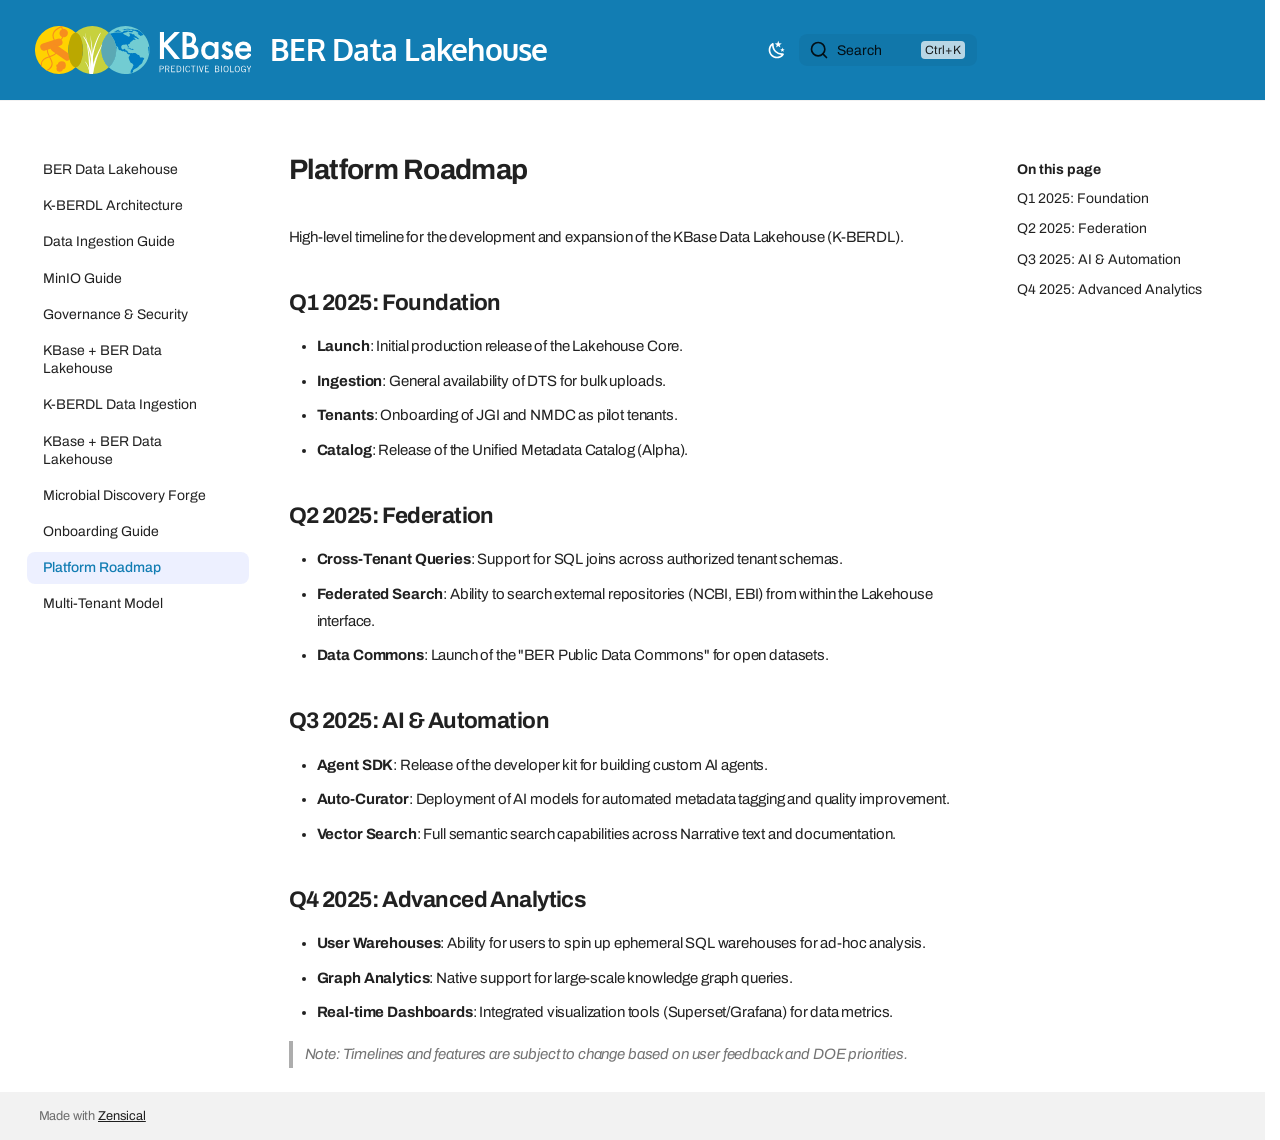
<file: roadmap/index.html>
<!doctype html>
<html lang="en" class="no-js">
  <head>
    
      <meta charset="utf-8">
      <meta name="viewport" content="width=device-width,initial-scale=1">
      
        <meta name="description" content="Documentation for the KBase BER Data Lakehouse (K-BERDL) — a unified, AI-native data platform for DOE Biological and Environmental Research">
      
      
      
        <link rel="canonical" href="https://gazimahmud.github.io/kberdl-docs/roadmap/">
      
      
        <link rel="prev" href="../onboarding-guide/">
      
      
        <link rel="next" href="../tenant-model/">
      
      
        
      
      
      <link rel="icon" href="../assets/favicon.png">
      <meta name="generator" content="zensical-0.0.26">
    
    
      
        <title>Platform Roadmap - BER Data Lakehouse</title>
      
    
    
      
        
      
      <link rel="stylesheet" href="../assets/stylesheets/modern/main.50057488.min.css">
      
        
          
        
        <link rel="stylesheet" href="../assets/stylesheets/modern/palette.dfe2e883.min.css">
      
      


    
    
      
    
    
      
        
        
        <link rel="preconnect" href="https://fonts.gstatic.com" crossorigin>
        <link rel="stylesheet" href="https://fonts.googleapis.com/css?family=Archivo:300,300i,400,400i,500,500i,700,700i%7CRoboto+Mono:400,400i,700,700i&display=fallback">
        <style>:root{--md-text-font:"Archivo";--md-code-font:"Roboto Mono"}</style>
      
    
    
      <link rel="stylesheet" href="../stylesheets/extra.css">
    
      <link rel="stylesheet" href="../stylesheets/fonts.css">
    
    <script>__md_scope=new URL("..",location),__md_hash=e=>[...e].reduce(((e,t)=>(e<<5)-e+t.charCodeAt(0)),0),__md_get=(e,t=localStorage,a=__md_scope)=>JSON.parse(t.getItem(a.pathname+"."+e)),__md_set=(e,t,a=localStorage,_=__md_scope)=>{try{a.setItem(_.pathname+"."+e,JSON.stringify(t))}catch(e){}},document.documentElement.setAttribute("data-platform",navigator.platform)</script>
    
      

    
    
  </head>
  
  
    
    
      
    
    
    
    
    <body dir="ltr" data-md-color-scheme="default" data-md-color-primary="custom" data-md-color-accent="custom">
  
    
    <input class="md-toggle" data-md-toggle="drawer" type="checkbox" id="__drawer" autocomplete="off">
    <input class="md-toggle" data-md-toggle="search" type="checkbox" id="__search" autocomplete="off">
    <label class="md-overlay" for="__drawer" aria-label="Navigation"></label>
    <div data-md-component="skip">
      
        
        <a href="#platform-roadmap" class="md-skip">
          Skip to content
        </a>
      
    </div>
    <div data-md-component="announce">
      
    </div>
    
    
      

  

<header class="md-header md-header--shadow" data-md-component="header">
  <nav class="md-header__inner md-grid" aria-label="Header">
    <a href="./.." title="BER Data Lakehouse" class="md-header__button md-logo" aria-label="BER Data Lakehouse" data-md-component="logo">
      
  
  <?xml version="1.0" encoding="UTF-8"?> <svg xmlns="http://www.w3.org/2000/svg" xmlns:xlink="http://www.w3.org/1999/xlink" id="Layer_1" data-name="Layer 1" viewBox="0 0 364 80.69"><defs><style>.cls-1,.cls-7{fill:none;}.cls-2{fill:#72ccd2;}.cls-3{fill:#c7d13e;}.cls-4{fill:#ffd200;}.cls-5{fill:#ffffff;}.cls-6{clip-path:url(#clip-path);}.cls-7{stroke:#f78e1e;stroke-miterlimit:10;stroke-width:1.83px;}.cls-8{fill:#f78e1e;}.cls-9{clip-path:url(#clip-path-2);}.cls-10{fill:#ffffff;}.cls-11{clip-path:url(#clip-path-3);}.cls-12{fill:#007dc3;}.cls-13{fill:#bba800;}.cls-14{fill:#5ba8b4;}</style><clipPath id="clip-path"><path class="cls-1" d="M68.29,69.42a40.31,40.31,0,0,1,0-58.15h0a40.35,40.35,0,1,0,0,58.15Z"></path></clipPath><clipPath id="clip-path-2"><path class="cls-1" d="M111.8,40.34a40.22,40.22,0,0,1,12.39-29.07,40.29,40.29,0,0,0-55.9,0,40.29,40.29,0,0,1,0,58.15,40.29,40.29,0,0,0,55.9,0A40.23,40.23,0,0,1,111.8,40.34Z"></path></clipPath><clipPath id="clip-path-3"><path class="cls-1" d="M152.14,0a40.17,40.17,0,0,0-27.95,11.27,40.31,40.31,0,0,1,0,58.15A40.34,40.34,0,1,0,152.14,0Z"></path></clipPath></defs><path class="cls-2" d="M152.14,0a40.17,40.17,0,0,0-27.95,11.27,40.31,40.31,0,0,1,0,58.15A40.34,40.34,0,1,0,152.14,0Z"></path><path class="cls-3" d="M111.8,40.34a40.22,40.22,0,0,1,12.39-29.07,40.29,40.29,0,0,0-55.9,0,40.29,40.29,0,0,1,0,58.15,40.29,40.29,0,0,0,55.9,0A40.23,40.23,0,0,1,111.8,40.34Z"></path><path class="cls-4" d="M68.29,69.42a40.31,40.31,0,0,1,0-58.15h0a40.35,40.35,0,1,0,0,58.15Z"></path><path class="cls-5" d="M216.9,28.19l17.69-18.13h9.16L223.2,30.64l20.66,24.87h-9.18L218.31,35.29,216.9,36.7V55.51H210V10.06h6.86Z"></path><path class="cls-5" d="M248,55.51V10.06h6.83a29.46,29.46,0,0,1,7.27.71,10.94,10.94,0,0,1,4.62,2.38,12.5,12.5,0,0,1,3,4.33,13,13,0,0,1,1.15,5.3,10.74,10.74,0,0,1-3.74,8.27,11,11,0,0,1,5.71,4.33A12.21,12.21,0,0,1,275,42.5a12.12,12.12,0,0,1-3.77,9,12.4,12.4,0,0,1-5.09,3.15,29.58,29.58,0,0,1-7.74.85Zm6.85-25.93H257q3.83,0,5.61-1.7a6.54,6.54,0,0,0,1.78-5A6.29,6.29,0,0,0,262.56,18a7.62,7.62,0,0,0-5.3-1.66h-2.42Zm0,19.49h4.24q4.65,0,6.83-1.83a6.3,6.3,0,0,0,2.3-5,6.41,6.41,0,0,0-2.21-5q-2.14-2-7.68-2h-3.48Z"></path><path class="cls-5" d="M301.81,26.84h6.65V55.51h-6.65v-3A12.71,12.71,0,0,1,283.18,52a16,16,0,0,1-3.86-10.95,15.52,15.52,0,0,1,3.86-10.75,12.45,12.45,0,0,1,9.65-4.3,12.19,12.19,0,0,1,9,4.13ZM286.09,41.09a10,10,0,0,0,2.21,6.71A7.23,7.23,0,0,0,294,50.42,7.6,7.6,0,0,0,300,47.89a9.83,9.83,0,0,0,2.26-6.66A9.82,9.82,0,0,0,300,34.58,7.49,7.49,0,0,0,294.07,32a7.3,7.3,0,0,0-5.71,2.59A9.57,9.57,0,0,0,286.09,41.09Z"></path><path class="cls-5" d="M331.52,31.73l-5.47,2.91c-.87-1.75-1.94-2.62-3.21-2.62a2.21,2.21,0,0,0-1.56.6,2,2,0,0,0-.65,1.55c0,1.09,1.27,2.18,3.83,3.26q5.27,2.26,7.09,4.18a7.1,7.1,0,0,1,1.83,5.14,9,9,0,0,1-3.06,6.94,10.48,10.48,0,0,1-7.19,2.65q-7.22,0-10.21-7l5.65-2.62a12.26,12.26,0,0,0,1.79,2.62,4.1,4.1,0,0,0,2.89,1.12c2.24,0,3.35-1,3.35-3.06,0-1.18-.86-2.28-2.59-3.3-.66-.33-1.33-.66-2-1l-2-1a12.4,12.4,0,0,1-4.06-2.83,7,7,0,0,1-1.5-4.62A8.17,8.17,0,0,1,317,28.49,9,9,0,0,1,323.34,26Q328.85,26,331.52,31.73Z"></path><path class="cls-5" d="M363.73,42.74H343.19a8.69,8.69,0,0,0,2.29,5.62,7,7,0,0,0,5.21,2.06,6.77,6.77,0,0,0,4.1-1.18,17,17,0,0,0,3.62-4.36L364,48a22.2,22.2,0,0,1-2.74,3.78,14.57,14.57,0,0,1-3.09,2.59,12.44,12.44,0,0,1-3.56,1.49,17.58,17.58,0,0,1-4.15.47,13.55,13.55,0,0,1-10.31-4.12q-3.88-4.15-3.88-11t3.77-11A13,13,0,0,1,350.1,26q6.33,0,10,4t3.65,11.1Zm-6.8-5.42c-.92-3.53-3.14-5.3-6.68-5.3a6.7,6.7,0,0,0-2.26.37,6.38,6.38,0,0,0-1.93,1.06,6.59,6.59,0,0,0-1.49,1.66,7.6,7.6,0,0,0-.94,2.21Z"></path><g class="cls-6"><path class="cls-7" d="M42-12.65C39.75-7.48,45.6,2.79,47,8.1,49.12,16.31,47.35,22,39,25.29c-6.6,2.59-16.2,4.15-18.2,12.12-2.24,8.94,6.64,16.08,7.84,24.29C31.22,79.11.12,76-5.7,87.76"></path><path class="cls-7" d="M55.61-7.29C53.75-2,42.47,1.55,37.83,4.5c-7.16,4.55-9.76,9.94-5.9,18C35,28.89,41,36.57,37,43.76,32.53,51.84,21.17,51,14.7,56.19,1,67.21,25.87,86.11,22.1,98.7"></path><path class="cls-8" d="M16.88,41a6.15,6.15,0,0,1-7.74-4h0a6.16,6.16,0,0,1,4-7.74l25.08-8a6.17,6.17,0,0,1,7.74,4h0A6.17,6.17,0,0,1,42,33Z"></path><path class="cls-8" d="M29,41.89a6.16,6.16,0,0,1-1.52-8.58h0A6.17,6.17,0,0,1,36.1,31.8L57.67,46.89a6.15,6.15,0,0,1,1.52,8.57h0A6.16,6.16,0,0,1,50.61,57Z"></path><circle class="cls-8" cx="41.52" cy="71.59" r="5.33"></circle><path class="cls-8" d="M40.81,66.81a2.6,2.6,0,1,1-2.6-2.6A2.59,2.59,0,0,1,40.81,66.81Z"></path><circle class="cls-8" cx="45.01" cy="66.26" r="6.8"></circle><path class="cls-8" d="M46.31,18.81a7.11,7.11,0,1,1,8.76-4.95A7.12,7.12,0,0,1,46.31,18.81Z"></path></g><g class="cls-9"><path class="cls-10" d="M93.29,94.56A64.48,64.48,0,0,0,98.55,69.2C98.54,43,84,16.83,80.7,17.39,96.51,43.45,96,67.13,92.53,94.23"></path><path class="cls-10" d="M92.83,94.11a31.12,31.12,0,0,0,1-11.64c-1.21-11.86-8.43-23.26-9.77-22.9,7.74,11.3,8.59,22.23,8.4,34.61"></path><path class="cls-10" d="M92.46,94.49c.27-12.18,4.79-29.37,7.78-37.5,2.78-7.81,16.13-34,17.11-33.35C99,57.37,94.89,93,95.55,95"></path><path class="cls-10" d="M93.7,94a115.74,115.74,0,0,1-.79-29c2.93-28.95,15.84-55.3,18-54.1-13.76,26-16.06,52.27-16.69,82.88"></path><path class="cls-10" d="M93.09,94.52c1.18-13.53,0-33.35-1.16-42.89-1-9.13-7.28-40.47-8-40,8.85,40.62,7.68,80.74,7,82.81"></path><path class="cls-10" d="M92.17,94.45c1.18-13.53,3.68-29.75,3.68-40.52,0-14.54-3.16-38.36-2.91-38.55,8.85,40.62,1.53,77.09.86,79.15"></path></g><g class="cls-11"><path class="cls-12" d="M160.43,61.15c1,.79,2.15.63,3.21,1.72.66.68,2,2.44,1.93,3.41,0,.63-.84,1.25-1.08,1.84s-.19,1.39-.47,2.1c-.49,1.24-1.68,2.1-2.22,3.24a11.26,11.26,0,0,0-1.2,3.76c-.16,1.79.54,2.07,2.4,1.49s1.74-1.55,1.88-2.87a.5.5,0,0,1-.32,0c-.27-2.3,4.78-4.4,6.42-5.31,2.62-1.47,3.67-3.89,5.9-5.56,1.23-.92,2.47-1.43,3.34-2.81s.66-2.84,1.37-4.24c.46-.92,2.07-2.17,2.09-3.08,0-1.47-2.58-1.88-3.76-2-2.16-.33-3.25.85-3.76-1.71s-1-2.13-3.42-3c-1.68-.55-2.89-2.32-4.44-2.7a13,13,0,0,0-2.57,0c-.72,0-1.78-.68-1.56.87-.44-.14-.82-.77-1.17-.84a10.4,10.4,0,0,0-2,.14,14.07,14.07,0,0,1-3.8-.64c-2.06-.58-.84-1.21-1.7-2.75-.61-1.08-2.6-1.6-3.74-1.55.1-1.13.39-2.54-1.22-2.54-1.12,0-2,1.88-3.21,1.5-1-.29-2.13-2.52-2.3-3.38a4.52,4.52,0,0,1,1.23-3.94c1-.88,2.66-.8,3.94-.85,1,0,3-.55,3.76-.35,1.54.4,1.05,1.87,1.66,3a4.07,4.07,0,0,0,2.75,2c.38-1.39-1.62-2.59-2-3.92-.44-1.66.44-1.32,1.88-2s1.18-1.33,1.83-2.6,3-1.61,3.28-2.71c1.57-.13,1.51-2,3.2-2.06.18,1.63,2.93.43,2.9-.68-1.66.07-2.42-.17-2.05-1.88-.66,0-1.35,0-2-.06,1.39-2,4.14.78,5.77-.6a4,4,0,0,1-.46,1.62,9,9,0,0,0,3.71.87c.19-1-.35-1.3-1-1.91-.25-.26-.79-.1-1-.33s-.25-.73-.5-1c-1.21-1.26-1.94-1.2-3.47-2s-.94-2.33-2.56-2.78c-.67-.19-1.15.27-1.75,0s-1.2-1-1.8-1.28c-.93-.47-3.34-1.33-3.81,0-.26.77.63,1.27.86,1.85.44,1.09.43.65,0,1.63-.51,1.3-1.38,2.27-2.81,1.54-1.59-.82-2.71-2-4.58-2.58-2.33-.79-6-2.82-1.7-3.79a22.09,22.09,0,0,0,3.8-.82c.53-.23.78-.85,1.49-1.11a6.76,6.76,0,0,1,2.54-.1c.47,1.23,3,1.12,4.13,1.13,2.11,0,3.59-1.34.68-2.06-2.7-.67-6.31-1.38-9.05-1-.71.11-1.3.43-2.05.51s-1.85-.24-2.56.18-.41.85-1,1.53c-.82.89-1.67.81-2.75,1-4.09.8-8.13-.61-12.1.73-2.55.86-5.86.58-7.76,2.3-1.07,1-1.88,2.12-3,3-.94.74-1.75,3.55-1.75,3.55,1.37-2,4-1.79,6.13-1.68.29,1.14,1,1,1.73,1.56s1,1.31,1.68,1.69c-.64,2.67.21,7.29,2.3,9.37,1.48,1.48,2.33,1.3,3,3.25.5,1.41,1.15,3.38,2.29,4.3.31-1.37-.51-2-1.14-3.07a11.11,11.11,0,0,1-1-3.22c.67,1.4,2.09,1.93,3.12,3,1.25,1.32.59,2.75,1.51,4.1s2.9,1.06,4.26,1.76c.69.35,1,1,1.71,1.16s1.62-.46,2.37-.49c1,1.67,3.1,1,4.47,1.84s1.27,3.87,3.73,3.46c.41,1.21,1.75.43,2.57.16.22,2.67-1.26,3.14-2.16,5.28C157,54.07,159.93,60.77,160.43,61.15Z"></path><path class="cls-12" d="M133.46,9.68c-.44.26-1.3.84-1.39,1.39,1.36-.2,2.4-1.52,3.94-1.31a4.35,4.35,0,0,0,1.87.05,5.4,5.4,0,0,1,2.08,0c.73.08,1.39-.23,2.07-.06s1.22.44,1.82.11c1-.55-.23-.86-.51-1.25-.12-.17-.09-.49-.24-.6a1.5,1.5,0,0,0-.84,0,8.73,8.73,0,0,0-1.56.54,16.05,16.05,0,0,1-2.44.59c0-.74,2.23-1.12,2.78-1.24.77-.17,1.09-.5.07-.56,0-.72-.32-1-1.1-.84a26.24,26.24,0,0,0-3.62,1.4,5.62,5.62,0,0,0-2.19,1.44,4.16,4.16,0,0,1-1.39.86"></path><path class="cls-12" d="M162,6.73a.94.94,0,0,1,1.16.36c.21.33.17.52.57.69a2.53,2.53,0,0,0,1.06.1c1.61,0,3.38-.06,4.84.8a14.6,14.6,0,0,1,1.63,1.05,4.41,4.41,0,0,0,.71.54,12.36,12.36,0,0,1,1.23.54,1.75,1.75,0,0,1,.53,1.52c-.15.3-.78.26-1.15.25-.22.81,1.74,1.68,2.2,2a13.52,13.52,0,0,1,2.29,1.9c.72.69,1,.54,1.59-.24.46-.61.8-.91,1.57-.8s1,.14,1.53-.4c.32-.35.9-.83.72-1.35-.12-.35-.65-.62-.93-.85-.55-.47-1.09-1-1.63-1.45a18.4,18.4,0,0,0-4.36-2.82c-1-.5-1.95-1.27-3-1.71a11.13,11.13,0,0,0-3.82-.5,8.11,8.11,0,0,1-2.91-.68,18.29,18.29,0,0,0-2.6-.38,15.44,15.44,0,0,0-3.84-.43c-1.51,0-3.05-.23-4.56-.16a10.83,10.83,0,0,0-1.68.41,11.93,11.93,0,0,1-1.79.09,4.93,4.93,0,0,0-2.1.27c-.25.16-.28.44-.56.6s-1.63,0-1.63.53c.67,0,1.32-.35,2-.25a3.76,3.76,0,0,0,1.84.15,10,10,0,0,1,2.2-.55c.79,0,1.61-.1,2.39-.1s1.61.22,2.42.25a7.82,7.82,0,0,0,1.28,0,6.89,6.89,0,0,1,1.25-.24c.38,0,.31.16.64.35a2.52,2.52,0,0,0,1.36.2c.61,0,.93,0,.74.65"></path><path class="cls-12" d="M190.25,35c-.33.26-.05,1-.16,1.42-.23.78.38,1.22.38,2a21.26,21.26,0,0,0,.15,2.26c.11,1,.7,1.89.41,2.84-.21.68.22,1.23.25,2a1.75,1.75,0,0,0,.19,1c.05.07.49.36.6.31.37-.14.35-1.37.39-1.7.26-2,1-4.06,1-6.13,0-1.16-.56-1.61-1-2.6a13.58,13.58,0,0,0-1.26-1.63"></path><path class="cls-12" d="M155.78,36.83c-.26-.2-1.57,1,0,.51a3.51,3.51,0,0,1,2.22.3c.46.19,1.79.24,2,.74.09.17-.12.46,0,.6s1.05.21,1.29.1.62-.54.55-.84-.66-.41-.94-.52c-.6-.22-1.11-.81-1.72-.92-.3-.06-.58.1-.85.08s-.75-.27-1.18-.3a6.34,6.34,0,0,0-1.25-.15c-.27.09-.26.25-.4.45"></path><path class="cls-12" d="M159.62,39.73c-.08-.07-.12-.13-.24-.09-.14.64,1,.81,1,.24,0-.33-.82-.43-1-.25"></path><path class="cls-12" d="M163.46,38.18c-.16.12-.52.32-.6.51-.16.45.19.18.24.49.11.59-.74.2-.82.61-.16.7,1.17.24,1.33.25.51,0,.6.41,1.25.13.23-.1.28-.21.55-.24s.4.1.49,0c.58-.43-.59-.91-.83-1a4,4,0,0,0-1-.5c-.14,0-.35,0-.5-.09s-.13-.26-.4-.11"></path></g><path class="cls-2" d="M111.79,40.39a40.2,40.2,0,0,0,12.4,29.08,40.32,40.32,0,0,0,0-58.16A40.2,40.2,0,0,0,111.79,40.39Z"></path><ellipse class="cls-13" cx="68.29" cy="40.39" rx="12.4" ry="29.08"></ellipse><path class="cls-14" d="M111.79,40.39a40.2,40.2,0,0,0,12.4,29.08,40.32,40.32,0,0,0,0-58.16A40.2,40.2,0,0,0,111.79,40.39Z"></path><path class="cls-10" d="M209.46,77.62V66.85h3.76c2.3,0,3.3,1.31,3.3,3s-1.24,3-4,3h-1.91v4.8Zm1.19-5.82h2c2,0,2.64-.68,2.64-2s-.76-2-2.37-2h-2.3Z"></path><path class="cls-10" d="M218.91,77.62V66.85h3.46c2.33,0,3.6,1,3.6,2.83a2.8,2.8,0,0,1-2.15,2.81l2.28,5.13h-1.3l-2.17-4.89H220.1v4.89Zm1.19-5.91h2.17c1.64,0,2.51-.61,2.51-2s-1-1.88-2.53-1.88H220.1Z"></path><path class="cls-10" d="M235.44,66.85v1h-5.26v3.61h3.74v1h-3.74v4.12h5.56v1H229V66.85Z"></path><path class="cls-10" d="M238.22,66.85h2.9c2.92,0,4.86,1.85,4.86,5.38,0,3.17-1.7,5.39-4.92,5.39h-2.84Zm1.2,9.76H241c2.47,0,3.76-1.48,3.76-4.38,0-3.14-1.49-4.37-3.7-4.37h-1.67Z"></path><path class="cls-10" d="M250,66.85V77.62h-1.2V66.85Z"></path><path class="cls-10" d="M260.71,74.4c-.48,2-1.58,3.37-3.79,3.37-2.42,0-4.12-1.76-4.12-5.54,0-3.5,1.52-5.53,4.12-5.53,2,0,3.16,1.16,3.64,3.13l-1.1.33c-.39-1.52-1.08-2.45-2.69-2.45S254,69.15,254,72.23s1.23,4.53,3,4.53,2.3-1.26,2.62-2.57Z"></path><path class="cls-10" d="M266.5,67.86v9.76h-1.19V67.86h-3.23v-1h7.64v1Z"></path><path class="cls-10" d="M273.38,66.85V77.62h-1.19V66.85Z"></path><path class="cls-10" d="M275.81,66.85H277l2.66,8.83h0l2.67-8.83h1.21l-3.35,10.77h-1.09Z"></path><path class="cls-10" d="M292.32,66.85v1h-5.27v3.61h3.75v1h-3.75v4.12h5.57v1h-6.76V66.85Z"></path><path class="cls-10" d="M302.61,66.85h4a2.73,2.73,0,0,1,3,2.65A2.41,2.41,0,0,1,307.77,72v0a2.74,2.74,0,0,1,2.08,2.72c0,1.61-1,2.89-3.91,2.89h-3.34Zm1.19,4.62h2.09c1.8,0,2.51-.92,2.51-1.83,0-1.21-.66-1.78-2-1.78H303.8Zm0,5.14H306c1.76,0,2.62-.6,2.62-1.94s-1.1-2.18-2.8-2.18H303.8Z"></path><path class="cls-10" d="M314.08,66.85V77.62h-1.2V66.85Z"></path><path class="cls-10" d="M321.18,66.7c2.64,0,4.21,1.94,4.21,5.53s-1.57,5.54-4.21,5.54S317,75.83,317,72.23,318.54,66.7,321.18,66.7Zm0,10.06c1.89,0,3-1.47,3-4.53s-1.12-4.52-3-4.52-3,1.47-3,4.52S319.28,76.76,321.18,76.76Z"></path><path class="cls-10" d="M328.15,77.62V66.85h1.19v9.76h5.1v1Z"></path><path class="cls-10" d="M340,66.7c2.64,0,4.21,1.94,4.21,5.53s-1.57,5.54-4.21,5.54-4.21-1.94-4.21-5.54S337.35,66.7,340,66.7Zm0,10.06c1.9,0,3-1.47,3-4.53s-1.11-4.52-3-4.52-3,1.47-3,4.52S338.09,76.76,340,76.76Z"></path><path class="cls-10" d="M354.34,72.44v5.18h-1v-1h0a3.43,3.43,0,0,1-2.82,1.13c-2.45,0-4.21-1.76-4.21-5.54s1.76-5.53,4.21-5.53c1.82,0,3.22.86,3.88,3.16l-1.14.23c-.53-1.72-1.43-2.38-2.68-2.38-1.59,0-3.08,1.08-3.08,4.52s1.49,4.53,3.08,4.53a2.31,2.31,0,0,0,2.58-2.39v-.91h-2.43v-1Z"></path><path class="cls-10" d="M359.12,73.08l-3.31-6.23h1.32l2.59,4.94,2.6-4.94h1.31l-3.31,6.23v4.54h-1.2Z"></path></svg> 

    </a>
    <label class="md-header__button md-icon" for="__drawer" aria-label="Navigation">
      
      <svg xmlns="http://www.w3.org/2000/svg" fill="none" stroke="currentColor" stroke-linecap="round" stroke-linejoin="round" stroke-width="2" class="lucide lucide-menu" viewBox="0 0 24 24"><path d="M4 5h16M4 12h16M4 19h16"/></svg>
    </label>
    <div class="md-header__title" data-md-component="header-title">
      <div class="md-header__ellipsis">
        <div class="md-header__topic">
          <span class="md-ellipsis">
            BER Data Lakehouse
          </span>
        </div>
        <div class="md-header__topic" data-md-component="header-topic">
          <span class="md-ellipsis">
            
              Platform Roadmap
            
          </span>
        </div>
      </div>
    </div>
    
      
        <form class="md-header__option" data-md-component="palette">
  
    
    
    
    <input class="md-option" data-md-color-media="none" data-md-color-scheme="default" data-md-color-primary="custom" data-md-color-accent="custom"  aria-label="Switch to dark mode"  type="radio" name="__palette" id="__palette_0">
    
      <label class="md-header__button md-icon" title="Switch to dark mode" for="__palette_1" hidden>
        <svg xmlns="http://www.w3.org/2000/svg" viewBox="0 0 24 24"><path d="m17.75 4.09-2.53 1.94.91 3.06-2.63-1.81-2.63 1.81.91-3.06-2.53-1.94L12.44 4l1.06-3 1.06 3zm3.5 6.91-1.64 1.25.59 1.98-1.7-1.17-1.7 1.17.59-1.98L15.75 11l2.06-.05L18.5 9l.69 1.95zm-2.28 4.95c.83-.08 1.72 1.1 1.19 1.85-.32.45-.66.87-1.08 1.27C15.17 23 8.84 23 4.94 19.07c-3.91-3.9-3.91-10.24 0-14.14.4-.4.82-.76 1.27-1.08.75-.53 1.93.36 1.85 1.19-.27 2.86.69 5.83 2.89 8.02a9.96 9.96 0 0 0 8.02 2.89m-1.64 2.02a12.08 12.08 0 0 1-7.8-3.47c-2.17-2.19-3.33-5-3.49-7.82-2.81 3.14-2.7 7.96.31 10.98 3.02 3.01 7.84 3.12 10.98.31"/></svg>
      </label>
    
  
    
    
    
    <input class="md-option" data-md-color-media="none" data-md-color-scheme="slate" data-md-color-primary="custom" data-md-color-accent="custom"  aria-label="Switch to light mode"  type="radio" name="__palette" id="__palette_1">
    
      <label class="md-header__button md-icon" title="Switch to light mode" for="__palette_0" hidden>
        <svg xmlns="http://www.w3.org/2000/svg" viewBox="0 0 24 24"><path d="M12 7a5 5 0 0 1 5 5 5 5 0 0 1-5 5 5 5 0 0 1-5-5 5 5 0 0 1 5-5m0 2a3 3 0 0 0-3 3 3 3 0 0 0 3 3 3 3 0 0 0 3-3 3 3 0 0 0-3-3m0-7 2.39 3.42C13.65 5.15 12.84 5 12 5s-1.65.15-2.39.42zM3.34 7l4.16-.35A7.2 7.2 0 0 0 5.94 8.5c-.44.74-.69 1.5-.83 2.29zm.02 10 1.76-3.77a7.131 7.131 0 0 0 2.38 4.14zM20.65 7l-1.77 3.79a7.02 7.02 0 0 0-2.38-4.15zm-.01 10-4.14.36c.59-.51 1.12-1.14 1.54-1.86.42-.73.69-1.5.83-2.29zM12 22l-2.41-3.44c.74.27 1.55.44 2.41.44.82 0 1.63-.17 2.37-.44z"/></svg>
      </label>
    
  
</form>
      
    
    
      <script>var palette=__md_get("__palette");if(palette&&palette.color){if("(prefers-color-scheme)"===palette.color.media){var media=matchMedia("(prefers-color-scheme: light)"),input=document.querySelector(media.matches?"[data-md-color-media='(prefers-color-scheme: light)']":"[data-md-color-media='(prefers-color-scheme: dark)']");palette.color.media=input.getAttribute("data-md-color-media"),palette.color.scheme=input.getAttribute("data-md-color-scheme"),palette.color.primary=input.getAttribute("data-md-color-primary"),palette.color.accent=input.getAttribute("data-md-color-accent")}for(var[key,value]of Object.entries(palette.color))document.body.setAttribute("data-md-color-"+key,value)}</script>
    
    
    
      
      
        <label class="md-header__button md-icon" for="__search" aria-label="Search">
          
          <svg xmlns="http://www.w3.org/2000/svg" fill="none" stroke="currentColor" stroke-linecap="round" stroke-linejoin="round" stroke-width="2" class="lucide lucide-search" viewBox="0 0 24 24"><path d="m21 21-4.34-4.34"/><circle cx="11" cy="11" r="8"/></svg>
        </label>
        <div class="md-search" data-md-component="search" role="dialog" aria-label="Search">
  <button type="button" class="md-search__button">
    Search
  </button>
</div>
      
    
    <div class="md-header__source">
      
    </div>
  </nav>
  
</header>
    
    <div class="md-container" data-md-component="container">
      
      
        
          
        
      
      <main class="md-main" data-md-component="main">
        <div class="md-main__inner md-grid">
          
            
              
              <div class="md-sidebar md-sidebar--primary" data-md-component="sidebar" data-md-type="navigation" >
                <div class="md-sidebar__scrollwrap">
                  <div class="md-sidebar__inner">
                    



<nav class="md-nav md-nav--primary" aria-label="Navigation" data-md-level="0">
  <label class="md-nav__title" for="__drawer">
    <a href="./.." title="BER Data Lakehouse" class="md-nav__button md-logo" aria-label="BER Data Lakehouse" data-md-component="logo">
      
  
  <?xml version="1.0" encoding="UTF-8"?> <svg xmlns="http://www.w3.org/2000/svg" xmlns:xlink="http://www.w3.org/1999/xlink" id="Layer_1" data-name="Layer 1" viewBox="0 0 364 80.69"><defs><style>.cls-1,.cls-7{fill:none;}.cls-2{fill:#72ccd2;}.cls-3{fill:#c7d13e;}.cls-4{fill:#ffd200;}.cls-5{fill:#ffffff;}.cls-6{clip-path:url(#clip-path);}.cls-7{stroke:#f78e1e;stroke-miterlimit:10;stroke-width:1.83px;}.cls-8{fill:#f78e1e;}.cls-9{clip-path:url(#clip-path-2);}.cls-10{fill:#ffffff;}.cls-11{clip-path:url(#clip-path-3);}.cls-12{fill:#007dc3;}.cls-13{fill:#bba800;}.cls-14{fill:#5ba8b4;}</style><clipPath id="clip-path"><path class="cls-1" d="M68.29,69.42a40.31,40.31,0,0,1,0-58.15h0a40.35,40.35,0,1,0,0,58.15Z"></path></clipPath><clipPath id="clip-path-2"><path class="cls-1" d="M111.8,40.34a40.22,40.22,0,0,1,12.39-29.07,40.29,40.29,0,0,0-55.9,0,40.29,40.29,0,0,1,0,58.15,40.29,40.29,0,0,0,55.9,0A40.23,40.23,0,0,1,111.8,40.34Z"></path></clipPath><clipPath id="clip-path-3"><path class="cls-1" d="M152.14,0a40.17,40.17,0,0,0-27.95,11.27,40.31,40.31,0,0,1,0,58.15A40.34,40.34,0,1,0,152.14,0Z"></path></clipPath></defs><path class="cls-2" d="M152.14,0a40.17,40.17,0,0,0-27.95,11.27,40.31,40.31,0,0,1,0,58.15A40.34,40.34,0,1,0,152.14,0Z"></path><path class="cls-3" d="M111.8,40.34a40.22,40.22,0,0,1,12.39-29.07,40.29,40.29,0,0,0-55.9,0,40.29,40.29,0,0,1,0,58.15,40.29,40.29,0,0,0,55.9,0A40.23,40.23,0,0,1,111.8,40.34Z"></path><path class="cls-4" d="M68.29,69.42a40.31,40.31,0,0,1,0-58.15h0a40.35,40.35,0,1,0,0,58.15Z"></path><path class="cls-5" d="M216.9,28.19l17.69-18.13h9.16L223.2,30.64l20.66,24.87h-9.18L218.31,35.29,216.9,36.7V55.51H210V10.06h6.86Z"></path><path class="cls-5" d="M248,55.51V10.06h6.83a29.46,29.46,0,0,1,7.27.71,10.94,10.94,0,0,1,4.62,2.38,12.5,12.5,0,0,1,3,4.33,13,13,0,0,1,1.15,5.3,10.74,10.74,0,0,1-3.74,8.27,11,11,0,0,1,5.71,4.33A12.21,12.21,0,0,1,275,42.5a12.12,12.12,0,0,1-3.77,9,12.4,12.4,0,0,1-5.09,3.15,29.58,29.58,0,0,1-7.74.85Zm6.85-25.93H257q3.83,0,5.61-1.7a6.54,6.54,0,0,0,1.78-5A6.29,6.29,0,0,0,262.56,18a7.62,7.62,0,0,0-5.3-1.66h-2.42Zm0,19.49h4.24q4.65,0,6.83-1.83a6.3,6.3,0,0,0,2.3-5,6.41,6.41,0,0,0-2.21-5q-2.14-2-7.68-2h-3.48Z"></path><path class="cls-5" d="M301.81,26.84h6.65V55.51h-6.65v-3A12.71,12.71,0,0,1,283.18,52a16,16,0,0,1-3.86-10.95,15.52,15.52,0,0,1,3.86-10.75,12.45,12.45,0,0,1,9.65-4.3,12.19,12.19,0,0,1,9,4.13ZM286.09,41.09a10,10,0,0,0,2.21,6.71A7.23,7.23,0,0,0,294,50.42,7.6,7.6,0,0,0,300,47.89a9.83,9.83,0,0,0,2.26-6.66A9.82,9.82,0,0,0,300,34.58,7.49,7.49,0,0,0,294.07,32a7.3,7.3,0,0,0-5.71,2.59A9.57,9.57,0,0,0,286.09,41.09Z"></path><path class="cls-5" d="M331.52,31.73l-5.47,2.91c-.87-1.75-1.94-2.62-3.21-2.62a2.21,2.21,0,0,0-1.56.6,2,2,0,0,0-.65,1.55c0,1.09,1.27,2.18,3.83,3.26q5.27,2.26,7.09,4.18a7.1,7.1,0,0,1,1.83,5.14,9,9,0,0,1-3.06,6.94,10.48,10.48,0,0,1-7.19,2.65q-7.22,0-10.21-7l5.65-2.62a12.26,12.26,0,0,0,1.79,2.62,4.1,4.1,0,0,0,2.89,1.12c2.24,0,3.35-1,3.35-3.06,0-1.18-.86-2.28-2.59-3.3-.66-.33-1.33-.66-2-1l-2-1a12.4,12.4,0,0,1-4.06-2.83,7,7,0,0,1-1.5-4.62A8.17,8.17,0,0,1,317,28.49,9,9,0,0,1,323.34,26Q328.85,26,331.52,31.73Z"></path><path class="cls-5" d="M363.73,42.74H343.19a8.69,8.69,0,0,0,2.29,5.62,7,7,0,0,0,5.21,2.06,6.77,6.77,0,0,0,4.1-1.18,17,17,0,0,0,3.62-4.36L364,48a22.2,22.2,0,0,1-2.74,3.78,14.57,14.57,0,0,1-3.09,2.59,12.44,12.44,0,0,1-3.56,1.49,17.58,17.58,0,0,1-4.15.47,13.55,13.55,0,0,1-10.31-4.12q-3.88-4.15-3.88-11t3.77-11A13,13,0,0,1,350.1,26q6.33,0,10,4t3.65,11.1Zm-6.8-5.42c-.92-3.53-3.14-5.3-6.68-5.3a6.7,6.7,0,0,0-2.26.37,6.38,6.38,0,0,0-1.93,1.06,6.59,6.59,0,0,0-1.49,1.66,7.6,7.6,0,0,0-.94,2.21Z"></path><g class="cls-6"><path class="cls-7" d="M42-12.65C39.75-7.48,45.6,2.79,47,8.1,49.12,16.31,47.35,22,39,25.29c-6.6,2.59-16.2,4.15-18.2,12.12-2.24,8.94,6.64,16.08,7.84,24.29C31.22,79.11.12,76-5.7,87.76"></path><path class="cls-7" d="M55.61-7.29C53.75-2,42.47,1.55,37.83,4.5c-7.16,4.55-9.76,9.94-5.9,18C35,28.89,41,36.57,37,43.76,32.53,51.84,21.17,51,14.7,56.19,1,67.21,25.87,86.11,22.1,98.7"></path><path class="cls-8" d="M16.88,41a6.15,6.15,0,0,1-7.74-4h0a6.16,6.16,0,0,1,4-7.74l25.08-8a6.17,6.17,0,0,1,7.74,4h0A6.17,6.17,0,0,1,42,33Z"></path><path class="cls-8" d="M29,41.89a6.16,6.16,0,0,1-1.52-8.58h0A6.17,6.17,0,0,1,36.1,31.8L57.67,46.89a6.15,6.15,0,0,1,1.52,8.57h0A6.16,6.16,0,0,1,50.61,57Z"></path><circle class="cls-8" cx="41.52" cy="71.59" r="5.33"></circle><path class="cls-8" d="M40.81,66.81a2.6,2.6,0,1,1-2.6-2.6A2.59,2.59,0,0,1,40.81,66.81Z"></path><circle class="cls-8" cx="45.01" cy="66.26" r="6.8"></circle><path class="cls-8" d="M46.31,18.81a7.11,7.11,0,1,1,8.76-4.95A7.12,7.12,0,0,1,46.31,18.81Z"></path></g><g class="cls-9"><path class="cls-10" d="M93.29,94.56A64.48,64.48,0,0,0,98.55,69.2C98.54,43,84,16.83,80.7,17.39,96.51,43.45,96,67.13,92.53,94.23"></path><path class="cls-10" d="M92.83,94.11a31.12,31.12,0,0,0,1-11.64c-1.21-11.86-8.43-23.26-9.77-22.9,7.74,11.3,8.59,22.23,8.4,34.61"></path><path class="cls-10" d="M92.46,94.49c.27-12.18,4.79-29.37,7.78-37.5,2.78-7.81,16.13-34,17.11-33.35C99,57.37,94.89,93,95.55,95"></path><path class="cls-10" d="M93.7,94a115.74,115.74,0,0,1-.79-29c2.93-28.95,15.84-55.3,18-54.1-13.76,26-16.06,52.27-16.69,82.88"></path><path class="cls-10" d="M93.09,94.52c1.18-13.53,0-33.35-1.16-42.89-1-9.13-7.28-40.47-8-40,8.85,40.62,7.68,80.74,7,82.81"></path><path class="cls-10" d="M92.17,94.45c1.18-13.53,3.68-29.75,3.68-40.52,0-14.54-3.16-38.36-2.91-38.55,8.85,40.62,1.53,77.09.86,79.15"></path></g><g class="cls-11"><path class="cls-12" d="M160.43,61.15c1,.79,2.15.63,3.21,1.72.66.68,2,2.44,1.93,3.41,0,.63-.84,1.25-1.08,1.84s-.19,1.39-.47,2.1c-.49,1.24-1.68,2.1-2.22,3.24a11.26,11.26,0,0,0-1.2,3.76c-.16,1.79.54,2.07,2.4,1.49s1.74-1.55,1.88-2.87a.5.5,0,0,1-.32,0c-.27-2.3,4.78-4.4,6.42-5.31,2.62-1.47,3.67-3.89,5.9-5.56,1.23-.92,2.47-1.43,3.34-2.81s.66-2.84,1.37-4.24c.46-.92,2.07-2.17,2.09-3.08,0-1.47-2.58-1.88-3.76-2-2.16-.33-3.25.85-3.76-1.71s-1-2.13-3.42-3c-1.68-.55-2.89-2.32-4.44-2.7a13,13,0,0,0-2.57,0c-.72,0-1.78-.68-1.56.87-.44-.14-.82-.77-1.17-.84a10.4,10.4,0,0,0-2,.14,14.07,14.07,0,0,1-3.8-.64c-2.06-.58-.84-1.21-1.7-2.75-.61-1.08-2.6-1.6-3.74-1.55.1-1.13.39-2.54-1.22-2.54-1.12,0-2,1.88-3.21,1.5-1-.29-2.13-2.52-2.3-3.38a4.52,4.52,0,0,1,1.23-3.94c1-.88,2.66-.8,3.94-.85,1,0,3-.55,3.76-.35,1.54.4,1.05,1.87,1.66,3a4.07,4.07,0,0,0,2.75,2c.38-1.39-1.62-2.59-2-3.92-.44-1.66.44-1.32,1.88-2s1.18-1.33,1.83-2.6,3-1.61,3.28-2.71c1.57-.13,1.51-2,3.2-2.06.18,1.63,2.93.43,2.9-.68-1.66.07-2.42-.17-2.05-1.88-.66,0-1.35,0-2-.06,1.39-2,4.14.78,5.77-.6a4,4,0,0,1-.46,1.62,9,9,0,0,0,3.71.87c.19-1-.35-1.3-1-1.91-.25-.26-.79-.1-1-.33s-.25-.73-.5-1c-1.21-1.26-1.94-1.2-3.47-2s-.94-2.33-2.56-2.78c-.67-.19-1.15.27-1.75,0s-1.2-1-1.8-1.28c-.93-.47-3.34-1.33-3.81,0-.26.77.63,1.27.86,1.85.44,1.09.43.65,0,1.63-.51,1.3-1.38,2.27-2.81,1.54-1.59-.82-2.71-2-4.58-2.58-2.33-.79-6-2.82-1.7-3.79a22.09,22.09,0,0,0,3.8-.82c.53-.23.78-.85,1.49-1.11a6.76,6.76,0,0,1,2.54-.1c.47,1.23,3,1.12,4.13,1.13,2.11,0,3.59-1.34.68-2.06-2.7-.67-6.31-1.38-9.05-1-.71.11-1.3.43-2.05.51s-1.85-.24-2.56.18-.41.85-1,1.53c-.82.89-1.67.81-2.75,1-4.09.8-8.13-.61-12.1.73-2.55.86-5.86.58-7.76,2.3-1.07,1-1.88,2.12-3,3-.94.74-1.75,3.55-1.75,3.55,1.37-2,4-1.79,6.13-1.68.29,1.14,1,1,1.73,1.56s1,1.31,1.68,1.69c-.64,2.67.21,7.29,2.3,9.37,1.48,1.48,2.33,1.3,3,3.25.5,1.41,1.15,3.38,2.29,4.3.31-1.37-.51-2-1.14-3.07a11.11,11.11,0,0,1-1-3.22c.67,1.4,2.09,1.93,3.12,3,1.25,1.32.59,2.75,1.51,4.1s2.9,1.06,4.26,1.76c.69.35,1,1,1.71,1.16s1.62-.46,2.37-.49c1,1.67,3.1,1,4.47,1.84s1.27,3.87,3.73,3.46c.41,1.21,1.75.43,2.57.16.22,2.67-1.26,3.14-2.16,5.28C157,54.07,159.93,60.77,160.43,61.15Z"></path><path class="cls-12" d="M133.46,9.68c-.44.26-1.3.84-1.39,1.39,1.36-.2,2.4-1.52,3.94-1.31a4.35,4.35,0,0,0,1.87.05,5.4,5.4,0,0,1,2.08,0c.73.08,1.39-.23,2.07-.06s1.22.44,1.82.11c1-.55-.23-.86-.51-1.25-.12-.17-.09-.49-.24-.6a1.5,1.5,0,0,0-.84,0,8.73,8.73,0,0,0-1.56.54,16.05,16.05,0,0,1-2.44.59c0-.74,2.23-1.12,2.78-1.24.77-.17,1.09-.5.07-.56,0-.72-.32-1-1.1-.84a26.24,26.24,0,0,0-3.62,1.4,5.62,5.62,0,0,0-2.19,1.44,4.16,4.16,0,0,1-1.39.86"></path><path class="cls-12" d="M162,6.73a.94.94,0,0,1,1.16.36c.21.33.17.52.57.69a2.53,2.53,0,0,0,1.06.1c1.61,0,3.38-.06,4.84.8a14.6,14.6,0,0,1,1.63,1.05,4.41,4.41,0,0,0,.71.54,12.36,12.36,0,0,1,1.23.54,1.75,1.75,0,0,1,.53,1.52c-.15.3-.78.26-1.15.25-.22.81,1.74,1.68,2.2,2a13.52,13.52,0,0,1,2.29,1.9c.72.69,1,.54,1.59-.24.46-.61.8-.91,1.57-.8s1,.14,1.53-.4c.32-.35.9-.83.72-1.35-.12-.35-.65-.62-.93-.85-.55-.47-1.09-1-1.63-1.45a18.4,18.4,0,0,0-4.36-2.82c-1-.5-1.95-1.27-3-1.71a11.13,11.13,0,0,0-3.82-.5,8.11,8.11,0,0,1-2.91-.68,18.29,18.29,0,0,0-2.6-.38,15.44,15.44,0,0,0-3.84-.43c-1.51,0-3.05-.23-4.56-.16a10.83,10.83,0,0,0-1.68.41,11.93,11.93,0,0,1-1.79.09,4.93,4.93,0,0,0-2.1.27c-.25.16-.28.44-.56.6s-1.63,0-1.63.53c.67,0,1.32-.35,2-.25a3.76,3.76,0,0,0,1.84.15,10,10,0,0,1,2.2-.55c.79,0,1.61-.1,2.39-.1s1.61.22,2.42.25a7.82,7.82,0,0,0,1.28,0,6.89,6.89,0,0,1,1.25-.24c.38,0,.31.16.64.35a2.52,2.52,0,0,0,1.36.2c.61,0,.93,0,.74.65"></path><path class="cls-12" d="M190.25,35c-.33.26-.05,1-.16,1.42-.23.78.38,1.22.38,2a21.26,21.26,0,0,0,.15,2.26c.11,1,.7,1.89.41,2.84-.21.68.22,1.23.25,2a1.75,1.75,0,0,0,.19,1c.05.07.49.36.6.31.37-.14.35-1.37.39-1.7.26-2,1-4.06,1-6.13,0-1.16-.56-1.61-1-2.6a13.58,13.58,0,0,0-1.26-1.63"></path><path class="cls-12" d="M155.78,36.83c-.26-.2-1.57,1,0,.51a3.51,3.51,0,0,1,2.22.3c.46.19,1.79.24,2,.74.09.17-.12.46,0,.6s1.05.21,1.29.1.62-.54.55-.84-.66-.41-.94-.52c-.6-.22-1.11-.81-1.72-.92-.3-.06-.58.1-.85.08s-.75-.27-1.18-.3a6.34,6.34,0,0,0-1.25-.15c-.27.09-.26.25-.4.45"></path><path class="cls-12" d="M159.62,39.73c-.08-.07-.12-.13-.24-.09-.14.64,1,.81,1,.24,0-.33-.82-.43-1-.25"></path><path class="cls-12" d="M163.46,38.18c-.16.12-.52.32-.6.51-.16.45.19.18.24.49.11.59-.74.2-.82.61-.16.7,1.17.24,1.33.25.51,0,.6.41,1.25.13.23-.1.28-.21.55-.24s.4.1.49,0c.58-.43-.59-.91-.83-1a4,4,0,0,0-1-.5c-.14,0-.35,0-.5-.09s-.13-.26-.4-.11"></path></g><path class="cls-2" d="M111.79,40.39a40.2,40.2,0,0,0,12.4,29.08,40.32,40.32,0,0,0,0-58.16A40.2,40.2,0,0,0,111.79,40.39Z"></path><ellipse class="cls-13" cx="68.29" cy="40.39" rx="12.4" ry="29.08"></ellipse><path class="cls-14" d="M111.79,40.39a40.2,40.2,0,0,0,12.4,29.08,40.32,40.32,0,0,0,0-58.16A40.2,40.2,0,0,0,111.79,40.39Z"></path><path class="cls-10" d="M209.46,77.62V66.85h3.76c2.3,0,3.3,1.31,3.3,3s-1.24,3-4,3h-1.91v4.8Zm1.19-5.82h2c2,0,2.64-.68,2.64-2s-.76-2-2.37-2h-2.3Z"></path><path class="cls-10" d="M218.91,77.62V66.85h3.46c2.33,0,3.6,1,3.6,2.83a2.8,2.8,0,0,1-2.15,2.81l2.28,5.13h-1.3l-2.17-4.89H220.1v4.89Zm1.19-5.91h2.17c1.64,0,2.51-.61,2.51-2s-1-1.88-2.53-1.88H220.1Z"></path><path class="cls-10" d="M235.44,66.85v1h-5.26v3.61h3.74v1h-3.74v4.12h5.56v1H229V66.85Z"></path><path class="cls-10" d="M238.22,66.85h2.9c2.92,0,4.86,1.85,4.86,5.38,0,3.17-1.7,5.39-4.92,5.39h-2.84Zm1.2,9.76H241c2.47,0,3.76-1.48,3.76-4.38,0-3.14-1.49-4.37-3.7-4.37h-1.67Z"></path><path class="cls-10" d="M250,66.85V77.62h-1.2V66.85Z"></path><path class="cls-10" d="M260.71,74.4c-.48,2-1.58,3.37-3.79,3.37-2.42,0-4.12-1.76-4.12-5.54,0-3.5,1.52-5.53,4.12-5.53,2,0,3.16,1.16,3.64,3.13l-1.1.33c-.39-1.52-1.08-2.45-2.69-2.45S254,69.15,254,72.23s1.23,4.53,3,4.53,2.3-1.26,2.62-2.57Z"></path><path class="cls-10" d="M266.5,67.86v9.76h-1.19V67.86h-3.23v-1h7.64v1Z"></path><path class="cls-10" d="M273.38,66.85V77.62h-1.19V66.85Z"></path><path class="cls-10" d="M275.81,66.85H277l2.66,8.83h0l2.67-8.83h1.21l-3.35,10.77h-1.09Z"></path><path class="cls-10" d="M292.32,66.85v1h-5.27v3.61h3.75v1h-3.75v4.12h5.57v1h-6.76V66.85Z"></path><path class="cls-10" d="M302.61,66.85h4a2.73,2.73,0,0,1,3,2.65A2.41,2.41,0,0,1,307.77,72v0a2.74,2.74,0,0,1,2.08,2.72c0,1.61-1,2.89-3.91,2.89h-3.34Zm1.19,4.62h2.09c1.8,0,2.51-.92,2.51-1.83,0-1.21-.66-1.78-2-1.78H303.8Zm0,5.14H306c1.76,0,2.62-.6,2.62-1.94s-1.1-2.18-2.8-2.18H303.8Z"></path><path class="cls-10" d="M314.08,66.85V77.62h-1.2V66.85Z"></path><path class="cls-10" d="M321.18,66.7c2.64,0,4.21,1.94,4.21,5.53s-1.57,5.54-4.21,5.54S317,75.83,317,72.23,318.54,66.7,321.18,66.7Zm0,10.06c1.89,0,3-1.47,3-4.53s-1.12-4.52-3-4.52-3,1.47-3,4.52S319.28,76.76,321.18,76.76Z"></path><path class="cls-10" d="M328.15,77.62V66.85h1.19v9.76h5.1v1Z"></path><path class="cls-10" d="M340,66.7c2.64,0,4.21,1.94,4.21,5.53s-1.57,5.54-4.21,5.54-4.21-1.94-4.21-5.54S337.35,66.7,340,66.7Zm0,10.06c1.9,0,3-1.47,3-4.53s-1.11-4.52-3-4.52-3,1.47-3,4.52S338.09,76.76,340,76.76Z"></path><path class="cls-10" d="M354.34,72.44v5.18h-1v-1h0a3.43,3.43,0,0,1-2.82,1.13c-2.45,0-4.21-1.76-4.21-5.54s1.76-5.53,4.21-5.53c1.82,0,3.22.86,3.88,3.16l-1.14.23c-.53-1.72-1.43-2.38-2.68-2.38-1.59,0-3.08,1.08-3.08,4.52s1.49,4.53,3.08,4.53a2.31,2.31,0,0,0,2.58-2.39v-.91h-2.43v-1Z"></path><path class="cls-10" d="M359.12,73.08l-3.31-6.23h1.32l2.59,4.94,2.6-4.94h1.31l-3.31,6.23v4.54h-1.2Z"></path></svg> 

    </a>
    BER Data Lakehouse
  </label>
  
  <ul class="md-nav__list" data-md-scrollfix>
    
      
      
  
  
  
  
    <li class="md-nav__item">
      <a href="./.." class="md-nav__link">
        
  
  
  <span class="md-ellipsis">
    
  
    BER Data Lakehouse
  

    
  </span>
  
  

      </a>
    </li>
  

    
      
      
  
  
  
  
    <li class="md-nav__item">
      <a href="../architecture/" class="md-nav__link">
        
  
  
  <span class="md-ellipsis">
    
  
    K-BERDL Architecture
  

    
  </span>
  
  

      </a>
    </li>
  

    
      
      
  
  
  
  
    <li class="md-nav__item">
      <a href="../data-ingestion-guide/" class="md-nav__link">
        
  
  
  <span class="md-ellipsis">
    
  
    Data Ingestion Guide
  

    
  </span>
  
  

      </a>
    </li>
  

    
      
      
  
  
  
  
    <li class="md-nav__item">
      <a href="../data-plane-minio/" class="md-nav__link">
        
  
  
  <span class="md-ellipsis">
    
  
    MinIO Guide
  

    
  </span>
  
  

      </a>
    </li>
  

    
      
      
  
  
  
  
    <li class="md-nav__item">
      <a href="../governance/" class="md-nav__link">
        
  
  
  <span class="md-ellipsis">
    
  
    Governance &amp; Security
  

    
  </span>
  
  

      </a>
    </li>
  

    
      
      
  
  
  
  
    <li class="md-nav__item">
      <a href="../index_bak/" class="md-nav__link">
        
  
  
  <span class="md-ellipsis">
    
  
    KBase + BER Data Lakehouse
  

    
  </span>
  
  

      </a>
    </li>
  

    
      
      
  
  
  
  
    <li class="md-nav__item">
      <a href="../kberdl-data-ingestion/" class="md-nav__link">
        
  
  
  <span class="md-ellipsis">
    
  
    K-BERDL Data Ingestion
  

    
  </span>
  
  

      </a>
    </li>
  

    
      
      
  
  
  
  
    <li class="md-nav__item">
      <a href="../leadership_overview/" class="md-nav__link">
        
  
  
  <span class="md-ellipsis">
    
  
    KBase + BER Data Lakehouse
  

    
  </span>
  
  

      </a>
    </li>
  

    
      
      
  
  
  
  
    <li class="md-nav__item">
      <a href="../microbial-discovery-forge/" class="md-nav__link">
        
  
  
  <span class="md-ellipsis">
    
  
    Microbial Discovery Forge
  

    
  </span>
  
  

      </a>
    </li>
  

    
      
      
  
  
  
  
    <li class="md-nav__item">
      <a href="../onboarding-guide/" class="md-nav__link">
        
  
  
  <span class="md-ellipsis">
    
  
    Onboarding Guide
  

    
  </span>
  
  

      </a>
    </li>
  

    
      
      
  
  
    
  
  
  
    <li class="md-nav__item md-nav__item--active">
      
      <input class="md-nav__toggle md-toggle" type="checkbox" id="__toc">
      
      
        
      
      
        <label class="md-nav__link md-nav__link--active" for="__toc">
          
  
  
  <span class="md-ellipsis">
    
  
    Platform Roadmap
  

    
  </span>
  
  

          <span class="md-nav__icon md-icon"></span>
        </label>
      
      <a href="././" class="md-nav__link md-nav__link--active">
        
  
  
  <span class="md-ellipsis">
    
  
    Platform Roadmap
  

    
  </span>
  
  

      </a>
      
        


<nav class="md-nav md-nav--secondary" aria-label="On this page">
  
  
  
    
  
  
    <label class="md-nav__title" for="__toc">
      <span class="md-nav__icon md-icon"></span>
      On this page
    </label>
    <ul class="md-nav__list" data-md-component="toc" data-md-scrollfix>
      
        <li class="md-nav__item">
  <a href="#q1-2025-foundation" class="md-nav__link">
    <span class="md-ellipsis">
      
        Q1 2025: Foundation
      
    </span>
  </a>
  
</li>
      
        <li class="md-nav__item">
  <a href="#q2-2025-federation" class="md-nav__link">
    <span class="md-ellipsis">
      
        Q2 2025: Federation
      
    </span>
  </a>
  
</li>
      
        <li class="md-nav__item">
  <a href="#q3-2025-ai-automation" class="md-nav__link">
    <span class="md-ellipsis">
      
        Q3 2025: AI &amp; Automation
      
    </span>
  </a>
  
</li>
      
        <li class="md-nav__item">
  <a href="#q4-2025-advanced-analytics" class="md-nav__link">
    <span class="md-ellipsis">
      
        Q4 2025: Advanced Analytics
      
    </span>
  </a>
  
</li>
      
    </ul>
  
</nav>
      
    </li>
  

    
      
      
  
  
  
  
    <li class="md-nav__item">
      <a href="../tenant-model/" class="md-nav__link">
        
  
  
  <span class="md-ellipsis">
    
  
    Multi-Tenant Model
  

    
  </span>
  
  

      </a>
    </li>
  

    
  </ul>
</nav>
                  </div>
                </div>
              </div>
            
            
              
              <div class="md-sidebar md-sidebar--secondary" data-md-component="sidebar" data-md-type="toc" >
                <div class="md-sidebar__scrollwrap">
                  <div class="md-sidebar__inner">
                    


<nav class="md-nav md-nav--secondary" aria-label="On this page">
  
  
  
    
  
  
    <label class="md-nav__title" for="__toc">
      <span class="md-nav__icon md-icon"></span>
      On this page
    </label>
    <ul class="md-nav__list" data-md-component="toc" data-md-scrollfix>
      
        <li class="md-nav__item">
  <a href="#q1-2025-foundation" class="md-nav__link">
    <span class="md-ellipsis">
      
        Q1 2025: Foundation
      
    </span>
  </a>
  
</li>
      
        <li class="md-nav__item">
  <a href="#q2-2025-federation" class="md-nav__link">
    <span class="md-ellipsis">
      
        Q2 2025: Federation
      
    </span>
  </a>
  
</li>
      
        <li class="md-nav__item">
  <a href="#q3-2025-ai-automation" class="md-nav__link">
    <span class="md-ellipsis">
      
        Q3 2025: AI &amp; Automation
      
    </span>
  </a>
  
</li>
      
        <li class="md-nav__item">
  <a href="#q4-2025-advanced-analytics" class="md-nav__link">
    <span class="md-ellipsis">
      
        Q4 2025: Advanced Analytics
      
    </span>
  </a>
  
</li>
      
    </ul>
  
</nav>
                  </div>
                </div>
              </div>
            
          
          
            <div class="md-content" data-md-component="content">
              
              <article class="md-content__inner md-typeset">
                
                  

<h1 id="platform-roadmap">Platform Roadmap<a class="headerlink" href="#platform-roadmap" title="Permanent link">&para;</a></h1>
<p>High-level timeline for the development and expansion of the KBase Data Lakehouse (K-BERDL).</p>
<h2 id="q1-2025-foundation">Q1 2025: Foundation<a class="headerlink" href="#q1-2025-foundation" title="Permanent link">&para;</a></h2>
<ul>
<li><strong>Launch</strong>: Initial production release of the Lakehouse Core.</li>
<li><strong>Ingestion</strong>: General availability of DTS for bulk uploads.</li>
<li><strong>Tenants</strong>: Onboarding of JGI and NMDC as pilot tenants.</li>
<li><strong>Catalog</strong>: Release of the Unified Metadata Catalog (Alpha).</li>
</ul>
<h2 id="q2-2025-federation">Q2 2025: Federation<a class="headerlink" href="#q2-2025-federation" title="Permanent link">&para;</a></h2>
<ul>
<li><strong>Cross-Tenant Queries</strong>: Support for SQL joins across authorized tenant schemas.</li>
<li><strong>Federated Search</strong>: Ability to search external repositories (NCBI, EBI) from within the Lakehouse interface.</li>
<li><strong>Data Commons</strong>: Launch of the "BER Public Data Commons" for open datasets.</li>
</ul>
<h2 id="q3-2025-ai-automation">Q3 2025: AI &amp; Automation<a class="headerlink" href="#q3-2025-ai-automation" title="Permanent link">&para;</a></h2>
<ul>
<li><strong>Agent SDK</strong>: Release of the developer kit for building custom AI agents.</li>
<li><strong>Auto-Curator</strong>: Deployment of AI models for automated metadata tagging and quality improvement.</li>
<li><strong>Vector Search</strong>: Full semantic search capabilities across Narrative text and documentation.</li>
</ul>
<h2 id="q4-2025-advanced-analytics">Q4 2025: Advanced Analytics<a class="headerlink" href="#q4-2025-advanced-analytics" title="Permanent link">&para;</a></h2>
<ul>
<li><strong>User Warehouses</strong>: Ability for users to spin up ephemeral SQL warehouses for ad-hoc analysis.</li>
<li><strong>Graph Analytics</strong>: Native support for large-scale knowledge graph queries.</li>
<li><strong>Real-time Dashboards</strong>: Integrated visualization tools (Superset/Grafana) for data metrics.</li>
</ul>
<blockquote>
<p><em>Note: Timelines and features are subject to change based on user feedback and DOE priorities.</em></p>
</blockquote>














                
              </article>
            </div>
          
          
  <script>var tabs=__md_get("__tabs");if(Array.isArray(tabs))e:for(var set of document.querySelectorAll(".tabbed-set")){var labels=set.querySelector(".tabbed-labels");for(var tab of tabs)for(var label of labels.getElementsByTagName("label"))if(label.innerText.trim()===tab){var input=document.getElementById(label.htmlFor);input.checked=!0;continue e}}</script>

<script>var target=document.getElementById(location.hash.slice(1));target&&target.name&&(target.checked=target.name.startsWith("__tabbed_"))</script>
        </div>
        
      </main>
      
        <footer class="md-footer">
  
  <div class="md-footer-meta md-typeset">
    <div class="md-footer-meta__inner md-grid">
      <div class="md-copyright">
  
  
    Made with
    <a href="https://zensical.org/" target="_blank" rel="noopener">
      Zensical
    </a>
  
</div>
      
    </div>
  </div>
</footer>
      
    </div>
    <div class="md-dialog" data-md-component="dialog">
      <div class="md-dialog__inner md-typeset"></div>
    </div>
    
    
    
      
      
      
      <script id="__config" type="application/json">{"annotate":null,"base":"..","features":["navigation.instant","navigation.sections","navigation.tracking","content.code.copy","content.tabs.link","search.highlight","search.suggest","header.autohide"],"search":"../assets/javascripts/workers/search.e2d2d235.min.js","tags":null,"translations":{"clipboard.copied":"Copied to clipboard","clipboard.copy":"Copy to clipboard","search.result.more.one":"1 more on this page","search.result.more.other":"# more on this page","search.result.none":"No matching documents","search.result.one":"1 matching document","search.result.other":"# matching documents","search.result.placeholder":"Type to start searching","search.result.term.missing":"Missing","select.version":"Select version"},"version":null}</script>
    
    
      <script src="../assets/javascripts/bundle.5fd3284f.min.js"></script>
      
    
  </body>
</html>
</file>
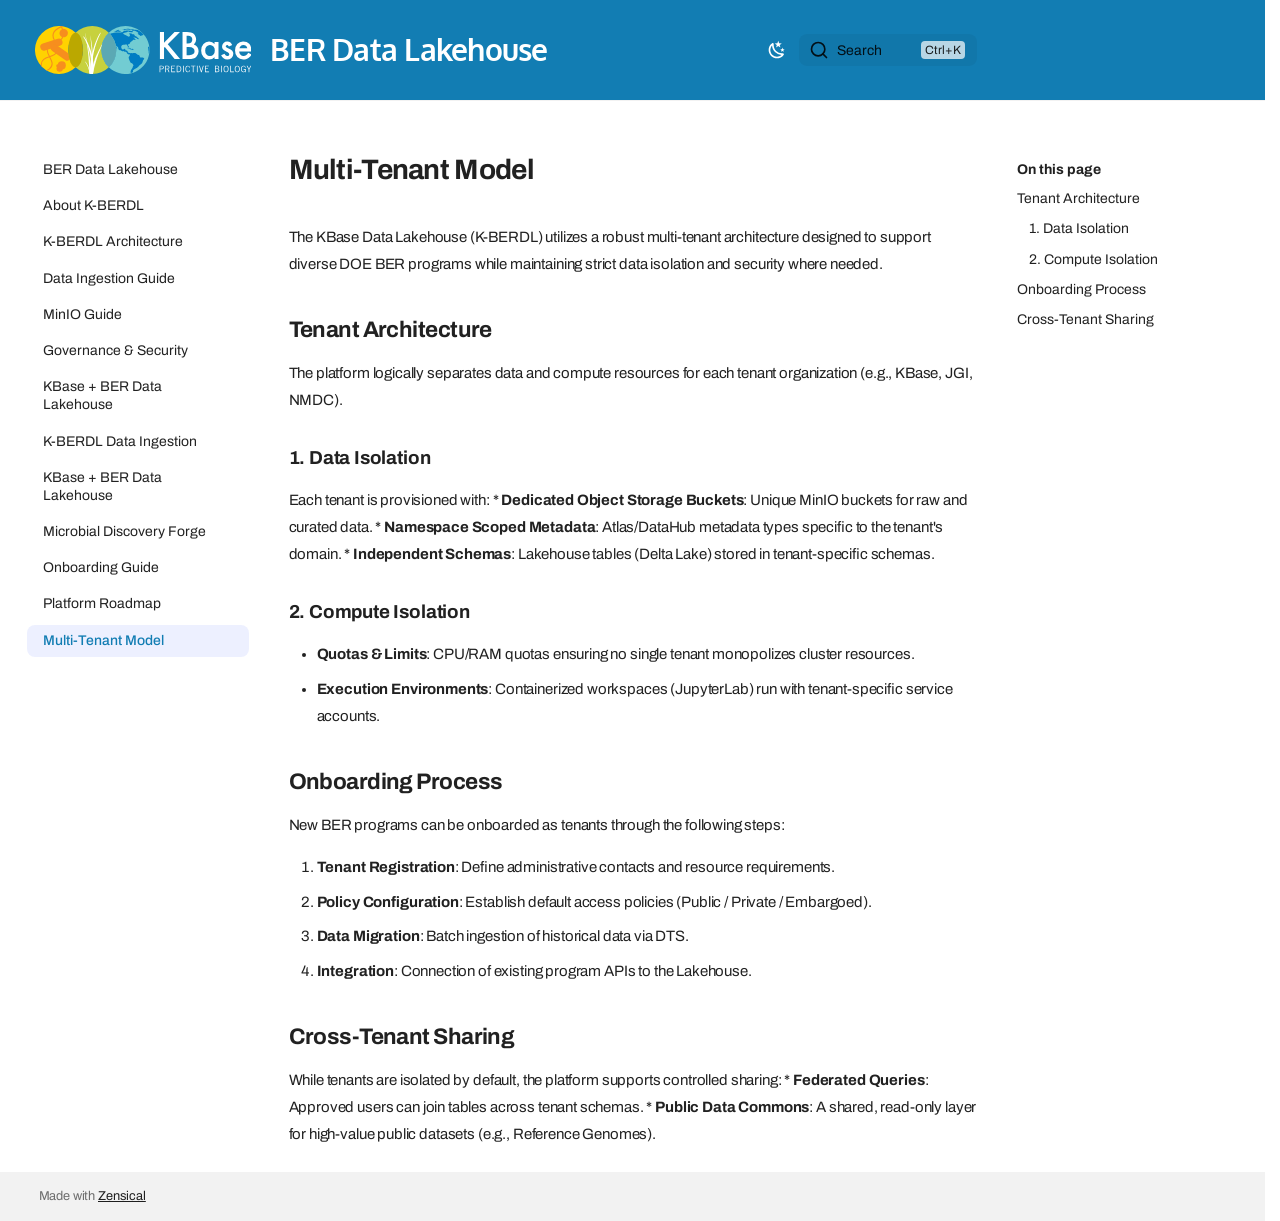
<file: tenant-model/index.html>
<!doctype html>
<html lang="en" class="no-js">
  <head>
    
      <meta charset="utf-8">
      <meta name="viewport" content="width=device-width,initial-scale=1">
      
        <meta name="description" content="Documentation for the KBase BER Data Lakehouse (K-BERDL) — a unified, AI-native data platform for DOE Biological and Environmental Research">
      
      
      
        <link rel="canonical" href="https://gazimahmud.github.io/kberdl-docs/tenant-model/">
      
      
        <link rel="prev" href="../roadmap/">
      
      
      
        
      
      
      <link rel="icon" href="../assets/favicon.png">
      <meta name="generator" content="zensical-0.0.26">
    
    
      
        <title>Multi-Tenant Model - BER Data Lakehouse</title>
      
    
    
      
        
      
      <link rel="stylesheet" href="../assets/stylesheets/modern/main.50057488.min.css">
      
        
          
        
        <link rel="stylesheet" href="../assets/stylesheets/modern/palette.dfe2e883.min.css">
      
      


    
    
      
    
    
      
        
        
        <link rel="preconnect" href="https://fonts.gstatic.com" crossorigin>
        <link rel="stylesheet" href="https://fonts.googleapis.com/css?family=Archivo:300,300i,400,400i,500,500i,700,700i%7CRoboto+Mono:400,400i,700,700i&display=fallback">
        <style>:root{--md-text-font:"Archivo";--md-code-font:"Roboto Mono"}</style>
      
    
    
      <link rel="stylesheet" href="../stylesheets/extra.css">
    
      <link rel="stylesheet" href="../stylesheets/fonts.css">
    
    <script>__md_scope=new URL("..",location),__md_hash=e=>[...e].reduce(((e,t)=>(e<<5)-e+t.charCodeAt(0)),0),__md_get=(e,t=localStorage,a=__md_scope)=>JSON.parse(t.getItem(a.pathname+"."+e)),__md_set=(e,t,a=localStorage,_=__md_scope)=>{try{a.setItem(_.pathname+"."+e,JSON.stringify(t))}catch(e){}},document.documentElement.setAttribute("data-platform",navigator.platform)</script>
    
      

    
    
  </head>
  
  
    
    
      
    
    
    
    
    <body dir="ltr" data-md-color-scheme="default" data-md-color-primary="custom" data-md-color-accent="custom">
  
    
    <input class="md-toggle" data-md-toggle="drawer" type="checkbox" id="__drawer" autocomplete="off">
    <input class="md-toggle" data-md-toggle="search" type="checkbox" id="__search" autocomplete="off">
    <label class="md-overlay" for="__drawer" aria-label="Navigation"></label>
    <div data-md-component="skip">
      
        
        <a href="#multi-tenant-model" class="md-skip">
          Skip to content
        </a>
      
    </div>
    <div data-md-component="announce">
      
    </div>
    
    
      

  

<header class="md-header md-header--shadow" data-md-component="header">
  <nav class="md-header__inner md-grid" aria-label="Header">
    <a href="./.." title="BER Data Lakehouse" class="md-header__button md-logo" aria-label="BER Data Lakehouse" data-md-component="logo">
      
  
  <?xml version="1.0" encoding="UTF-8"?> <svg xmlns="http://www.w3.org/2000/svg" xmlns:xlink="http://www.w3.org/1999/xlink" id="Layer_1" data-name="Layer 1" viewBox="0 0 364 80.69"><defs><style>.cls-1,.cls-7{fill:none;}.cls-2{fill:#72ccd2;}.cls-3{fill:#c7d13e;}.cls-4{fill:#ffd200;}.cls-5{fill:#ffffff;}.cls-6{clip-path:url(#clip-path);}.cls-7{stroke:#f78e1e;stroke-miterlimit:10;stroke-width:1.83px;}.cls-8{fill:#f78e1e;}.cls-9{clip-path:url(#clip-path-2);}.cls-10{fill:#ffffff;}.cls-11{clip-path:url(#clip-path-3);}.cls-12{fill:#007dc3;}.cls-13{fill:#bba800;}.cls-14{fill:#5ba8b4;}</style><clipPath id="clip-path"><path class="cls-1" d="M68.29,69.42a40.31,40.31,0,0,1,0-58.15h0a40.35,40.35,0,1,0,0,58.15Z"></path></clipPath><clipPath id="clip-path-2"><path class="cls-1" d="M111.8,40.34a40.22,40.22,0,0,1,12.39-29.07,40.29,40.29,0,0,0-55.9,0,40.29,40.29,0,0,1,0,58.15,40.29,40.29,0,0,0,55.9,0A40.23,40.23,0,0,1,111.8,40.34Z"></path></clipPath><clipPath id="clip-path-3"><path class="cls-1" d="M152.14,0a40.17,40.17,0,0,0-27.95,11.27,40.31,40.31,0,0,1,0,58.15A40.34,40.34,0,1,0,152.14,0Z"></path></clipPath></defs><path class="cls-2" d="M152.14,0a40.17,40.17,0,0,0-27.95,11.27,40.31,40.31,0,0,1,0,58.15A40.34,40.34,0,1,0,152.14,0Z"></path><path class="cls-3" d="M111.8,40.34a40.22,40.22,0,0,1,12.39-29.07,40.29,40.29,0,0,0-55.9,0,40.29,40.29,0,0,1,0,58.15,40.29,40.29,0,0,0,55.9,0A40.23,40.23,0,0,1,111.8,40.34Z"></path><path class="cls-4" d="M68.29,69.42a40.31,40.31,0,0,1,0-58.15h0a40.35,40.35,0,1,0,0,58.15Z"></path><path class="cls-5" d="M216.9,28.19l17.69-18.13h9.16L223.2,30.64l20.66,24.87h-9.18L218.31,35.29,216.9,36.7V55.51H210V10.06h6.86Z"></path><path class="cls-5" d="M248,55.51V10.06h6.83a29.46,29.46,0,0,1,7.27.71,10.94,10.94,0,0,1,4.62,2.38,12.5,12.5,0,0,1,3,4.33,13,13,0,0,1,1.15,5.3,10.74,10.74,0,0,1-3.74,8.27,11,11,0,0,1,5.71,4.33A12.21,12.21,0,0,1,275,42.5a12.12,12.12,0,0,1-3.77,9,12.4,12.4,0,0,1-5.09,3.15,29.58,29.58,0,0,1-7.74.85Zm6.85-25.93H257q3.83,0,5.61-1.7a6.54,6.54,0,0,0,1.78-5A6.29,6.29,0,0,0,262.56,18a7.62,7.62,0,0,0-5.3-1.66h-2.42Zm0,19.49h4.24q4.65,0,6.83-1.83a6.3,6.3,0,0,0,2.3-5,6.41,6.41,0,0,0-2.21-5q-2.14-2-7.68-2h-3.48Z"></path><path class="cls-5" d="M301.81,26.84h6.65V55.51h-6.65v-3A12.71,12.71,0,0,1,283.18,52a16,16,0,0,1-3.86-10.95,15.52,15.52,0,0,1,3.86-10.75,12.45,12.45,0,0,1,9.65-4.3,12.19,12.19,0,0,1,9,4.13ZM286.09,41.09a10,10,0,0,0,2.21,6.71A7.23,7.23,0,0,0,294,50.42,7.6,7.6,0,0,0,300,47.89a9.83,9.83,0,0,0,2.26-6.66A9.82,9.82,0,0,0,300,34.58,7.49,7.49,0,0,0,294.07,32a7.3,7.3,0,0,0-5.71,2.59A9.57,9.57,0,0,0,286.09,41.09Z"></path><path class="cls-5" d="M331.52,31.73l-5.47,2.91c-.87-1.75-1.94-2.62-3.21-2.62a2.21,2.21,0,0,0-1.56.6,2,2,0,0,0-.65,1.55c0,1.09,1.27,2.18,3.83,3.26q5.27,2.26,7.09,4.18a7.1,7.1,0,0,1,1.83,5.14,9,9,0,0,1-3.06,6.94,10.48,10.48,0,0,1-7.19,2.65q-7.22,0-10.21-7l5.65-2.62a12.26,12.26,0,0,0,1.79,2.62,4.1,4.1,0,0,0,2.89,1.12c2.24,0,3.35-1,3.35-3.06,0-1.18-.86-2.28-2.59-3.3-.66-.33-1.33-.66-2-1l-2-1a12.4,12.4,0,0,1-4.06-2.83,7,7,0,0,1-1.5-4.62A8.17,8.17,0,0,1,317,28.49,9,9,0,0,1,323.34,26Q328.85,26,331.52,31.73Z"></path><path class="cls-5" d="M363.73,42.74H343.19a8.69,8.69,0,0,0,2.29,5.62,7,7,0,0,0,5.21,2.06,6.77,6.77,0,0,0,4.1-1.18,17,17,0,0,0,3.62-4.36L364,48a22.2,22.2,0,0,1-2.74,3.78,14.57,14.57,0,0,1-3.09,2.59,12.44,12.44,0,0,1-3.56,1.49,17.58,17.58,0,0,1-4.15.47,13.55,13.55,0,0,1-10.31-4.12q-3.88-4.15-3.88-11t3.77-11A13,13,0,0,1,350.1,26q6.33,0,10,4t3.65,11.1Zm-6.8-5.42c-.92-3.53-3.14-5.3-6.68-5.3a6.7,6.7,0,0,0-2.26.37,6.38,6.38,0,0,0-1.93,1.06,6.59,6.59,0,0,0-1.49,1.66,7.6,7.6,0,0,0-.94,2.21Z"></path><g class="cls-6"><path class="cls-7" d="M42-12.65C39.75-7.48,45.6,2.79,47,8.1,49.12,16.31,47.35,22,39,25.29c-6.6,2.59-16.2,4.15-18.2,12.12-2.24,8.94,6.64,16.08,7.84,24.29C31.22,79.11.12,76-5.7,87.76"></path><path class="cls-7" d="M55.61-7.29C53.75-2,42.47,1.55,37.83,4.5c-7.16,4.55-9.76,9.94-5.9,18C35,28.89,41,36.57,37,43.76,32.53,51.84,21.17,51,14.7,56.19,1,67.21,25.87,86.11,22.1,98.7"></path><path class="cls-8" d="M16.88,41a6.15,6.15,0,0,1-7.74-4h0a6.16,6.16,0,0,1,4-7.74l25.08-8a6.17,6.17,0,0,1,7.74,4h0A6.17,6.17,0,0,1,42,33Z"></path><path class="cls-8" d="M29,41.89a6.16,6.16,0,0,1-1.52-8.58h0A6.17,6.17,0,0,1,36.1,31.8L57.67,46.89a6.15,6.15,0,0,1,1.52,8.57h0A6.16,6.16,0,0,1,50.61,57Z"></path><circle class="cls-8" cx="41.52" cy="71.59" r="5.33"></circle><path class="cls-8" d="M40.81,66.81a2.6,2.6,0,1,1-2.6-2.6A2.59,2.59,0,0,1,40.81,66.81Z"></path><circle class="cls-8" cx="45.01" cy="66.26" r="6.8"></circle><path class="cls-8" d="M46.31,18.81a7.11,7.11,0,1,1,8.76-4.95A7.12,7.12,0,0,1,46.31,18.81Z"></path></g><g class="cls-9"><path class="cls-10" d="M93.29,94.56A64.48,64.48,0,0,0,98.55,69.2C98.54,43,84,16.83,80.7,17.39,96.51,43.45,96,67.13,92.53,94.23"></path><path class="cls-10" d="M92.83,94.11a31.12,31.12,0,0,0,1-11.64c-1.21-11.86-8.43-23.26-9.77-22.9,7.74,11.3,8.59,22.23,8.4,34.61"></path><path class="cls-10" d="M92.46,94.49c.27-12.18,4.79-29.37,7.78-37.5,2.78-7.81,16.13-34,17.11-33.35C99,57.37,94.89,93,95.55,95"></path><path class="cls-10" d="M93.7,94a115.74,115.74,0,0,1-.79-29c2.93-28.95,15.84-55.3,18-54.1-13.76,26-16.06,52.27-16.69,82.88"></path><path class="cls-10" d="M93.09,94.52c1.18-13.53,0-33.35-1.16-42.89-1-9.13-7.28-40.47-8-40,8.85,40.62,7.68,80.74,7,82.81"></path><path class="cls-10" d="M92.17,94.45c1.18-13.53,3.68-29.75,3.68-40.52,0-14.54-3.16-38.36-2.91-38.55,8.85,40.62,1.53,77.09.86,79.15"></path></g><g class="cls-11"><path class="cls-12" d="M160.43,61.15c1,.79,2.15.63,3.21,1.72.66.68,2,2.44,1.93,3.41,0,.63-.84,1.25-1.08,1.84s-.19,1.39-.47,2.1c-.49,1.24-1.68,2.1-2.22,3.24a11.26,11.26,0,0,0-1.2,3.76c-.16,1.79.54,2.07,2.4,1.49s1.74-1.55,1.88-2.87a.5.5,0,0,1-.32,0c-.27-2.3,4.78-4.4,6.42-5.31,2.62-1.47,3.67-3.89,5.9-5.56,1.23-.92,2.47-1.43,3.34-2.81s.66-2.84,1.37-4.24c.46-.92,2.07-2.17,2.09-3.08,0-1.47-2.58-1.88-3.76-2-2.16-.33-3.25.85-3.76-1.71s-1-2.13-3.42-3c-1.68-.55-2.89-2.32-4.44-2.7a13,13,0,0,0-2.57,0c-.72,0-1.78-.68-1.56.87-.44-.14-.82-.77-1.17-.84a10.4,10.4,0,0,0-2,.14,14.07,14.07,0,0,1-3.8-.64c-2.06-.58-.84-1.21-1.7-2.75-.61-1.08-2.6-1.6-3.74-1.55.1-1.13.39-2.54-1.22-2.54-1.12,0-2,1.88-3.21,1.5-1-.29-2.13-2.52-2.3-3.38a4.52,4.52,0,0,1,1.23-3.94c1-.88,2.66-.8,3.94-.85,1,0,3-.55,3.76-.35,1.54.4,1.05,1.87,1.66,3a4.07,4.07,0,0,0,2.75,2c.38-1.39-1.62-2.59-2-3.92-.44-1.66.44-1.32,1.88-2s1.18-1.33,1.83-2.6,3-1.61,3.28-2.71c1.57-.13,1.51-2,3.2-2.06.18,1.63,2.93.43,2.9-.68-1.66.07-2.42-.17-2.05-1.88-.66,0-1.35,0-2-.06,1.39-2,4.14.78,5.77-.6a4,4,0,0,1-.46,1.62,9,9,0,0,0,3.71.87c.19-1-.35-1.3-1-1.91-.25-.26-.79-.1-1-.33s-.25-.73-.5-1c-1.21-1.26-1.94-1.2-3.47-2s-.94-2.33-2.56-2.78c-.67-.19-1.15.27-1.75,0s-1.2-1-1.8-1.28c-.93-.47-3.34-1.33-3.81,0-.26.77.63,1.27.86,1.85.44,1.09.43.65,0,1.63-.51,1.3-1.38,2.27-2.81,1.54-1.59-.82-2.71-2-4.58-2.58-2.33-.79-6-2.82-1.7-3.79a22.09,22.09,0,0,0,3.8-.82c.53-.23.78-.85,1.49-1.11a6.76,6.76,0,0,1,2.54-.1c.47,1.23,3,1.12,4.13,1.13,2.11,0,3.59-1.34.68-2.06-2.7-.67-6.31-1.38-9.05-1-.71.11-1.3.43-2.05.51s-1.85-.24-2.56.18-.41.85-1,1.53c-.82.89-1.67.81-2.75,1-4.09.8-8.13-.61-12.1.73-2.55.86-5.86.58-7.76,2.3-1.07,1-1.88,2.12-3,3-.94.74-1.75,3.55-1.75,3.55,1.37-2,4-1.79,6.13-1.68.29,1.14,1,1,1.73,1.56s1,1.31,1.68,1.69c-.64,2.67.21,7.29,2.3,9.37,1.48,1.48,2.33,1.3,3,3.25.5,1.41,1.15,3.38,2.29,4.3.31-1.37-.51-2-1.14-3.07a11.11,11.11,0,0,1-1-3.22c.67,1.4,2.09,1.93,3.12,3,1.25,1.32.59,2.75,1.51,4.1s2.9,1.06,4.26,1.76c.69.35,1,1,1.71,1.16s1.62-.46,2.37-.49c1,1.67,3.1,1,4.47,1.84s1.27,3.87,3.73,3.46c.41,1.21,1.75.43,2.57.16.22,2.67-1.26,3.14-2.16,5.28C157,54.07,159.93,60.77,160.43,61.15Z"></path><path class="cls-12" d="M133.46,9.68c-.44.26-1.3.84-1.39,1.39,1.36-.2,2.4-1.52,3.94-1.31a4.35,4.35,0,0,0,1.87.05,5.4,5.4,0,0,1,2.08,0c.73.08,1.39-.23,2.07-.06s1.22.44,1.82.11c1-.55-.23-.86-.51-1.25-.12-.17-.09-.49-.24-.6a1.5,1.5,0,0,0-.84,0,8.73,8.73,0,0,0-1.56.54,16.05,16.05,0,0,1-2.44.59c0-.74,2.23-1.12,2.78-1.24.77-.17,1.09-.5.07-.56,0-.72-.32-1-1.1-.84a26.24,26.24,0,0,0-3.62,1.4,5.62,5.62,0,0,0-2.19,1.44,4.16,4.16,0,0,1-1.39.86"></path><path class="cls-12" d="M162,6.73a.94.94,0,0,1,1.16.36c.21.33.17.52.57.69a2.53,2.53,0,0,0,1.06.1c1.61,0,3.38-.06,4.84.8a14.6,14.6,0,0,1,1.63,1.05,4.41,4.41,0,0,0,.71.54,12.36,12.36,0,0,1,1.23.54,1.75,1.75,0,0,1,.53,1.52c-.15.3-.78.26-1.15.25-.22.81,1.74,1.68,2.2,2a13.52,13.52,0,0,1,2.29,1.9c.72.69,1,.54,1.59-.24.46-.61.8-.91,1.57-.8s1,.14,1.53-.4c.32-.35.9-.83.72-1.35-.12-.35-.65-.62-.93-.85-.55-.47-1.09-1-1.63-1.45a18.4,18.4,0,0,0-4.36-2.82c-1-.5-1.95-1.27-3-1.71a11.13,11.13,0,0,0-3.82-.5,8.11,8.11,0,0,1-2.91-.68,18.29,18.29,0,0,0-2.6-.38,15.44,15.44,0,0,0-3.84-.43c-1.51,0-3.05-.23-4.56-.16a10.83,10.83,0,0,0-1.68.41,11.93,11.93,0,0,1-1.79.09,4.93,4.93,0,0,0-2.1.27c-.25.16-.28.44-.56.6s-1.63,0-1.63.53c.67,0,1.32-.35,2-.25a3.76,3.76,0,0,0,1.84.15,10,10,0,0,1,2.2-.55c.79,0,1.61-.1,2.39-.1s1.61.22,2.42.25a7.82,7.82,0,0,0,1.28,0,6.89,6.89,0,0,1,1.25-.24c.38,0,.31.16.64.35a2.52,2.52,0,0,0,1.36.2c.61,0,.93,0,.74.65"></path><path class="cls-12" d="M190.25,35c-.33.26-.05,1-.16,1.42-.23.78.38,1.22.38,2a21.26,21.26,0,0,0,.15,2.26c.11,1,.7,1.89.41,2.84-.21.68.22,1.23.25,2a1.75,1.75,0,0,0,.19,1c.05.07.49.36.6.31.37-.14.35-1.37.39-1.7.26-2,1-4.06,1-6.13,0-1.16-.56-1.61-1-2.6a13.58,13.58,0,0,0-1.26-1.63"></path><path class="cls-12" d="M155.78,36.83c-.26-.2-1.57,1,0,.51a3.51,3.51,0,0,1,2.22.3c.46.19,1.79.24,2,.74.09.17-.12.46,0,.6s1.05.21,1.29.1.62-.54.55-.84-.66-.41-.94-.52c-.6-.22-1.11-.81-1.72-.92-.3-.06-.58.1-.85.08s-.75-.27-1.18-.3a6.34,6.34,0,0,0-1.25-.15c-.27.09-.26.25-.4.45"></path><path class="cls-12" d="M159.62,39.73c-.08-.07-.12-.13-.24-.09-.14.64,1,.81,1,.24,0-.33-.82-.43-1-.25"></path><path class="cls-12" d="M163.46,38.18c-.16.12-.52.32-.6.51-.16.45.19.18.24.49.11.59-.74.2-.82.61-.16.7,1.17.24,1.33.25.51,0,.6.41,1.25.13.23-.1.28-.21.55-.24s.4.1.49,0c.58-.43-.59-.91-.83-1a4,4,0,0,0-1-.5c-.14,0-.35,0-.5-.09s-.13-.26-.4-.11"></path></g><path class="cls-2" d="M111.79,40.39a40.2,40.2,0,0,0,12.4,29.08,40.32,40.32,0,0,0,0-58.16A40.2,40.2,0,0,0,111.79,40.39Z"></path><ellipse class="cls-13" cx="68.29" cy="40.39" rx="12.4" ry="29.08"></ellipse><path class="cls-14" d="M111.79,40.39a40.2,40.2,0,0,0,12.4,29.08,40.32,40.32,0,0,0,0-58.16A40.2,40.2,0,0,0,111.79,40.39Z"></path><path class="cls-10" d="M209.46,77.62V66.85h3.76c2.3,0,3.3,1.31,3.3,3s-1.24,3-4,3h-1.91v4.8Zm1.19-5.82h2c2,0,2.64-.68,2.64-2s-.76-2-2.37-2h-2.3Z"></path><path class="cls-10" d="M218.91,77.62V66.85h3.46c2.33,0,3.6,1,3.6,2.83a2.8,2.8,0,0,1-2.15,2.81l2.28,5.13h-1.3l-2.17-4.89H220.1v4.89Zm1.19-5.91h2.17c1.64,0,2.51-.61,2.51-2s-1-1.88-2.53-1.88H220.1Z"></path><path class="cls-10" d="M235.44,66.85v1h-5.26v3.61h3.74v1h-3.74v4.12h5.56v1H229V66.85Z"></path><path class="cls-10" d="M238.22,66.85h2.9c2.92,0,4.86,1.85,4.86,5.38,0,3.17-1.7,5.39-4.92,5.39h-2.84Zm1.2,9.76H241c2.47,0,3.76-1.48,3.76-4.38,0-3.14-1.49-4.37-3.7-4.37h-1.67Z"></path><path class="cls-10" d="M250,66.85V77.62h-1.2V66.85Z"></path><path class="cls-10" d="M260.71,74.4c-.48,2-1.58,3.37-3.79,3.37-2.42,0-4.12-1.76-4.12-5.54,0-3.5,1.52-5.53,4.12-5.53,2,0,3.16,1.16,3.64,3.13l-1.1.33c-.39-1.52-1.08-2.45-2.69-2.45S254,69.15,254,72.23s1.23,4.53,3,4.53,2.3-1.26,2.62-2.57Z"></path><path class="cls-10" d="M266.5,67.86v9.76h-1.19V67.86h-3.23v-1h7.64v1Z"></path><path class="cls-10" d="M273.38,66.85V77.62h-1.19V66.85Z"></path><path class="cls-10" d="M275.81,66.85H277l2.66,8.83h0l2.67-8.83h1.21l-3.35,10.77h-1.09Z"></path><path class="cls-10" d="M292.32,66.85v1h-5.27v3.61h3.75v1h-3.75v4.12h5.57v1h-6.76V66.85Z"></path><path class="cls-10" d="M302.61,66.85h4a2.73,2.73,0,0,1,3,2.65A2.41,2.41,0,0,1,307.77,72v0a2.74,2.74,0,0,1,2.08,2.72c0,1.61-1,2.89-3.91,2.89h-3.34Zm1.19,4.62h2.09c1.8,0,2.51-.92,2.51-1.83,0-1.21-.66-1.78-2-1.78H303.8Zm0,5.14H306c1.76,0,2.62-.6,2.62-1.94s-1.1-2.18-2.8-2.18H303.8Z"></path><path class="cls-10" d="M314.08,66.85V77.62h-1.2V66.85Z"></path><path class="cls-10" d="M321.18,66.7c2.64,0,4.21,1.94,4.21,5.53s-1.57,5.54-4.21,5.54S317,75.83,317,72.23,318.54,66.7,321.18,66.7Zm0,10.06c1.89,0,3-1.47,3-4.53s-1.12-4.52-3-4.52-3,1.47-3,4.52S319.28,76.76,321.18,76.76Z"></path><path class="cls-10" d="M328.15,77.62V66.85h1.19v9.76h5.1v1Z"></path><path class="cls-10" d="M340,66.7c2.64,0,4.21,1.94,4.21,5.53s-1.57,5.54-4.21,5.54-4.21-1.94-4.21-5.54S337.35,66.7,340,66.7Zm0,10.06c1.9,0,3-1.47,3-4.53s-1.11-4.52-3-4.52-3,1.47-3,4.52S338.09,76.76,340,76.76Z"></path><path class="cls-10" d="M354.34,72.44v5.18h-1v-1h0a3.43,3.43,0,0,1-2.82,1.13c-2.45,0-4.21-1.76-4.21-5.54s1.76-5.53,4.21-5.53c1.82,0,3.22.86,3.88,3.16l-1.14.23c-.53-1.72-1.43-2.38-2.68-2.38-1.59,0-3.08,1.08-3.08,4.52s1.49,4.53,3.08,4.53a2.31,2.31,0,0,0,2.58-2.39v-.91h-2.43v-1Z"></path><path class="cls-10" d="M359.12,73.08l-3.31-6.23h1.32l2.59,4.94,2.6-4.94h1.31l-3.31,6.23v4.54h-1.2Z"></path></svg> 

    </a>
    <label class="md-header__button md-icon" for="__drawer" aria-label="Navigation">
      
      <svg xmlns="http://www.w3.org/2000/svg" fill="none" stroke="currentColor" stroke-linecap="round" stroke-linejoin="round" stroke-width="2" class="lucide lucide-menu" viewBox="0 0 24 24"><path d="M4 5h16M4 12h16M4 19h16"/></svg>
    </label>
    <div class="md-header__title" data-md-component="header-title">
      <div class="md-header__ellipsis">
        <div class="md-header__topic">
          <span class="md-ellipsis">
            BER Data Lakehouse
          </span>
        </div>
        <div class="md-header__topic" data-md-component="header-topic">
          <span class="md-ellipsis">
            
              Multi-Tenant Model
            
          </span>
        </div>
      </div>
    </div>
    
      
        <form class="md-header__option" data-md-component="palette">
  
    
    
    
    <input class="md-option" data-md-color-media="none" data-md-color-scheme="default" data-md-color-primary="custom" data-md-color-accent="custom"  aria-label="Switch to dark mode"  type="radio" name="__palette" id="__palette_0">
    
      <label class="md-header__button md-icon" title="Switch to dark mode" for="__palette_1" hidden>
        <svg xmlns="http://www.w3.org/2000/svg" viewBox="0 0 24 24"><path d="m17.75 4.09-2.53 1.94.91 3.06-2.63-1.81-2.63 1.81.91-3.06-2.53-1.94L12.44 4l1.06-3 1.06 3zm3.5 6.91-1.64 1.25.59 1.98-1.7-1.17-1.7 1.17.59-1.98L15.75 11l2.06-.05L18.5 9l.69 1.95zm-2.28 4.95c.83-.08 1.72 1.1 1.19 1.85-.32.45-.66.87-1.08 1.27C15.17 23 8.84 23 4.94 19.07c-3.91-3.9-3.91-10.24 0-14.14.4-.4.82-.76 1.27-1.08.75-.53 1.93.36 1.85 1.19-.27 2.86.69 5.83 2.89 8.02a9.96 9.96 0 0 0 8.02 2.89m-1.64 2.02a12.08 12.08 0 0 1-7.8-3.47c-2.17-2.19-3.33-5-3.49-7.82-2.81 3.14-2.7 7.96.31 10.98 3.02 3.01 7.84 3.12 10.98.31"/></svg>
      </label>
    
  
    
    
    
    <input class="md-option" data-md-color-media="none" data-md-color-scheme="slate" data-md-color-primary="custom" data-md-color-accent="custom"  aria-label="Switch to light mode"  type="radio" name="__palette" id="__palette_1">
    
      <label class="md-header__button md-icon" title="Switch to light mode" for="__palette_0" hidden>
        <svg xmlns="http://www.w3.org/2000/svg" viewBox="0 0 24 24"><path d="M12 7a5 5 0 0 1 5 5 5 5 0 0 1-5 5 5 5 0 0 1-5-5 5 5 0 0 1 5-5m0 2a3 3 0 0 0-3 3 3 3 0 0 0 3 3 3 3 0 0 0 3-3 3 3 0 0 0-3-3m0-7 2.39 3.42C13.65 5.15 12.84 5 12 5s-1.65.15-2.39.42zM3.34 7l4.16-.35A7.2 7.2 0 0 0 5.94 8.5c-.44.74-.69 1.5-.83 2.29zm.02 10 1.76-3.77a7.131 7.131 0 0 0 2.38 4.14zM20.65 7l-1.77 3.79a7.02 7.02 0 0 0-2.38-4.15zm-.01 10-4.14.36c.59-.51 1.12-1.14 1.54-1.86.42-.73.69-1.5.83-2.29zM12 22l-2.41-3.44c.74.27 1.55.44 2.41.44.82 0 1.63-.17 2.37-.44z"/></svg>
      </label>
    
  
</form>
      
    
    
      <script>var palette=__md_get("__palette");if(palette&&palette.color){if("(prefers-color-scheme)"===palette.color.media){var media=matchMedia("(prefers-color-scheme: light)"),input=document.querySelector(media.matches?"[data-md-color-media='(prefers-color-scheme: light)']":"[data-md-color-media='(prefers-color-scheme: dark)']");palette.color.media=input.getAttribute("data-md-color-media"),palette.color.scheme=input.getAttribute("data-md-color-scheme"),palette.color.primary=input.getAttribute("data-md-color-primary"),palette.color.accent=input.getAttribute("data-md-color-accent")}for(var[key,value]of Object.entries(palette.color))document.body.setAttribute("data-md-color-"+key,value)}</script>
    
    
    
      
      
        <label class="md-header__button md-icon" for="__search" aria-label="Search">
          
          <svg xmlns="http://www.w3.org/2000/svg" fill="none" stroke="currentColor" stroke-linecap="round" stroke-linejoin="round" stroke-width="2" class="lucide lucide-search" viewBox="0 0 24 24"><path d="m21 21-4.34-4.34"/><circle cx="11" cy="11" r="8"/></svg>
        </label>
        <div class="md-search" data-md-component="search" role="dialog" aria-label="Search">
  <button type="button" class="md-search__button">
    Search
  </button>
</div>
      
    
    <div class="md-header__source">
      
    </div>
  </nav>
  
</header>
    
    <div class="md-container" data-md-component="container">
      
      
        
          
        
      
      <main class="md-main" data-md-component="main">
        <div class="md-main__inner md-grid">
          
            
              
              <div class="md-sidebar md-sidebar--primary" data-md-component="sidebar" data-md-type="navigation" >
                <div class="md-sidebar__scrollwrap">
                  <div class="md-sidebar__inner">
                    



<nav class="md-nav md-nav--primary" aria-label="Navigation" data-md-level="0">
  <label class="md-nav__title" for="__drawer">
    <a href="./.." title="BER Data Lakehouse" class="md-nav__button md-logo" aria-label="BER Data Lakehouse" data-md-component="logo">
      
  
  <?xml version="1.0" encoding="UTF-8"?> <svg xmlns="http://www.w3.org/2000/svg" xmlns:xlink="http://www.w3.org/1999/xlink" id="Layer_1" data-name="Layer 1" viewBox="0 0 364 80.69"><defs><style>.cls-1,.cls-7{fill:none;}.cls-2{fill:#72ccd2;}.cls-3{fill:#c7d13e;}.cls-4{fill:#ffd200;}.cls-5{fill:#ffffff;}.cls-6{clip-path:url(#clip-path);}.cls-7{stroke:#f78e1e;stroke-miterlimit:10;stroke-width:1.83px;}.cls-8{fill:#f78e1e;}.cls-9{clip-path:url(#clip-path-2);}.cls-10{fill:#ffffff;}.cls-11{clip-path:url(#clip-path-3);}.cls-12{fill:#007dc3;}.cls-13{fill:#bba800;}.cls-14{fill:#5ba8b4;}</style><clipPath id="clip-path"><path class="cls-1" d="M68.29,69.42a40.31,40.31,0,0,1,0-58.15h0a40.35,40.35,0,1,0,0,58.15Z"></path></clipPath><clipPath id="clip-path-2"><path class="cls-1" d="M111.8,40.34a40.22,40.22,0,0,1,12.39-29.07,40.29,40.29,0,0,0-55.9,0,40.29,40.29,0,0,1,0,58.15,40.29,40.29,0,0,0,55.9,0A40.23,40.23,0,0,1,111.8,40.34Z"></path></clipPath><clipPath id="clip-path-3"><path class="cls-1" d="M152.14,0a40.17,40.17,0,0,0-27.95,11.27,40.31,40.31,0,0,1,0,58.15A40.34,40.34,0,1,0,152.14,0Z"></path></clipPath></defs><path class="cls-2" d="M152.14,0a40.17,40.17,0,0,0-27.95,11.27,40.31,40.31,0,0,1,0,58.15A40.34,40.34,0,1,0,152.14,0Z"></path><path class="cls-3" d="M111.8,40.34a40.22,40.22,0,0,1,12.39-29.07,40.29,40.29,0,0,0-55.9,0,40.29,40.29,0,0,1,0,58.15,40.29,40.29,0,0,0,55.9,0A40.23,40.23,0,0,1,111.8,40.34Z"></path><path class="cls-4" d="M68.29,69.42a40.31,40.31,0,0,1,0-58.15h0a40.35,40.35,0,1,0,0,58.15Z"></path><path class="cls-5" d="M216.9,28.19l17.69-18.13h9.16L223.2,30.64l20.66,24.87h-9.18L218.31,35.29,216.9,36.7V55.51H210V10.06h6.86Z"></path><path class="cls-5" d="M248,55.51V10.06h6.83a29.46,29.46,0,0,1,7.27.71,10.94,10.94,0,0,1,4.62,2.38,12.5,12.5,0,0,1,3,4.33,13,13,0,0,1,1.15,5.3,10.74,10.74,0,0,1-3.74,8.27,11,11,0,0,1,5.71,4.33A12.21,12.21,0,0,1,275,42.5a12.12,12.12,0,0,1-3.77,9,12.4,12.4,0,0,1-5.09,3.15,29.58,29.58,0,0,1-7.74.85Zm6.85-25.93H257q3.83,0,5.61-1.7a6.54,6.54,0,0,0,1.78-5A6.29,6.29,0,0,0,262.56,18a7.62,7.62,0,0,0-5.3-1.66h-2.42Zm0,19.49h4.24q4.65,0,6.83-1.83a6.3,6.3,0,0,0,2.3-5,6.41,6.41,0,0,0-2.21-5q-2.14-2-7.68-2h-3.48Z"></path><path class="cls-5" d="M301.81,26.84h6.65V55.51h-6.65v-3A12.71,12.71,0,0,1,283.18,52a16,16,0,0,1-3.86-10.95,15.52,15.52,0,0,1,3.86-10.75,12.45,12.45,0,0,1,9.65-4.3,12.19,12.19,0,0,1,9,4.13ZM286.09,41.09a10,10,0,0,0,2.21,6.71A7.23,7.23,0,0,0,294,50.42,7.6,7.6,0,0,0,300,47.89a9.83,9.83,0,0,0,2.26-6.66A9.82,9.82,0,0,0,300,34.58,7.49,7.49,0,0,0,294.07,32a7.3,7.3,0,0,0-5.71,2.59A9.57,9.57,0,0,0,286.09,41.09Z"></path><path class="cls-5" d="M331.52,31.73l-5.47,2.91c-.87-1.75-1.94-2.62-3.21-2.62a2.21,2.21,0,0,0-1.56.6,2,2,0,0,0-.65,1.55c0,1.09,1.27,2.18,3.83,3.26q5.27,2.26,7.09,4.18a7.1,7.1,0,0,1,1.83,5.14,9,9,0,0,1-3.06,6.94,10.48,10.48,0,0,1-7.19,2.65q-7.22,0-10.21-7l5.65-2.62a12.26,12.26,0,0,0,1.79,2.62,4.1,4.1,0,0,0,2.89,1.12c2.24,0,3.35-1,3.35-3.06,0-1.18-.86-2.28-2.59-3.3-.66-.33-1.33-.66-2-1l-2-1a12.4,12.4,0,0,1-4.06-2.83,7,7,0,0,1-1.5-4.62A8.17,8.17,0,0,1,317,28.49,9,9,0,0,1,323.34,26Q328.85,26,331.52,31.73Z"></path><path class="cls-5" d="M363.73,42.74H343.19a8.69,8.69,0,0,0,2.29,5.62,7,7,0,0,0,5.21,2.06,6.77,6.77,0,0,0,4.1-1.18,17,17,0,0,0,3.62-4.36L364,48a22.2,22.2,0,0,1-2.74,3.78,14.57,14.57,0,0,1-3.09,2.59,12.44,12.44,0,0,1-3.56,1.49,17.58,17.58,0,0,1-4.15.47,13.55,13.55,0,0,1-10.31-4.12q-3.88-4.15-3.88-11t3.77-11A13,13,0,0,1,350.1,26q6.33,0,10,4t3.65,11.1Zm-6.8-5.42c-.92-3.53-3.14-5.3-6.68-5.3a6.7,6.7,0,0,0-2.26.37,6.38,6.38,0,0,0-1.93,1.06,6.59,6.59,0,0,0-1.49,1.66,7.6,7.6,0,0,0-.94,2.21Z"></path><g class="cls-6"><path class="cls-7" d="M42-12.65C39.75-7.48,45.6,2.79,47,8.1,49.12,16.31,47.35,22,39,25.29c-6.6,2.59-16.2,4.15-18.2,12.12-2.24,8.94,6.64,16.08,7.84,24.29C31.22,79.11.12,76-5.7,87.76"></path><path class="cls-7" d="M55.61-7.29C53.75-2,42.47,1.55,37.83,4.5c-7.16,4.55-9.76,9.94-5.9,18C35,28.89,41,36.57,37,43.76,32.53,51.84,21.17,51,14.7,56.19,1,67.21,25.87,86.11,22.1,98.7"></path><path class="cls-8" d="M16.88,41a6.15,6.15,0,0,1-7.74-4h0a6.16,6.16,0,0,1,4-7.74l25.08-8a6.17,6.17,0,0,1,7.74,4h0A6.17,6.17,0,0,1,42,33Z"></path><path class="cls-8" d="M29,41.89a6.16,6.16,0,0,1-1.52-8.58h0A6.17,6.17,0,0,1,36.1,31.8L57.67,46.89a6.15,6.15,0,0,1,1.52,8.57h0A6.16,6.16,0,0,1,50.61,57Z"></path><circle class="cls-8" cx="41.52" cy="71.59" r="5.33"></circle><path class="cls-8" d="M40.81,66.81a2.6,2.6,0,1,1-2.6-2.6A2.59,2.59,0,0,1,40.81,66.81Z"></path><circle class="cls-8" cx="45.01" cy="66.26" r="6.8"></circle><path class="cls-8" d="M46.31,18.81a7.11,7.11,0,1,1,8.76-4.95A7.12,7.12,0,0,1,46.31,18.81Z"></path></g><g class="cls-9"><path class="cls-10" d="M93.29,94.56A64.48,64.48,0,0,0,98.55,69.2C98.54,43,84,16.83,80.7,17.39,96.51,43.45,96,67.13,92.53,94.23"></path><path class="cls-10" d="M92.83,94.11a31.12,31.12,0,0,0,1-11.64c-1.21-11.86-8.43-23.26-9.77-22.9,7.74,11.3,8.59,22.23,8.4,34.61"></path><path class="cls-10" d="M92.46,94.49c.27-12.18,4.79-29.37,7.78-37.5,2.78-7.81,16.13-34,17.11-33.35C99,57.37,94.89,93,95.55,95"></path><path class="cls-10" d="M93.7,94a115.74,115.74,0,0,1-.79-29c2.93-28.95,15.84-55.3,18-54.1-13.76,26-16.06,52.27-16.69,82.88"></path><path class="cls-10" d="M93.09,94.52c1.18-13.53,0-33.35-1.16-42.89-1-9.13-7.28-40.47-8-40,8.85,40.62,7.68,80.74,7,82.81"></path><path class="cls-10" d="M92.17,94.45c1.18-13.53,3.68-29.75,3.68-40.52,0-14.54-3.16-38.36-2.91-38.55,8.85,40.62,1.53,77.09.86,79.15"></path></g><g class="cls-11"><path class="cls-12" d="M160.43,61.15c1,.79,2.15.63,3.21,1.72.66.68,2,2.44,1.93,3.41,0,.63-.84,1.25-1.08,1.84s-.19,1.39-.47,2.1c-.49,1.24-1.68,2.1-2.22,3.24a11.26,11.26,0,0,0-1.2,3.76c-.16,1.79.54,2.07,2.4,1.49s1.74-1.55,1.88-2.87a.5.5,0,0,1-.32,0c-.27-2.3,4.78-4.4,6.42-5.31,2.62-1.47,3.67-3.89,5.9-5.56,1.23-.92,2.47-1.43,3.34-2.81s.66-2.84,1.37-4.24c.46-.92,2.07-2.17,2.09-3.08,0-1.47-2.58-1.88-3.76-2-2.16-.33-3.25.85-3.76-1.71s-1-2.13-3.42-3c-1.68-.55-2.89-2.32-4.44-2.7a13,13,0,0,0-2.57,0c-.72,0-1.78-.68-1.56.87-.44-.14-.82-.77-1.17-.84a10.4,10.4,0,0,0-2,.14,14.07,14.07,0,0,1-3.8-.64c-2.06-.58-.84-1.21-1.7-2.75-.61-1.08-2.6-1.6-3.74-1.55.1-1.13.39-2.54-1.22-2.54-1.12,0-2,1.88-3.21,1.5-1-.29-2.13-2.52-2.3-3.38a4.52,4.52,0,0,1,1.23-3.94c1-.88,2.66-.8,3.94-.85,1,0,3-.55,3.76-.35,1.54.4,1.05,1.87,1.66,3a4.07,4.07,0,0,0,2.75,2c.38-1.39-1.62-2.59-2-3.92-.44-1.66.44-1.32,1.88-2s1.18-1.33,1.83-2.6,3-1.61,3.28-2.71c1.57-.13,1.51-2,3.2-2.06.18,1.63,2.93.43,2.9-.68-1.66.07-2.42-.17-2.05-1.88-.66,0-1.35,0-2-.06,1.39-2,4.14.78,5.77-.6a4,4,0,0,1-.46,1.62,9,9,0,0,0,3.71.87c.19-1-.35-1.3-1-1.91-.25-.26-.79-.1-1-.33s-.25-.73-.5-1c-1.21-1.26-1.94-1.2-3.47-2s-.94-2.33-2.56-2.78c-.67-.19-1.15.27-1.75,0s-1.2-1-1.8-1.28c-.93-.47-3.34-1.33-3.81,0-.26.77.63,1.27.86,1.85.44,1.09.43.65,0,1.63-.51,1.3-1.38,2.27-2.81,1.54-1.59-.82-2.71-2-4.58-2.58-2.33-.79-6-2.82-1.7-3.79a22.09,22.09,0,0,0,3.8-.82c.53-.23.78-.85,1.49-1.11a6.76,6.76,0,0,1,2.54-.1c.47,1.23,3,1.12,4.13,1.13,2.11,0,3.59-1.34.68-2.06-2.7-.67-6.31-1.38-9.05-1-.71.11-1.3.43-2.05.51s-1.85-.24-2.56.18-.41.85-1,1.53c-.82.89-1.67.81-2.75,1-4.09.8-8.13-.61-12.1.73-2.55.86-5.86.58-7.76,2.3-1.07,1-1.88,2.12-3,3-.94.74-1.75,3.55-1.75,3.55,1.37-2,4-1.79,6.13-1.68.29,1.14,1,1,1.73,1.56s1,1.31,1.68,1.69c-.64,2.67.21,7.29,2.3,9.37,1.48,1.48,2.33,1.3,3,3.25.5,1.41,1.15,3.38,2.29,4.3.31-1.37-.51-2-1.14-3.07a11.11,11.11,0,0,1-1-3.22c.67,1.4,2.09,1.93,3.12,3,1.25,1.32.59,2.75,1.51,4.1s2.9,1.06,4.26,1.76c.69.35,1,1,1.71,1.16s1.62-.46,2.37-.49c1,1.67,3.1,1,4.47,1.84s1.27,3.87,3.73,3.46c.41,1.21,1.75.43,2.57.16.22,2.67-1.26,3.14-2.16,5.28C157,54.07,159.93,60.77,160.43,61.15Z"></path><path class="cls-12" d="M133.46,9.68c-.44.26-1.3.84-1.39,1.39,1.36-.2,2.4-1.52,3.94-1.31a4.35,4.35,0,0,0,1.87.05,5.4,5.4,0,0,1,2.08,0c.73.08,1.39-.23,2.07-.06s1.22.44,1.82.11c1-.55-.23-.86-.51-1.25-.12-.17-.09-.49-.24-.6a1.5,1.5,0,0,0-.84,0,8.73,8.73,0,0,0-1.56.54,16.05,16.05,0,0,1-2.44.59c0-.74,2.23-1.12,2.78-1.24.77-.17,1.09-.5.07-.56,0-.72-.32-1-1.1-.84a26.24,26.24,0,0,0-3.62,1.4,5.62,5.62,0,0,0-2.19,1.44,4.16,4.16,0,0,1-1.39.86"></path><path class="cls-12" d="M162,6.73a.94.94,0,0,1,1.16.36c.21.33.17.52.57.69a2.53,2.53,0,0,0,1.06.1c1.61,0,3.38-.06,4.84.8a14.6,14.6,0,0,1,1.63,1.05,4.41,4.41,0,0,0,.71.54,12.36,12.36,0,0,1,1.23.54,1.75,1.75,0,0,1,.53,1.52c-.15.3-.78.26-1.15.25-.22.81,1.74,1.68,2.2,2a13.52,13.52,0,0,1,2.29,1.9c.72.69,1,.54,1.59-.24.46-.61.8-.91,1.57-.8s1,.14,1.53-.4c.32-.35.9-.83.72-1.35-.12-.35-.65-.62-.93-.85-.55-.47-1.09-1-1.63-1.45a18.4,18.4,0,0,0-4.36-2.82c-1-.5-1.95-1.27-3-1.71a11.13,11.13,0,0,0-3.82-.5,8.11,8.11,0,0,1-2.91-.68,18.29,18.29,0,0,0-2.6-.38,15.44,15.44,0,0,0-3.84-.43c-1.51,0-3.05-.23-4.56-.16a10.83,10.83,0,0,0-1.68.41,11.93,11.93,0,0,1-1.79.09,4.93,4.93,0,0,0-2.1.27c-.25.16-.28.44-.56.6s-1.63,0-1.63.53c.67,0,1.32-.35,2-.25a3.76,3.76,0,0,0,1.84.15,10,10,0,0,1,2.2-.55c.79,0,1.61-.1,2.39-.1s1.61.22,2.42.25a7.82,7.82,0,0,0,1.28,0,6.89,6.89,0,0,1,1.25-.24c.38,0,.31.16.64.35a2.52,2.52,0,0,0,1.36.2c.61,0,.93,0,.74.65"></path><path class="cls-12" d="M190.25,35c-.33.26-.05,1-.16,1.42-.23.78.38,1.22.38,2a21.26,21.26,0,0,0,.15,2.26c.11,1,.7,1.89.41,2.84-.21.68.22,1.23.25,2a1.75,1.75,0,0,0,.19,1c.05.07.49.36.6.31.37-.14.35-1.37.39-1.7.26-2,1-4.06,1-6.13,0-1.16-.56-1.61-1-2.6a13.58,13.58,0,0,0-1.26-1.63"></path><path class="cls-12" d="M155.78,36.83c-.26-.2-1.57,1,0,.51a3.51,3.51,0,0,1,2.22.3c.46.19,1.79.24,2,.74.09.17-.12.46,0,.6s1.05.21,1.29.1.62-.54.55-.84-.66-.41-.94-.52c-.6-.22-1.11-.81-1.72-.92-.3-.06-.58.1-.85.08s-.75-.27-1.18-.3a6.34,6.34,0,0,0-1.25-.15c-.27.09-.26.25-.4.45"></path><path class="cls-12" d="M159.62,39.73c-.08-.07-.12-.13-.24-.09-.14.64,1,.81,1,.24,0-.33-.82-.43-1-.25"></path><path class="cls-12" d="M163.46,38.18c-.16.12-.52.32-.6.51-.16.45.19.18.24.49.11.59-.74.2-.82.61-.16.7,1.17.24,1.33.25.51,0,.6.41,1.25.13.23-.1.28-.21.55-.24s.4.1.49,0c.58-.43-.59-.91-.83-1a4,4,0,0,0-1-.5c-.14,0-.35,0-.5-.09s-.13-.26-.4-.11"></path></g><path class="cls-2" d="M111.79,40.39a40.2,40.2,0,0,0,12.4,29.08,40.32,40.32,0,0,0,0-58.16A40.2,40.2,0,0,0,111.79,40.39Z"></path><ellipse class="cls-13" cx="68.29" cy="40.39" rx="12.4" ry="29.08"></ellipse><path class="cls-14" d="M111.79,40.39a40.2,40.2,0,0,0,12.4,29.08,40.32,40.32,0,0,0,0-58.16A40.2,40.2,0,0,0,111.79,40.39Z"></path><path class="cls-10" d="M209.46,77.62V66.85h3.76c2.3,0,3.3,1.31,3.3,3s-1.24,3-4,3h-1.91v4.8Zm1.19-5.82h2c2,0,2.64-.68,2.64-2s-.76-2-2.37-2h-2.3Z"></path><path class="cls-10" d="M218.91,77.62V66.85h3.46c2.33,0,3.6,1,3.6,2.83a2.8,2.8,0,0,1-2.15,2.81l2.28,5.13h-1.3l-2.17-4.89H220.1v4.89Zm1.19-5.91h2.17c1.64,0,2.51-.61,2.51-2s-1-1.88-2.53-1.88H220.1Z"></path><path class="cls-10" d="M235.44,66.85v1h-5.26v3.61h3.74v1h-3.74v4.12h5.56v1H229V66.85Z"></path><path class="cls-10" d="M238.22,66.85h2.9c2.92,0,4.86,1.85,4.86,5.38,0,3.17-1.7,5.39-4.92,5.39h-2.84Zm1.2,9.76H241c2.47,0,3.76-1.48,3.76-4.38,0-3.14-1.49-4.37-3.7-4.37h-1.67Z"></path><path class="cls-10" d="M250,66.85V77.62h-1.2V66.85Z"></path><path class="cls-10" d="M260.71,74.4c-.48,2-1.58,3.37-3.79,3.37-2.42,0-4.12-1.76-4.12-5.54,0-3.5,1.52-5.53,4.12-5.53,2,0,3.16,1.16,3.64,3.13l-1.1.33c-.39-1.52-1.08-2.45-2.69-2.45S254,69.15,254,72.23s1.23,4.53,3,4.53,2.3-1.26,2.62-2.57Z"></path><path class="cls-10" d="M266.5,67.86v9.76h-1.19V67.86h-3.23v-1h7.64v1Z"></path><path class="cls-10" d="M273.38,66.85V77.62h-1.19V66.85Z"></path><path class="cls-10" d="M275.81,66.85H277l2.66,8.83h0l2.67-8.83h1.21l-3.35,10.77h-1.09Z"></path><path class="cls-10" d="M292.32,66.85v1h-5.27v3.61h3.75v1h-3.75v4.12h5.57v1h-6.76V66.85Z"></path><path class="cls-10" d="M302.61,66.85h4a2.73,2.73,0,0,1,3,2.65A2.41,2.41,0,0,1,307.77,72v0a2.74,2.74,0,0,1,2.08,2.72c0,1.61-1,2.89-3.91,2.89h-3.34Zm1.19,4.62h2.09c1.8,0,2.51-.92,2.51-1.83,0-1.21-.66-1.78-2-1.78H303.8Zm0,5.14H306c1.76,0,2.62-.6,2.62-1.94s-1.1-2.18-2.8-2.18H303.8Z"></path><path class="cls-10" d="M314.08,66.85V77.62h-1.2V66.85Z"></path><path class="cls-10" d="M321.18,66.7c2.64,0,4.21,1.94,4.21,5.53s-1.57,5.54-4.21,5.54S317,75.83,317,72.23,318.54,66.7,321.18,66.7Zm0,10.06c1.89,0,3-1.47,3-4.53s-1.12-4.52-3-4.52-3,1.47-3,4.52S319.28,76.76,321.18,76.76Z"></path><path class="cls-10" d="M328.15,77.62V66.85h1.19v9.76h5.1v1Z"></path><path class="cls-10" d="M340,66.7c2.64,0,4.21,1.94,4.21,5.53s-1.57,5.54-4.21,5.54-4.21-1.94-4.21-5.54S337.35,66.7,340,66.7Zm0,10.06c1.9,0,3-1.47,3-4.53s-1.11-4.52-3-4.52-3,1.47-3,4.52S338.09,76.76,340,76.76Z"></path><path class="cls-10" d="M354.34,72.44v5.18h-1v-1h0a3.43,3.43,0,0,1-2.82,1.13c-2.45,0-4.21-1.76-4.21-5.54s1.76-5.53,4.21-5.53c1.82,0,3.22.86,3.88,3.16l-1.14.23c-.53-1.72-1.43-2.38-2.68-2.38-1.59,0-3.08,1.08-3.08,4.52s1.49,4.53,3.08,4.53a2.31,2.31,0,0,0,2.58-2.39v-.91h-2.43v-1Z"></path><path class="cls-10" d="M359.12,73.08l-3.31-6.23h1.32l2.59,4.94,2.6-4.94h1.31l-3.31,6.23v4.54h-1.2Z"></path></svg> 

    </a>
    BER Data Lakehouse
  </label>
  
  <ul class="md-nav__list" data-md-scrollfix>
    
      
      
  
  
  
  
    <li class="md-nav__item">
      <a href="./.." class="md-nav__link">
        
  
  
  <span class="md-ellipsis">
    
  
    BER Data Lakehouse
  

    
  </span>
  
  

      </a>
    </li>
  

    
      
      
  
  
  
  
    <li class="md-nav__item">
      <a href="../about/" class="md-nav__link">
        
  
  
  <span class="md-ellipsis">
    
  
    About K-BERDL
  

    
  </span>
  
  

      </a>
    </li>
  

    
      
      
  
  
  
  
    <li class="md-nav__item">
      <a href="../architecture/" class="md-nav__link">
        
  
  
  <span class="md-ellipsis">
    
  
    K-BERDL Architecture
  

    
  </span>
  
  

      </a>
    </li>
  

    
      
      
  
  
  
  
    <li class="md-nav__item">
      <a href="../data-ingestion-guide/" class="md-nav__link">
        
  
  
  <span class="md-ellipsis">
    
  
    Data Ingestion Guide
  

    
  </span>
  
  

      </a>
    </li>
  

    
      
      
  
  
  
  
    <li class="md-nav__item">
      <a href="../data-plane-minio/" class="md-nav__link">
        
  
  
  <span class="md-ellipsis">
    
  
    MinIO Guide
  

    
  </span>
  
  

      </a>
    </li>
  

    
      
      
  
  
  
  
    <li class="md-nav__item">
      <a href="../governance/" class="md-nav__link">
        
  
  
  <span class="md-ellipsis">
    
  
    Governance &amp; Security
  

    
  </span>
  
  

      </a>
    </li>
  

    
      
      
  
  
  
  
    <li class="md-nav__item">
      <a href="../index_bak/" class="md-nav__link">
        
  
  
  <span class="md-ellipsis">
    
  
    KBase + BER Data Lakehouse
  

    
  </span>
  
  

      </a>
    </li>
  

    
      
      
  
  
  
  
    <li class="md-nav__item">
      <a href="../kberdl-data-ingestion/" class="md-nav__link">
        
  
  
  <span class="md-ellipsis">
    
  
    K-BERDL Data Ingestion
  

    
  </span>
  
  

      </a>
    </li>
  

    
      
      
  
  
  
  
    <li class="md-nav__item">
      <a href="../leadership_overview/" class="md-nav__link">
        
  
  
  <span class="md-ellipsis">
    
  
    KBase + BER Data Lakehouse
  

    
  </span>
  
  

      </a>
    </li>
  

    
      
      
  
  
  
  
    <li class="md-nav__item">
      <a href="../microbial-discovery-forge/" class="md-nav__link">
        
  
  
  <span class="md-ellipsis">
    
  
    Microbial Discovery Forge
  

    
  </span>
  
  

      </a>
    </li>
  

    
      
      
  
  
  
  
    <li class="md-nav__item">
      <a href="../onboarding-guide/" class="md-nav__link">
        
  
  
  <span class="md-ellipsis">
    
  
    Onboarding Guide
  

    
  </span>
  
  

      </a>
    </li>
  

    
      
      
  
  
  
  
    <li class="md-nav__item">
      <a href="../roadmap/" class="md-nav__link">
        
  
  
  <span class="md-ellipsis">
    
  
    Platform Roadmap
  

    
  </span>
  
  

      </a>
    </li>
  

    
      
      
  
  
    
  
  
  
    <li class="md-nav__item md-nav__item--active">
      
      <input class="md-nav__toggle md-toggle" type="checkbox" id="__toc">
      
      
        
      
      
        <label class="md-nav__link md-nav__link--active" for="__toc">
          
  
  
  <span class="md-ellipsis">
    
  
    Multi-Tenant Model
  

    
  </span>
  
  

          <span class="md-nav__icon md-icon"></span>
        </label>
      
      <a href="././" class="md-nav__link md-nav__link--active">
        
  
  
  <span class="md-ellipsis">
    
  
    Multi-Tenant Model
  

    
  </span>
  
  

      </a>
      
        


<nav class="md-nav md-nav--secondary" aria-label="On this page">
  
  
  
    
  
  
    <label class="md-nav__title" for="__toc">
      <span class="md-nav__icon md-icon"></span>
      On this page
    </label>
    <ul class="md-nav__list" data-md-component="toc" data-md-scrollfix>
      
        <li class="md-nav__item">
  <a href="#tenant-architecture" class="md-nav__link">
    <span class="md-ellipsis">
      
        Tenant Architecture
      
    </span>
  </a>
  
    <nav class="md-nav" aria-label="Tenant Architecture">
      <ul class="md-nav__list">
        
          <li class="md-nav__item">
  <a href="#1-data-isolation" class="md-nav__link">
    <span class="md-ellipsis">
      
        1. Data Isolation
      
    </span>
  </a>
  
</li>
        
          <li class="md-nav__item">
  <a href="#2-compute-isolation" class="md-nav__link">
    <span class="md-ellipsis">
      
        2. Compute Isolation
      
    </span>
  </a>
  
</li>
        
      </ul>
    </nav>
  
</li>
      
        <li class="md-nav__item">
  <a href="#onboarding-process" class="md-nav__link">
    <span class="md-ellipsis">
      
        Onboarding Process
      
    </span>
  </a>
  
</li>
      
        <li class="md-nav__item">
  <a href="#cross-tenant-sharing" class="md-nav__link">
    <span class="md-ellipsis">
      
        Cross-Tenant Sharing
      
    </span>
  </a>
  
</li>
      
    </ul>
  
</nav>
      
    </li>
  

    
  </ul>
</nav>
                  </div>
                </div>
              </div>
            
            
              
              <div class="md-sidebar md-sidebar--secondary" data-md-component="sidebar" data-md-type="toc" >
                <div class="md-sidebar__scrollwrap">
                  <div class="md-sidebar__inner">
                    


<nav class="md-nav md-nav--secondary" aria-label="On this page">
  
  
  
    
  
  
    <label class="md-nav__title" for="__toc">
      <span class="md-nav__icon md-icon"></span>
      On this page
    </label>
    <ul class="md-nav__list" data-md-component="toc" data-md-scrollfix>
      
        <li class="md-nav__item">
  <a href="#tenant-architecture" class="md-nav__link">
    <span class="md-ellipsis">
      
        Tenant Architecture
      
    </span>
  </a>
  
    <nav class="md-nav" aria-label="Tenant Architecture">
      <ul class="md-nav__list">
        
          <li class="md-nav__item">
  <a href="#1-data-isolation" class="md-nav__link">
    <span class="md-ellipsis">
      
        1. Data Isolation
      
    </span>
  </a>
  
</li>
        
          <li class="md-nav__item">
  <a href="#2-compute-isolation" class="md-nav__link">
    <span class="md-ellipsis">
      
        2. Compute Isolation
      
    </span>
  </a>
  
</li>
        
      </ul>
    </nav>
  
</li>
      
        <li class="md-nav__item">
  <a href="#onboarding-process" class="md-nav__link">
    <span class="md-ellipsis">
      
        Onboarding Process
      
    </span>
  </a>
  
</li>
      
        <li class="md-nav__item">
  <a href="#cross-tenant-sharing" class="md-nav__link">
    <span class="md-ellipsis">
      
        Cross-Tenant Sharing
      
    </span>
  </a>
  
</li>
      
    </ul>
  
</nav>
                  </div>
                </div>
              </div>
            
          
          
            <div class="md-content" data-md-component="content">
              
              <article class="md-content__inner md-typeset">
                
                  

<h1 id="multi-tenant-model">Multi-Tenant Model<a class="headerlink" href="#multi-tenant-model" title="Permanent link">&para;</a></h1>
<p>The KBase Data Lakehouse (K-BERDL) utilizes a robust multi-tenant architecture designed to support diverse DOE BER programs while maintaining strict data isolation and security where needed.</p>
<h2 id="tenant-architecture">Tenant Architecture<a class="headerlink" href="#tenant-architecture" title="Permanent link">&para;</a></h2>
<p>The platform logically separates data and compute resources for each tenant organization (e.g., KBase, JGI, NMDC).</p>
<h3 id="1-data-isolation">1. Data Isolation<a class="headerlink" href="#1-data-isolation" title="Permanent link">&para;</a></h3>
<p>Each tenant is provisioned with:
*   <strong>Dedicated Object Storage Buckets</strong>: Unique MinIO buckets for raw and curated data.
*   <strong>Namespace Scoped Metadata</strong>: Atlas/DataHub metadata types specific to the tenant's domain.
*   <strong>Independent Schemas</strong>: Lakehouse tables (Delta Lake) stored in tenant-specific schemas.</p>
<h3 id="2-compute-isolation">2. Compute Isolation<a class="headerlink" href="#2-compute-isolation" title="Permanent link">&para;</a></h3>
<ul>
<li><strong>Quotas &amp; Limits</strong>: CPU/RAM quotas ensuring no single tenant monopolizes cluster resources.</li>
<li><strong>Execution Environments</strong>: Containerized workspaces (JupyterLab) run with tenant-specific service accounts.</li>
</ul>
<h2 id="onboarding-process">Onboarding Process<a class="headerlink" href="#onboarding-process" title="Permanent link">&para;</a></h2>
<p>New BER programs can be onboarded as tenants through the following steps:</p>
<ol>
<li><strong>Tenant Registration</strong>: Define administrative contacts and resource requirements.</li>
<li><strong>Policy Configuration</strong>: Establish default access policies (Public / Private / Embargoed).</li>
<li><strong>Data Migration</strong>: Batch ingestion of historical data via DTS.</li>
<li><strong>Integration</strong>: Connection of existing program APIs to the Lakehouse.</li>
</ol>
<h2 id="cross-tenant-sharing">Cross-Tenant Sharing<a class="headerlink" href="#cross-tenant-sharing" title="Permanent link">&para;</a></h2>
<p>While tenants are isolated by default, the platform supports controlled sharing:
*   <strong>Federated Queries</strong>: Approved users can join tables across tenant schemas.
*   <strong>Public Data Commons</strong>: A shared, read-only layer for high-value public datasets (e.g., Reference Genomes).</p>














                
              </article>
            </div>
          
          
  <script>var tabs=__md_get("__tabs");if(Array.isArray(tabs))e:for(var set of document.querySelectorAll(".tabbed-set")){var labels=set.querySelector(".tabbed-labels");for(var tab of tabs)for(var label of labels.getElementsByTagName("label"))if(label.innerText.trim()===tab){var input=document.getElementById(label.htmlFor);input.checked=!0;continue e}}</script>

<script>var target=document.getElementById(location.hash.slice(1));target&&target.name&&(target.checked=target.name.startsWith("__tabbed_"))</script>
        </div>
        
      </main>
      
        <footer class="md-footer">
  
  <div class="md-footer-meta md-typeset">
    <div class="md-footer-meta__inner md-grid">
      <div class="md-copyright">
  
  
    Made with
    <a href="https://zensical.org/" target="_blank" rel="noopener">
      Zensical
    </a>
  
</div>
      
    </div>
  </div>
</footer>
      
    </div>
    <div class="md-dialog" data-md-component="dialog">
      <div class="md-dialog__inner md-typeset"></div>
    </div>
    
    
    
      
      
      
      <script id="__config" type="application/json">{"annotate":null,"base":"..","features":["navigation.instant","navigation.sections","navigation.tracking","content.code.copy","content.tabs.link","search.highlight","search.suggest","header.autohide"],"search":"../assets/javascripts/workers/search.e2d2d235.min.js","tags":null,"translations":{"clipboard.copied":"Copied to clipboard","clipboard.copy":"Copy to clipboard","search.result.more.one":"1 more on this page","search.result.more.other":"# more on this page","search.result.none":"No matching documents","search.result.one":"1 matching document","search.result.other":"# matching documents","search.result.placeholder":"Type to start searching","search.result.term.missing":"Missing","select.version":"Select version"},"version":null}</script>
    
    
      <script src="../assets/javascripts/bundle.5fd3284f.min.js"></script>
      
    
  </body>
</html>
</file>
<file: stylesheets/extra.css>
/* Variable overrides */
:root {
  /* Primary Color: KBase Blue #127db3 */
  --md-primary-fg-color: #127db3;
  --md-primary-fg-color--light: #4aa3e8;
  /* Lighter shade */
  --md-primary-fg-color--dark: #0e6299;
  /* Darker shade */
  --md-accent-fg-color: #127db3;
}

/* Header */
.md-header {
  background-color: #127db3;
  /* KBase Blue directly */
  color: #ffffff;
  border-bottom: none;
  height: 5.0rem;
  /* Increase header height significantly */
}

/* Force inner container to fill the full 5rem header height */
.md-header__inner {
  display: flex !important;
  align-items: center !important;
  height: 5rem !important;
}

/* Title — nudge down to visually align with KBase word in logo
   (KBase letters sit at ~40.6% of SVG height, slightly above center) */
.md-header__title {
  font-family: 'Oxygen', sans-serif;
  font-size: 1.5rem;
  font-weight: 700;
  line-height: normal;
  margin-left: 0.75rem;
  transform: translateY(0.2rem);
}

.md-header__title,
.md-tabs__link {
  color: #ffffff !important;
}

/* Logo button — flex-centered, no extra padding */
.md-header__button.md-logo {
  display: flex !important;
  align-items: center !important;
  padding: 0 !important;
}

.md-header__button.md-logo img,
.md-header__button.md-logo svg {
  height: 2.4rem;
  width: auto;
  display: block;
}

/* Ensure search and other header icons are white on blue */
.md-header__button,
.md-search__input {
  color: #ffffff !important;
}

/* Button override */
.md-typeset .md-button--primary {
  background-color: #127db3;
  border-color: #127db3;
  color: #ffffff;
}

.md-typeset .md-button--primary:hover {
  background-color: #0e6299;
}
</file>
<file: stylesheets/fonts.css>
/* Import Archivo Font */
@import url('https://fonts.googleapis.com/css2?family=Archivo:wght@400;700&display=swap');
@import url('https://fonts.googleapis.com/css2?family=Oxygen:wght@300;400;700&display=swap');
</file>
<file: assets/stylesheets/modern/main.50057488.min.css>
@charset "UTF-8";html{-webkit-text-size-adjust:none;-moz-text-size-adjust:none;text-size-adjust:none;box-sizing:border-box}*,:after,:before{box-sizing:inherit}@media (prefers-reduced-motion){*,:after,:before{transition:none!important}}body{margin:0}a,button,input,label{-webkit-tap-highlight-color:transparent}a{color:inherit;text-decoration:none}hr{border:0;box-sizing:initial;display:block;height:.05rem;overflow:visible;padding:0}small{font-size:80%}sub,sup{line-height:1em}img{border-style:none}table{border-collapse:initial;border-spacing:0}td,th{font-weight:400;vertical-align:top}button{background:#0000;border:0;font-family:inherit;font-size:inherit;margin:0;padding:0}input{border:0;outline:none}:root{--md-primary-fg-color:#4051b5;--md-primary-fg-color--light:#5d6cc0;--md-primary-fg-color--dark:#303fa1;--md-primary-bg-color:#fff;--md-primary-bg-color--light:#ffffffb3;--md-accent-fg-color:#526cfe;--md-accent-fg-color--transparent:#526cfe1a;--md-accent-bg-color:#fff;--md-accent-bg-color--light:#ffffffb3}[data-md-color-scheme=default]{color-scheme:light}[data-md-color-scheme=default] img[src$="#gh-dark-mode-only"],[data-md-color-scheme=default] img[src$="#only-dark"]{display:none}:root,[data-md-color-scheme=default]{--md-hue:225deg;--md-default-fg-color:#000000de;--md-default-fg-color--light:#0000008c;--md-default-fg-color--lighter:#00000052;--md-default-fg-color--lightest:#0000000d;--md-default-bg-color:#fff;--md-default-bg-color--light:#ffffffb3;--md-default-bg-color--lighter:#ffffff4d;--md-default-bg-color--lightest:#ffffff1f;--md-code-fg-color:#36464e;--md-code-bg-color:#f5f5f5;--md-code-bg-color--light:#f5f5f5b3;--md-code-bg-color--lighter:#f5f5f54d;--md-code-hl-color:#4287ff;--md-code-hl-color--light:#4287ff1a;--md-code-hl-number-color:#d52a2a;--md-code-hl-special-color:#db1457;--md-code-hl-function-color:#a846b9;--md-code-hl-constant-color:#6e59d9;--md-code-hl-keyword-color:#3f6ec6;--md-code-hl-string-color:#1c7d4d;--md-code-hl-name-color:var(--md-code-fg-color);--md-code-hl-operator-color:var(--md-default-fg-color--light);--md-code-hl-punctuation-color:var(--md-default-fg-color--light);--md-code-hl-comment-color:var(--md-default-fg-color--light);--md-code-hl-generic-color:var(--md-default-fg-color--light);--md-code-hl-variable-color:var(--md-default-fg-color--light);--md-typeset-color:var(--md-default-fg-color);--md-typeset-a-color:var(--md-primary-fg-color);--md-typeset-del-color:#f5503d26;--md-typeset-ins-color:#0bd57026;--md-typeset-kbd-color:#fafafa;--md-typeset-kbd-accent-color:#fff;--md-typeset-kbd-border-color:#b8b8b8;--md-typeset-mark-color:#ffff0080;--md-typeset-table-color:#0000001f;--md-typeset-table-color--light:rgba(0,0,0,.035);--md-admonition-fg-color:var(--md-default-fg-color);--md-admonition-bg-color:var(--md-default-bg-color);--md-warning-fg-color:#000000de;--md-warning-bg-color:#ff9;--md-shadow-z1:0 0.2rem 0.5rem #0000000d,0 0 0.05rem #0000001a;--md-shadow-z2:0 0.2rem 0.5rem #0000001a,0 0 0.05rem #00000040;--md-shadow-z3:0 0.2rem 0.5rem #0003,0 0 0.05rem #00000059;--color-foreground:0 0 0;--color-background:255 255 255;--color-background-subtle:240 240 240;--color-backdrop:255 255 255}.md-icon svg{fill:currentcolor;display:block;height:1.2rem;width:1.2rem}.md-icon svg.lucide{fill:#0000;stroke:currentcolor}body{-webkit-font-smoothing:antialiased;-moz-osx-font-smoothing:grayscale;--md-text-font-family:var(--md-text-font,_),-apple-system,BlinkMacSystemFont,Helvetica,Arial,sans-serif;--md-code-font-family:var(--md-code-font,_),SFMono-Regular,Consolas,Menlo,monospace}aside,body,input{font-feature-settings:"kern","liga";color:var(--md-typeset-color);font-family:var(--md-text-font-family)}code,kbd,pre{font-feature-settings:"kern";font-family:var(--md-code-font-family)}:root{--md-typeset-table-sort-icon:url('data:image/svg+xml;charset=utf-8,<svg xmlns="http://www.w3.org/2000/svg" fill="none" stroke="currentColor" stroke-linecap="round" stroke-linejoin="round" stroke-width="2" class="lucide lucide-arrow-down-up" viewBox="0 0 24 24"><path d="m3 16 4 4 4-4m-4 4V4m14 4-4-4-4 4m4-4v16"/></svg>');--md-typeset-table-sort-icon--asc:url('data:image/svg+xml;charset=utf-8,<svg xmlns="http://www.w3.org/2000/svg" fill="none" stroke="currentColor" stroke-linecap="round" stroke-linejoin="round" stroke-width="2" class="lucide lucide-arrow-down-narrow-wide" viewBox="0 0 24 24"><path d="m3 16 4 4 4-4m-4 4V4m4 0h4m-4 4h7m-7 4h10"/></svg>');--md-typeset-table-sort-icon--desc:url('data:image/svg+xml;charset=utf-8,<svg xmlns="http://www.w3.org/2000/svg" fill="none" stroke="currentColor" stroke-linecap="round" stroke-linejoin="round" stroke-width="2" class="lucide lucide-arrow-up-narrow-wide" viewBox="0 0 24 24"><path d="m3 8 4-4 4 4M7 4v16m4-8h4m-4 4h7m-7 4h10"/></svg>');--md-typeset-preview-icon:url('data:image/svg+xml;charset=utf-8,<svg xmlns="http://www.w3.org/2000/svg" fill="none" stroke="currentColor" stroke-linecap="round" stroke-linejoin="round" stroke-width="2" class="lucide lucide-mouse-pointer-2" viewBox="0 0 24 24"><path d="M4.037 4.688a.495.495 0 0 1 .651-.651l16 6.5a.5.5 0 0 1-.063.947l-6.124 1.58a2 2 0 0 0-1.438 1.435l-1.579 6.126a.5.5 0 0 1-.947.063z"/></svg>')}.md-typeset{-webkit-print-color-adjust:exact;color-adjust:exact;font-size:.75rem;letter-spacing:-.01em;line-height:1.8;overflow-wrap:break-word}@media print{.md-typeset{font-size:.68rem}}.md-typeset blockquote,.md-typeset dl,.md-typeset figure,.md-typeset ol,.md-typeset pre,.md-typeset ul{margin-bottom:1em;margin-top:1em}.md-typeset h1{color:var(--md-default-fg-color);font-size:1.875em;line-height:1.3;margin:0 0 1.25em}.md-typeset h1,.md-typeset h2{font-weight:700;letter-spacing:-.025em}.md-typeset h2{font-size:1.5em;line-height:1.4;margin:1.6em 0 .64em}.md-typeset h3{font-size:1.25em;font-weight:700;letter-spacing:-.01em;line-height:1.5;margin:1.6em 0 .8em}.md-typeset h2+h3{margin-top:.8em}.md-typeset h4{font-weight:700;letter-spacing:-.01em;margin:1em 0}.md-typeset h5,.md-typeset h6{color:var(--md-default-fg-color--light);font-size:.8em;font-weight:700;letter-spacing:-.01em;margin:1.25em 0}.md-typeset h5{text-transform:uppercase}.md-typeset h5 code{text-transform:none}.md-typeset hr{border-bottom:.05rem solid var(--md-default-fg-color--lightest);display:flow-root;margin:1.5em 0}.md-typeset a{color:var(--md-typeset-a-color);text-decoration:underline;word-break:break-word}.md-typeset a,.md-typeset a:before{transition:color 125ms}.md-typeset a:focus,.md-typeset a:hover{color:var(--md-accent-fg-color)}.md-typeset a:focus code,.md-typeset a:hover code{background-color:var(--md-accent-fg-color--transparent);color:var(--md-accent-fg-color)}.md-typeset a code{color:var(--md-typeset-a-color)}.md-typeset a.focus-visible{outline-color:var(--md-accent-fg-color);outline-offset:.2rem}.md-typeset code,.md-typeset kbd,.md-typeset pre{color:var(--md-code-fg-color);direction:ltr;font-variant-ligatures:none;transition:background-color 125ms}@media print{.md-typeset code,.md-typeset kbd,.md-typeset pre{white-space:pre-wrap}}.md-typeset code{background-color:var(--md-code-bg-color);border-radius:.2rem;-webkit-box-decoration-break:clone;box-decoration-break:clone;font-size:.85em;padding:0 .2941176471em;transition:color 125ms,background-color 125ms;word-break:break-word}.md-typeset code:not(.focus-visible){-webkit-tap-highlight-color:transparent;outline:none}.md-typeset pre{display:flow-root;line-height:1.4;position:relative}.md-typeset pre>code{border-radius:.4rem;-webkit-box-decoration-break:slice;box-decoration-break:slice;box-shadow:none;display:block;margin:0;outline-color:var(--md-accent-fg-color);overflow:auto;padding:.7720588235em 1.1764705882em;scrollbar-color:var(--md-default-fg-color--lighter) #0000;scrollbar-width:thin;touch-action:auto;word-break:normal}.md-typeset pre>code:hover{scrollbar-color:var(--md-accent-fg-color) #0000}.md-typeset pre>code::-webkit-scrollbar{height:.2rem;width:.2rem}.md-typeset pre>code::-webkit-scrollbar-thumb{background-color:var(--md-default-fg-color--lighter)}.md-typeset pre>code::-webkit-scrollbar-thumb:hover{background-color:var(--md-accent-fg-color)}.md-typeset kbd{border-radius:.2rem;box-shadow:0 0 0 .05rem var(--md-typeset-kbd-border-color),0 .15rem 0 var(--md-typeset-kbd-border-color);color:var(--md-default-fg-color);display:inline-block;font-size:.75em;padding:0 .6666666667em;vertical-align:text-top;word-break:break-word}.md-typeset mark{background-color:var(--md-typeset-mark-color);-webkit-box-decoration-break:clone;box-decoration-break:clone;color:inherit;word-break:break-word}.md-typeset abbr{border-bottom:.05rem dotted var(--md-default-fg-color--light);cursor:help;text-decoration:none}.md-typeset [data-preview]{position:relative}[dir=ltr] .md-typeset [data-preview]:after{margin-left:.125em}[dir=rtl] .md-typeset [data-preview]:after{margin-right:.125em}.md-typeset [data-preview]:after{background-color:currentcolor;content:"";display:inline-block;height:.8em;-webkit-mask-image:var(--md-typeset-preview-icon);mask-image:var(--md-typeset-preview-icon);-webkit-mask-repeat:no-repeat;mask-repeat:no-repeat;-webkit-mask-size:contain;mask-size:contain;transition:background-color 125ms;vertical-align:text-top;width:.8em}.md-typeset small{opacity:.75}[dir=ltr] .md-typeset sub,[dir=ltr] .md-typeset sup{margin-left:.078125em}[dir=rtl] .md-typeset sub,[dir=rtl] .md-typeset sup{margin-right:.078125em}[dir=ltr] .md-typeset blockquote{padding-left:.6rem}[dir=rtl] .md-typeset blockquote{padding-right:.6rem}[dir=ltr] .md-typeset blockquote{border-left:.2rem solid var(--md-default-fg-color--lighter)}[dir=rtl] .md-typeset blockquote{border-right:.2rem solid var(--md-default-fg-color--lighter)}.md-typeset blockquote{color:var(--md-default-fg-color--light);margin-left:0;margin-right:0}.md-typeset ul{list-style-type:disc}.md-typeset ul[type]{list-style-type:revert-layer}[dir=ltr] .md-typeset ol,[dir=ltr] .md-typeset ul{margin-left:.625em}[dir=rtl] .md-typeset ol,[dir=rtl] .md-typeset ul{margin-right:.625em}.md-typeset ol,.md-typeset ul{padding:0}.md-typeset ol:not([hidden]),.md-typeset ul:not([hidden]){display:flow-root}.md-typeset ol ol,.md-typeset ul ol{list-style-type:lower-alpha}.md-typeset ol ol ol,.md-typeset ul ol ol{list-style-type:lower-roman}.md-typeset ol ol ol ol,.md-typeset ul ol ol ol{list-style-type:upper-alpha}.md-typeset ol ol ol ol ol,.md-typeset ul ol ol ol ol{list-style-type:upper-roman}.md-typeset ol[type],.md-typeset ul[type]{list-style-type:revert-layer}[dir=ltr] .md-typeset ol li,[dir=ltr] .md-typeset ul li{margin-left:1.25em}[dir=rtl] .md-typeset ol li,[dir=rtl] .md-typeset ul li{margin-right:1.25em}.md-typeset ol li,.md-typeset ul li{margin-bottom:.5em}.md-typeset ol li blockquote,.md-typeset ol li p,.md-typeset ul li blockquote,.md-typeset ul li p{margin:.5em 0}.md-typeset ol li:last-child,.md-typeset ul li:last-child{margin-bottom:0}[dir=ltr] .md-typeset ol li ol,[dir=ltr] .md-typeset ol li ul,[dir=ltr] .md-typeset ul li ol,[dir=ltr] .md-typeset ul li ul{margin-left:.625em}[dir=rtl] .md-typeset ol li ol,[dir=rtl] .md-typeset ol li ul,[dir=rtl] .md-typeset ul li ol,[dir=rtl] .md-typeset ul li ul{margin-right:.625em}.md-typeset ol li ol,.md-typeset ol li ul,.md-typeset ul li ol,.md-typeset ul li ul{margin-bottom:.5em;margin-top:.5em}[dir=ltr] .md-typeset dd{margin-left:1.875em}[dir=rtl] .md-typeset dd{margin-right:1.875em}.md-typeset dd{margin-bottom:1.5em;margin-top:1em}.md-typeset img,.md-typeset svg,.md-typeset video{height:auto;max-width:100%}.md-typeset img[align=left]{margin:1em 1em 1em 0}.md-typeset img[align=right]{margin:1em 0 1em 1em}.md-typeset img[align]:only-child{margin-top:0}.md-typeset figure{display:flow-root;margin:1em auto;max-width:100%;text-align:center;width:fit-content}.md-typeset figure img{display:block;margin:0 auto}.md-typeset figcaption{font-style:italic;margin:1em auto;max-width:24rem}.md-typeset iframe{max-width:100%}.md-typeset table:not([class]){background-color:var(--md-default-bg-color);border:.05rem solid var(--md-typeset-table-color);border-radius:.1rem;display:inline-block;font-size:.64rem;max-width:100%;overflow:auto;touch-action:auto}@media print{.md-typeset table:not([class]){display:table}}.md-typeset table:not([class])+*{margin-top:1.5em}.md-typeset table:not([class]) td>:first-child,.md-typeset table:not([class]) th>:first-child{margin-top:0}.md-typeset table:not([class]) td>:last-child,.md-typeset table:not([class]) th>:last-child{margin-bottom:0}.md-typeset table:not([class]) td:not([align]),.md-typeset table:not([class]) th:not([align]){text-align:left}[dir=rtl] .md-typeset table:not([class]) td:not([align]),[dir=rtl] .md-typeset table:not([class]) th:not([align]){text-align:right}.md-typeset table:not([class]) th{font-weight:700;min-width:5rem;padding:.9375em 1.25em;vertical-align:top}.md-typeset table:not([class]) td{border-top:.05rem solid var(--md-typeset-table-color);padding:.9375em 1.25em;vertical-align:top}.md-typeset table:not([class]) tbody tr{transition:background-color 125ms}.md-typeset table:not([class]) tbody tr:hover{background-color:var(--md-typeset-table-color--light);box-shadow:0 .05rem 0 var(--md-default-bg-color) inset}.md-typeset table:not([class]) a{word-break:normal}.md-typeset table th[role=columnheader]{cursor:pointer}[dir=ltr] .md-typeset table th[role=columnheader]:after{margin-left:.5em}[dir=rtl] .md-typeset table th[role=columnheader]:after{margin-right:.5em}.md-typeset table th[role=columnheader]:after{content:"";display:inline-block;height:1.2em;-webkit-mask-image:var(--md-typeset-table-sort-icon);mask-image:var(--md-typeset-table-sort-icon);-webkit-mask-repeat:no-repeat;mask-repeat:no-repeat;-webkit-mask-size:contain;mask-size:contain;transition:background-color 125ms;vertical-align:text-bottom;width:1.2em}.md-typeset table th[role=columnheader]:hover:after{background-color:var(--md-default-fg-color--lighter)}.md-typeset table th[role=columnheader][aria-sort=ascending]:after{background-color:var(--md-default-fg-color--light);-webkit-mask-image:var(--md-typeset-table-sort-icon--asc);mask-image:var(--md-typeset-table-sort-icon--asc)}.md-typeset table th[role=columnheader][aria-sort=descending]:after{background-color:var(--md-default-fg-color--light);-webkit-mask-image:var(--md-typeset-table-sort-icon--desc);mask-image:var(--md-typeset-table-sort-icon--desc)}.md-typeset__scrollwrap{margin:1em -.8rem;overflow-x:auto;touch-action:auto}.md-typeset__table{display:inline-block;margin-bottom:.5em;padding:0 .8rem}@media print{.md-typeset__table{display:block}}html .md-typeset__table table{display:table;margin:0;overflow:hidden;width:100%}@media screen and (max-width:44.984375em){.md-content__inner>pre{margin:1em -.8rem}.md-content__inner>pre code{border-radius:0}}.md-banner{background-color:var(--md-accent-fg-color--transparent);color:var(--md-default-fg-color);overflow:auto}@media print{.md-banner{display:none}}.md-banner--warning{background-color:var(--md-warning-bg-color);color:var(--md-warning-fg-color)}.md-banner__inner{font-size:.7rem;margin:.6rem auto;padding:0 .8rem}[dir=ltr] .md-banner__button{float:right}[dir=rtl] .md-banner__button{float:left}.md-banner__button{color:inherit;cursor:pointer;transition:opacity .25s}.no-js .md-banner__button{display:none}.md-banner__button:hover{opacity:.7}html{scrollbar-gutter:stable;font-size:125%;height:100%;overflow-x:hidden}@media screen and (min-width:100em){html{font-size:137.5%}}@media screen and (min-width:125em){html{font-size:150%}}body{background-color:var(--md-default-bg-color);display:flex;flex-direction:column;font-size:.5rem;min-height:100%;position:relative;width:100%}@media print{body{display:block}}@media screen and (max-width:59.984375em){body[data-md-scrolllock]{position:fixed}}.md-grid{margin-left:auto;margin-right:auto;max-width:61rem}.md-container{display:flex;flex-direction:column;flex-grow:1}@media print{.md-container{display:block}}.md-main{flex-grow:1}.md-main__inner{display:flex;height:100%;margin-top:1.5rem}.md-ellipsis{overflow:hidden;text-overflow:ellipsis}.md-toggle{display:none}.md-option{height:0;opacity:0;position:absolute;width:0}.md-option:checked+label:not([hidden]){display:block}.md-option.focus-visible+label{outline-color:var(--md-accent-fg-color);outline-style:auto}.md-skip{background-color:var(--md-default-fg-color);border-radius:.1rem;color:var(--md-default-bg-color);font-size:.64rem;margin:.5rem;opacity:0;outline-color:var(--md-accent-fg-color);padding:.3rem .5rem;position:fixed;transform:translateY(.4rem);z-index:-1}.md-skip:focus{opacity:1;transform:translateY(0);transition:transform .25s cubic-bezier(.4,0,.2,1),opacity 175ms 75ms;z-index:10}@page{margin:25mm}:root{--md-clipboard-icon:url('data:image/svg+xml;charset=utf-8,<svg xmlns="http://www.w3.org/2000/svg" fill="none" stroke="currentColor" stroke-linecap="round" stroke-linejoin="round" stroke-width="2" class="lucide lucide-clipboard-copy" viewBox="0 0 24 24"><rect width="8" height="4" x="8" y="2" rx="1" ry="1"/><path d="M8 4H6a2 2 0 0 0-2 2v14a2 2 0 0 0 2 2h12a2 2 0 0 0 2-2v-2M16 4h2a2 2 0 0 1 2 2v4m1 4H11"/><path d="m15 10-4 4 4 4"/></svg>')}.md-clipboard{border-radius:.1rem;color:var(--md-default-fg-color--lightest);cursor:pointer;height:1.5em;outline-color:var(--md-accent-fg-color);outline-offset:.1rem;transition:color .25s;width:1.5em;z-index:1}@media print{.md-clipboard{display:none}}.md-clipboard:not(.focus-visible){-webkit-tap-highlight-color:transparent;outline:none}:hover>.md-clipboard{color:var(--md-default-fg-color--light)}.md-clipboard:focus,.md-clipboard:hover{color:var(--md-accent-fg-color)}.md-clipboard:after{background-color:currentcolor;content:"";display:block;height:1.125em;margin:0 auto;-webkit-mask-image:var(--md-clipboard-icon);mask-image:var(--md-clipboard-icon);-webkit-mask-position:center;mask-position:center;-webkit-mask-repeat:no-repeat;mask-repeat:no-repeat;-webkit-mask-size:contain;mask-size:contain;width:1.125em}.md-clipboard--inline{cursor:pointer}.md-clipboard--inline code{transition:color .25s,background-color .25s}.md-clipboard--inline:focus code,.md-clipboard--inline:hover code{background-color:var(--md-accent-fg-color--transparent);color:var(--md-accent-fg-color)}:root{--md-code-select-icon:url('data:image/svg+xml;charset=utf-8,<svg xmlns="http://www.w3.org/2000/svg" fill="none" stroke="currentColor" stroke-linecap="round" stroke-linejoin="round" stroke-width="2" class="lucide lucide-scan" viewBox="0 0 24 24"><path d="M3 7V5a2 2 0 0 1 2-2h2m10 0h2a2 2 0 0 1 2 2v2m0 10v2a2 2 0 0 1-2 2h-2M7 21H5a2 2 0 0 1-2-2v-2"/></svg>');--md-code-copy-icon:url('data:image/svg+xml;charset=utf-8,<svg xmlns="http://www.w3.org/2000/svg" fill="none" stroke="currentColor" stroke-linecap="round" stroke-linejoin="round" stroke-width="2" class="lucide lucide-clipboard-copy" viewBox="0 0 24 24"><rect width="8" height="4" x="8" y="2" rx="1" ry="1"/><path d="M8 4H6a2 2 0 0 0-2 2v14a2 2 0 0 0 2 2h12a2 2 0 0 0 2-2v-2M16 4h2a2 2 0 0 1 2 2v4m1 4H11"/><path d="m15 10-4 4 4 4"/></svg>')}.md-typeset .md-code__content{display:grid}.md-code__nav{background-color:var(--md-code-bg-color--lighter);border-radius:.1rem;display:flex;gap:.2rem;padding:.2rem;position:absolute;right:.25em;top:.25em;transition:background-color .25s;z-index:1}:hover>.md-code__nav{background-color:var(--md-code-bg-color--light)}.md-code__button{color:var(--md-default-fg-color--lightest);cursor:pointer;display:block;height:1.5em;outline-color:var(--md-accent-fg-color);outline-offset:.1rem;transition:color .25s;width:1.5em}:hover>*>.md-code__button{color:var(--md-default-fg-color--light)}.md-code__button.focus-visible,.md-code__button:hover{color:var(--md-accent-fg-color)}.md-code__button--active{color:var(--md-default-fg-color)!important}.md-code__button:after{background-color:currentcolor;content:"";display:block;height:1.125em;margin:0 auto;-webkit-mask-position:center;mask-position:center;-webkit-mask-repeat:no-repeat;mask-repeat:no-repeat;-webkit-mask-size:contain;mask-size:contain;width:1.125em}.md-code__button[data-md-type=select]:after{-webkit-mask-image:var(--md-code-select-icon);mask-image:var(--md-code-select-icon)}.md-code__button[data-md-type=copy]:after{-webkit-mask-image:var(--md-code-copy-icon);mask-image:var(--md-code-copy-icon)}@keyframes consent{0%{opacity:0;transform:translateY(100%)}to{opacity:1;transform:translateY(0)}}@keyframes overlay{0%{opacity:0}to{opacity:1}}.md-consent__overlay{animation:overlay .35s both;-webkit-backdrop-filter:blur(.2rem);backdrop-filter:blur(.2rem);background-color:var(--md-default-bg-color--light);height:100%;opacity:1;position:fixed;top:0;width:100%;z-index:5}.md-consent__inner{bottom:0;display:flex;justify-content:center;max-height:100%;padding:0;position:fixed;width:100%;z-index:5}.md-consent__form{animation:consent .5s cubic-bezier(.1,.7,.1,1) both;background-color:var(--md-default-bg-color);border:0;border-radius:.8rem;box-shadow:var(--md-shadow-z3);margin:.4rem;overflow:auto;padding-left:1.2rem;padding-right:1.2rem}.md-consent__settings{display:none;margin:1em 0}input:checked+.md-consent__settings{display:block}.md-consent__controls{line-height:1.2;margin-bottom:.8rem}.md-typeset .md-consent__controls .md-button{display:inline}@media screen and (max-width:44.984375em){.md-typeset .md-consent__controls .md-button{display:block;margin-top:.4rem;text-align:center;width:100%}}.md-consent label{cursor:pointer}.md-content{flex-grow:1;min-width:0}.md-content__inner{margin:0 .8rem 1.2rem;padding-top:.7rem}@media screen and (min-width:76.25em){[dir=ltr] .md-sidebar--primary:not([hidden])~.md-content>.md-content__inner{margin-left:1.2rem}[dir=ltr] .md-sidebar--secondary:not([hidden])~.md-content>.md-content__inner,[dir=rtl] .md-sidebar--primary:not([hidden])~.md-content>.md-content__inner{margin-right:1.2rem}[dir=rtl] .md-sidebar--secondary:not([hidden])~.md-content>.md-content__inner{margin-left:1.2rem}}.md-content__inner:before{content:"";display:block;height:.4rem}.md-content__inner>:last-child{margin-bottom:0}[dir=ltr] .md-content__button{float:right}[dir=rtl] .md-content__button{float:left}[dir=ltr] .md-content__button{margin-left:.4rem}[dir=rtl] .md-content__button{margin-right:.4rem}.md-content__button{background-color:var(--md-default-fg-color--lightest);border-radius:.4rem;display:flex;margin-top:.2rem;padding:.3rem}@media print{.md-content__button{display:none}}.md-typeset .md-content__button{color:var(--md-default-fg-color);transition:color .25s,background-color .25s}.md-typeset .md-content__button svg{opacity:.5;transition:opacity .25s}.md-typeset .md-content__button:focus,.md-typeset .md-content__button:hover{background-color:var(--md-accent-fg-color--transparent);color:var(--md-accent-fg-color)}.md-typeset .md-content__button:focus svg,.md-typeset .md-content__button:hover svg{opacity:1}.md-content__button svg{height:.9rem;width:.9rem}[dir=rtl] .md-content__button svg{transform:scaleX(-1)}.md-content__button svg.lucide{fill:#0000;stroke:currentcolor}[dir=ltr] .md-dialog{right:.8rem}[dir=rtl] .md-dialog{left:.8rem}.md-dialog{background-color:var(--md-accent-fg-color);border-radius:1.2rem;bottom:.8rem;box-shadow:var(--md-shadow-z3);min-width:11.1rem;opacity:0;padding:.4rem 1.2rem;pointer-events:none;position:fixed;transform:translateY(100%);transition:transform 0ms .4s,opacity .4s;z-index:4}@media print{.md-dialog{display:none}}.md-dialog--active{opacity:1;pointer-events:auto;transform:translateY(0);transition:transform .4s cubic-bezier(.075,.85,.175,1),opacity .4s}.md-dialog__inner{color:var(--md-default-bg-color);font-size:.7rem}.md-feedback{margin:2em 0 1em;text-align:center}.md-feedback fieldset{border:none;margin:0;padding:0}.md-feedback__title{font-weight:700;margin:1em auto}.md-feedback__inner{position:relative}.md-feedback__list{display:flex;flex-wrap:wrap;place-content:baseline center;position:relative}.md-feedback__list:hover .md-icon:not(:disabled){color:var(--md-default-fg-color--lighter)}:disabled .md-feedback__list{min-height:1.8rem}.md-feedback__icon{color:var(--md-default-fg-color--light);cursor:pointer;flex-shrink:0;margin:0 .1rem;transition:color 125ms}.md-feedback__icon:not(:disabled).md-icon:hover{color:var(--md-accent-fg-color)}.md-feedback__icon:disabled{color:var(--md-default-fg-color--lightest);pointer-events:none}.md-feedback__note{opacity:0;position:relative;transform:translateY(.4rem);transition:transform .4s cubic-bezier(.1,.7,.1,1),opacity .15s}.md-feedback__note>*{margin:0 auto;max-width:16rem}:disabled .md-feedback__note{opacity:1;transform:translateY(0)}@media print{.md-feedback{display:none}}.md-footer{background-color:var(--md-default-bg-color);border-top:.05rem solid var(--md-default-fg-color--lightest);color:var(--md-default-fg-color)}@media print{.md-footer{display:none}}.md-footer__inner{justify-content:space-between;overflow:auto;padding:.2rem}.md-footer__inner:not([hidden]){display:flex}.md-footer__link{align-items:end;display:flex;flex-grow:0.01;margin-bottom:.4rem;margin-top:1rem;max-width:100%;outline-color:var(--md-accent-fg-color);overflow:hidden;transition:opacity .25s}.md-footer__link:focus,.md-footer__link:hover{opacity:.7}[dir=rtl] .md-footer__link svg{transform:scaleX(-1)}@media screen and (max-width:44.984375em){.md-footer__link--prev{flex-shrink:0}.md-footer__link--prev .md-footer__title{display:none}}[dir=ltr] .md-footer__link--next{margin-left:auto}[dir=rtl] .md-footer__link--next{margin-right:auto}.md-footer__link--next{text-align:right}[dir=rtl] .md-footer__link--next{text-align:left}.md-footer__title{flex-grow:1;font-size:.8rem;margin-bottom:.7rem;max-width:calc(100% - 2.4rem);padding:0 1rem;white-space:nowrap}.md-footer__button{margin:.2rem;padding:.4rem}.md-footer__direction{font-size:.6rem;opacity:.7}.md-footer-meta{background-color:var(--md-default-fg-color--lightest)}.md-footer-meta__inner{display:flex;flex-wrap:wrap;justify-content:space-between;padding:.2rem}html .md-footer-meta.md-typeset a:not(:focus,:hover){color:var(--md-default-fg-color)}.md-copyright{color:var(--md-default-fg-color--light);font-size:.64rem;margin:auto .6rem;padding:.4rem 0;width:100%}@media screen and (min-width:45em){.md-copyright{width:auto}}.md-copyright__highlight{color:var(--md-default-fg-color)}.md-social{display:inline-flex;gap:.2rem;margin:0 .4rem;padding:.2rem 0 .6rem}@media screen and (min-width:45em){.md-social{padding:.6rem 0}}.md-social__link{display:inline-block;height:1.6rem;text-align:center;width:1.6rem}.md-social__link:before{line-height:1.9}.md-social__link svg{fill:currentcolor;max-height:.8rem;vertical-align:-25%}.md-social__link svg.lucide{fill:#0000;stroke:currentcolor}.md-typeset .md-button{background-color:var(--md-default-fg-color--lightest);border-radius:1.2rem;color:var(--md-default-fg-color--light);cursor:pointer;display:inline-block;font-weight:700;padding:.625em 2em;text-decoration:none;transition:color 125ms,background-color 125ms,opacity 125ms}.md-typeset .md-button.focus-visible{outline-offset:0}.md-typeset .md-button:focus,.md-typeset .md-button:hover{color:var(--md-default-fg-color--light);opacity:.8}.md-typeset .md-button--primary{background-color:var(--md-primary-fg-color);color:var(--md-primary-bg-color)}.md-typeset .md-button--primary:focus,.md-typeset .md-button--primary:hover{color:var(--md-primary-bg-color);opacity:.8}[dir=ltr] .md-typeset .md-input{border-top-left-radius:.1rem}[dir=ltr] .md-typeset .md-input,[dir=rtl] .md-typeset .md-input{border-top-right-radius:.1rem}[dir=rtl] .md-typeset .md-input{border-top-left-radius:.1rem}.md-typeset .md-input{border-bottom:.1rem solid var(--md-default-fg-color--lighter);box-shadow:var(--md-shadow-z1);font-size:.8rem;height:1.8rem;padding:0 .6rem;transition:border .25s,box-shadow .25s}.md-typeset .md-input:focus,.md-typeset .md-input:hover{border-bottom-color:var(--md-accent-fg-color);box-shadow:var(--md-shadow-z2)}.md-typeset .md-input--stretch{width:100%}.md-header{-webkit-backdrop-filter:blur(.4rem);backdrop-filter:blur(.4rem);background-color:var(--md-default-bg-color--light);color:var(--md-default-fg-color);display:block;left:0;position:sticky;right:0;top:0;z-index:4}@media print{.md-header{display:none}}.md-header[hidden]{transform:translateY(-100%);transition:transform .25s cubic-bezier(.8,0,.6,1)}.md-header--shadow{box-shadow:0 .05rem 0 var(--md-default-fg-color--lightest);transition:transform .25s cubic-bezier(.1,.7,.1,1)}.md-header__inner{align-items:center;display:flex;padding:0 .4rem}.md-header__button{color:currentcolor;cursor:pointer;margin:.2rem;outline-color:var(--md-accent-fg-color);padding:.4rem;position:relative;transition:opacity .25s;vertical-align:middle;z-index:1}.md-header__button:hover{opacity:.7}.md-header__button:not([hidden]){display:inline-block}.md-header__button:not(.focus-visible){-webkit-tap-highlight-color:transparent;outline:none}.md-header__button.md-logo{margin:.2rem;padding:.4rem}@media screen and (max-width:76.234375em){.md-header__button.md-logo{display:none}}.md-header__button.md-logo img,.md-header__button.md-logo svg{fill:currentcolor;display:block;height:1.2rem;width:auto}.md-header__button.md-logo img.lucide,.md-header__button.md-logo svg.lucide{fill:#0000;stroke:currentcolor}@media screen and (min-width:60em){.md-header__button[for=__search]{display:none}}.no-js .md-header__button[for=__search]{display:none}[dir=rtl] .md-header__button[for=__search] svg{transform:scaleX(-1)}@media screen and (min-width:76.25em){.md-header__button[for=__drawer]{display:none}}.md-header__topic{display:flex;max-width:100%;position:absolute;transition:transform .4s cubic-bezier(.1,.7,.1,1),opacity .15s;white-space:nowrap}.md-header__topic+.md-header__topic{opacity:0;pointer-events:none;transform:translateX(1.25rem);transition:transform .4s cubic-bezier(1,.7,.1,.1),opacity .15s;z-index:-1}[dir=rtl] .md-header__topic+.md-header__topic{transform:translateX(-1.25rem)}.md-header__topic:first-child{font-weight:700}.md-header__title{flex-grow:1;font-size:.9rem;height:2.4rem;letter-spacing:-.025em;line-height:2.4rem;margin-left:.4rem;margin-right:.4rem}.md-header__title--active .md-header__topic{opacity:0;pointer-events:none;transform:translateX(-1.25rem);transition:transform .4s cubic-bezier(1,.7,.1,.1),opacity .15s;z-index:-1}[dir=rtl] .md-header__title--active .md-header__topic{transform:translateX(1.25rem)}.md-header__title--active .md-header__topic+.md-header__topic{opacity:1;pointer-events:auto;transform:translateX(0);transition:transform .4s cubic-bezier(.1,.7,.1,1),opacity .15s;z-index:0}.md-header__title>.md-header__ellipsis{height:100%;position:relative;width:100%}.md-header__option{display:flex;flex-shrink:0;max-width:100%;white-space:nowrap}.md-header__option>input{bottom:0}.md-header__source{display:none}@media screen and (min-width:60em){[dir=ltr] .md-header__source{margin-left:1rem}[dir=rtl] .md-header__source{margin-right:1rem}.md-header__source{display:block;max-width:11.5rem;width:11.5rem}}@media screen and (min-width:76.25em){[dir=ltr] .md-header__source{margin-left:1.4rem}[dir=rtl] .md-header__source{margin-right:1.4rem}}.md-header .md-icon svg{height:1rem;width:1rem}:root{--md-nav-icon--next:url('data:image/svg+xml;charset=utf-8,<svg xmlns="http://www.w3.org/2000/svg" fill="none" stroke="currentColor" stroke-linecap="round" stroke-linejoin="round" stroke-width="2" class="lucide lucide-chevron-right" viewBox="0 0 24 24"><path d="m9 18 6-6-6-6"/></svg>')}.md-nav{font-size:.7rem;line-height:1.3;transition:max-height .25s cubic-bezier(.86,0,.07,1)}.md-nav .md-nav__title{display:none}.md-nav__list{display:flex;flex-direction:column;gap:.2rem;list-style:none;margin:0;padding:0}[dir=ltr] .md-nav__list .md-nav__list{margin-left:.6rem}[dir=rtl] .md-nav__list .md-nav__list{margin-right:.6rem}.md-nav__item--nested .md-nav__list:after,.md-nav__item--nested .md-nav__list:before{content:" ";display:block;height:0}.md-nav__link{align-items:flex-start;border-radius:.4rem;cursor:pointer;display:flex;gap:.6rem;margin-left:.2rem;margin-right:.2rem;padding:.35rem .8rem;transition:color .25s,background-color .25s}.md-nav__link .md-nav__link{margin:0}.md-nav__link--passed,.md-nav__link--passed code{color:var(--md-default-fg-color--light)}.md-nav__item .md-nav__link--active{font-weight:500}.md-nav--primary .md-nav__item .md-nav__link--active{background:var(--md-accent-fg-color--transparent);color:var(--md-accent-fg-color)}.md-nav__item .md-nav__link--active,.md-nav__item .md-nav__link--active code{color:var(--md-typeset-a-color)}.md-nav__item .md-nav__link--active code svg,.md-nav__item .md-nav__link--active svg{opacity:1}[dir=ltr] .md-nav__item--nested>.md-nav__link:not(.md-nav__container){padding-right:.35rem}[dir=rtl] .md-nav__item--nested>.md-nav__link:not(.md-nav__container){padding-left:.35rem}.md-nav__link .md-ellipsis{flex-grow:1;position:relative}.md-nav__link .md-ellipsis code{word-break:normal}.md-nav__link svg{fill:currentcolor;flex-shrink:0;height:1.3em;opacity:.5;position:relative;width:1.3em}.md-nav__link svg.lucide{fill:#0000;stroke:currentcolor}.md-nav--primary .md-nav__link[for]:focus:not(.md-nav__link--active),.md-nav--primary .md-nav__link[for]:hover:not(.md-nav__link--active),.md-nav--primary .md-nav__link[href]:focus:not(.md-nav__link--active),.md-nav--primary .md-nav__link[href]:hover:not(.md-nav__link--active){background-color:var(--md-default-fg-color--lightest);color:var(--md-default-fg-color)}.md-nav--secondary .md-nav__link{margin-left:.2rem;margin-right:.2rem;padding:.35rem .8rem}.md-nav--secondary .md-nav__link[for]:focus,.md-nav--secondary .md-nav__link[for]:hover,.md-nav--secondary .md-nav__link[href]:focus,.md-nav--secondary .md-nav__link[href]:hover{background-color:initial;color:var(--md-accent-fg-color)}.md-nav__link.focus-visible{outline-color:var(--md-accent-fg-color)}.md-nav--primary .md-nav__link[for=__toc],.md-nav--primary .md-nav__link[for=__toc]~.md-nav{display:none}.md-nav__icon{font-size:.9rem;height:.9rem;width:.9rem}[dir=rtl] .md-nav__icon:after{transform:rotate(180deg)}.md-nav__item--nested .md-nav__icon:after{background-color:currentcolor;content:"";display:block;height:100%;-webkit-mask-image:var(--md-nav-icon--next);mask-image:var(--md-nav-icon--next);-webkit-mask-position:center;mask-position:center;-webkit-mask-repeat:no-repeat;mask-repeat:no-repeat;-webkit-mask-size:contain;mask-size:contain;transition:transform .25s;width:100%}@media screen and (min-width:76.25em){.md-nav__item--nested.md-nav__item--section>.md-nav__link .md-nav__icon:after{display:none}}.md-nav__item--nested .md-nav__toggle:checked~.md-nav__link .md-nav__icon:after,.md-nav__item--nested .md-toggle--indeterminate~.md-nav__link .md-nav__icon:after{transform:rotate(90deg)}.md-nav__container{background:#0000;gap:.2rem;padding:0}.md-nav__container>:first-child{flex-grow:1;min-width:0}.md-nav__container>:nth-child(2){padding:.35rem}@media screen and (min-width:76.25em){.md-nav__item--section>.md-nav__container>:nth-child(2){display:none}}.md-nav__container__icon{flex-shrink:0}.md-nav__toggle~.md-nav{display:grid;grid-template-rows:minmax(.005rem,0fr);opacity:0;transition:grid-template-rows .25s cubic-bezier(.86,0,.07,1),opacity .25s,visibility 0ms .25s;visibility:collapse}.md-nav__toggle~.md-nav>.md-nav__list{overflow:hidden}.md-nav__toggle.md-toggle--indeterminate~.md-nav,.md-nav__toggle:checked~.md-nav{grid-template-rows:minmax(.4rem,1fr);opacity:1;transition:grid-template-rows .25s cubic-bezier(.86,0,.07,1),opacity .15s .1s,visibility 0ms;visibility:visible}.md-nav__toggle.md-toggle--indeterminate~.md-nav{transition:none}.md-nav--secondary{margin-bottom:.1rem;margin-top:.1rem}.md-nav--secondary .md-nav{margin-top:.2rem}.md-nav--secondary .md-nav__title{background:var(--md-default-bg-color);display:flex;font-weight:700;margin-left:.2rem;margin-right:.2rem;padding:.35rem .6rem;position:sticky;top:0;z-index:1}.md-nav--secondary .md-nav__title .md-nav__icon{display:none}.md-nav--secondary .md-nav__link{padding:.2rem .6rem}@media screen and (max-width:76.234375em){.md-nav--primary{margin-bottom:.4rem;margin-left:.2rem;margin-right:.2rem}.md-nav .md-nav__title[for=__drawer]{align-items:center;border-bottom:.05rem solid var(--md-default-fg-color-lightest);display:flex;font-size:.8rem;font-weight:700;gap:.4rem;padding:.8rem}.md-nav .md-nav__title[for=__drawer] .md-logo{height:1.6rem;width:1.6rem}.md-nav .md-nav__title[for=__drawer] .md-logo img,.md-nav .md-nav__title[for=__drawer] .md-logo svg{fill:currentcolor;display:block;height:100%;max-width:100%;object-fit:contain;width:auto}.md-nav .md-nav__title[for=__drawer] .md-logo img.lucide,.md-nav .md-nav__title[for=__drawer] .md-logo svg.lucide{fill:#0000;stroke:currentcolor}}.md-nav__source{border:.05rem solid var(--md-default-fg-color--lightest);border-radius:.4rem;margin:.2rem .2rem .6rem;transition:background-color .25s,border-color .25s}.md-nav__source:focus,.md-nav__source:hover{background-color:var(--md-default-fg-color--lightest);border-color:#0000}[dir=ltr] .md-nav--integrated>.md-nav__list>.md-nav__item--active .md-nav--secondary{margin-left:1.1rem}[dir=rtl] .md-nav--integrated>.md-nav__list>.md-nav__item--active .md-nav--secondary{margin-right:1.1rem}[dir=ltr] .md-nav--integrated>.md-nav__list>.md-nav__item--active .md-nav--secondary{border-left:.05rem solid var(--md-default-fg-color--lightest)}[dir=rtl] .md-nav--integrated>.md-nav__list>.md-nav__item--active .md-nav--secondary{border-right:.05rem solid var(--md-default-fg-color--lightest)}.md-nav--integrated>.md-nav__list>.md-nav__item--active .md-nav--secondary{display:block;margin-bottom:.5em;margin-top:.5em;opacity:1;visibility:visible}.md-nav--integrated>.md-nav__list>.md-nav__item--active .md-nav--secondary .md-nav__link{background:#0000}.md-nav--integrated>.md-nav__list>.md-nav__item--active .md-nav--secondary .md-nav__link--active{font-weight:500}.md-nav--integrated>.md-nav__list>.md-nav__item--active .md-nav--secondary .md-nav__link:focus,.md-nav--integrated>.md-nav__list>.md-nav__item--active .md-nav--secondary .md-nav__link:hover{color:var(--md-accent-fg-color)}.md-nav--integrated>.md-nav__list>.md-nav__item--active .md-nav--secondary>.md-nav__list{margin-left:0;overflow:visible;padding-bottom:0}.md-nav--integrated>.md-nav__list>.md-nav__item--active .md-nav--secondary>.md-nav__title{display:none}@media screen and (min-width:76.25em){.md-nav--primary{margin-bottom:.1rem;margin-top:.1rem}.md-nav__source{display:none}[dir=ltr] .md-nav__list .md-nav__item--section>.md-nav>.md-nav__list{margin-left:0}[dir=rtl] .md-nav__list .md-nav__item--section>.md-nav>.md-nav__list{margin-right:0}.md-nav__item--section>.md-nav__link--active,.md-nav__item--section>.md-nav__link>.md-nav__link--active{font-weight:700}.md-nav__item--section{margin-top:.4rem}.md-nav__item--section:first-child{margin-top:0}.md-nav__item--section:last-child{margin-bottom:0}.md-nav__item--section>.md-nav__link{font-weight:700}.md-nav__item--section>.md-nav__link:not(.md-nav__container){pointer-events:none}.md-nav__item--section>.md-nav{display:block;opacity:1;visibility:visible}.md-nav__item--section>.md-nav>.md-nav__list>.md-nav__item{padding:0}.md-nav--lifted{margin-top:0}.md-nav--lifted>.md-nav__list>.md-nav__item{display:none}.md-nav--lifted>.md-nav__list>.md-nav__item--active{display:block}.md-nav--lifted>.md-nav__list>.md-nav__item--active>.md-nav{margin-top:.1rem}.md-nav--lifted>.md-nav__list>.md-nav__item--active>.md-nav>.md-nav__list:before,.md-nav--lifted>.md-nav__list>.md-nav__item--active>.md-nav__link{display:none}.md-nav--lifted>.md-nav__list>.md-nav__item--active.md-nav__item--section{margin:0}.md-nav--lifted .md-nav[data-md-level="1"]{grid-template-rows:minmax(.4rem,1fr);opacity:1;visibility:visible}}:root{--md-path-icon:url('data:image/svg+xml;charset=utf-8,<svg xmlns="http://www.w3.org/2000/svg" fill="none" stroke="currentColor" stroke-linecap="round" stroke-linejoin="round" stroke-width="2" class="lucide lucide-chevron-right" viewBox="0 0 24 24"><path d="m9 18 6-6-6-6"/></svg>')}.md-path{font-size:.7rem;margin:.4rem .8rem 0;overflow:auto;padding-top:1.2rem}.md-path:not([hidden]){display:block}@media screen and (min-width:76.25em){.md-path{margin:.4rem 1.2rem 0}}.md-path__list{align-items:center;display:flex;gap:.2rem;list-style:none;margin:0;padding:0}.md-path__item:not(:first-child){align-items:center;display:inline-flex;gap:.2rem;white-space:nowrap}.md-path__item:not(:first-child):before{background-color:var(--md-default-fg-color--lighter);content:"";display:inline;height:.6rem;-webkit-mask-image:var(--md-path-icon);mask-image:var(--md-path-icon);width:.6rem}.md-path__link{align-items:center;color:var(--md-default-fg-color--light);display:flex;transition:color .25s}.md-path__link:focus,.md-path__link:hover{color:var(--md-accent-fg-color)}:root{--md-progress-value:0;--md-progress-delay:400ms}.md-progress{background:var(--md-primary-bg-color);height:.075rem;opacity:min(clamp(0,var(--md-progress-value),1),clamp(0,100 - var(--md-progress-value),1));position:fixed;top:0;transform:scaleX(calc(var(--md-progress-value)*1%));transform-origin:left;transition:transform .5s cubic-bezier(.19,1,.22,1),opacity .25s var(--md-progress-delay);width:100%;z-index:4}:root{--md-search-icon:url('data:image/svg+xml;charset=utf-8,<svg xmlns="http://www.w3.org/2000/svg" fill="none" stroke="currentColor" stroke-linecap="round" stroke-linejoin="round" stroke-width="2" class="lucide lucide-search" viewBox="0 0 24 24"><path d="m21 21-4.34-4.34"/><circle cx="11" cy="11" r="8"/></svg>')}.md-search{position:relative}@media screen and (min-width:45em){.md-search{padding:.2rem 0}}@media screen and (max-width:59.984375em){.md-search{display:none}}.no-js .md-search{display:none}[dir=ltr] .md-search__button{padding-left:1.9rem;padding-right:2.2rem}[dir=rtl] .md-search__button{padding-left:2.2rem;padding-right:1.9rem}.md-search__button{background:var(--md-default-bg-color);color:var(--md-default-fg-color);cursor:pointer;font-size:.7rem;position:relative;text-align:left}@media screen and (min-width:45em){.md-search__button{background-color:var(--md-default-fg-color--lightest);border-radius:.4rem;height:1.6rem;transition:background-color .4s,color .4s;width:8.9rem}.md-search__button:focus,.md-search__button:hover{background-color:var(--md-default-fg-color--lighter);color:var(--md-default-fg-color)}}[dir=ltr] .md-search__button:before{left:0}[dir=rtl] .md-search__button:before{right:0}.md-search__button:before{background-color:var(--md-default-fg-color);content:"";height:1rem;margin-left:.5rem;-webkit-mask-image:var(--md-search-icon);mask-image:var(--md-search-icon);-webkit-mask-position:center;mask-position:center;-webkit-mask-repeat:no-repeat;mask-repeat:no-repeat;-webkit-mask-size:contain;mask-size:contain;position:absolute;top:.3rem;width:1rem}.md-search__button:after{background:var(--md-default-bg-color--light);border-radius:.2rem;content:"Ctrl+K";display:block;font-size:.6rem;padding:.1rem .2rem;position:absolute;right:.6rem;top:.35rem}[data-platform^=Mac] .md-search__button:after{content:"⌘K"}.md-select{position:relative;z-index:1}.md-select__inner{background-color:var(--md-default-bg-color);border-radius:.4rem;box-shadow:var(--md-shadow-z2);color:var(--md-default-fg-color);left:50%;margin-top:.2rem;max-height:0;opacity:0;position:absolute;top:calc(100% - .2rem);transform:translate3d(-50%,.3rem,0);transition:transform .25s 375ms,opacity .25s .25s,max-height 0ms .5s}@media screen and (max-width:59.984375em){.md-select__inner{left:100%;transform:translate3d(-100%,.3rem,0)}}.md-select:focus-within .md-select__inner,.md-select:hover .md-select__inner{max-height:min(75vh,28rem);opacity:1;transform:translate3d(-50%,0,0);transition:transform .25s cubic-bezier(.1,.7,.1,1),opacity .25s,max-height 0ms}@media screen and (max-width:59.984375em){.md-select:focus-within .md-select__inner,.md-select:hover .md-select__inner{transform:translate3d(-100%,0,0)}}.md-select__inner:after{border-bottom:.2rem solid #0000;border-bottom-color:var(--md-default-bg-color);border-left:.2rem solid #0000;border-right:.2rem solid #0000;border-top:0;content:"";filter:drop-shadow(0 -1px 0 var(--md-default-fg-color--lightest));height:0;left:50%;margin-left:-.2rem;margin-top:-.2rem;position:absolute;top:0;width:0}@media screen and (max-width:59.984375em){.md-select__inner:after{left:auto;right:1rem}}.md-select__list{border-radius:.1rem;font-size:.8rem;list-style-type:none;margin:0;max-height:inherit;overflow:auto;padding:0}.md-select__item{line-height:1.8rem}[dir=ltr] .md-select__link{padding-left:.6rem;padding-right:1.2rem}[dir=rtl] .md-select__link{padding-left:1.2rem;padding-right:.6rem}.md-select__link{cursor:pointer;display:block;outline:none;scroll-snap-align:start;transition:background-color .25s,color .25s;width:100%}.md-select__link:focus,.md-select__link:hover{color:var(--md-accent-fg-color)}.md-select__link:focus{background-color:var(--md-default-fg-color--lightest)}.md-sidebar{align-self:flex-start;flex-shrink:0;padding:1.1rem 0;position:sticky;top:2.4rem;width:12.1rem}@media print{.md-sidebar{display:none}}@media screen and (max-width:76.234375em){[dir=ltr] .md-sidebar--primary{left:-12.1rem}[dir=rtl] .md-sidebar--primary{right:-12.1rem}.md-sidebar--primary{-webkit-backdrop-filter:blur(.4rem);backdrop-filter:blur(.4rem);background-color:var(--md-default-bg-color--light);border-radius:.8rem;display:block;height:calc(100% - .8rem);position:fixed;top:.4rem;transform:translateX(0);transition:transform .25s cubic-bezier(.5,0,.5,0),box-shadow .25s;width:12.1rem;z-index:5}[data-md-toggle=drawer]:checked~.md-container .md-sidebar--primary{box-shadow:var(--md-shadow-z3);transform:translateX(12.5rem);transition:transform .35s cubic-bezier(.7,.7,.1,1),box-shadow .35s}[dir=rtl] [data-md-toggle=drawer]:checked~.md-container .md-sidebar--primary{transform:translateX(-12.5rem)}.md-sidebar--primary .md-sidebar__scrollwrap{bottom:0;left:0;margin:0;overscroll-behavior-y:contain;position:absolute;right:0;top:0}}@media screen and (min-width:76.25em){.md-sidebar{height:0}.no-js .md-sidebar{height:auto}.md-header--lifted~.md-container .md-sidebar{top:4.8rem}}.md-sidebar--secondary{display:none;order:2}@media screen and (min-width:60em){.md-sidebar--secondary{height:0}.no-js .md-sidebar--secondary{height:auto}.md-sidebar--secondary:not([hidden]){display:block}.md-sidebar--secondary .md-sidebar__scrollwrap{touch-action:pan-y}}.md-sidebar__scrollwrap{backface-visibility:hidden;overflow-y:auto;scrollbar-color:var(--md-default-fg-color--lighter) #0000}@media screen and (min-width:60em){.md-sidebar__scrollwrap{scrollbar-gutter:stable;scrollbar-width:thin}}.md-sidebar__scrollwrap::-webkit-scrollbar{height:.2rem;width:.2rem}.md-sidebar__scrollwrap:focus-within,.md-sidebar__scrollwrap:hover{scrollbar-color:var(--md-accent-fg-color) #0000}.md-sidebar__scrollwrap:focus-within::-webkit-scrollbar-thumb,.md-sidebar__scrollwrap:hover::-webkit-scrollbar-thumb{background-color:var(--md-default-fg-color--lighter)}.md-sidebar__scrollwrap:focus-within::-webkit-scrollbar-thumb:hover,.md-sidebar__scrollwrap:hover::-webkit-scrollbar-thumb:hover{background-color:var(--md-accent-fg-color)}@supports selector(::-webkit-scrollbar){.md-sidebar__scrollwrap{scrollbar-gutter:auto}[dir=ltr] .md-sidebar__inner{padding-right:calc(100% - 11.5rem)}[dir=rtl] .md-sidebar__inner{padding-left:calc(100% - 11.5rem)}@media screen and (max-width:76.234375em){[dir=ltr] .md-sidebar__inner{padding-right:0}[dir=rtl] .md-sidebar__inner{padding-left:0}}}@media screen and (max-width:76.234375em){.md-overlay{-webkit-backdrop-filter:blur(.2rem);backdrop-filter:blur(.2rem);background-color:var(--md-default-bg-color--light);height:0;opacity:0;position:fixed;top:0;transition:width 0ms .6s,height 0ms .6s,opacity .35s .25s;width:0;z-index:5}[data-md-toggle=drawer]:checked~.md-overlay{height:100%;opacity:1;transition:width 0ms,height 0ms,opacity .35s;width:100%}}@keyframes facts{0%{height:0}to{height:.65rem}}@keyframes fact{0%{opacity:0;transform:translateY(100%)}50%{opacity:0}to{opacity:1;transform:translateY(0)}}:root{--md-source-forks-icon:url('data:image/svg+xml;charset=utf-8,<svg xmlns="http://www.w3.org/2000/svg" fill="none" stroke="currentColor" stroke-linecap="round" stroke-linejoin="round" stroke-width="2" class="lucide lucide-git-fork" viewBox="0 0 24 24"><circle cx="12" cy="18" r="3"/><circle cx="6" cy="6" r="3"/><circle cx="18" cy="6" r="3"/><path d="M18 9v2c0 .6-.4 1-1 1H7c-.6 0-1-.4-1-1V9m6 3v3"/></svg>');--md-source-repositories-icon:url('data:image/svg+xml;charset=utf-8,<svg xmlns="http://www.w3.org/2000/svg" fill="none" stroke="currentColor" stroke-linecap="round" stroke-linejoin="round" stroke-width="2" class="lucide lucide-book" viewBox="0 0 24 24"><path d="M4 19.5v-15A2.5 2.5 0 0 1 6.5 2H19a1 1 0 0 1 1 1v18a1 1 0 0 1-1 1H6.5a1 1 0 0 1 0-5H20"/></svg>');--md-source-stars-icon:url('data:image/svg+xml;charset=utf-8,<svg xmlns="http://www.w3.org/2000/svg" fill="none" stroke="currentColor" stroke-linecap="round" stroke-linejoin="round" stroke-width="2" class="lucide lucide-star" viewBox="0 0 24 24"><path d="M11.525 2.295a.53.53 0 0 1 .95 0l2.31 4.679a2.12 2.12 0 0 0 1.595 1.16l5.166.756a.53.53 0 0 1 .294.904l-3.736 3.638a2.12 2.12 0 0 0-.611 1.878l.882 5.14a.53.53 0 0 1-.771.56l-4.618-2.428a2.12 2.12 0 0 0-1.973 0L6.396 21.01a.53.53 0 0 1-.77-.56l.881-5.139a2.12 2.12 0 0 0-.611-1.879L2.16 9.795a.53.53 0 0 1 .294-.906l5.165-.755a2.12 2.12 0 0 0 1.597-1.16z"/></svg>');--md-source-version-icon:url('data:image/svg+xml;charset=utf-8,<svg xmlns="http://www.w3.org/2000/svg" fill="none" stroke="currentColor" stroke-linecap="round" stroke-linejoin="round" stroke-width="2" class="lucide lucide-tag" viewBox="0 0 24 24"><path d="M12.586 2.586A2 2 0 0 0 11.172 2H4a2 2 0 0 0-2 2v7.172a2 2 0 0 0 .586 1.414l8.704 8.704a2.426 2.426 0 0 0 3.42 0l6.58-6.58a2.426 2.426 0 0 0 0-3.42z"/><circle cx="7.5" cy="7.5" r=".5" fill="currentColor"/></svg>')}.md-source{backface-visibility:hidden;display:block;font-size:.55rem;line-height:1.2;outline-color:var(--md-accent-fg-color);transition:opacity .25s;white-space:nowrap}.md-source:hover{opacity:.7}.md-source__icon{display:inline-block;height:2.4rem;vertical-align:middle;width:2rem}[dir=ltr] .md-source__icon svg{margin-left:.6rem}[dir=rtl] .md-source__icon svg{margin-right:.6rem}.md-source__icon svg{margin-top:.6rem}.md-header .md-source__icon svg{height:1.2rem;width:1.2rem}[dir=ltr] .md-source__icon+.md-source__repository{padding-left:2rem}[dir=rtl] .md-source__icon+.md-source__repository{padding-right:2rem}[dir=ltr] .md-source__icon+.md-source__repository{margin-left:-2rem}[dir=rtl] .md-source__icon+.md-source__repository{margin-right:-2rem}[dir=ltr] .md-source__repository{margin-left:.6rem}[dir=rtl] .md-source__repository{margin-right:.6rem}.md-source__repository{display:inline-block;max-width:calc(100% - 1.2rem);overflow:hidden;text-overflow:ellipsis;vertical-align:middle}.md-source__facts{display:flex;font-size:.55rem;gap:.4rem;list-style-type:none;margin:.1rem 0 0;opacity:.75;overflow:hidden;padding:0;width:100%}.md-source__repository--active .md-source__facts{animation:facts 0ms ease-in}.md-source__fact{overflow:hidden;text-overflow:ellipsis}.md-source__repository--active .md-source__fact{animation:fact 0ms ease-out}[dir=ltr] .md-source__fact:before{margin-right:.1rem}[dir=rtl] .md-source__fact:before{margin-left:.1rem}.md-source__fact:before{background-color:currentcolor;content:"";display:inline-block;height:.6rem;-webkit-mask-position:center;mask-position:center;-webkit-mask-repeat:no-repeat;mask-repeat:no-repeat;-webkit-mask-size:contain;mask-size:contain;vertical-align:text-top;width:.6rem}.md-source__fact:nth-child(1n+2){flex-shrink:0}.md-source__fact--version:before{-webkit-mask-image:var(--md-source-version-icon);mask-image:var(--md-source-version-icon)}.md-source__fact--stars:before{-webkit-mask-image:var(--md-source-stars-icon);mask-image:var(--md-source-stars-icon)}.md-source__fact--forks:before{-webkit-mask-image:var(--md-source-forks-icon);mask-image:var(--md-source-forks-icon)}.md-source__fact--repositories:before{-webkit-mask-image:var(--md-source-repositories-icon);mask-image:var(--md-source-repositories-icon)}.md-source-file{margin:1em 0}[dir=ltr] .md-source-file__fact{margin-right:.6rem}[dir=rtl] .md-source-file__fact{margin-left:.6rem}.md-source-file__fact{align-items:center;color:var(--md-default-fg-color--light);display:inline-flex;font-size:.68rem;gap:.3rem}.md-source-file__fact .md-icon{flex-shrink:0;margin-bottom:.05rem}[dir=ltr] .md-source-file__fact .md-author{float:left}[dir=rtl] .md-source-file__fact .md-author{float:right}.md-source-file__fact .md-author{margin-right:.2rem}.md-source-file__fact svg{width:.9rem}:root{--md-status:url('data:image/svg+xml;charset=utf-8,<svg xmlns="http://www.w3.org/2000/svg" fill="none" stroke="currentColor" stroke-linecap="round" stroke-linejoin="round" stroke-width="2" class="lucide lucide-info" viewBox="0 0 24 24"><circle cx="12" cy="12" r="10"/><path d="M12 16v-4m0-4h.01"/></svg>');--md-status--new:url('data:image/svg+xml;charset=utf-8,<svg xmlns="http://www.w3.org/2000/svg" fill="none" stroke="currentColor" stroke-linecap="round" stroke-linejoin="round" stroke-width="2" class="lucide lucide-badge-alert" viewBox="0 0 24 24"><path d="M3.85 8.62a4 4 0 0 1 4.78-4.77 4 4 0 0 1 6.74 0 4 4 0 0 1 4.78 4.78 4 4 0 0 1 0 6.74 4 4 0 0 1-4.77 4.78 4 4 0 0 1-6.75 0 4 4 0 0 1-4.78-4.77 4 4 0 0 1 0-6.76M12 8v4m0 4h.01"/></svg>');--md-status--deprecated:url('data:image/svg+xml;charset=utf-8,<svg xmlns="http://www.w3.org/2000/svg" fill="none" stroke="currentColor" stroke-linecap="round" stroke-linejoin="round" stroke-width="2" class="lucide lucide-trash" viewBox="0 0 24 24"><path d="M19 6v14a2 2 0 0 1-2 2H7a2 2 0 0 1-2-2V6M3 6h18M8 6V4a2 2 0 0 1 2-2h4a2 2 0 0 1 2 2v2"/></svg>')}.md-status:after{background-color:var(--md-default-fg-color--light);content:"";display:inline-block;height:1.125em;-webkit-mask-image:var(--md-status);mask-image:var(--md-status);-webkit-mask-position:center;mask-position:center;-webkit-mask-repeat:no-repeat;mask-repeat:no-repeat;-webkit-mask-size:contain;mask-size:contain;vertical-align:text-bottom;width:1.125em}.md-status:hover:after{background-color:currentcolor}.md-status--new:after{-webkit-mask-image:var(--md-status--new);mask-image:var(--md-status--new)}.md-status--deprecated:after{-webkit-mask-image:var(--md-status--deprecated);mask-image:var(--md-status--deprecated)}.md-tabs{box-shadow:0 -.05rem 0 inset var(--md-default-fg-color--lightest);color:var(--md-default-fg-color);display:block;line-height:1.3;overflow:auto;width:100%;z-index:2}@media print{.md-tabs{display:none}}@media screen and (max-width:76.234375em){.md-tabs{display:none}}.md-header--lifted .md-tabs{box-shadow:none;margin-bottom:-.05rem}.md-tabs[hidden]{pointer-events:none}[dir=ltr] .md-tabs__list{margin-left:.4rem}[dir=rtl] .md-tabs__list{margin-right:.4rem}.md-tabs__list{contain:content;display:flex;list-style:none;margin:0;overflow:auto;padding:0;scrollbar-width:none;white-space:nowrap}.md-tabs__list::-webkit-scrollbar{display:none}.md-tabs__item{height:2.4rem;padding-left:.6rem;padding-right:.6rem}.md-tabs__item--active{border-bottom:.05rem solid var(--md-default-fg-color);font-weight:500;position:relative;transition:border-bottom .25s}.md-tabs[hidden] .md-tabs__item--active{border-bottom:.05rem solid #0000}.md-tabs__item--active .md-tabs__link{color:inherit;opacity:1}.md-tabs__link{backface-visibility:hidden;display:flex;font-size:.7rem;margin-top:.8rem;opacity:.7;outline-color:var(--md-accent-fg-color);outline-offset:.2rem;transition:transform .4s cubic-bezier(.1,.7,.1,1),opacity .25s}.md-tabs__link:focus,.md-tabs__link:hover{color:inherit;opacity:1}[dir=ltr] .md-tabs__link svg{margin-right:.4rem}[dir=rtl] .md-tabs__link svg{margin-left:.4rem}.md-tabs__link svg{fill:currentcolor;height:1.3em}.md-tabs__item:nth-child(2) .md-tabs__link{transition-delay:20ms}.md-tabs__item:nth-child(3) .md-tabs__link{transition-delay:40ms}.md-tabs__item:nth-child(4) .md-tabs__link{transition-delay:60ms}.md-tabs__item:nth-child(5) .md-tabs__link{transition-delay:80ms}.md-tabs__item:nth-child(6) .md-tabs__link{transition-delay:.1s}.md-tabs__item:nth-child(7) .md-tabs__link{transition-delay:.12s}.md-tabs__item:nth-child(8) .md-tabs__link{transition-delay:.14s}.md-tabs__item:nth-child(9) .md-tabs__link{transition-delay:.16s}.md-tabs__item:nth-child(10) .md-tabs__link{transition-delay:.18s}.md-tabs__item:nth-child(11) .md-tabs__link{transition-delay:.2s}.md-tabs__item:nth-child(12) .md-tabs__link{transition-delay:.22s}.md-tabs__item:nth-child(13) .md-tabs__link{transition-delay:.24s}.md-tabs__item:nth-child(14) .md-tabs__link{transition-delay:.26s}.md-tabs__item:nth-child(15) .md-tabs__link{transition-delay:.28s}.md-tabs__item:nth-child(16) .md-tabs__link{transition-delay:.3s}.md-tabs[hidden] .md-tabs__link{opacity:0;transform:translateY(50%);transition:transform 0ms .1s,opacity .1s}:root{--md-tag-icon:url('data:image/svg+xml;charset=utf-8,<svg xmlns="http://www.w3.org/2000/svg" viewBox="0 0 24 24"><path d="m5.41 21 .71-4h-4l.35-2h4l1.06-6h-4l.35-2h4l.71-4h2l-.71 4h6l.71-4h2l-.71 4h4l-.35 2h-4l-1.06 6h4l-.35 2h-4l-.71 4h-2l.71-4h-6l-.71 4zM9.53 9l-1.06 6h6l1.06-6z"/></svg>')}.md-typeset .md-tags:not([hidden]){display:flex;flex-wrap:wrap;gap:.5em;margin-bottom:1.2rem;margin-top:.8rem;padding-top:1.2rem}.md-typeset .md-tag{align-items:center;background:var(--md-default-fg-color--lightest);border-radius:.4rem;display:inline-flex;font-size:.64rem;font-size:min(.8em,.64rem);font-weight:700;gap:.5em;letter-spacing:normal;line-height:1.6;padding:.3125em .78125em}.md-typeset .md-tag[href]{-webkit-tap-highlight-color:transparent;color:inherit;outline:none;transition:color 125ms,background-color 125ms}.md-typeset .md-tag[href]:focus,.md-typeset .md-tag[href]:hover{background-color:var(--md-accent-fg-color);color:var(--md-accent-bg-color)}[id]>.md-typeset .md-tag{vertical-align:text-top}.md-typeset .md-tag-shadow{opacity:.5}.md-typeset .md-tag-icon:before{background-color:var(--md-default-fg-color--lighter);content:"";display:inline-block;height:1.2em;-webkit-mask-image:var(--md-tag-icon);mask-image:var(--md-tag-icon);-webkit-mask-position:center;mask-position:center;-webkit-mask-repeat:no-repeat;mask-repeat:no-repeat;-webkit-mask-size:contain;mask-size:contain;transition:background-color 125ms;vertical-align:text-bottom;width:1.2em}.md-typeset .md-tag-icon[href]:focus:before,.md-typeset .md-tag-icon[href]:hover:before{background-color:var(--md-accent-bg-color)}@keyframes pulse{0%{transform:scale(.95)}75%{transform:scale(1)}to{transform:scale(.95)}}:root{--md-annotation-bg-icon:url('data:image/svg+xml;charset=utf-8,<svg xmlns="http://www.w3.org/2000/svg" viewBox="0 0 24 24"><path d="M12 2A10 10 0 0 0 2 12a10 10 0 0 0 10 10 10 10 0 0 0 10-10A10 10 0 0 0 12 2"/></svg>');--md-annotation-icon:url('data:image/svg+xml;charset=utf-8,<svg xmlns="http://www.w3.org/2000/svg" viewBox="0 0 24 24"><path d="M17 13h-4v4h-2v-4H7v-2h4V7h2v4h4m-5-9A10 10 0 0 0 2 12a10 10 0 0 0 10 10 10 10 0 0 0 10-10A10 10 0 0 0 12 2"/></svg>')}.md-tooltip{backface-visibility:hidden;background-color:var(--md-default-bg-color);border-radius:.4rem;box-shadow:var(--md-shadow-z2);color:var(--md-default-fg-color);font-family:var(--md-text-font-family);left:clamp(var(--md-tooltip-0,0rem) + .8rem,var(--md-tooltip-x) - .1rem,100vw + var(--md-tooltip-0,0rem) + .8rem - var(--md-tooltip-width) - 2 * .8rem);max-width:calc(100vw - 1.6rem);opacity:0;position:absolute;top:calc(var(--md-tooltip-y) - .1rem);transform:translateY(-.4rem);transition:transform 0ms .25s,opacity .25s,z-index .25s;width:var(--md-tooltip-width);z-index:0}.md-tooltip--active{opacity:1;transform:translateY(0);transition:transform .25s cubic-bezier(.1,.7,.1,1),opacity .25s,z-index 0ms;z-index:2}.md-tooltip--inline{font-weight:700;-webkit-user-select:none;user-select:none;width:auto}.md-tooltip--inline:not(.md-tooltip--active){transform:translateY(.2rem) scale(.9)}.md-tooltip--inline .md-tooltip__inner{font-size:.5rem;padding:.2rem .4rem}[hidden]+.md-tooltip--inline{display:none}.focus-visible>.md-tooltip,.md-tooltip:target{outline:var(--md-accent-fg-color) auto}.md-tooltip__inner{font-size:.64rem;padding:.8rem}.md-tooltip__inner.md-typeset>:first-child{margin-top:0}.md-tooltip__inner.md-typeset>:last-child{margin-bottom:0}.md-annotation{font-style:normal;font-weight:400;outline:none;text-align:initial;vertical-align:text-bottom;white-space:normal}[dir=rtl] .md-annotation{direction:rtl}code .md-annotation{font-family:var(--md-code-font-family);font-size:inherit}.md-annotation:not([hidden]){display:inline-block;line-height:1.25}.md-annotation__index{border-radius:.01px;cursor:pointer;display:inline-block;margin-left:.4ch;margin-right:.4ch;outline:none;overflow:hidden;position:relative;-webkit-user-select:none;user-select:none;vertical-align:text-top;z-index:0}.md-annotation .md-annotation__index{transition:z-index .25s}@media screen{.md-annotation__index{width:2.2ch}[data-md-visible]>.md-annotation__index{animation:pulse 2s infinite}.md-annotation__index:before{background:var(--md-default-bg-color);-webkit-mask-image:var(--md-annotation-bg-icon);mask-image:var(--md-annotation-bg-icon)}.md-annotation__index:after,.md-annotation__index:before{content:"";height:2.2ch;-webkit-mask-position:center;mask-position:center;-webkit-mask-repeat:no-repeat;mask-repeat:no-repeat;-webkit-mask-size:contain;mask-size:contain;position:absolute;top:-.1ch;width:2.2ch;z-index:-1}.md-annotation__index:after{background-color:var(--md-default-fg-color--lighter);-webkit-mask-image:var(--md-annotation-icon);mask-image:var(--md-annotation-icon);transform:scale(1.0001);transition:background-color .25s,transform .25s}.md-tooltip--active+.md-annotation__index:after{transform:rotate(45deg)}.md-tooltip--active+.md-annotation__index:after,:hover>.md-annotation__index:after{background-color:var(--md-accent-fg-color)}}.md-tooltip--active+.md-annotation__index{animation-play-state:paused;transition-duration:0ms;z-index:2}.md-annotation__index [data-md-annotation-id]{display:inline-block}@media print{.md-annotation__index [data-md-annotation-id]{background:var(--md-default-fg-color--lighter);border-radius:2ch;color:var(--md-default-bg-color);font-weight:700;padding:0 .6ch;white-space:nowrap}.md-annotation__index [data-md-annotation-id]:after{content:attr(data-md-annotation-id)}}.md-typeset .md-annotation-list{counter-reset:annotation;list-style:none!important}.md-typeset .md-annotation-list li{position:relative}[dir=ltr] .md-typeset .md-annotation-list li:before{left:-2.125em}[dir=rtl] .md-typeset .md-annotation-list li:before{right:-2.125em}.md-typeset .md-annotation-list li:before{background:var(--md-default-fg-color--lighter);border-radius:2ch;color:var(--md-default-bg-color);content:counter(annotation);counter-increment:annotation;font-size:.8875em;font-weight:700;height:2ch;line-height:1.25;min-width:2ch;padding:0 .6ch;position:absolute;text-align:center;top:.25em}:root{--md-tooltip-width:20rem;--md-tooltip-tail:0.3rem}.md-tooltip2{backface-visibility:hidden;color:var(--md-default-fg-color);font-family:var(--md-text-font-family);opacity:0;pointer-events:none;position:absolute;top:calc(var(--md-tooltip-host-y) + var(--md-tooltip-y));transform:translateY(.4rem);transform-origin:calc(var(--md-tooltip-host-x) + var(--md-tooltip-x)) 0;transition:transform 0ms .25s,opacity .25s,z-index .25s;width:100%;z-index:0}.md-tooltip2:before{border-left:var(--md-tooltip-tail) solid #0000;border-right:var(--md-tooltip-tail) solid #0000;content:"";display:block;left:clamp(1.5 * .8rem,var(--md-tooltip-host-x) + var(--md-tooltip-x) - var(--md-tooltip-tail),100vw - 2 * var(--md-tooltip-tail) - 1.5 * .8rem);position:absolute;z-index:1}.md-tooltip2--top:before{border-top:var(--md-tooltip-tail) solid var(--md-default-bg-color);bottom:calc(var(--md-tooltip-tail)*-1 + .025rem);filter:drop-shadow(0 1px 0 var(--md-default-fg-color--lightest))}.md-tooltip2--bottom:before{border-bottom:var(--md-tooltip-tail) solid var(--md-default-bg-color);filter:drop-shadow(0 -1px 0 var(--md-default-fg-color--lightest));top:calc(var(--md-tooltip-tail)*-1 + .025rem)}.md-tooltip2--active{opacity:1;transform:translateY(0);transition:transform .4s cubic-bezier(0,1,.35,1),opacity .25s,z-index 0ms;z-index:4}.md-tooltip2__inner{scrollbar-gutter:stable;background-color:var(--md-default-bg-color);border-radius:.4rem;box-shadow:var(--md-shadow-z2);left:clamp(.8rem,var(--md-tooltip-host-x) - .8rem,100vw - var(--md-tooltip-width) - .8rem);max-height:40vh;max-width:calc(100vw - 1.6rem);position:relative;scrollbar-width:thin}.md-tooltip2__inner::-webkit-scrollbar{height:.2rem;width:.2rem}.md-tooltip2__inner::-webkit-scrollbar-thumb{background-color:var(--md-default-fg-color--lighter)}.md-tooltip2__inner::-webkit-scrollbar-thumb:hover{background-color:var(--md-accent-fg-color)}[role=dialog]>.md-tooltip2__inner{font-size:.64rem;overflow:auto;padding:0 .8rem;pointer-events:auto;width:var(--md-tooltip-width)}[role=dialog]>.md-tooltip2__inner:after,[role=dialog]>.md-tooltip2__inner:before{content:"";display:block;height:.8rem;position:sticky;width:100%;z-index:10}[role=dialog]>.md-tooltip2__inner:before{background:linear-gradient(var(--md-default-bg-color),#0000 75%);top:0}[role=dialog]>.md-tooltip2__inner:after{background:linear-gradient(#0000,var(--md-default-bg-color) 75%);bottom:0}[role=tooltip]>.md-tooltip2__inner{font-size:.5rem;font-weight:700;left:clamp(.8rem,var(--md-tooltip-host-x) + var(--md-tooltip-x) - var(--md-tooltip-width)/2,100vw - var(--md-tooltip-width) - .8rem);max-width:min(100vw - 2 * .8rem,400px);padding:.2rem .4rem;-webkit-user-select:none;user-select:none;width:fit-content}.md-tooltip2__inner.md-typeset>:first-child{margin-top:0}.md-tooltip2__inner.md-typeset>:last-child{margin-bottom:0}[dir=ltr] .md-top{margin-left:50%}[dir=rtl] .md-top{margin-right:50%}.md-top{-webkit-backdrop-filter:blur(.4rem);backdrop-filter:blur(.4rem);background-color:var(--md-default-bg-color--light);border-radius:1.6rem;bottom:1.6rem;box-shadow:var(--md-shadow-z2);color:var(--md-default-fg-color--light);cursor:pointer;display:flex;font-size:.7rem;gap:.4rem;outline:none;padding:.4rem .8rem .4rem .6rem;position:fixed;top:auto!important;transform:translate(-50%);transition:color 125ms,background-color 125ms,transform 125ms cubic-bezier(.4,0,.2,1),opacity 125ms;z-index:2}@media print{.md-top{display:none}}[dir=rtl] .md-top{transform:translate(50%)}.md-top[hidden]{opacity:0;pointer-events:none;transform:translate(-50%,.2rem);transition-duration:0ms}[dir=rtl] .md-top[hidden]{transform:translate(50%,.2rem)}.md-top:focus,.md-top:hover{background-color:var(--md-accent-fg-color);color:var(--md-accent-bg-color)}.md-top svg{display:inline-block;height:.9rem;vertical-align:-.5em;width:.9rem}.md-top svg.lucide{fill:#0000;stroke:currentcolor}:root{--md-admonition-icon--note:url('data:image/svg+xml;charset=utf-8,<svg xmlns="http://www.w3.org/2000/svg" fill="none" stroke="currentColor" stroke-linecap="round" stroke-linejoin="round" stroke-width="2" class="lucide lucide-paperclip" viewBox="0 0 24 24"><path d="m16 6-8.414 8.586a2 2 0 0 0 2.829 2.829l8.414-8.586a4 4 0 1 0-5.657-5.657l-8.379 8.551a6 6 0 1 0 8.485 8.485l8.379-8.551"/></svg>');--md-admonition-icon--abstract:url('data:image/svg+xml;charset=utf-8,<svg xmlns="http://www.w3.org/2000/svg" fill="none" stroke="currentColor" stroke-linecap="round" stroke-linejoin="round" stroke-width="2" class="lucide lucide-notebook-text" viewBox="0 0 24 24"><path d="M2 6h4m-4 4h4m-4 4h4m-4 4h4"/><rect width="16" height="20" x="4" y="2" rx="2"/><path d="M9.5 8h5m-5 4H16m-6.5 4H14"/></svg>');--md-admonition-icon--info:url('data:image/svg+xml;charset=utf-8,<svg xmlns="http://www.w3.org/2000/svg" fill="none" stroke="currentColor" stroke-linecap="round" stroke-linejoin="round" stroke-width="2" class="lucide lucide-info" viewBox="0 0 24 24"><circle cx="12" cy="12" r="10"/><path d="M12 16v-4m0-4h.01"/></svg>');--md-admonition-icon--tip:url('data:image/svg+xml;charset=utf-8,<svg xmlns="http://www.w3.org/2000/svg" fill="none" stroke="currentColor" stroke-linecap="round" stroke-linejoin="round" stroke-width="2" class="lucide lucide-flame" viewBox="0 0 24 24"><path d="M12 3q1 4 4 6.5t3 5.5a1 1 0 0 1-14 0 5 5 0 0 1 1-3 1 1 0 0 0 5 0c0-2-1.5-3-1.5-5q0-2 2.5-4"/></svg>');--md-admonition-icon--success:url('data:image/svg+xml;charset=utf-8,<svg xmlns="http://www.w3.org/2000/svg" fill="none" stroke="currentColor" stroke-linecap="round" stroke-linejoin="round" stroke-width="2" class="lucide lucide-check" viewBox="0 0 24 24"><path d="M20 6 9 17l-5-5"/></svg>');--md-admonition-icon--question:url('data:image/svg+xml;charset=utf-8,<svg xmlns="http://www.w3.org/2000/svg" fill="none" stroke="currentColor" stroke-linecap="round" stroke-linejoin="round" stroke-width="2" class="lucide lucide-circle-question-mark" viewBox="0 0 24 24"><circle cx="12" cy="12" r="10"/><path d="M9.09 9a3 3 0 0 1 5.83 1c0 2-3 3-3 3m.08 4h.01"/></svg>');--md-admonition-icon--warning:url('data:image/svg+xml;charset=utf-8,<svg xmlns="http://www.w3.org/2000/svg" fill="none" stroke="currentColor" stroke-linecap="round" stroke-linejoin="round" stroke-width="2" class="lucide lucide-triangle-alert" viewBox="0 0 24 24"><path d="m21.73 18-8-14a2 2 0 0 0-3.48 0l-8 14A2 2 0 0 0 4 21h16a2 2 0 0 0 1.73-3M12 9v4m0 4h.01"/></svg>');--md-admonition-icon--failure:url('data:image/svg+xml;charset=utf-8,<svg xmlns="http://www.w3.org/2000/svg" fill="none" stroke="currentColor" stroke-linecap="round" stroke-linejoin="round" stroke-width="2" class="lucide lucide-octagon-alert" viewBox="0 0 24 24"><path d="M12 16h.01M12 8v4m3.312-10a2 2 0 0 1 1.414.586l4.688 4.688A2 2 0 0 1 22 8.688v6.624a2 2 0 0 1-.586 1.414l-4.688 4.688a2 2 0 0 1-1.414.586H8.688a2 2 0 0 1-1.414-.586l-4.688-4.688A2 2 0 0 1 2 15.312V8.688a2 2 0 0 1 .586-1.414l4.688-4.688A2 2 0 0 1 8.688 2z"/></svg>');--md-admonition-icon--danger:url('data:image/svg+xml;charset=utf-8,<svg xmlns="http://www.w3.org/2000/svg" fill="none" stroke="currentColor" stroke-linecap="round" stroke-linejoin="round" stroke-width="2" class="lucide lucide-zap" viewBox="0 0 24 24"><path d="M4 14a1 1 0 0 1-.78-1.63l9.9-10.2a.5.5 0 0 1 .86.46l-1.92 6.02A1 1 0 0 0 13 10h7a1 1 0 0 1 .78 1.63l-9.9 10.2a.5.5 0 0 1-.86-.46l1.92-6.02A1 1 0 0 0 11 14z"/></svg>');--md-admonition-icon--bug:url('data:image/svg+xml;charset=utf-8,<svg xmlns="http://www.w3.org/2000/svg" fill="none" stroke="currentColor" stroke-linecap="round" stroke-linejoin="round" stroke-width="2" class="lucide lucide-bug" viewBox="0 0 24 24"><path d="M12 20v-9m2-4a4 4 0 0 1 4 4v3a6 6 0 0 1-12 0v-3a4 4 0 0 1 4-4zm.12-3.12L16 2"/><path d="M21 21a4 4 0 0 0-3.81-4M21 5a4 4 0 0 1-3.55 3.97M22 13h-4M3 21a4 4 0 0 1 3.81-4M3 5a4 4 0 0 0 3.55 3.97M6 13H2M8 2l1.88 1.88M9 7.13V6a3 3 0 1 1 6 0v1.13"/></svg>');--md-admonition-icon--example:url('data:image/svg+xml;charset=utf-8,<svg xmlns="http://www.w3.org/2000/svg" fill="none" stroke="currentColor" stroke-linecap="round" stroke-linejoin="round" stroke-width="2" class="lucide lucide-flask-conical" viewBox="0 0 24 24"><path d="M14 2v6a2 2 0 0 0 .245.96l5.51 10.08A2 2 0 0 1 18 22H6a2 2 0 0 1-1.755-2.96l5.51-10.08A2 2 0 0 0 10 8V2M6.453 15h11.094M8.5 2h7"/></svg>');--md-admonition-icon--quote:url('data:image/svg+xml;charset=utf-8,<svg xmlns="http://www.w3.org/2000/svg" fill="none" stroke="currentColor" stroke-linecap="round" stroke-linejoin="round" stroke-width="2" class="lucide lucide-message-square-quote" viewBox="0 0 24 24"><path d="M14 14a2 2 0 0 0 2-2V8h-2"/><path d="M22 17a2 2 0 0 1-2 2H6.828a2 2 0 0 0-1.414.586l-2.202 2.202A.71.71 0 0 1 2 21.286V5a2 2 0 0 1 2-2h16a2 2 0 0 1 2 2z"/><path d="M8 14a2 2 0 0 0 2-2V8H8"/></svg>')}.md-typeset .admonition,.md-typeset details{background-color:#448aff1a;border-radius:.4rem;color:var(--md-admonition-fg-color);display:flow-root;font-size:.64rem;margin:1.5625em 0;padding:0 .8rem;page-break-inside:avoid}.md-typeset .admonition>*,.md-typeset details>*{box-sizing:border-box}.md-typeset .admonition .admonition,.md-typeset .admonition details,.md-typeset details .admonition,.md-typeset details details{margin-bottom:1em;margin-top:1em}.md-typeset .admonition .md-typeset__scrollwrap,.md-typeset details .md-typeset__scrollwrap{margin:1em -.6rem}.md-typeset .admonition .md-typeset__table,.md-typeset details .md-typeset__table{padding:0 .6rem}.md-typeset .admonition>.tabbed-set:only-child,.md-typeset details>.tabbed-set:only-child{margin-top:0}html .md-typeset .admonition>:last-child,html .md-typeset details>:last-child{margin-bottom:.6rem}[dir=ltr] .md-typeset .admonition-title,[dir=ltr] .md-typeset summary{padding-left:1.6rem;padding-right:.8rem}[dir=rtl] .md-typeset .admonition-title,[dir=rtl] .md-typeset summary{padding-left:.8rem;padding-right:1.6rem}.md-typeset .admonition-title,.md-typeset summary{font-weight:700;margin-bottom:1em;margin-top:.6rem;position:relative}[dir=ltr] .md-typeset .admonition-title:before,[dir=ltr] .md-typeset summary:before{left:0}[dir=rtl] .md-typeset .admonition-title:before,[dir=rtl] .md-typeset summary:before{right:0}.md-typeset .admonition-title:before,.md-typeset summary:before{background-color:#448aff;content:"";height:1rem;-webkit-mask-image:var(--md-admonition-icon--note);mask-image:var(--md-admonition-icon--note);-webkit-mask-position:center;mask-position:center;-webkit-mask-repeat:no-repeat;mask-repeat:no-repeat;-webkit-mask-size:contain;mask-size:contain;position:absolute;top:.125em;width:1rem}.md-typeset .admonition.note,.md-typeset details.note{background-color:#448aff1a}.md-typeset .note>.admonition-title:before,.md-typeset .note>summary:before{background-color:#448aff;-webkit-mask-image:var(--md-admonition-icon--note);mask-image:var(--md-admonition-icon--note)}.md-typeset .note>.admonition-title:after,.md-typeset .note>summary:after{color:#448aff}.md-typeset .admonition.abstract,.md-typeset details.abstract{background-color:#00b0ff1a}.md-typeset .abstract>.admonition-title:before,.md-typeset .abstract>summary:before{background-color:#00b0ff;-webkit-mask-image:var(--md-admonition-icon--abstract);mask-image:var(--md-admonition-icon--abstract)}.md-typeset .abstract>.admonition-title:after,.md-typeset .abstract>summary:after{color:#00b0ff}.md-typeset .admonition.info,.md-typeset details.info{background-color:#00b8d41a}.md-typeset .info>.admonition-title:before,.md-typeset .info>summary:before{background-color:#00b8d4;-webkit-mask-image:var(--md-admonition-icon--info);mask-image:var(--md-admonition-icon--info)}.md-typeset .info>.admonition-title:after,.md-typeset .info>summary:after{color:#00b8d4}.md-typeset .admonition.tip,.md-typeset details.tip{background-color:#00bfa51a}.md-typeset .tip>.admonition-title:before,.md-typeset .tip>summary:before{background-color:#00bfa5;-webkit-mask-image:var(--md-admonition-icon--tip);mask-image:var(--md-admonition-icon--tip)}.md-typeset .tip>.admonition-title:after,.md-typeset .tip>summary:after{color:#00bfa5}.md-typeset .admonition.success,.md-typeset details.success{background-color:#00c8531a}.md-typeset .success>.admonition-title:before,.md-typeset .success>summary:before{background-color:#00c853;-webkit-mask-image:var(--md-admonition-icon--success);mask-image:var(--md-admonition-icon--success)}.md-typeset .success>.admonition-title:after,.md-typeset .success>summary:after{color:#00c853}.md-typeset .admonition.question,.md-typeset details.question{background-color:#64dd171a}.md-typeset .question>.admonition-title:before,.md-typeset .question>summary:before{background-color:#64dd17;-webkit-mask-image:var(--md-admonition-icon--question);mask-image:var(--md-admonition-icon--question)}.md-typeset .question>.admonition-title:after,.md-typeset .question>summary:after{color:#64dd17}.md-typeset .admonition.warning,.md-typeset details.warning{background-color:#ff91001a}.md-typeset .warning>.admonition-title:before,.md-typeset .warning>summary:before{background-color:#ff9100;-webkit-mask-image:var(--md-admonition-icon--warning);mask-image:var(--md-admonition-icon--warning)}.md-typeset .warning>.admonition-title:after,.md-typeset .warning>summary:after{color:#ff9100}.md-typeset .admonition.failure,.md-typeset details.failure{background-color:#ff52521a}.md-typeset .failure>.admonition-title:before,.md-typeset .failure>summary:before{background-color:#ff5252;-webkit-mask-image:var(--md-admonition-icon--failure);mask-image:var(--md-admonition-icon--failure)}.md-typeset .failure>.admonition-title:after,.md-typeset .failure>summary:after{color:#ff5252}.md-typeset .admonition.danger,.md-typeset details.danger{background-color:#ff17441a}.md-typeset .danger>.admonition-title:before,.md-typeset .danger>summary:before{background-color:#ff1744;-webkit-mask-image:var(--md-admonition-icon--danger);mask-image:var(--md-admonition-icon--danger)}.md-typeset .danger>.admonition-title:after,.md-typeset .danger>summary:after{color:#ff1744}.md-typeset .admonition.bug,.md-typeset details.bug{background-color:#f500571a}.md-typeset .bug>.admonition-title:before,.md-typeset .bug>summary:before{background-color:#f50057;-webkit-mask-image:var(--md-admonition-icon--bug);mask-image:var(--md-admonition-icon--bug)}.md-typeset .bug>.admonition-title:after,.md-typeset .bug>summary:after{color:#f50057}.md-typeset .admonition.example,.md-typeset details.example{background-color:#7c4dff1a}.md-typeset .example>.admonition-title:before,.md-typeset .example>summary:before{background-color:#7c4dff;-webkit-mask-image:var(--md-admonition-icon--example);mask-image:var(--md-admonition-icon--example)}.md-typeset .example>.admonition-title:after,.md-typeset .example>summary:after{color:#7c4dff}.md-typeset .admonition.quote,.md-typeset details.quote{background-color:#9e9e9e1a}.md-typeset .quote>.admonition-title:before,.md-typeset .quote>summary:before{background-color:#9e9e9e;-webkit-mask-image:var(--md-admonition-icon--quote);mask-image:var(--md-admonition-icon--quote)}.md-typeset .quote>.admonition-title:after,.md-typeset .quote>summary:after{color:#9e9e9e}:root{--md-footnotes-icon:url('data:image/svg+xml;charset=utf-8,<svg xmlns="http://www.w3.org/2000/svg" fill="none" stroke="currentColor" stroke-linecap="round" stroke-linejoin="round" stroke-width="2" class="lucide lucide-arrow-up-to-line" viewBox="0 0 24 24"><path d="M5 3h14m-1 10-6-6-6 6m6-6v14"/></svg>')}.md-typeset .footnote{color:var(--md-default-fg-color--light);font-size:.64rem}[dir=ltr] .md-typeset .footnote>ol{margin-left:0}[dir=rtl] .md-typeset .footnote>ol{margin-right:0}.md-typeset .footnote>ol>li{transition:color 125ms}.md-typeset .footnote>ol>li:target{color:var(--md-default-fg-color)}.md-typeset .footnote>ol>li:focus-within .footnote-backref{opacity:1;transform:translateY(0);transition:none}.md-typeset .footnote>ol>li:hover .footnote-backref,.md-typeset .footnote>ol>li:target .footnote-backref{opacity:1;transform:translateY(0)}.md-typeset .footnote>ol>li>:first-child{margin-top:0}.md-typeset .footnote-ref{font-size:.75em;font-weight:700;text-decoration:none}html .md-typeset .footnote-ref{outline-offset:.1rem}.md-typeset [id^="fnref:"]:target>.footnote-ref{outline:auto}.md-typeset .footnote-backref{color:var(--md-typeset-a-color);display:inline-block;font-size:0;opacity:0;transform:translateY(.25rem);transition:color .25s,transform .25s .25s,opacity 125ms .25s;vertical-align:text-bottom}@media print{.md-typeset .footnote-backref{color:var(--md-typeset-a-color);opacity:1;transform:translateY(0)}}[dir=rtl] .md-typeset .footnote-backref{transform:translateY(-.25rem)}.md-typeset .footnote-backref:hover{color:var(--md-accent-fg-color)}.md-typeset .footnote-backref:before{background-color:currentcolor;content:"";display:inline-block;height:.8rem;-webkit-mask-image:var(--md-footnotes-icon);mask-image:var(--md-footnotes-icon);-webkit-mask-position:center;mask-position:center;-webkit-mask-repeat:no-repeat;mask-repeat:no-repeat;-webkit-mask-size:contain;mask-size:contain;width:.8rem}[dir=rtl] .md-typeset .footnote-backref:before{transform:scaleX(-1)}[dir=ltr] .md-typeset .headerlink{margin-left:.5rem}[dir=rtl] .md-typeset .headerlink{margin-right:.5rem}.md-typeset .headerlink{color:var(--md-default-fg-color--lighter);display:inline-block;opacity:0;text-decoration:none;transition:color .25s,opacity 125ms}@media print{.md-typeset .headerlink{display:none}}.md-typeset .headerlink:focus,.md-typeset :hover>.headerlink,.md-typeset :target>.headerlink{opacity:1;transition:color .25s,opacity 125ms}.md-typeset .headerlink:focus,.md-typeset .headerlink:hover,.md-typeset :target>.headerlink{color:var(--md-accent-fg-color)}.md-typeset :target{--md-scroll-margin:3.6rem;--md-scroll-offset:0rem;scroll-margin-top:calc(var(--md-scroll-margin) - var(--md-scroll-offset))}@media screen and (min-width:76.25em){.md-header--lifted~.md-container .md-typeset :target{--md-scroll-margin:6rem}}.md-typeset h1:target{--md-scroll-offset:0.1rem}.md-typeset h3:target,.md-typeset h4:target{--md-scroll-offset:-0.1rem}:root{--md-admonition-icon--mkdocstrings:url('data:image/svg+xml;charset=utf-8,<svg xmlns="http://www.w3.org/2000/svg" fill="none" stroke="currentColor" stroke-linecap="round" stroke-linejoin="round" stroke-width="2" class="lucide lucide-unfold-vertical" viewBox="0 0 24 24"><path d="M12 22v-6m0-8V2M4 12H2m8 0H8m8 0h-2m8 0h-2m-5 7-3 3-3-3m6-14-3-3-3 3"/></svg>');--md-admonition-icon--mkdocstrings-open:url('data:image/svg+xml;charset=utf-8,<svg xmlns="http://www.w3.org/2000/svg" fill="none" stroke="currentColor" stroke-linecap="round" stroke-linejoin="round" stroke-width="2" class="lucide lucide-fold-vertical" viewBox="0 0 24 24"><path d="M12 22v-6m0-8V2M4 12H2m8 0H8m8 0h-2m8 0h-2m-5 7-3-3-3 3m6-14-3 3-3-3"/></svg>')}.doc-object-name{font-family:var(--md-code-font-family)}code.doc-symbol-heading{margin-right:.4rem;padding:0}[dir=ltr] .doc-labels{margin-left:.4rem}[dir=rtl] .doc-labels{margin-right:.4rem}.doc-label code{background:#0000;border:1px solid var(--md-default-fg-color--lightest);border-radius:.5rem;color:var(--md-default-fg-color--light);font-weight:400;padding-left:.3rem;padding-right:.3rem;vertical-align:text-bottom}.doc-contents td code{word-break:normal!important}.doc-md-description,.doc-md-description>p:first-child{display:inline}.md-typeset h5 .doc-object-name{text-transform:none}.doc .md-typeset__table,.doc .md-typeset__table table{display:table!important;width:100%}.doc .md-typeset__table tr{display:table-row}.doc-param-default,.doc-type_param-default{float:right}.doc-heading-parameter,.doc-heading-type_parameter{display:inline}.md-typeset .doc-heading-parameter{font-size:inherit}.doc-heading-parameter .headerlink,.doc-heading-type_parameter .headerlink{margin-left:0!important;margin-right:.2rem}.doc-section-title{font-weight:700}.doc-signature .autorefs{color:inherit;text-decoration-style:dotted}div.doc-contents:not(.first){border-left:.05rem solid var(--md-code-bg-color);margin-left:.4rem;padding-left:.8rem}:host,:root,[data-md-color-scheme=default]{--doc-symbol-parameter-fg-color:#829bd1;--doc-symbol-type_parameter-fg-color:#829bd1;--doc-symbol-attribute-fg-color:#953800;--doc-symbol-function-fg-color:#8250df;--doc-symbol-method-fg-color:#8250df;--doc-symbol-class-fg-color:#0550ae;--doc-symbol-type_alias-fg-color:#0550ae;--doc-symbol-module-fg-color:#5cad0f}[data-md-color-scheme=slate]{--doc-symbol-parameter-fg-color:#829bd1;--doc-symbol-type_parameter-fg-color:#829bd1;--doc-symbol-attribute-fg-color:#ffa657;--doc-symbol-function-fg-color:#d2a8ff;--doc-symbol-method-fg-color:#d2a8ff;--doc-symbol-class-fg-color:#79c0ff;--doc-symbol-type_alias-fg-color:#79c0ff;--doc-symbol-module-fg-color:#baff79}.md-ellipsis:has(.doc-symbol){font-family:var(--md-code-font-family);font-size:.95em}code.doc-symbol{background-color:initial;border-radius:.1rem;font-size:1em;font-weight:400}a code.doc-symbol-parameter,code.doc-symbol-parameter{color:var(--doc-symbol-parameter-fg-color)}.md-content code.doc-symbol-parameter:after{content:"param"}.md-sidebar code.doc-symbol-parameter:after{content:"p"}a code.doc-symbol-type_parameter,code.doc-symbol-type_parameter{color:var(--doc-symbol-type_parameter-fg-color)}.md-content code.doc-symbol-type_parameter:after{content:"type-param"}.md-sidebar code.doc-symbol-type_parameter:after{content:"t"}a code.doc-symbol-attribute,code.doc-symbol-attribute{color:var(--doc-symbol-attribute-fg-color)}.md-content code.doc-symbol-attribute:after{content:"attribute"}.md-sidebar code.doc-symbol-attribute:after{content:"a"}a code.doc-symbol-function,code.doc-symbol-function{color:var(--doc-symbol-function-fg-color)}.md-content code.doc-symbol-function:after{content:"function"}.md-sidebar code.doc-symbol-function:after{content:"f"}a code.doc-symbol-method,code.doc-symbol-method{color:var(--doc-symbol-method-fg-color)}.md-content code.doc-symbol-method:after{content:"method"}.md-sidebar code.doc-symbol-method:after{content:"m"}a code.doc-symbol-class,code.doc-symbol-class{color:var(--doc-symbol-class-fg-color)}.md-content code.doc-symbol-class:after{content:"class"}.md-sidebar code.doc-symbol-class:after{content:"c"}a code.doc-symbol-type_alias,code.doc-symbol-type_alias{color:var(--doc-symbol-type_alias-fg-color)}.md-content code.doc-symbol-type_alias:after{content:"type"}.md-sidebar code.doc-symbol-type_alias:after{content:"t"}a code.doc-symbol-module,code.doc-symbol-module{color:var(--doc-symbol-module-fg-color)}.md-content code.doc-symbol-module:after{content:"module"}.md-sidebar code.doc-symbol-module:after{content:"mod"}.md-typeset details.mkdocstrings-source{background:#0000;border:.05rem solid var(--md-code-bg-color)}.md-typeset details.mkdocstrings-source>summary:before{background-color:var(--md-default-fg-color--light);-webkit-mask-image:var(--md-admonition-icon--mkdocstrings);mask-image:var(--md-admonition-icon--mkdocstrings)}.md-typeset details.mkdocstrings-source[open]>summary:before{-webkit-mask-image:var(--md-admonition-icon--mkdocstrings-open);mask-image:var(--md-admonition-icon--mkdocstrings-open)}.md-typeset details.mkdocstrings-source>summary:after{background-color:var(--md-default-fg-color--light)}.md-typeset div.arithmatex{overflow:auto}@media screen and (max-width:44.984375em){.md-typeset div.arithmatex{margin:0 -.8rem}.md-typeset div.arithmatex>*{width:min-content}}.md-typeset div.arithmatex>*{margin-left:auto!important;margin-right:auto!important;padding:0 .8rem;touch-action:auto}.md-typeset div.arithmatex>* mjx-container{margin:0!important}.md-typeset div.arithmatex mjx-assistive-mml{height:0}.md-typeset del.critic{background-color:var(--md-typeset-del-color)}.md-typeset del.critic,.md-typeset ins.critic{-webkit-box-decoration-break:clone;box-decoration-break:clone}.md-typeset ins.critic{background-color:var(--md-typeset-ins-color)}.md-typeset .critic.comment{-webkit-box-decoration-break:clone;box-decoration-break:clone;color:var(--md-code-hl-comment-color)}.md-typeset .critic.comment:before{content:"/* "}.md-typeset .critic.comment:after{content:" */"}.md-typeset .critic.block{box-shadow:none;display:block;margin:1em 0;overflow:auto;padding-left:.8rem;padding-right:.8rem}.md-typeset .critic.block>:first-child{margin-top:.5em}.md-typeset .critic.block>:last-child{margin-bottom:.5em}:root{--md-details-icon:url('data:image/svg+xml;charset=utf-8,<svg xmlns="http://www.w3.org/2000/svg" fill="none" stroke="currentColor" stroke-linecap="round" stroke-linejoin="round" stroke-width="2" class="lucide lucide-chevron-right" viewBox="0 0 24 24"><path d="m9 18 6-6-6-6"/></svg>')}.md-typeset details{display:flow-root;overflow:visible;padding-top:0}.md-typeset details[open]>summary:after{transform:rotate(90deg)}.md-typeset details:not([open]){box-shadow:none;padding-bottom:0}.md-typeset details:not([open])>summary{border-radius:.1rem;margin-bottom:.6rem}[dir=ltr] .md-typeset summary{padding-right:1.6rem}[dir=rtl] .md-typeset summary{padding-left:1.6rem}[dir=ltr] .md-typeset summary{border-top-left-radius:.1rem}[dir=ltr] .md-typeset summary,[dir=rtl] .md-typeset summary{border-top-right-radius:.1rem}[dir=rtl] .md-typeset summary{border-top-left-radius:.1rem}.md-typeset summary{cursor:pointer;display:block;min-height:1rem;overflow:hidden}.md-typeset summary.focus-visible{outline-color:var(--md-accent-fg-color);outline-offset:.2rem}.md-typeset summary:not(.focus-visible){-webkit-tap-highlight-color:transparent;outline:none}[dir=ltr] .md-typeset summary:after{right:0}[dir=rtl] .md-typeset summary:after{left:0}.md-typeset summary:after{background-color:currentcolor;content:"";height:1rem;-webkit-mask-image:var(--md-details-icon);mask-image:var(--md-details-icon);-webkit-mask-position:center;mask-position:center;-webkit-mask-repeat:no-repeat;mask-repeat:no-repeat;-webkit-mask-size:contain;mask-size:contain;position:absolute;top:.125em;transform:rotate(0deg);transition:transform .25s;width:1rem}[dir=rtl] .md-typeset summary:after{transform:rotate(180deg)}.md-typeset summary::marker{display:none}.md-typeset summary::-webkit-details-marker{display:none}.md-typeset .emojione,.md-typeset .gemoji,.md-typeset .twemoji{--md-icon-size:1.125em;display:inline-flex;height:var(--md-icon-size);vertical-align:text-top}.md-typeset .emojione svg,.md-typeset .gemoji svg,.md-typeset .twemoji svg{fill:currentcolor;max-height:100%;width:var(--md-icon-size)}.md-typeset .emojione svg.lucide,.md-typeset .gemoji svg.lucide,.md-typeset .twemoji svg.lucide{fill:#0000;stroke:currentcolor}.md-typeset .lg,.md-typeset .xl,.md-typeset .xxl,.md-typeset .xxxl{vertical-align:text-bottom}.md-typeset .middle{vertical-align:middle}.md-typeset .lg{--md-icon-size:1.5em}.md-typeset .xl{--md-icon-size:2.25em}.md-typeset .xxl{--md-icon-size:3em}.md-typeset .xxxl{--md-icon-size:4em}.highlight .o,.highlight .ow{color:var(--md-code-hl-operator-color)}.highlight .p{color:var(--md-code-hl-punctuation-color)}.highlight .cpf,.highlight .l,.highlight .s,.highlight .s1,.highlight .s2,.highlight .sb,.highlight .sc,.highlight .si,.highlight .ss{color:var(--md-code-hl-string-color)}.highlight .cp,.highlight .se,.highlight .sh,.highlight .sr,.highlight .sx{color:var(--md-code-hl-special-color)}.highlight .il,.highlight .m,.highlight .mb,.highlight .mf,.highlight .mh,.highlight .mi,.highlight .mo{color:var(--md-code-hl-number-color)}.highlight .k,.highlight .kd,.highlight .kn,.highlight .kp,.highlight .kr,.highlight .kt{color:var(--md-code-hl-keyword-color)}.highlight .kc,.highlight .n{color:var(--md-code-hl-name-color)}.highlight .bp,.highlight .nb,.highlight .no{color:var(--md-code-hl-constant-color)}.highlight .nc,.highlight .ne,.highlight .nf,.highlight .nn{color:var(--md-code-hl-function-color)}.highlight .nd,.highlight .ni,.highlight .nl,.highlight .nt{color:var(--md-code-hl-keyword-color)}.highlight .c,.highlight .c1,.highlight .ch,.highlight .cm,.highlight .cs,.highlight .sd{color:var(--md-code-hl-comment-color)}.highlight .na,.highlight .nv,.highlight .vc,.highlight .vg,.highlight .vi{color:var(--md-code-hl-variable-color)}.highlight .ge,.highlight .gh,.highlight .go,.highlight .gp,.highlight .gr,.highlight .gs,.highlight .gt,.highlight .gu{color:var(--md-code-hl-generic-color)}.highlight .gd,.highlight .gi{border-radius:.1rem;margin:0 -.125em;padding:0 .125em}.highlight .gd{background-color:var(--md-typeset-del-color)}.highlight .gi{background-color:var(--md-typeset-ins-color)}.highlight .hll{background-color:var(--md-code-hl-color--light);box-shadow:2px 0 0 0 var(--md-code-hl-color) inset;display:block;margin:0 -1.1764705882em;padding:0 1.1764705882em}.highlight span.filename{background-color:var(--md-code-bg-color);border-bottom:.05rem solid var(--md-default-fg-color--lightest);border-top-left-radius:.4rem;border-top-right-radius:.4rem;display:flow-root;font-size:.85em;font-weight:700;margin-top:1em;padding:.6617647059em 1.1764705882em;position:relative}.highlight span.filename+pre{margin-top:0}.highlight span.filename+pre>code{border-top-left-radius:0;border-top-right-radius:0}.highlight [data-linenos]:before{background-color:var(--md-code-bg-color);box-shadow:-.05rem 0 var(--md-default-fg-color--lightest) inset;color:var(--md-default-fg-color--light);content:attr(data-linenos);float:left;left:-1.1764705882em;margin-left:-1.1764705882em;margin-right:1.1764705882em;padding-left:1.1764705882em;position:sticky;-webkit-user-select:none;user-select:none;z-index:3}.highlight code a[id]{position:absolute;visibility:hidden}.highlight code>span[id^=__span]>:last-child .md-annotation{margin-right:2.4rem}.highlight code[data-md-copying]{display:initial}.highlight code[data-md-copying] .hll{display:contents}.highlight code[data-md-copying] .md-annotation{display:none}.highlighttable{display:flow-root}.highlighttable tbody,.highlighttable td{display:block;padding:0}.highlighttable tr{display:flex}.highlighttable pre{margin:0}.highlighttable th.filename{flex-grow:1;padding:0;text-align:left}.highlighttable th.filename span.filename{margin-top:0}.highlighttable .linenos{background-color:var(--md-code-bg-color);border-bottom-left-radius:.4rem;border-top-left-radius:.4rem;font-size:.85em;padding:.7720588235em 0 .7720588235em 1.1764705882em;-webkit-user-select:none;user-select:none}.highlighttable .linenodiv{box-shadow:-.05rem 0 var(--md-default-fg-color--lightest) inset}.highlighttable .linenodiv pre{color:var(--md-default-fg-color--light);text-align:right}.highlighttable .linenodiv span[class]{padding-right:.5882352941em}.highlighttable .code{flex:1;min-width:0}.linenodiv a{color:inherit;text-decoration:none}.md-typeset .highlighttable{direction:ltr;margin:1em 0}.md-typeset .highlighttable>tbody>tr>.code>div>pre>code{border-bottom-left-radius:0;border-top-left-radius:0}.md-typeset .highlight+.result{border:.05rem solid var(--md-code-bg-color);border-bottom-left-radius:.4rem;border-bottom-right-radius:.4rem;border-top-width:.4rem;margin-top:-1.5em;overflow:visible;padding:0 1em}.md-typeset .highlight+.result:after{clear:both;content:"";display:block}@media screen and (max-width:44.984375em){.md-content__inner>.highlight{margin:1em -.8rem}.md-content__inner>.highlight>.filename,.md-content__inner>.highlight>.highlighttable>tbody>tr>.code>div>pre>code,.md-content__inner>.highlight>.highlighttable>tbody>tr>.filename span.filename,.md-content__inner>.highlight>.highlighttable>tbody>tr>.linenos,.md-content__inner>.highlight>pre>code{border-radius:0}.md-content__inner>.highlight+.result{border-left-width:0;border-radius:0;border-right-width:0;margin-left:-.8rem;margin-right:-.8rem}}.md-typeset .keys kbd:after,.md-typeset .keys kbd:before{-moz-osx-font-smoothing:initial;-webkit-font-smoothing:initial;color:inherit;margin:0;position:relative}.md-typeset .keys span{color:var(--md-default-fg-color--light);padding:0 .2em}.md-typeset .keys .key-alt:before,.md-typeset .keys .key-left-alt:before,.md-typeset .keys .key-right-alt:before{content:"⎇";padding-right:.4em}.md-typeset .keys .key-command:before,.md-typeset .keys .key-left-command:before,.md-typeset .keys .key-right-command:before{content:"⌘";padding-right:.4em}.md-typeset .keys .key-control:before,.md-typeset .keys .key-left-control:before,.md-typeset .keys .key-right-control:before{content:"⌃";padding-right:.4em}.md-typeset .keys .key-left-meta:before,.md-typeset .keys .key-meta:before,.md-typeset .keys .key-right-meta:before{content:"◆";padding-right:.4em}.md-typeset .keys .key-left-option:before,.md-typeset .keys .key-option:before,.md-typeset .keys .key-right-option:before{content:"⌥";padding-right:.4em}.md-typeset .keys .key-left-shift:before,.md-typeset .keys .key-right-shift:before,.md-typeset .keys .key-shift:before{content:"⇧";padding-right:.4em}.md-typeset .keys .key-left-super:before,.md-typeset .keys .key-right-super:before,.md-typeset .keys .key-super:before{content:"❖";padding-right:.4em}.md-typeset .keys .key-left-windows:before,.md-typeset .keys .key-right-windows:before,.md-typeset .keys .key-windows:before{content:"⊞";padding-right:.4em}.md-typeset .keys .key-arrow-down:before{content:"↓";padding-right:.4em}.md-typeset .keys .key-arrow-left:before{content:"←";padding-right:.4em}.md-typeset .keys .key-arrow-right:before{content:"→";padding-right:.4em}.md-typeset .keys .key-arrow-up:before{content:"↑";padding-right:.4em}.md-typeset .keys .key-backspace:before{content:"⌫";padding-right:.4em}.md-typeset .keys .key-backtab:before{content:"⇤";padding-right:.4em}.md-typeset .keys .key-caps-lock:before{content:"⇪";padding-right:.4em}.md-typeset .keys .key-clear:before{content:"⌧";padding-right:.4em}.md-typeset .keys .key-context-menu:before{content:"☰";padding-right:.4em}.md-typeset .keys .key-delete:before{content:"⌦";padding-right:.4em}.md-typeset .keys .key-eject:before{content:"⏏";padding-right:.4em}.md-typeset .keys .key-end:before{content:"⤓";padding-right:.4em}.md-typeset .keys .key-escape:before{content:"⎋";padding-right:.4em}.md-typeset .keys .key-home:before{content:"⤒";padding-right:.4em}.md-typeset .keys .key-insert:before{content:"⎀";padding-right:.4em}.md-typeset .keys .key-page-down:before{content:"⇟";padding-right:.4em}.md-typeset .keys .key-page-up:before{content:"⇞";padding-right:.4em}.md-typeset .keys .key-print-screen:before{content:"⎙";padding-right:.4em}.md-typeset .keys .key-tab:after{content:"⇥";padding-left:.4em}.md-typeset .keys .key-num-enter:after{content:"⌤";padding-left:.4em}.md-typeset .keys .key-enter:after{content:"⏎";padding-left:.4em}:root{--md-tabbed-icon--prev:url('data:image/svg+xml;charset=utf-8,<svg xmlns="http://www.w3.org/2000/svg" viewBox="0 0 24 24"><path d="M15.41 16.58 10.83 12l4.58-4.59L14 6l-6 6 6 6z"/></svg>');--md-tabbed-icon--next:url('data:image/svg+xml;charset=utf-8,<svg xmlns="http://www.w3.org/2000/svg" viewBox="0 0 24 24"><path d="M8.59 16.58 13.17 12 8.59 7.41 10 6l6 6-6 6z"/></svg>')}.md-typeset .tabbed-set{border-radius:.075rem;display:flex;flex-flow:column wrap;margin:1em 0;position:relative}.md-typeset .tabbed-set>input{height:0;opacity:0;position:absolute;width:0}.md-typeset .tabbed-set>input:target{--md-scroll-offset:0.625em}.md-typeset .tabbed-set>input.focus-visible~.tabbed-labels:before{background-color:var(--md-accent-fg-color)}.md-typeset .tabbed-labels{-ms-overflow-style:none;box-shadow:0 -.05rem var(--md-default-fg-color--lightest) inset;display:flex;max-width:100%;overflow:auto;scrollbar-width:none}@media print{.md-typeset .tabbed-labels{display:contents}}@media screen{.js .md-typeset .tabbed-labels{position:relative}.js .md-typeset .tabbed-labels:before{background:var(--md-default-fg-color);bottom:0;content:"";display:block;height:1.5px;left:0;position:absolute;transform:translateX(var(--md-indicator-x));transition:width 225ms,background-color .25s,transform .25s;transition-timing-function:cubic-bezier(.4,0,.2,1);width:var(--md-indicator-width)}}.md-typeset .tabbed-labels::-webkit-scrollbar{display:none}.md-typeset .tabbed-labels>label{border-bottom:.1rem solid #0000;border-radius:.1rem .1rem 0 0;color:var(--md-default-fg-color--light);cursor:pointer;flex-shrink:0;font-size:.7rem;font-weight:400;padding:.78125em 1.25em .625em;scroll-margin-inline-start:1rem;transition:background-color .25s,color .25s;white-space:nowrap;width:auto}@media print{.md-typeset .tabbed-labels>label:first-child{order:1}.md-typeset .tabbed-labels>label:nth-child(2){order:2}.md-typeset .tabbed-labels>label:nth-child(3){order:3}.md-typeset .tabbed-labels>label:nth-child(4){order:4}.md-typeset .tabbed-labels>label:nth-child(5){order:5}.md-typeset .tabbed-labels>label:nth-child(6){order:6}.md-typeset .tabbed-labels>label:nth-child(7){order:7}.md-typeset .tabbed-labels>label:nth-child(8){order:8}.md-typeset .tabbed-labels>label:nth-child(9){order:9}.md-typeset .tabbed-labels>label:nth-child(10){order:10}.md-typeset .tabbed-labels>label:nth-child(11){order:11}.md-typeset .tabbed-labels>label:nth-child(12){order:12}.md-typeset .tabbed-labels>label:nth-child(13){order:13}.md-typeset .tabbed-labels>label:nth-child(14){order:14}.md-typeset .tabbed-labels>label:nth-child(15){order:15}.md-typeset .tabbed-labels>label:nth-child(16){order:16}.md-typeset .tabbed-labels>label:nth-child(17){order:17}.md-typeset .tabbed-labels>label:nth-child(18){order:18}.md-typeset .tabbed-labels>label:nth-child(19){order:19}.md-typeset .tabbed-labels>label:nth-child(20){order:20}}.md-typeset .tabbed-labels>label:hover{color:var(--md-default-fg-color)}.md-typeset .tabbed-labels>label>[href]:first-child{color:inherit;text-decoration:none}.md-typeset .tabbed-labels--linked>label{padding:0}.md-typeset .tabbed-labels--linked>label>a{display:block;padding:.78125em 1.25em .625em}.md-typeset .tabbed-content{width:100%}@media print{.md-typeset .tabbed-content{display:contents}}.md-typeset .tabbed-block{display:none}@media print{.md-typeset .tabbed-block{display:block}.md-typeset .tabbed-block:first-child{order:1}.md-typeset .tabbed-block:nth-child(2){order:2}.md-typeset .tabbed-block:nth-child(3){order:3}.md-typeset .tabbed-block:nth-child(4){order:4}.md-typeset .tabbed-block:nth-child(5){order:5}.md-typeset .tabbed-block:nth-child(6){order:6}.md-typeset .tabbed-block:nth-child(7){order:7}.md-typeset .tabbed-block:nth-child(8){order:8}.md-typeset .tabbed-block:nth-child(9){order:9}.md-typeset .tabbed-block:nth-child(10){order:10}.md-typeset .tabbed-block:nth-child(11){order:11}.md-typeset .tabbed-block:nth-child(12){order:12}.md-typeset .tabbed-block:nth-child(13){order:13}.md-typeset .tabbed-block:nth-child(14){order:14}.md-typeset .tabbed-block:nth-child(15){order:15}.md-typeset .tabbed-block:nth-child(16){order:16}.md-typeset .tabbed-block:nth-child(17){order:17}.md-typeset .tabbed-block:nth-child(18){order:18}.md-typeset .tabbed-block:nth-child(19){order:19}.md-typeset .tabbed-block:nth-child(20){order:20}}.md-typeset .tabbed-block>.highlight:first-child>pre,.md-typeset .tabbed-block>pre:first-child{margin:0}.md-typeset .tabbed-block>.highlight:first-child>pre>code,.md-typeset .tabbed-block>pre:first-child>code{border-top-left-radius:0;border-top-right-radius:0}.md-typeset .tabbed-block>.highlight:first-child>.filename{border-top-left-radius:0;border-top-right-radius:0;margin:0}.md-typeset .tabbed-block>.highlight:first-child>.highlighttable{margin:0}.md-typeset .tabbed-block>.highlight:first-child>.highlighttable>tbody>tr>.filename span.filename,.md-typeset .tabbed-block>.highlight:first-child>.highlighttable>tbody>tr>.linenos{border-top-left-radius:0;border-top-right-radius:0;margin:0}.md-typeset .tabbed-block>.highlight:first-child>.highlighttable>tbody>tr>.code>div>pre>code{border-top-left-radius:0;border-top-right-radius:0}.md-typeset .tabbed-block>.highlight:first-child+.result{margin-top:-.125em}.md-typeset .tabbed-block>.tabbed-set{margin:0}.md-typeset .tabbed-button{align-self:center;-webkit-backdrop-filter:blur(.4rem);backdrop-filter:blur(.4rem);background-color:var(--md-default-bg-color--light);border-radius:100%;box-shadow:var(--md-shadow-z2);color:var(--md-default-fg-color--light);cursor:pointer;display:block;height:.9rem;margin-top:.4rem;pointer-events:auto;transition:transform 125ms;width:.9rem}.md-typeset .tabbed-button:hover{transform:scale(1.125)}.md-typeset .tabbed-button:after{background-color:currentcolor;content:"";display:block;height:100%;-webkit-mask-image:var(--md-tabbed-icon--prev);mask-image:var(--md-tabbed-icon--prev);-webkit-mask-position:center;mask-position:center;-webkit-mask-repeat:no-repeat;mask-repeat:no-repeat;-webkit-mask-size:contain;mask-size:contain;transition:background-color .25s,transform .25s;width:100%}.md-typeset .tabbed-control{display:flex;height:1.9rem;justify-content:start;pointer-events:none;position:absolute;transition:opacity 125ms;width:1.2rem}[dir=rtl] .md-typeset .tabbed-control{transform:rotate(180deg)}.md-typeset .tabbed-control[hidden]{opacity:0}.md-typeset .tabbed-control--next{justify-content:end;right:0}.md-typeset .tabbed-control--next .tabbed-button:after{-webkit-mask-image:var(--md-tabbed-icon--next);mask-image:var(--md-tabbed-icon--next)}@media screen and (max-width:44.984375em){[dir=ltr] .md-content__inner>.tabbed-set .tabbed-labels{padding-left:.8rem}[dir=rtl] .md-content__inner>.tabbed-set .tabbed-labels{padding-right:.8rem}.md-content__inner>.tabbed-set .tabbed-labels{margin:0 -.8rem;max-width:100vw;scroll-padding-inline-start:.8rem}[dir=ltr] .md-content__inner>.tabbed-set .tabbed-labels:after{padding-right:.8rem}[dir=rtl] .md-content__inner>.tabbed-set .tabbed-labels:after{padding-left:.8rem}.md-content__inner>.tabbed-set .tabbed-labels:after{content:""}[dir=ltr] .md-content__inner>.tabbed-set .tabbed-labels~.tabbed-control--prev{padding-left:.8rem}[dir=rtl] .md-content__inner>.tabbed-set .tabbed-labels~.tabbed-control--prev{padding-right:.8rem}[dir=ltr] .md-content__inner>.tabbed-set .tabbed-labels~.tabbed-control--prev{margin-left:-.8rem}[dir=rtl] .md-content__inner>.tabbed-set .tabbed-labels~.tabbed-control--prev{margin-right:-.8rem}.md-content__inner>.tabbed-set .tabbed-labels~.tabbed-control--prev{width:2rem}[dir=ltr] .md-content__inner>.tabbed-set .tabbed-labels~.tabbed-control--next{padding-right:.8rem}[dir=rtl] .md-content__inner>.tabbed-set .tabbed-labels~.tabbed-control--next{padding-left:.8rem}[dir=ltr] .md-content__inner>.tabbed-set .tabbed-labels~.tabbed-control--next{margin-right:-.8rem}[dir=rtl] .md-content__inner>.tabbed-set .tabbed-labels~.tabbed-control--next{margin-left:-.8rem}.md-content__inner>.tabbed-set .tabbed-labels~.tabbed-control--next{width:2rem}}@media screen{.md-typeset .tabbed-set>input:first-child:checked~.tabbed-labels>:first-child,.md-typeset .tabbed-set>input:nth-child(10):checked~.tabbed-labels>:nth-child(10),.md-typeset .tabbed-set>input:nth-child(11):checked~.tabbed-labels>:nth-child(11),.md-typeset .tabbed-set>input:nth-child(12):checked~.tabbed-labels>:nth-child(12),.md-typeset .tabbed-set>input:nth-child(13):checked~.tabbed-labels>:nth-child(13),.md-typeset .tabbed-set>input:nth-child(14):checked~.tabbed-labels>:nth-child(14),.md-typeset .tabbed-set>input:nth-child(15):checked~.tabbed-labels>:nth-child(15),.md-typeset .tabbed-set>input:nth-child(16):checked~.tabbed-labels>:nth-child(16),.md-typeset .tabbed-set>input:nth-child(17):checked~.tabbed-labels>:nth-child(17),.md-typeset .tabbed-set>input:nth-child(18):checked~.tabbed-labels>:nth-child(18),.md-typeset .tabbed-set>input:nth-child(19):checked~.tabbed-labels>:nth-child(19),.md-typeset .tabbed-set>input:nth-child(2):checked~.tabbed-labels>:nth-child(2),.md-typeset .tabbed-set>input:nth-child(20):checked~.tabbed-labels>:nth-child(20),.md-typeset .tabbed-set>input:nth-child(3):checked~.tabbed-labels>:nth-child(3),.md-typeset .tabbed-set>input:nth-child(4):checked~.tabbed-labels>:nth-child(4),.md-typeset .tabbed-set>input:nth-child(5):checked~.tabbed-labels>:nth-child(5),.md-typeset .tabbed-set>input:nth-child(6):checked~.tabbed-labels>:nth-child(6),.md-typeset .tabbed-set>input:nth-child(7):checked~.tabbed-labels>:nth-child(7),.md-typeset .tabbed-set>input:nth-child(8):checked~.tabbed-labels>:nth-child(8),.md-typeset .tabbed-set>input:nth-child(9):checked~.tabbed-labels>:nth-child(9){color:var(--md-default-fg-color);font-weight:500}.md-typeset .no-js .tabbed-set>input:first-child:checked~.tabbed-labels>:first-child,.md-typeset .no-js .tabbed-set>input:nth-child(10):checked~.tabbed-labels>:nth-child(10),.md-typeset .no-js .tabbed-set>input:nth-child(11):checked~.tabbed-labels>:nth-child(11),.md-typeset .no-js .tabbed-set>input:nth-child(12):checked~.tabbed-labels>:nth-child(12),.md-typeset .no-js .tabbed-set>input:nth-child(13):checked~.tabbed-labels>:nth-child(13),.md-typeset .no-js .tabbed-set>input:nth-child(14):checked~.tabbed-labels>:nth-child(14),.md-typeset .no-js .tabbed-set>input:nth-child(15):checked~.tabbed-labels>:nth-child(15),.md-typeset .no-js .tabbed-set>input:nth-child(16):checked~.tabbed-labels>:nth-child(16),.md-typeset .no-js .tabbed-set>input:nth-child(17):checked~.tabbed-labels>:nth-child(17),.md-typeset .no-js .tabbed-set>input:nth-child(18):checked~.tabbed-labels>:nth-child(18),.md-typeset .no-js .tabbed-set>input:nth-child(19):checked~.tabbed-labels>:nth-child(19),.md-typeset .no-js .tabbed-set>input:nth-child(2):checked~.tabbed-labels>:nth-child(2),.md-typeset .no-js .tabbed-set>input:nth-child(20):checked~.tabbed-labels>:nth-child(20),.md-typeset .no-js .tabbed-set>input:nth-child(3):checked~.tabbed-labels>:nth-child(3),.md-typeset .no-js .tabbed-set>input:nth-child(4):checked~.tabbed-labels>:nth-child(4),.md-typeset .no-js .tabbed-set>input:nth-child(5):checked~.tabbed-labels>:nth-child(5),.md-typeset .no-js .tabbed-set>input:nth-child(6):checked~.tabbed-labels>:nth-child(6),.md-typeset .no-js .tabbed-set>input:nth-child(7):checked~.tabbed-labels>:nth-child(7),.md-typeset .no-js .tabbed-set>input:nth-child(8):checked~.tabbed-labels>:nth-child(8),.md-typeset .no-js .tabbed-set>input:nth-child(9):checked~.tabbed-labels>:nth-child(9),.md-typeset [role=dialog] .tabbed-set>input:first-child:checked~.tabbed-labels>:first-child,.md-typeset [role=dialog] .tabbed-set>input:nth-child(10):checked~.tabbed-labels>:nth-child(10),.md-typeset [role=dialog] .tabbed-set>input:nth-child(11):checked~.tabbed-labels>:nth-child(11),.md-typeset [role=dialog] .tabbed-set>input:nth-child(12):checked~.tabbed-labels>:nth-child(12),.md-typeset [role=dialog] .tabbed-set>input:nth-child(13):checked~.tabbed-labels>:nth-child(13),.md-typeset [role=dialog] .tabbed-set>input:nth-child(14):checked~.tabbed-labels>:nth-child(14),.md-typeset [role=dialog] .tabbed-set>input:nth-child(15):checked~.tabbed-labels>:nth-child(15),.md-typeset [role=dialog] .tabbed-set>input:nth-child(16):checked~.tabbed-labels>:nth-child(16),.md-typeset [role=dialog] .tabbed-set>input:nth-child(17):checked~.tabbed-labels>:nth-child(17),.md-typeset [role=dialog] .tabbed-set>input:nth-child(18):checked~.tabbed-labels>:nth-child(18),.md-typeset [role=dialog] .tabbed-set>input:nth-child(19):checked~.tabbed-labels>:nth-child(19),.md-typeset [role=dialog] .tabbed-set>input:nth-child(2):checked~.tabbed-labels>:nth-child(2),.md-typeset [role=dialog] .tabbed-set>input:nth-child(20):checked~.tabbed-labels>:nth-child(20),.md-typeset [role=dialog] .tabbed-set>input:nth-child(3):checked~.tabbed-labels>:nth-child(3),.md-typeset [role=dialog] .tabbed-set>input:nth-child(4):checked~.tabbed-labels>:nth-child(4),.md-typeset [role=dialog] .tabbed-set>input:nth-child(5):checked~.tabbed-labels>:nth-child(5),.md-typeset [role=dialog] .tabbed-set>input:nth-child(6):checked~.tabbed-labels>:nth-child(6),.md-typeset [role=dialog] .tabbed-set>input:nth-child(7):checked~.tabbed-labels>:nth-child(7),.md-typeset [role=dialog] .tabbed-set>input:nth-child(8):checked~.tabbed-labels>:nth-child(8),.md-typeset [role=dialog] .tabbed-set>input:nth-child(9):checked~.tabbed-labels>:nth-child(9),.no-js .md-typeset .tabbed-set>input:first-child:checked~.tabbed-labels>:first-child,.no-js .md-typeset .tabbed-set>input:nth-child(10):checked~.tabbed-labels>:nth-child(10),.no-js .md-typeset .tabbed-set>input:nth-child(11):checked~.tabbed-labels>:nth-child(11),.no-js .md-typeset .tabbed-set>input:nth-child(12):checked~.tabbed-labels>:nth-child(12),.no-js .md-typeset .tabbed-set>input:nth-child(13):checked~.tabbed-labels>:nth-child(13),.no-js .md-typeset .tabbed-set>input:nth-child(14):checked~.tabbed-labels>:nth-child(14),.no-js .md-typeset .tabbed-set>input:nth-child(15):checked~.tabbed-labels>:nth-child(15),.no-js .md-typeset .tabbed-set>input:nth-child(16):checked~.tabbed-labels>:nth-child(16),.no-js .md-typeset .tabbed-set>input:nth-child(17):checked~.tabbed-labels>:nth-child(17),.no-js .md-typeset .tabbed-set>input:nth-child(18):checked~.tabbed-labels>:nth-child(18),.no-js .md-typeset .tabbed-set>input:nth-child(19):checked~.tabbed-labels>:nth-child(19),.no-js .md-typeset .tabbed-set>input:nth-child(2):checked~.tabbed-labels>:nth-child(2),.no-js .md-typeset .tabbed-set>input:nth-child(20):checked~.tabbed-labels>:nth-child(20),.no-js .md-typeset .tabbed-set>input:nth-child(3):checked~.tabbed-labels>:nth-child(3),.no-js .md-typeset .tabbed-set>input:nth-child(4):checked~.tabbed-labels>:nth-child(4),.no-js .md-typeset .tabbed-set>input:nth-child(5):checked~.tabbed-labels>:nth-child(5),.no-js .md-typeset .tabbed-set>input:nth-child(6):checked~.tabbed-labels>:nth-child(6),.no-js .md-typeset .tabbed-set>input:nth-child(7):checked~.tabbed-labels>:nth-child(7),.no-js .md-typeset .tabbed-set>input:nth-child(8):checked~.tabbed-labels>:nth-child(8),.no-js .md-typeset .tabbed-set>input:nth-child(9):checked~.tabbed-labels>:nth-child(9),[role=dialog] .md-typeset .tabbed-set>input:first-child:checked~.tabbed-labels>:first-child,[role=dialog] .md-typeset .tabbed-set>input:nth-child(10):checked~.tabbed-labels>:nth-child(10),[role=dialog] .md-typeset .tabbed-set>input:nth-child(11):checked~.tabbed-labels>:nth-child(11),[role=dialog] .md-typeset .tabbed-set>input:nth-child(12):checked~.tabbed-labels>:nth-child(12),[role=dialog] .md-typeset .tabbed-set>input:nth-child(13):checked~.tabbed-labels>:nth-child(13),[role=dialog] .md-typeset .tabbed-set>input:nth-child(14):checked~.tabbed-labels>:nth-child(14),[role=dialog] .md-typeset .tabbed-set>input:nth-child(15):checked~.tabbed-labels>:nth-child(15),[role=dialog] .md-typeset .tabbed-set>input:nth-child(16):checked~.tabbed-labels>:nth-child(16),[role=dialog] .md-typeset .tabbed-set>input:nth-child(17):checked~.tabbed-labels>:nth-child(17),[role=dialog] .md-typeset .tabbed-set>input:nth-child(18):checked~.tabbed-labels>:nth-child(18),[role=dialog] .md-typeset .tabbed-set>input:nth-child(19):checked~.tabbed-labels>:nth-child(19),[role=dialog] .md-typeset .tabbed-set>input:nth-child(2):checked~.tabbed-labels>:nth-child(2),[role=dialog] .md-typeset .tabbed-set>input:nth-child(20):checked~.tabbed-labels>:nth-child(20),[role=dialog] .md-typeset .tabbed-set>input:nth-child(3):checked~.tabbed-labels>:nth-child(3),[role=dialog] .md-typeset .tabbed-set>input:nth-child(4):checked~.tabbed-labels>:nth-child(4),[role=dialog] .md-typeset .tabbed-set>input:nth-child(5):checked~.tabbed-labels>:nth-child(5),[role=dialog] .md-typeset .tabbed-set>input:nth-child(6):checked~.tabbed-labels>:nth-child(6),[role=dialog] .md-typeset .tabbed-set>input:nth-child(7):checked~.tabbed-labels>:nth-child(7),[role=dialog] .md-typeset .tabbed-set>input:nth-child(8):checked~.tabbed-labels>:nth-child(8),[role=dialog] .md-typeset .tabbed-set>input:nth-child(9):checked~.tabbed-labels>:nth-child(9){border-color:var(--md-default-fg-color)}}.md-typeset .tabbed-set>input:first-child.focus-visible~.tabbed-labels>:first-child,.md-typeset .tabbed-set>input:nth-child(10).focus-visible~.tabbed-labels>:nth-child(10),.md-typeset .tabbed-set>input:nth-child(11).focus-visible~.tabbed-labels>:nth-child(11),.md-typeset .tabbed-set>input:nth-child(12).focus-visible~.tabbed-labels>:nth-child(12),.md-typeset .tabbed-set>input:nth-child(13).focus-visible~.tabbed-labels>:nth-child(13),.md-typeset .tabbed-set>input:nth-child(14).focus-visible~.tabbed-labels>:nth-child(14),.md-typeset .tabbed-set>input:nth-child(15).focus-visible~.tabbed-labels>:nth-child(15),.md-typeset .tabbed-set>input:nth-child(16).focus-visible~.tabbed-labels>:nth-child(16),.md-typeset .tabbed-set>input:nth-child(17).focus-visible~.tabbed-labels>:nth-child(17),.md-typeset .tabbed-set>input:nth-child(18).focus-visible~.tabbed-labels>:nth-child(18),.md-typeset .tabbed-set>input:nth-child(19).focus-visible~.tabbed-labels>:nth-child(19),.md-typeset .tabbed-set>input:nth-child(2).focus-visible~.tabbed-labels>:nth-child(2),.md-typeset .tabbed-set>input:nth-child(20).focus-visible~.tabbed-labels>:nth-child(20),.md-typeset .tabbed-set>input:nth-child(3).focus-visible~.tabbed-labels>:nth-child(3),.md-typeset .tabbed-set>input:nth-child(4).focus-visible~.tabbed-labels>:nth-child(4),.md-typeset .tabbed-set>input:nth-child(5).focus-visible~.tabbed-labels>:nth-child(5),.md-typeset .tabbed-set>input:nth-child(6).focus-visible~.tabbed-labels>:nth-child(6),.md-typeset .tabbed-set>input:nth-child(7).focus-visible~.tabbed-labels>:nth-child(7),.md-typeset .tabbed-set>input:nth-child(8).focus-visible~.tabbed-labels>:nth-child(8),.md-typeset .tabbed-set>input:nth-child(9).focus-visible~.tabbed-labels>:nth-child(9){color:var(--md-accent-fg-color)}.md-typeset .tabbed-set>input:first-child:checked~.tabbed-content>:first-child,.md-typeset .tabbed-set>input:nth-child(10):checked~.tabbed-content>:nth-child(10),.md-typeset .tabbed-set>input:nth-child(11):checked~.tabbed-content>:nth-child(11),.md-typeset .tabbed-set>input:nth-child(12):checked~.tabbed-content>:nth-child(12),.md-typeset .tabbed-set>input:nth-child(13):checked~.tabbed-content>:nth-child(13),.md-typeset .tabbed-set>input:nth-child(14):checked~.tabbed-content>:nth-child(14),.md-typeset .tabbed-set>input:nth-child(15):checked~.tabbed-content>:nth-child(15),.md-typeset .tabbed-set>input:nth-child(16):checked~.tabbed-content>:nth-child(16),.md-typeset .tabbed-set>input:nth-child(17):checked~.tabbed-content>:nth-child(17),.md-typeset .tabbed-set>input:nth-child(18):checked~.tabbed-content>:nth-child(18),.md-typeset .tabbed-set>input:nth-child(19):checked~.tabbed-content>:nth-child(19),.md-typeset .tabbed-set>input:nth-child(2):checked~.tabbed-content>:nth-child(2),.md-typeset .tabbed-set>input:nth-child(20):checked~.tabbed-content>:nth-child(20),.md-typeset .tabbed-set>input:nth-child(3):checked~.tabbed-content>:nth-child(3),.md-typeset .tabbed-set>input:nth-child(4):checked~.tabbed-content>:nth-child(4),.md-typeset .tabbed-set>input:nth-child(5):checked~.tabbed-content>:nth-child(5),.md-typeset .tabbed-set>input:nth-child(6):checked~.tabbed-content>:nth-child(6),.md-typeset .tabbed-set>input:nth-child(7):checked~.tabbed-content>:nth-child(7),.md-typeset .tabbed-set>input:nth-child(8):checked~.tabbed-content>:nth-child(8),.md-typeset .tabbed-set>input:nth-child(9):checked~.tabbed-content>:nth-child(9){display:block}:root{--md-tasklist-icon:url('data:image/svg+xml;charset=utf-8,<svg xmlns="http://www.w3.org/2000/svg" fill="none" stroke="currentColor" stroke-linecap="round" stroke-linejoin="round" stroke-width="2" class="lucide lucide-circle" viewBox="0 0 24 24"><circle cx="12" cy="12" r="10"/></svg>');--md-tasklist-icon--checked:url('data:image/svg+xml;charset=utf-8,<svg xmlns="http://www.w3.org/2000/svg" fill="none" stroke="currentColor" stroke-linecap="round" stroke-linejoin="round" stroke-width="2" class="lucide lucide-circle-check-big" viewBox="0 0 24 24"><path d="M21.801 10A10 10 0 1 1 17 3.335"/><path d="m9 11 3 3L22 4"/></svg>')}.md-typeset .task-list-item{list-style-type:none;position:relative}[dir=ltr] .md-typeset .task-list-item [type=checkbox]{left:-2em}[dir=rtl] .md-typeset .task-list-item [type=checkbox]{right:-2em}.md-typeset .task-list-item [type=checkbox]{position:absolute;top:.45em}.md-typeset .task-list-control [type=checkbox]{opacity:0;z-index:-1}[dir=ltr] .md-typeset .task-list-indicator:before{left:-1.5em}[dir=rtl] .md-typeset .task-list-indicator:before{right:-1.5em}.md-typeset .task-list-indicator:before{background-color:var(--md-default-fg-color--lighter);content:"";height:1.25em;-webkit-mask-image:var(--md-tasklist-icon);mask-image:var(--md-tasklist-icon);-webkit-mask-position:center;mask-position:center;-webkit-mask-repeat:no-repeat;mask-repeat:no-repeat;-webkit-mask-size:contain;mask-size:contain;position:absolute;top:.25em;width:1.25em}.md-typeset [type=checkbox]:checked+.task-list-indicator:before{background-color:#00e676;-webkit-mask-image:var(--md-tasklist-icon--checked);mask-image:var(--md-tasklist-icon--checked)}@media print{.giscus,[id=__comments]{display:none}}:root>*{--md-mermaid-font-family:var(--md-text-font-family),sans-serif;--md-mermaid-edge-color:var(--md-code-fg-color);--md-mermaid-node-bg-color:var(--md-accent-fg-color--transparent);--md-mermaid-node-fg-color:var(--md-accent-fg-color);--md-mermaid-label-bg-color:var(--md-default-bg-color);--md-mermaid-label-fg-color:var(--md-code-fg-color);--md-mermaid-sequence-actor-bg-color:var(--md-mermaid-label-bg-color);--md-mermaid-sequence-actor-fg-color:var(--md-mermaid-label-fg-color);--md-mermaid-sequence-actor-border-color:var(--md-mermaid-node-fg-color);--md-mermaid-sequence-actor-line-color:var(--md-default-fg-color--lighter);--md-mermaid-sequence-actorman-bg-color:var(--md-mermaid-label-bg-color);--md-mermaid-sequence-actorman-line-color:var(--md-mermaid-node-fg-color);--md-mermaid-sequence-box-bg-color:var(--md-mermaid-node-bg-color);--md-mermaid-sequence-box-fg-color:var(--md-mermaid-edge-color);--md-mermaid-sequence-label-bg-color:var(--md-mermaid-node-bg-color);--md-mermaid-sequence-label-fg-color:var(--md-mermaid-node-fg-color);--md-mermaid-sequence-loop-bg-color:var(--md-mermaid-node-bg-color);--md-mermaid-sequence-loop-fg-color:var(--md-mermaid-edge-color);--md-mermaid-sequence-loop-border-color:var(--md-mermaid-node-fg-color);--md-mermaid-sequence-message-fg-color:var(--md-mermaid-edge-color);--md-mermaid-sequence-message-line-color:var(--md-mermaid-edge-color);--md-mermaid-sequence-note-bg-color:var(--md-mermaid-label-bg-color);--md-mermaid-sequence-note-fg-color:var(--md-mermaid-edge-color);--md-mermaid-sequence-note-border-color:var(--md-mermaid-label-fg-color);--md-mermaid-sequence-number-bg-color:var(--md-mermaid-node-fg-color);--md-mermaid-sequence-number-fg-color:var(--md-accent-bg-color)}.mermaid{line-height:normal;margin:1em 0}.md-typeset .grid{grid-gap:.4rem;display:grid;grid-template-columns:repeat(auto-fit,minmax(min(100%,16rem),1fr));margin:1em 0}.md-typeset .grid.cards>ol,.md-typeset .grid.cards>ul{display:contents}.md-typeset .grid.cards>ol>li,.md-typeset .grid.cards>ul>li,.md-typeset .grid>.card{border:.05rem solid var(--md-default-fg-color--lightest);border-radius:.4rem;display:block;margin:0;padding:.8rem;transition:background-color .25s,border .25s,box-shadow .25s}.md-typeset .grid.cards>ol>li:focus-within,.md-typeset .grid.cards>ol>li:hover,.md-typeset .grid.cards>ul>li:focus-within,.md-typeset .grid.cards>ul>li:hover,.md-typeset .grid>.card:focus-within,.md-typeset .grid>.card:hover{border-color:#0000;box-shadow:var(--md-shadow-z2)}.md-typeset .grid.cards>ol>li>hr,.md-typeset .grid.cards>ul>li>hr,.md-typeset .grid>.card>hr{margin-bottom:1em;margin-top:1em}.md-typeset .grid.cards>ol>li>:first-child,.md-typeset .grid.cards>ul>li>:first-child,.md-typeset .grid>.card>:first-child{margin-top:0}.md-typeset .grid.cards>ol>li>:last-child,.md-typeset .grid.cards>ul>li>:last-child,.md-typeset .grid>.card>:last-child{margin-bottom:0}.md-typeset .grid>*,.md-typeset .grid>.admonition,.md-typeset .grid>.highlight>*,.md-typeset .grid>.highlighttable,.md-typeset .grid>.md-typeset details,.md-typeset .grid>details,.md-typeset .grid>pre{margin-bottom:0;margin-top:0}.md-typeset .grid>.highlight>pre:only-child,.md-typeset .grid>.highlight>pre>code,.md-typeset .grid>.highlighttable,.md-typeset .grid>.highlighttable>tbody,.md-typeset .grid>.highlighttable>tbody>tr,.md-typeset .grid>.highlighttable>tbody>tr>.code,.md-typeset .grid>.highlighttable>tbody>tr>.code>.highlight,.md-typeset .grid>.highlighttable>tbody>tr>.code>.highlight>pre,.md-typeset .grid>.highlighttable>tbody>tr>.code>.highlight>pre>code{height:100%}.md-typeset .grid>.tabbed-set{margin-bottom:0;margin-top:0}@media screen and (min-width:45em){[dir=ltr] .md-typeset .inline{float:left}[dir=rtl] .md-typeset .inline{float:right}[dir=ltr] .md-typeset .inline{margin-right:.8rem}[dir=rtl] .md-typeset .inline{margin-left:.8rem}.md-typeset .inline{margin-bottom:.8rem;margin-top:0;width:11.7rem}[dir=ltr] .md-typeset .inline.end{float:right}[dir=rtl] .md-typeset .inline.end{float:left}[dir=ltr] .md-typeset .inline.end{margin-left:.8rem;margin-right:0}[dir=rtl] .md-typeset .inline.end{margin-left:0;margin-right:.8rem}}
</file>
<file: assets/stylesheets/modern/palette.dfe2e883.min.css>
@media screen{[data-md-color-scheme=slate]{--md-default-fg-color:hsla(var(--md-hue),15%,90%,0.82);--md-default-fg-color--light:hsla(var(--md-hue),15%,90%,0.56);--md-default-fg-color--lighter:hsla(var(--md-hue),15%,90%,0.32);--md-default-fg-color--lightest:hsla(var(--md-hue),15%,90%,0.12);--md-default-bg-color:hsla(var(--md-hue),15%,5%,1);--md-default-bg-color--light:hsla(var(--md-hue),15%,5%,0.54);--md-default-bg-color--lighter:hsla(var(--md-hue),15%,5%,0.26);--md-default-bg-color--lightest:hsla(var(--md-hue),15%,5%,0.07);--md-code-fg-color:hsla(var(--md-hue),20%,80%,1);--md-code-bg-color:hsla(var(--md-hue),20%,10%,1);--md-code-bg-color--light:hsla(var(--md-hue),20%,10%,0.9);--md-code-bg-color--lighter:hsla(var(--md-hue),20%,10%,0.54);--md-code-hl-color:#2977ff;--md-code-hl-color--light:#2977ff1a;--md-code-hl-number-color:#e6695b;--md-code-hl-special-color:#f06090;--md-code-hl-function-color:#c973d9;--md-code-hl-constant-color:#9383e2;--md-code-hl-keyword-color:#6791e0;--md-code-hl-string-color:#2fb170;--md-code-hl-name-color:var(--md-code-fg-color);--md-code-hl-operator-color:var(--md-default-fg-color--light);--md-code-hl-punctuation-color:var(--md-default-fg-color--light);--md-code-hl-comment-color:var(--md-default-fg-color--light);--md-code-hl-generic-color:var(--md-default-fg-color--light);--md-code-hl-variable-color:var(--md-default-fg-color--light);--md-typeset-color:var(--md-default-fg-color);--md-typeset-a-color:var(--md-primary-fg-color);--md-typeset-kbd-color:hsla(var(--md-hue),15%,90%,0.12);--md-typeset-kbd-accent-color:hsla(var(--md-hue),15%,90%,0.2);--md-typeset-kbd-border-color:hsla(var(--md-hue),15%,14%,1);--md-typeset-mark-color:#4287ff4d;--md-typeset-table-color:hsla(var(--md-hue),15%,95%,0.12);--md-typeset-table-color--light:hsla(var(--md-hue),15%,95%,0.035);--md-admonition-fg-color:var(--md-default-fg-color);--md-admonition-bg-color:var(--md-default-bg-color);--md-footer-bg-color:hsla(var(--md-hue),15%,10%,0.87);--md-footer-bg-color--dark:hsla(var(--md-hue),15%,8%,1);--md-shadow-z1:0 0.2rem 0.5rem #0000000d,0 0 0.05rem #ffffff1a;--md-shadow-z2:0 0.2rem 0.5rem #00000040,0 0 0.05rem #ffffff59;--md-shadow-z3:0 0.5rem 2rem #0006,0 0 0.05rem #00000059;color-scheme:dark}[data-md-color-scheme=slate] .md-header__title,[data-md-color-scheme=slate] h1,[data-md-color-scheme=slate] h2,[data-md-color-scheme=slate] h3,[data-md-color-scheme=slate] h4,[data-md-color-scheme=slate] h5,[data-md-color-scheme=slate] h6{color:hsla(var(--md-hue),0%,100%,1)}[data-md-color-scheme=slate] img[src$="#gh-light-mode-only"],[data-md-color-scheme=slate] img[src$="#only-light"]{display:none}[data-md-color-scheme=slate]{--color-foreground:255 255 255;--color-background:22 23 26;--color-background-subtle:33 34 38;--color-backdrop:11 12 15}[data-md-color-scheme=slate][data-md-color-primary=pink]{--md-typeset-a-color:#ed5487}[data-md-color-scheme=slate][data-md-color-primary=purple]{--md-typeset-a-color:#c46fd3}[data-md-color-scheme=slate][data-md-color-primary=deep-purple]{--md-typeset-a-color:#a47bea}[data-md-color-scheme=slate][data-md-color-primary=indigo]{--md-typeset-a-color:#5488e8}[data-md-color-scheme=slate][data-md-color-primary=teal]{--md-typeset-a-color:#00ccb8}[data-md-color-scheme=slate][data-md-color-primary=green]{--md-typeset-a-color:#71c174}[data-md-color-scheme=slate][data-md-color-primary=deep-orange]{--md-typeset-a-color:#ff764d}[data-md-color-scheme=slate][data-md-color-primary=brown]{--md-typeset-a-color:#c1775c}[data-md-color-scheme=slate][data-md-color-primary=black],[data-md-color-scheme=slate][data-md-color-primary=blue-grey],[data-md-color-scheme=slate][data-md-color-primary=grey],[data-md-color-scheme=slate][data-md-color-primary=white]{--md-typeset-a-color:#5e8bde}[data-md-color-switching] *,[data-md-color-switching] :after,[data-md-color-switching] :before{transition-duration:0ms!important}}[data-md-color-accent=red]{--md-accent-fg-color:#ff1947;--md-accent-fg-color--transparent:#ff19471a;--md-accent-bg-color:#fff;--md-accent-bg-color--light:#ffffffb3}[data-md-color-accent=pink]{--md-accent-fg-color:#f50056;--md-accent-fg-color--transparent:#f500561a;--md-accent-bg-color:#fff;--md-accent-bg-color--light:#ffffffb3}[data-md-color-accent=purple]{--md-accent-fg-color:#df41fb;--md-accent-fg-color--transparent:#df41fb1a;--md-accent-bg-color:#fff;--md-accent-bg-color--light:#ffffffb3}[data-md-color-accent=deep-purple]{--md-accent-fg-color:#7c4dff;--md-accent-fg-color--transparent:#7c4dff1a;--md-accent-bg-color:#fff;--md-accent-bg-color--light:#ffffffb3}[data-md-color-accent=indigo]{--md-accent-fg-color:#526cfe;--md-accent-fg-color--transparent:#526cfe1a;--md-accent-bg-color:#fff;--md-accent-bg-color--light:#ffffffb3}[data-md-color-accent=blue]{--md-accent-fg-color:#4287ff;--md-accent-fg-color--transparent:#4287ff1a;--md-accent-bg-color:#fff;--md-accent-bg-color--light:#ffffffb3}[data-md-color-accent=light-blue]{--md-accent-fg-color:#0091eb;--md-accent-fg-color--transparent:#0091eb1a;--md-accent-bg-color:#fff;--md-accent-bg-color--light:#ffffffb3}[data-md-color-accent=cyan]{--md-accent-fg-color:#00bad6;--md-accent-fg-color--transparent:#00bad61a;--md-accent-bg-color:#fff;--md-accent-bg-color--light:#ffffffb3}[data-md-color-accent=teal]{--md-accent-fg-color:#00bda4;--md-accent-fg-color--transparent:#00bda41a;--md-accent-bg-color:#fff;--md-accent-bg-color--light:#ffffffb3}[data-md-color-accent=green]{--md-accent-fg-color:#00c753;--md-accent-fg-color--transparent:#00c7531a;--md-accent-bg-color:#fff;--md-accent-bg-color--light:#ffffffb3}[data-md-color-accent=light-green]{--md-accent-fg-color:#63de17;--md-accent-fg-color--transparent:#63de171a;--md-accent-bg-color:#fff;--md-accent-bg-color--light:#ffffffb3}[data-md-color-accent=lime]{--md-accent-fg-color:#b0eb00;--md-accent-fg-color--transparent:#b0eb001a;--md-accent-bg-color:#000000de;--md-accent-bg-color--light:#0000008a}[data-md-color-accent=yellow]{--md-accent-fg-color:#ffd500;--md-accent-fg-color--transparent:#ffd5001a;--md-accent-bg-color:#000000de;--md-accent-bg-color--light:#0000008a}[data-md-color-accent=amber]{--md-accent-fg-color:#fa0;--md-accent-fg-color--transparent:#ffaa001a;--md-accent-bg-color:#000000de;--md-accent-bg-color--light:#0000008a}[data-md-color-accent=orange]{--md-accent-fg-color:#ff9100;--md-accent-fg-color--transparent:#ff91001a;--md-accent-bg-color:#000000de;--md-accent-bg-color--light:#0000008a}[data-md-color-accent=deep-orange]{--md-accent-fg-color:#ff6e42;--md-accent-fg-color--transparent:#ff6e421a;--md-accent-bg-color:#fff;--md-accent-bg-color--light:#ffffffb3}[data-md-color-primary=red]{--md-primary-fg-color:#ef5552;--md-primary-fg-color--light:#e57171;--md-primary-fg-color--dark:#e53734;--md-primary-bg-color:#fff;--md-primary-bg-color--light:#ffffffb3}[data-md-color-primary=pink]{--md-primary-fg-color:#e92063;--md-primary-fg-color--light:#ec417a;--md-primary-fg-color--dark:#c3185d;--md-primary-bg-color:#fff;--md-primary-bg-color--light:#ffffffb3}[data-md-color-primary=purple]{--md-primary-fg-color:#ab47bd;--md-primary-fg-color--light:#bb69c9;--md-primary-fg-color--dark:#8c24a8;--md-primary-bg-color:#fff;--md-primary-bg-color--light:#ffffffb3}[data-md-color-primary=deep-purple]{--md-primary-fg-color:#7e56c2;--md-primary-fg-color--light:#9574cd;--md-primary-fg-color--dark:#673ab6;--md-primary-bg-color:#fff;--md-primary-bg-color--light:#ffffffb3}[data-md-color-primary=indigo]{--md-primary-fg-color:#4051b5;--md-primary-fg-color--light:#5d6cc0;--md-primary-fg-color--dark:#303fa1;--md-primary-bg-color:#fff;--md-primary-bg-color--light:#ffffffb3}[data-md-color-primary=blue]{--md-primary-fg-color:#2094f3;--md-primary-fg-color--light:#42a5f5;--md-primary-fg-color--dark:#1975d2;--md-primary-bg-color:#fff;--md-primary-bg-color--light:#ffffffb3}[data-md-color-primary=light-blue]{--md-primary-fg-color:#02a6f2;--md-primary-fg-color--light:#28b5f6;--md-primary-fg-color--dark:#0287cf;--md-primary-bg-color:#fff;--md-primary-bg-color--light:#ffffffb3}[data-md-color-primary=cyan]{--md-primary-fg-color:#00bdd6;--md-primary-fg-color--light:#25c5da;--md-primary-fg-color--dark:#0097a8;--md-primary-bg-color:#fff;--md-primary-bg-color--light:#ffffffb3}[data-md-color-primary=teal]{--md-primary-fg-color:#009485;--md-primary-fg-color--light:#26a699;--md-primary-fg-color--dark:#007a6c;--md-primary-bg-color:#fff;--md-primary-bg-color--light:#ffffffb3}[data-md-color-primary=green]{--md-primary-fg-color:#4cae4f;--md-primary-fg-color--light:#68bb6c;--md-primary-fg-color--dark:#398e3d;--md-primary-bg-color:#fff;--md-primary-bg-color--light:#ffffffb3}[data-md-color-primary=light-green]{--md-primary-fg-color:#8bc34b;--md-primary-fg-color--light:#9ccc66;--md-primary-fg-color--dark:#689f38;--md-primary-bg-color:#fff;--md-primary-bg-color--light:#ffffffb3}[data-md-color-primary=lime]{--md-primary-fg-color:#cbdc38;--md-primary-fg-color--light:#d3e156;--md-primary-fg-color--dark:#b0b52c;--md-primary-bg-color:#000000de;--md-primary-bg-color--light:#0000008a}[data-md-color-primary=yellow]{--md-primary-fg-color:#ffec3d;--md-primary-fg-color--light:#ffee57;--md-primary-fg-color--dark:#fbc02d;--md-primary-bg-color:#000000de;--md-primary-bg-color--light:#0000008a}[data-md-color-primary=amber]{--md-primary-fg-color:#ffc105;--md-primary-fg-color--light:#ffc929;--md-primary-fg-color--dark:#ffa200;--md-primary-bg-color:#000000de;--md-primary-bg-color--light:#0000008a}[data-md-color-primary=orange]{--md-primary-fg-color:#ffa724;--md-primary-fg-color--light:#ffa724;--md-primary-fg-color--dark:#fa8900;--md-primary-bg-color:#000000de;--md-primary-bg-color--light:#0000008a}[data-md-color-primary=deep-orange]{--md-primary-fg-color:#ff6e42;--md-primary-fg-color--light:#ff8a66;--md-primary-fg-color--dark:#f4511f;--md-primary-bg-color:#fff;--md-primary-bg-color--light:#ffffffb3}[data-md-color-primary=brown]{--md-primary-fg-color:#795649;--md-primary-fg-color--light:#8d6e62;--md-primary-fg-color--dark:#5d4037;--md-primary-bg-color:#fff;--md-primary-bg-color--light:#ffffffb3}[data-md-color-primary=grey]{--md-primary-fg-color:#757575;--md-primary-fg-color--light:#9e9e9e;--md-primary-fg-color--dark:#616161;--md-primary-bg-color:#fff;--md-primary-bg-color--light:#ffffffb3;--md-typeset-a-color:#4051b5}[data-md-color-primary=blue-grey]{--md-primary-fg-color:#546d78;--md-primary-fg-color--light:#607c8a;--md-primary-fg-color--dark:#455a63;--md-primary-bg-color:#fff;--md-primary-bg-color--light:#ffffffb3;--md-typeset-a-color:#4051b5}[data-md-color-primary=light-green]:not([data-md-color-scheme=slate]){--md-typeset-a-color:#72ad2e}[data-md-color-primary=lime]:not([data-md-color-scheme=slate]){--md-typeset-a-color:#8b990a}[data-md-color-primary=yellow]:not([data-md-color-scheme=slate]){--md-typeset-a-color:#b8a500}[data-md-color-primary=amber]:not([data-md-color-scheme=slate]){--md-typeset-a-color:#d19d00}[data-md-color-primary=orange]:not([data-md-color-scheme=slate]){--md-typeset-a-color:#e68a00}
</file>
